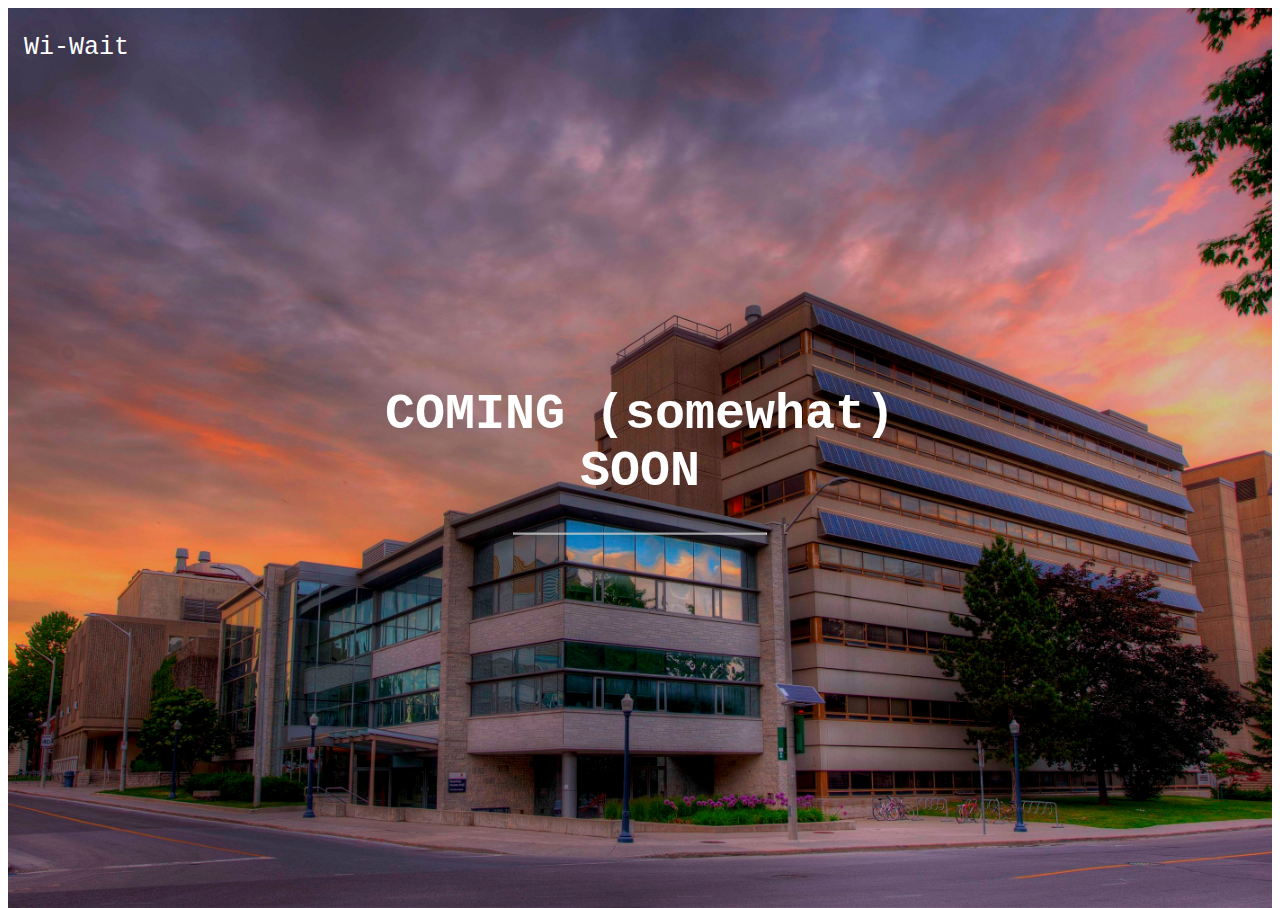
<file: Server/webfiles/wi-wait/index.html>
<!DOCTYPE html>
<link href="test.css" rel="stylesheet" type="text/css">
<script src="test.js"></script>
<html>
<body>
<div class="bgimg">
  <div class="topleft">
    <p>Wi-Wait</p>
  </div>
  <div class="middle">
    <h1>COMING (somewhat) SOON</h1>
    <hr>
    <p id="demo" style="font-size:30px"></p>
  </div>
</div>
</body>
</html>
</file>
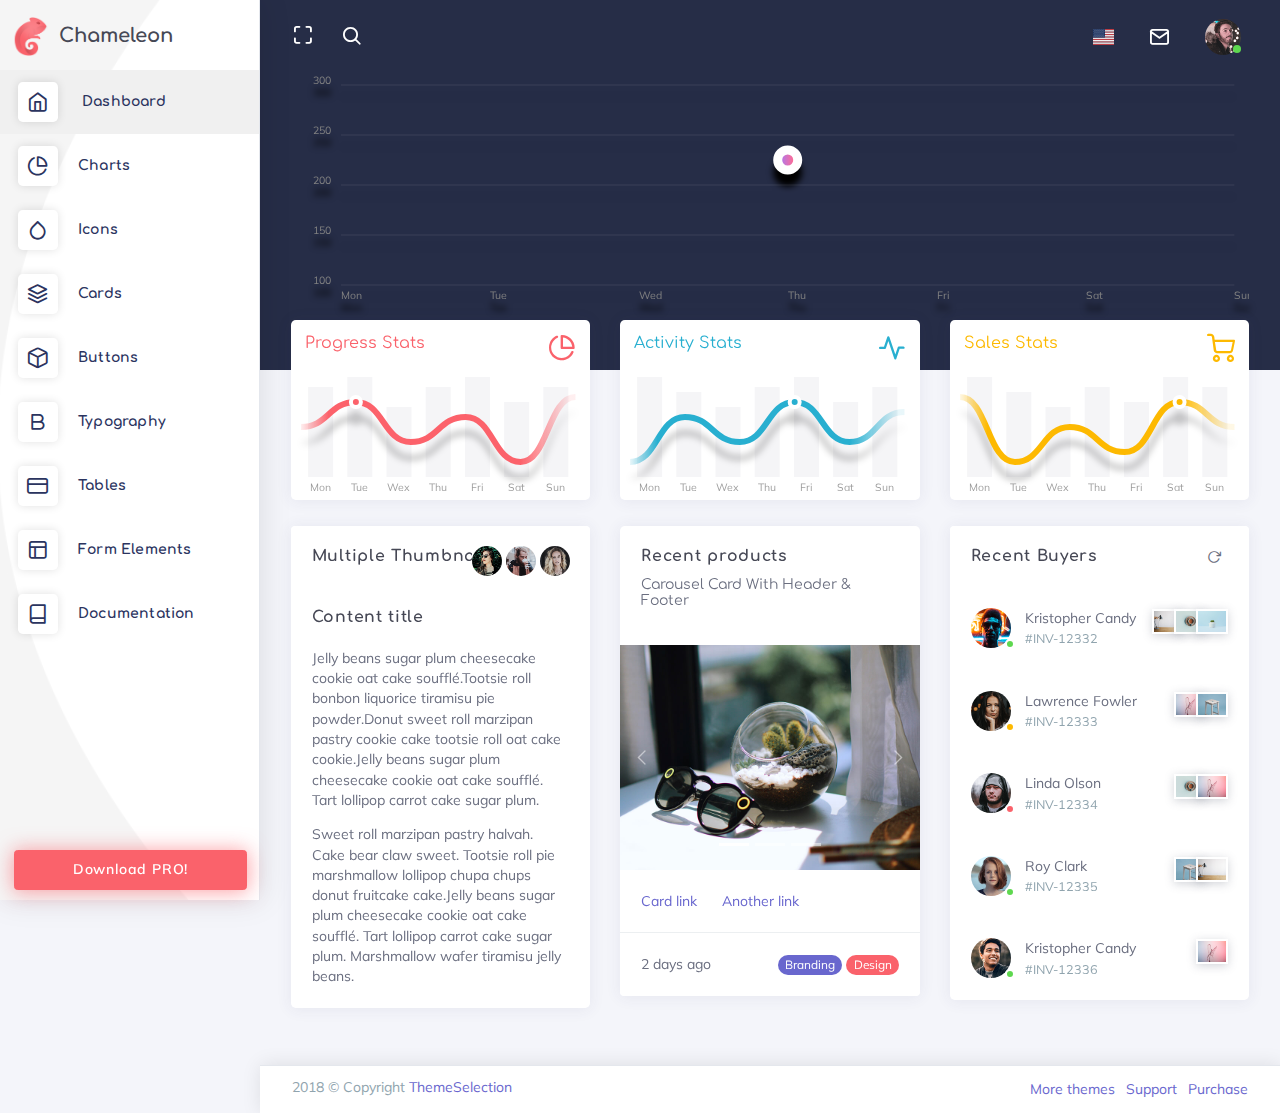
<file: Server/Plotly/templates/HTML Template/index.html>
<!DOCTYPE html>
<html class="loading" lang="en" data-textdirection="ltr">
  <head>
    <meta http-equiv="Content-Type" content="text/html; charset=UTF-8">
    <meta http-equiv="X-UA-Compatible" content="IE=edge">
    <meta name="viewport" content="width=device-width, initial-scale=1.0, user-scalable=0, minimal-ui">
    <meta name="description" content="Chameleon Admin is a modern Bootstrap 4 webapp &amp; admin dashboard html template with a large number of components, elegant design, clean and organized code.">
    <meta name="keywords" content="admin template, Chameleon admin template, dashboard template, gradient admin template, responsive admin template, webapp, eCommerce dashboard, analytic dashboard">
    <meta name="author" content="ThemeSelect">
    <title>Dashboard - Chameleon Admin - Modern Bootstrap 4 WebApp & Dashboard HTML Template + UI Kit</title>
    <link rel="apple-touch-icon" href="theme-assets/images/ico/apple-icon-120.png">
    <link rel="shortcut icon" type="image/x-icon" href="theme-assets/images/ico/favicon.ico">
    <link href="https://fonts.googleapis.com/css?family=Muli:300,300i,400,400i,600,600i,700,700i%7CComfortaa:300,400,700" rel="stylesheet">
    <link href="https://maxcdn.icons8.com/fonts/line-awesome/1.1/css/line-awesome.min.css" rel="stylesheet">
    <!-- BEGIN VENDOR CSS-->
    <link rel="stylesheet" type="text/css" href="theme-assets/css/vendors.css">
    <link rel="stylesheet" type="text/css" href="theme-assets/vendors/css/charts/chartist.css">
    <!-- END VENDOR CSS-->
    <!-- BEGIN CHAMELEON  CSS-->
    <link rel="stylesheet" type="text/css" href="theme-assets/css/app-lite.css">
    <!-- END CHAMELEON  CSS-->
    <!-- BEGIN Page Level CSS-->
    <link rel="stylesheet" type="text/css" href="theme-assets/css/core/menu/menu-types/vertical-menu.css">
    <link rel="stylesheet" type="text/css" href="theme-assets/css/core/colors/palette-gradient.css">
    <link rel="stylesheet" type="text/css" href="theme-assets/css/pages/dashboard-ecommerce.css">
    <!-- END Page Level CSS-->
    <!-- BEGIN Custom CSS-->
    <!-- END Custom CSS-->
  </head>
  <body class="vertical-layout vertical-menu 2-columns   menu-expanded fixed-navbar" data-open="click" data-menu="vertical-menu" data-color="bg-chartbg" data-col="2-columns">

    <!-- fixed-top-->
    <nav class="header-navbar navbar-expand-md navbar navbar-with-menu navbar-without-dd-arrow fixed-top navbar-semi-light">
      <div class="navbar-wrapper">
        <div class="navbar-container content">
          <div class="collapse navbar-collapse show" id="navbar-mobile">
            <ul class="nav navbar-nav mr-auto float-left">
              <li class="nav-item d-block d-md-none"><a class="nav-link nav-menu-main menu-toggle hidden-xs" href="#"><i class="ft-menu"></i></a></li>
              <li class="nav-item d-none d-md-block"><a class="nav-link nav-link-expand" href="#"><i class="ficon ft-maximize"></i></a></li>
              <li class="nav-item dropdown navbar-search"><a class="nav-link dropdown-toggle hide" data-toggle="dropdown" href="#"><i class="ficon ft-search"></i></a>
                <ul class="dropdown-menu">
                  <li class="arrow_box">
                    <form>
                      <div class="input-group search-box">
                        <div class="position-relative has-icon-right full-width">
                          <input class="form-control" id="search" type="text" placeholder="Search here...">
                          <div class="form-control-position navbar-search-close"><i class="ft-x">   </i></div>
                        </div>
                      </div>
                    </form>
                  </li>
                </ul>
              </li>
            </ul>
            <ul class="nav navbar-nav float-right">         
              <li class="dropdown dropdown-language nav-item"><a class="dropdown-toggle nav-link" id="dropdown-flag" href="#" data-toggle="dropdown" aria-haspopup="true" aria-expanded="false"><i class="flag-icon flag-icon-us"></i><span class="selected-language"></span></a>
                <div class="dropdown-menu" aria-labelledby="dropdown-flag">
                  <div class="arrow_box"><a class="dropdown-item" href="#"><i class="flag-icon flag-icon-us"></i> English</a><a class="dropdown-item" href="#"><i class="flag-icon flag-icon-cn"></i> Chinese</a><a class="dropdown-item" href="#"><i class="flag-icon flag-icon-ru"></i> Russian</a><a class="dropdown-item" href="#"><i class="flag-icon flag-icon-fr"></i> French</a><a class="dropdown-item" href="#"><i class="flag-icon flag-icon-es"></i> Spanish</a></div>
                </div>
              </li>
            </ul>
            <ul class="nav navbar-nav float-right">
              <li class="dropdown dropdown-notification nav-item"><a class="nav-link nav-link-label" href="#" data-toggle="dropdown"><i class="ficon ft-mail">             </i></a>
                <div class="dropdown-menu dropdown-menu-right">
                  <div class="arrow_box_right"><a class="dropdown-item" href="#"><i class="ft-book"></i> Read Mail</a><a class="dropdown-item" href="#"><i class="ft-bookmark"></i> Read Later</a><a class="dropdown-item" href="#"><i class="ft-check-square"></i> Mark all Read       </a></div>
                </div>
              </li>
              <li class="dropdown dropdown-user nav-item"><a class="dropdown-toggle nav-link dropdown-user-link" href="#" data-toggle="dropdown">             <span class="avatar avatar-online"><img src="theme-assets/images/portrait/small/avatar-s-19.png" alt="avatar"><i></i></span></a>
                <div class="dropdown-menu dropdown-menu-right">
                  <div class="arrow_box_right"><a class="dropdown-item" href="#"><span class="avatar avatar-online"><img src="theme-assets/images/portrait/small/avatar-s-19.png" alt="avatar"><span class="user-name text-bold-700 ml-1">John Doe</span></span></a>
                    <div class="dropdown-divider"></div><a class="dropdown-item" href="#"><i class="ft-user"></i> Edit Profile</a><a class="dropdown-item" href="#"><i class="ft-mail"></i> My Inbox</a><a class="dropdown-item" href="#"><i class="ft-check-square"></i> Task</a><a class="dropdown-item" href="#"><i class="ft-message-square"></i> Chats</a>
                    <div class="dropdown-divider"></div><a class="dropdown-item" href="#"><i class="ft-power"></i> Logout</a>
                  </div>
                </div>
              </li>
            </ul>
          </div>
        </div>
      </div>
    </nav>

    <!-- ////////////////////////////////////////////////////////////////////////////-->


    <div class="main-menu menu-fixed menu-light menu-accordion    menu-shadow " data-scroll-to-active="true" data-img="theme-assets/images/backgrounds/02.jpg">
      <div class="navbar-header">
        <ul class="nav navbar-nav flex-row">       
          <li class="nav-item mr-auto"><a class="navbar-brand" href="index.html"><img class="brand-logo" alt="Chameleon admin logo" src="theme-assets/images/logo/logo.png"/>
              <h3 class="brand-text">Chameleon</h3></a></li>
          <li class="nav-item d-md-none"><a class="nav-link close-navbar"><i class="ft-x"></i></a></li>
        </ul>
      </div>
      <div class="main-menu-content">
        <ul class="navigation navigation-main" id="main-menu-navigation" data-menu="menu-navigation">
          <li class="active"><a href="index.html"><i class="ft-home"></i><span class="menu-title" data-i18n="">Dashboard</span></a>
          </li>
          <li class=" nav-item"><a href="charts.html"><i class="ft-pie-chart"></i><span class="menu-title" data-i18n="">Charts</span></a>
          </li>
          <li class=" nav-item"><a href="icons.html"><i class="ft-droplet"></i><span class="menu-title" data-i18n="">Icons</span></a>
          </li>
          <li class=" nav-item"><a href="cards.html"><i class="ft-layers"></i><span class="menu-title" data-i18n="">Cards</span></a>
          </li>
          <li class=" nav-item"><a href="buttons.html"><i class="ft-box"></i><span class="menu-title" data-i18n="">Buttons</span></a>
          </li>
          <li class=" nav-item"><a href="typography.html"><i class="ft-bold"></i><span class="menu-title" data-i18n="">Typography</span></a>
          </li>
          <li class=" nav-item"><a href="tables.html"><i class="ft-credit-card"></i><span class="menu-title" data-i18n="">Tables</span></a>
          </li>
          <li class=" nav-item"><a href="form-elements.html"><i class="ft-layout"></i><span class="menu-title" data-i18n="">Form Elements</span></a>
          </li>
          <li class=" nav-item"><a href="https://themeselection.com/demo/chameleon-admin-template/documentation"><i class="ft-book"></i><span class="menu-title" data-i18n="">Documentation</span></a>
          </li>
        </ul>
      </div><a class="btn btn-danger btn-block btn-glow btn-upgrade-pro mx-1" href="https://themeselection.com/products/chameleon-admin-modern-bootstrap-webapp-dashboard-html-template-ui-kit/" target="_blank">Download PRO!</a>
      <div class="navigation-background"></div>
    </div>

    <div class="app-content content">
      <div class="content-wrapper">
        <div class="content-wrapper-before"></div>
        <div class="content-header row">
        </div>
        <div class="content-body"><!-- Chart -->
<div class="row match-height">
    <div class="col-12">
        <div class="">
            <div id="gradient-line-chart1" class="height-250 GradientlineShadow1"></div>
        </div>
    </div>
</div>
<!-- Chart -->
<!-- eCommerce statistic -->
<div class="row">
    <div class="col-xl-4 col-lg-6 col-md-12">
        <div class="card pull-up ecom-card-1 bg-white">
            <div class="card-content ecom-card2 height-180">
                <h5 class="text-muted danger position-absolute p-1">Progress Stats</h5>
                <div>
                    <i class="ft-pie-chart danger font-large-1 float-right p-1"></i>
                </div>
                <div class="progress-stats-container ct-golden-section height-75 position-relative pt-3  ">
                    <div id="progress-stats-bar-chart"></div>
                    <div id="progress-stats-line-chart" class="progress-stats-shadow"></div>
                </div>
            </div>
        </div>
    </div>
    <div class="col-xl-4 col-lg-6 col-md-12">
        <div class="card pull-up ecom-card-1 bg-white">
            <div class="card-content ecom-card2 height-180">
                <h5 class="text-muted info position-absolute p-1">Activity Stats</h5>
                <div>
                    <i class="ft-activity info font-large-1 float-right p-1"></i>
                </div>
                <div class="progress-stats-container ct-golden-section height-75 position-relative pt-3">
                    <div id="progress-stats-bar-chart1"></div>
                    <div id="progress-stats-line-chart1" class="progress-stats-shadow"></div>
                </div>
            </div>
        </div>
    </div>
    <div class="col-xl-4 col-lg-12">
        <div class="card pull-up ecom-card-1 bg-white">
            <div class="card-content ecom-card2 height-180">
                <h5 class="text-muted warning position-absolute p-1">Sales Stats</h5>
                <div>
                    <i class="ft-shopping-cart warning font-large-1 float-right p-1"></i>
                </div>
                <div class="progress-stats-container ct-golden-section height-75 position-relative pt-3">
                    <div id="progress-stats-bar-chart2"></div>
                    <div id="progress-stats-line-chart2" class="progress-stats-shadow"></div>
                </div>
            </div>
        </div>
    </div>
</div>
<!--/ eCommerce statistic -->

<!-- Statistics -->
<div class="row match-height">
    <div class="col-xl-4 col-lg-12">
            <div class="card">
                <div class="card-header">
                    <h4 class="card-title" id="heading-multiple-thumbnails">Multiple Thumbnail</h4>
                    <a class="heading-elements-toggle">
                        <i class="la la-ellipsis-v font-medium-3"></i>
                    </a>
                    <div class="heading-elements">
                        <span class="avatar">
                            <img src="theme-assets/images/portrait/small/avatar-s-2.png" alt="avatar">
                        </span>
                        <span class="avatar">
                            <img src="theme-assets/images/portrait/small/avatar-s-3.png" alt="avatar">
                        </span>
                        <span class="avatar">
                            <img src="theme-assets/images/portrait/small/avatar-s-4.png" alt="avatar">
                        </span>
                    </div>
                </div>
                <div class="card-content">
                    <div class="card-body">
                        <h4 class="card-title">Content title</h4>
                        <p class="card-text">Jelly beans sugar plum cheesecake cookie oat cake soufflé.Tootsie roll bonbon liquorice tiramisu pie powder.Donut sweet
                            roll marzipan pastry cookie cake tootsie roll oat cake cookie.Jelly beans sugar plum cheesecake cookie oat cake soufflé. Tart lollipop carrot cake sugar plum. </p>
                        <p class="card-text">Sweet roll marzipan pastry halvah. Cake bear claw sweet. Tootsie roll pie marshmallow lollipop chupa chups donut fruitcake
                            cake.Jelly beans sugar plum cheesecake cookie oat cake soufflé. Tart lollipop carrot cake sugar plum. Marshmallow
                            wafer tiramisu jelly beans.</p>
                    </div>
                </div>
            </div>
    </div>
    <div class="col-xl-4 col-lg-12">
        <div class="card">
            <div class="card-content">
                <div class="card-body">
                    <h4 class="card-title">Recent products</h4>
                    <h6 class="card-subtitle text-muted">Carousel Card With Header & Footer</h6>
                </div>
                <div id="carousel-area" class="carousel slide" data-ride="carousel">
                    <ol class="carousel-indicators">
                        <li data-target="#carousel-area" data-slide-to="0" class="active"></li>
                        <li data-target="#carousel-area" data-slide-to="1"></li>
                        <li data-target="#carousel-area" data-slide-to="2"></li>
                    </ol>
                    <div class="carousel-inner" role="listbox">
                        <div class="carousel-item active">
                            <img src="theme-assets/images/carousel/08.jpg" class="d-block w-100" alt="First slide">
                        </div>
                        <div class="carousel-item">
                            <img src="theme-assets/images/carousel/03.jpg" class="d-block w-100" alt="Second slide">
                        </div>
                        <div class="carousel-item">
                            <img src="theme-assets/images/carousel/01.jpg" class="d-block w-100" alt="Third slide">
                        </div>
                    </div>
                    <a class="carousel-control-prev" href="#carousel-area" role="button" data-slide="prev">
                            <span class="la la-angle-left" aria-hidden="true"></span>
                            <span class="sr-only">Previous</span>
                        </a>
                    <a class="carousel-control-next" href="#carousel-area" role="button" data-slide="next">
                            <span class="la la-angle-right icon-next" aria-hidden="true"></span>
                            <span class="sr-only">Next</span>
                        </a>
                </div>
                <div class="card-body">
                    <a href="#" class="card-link">Card link</a>
                    <a href="#" class="card-link">Another link</a>
                </div>
            </div>
            <div class="card-footer border-top-blue-grey border-top-lighten-5 text-muted">
                <span class="float-left">2 days ago</span>
                <span class="tags float-right">
                    <span class="badge badge-pill badge-primary">Branding</span>
                    <span class="badge badge-pill badge-danger">Design</span>
                </span>
            </div>
        </div>
    </div>
    <div class="col-xl-4 col-lg-12">
        <div class="card">
            <div class="card-header">
                <h4 class="card-title">Recent Buyers</h4>
                <a class="heading-elements-toggle">
                    <i class="fa fa-ellipsis-v font-medium-3"></i>
                </a>
                <div class="heading-elements">
                    <ul class="list-inline mb-0">
                        <li>
                            <a data-action="reload">
                                <i class="ft-rotate-cw"></i>
                            </a>
                        </li>
                    </ul>
                </div>
            </div>
            <div class="card-content">
                <div id="recent-buyers" class="media-list">
                    <a href="#" class="media border-0">
                        <div class="media-left pr-1">
                            <span class="avatar avatar-md avatar-online">
                                <img class="media-object rounded-circle" src="theme-assets/images/portrait/small/avatar-s-7.png" alt="Generic placeholder image">
                                <i></i>
                            </span>
                        </div>
                        <div class="media-body w-100">
                            <span class="list-group-item-heading">Kristopher Candy

                            </span>
                            <ul class="list-unstyled users-list m-0 float-right">
                                <li data-toggle="tooltip" data-popup="tooltip-custom" data-original-title="Product 1" class="avatar avatar-sm pull-up">
                                    <img class="media-object rounded-circle no-border-top-radius no-border-bottom-radius" src="theme-assets/images/portfolio/portfolio-1.jpg"
                                        alt="Avatar">
                                </li>
                                <li data-toggle="tooltip" data-popup="tooltip-custom" data-original-title="Product 2" class="avatar avatar-sm pull-up">
                                    <img class="media-object rounded-circle no-border-top-radius no-border-bottom-radius" src="theme-assets/images/portfolio/portfolio-2.jpg"
                                        alt="Avatar">
                                </li>
                                <li data-toggle="tooltip" data-popup="tooltip-custom" data-original-title="Product 3" class="avatar avatar-sm pull-up">
                                    <img class="media-object rounded-circle no-border-top-radius no-border-bottom-radius" src="theme-assets/images/portfolio/portfolio-4.jpg"
                                        alt="Avatar">
                                </li>
                            </ul>
                            <p class="list-group-item-text mb-0">
                                <span class="blue-grey lighten-2 font-small-3"> #INV-12332 </span>
                            </p>
                        </div>
                    </a>
                    <a href="#" class="media border-0">
                        <div class="media-left pr-1">
                            <span class="avatar avatar-md avatar-away">
                                <img class="media-object rounded-circle" src="theme-assets/images/portrait/small/avatar-s-8.png" alt="Generic placeholder image">
                                <i></i>
                            </span>
                        </div>
                        <div class="media-body w-100">
                            <span class="list-group-item-heading">Lawrence Fowler

                            </span>
                            <ul class="list-unstyled users-list m-0 float-right">
                                <li data-toggle="tooltip" data-popup="tooltip-custom" data-original-title="Product 1" class="avatar avatar-sm pull-up">
                                    <img class="media-object rounded-circle no-border-top-radius no-border-bottom-radius" src="theme-assets/images/portfolio/portfolio-5.jpg"
                                        alt="Avatar">
                                </li>
                                <li data-toggle="tooltip" data-popup="tooltip-custom" data-original-title="Product 2" class="avatar avatar-sm pull-up">
                                    <img class="media-object rounded-circle no-border-top-radius no-border-bottom-radius" src="theme-assets/images/portfolio/portfolio-6.jpg"
                                        alt="Avatar">
                                </li>
                            </ul>
                            <p class="list-group-item-text mb-0">
                                <span class="blue-grey lighten-2 font-small-3"> #INV-12333 </span>
                            </p>
                        </div>
                    </a>
                    <a href="#" class="media border-0">
                        <div class="media-left pr-1">
                            <span class="avatar avatar-md avatar-busy">
                                <img class="media-object rounded-circle" src="theme-assets/images/portrait/small/avatar-s-9.png" alt="Generic placeholder image">
                                <i></i>
                            </span>
                        </div>
                        <div class="media-body w-100">
                            <span class="list-group-item-heading">Linda Olson

                            </span>
                            <ul class="list-unstyled users-list m-0 float-right">
                                <li data-toggle="tooltip" data-popup="tooltip-custom" data-original-title="Product 1" class="avatar avatar-sm pull-up">
                                    <img class="media-object rounded-circle no-border-top-radius no-border-bottom-radius" src="theme-assets/images/portfolio/portfolio-2.jpg"
                                        alt="Avatar">
                                </li>
                                <li data-toggle="tooltip" data-popup="tooltip-custom" data-original-title="Product 2" class="avatar avatar-sm pull-up">
                                    <img class="media-object rounded-circle no-border-top-radius no-border-bottom-radius" src="theme-assets/images/portfolio/portfolio-5.jpg"
                                        alt="Avatar">
                                </li>
                            </ul>
                            <p class="list-group-item-text mb-0">
                                <span class="blue-grey lighten-2 font-small-3"> #INV-12334 </span>
                            </p>
                        </div>
                    </a>
                    <a href="#" class="media border-0">
                        <div class="media-left pr-1">
                            <span class="avatar avatar-md avatar-online">
                                <img class="media-object rounded-circle" src="theme-assets/images/portrait/small/avatar-s-10.png" alt="Generic placeholder image">
                                <i></i>
                            </span>
                        </div>
                        <div class="media-body w-100">
                            <span class="list-group-item-heading">Roy Clark

                            </span>
                            <ul class="list-unstyled users-list m-0 float-right">
                                <li data-toggle="tooltip" data-popup="tooltip-custom" data-original-title="Product 1" class="avatar avatar-sm pull-up">
                                    <img class="media-object rounded-circle no-border-top-radius no-border-bottom-radius" src="theme-assets/images/portfolio/portfolio-6.jpg"
                                        alt="Avatar">
                                </li>
                                <li data-toggle="tooltip" data-popup="tooltip-custom" data-original-title="Product 2" class="avatar avatar-sm pull-up">
                                    <img class="media-object rounded-circle no-border-top-radius no-border-bottom-radius" src="theme-assets/images/portfolio/portfolio-1.jpg"
                                        alt="Avatar">
                                </li>
                            </ul>
                            <p class="list-group-item-text mb-0">
                                <span class="blue-grey lighten-2 font-small-3"> #INV-12335 </span>
                            </p>
                        </div>
                    </a>
                    <a href="#" class="media border-0">
                        <div class="media-left pr-1">
                            <span class="avatar avatar-md avatar-online">
                                <img class="media-object rounded-circle" src="theme-assets/images/portrait/small/avatar-s-11.png" alt="Generic placeholder image">
                                <i></i>
                            </span>
                        </div>
                        <div class="media-body w-100">
                            <span class="list-group-item-heading">Kristopher Candy

                            </span>
                            <ul class="list-unstyled users-list m-0 float-right">
                                <li data-toggle="tooltip" data-popup="tooltip-custom" data-original-title="Product 1" class="avatar avatar-sm pull-up">
                                    <img class="media-object rounded-circle no-border-top-radius no-border-bottom-radius" src="theme-assets/images/portfolio/portfolio-5.jpg"
                                        alt="Avatar">
                                </li>
                            </ul>
                            <p class="list-group-item-text mb-0">
                                <span class="blue-grey lighten-2 font-small-3"> #INV-12336 </span>
                            </p>
                        </div>
                    </a>
                </div>
            </div>
        </div>
    </div>
</div>
<!--/ Statistics -->
        </div>
      </div>
    </div>
    <!-- ////////////////////////////////////////////////////////////////////////////-->


    <footer class="footer footer-static footer-light navbar-border navbar-shadow">
      <div class="clearfix blue-grey lighten-2 text-sm-center mb-0 px-2"><span class="float-md-left d-block d-md-inline-block">2018  &copy; Copyright <a class="text-bold-800 grey darken-2" href="https://themeselection.com" target="_blank">ThemeSelection</a></span>
        <ul class="list-inline float-md-right d-block d-md-inline-blockd-none d-lg-block mb-0">
          <li class="list-inline-item"><a class="my-1" href="https://themeselection.com/" target="_blank"> More themes</a></li>
          <li class="list-inline-item"><a class="my-1" href="https://themeselection.com/support" target="_blank"> Support</a></li>
          <li class="list-inline-item"><a class="my-1" href="https://themeselection.com/products/chameleon-admin-modern-bootstrap-webapp-dashboard-html-template-ui-kit/" target="_blank"> Purchase</a></li>
        </ul>
      </div>
    </footer>

    <!-- BEGIN VENDOR JS-->
    <script src="theme-assets/vendors/js/vendors.min.js" type="text/javascript"></script>
    <!-- BEGIN VENDOR JS-->
    <!-- BEGIN PAGE VENDOR JS-->
    <script src="theme-assets/vendors/js/charts/chartist.min.js" type="text/javascript"></script>
    <!-- END PAGE VENDOR JS-->
    <!-- BEGIN CHAMELEON  JS-->
    <script src="theme-assets/js/core/app-menu-lite.js" type="text/javascript"></script>
    <script src="theme-assets/js/core/app-lite.js" type="text/javascript"></script>
    <!-- END CHAMELEON  JS-->
    <!-- BEGIN PAGE LEVEL JS-->
    <script src="theme-assets/js/scripts/pages/dashboard-lite.js" type="text/javascript"></script>
    <!-- END PAGE LEVEL JS-->
  </body>
</html>
</file>
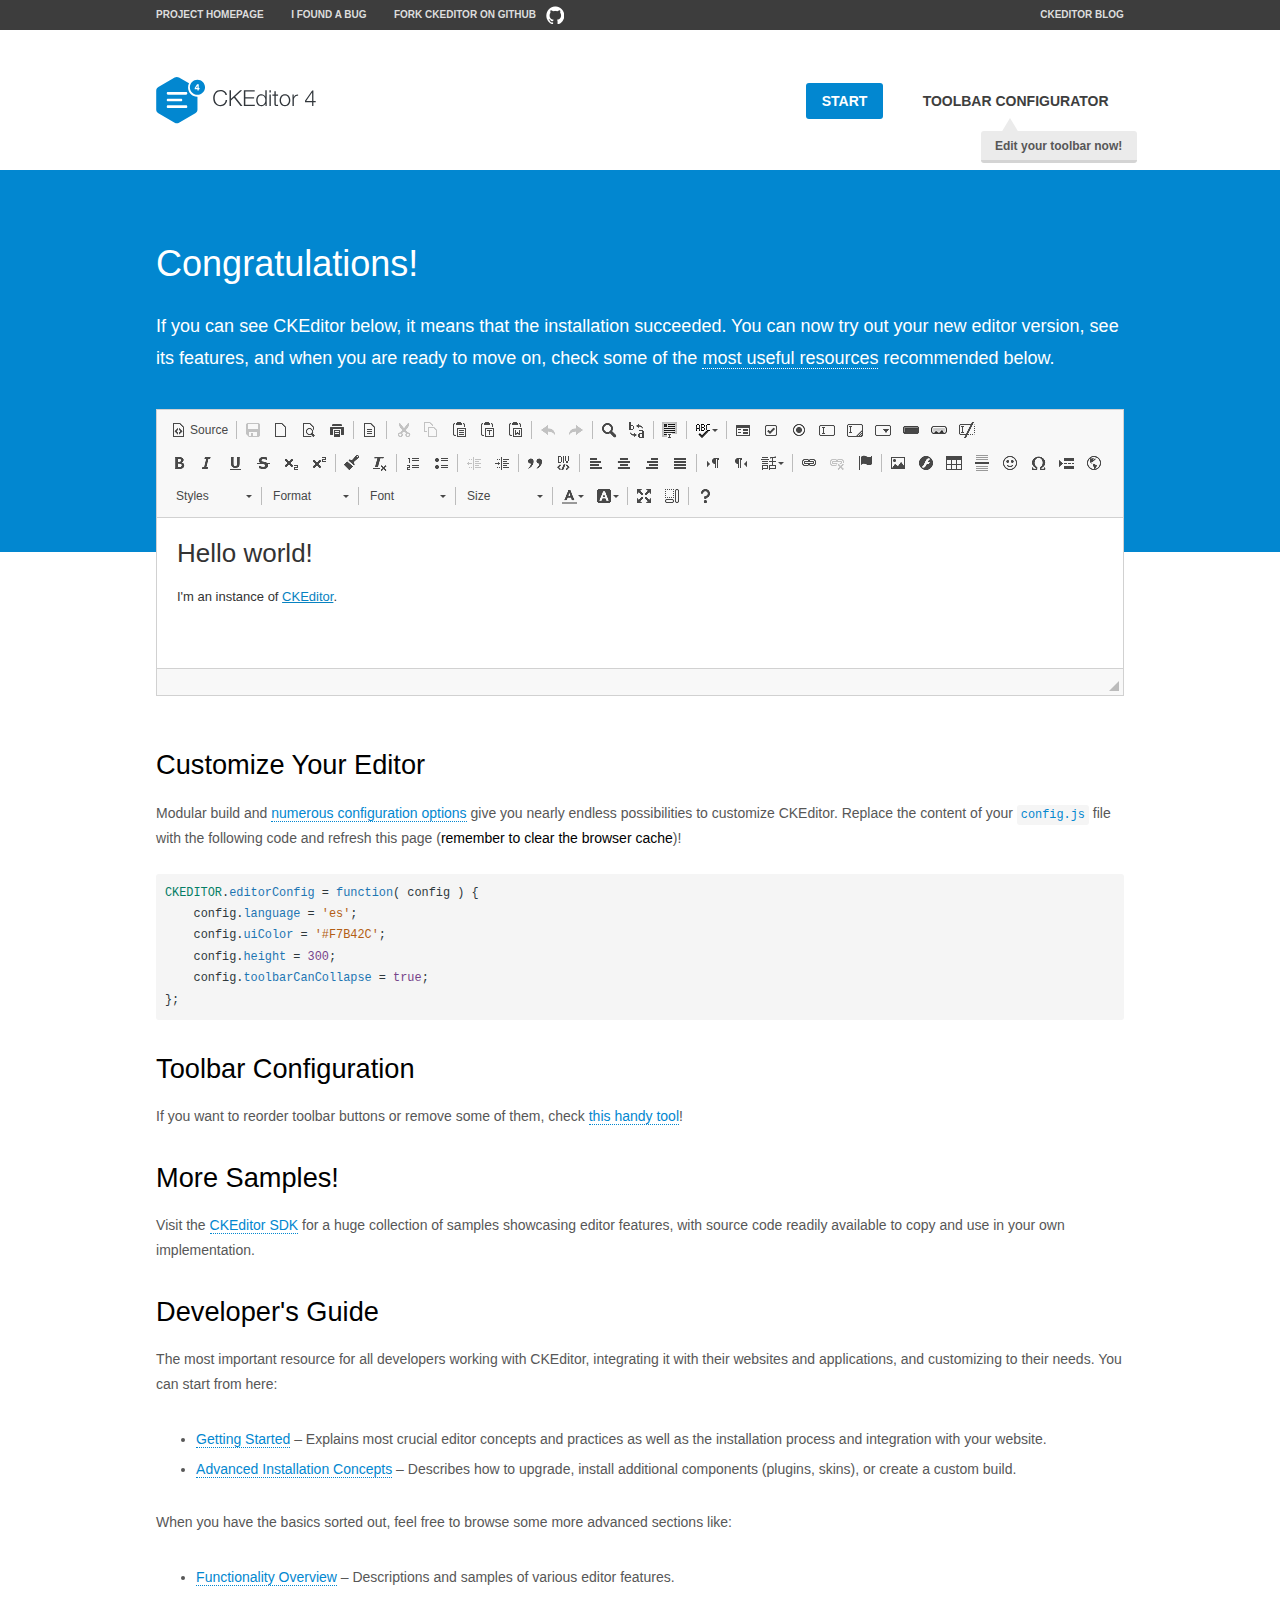
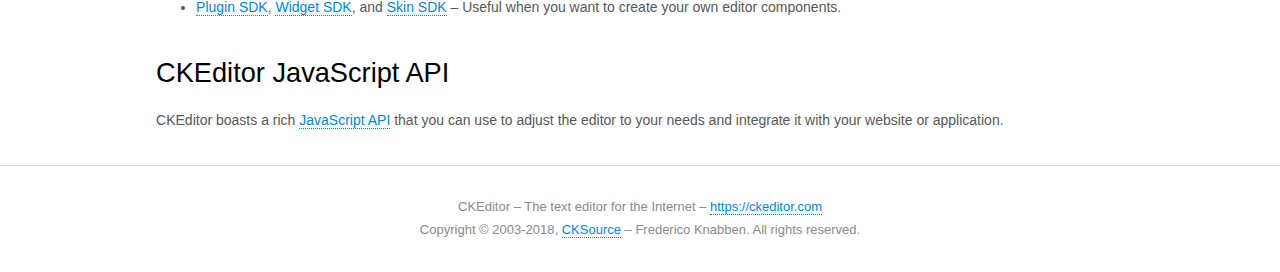
<file: Server/Plotly/templates/HTML Template/theme-assets/vendors/js/editors/ckeditor/samples/index.html>
<!DOCTYPE html>
<!--
Copyright (c) 2003-2018, CKSource - Frederico Knabben. All rights reserved.
For licensing, see LICENSE.md or https://ckeditor.com/legal/ckeditor-oss-license
-->
<html>
<head>
	<meta charset="utf-8">
	<title>CKEditor Sample</title>
	<script src="../ckeditor.js"></script>
	<script src="js/sample.js"></script>
	<link rel="stylesheet" href="css/samples.css">
	<link rel="stylesheet" href="toolbarconfigurator/lib/codemirror/neo.css">
</head>
<body id="main">

<nav class="navigation-a">
	<div class="grid-container">
		<ul class="navigation-a-left grid-width-70">
			<li><a href="https://ckeditor.com/ckeditor-4/">Project Homepage</a></li>
			<li><a href="https://github.com/ckeditor/ckeditor-dev/issues">I found a bug</a></li>
			<li><a href="http://github.com/ckeditor/ckeditor-dev" class="icon-pos-right icon-navigation-a-github">Fork CKEditor on GitHub</a></li>
		</ul>
		<ul class="navigation-a-right grid-width-30">
			<li><a href="https://ckeditor.com/blog/">CKEditor Blog</a></li>
		</ul>
	</div>
</nav>

<header class="header-a">
	<div class="grid-container">
		<h1 class="header-a-logo grid-width-30">
			<a href="index.html"><img src="img/logo.svg" onerror="this.src='img/logo.png'; this.onerror=null;" alt="CKEditor Sample"></a>
		</h1>

		<nav class="navigation-b grid-width-70">
			<ul>
				<li><a href="index.html" class="button-a button-a-background">Start</a></li>
				<li><a href="toolbarconfigurator/index.html" class="button-a">Toolbar configurator <span class="balloon-a balloon-a-nw">Edit your toolbar now!</span></a></li>
			</ul>
		</nav>
	</div>
</header>

<main>
	<div class="adjoined-top">
		<div class="grid-container">
			<div class="content grid-width-100">
				<h1>Congratulations!</h1>
				<p>
					If you can see CKEditor below, it means that the installation succeeded.
					You can now try out your new editor version, see its features, and when you are ready to move on, check some of the <a href="#sample-customize">most useful resources</a> recommended below.
				</p>
			</div>
		</div>
	</div>
	<div class="adjoined-bottom">
		<div class="grid-container">
			<div class="grid-width-100">
				<div id="editor">
					<h1>Hello world!</h1>
					<p>I'm an instance of <a href="https://ckeditor.com">CKEditor</a>.</p>
				</div>
			</div>
		</div>
	</div>

	<div class="grid-container">
		<div class="content grid-width-100">
			<section id="sample-customize">
				<h2>Customize Your Editor</h2>
				<p>Modular build and <a href="https://docs.ckeditor.com/ckeditor4/docs/#!/guide/dev_configuration">numerous configuration options</a> give you nearly endless possibilities to customize CKEditor. Replace the content of your <code><a href="../config.js">config.js</a></code> file with the following code and refresh this page (<strong>remember to clear the browser cache</strong>)!</p>
		<pre class="cm-s-neo CodeMirror"><code><span style="padding-right: 0.1px;"><span class="cm-variable">CKEDITOR</span>.<span class="cm-property">editorConfig</span> <span class="cm-operator">=</span> <span class="cm-keyword">function</span>( <span class="cm-def">config</span> ) {</span>
<span style="padding-right: 0.1px;"><span class="cm-tab">	</span><span class="cm-variable-2">config</span>.<span class="cm-property">language</span> <span class="cm-operator">=</span> <span class="cm-string">'es'</span>;</span>
<span style="padding-right: 0.1px;"><span class="cm-tab">	</span><span class="cm-variable-2">config</span>.<span class="cm-property">uiColor</span> <span class="cm-operator">=</span> <span class="cm-string">'#F7B42C'</span>;</span>
<span style="padding-right: 0.1px;"><span class="cm-tab">	</span><span class="cm-variable-2">config</span>.<span class="cm-property">height</span> <span class="cm-operator">=</span> <span class="cm-number">300</span>;</span>
<span style="padding-right: 0.1px;"><span class="cm-tab">	</span><span class="cm-variable-2">config</span>.<span class="cm-property">toolbarCanCollapse</span> <span class="cm-operator">=</span> <span class="cm-atom">true</span>;</span>
<span style="padding-right: 0.1px;">};</span></code></pre>
			</section>

			<section>
				<h2>Toolbar Configuration</h2>
				<p>If you want to reorder toolbar buttons or remove some of them, check <a href="toolbarconfigurator/index.html">this handy tool</a>!</p>
			</section>

			<section>
				<h2>More Samples!</h2>
				<p>Visit the <a href="https://sdk.ckeditor.com">CKEditor SDK</a> for a huge collection of samples showcasing editor features, with source code readily available to copy and use in your own implementation.</p>
			</section>

			<section>
				<h2>Developer's Guide</h2>
				<p>The most important resource for all developers working with CKEditor, integrating it with their websites and applications, and customizing to their needs. You can start from here:</p>
				<ul>
					<li><a href="https://docs.ckeditor.com/ckeditor4/docs/#!/guide/dev_installation">Getting Started</a> &ndash; Explains most crucial editor concepts and practices as well as the installation process and integration with your website.</li>
					<li><a href="https://docs.ckeditor.com/ckeditor4/docs/#!/guide/dev_advanced_installation">Advanced Installation Concepts</a> &ndash; Describes how to upgrade, install additional components (plugins, skins), or create a custom build.</li>
				</ul>
					<p>When you have the basics sorted out, feel free to browse some more advanced sections like:</p>
				<ul>
					<li><a href="https://docs.ckeditor.com/ckeditor4/docs/#!/guide/dev_features">Functionality Overview</a> &ndash; Descriptions and samples of various editor features.</li>
					<li><a href="https://docs.ckeditor.com/ckeditor4/docs/#!/guide/plugin_sdk_intro">Plugin SDK</a>, <a href="https://docs.ckeditor.com/ckeditor4/docs/#!/guide/widget_sdk_intro">Widget SDK</a>, and <a href="https://docs.ckeditor.com/ckeditor4/docs/#!/guide/skin_sdk_intro">Skin SDK</a> &ndash; Useful when you want to create your own editor components.</li>
				</ul>
			</section>

			<section>
				<h2>CKEditor JavaScript API</h2>
				<p>CKEditor boasts a rich <a href="https://docs.ckeditor.com/ckeditor4/docs/#!/api">JavaScript API</a> that you can use to adjust the editor to your needs and integrate it with your website or application.</p>
			</section>
		</div>
	</div>
</main>

<footer class="footer-a grid-container">
	<div class="grid-container">
		<p class="grid-width-100">
			CKEditor &ndash; The text editor for the Internet &ndash; <a class="samples" href="https://ckeditor.com/">https://ckeditor.com</a>
		</p>
		<p class="grid-width-100" id="copy">
			Copyright &copy; 2003-2018, <a class="samples" href="https://cksource.com/">CKSource</a> &ndash; Frederico Knabben. All rights reserved.
		</p>
	</div>
</footer>
<script>
	initSample();
</script>

</body>
</html>
</file>
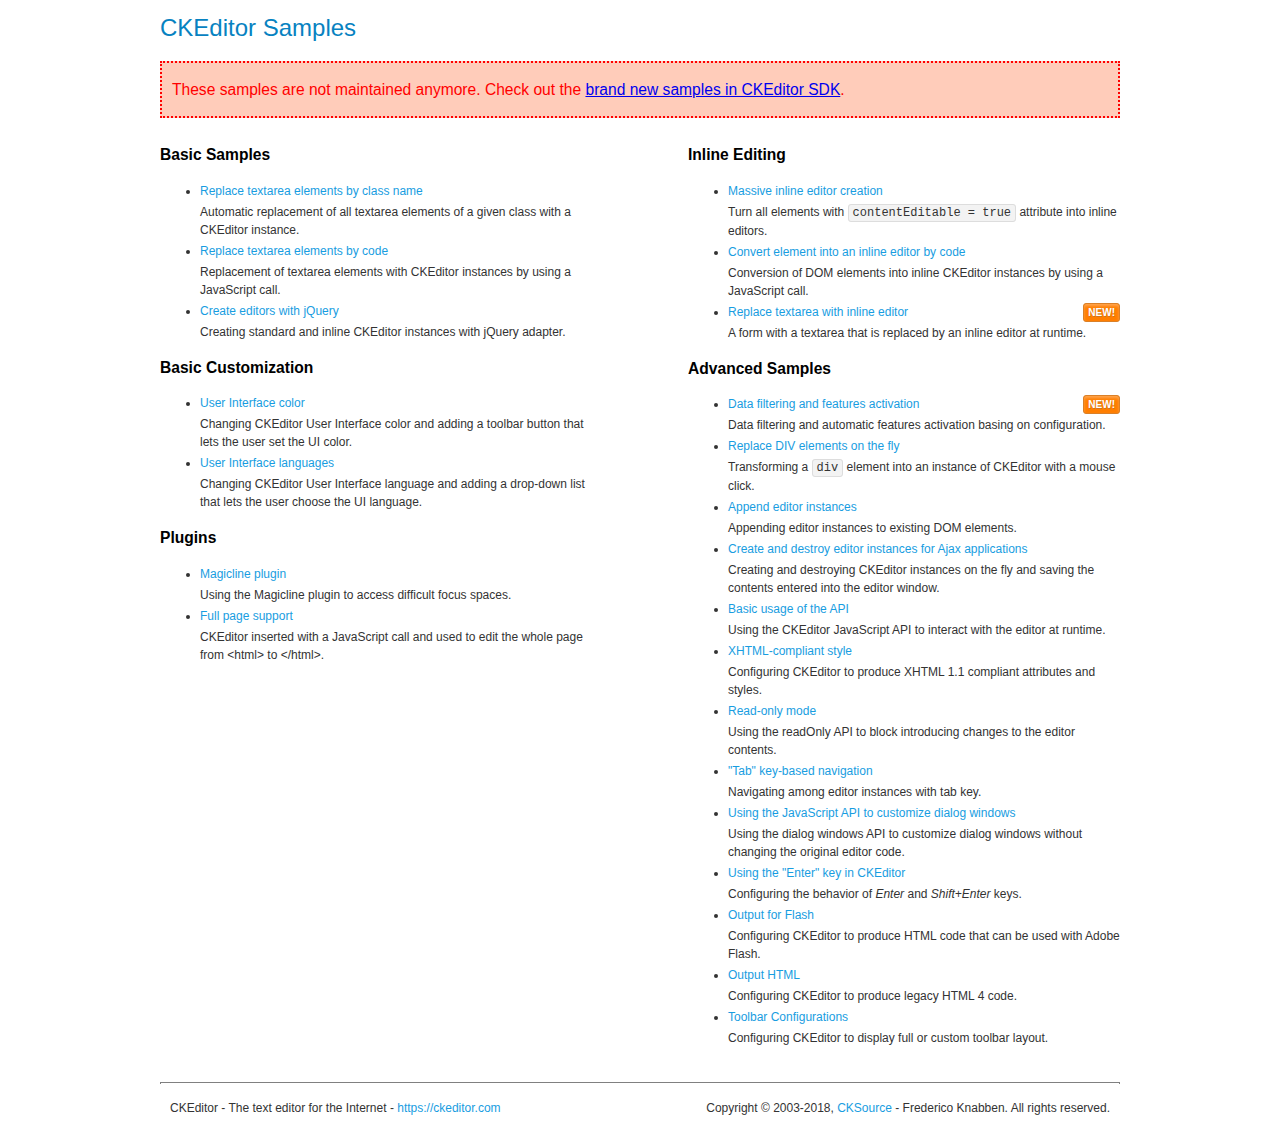
<file: Server/Plotly/templates/HTML Template/theme-assets/vendors/js/editors/ckeditor/samples/old/index.html>
<!DOCTYPE html>
<!--
Copyright (c) 2003-2018, CKSource - Frederico Knabben. All rights reserved.
For licensing, see LICENSE.md or https://ckeditor.com/legal/ckeditor-oss-license
-->
<html>
<head>
	<meta charset="utf-8">
	<title>CKEditor Samples</title>
	<link rel="stylesheet" href="sample.css">
</head>
<body>
	<h1 class="samples">
		CKEditor Samples
	</h1>
	<div class="warning deprecated">
		These samples are not maintained anymore. Check out the <a href="https://sdk.ckeditor.com/">brand new samples in CKEditor SDK</a>.
	</div>
	<div class="twoColumns">
		<div class="twoColumnsLeft">
			<h2 class="samples">
				Basic Samples
			</h2>
			<dl class="samples">
				<dt><a class="samples" href="replacebyclass.html">Replace textarea elements by class name</a></dt>
				<dd>Automatic replacement of all textarea elements of a given class with a CKEditor instance.</dd>

				<dt><a class="samples" href="replacebycode.html">Replace textarea elements by code</a></dt>
				<dd>Replacement of textarea elements with CKEditor instances by using a JavaScript call.</dd>

				<dt><a class="samples" href="jquery.html">Create editors with jQuery</a></dt>
				<dd>Creating standard and inline CKEditor instances with jQuery adapter.</dd>
			</dl>

			<h2 class="samples">
				Basic Customization
			</h2>
			<dl class="samples">
				<dt><a class="samples" href="uicolor.html">User Interface color</a></dt>
				<dd>Changing CKEditor User Interface color and adding a toolbar button that lets the user set the UI color.</dd>

				<dt><a class="samples" href="uilanguages.html">User Interface languages</a></dt>
				<dd>Changing CKEditor User Interface language and adding a drop-down list that lets the user choose the UI language.</dd>
			</dl>


			<h2 class="samples">Plugins</h2>
<dl class="samples">
<dt><a class="samples" href="magicline/magicline.html">Magicline plugin</a></dt>
<dd>Using the Magicline plugin to access difficult focus spaces.</dd>

<dt><a class="samples" href="wysiwygarea/fullpage.html">Full page support</a></dt>
<dd>CKEditor inserted with a JavaScript call and used to edit the whole page from &lt;html&gt; to &lt;/html&gt;.</dd>
</dl>
		</div>
		<div class="twoColumnsRight">
			<h2 class="samples">
				Inline Editing
			</h2>
			<dl class="samples">
				<dt><a class="samples" href="inlineall.html">Massive inline editor creation</a></dt>
				<dd>Turn all elements with <code>contentEditable = true</code> attribute into inline editors.</dd>

				<dt><a class="samples" href="inlinebycode.html">Convert element into an inline editor by code</a></dt>
				<dd>Conversion of DOM elements into inline CKEditor instances by using a JavaScript call.</dd>

				<dt><a class="samples" href="inlinetextarea.html">Replace textarea with inline editor</a> <span class="new">New!</span></dt>
				<dd>A form with a textarea that is replaced by an inline editor at runtime.</dd>

				
			</dl>

			<h2 class="samples">
				Advanced Samples
			</h2>
			<dl class="samples">
				<dt><a class="samples" href="datafiltering.html">Data filtering and features activation</a> <span class="new">New!</span></dt>
				<dd>Data filtering and automatic features activation basing on configuration.</dd>

				<dt><a class="samples" href="divreplace.html">Replace DIV elements on the fly</a></dt>
				<dd>Transforming a <code>div</code> element into an instance of CKEditor with a mouse click.</dd>

				<dt><a class="samples" href="appendto.html">Append editor instances</a></dt>
				<dd>Appending editor instances to existing DOM elements.</dd>

				<dt><a class="samples" href="ajax.html">Create and destroy editor instances for Ajax applications</a></dt>
				<dd>Creating and destroying CKEditor instances on the fly and saving the contents entered into the editor window.</dd>

				<dt><a class="samples" href="api.html">Basic usage of the API</a></dt>
				<dd>Using the CKEditor JavaScript API to interact with the editor at runtime.</dd>

				<dt><a class="samples" href="xhtmlstyle.html">XHTML-compliant style</a></dt>
				<dd>Configuring CKEditor to produce XHTML 1.1 compliant attributes and styles.</dd>

				<dt><a class="samples" href="readonly.html">Read-only mode</a></dt>
				<dd>Using the readOnly API to block introducing changes to the editor contents.</dd>

				<dt><a class="samples" href="tabindex.html">"Tab" key-based navigation</a></dt>
				<dd>Navigating among editor instances with tab key.</dd>


				
<dt><a class="samples" href="dialog/dialog.html">Using the JavaScript API to customize dialog windows</a></dt>
<dd>Using the dialog windows API to customize dialog windows without changing the original editor code.</dd>

<dt><a class="samples" href="enterkey/enterkey.html">Using the &quot;Enter&quot; key in CKEditor</a></dt>
<dd>Configuring the behavior of <em>Enter</em> and <em>Shift+Enter</em> keys.</dd>

<dt><a class="samples" href="htmlwriter/outputforflash.html">Output for Flash</a></dt>
<dd>Configuring CKEditor to produce HTML code that can be used with Adobe Flash.</dd>

<dt><a class="samples" href="htmlwriter/outputhtml.html">Output HTML</a></dt>
<dd>Configuring CKEditor to produce legacy HTML 4 code.</dd>

<dt><a class="samples" href="toolbar/toolbar.html">Toolbar Configurations</a></dt>
<dd>Configuring CKEditor to display full or custom toolbar layout.</dd>

			</dl>
		</div>
	</div>
	<div id="footer">
		<hr>
		<p>
			CKEditor - The text editor for the Internet - <a class="samples" href="https://ckeditor.com/">https://ckeditor.com</a>
		</p>
		<p id="copy">
			Copyright &copy; 2003-2018, <a class="samples" href="https://cksource.com/">CKSource</a> - Frederico Knabben. All rights reserved.
		</p>
	</div>
</body>
</html>
</file>
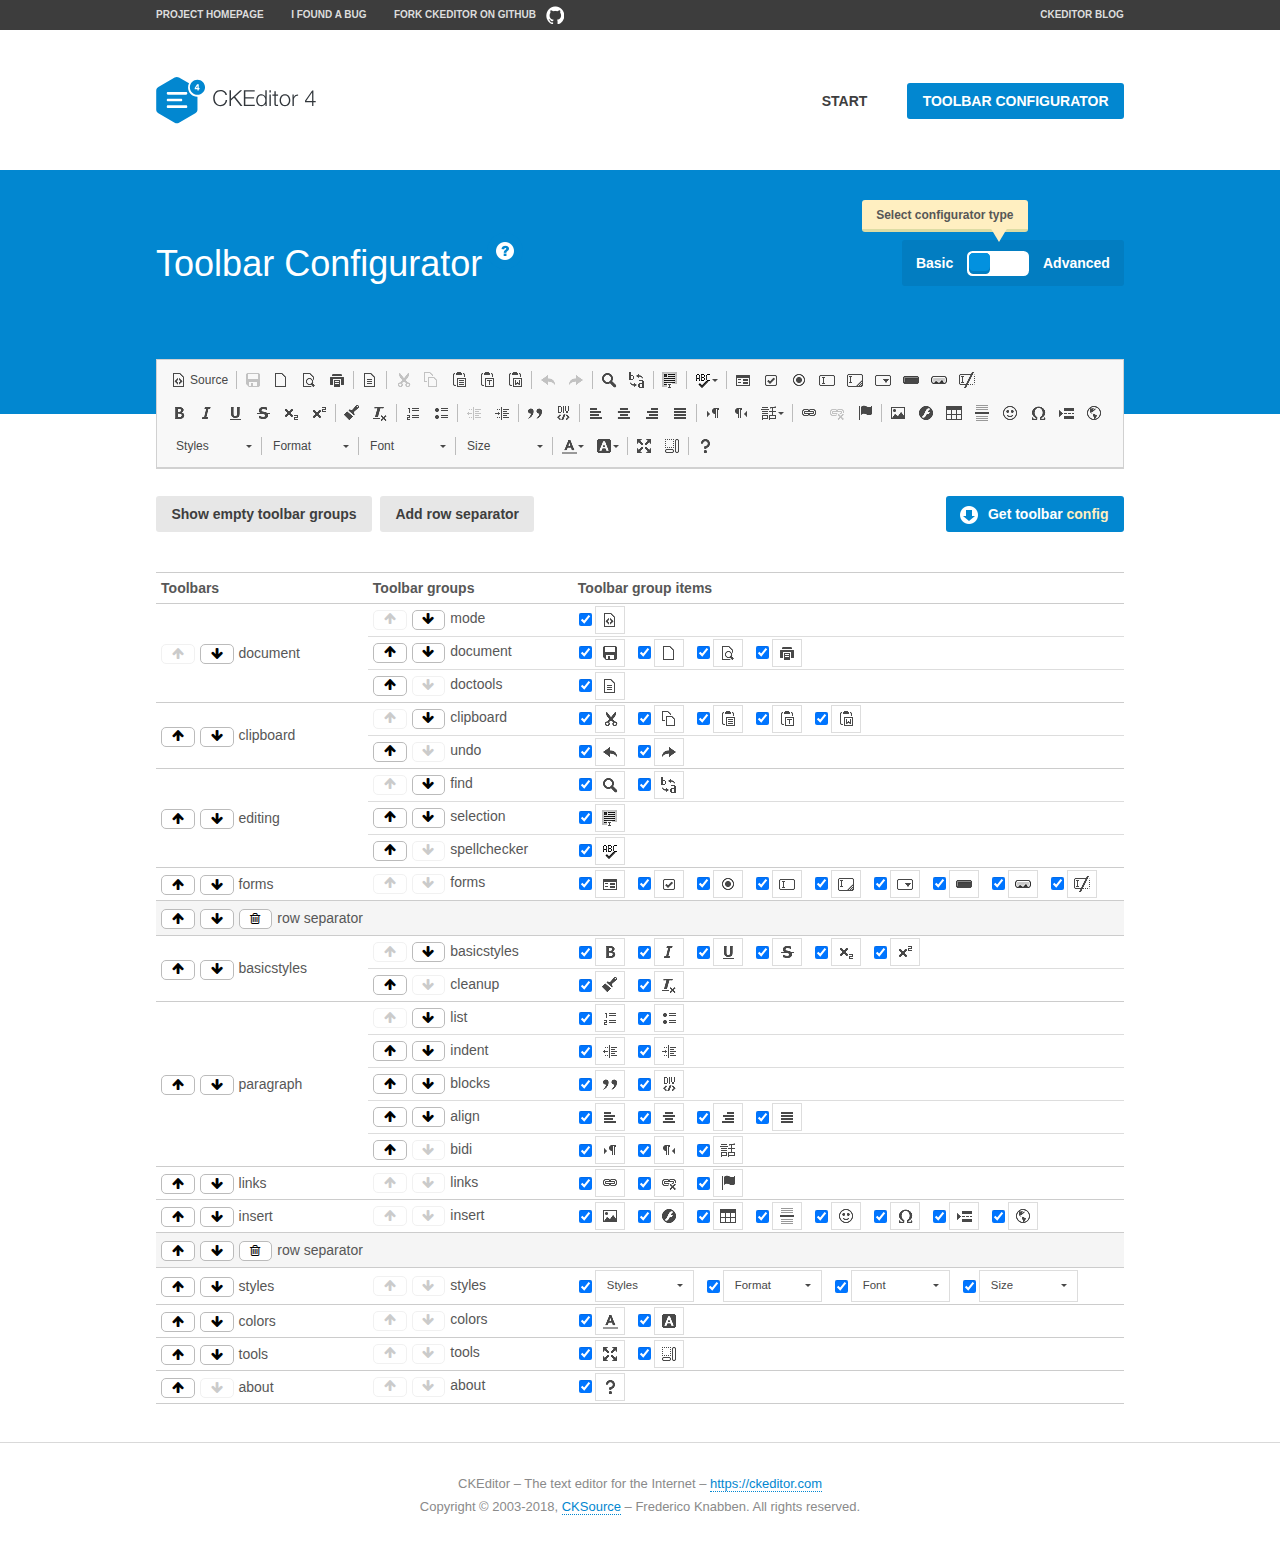
<file: Server/Plotly/templates/HTML Template/theme-assets/vendors/js/editors/ckeditor/samples/toolbarconfigurator/index.html>
<!DOCTYPE html>
<!--
Copyright (c) 2003-2018, CKSource - Frederico Knabben. All rights reserved.
For licensing, see LICENSE.md or https://ckeditor.com/legal/ckeditor-oss-license
-->
<!--[if IE 8]><html class="ie8"><![endif]-->
<!--[if gt IE 8]><html><![endif]-->
<!--[if !IE]><!--><html><!--<![endif]-->
<head>
	<meta charset="utf-8">
	<title>Toolbar Configurator</title>
	<script src="../../ckeditor.js"></script>
	<script>
		if ( CKEDITOR.env.ie && CKEDITOR.env.version < 9 )
			CKEDITOR.tools.enableHtml5Elements( document );
	</script>
	<link rel="stylesheet" href="lib/codemirror/codemirror.css">
	<link rel="stylesheet" href="lib/codemirror/show-hint.css">
	<link rel="stylesheet" href="lib/codemirror/neo.css">
	<link rel="stylesheet" href="css/fontello.css">
	<link rel="stylesheet" href="../css/samples.css">
</head>
<body id="toolbar">

<nav class="navigation-a">
	<div class="grid-container">
		<ul class="navigation-a-left grid-width-70">
			<li><a href="https://ckeditor.com/ckeditor-4/">Project Homepage</a></li>
			<li><a href="https://github.com/ckeditor/ckeditor-dev/issues">I found a bug</a></li>
			<li><a href="http://github.com/ckeditor/ckeditor-dev" class="icon-pos-right icon-navigation-a-github">Fork CKEditor on GitHub</a></li>
		</ul>
		<ul class="navigation-a-right grid-width-30">
			<li><a href="https://ckeditor.com/blog/">CKEditor Blog</a></li>
		</ul>
	</div>
</nav>

<header class="header-a">
	<div class="grid-container">
		<h1 class="header-a-logo grid-width-30">
			<a href="../index.html"><img src="../img/logo.svg" onerror="this.src='../img/logo.png'; this.onerror=null;" alt="CKEditor Logo"></a>
		</h1>
		<nav class="navigation-b grid-width-70">
			<ul>
				<li><a href="../index.html"  class="button-a">Start</a></li>
				<li><a href="index.html"  class="button-a button-a-background">Toolbar configurator</a></li>
			</ul>
		</nav>
	</div>
</header>

<main>
	<div class="adjoined-top">
		<div class="grid-container">
			<div class="content grid-width-100">
				<div class="grid-container-nested">
					<h1 class="grid-width-60">
						Toolbar Configurator
						<a href="#help-content" type="button" title="Configurator help" id="help" class="button-a button-a-background button-a-no-text icon-pos-left icon-question-mark">Help</a>
					</h1>

					<div class="grid-width-40 grid-switch-magic">
						<div class="switch">
							<span class="balloon-a balloon-a-se">Select configurator type</span>
							<input type="radio" name="radio" data-num="1" id="radio-basic" />
							<input type="radio" name="radio" data-num="2" id="radio-advanced" />
							<label data-for="1" for="radio-basic">Basic</label>
							<span class="switch-inner">
								<span class="handler"></span>
							</span>
							<label data-for="2" for="radio-advanced">Advanced</label>
						</div>
					</div>
				</div>
			</div>
		</div>
	</div>
	<div class="adjoined-bottom">
		<div class="grid-container">
			<div class="grid-width-100">
				<div class="editors-container">
					<div id="editor-basic"></div>
					<div id="editor-advanced"></div>
				</div>
			</div>
		</div>
	</div>

	<div class="grid-container configurator">
		<div class="content grid-width-100">
			<div class="configurator">
				<div>
					<div id="toolbarModifierWrapper"></div>
				</div>
			</div>
		</div>
	</div>

	<div id="help-content">
		<div class="grid-container">
			<div class="grid-width-100">
				<h2>What Am I Doing Here?</h2>

				<div class="grid-container grid-container-nested">
					<div class="basic">
						<div class="grid-width-50">
							<p>Arrange <a href="https://docs.ckeditor.com/ckeditor4/docs/#!/api/CKEDITOR.config-cfg-toolbarGroups">toolbar groups</a>, toggle <a href="https://docs.ckeditor.com/ckeditor4/docs/#!/api/CKEDITOR.config-cfg-removeButtons">button visibility</a> according to your needs and get your toolbar configuration.</p>
							<p>You can replace the content of the <a href="../../config.js"><code>config.js</code></a> file with the generated configuration. If you already set some configuration options you will need to merge both configurations.</p>
						</div>
						<div class="grid-width-50">
							<p>Read more about different ways of <a href="https://docs.ckeditor.com/ckeditor4/docs/#!/guide/dev_configuration">setting configuration</a> and do not forget about <strong>clearing browser cache</strong>.</p>
							<p>Arranging toolbar groups is the recommended way of configuring the toolbar, but if you need more freedom you can use the <a href="#advanced">advanced configurator</a>.</p>
						</div>
					</div>
					<div class="advanced" style="display: none;">
						<div class="grid-width-50">
							<p>With this code editor you can edit your <a href="https://docs.ckeditor.com/ckeditor4/docs/#!/api/CKEDITOR.config-cfg-toolbar">toolbar configuration</a> live.</p>
							<p>You can replace the content of the <a href="../../config.js"><code>config.js</code></a> file with the generated configuration. If you already set some configuration options you will need to merge both configurations.</p>
						</div>
						<div class="grid-width-50">
							<p>Read more about different ways of <a href="https://docs.ckeditor.com/ckeditor4/docs/#!/guide/dev_configuration">setting configuration</a> and do not forget about <strong>clearing browser cache</strong>.</p>
						</div>
					</div>
				</div>

				<p class="grid-container grid-container-nested">
					<button type="button" class="help-content-close grid-width-100 button-a button-a-background">Got it. Let's play!</button>
				</p>
			</div>
		</div>
	</div>
</main>

<footer class="footer-a grid-container">
	<p class="grid-width-100">
		CKEditor &ndash; The text editor for the Internet &ndash; <a class="samples" href="https://ckeditor.com/">https://ckeditor.com</a>
	</p>
	<p class="grid-width-100" id="copy">
		Copyright &copy; 2003-2018, <a class="samples" href="https://cksource.com/">CKSource</a> &ndash; Frederico Knabben. All rights reserved.
	</p>
</footer>

<script src="lib/codemirror/codemirror.js"></script>
<script src="lib/codemirror/javascript.js"></script>
<script src="lib/codemirror/show-hint.js"></script>

<script src="js/fulltoolbareditor.js"></script>
<script src="js/abstracttoolbarmodifier.js"></script>
<script src="js/toolbarmodifier.js"></script>
<script src="js/toolbartextmodifier.js"></script>
<script src="../js/sf.js"></script>

<script>
	( function() {
		'use strict';

		var mode = ( window.location.hash.substr( 1 ) === 'advanced' ) ? 'advanced' : 'basic',
			configuratorSection = CKEDITOR.document.findOne( 'main > .grid-container.configurator' ),
			basicInstruction = CKEDITOR.document.findOne( '#help-content .basic' ),
			advancedInstruction = CKEDITOR.document.findOne( '#help-content .advanced' ),

			// Configurator mode switcher.
			modeSwitchBasic = CKEDITOR.document.getById( 'radio-basic' ),
			modeSwitchAdvanced = CKEDITOR.document.getById( 'radio-advanced' );

		// Initial setup
		function updateSwitcher() {
			if ( mode === 'advanced' ) {
				modeSwitchAdvanced.$.checked = true;
			} else {
				modeSwitchBasic.$.checked = true;
			}
		}

		updateSwitcher();

		CKEDITOR.document.getWindow().on( 'hashchange', function( e ) {
			var hash = window.location.hash.substr( 1 );
			if ( !( hash === 'advanced' || hash === 'basic' ) ) {
				return;
			}
			mode = hash;
			onToolbarsDone( mode );
		} );

		CKEDITOR.document.getWindow().on( 'resize', function() {
			updateToolbar( ( mode === 'basic' ? toolbarModifier : toolbarTextModifier )[ 'editorInstance' ] );
		} );

		function onRefresh( modifier ) {
			modifier = modifier || this;

			if ( mode === 'basic' && modifier instanceof ToolbarConfigurator.ToolbarTextModifier ) {
				return;
			}

			// CodeMirror container becomes visible, so we need to refresh and to avoid rendering problems.
			if ( mode === 'advanced' && modifier instanceof ToolbarConfigurator.ToolbarTextModifier ) {
				modifier.codeContainer.refresh();
			}

			updateToolbar( modifier.editorInstance );
		}

		function updateToolbar( editor ) {
			var editorContainer = editor.container;

			// Not always editor is loaded.
			if ( !editorContainer ) {
				return;
			}

			var displayStyle = editorContainer.getStyle( 'display' );

			editorContainer.setStyle( 'display', 'block' );

			var newHeight = editorContainer.getSize( 'height' );

			var newMarginTop = parseInt( editorContainer.getComputedStyle( 'margin-top' ), 10 );
			newMarginTop = ( isNaN( newMarginTop ) ? 0 : Number( newMarginTop ) );

			var newMarginBottom = parseInt( editorContainer.getComputedStyle( 'margin-bottom' ), 10 );
			newMarginBottom = ( isNaN( newMarginBottom ) ? 0 : Number( newMarginBottom ) );

			var result = newHeight + newMarginTop + newMarginBottom;

			editorContainer.setStyle( 'display', displayStyle );

			editor.container.getAscendant( 'div' ).setStyle( 'height', result + 'px' );
		}

		var toolbarModifier = new ToolbarConfigurator.ToolbarModifier( 'editor-basic' );

		var done = 0;
		toolbarModifier.init( onToolbarInit );
		toolbarModifier.onRefresh = onRefresh;

		CKEDITOR.document.getById( 'toolbarModifierWrapper' ).append( toolbarModifier.mainContainer );

		var toolbarTextModifier = new ToolbarConfigurator.ToolbarTextModifier( 'editor-advanced' );
		toolbarTextModifier.init( onToolbarInit );
		toolbarTextModifier.onRefresh = onRefresh;

		function onToolbarInit() {
			if ( ++done === 2 ) {
				onToolbarsDone();

				positionSticky.watch( CKEDITOR.document.findOne( '.toolbar' ), function() {
					return mode === 'advanced';
				} );
			}
		}

		function onToolbarsDone() {
			if ( mode === 'basic' ) {
				toggleModeBasic( false );
			} else {
				toggleModeAdvanced( false );
			}

			updateSwitcher();

			setTimeout( function() {
				CKEDITOR.document.findOne( '.editors-container' ).addClass( 'active' );
				CKEDITOR.document.findOne( '#toolbarModifierWrapper' ).addClass( 'active' );
			}, 200 );
		}

		CKEDITOR.document.getById( 'toolbarModifierWrapper' ).append( toolbarTextModifier.mainContainer );

		function toogleModeSwitch( onElement, offElement, onModifier, offModifier ) {
			onElement.addClass( 'fancy-button-active' );
			offElement.removeClass( 'fancy-button-active' );

			onModifier.showUI();
			offModifier.hideUI();
		}

		function toggleModeBasic( callOnRefresh ) {
			callOnRefresh = ( callOnRefresh !== false );
			mode = 'basic';
			window.location.hash = '#basic';
			toogleModeSwitch( modeSwitchBasic, modeSwitchAdvanced, toolbarModifier, toolbarTextModifier );

			configuratorSection.removeClass( 'freed-width' );
			basicInstruction.show();
			advancedInstruction.hide();

			callOnRefresh && onRefresh( toolbarModifier );
		}

		function toggleModeAdvanced( callOnRefresh ) {
			callOnRefresh = ( callOnRefresh !== false );
			mode = 'advanced';
			window.location.hash = '#advanced';
			toogleModeSwitch( modeSwitchAdvanced, modeSwitchBasic, toolbarTextModifier, toolbarModifier );

			configuratorSection.addClass( 'freed-width' );
			advancedInstruction.show();
			basicInstruction.hide();

			callOnRefresh && onRefresh( toolbarTextModifier );
		}

		modeSwitchBasic.on( 'click', toggleModeBasic );
		modeSwitchAdvanced.on( 'click', toggleModeAdvanced );

		//
		// Position:sticky for the toolbar.
		//

		// Will make elements behave like they were styled with position:sticky.
		var positionSticky = {
			// Store object: {
			// 		element: CKEDITOR.dom.element, // Element which will float.
			// 		placeholder: CKEDITOR.dom.element, // Placeholder which is place to prevent page bounce.
			// 		isFixed: boolean // Whether element float now.
			// }
			watched: [],

			active: [],

			staticContainer: null,

			init: function() {
				var element = CKEDITOR.dom.element.createFromHtml(
					'<div class="staticContainer">' +
						'<div class="grid-container" >' +
							'<div class="grid-width-100">' +
								'<div class="inner"></div>' +
							'</div>' +
						'</div>' +
					'</div>' );

				this.staticContainer = element.findOne( '.inner' );

				CKEDITOR.document.getBody().append( element );
			},

			watch: function( element, preventFunc ) {
				this.watched.push( {
					element: element,
					placeholder: new CKEDITOR.dom.element( 'div' ),
					isFixed: false,
					preventFunc: preventFunc
				} );
			},

			checkAll: function() {
				for ( var i = 0; i < this.watched.length; i++ ) {
					this.check( this.watched[ i ] );
				}
			},

			check: function( element ) {
				var isFixed = element.isFixed;
				var shouldBeFixed = this.shouldBeFixed( element );

				// Nothing to be done.
				if ( isFixed === shouldBeFixed ) {
					return;
				}

				var placeholder = element.placeholder;

				if ( isFixed ) {
					// Unfixing.

					element.element.insertBefore( placeholder );
					placeholder.remove();

					element.element.removeStyle( 'margin' );

					this.active.splice( CKEDITOR.tools.indexOf( this.active, element ), 1 );

				} else {
					// Fixing.
					placeholder.setStyle( 'width', element.element.getSize( 'width' ) + 'px' );
					placeholder.setStyle( 'height', element.element.getSize( 'height' ) + 'px' );
					placeholder.setStyle( 'margin-bottom', element.element.getComputedStyle( 'margin-bottom' ) );
					placeholder.setStyle( 'display', element.element.getComputedStyle( 'display' ) );
					placeholder.insertAfter( element.element );

					this.staticContainer.append( element.element );

					this.active.push( element );
				}

				element.isFixed = !element.isFixed;
			},

			shouldBeFixed: function( element ) {
				if ( element.preventFunc && element.preventFunc() ) {
					return false;
				}

				// If element is already fixed we are checking it's placeholder.
				var related = ( element.isFixed ? element.placeholder : element.element ),
					clientRect = related.$.getBoundingClientRect(),
					staticHeight = this.staticContainer.getSize('height' ),
					elemHeight = element.element.getSize( 'height' );

				if ( element.isFixed ) {
					return ( clientRect.top + elemHeight < staticHeight );
				} else {
					return ( clientRect.top < staticHeight );
				}
			}
		};

		positionSticky.init();

		CKEDITOR.document.getWindow().on( 'scroll',
			new CKEDITOR.tools.eventsBuffer( 100, positionSticky.checkAll, positionSticky ).input
		);

		// Make the toolbar sticky.
		positionSticky.watch( CKEDITOR.document.findOne( '.editors-container' ) );

		// Help button and help-content.
		( function() {
			var helpButton = CKEDITOR.document.getById( 'help' ),
				helpContent = CKEDITOR.document.getById( 'help-content' );

			// Don't show help button on IE8 because it's unsupported by Pico Modal.
			if ( CKEDITOR.env.ie && CKEDITOR.env.version == 8 ) {
				helpButton.hide();
			} else {
				// Display help modal when the button is clicked.
				helpButton.on( 'click', function( evt ) {
					SF.modal( {
						// Clone modal content from DOM.
						content: helpContent.getHtml(),

						afterCreate: function( modal ) {
							// Enable modal content button to close the modal.
							new CKEDITOR.dom.element( modal.modalElem() ).findOne( '.help-content-close' ).once( 'click', modal.close );
						}
					} ).show();
				} );
			}
		} )();
	} )();
</script>
</body>
</html>
</file>
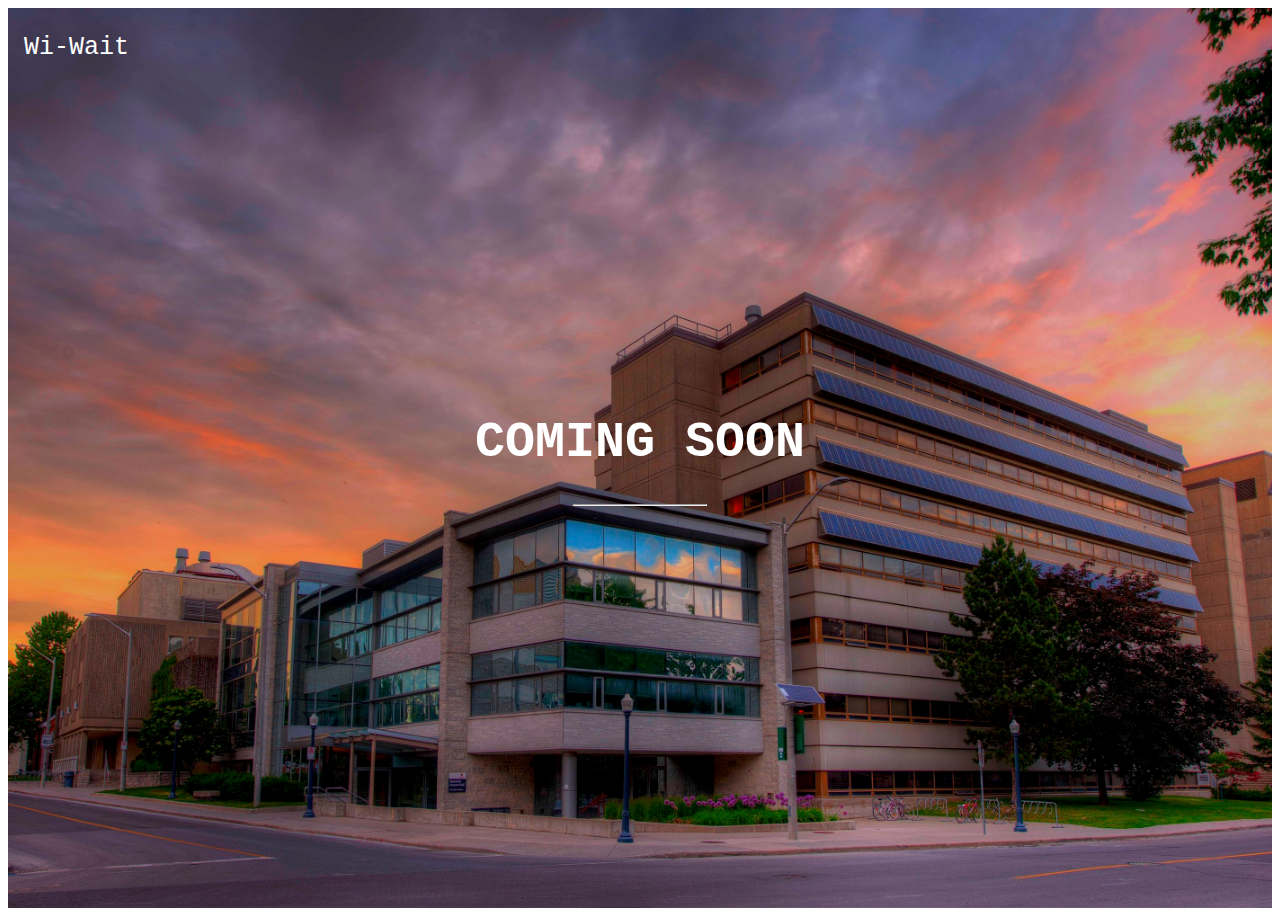
<file: Server/webfiles/wi-wait/test.html>
<!DOCTYPE html>
<link href="test.css" rel="stylesheet" type="text/css">
<script src="test.js"></script>
<html>
<body>
<div class="bgimg">
  <div class="topleft">
    <p>Wi-Wait</p>
  </div>
  <div class="middle">
    <h1>COMING SOON</h1>
    <hr>
    <p id="demo" style="font-size:30px"></p>
  </div>
</div>
</body>
</html>
</file>
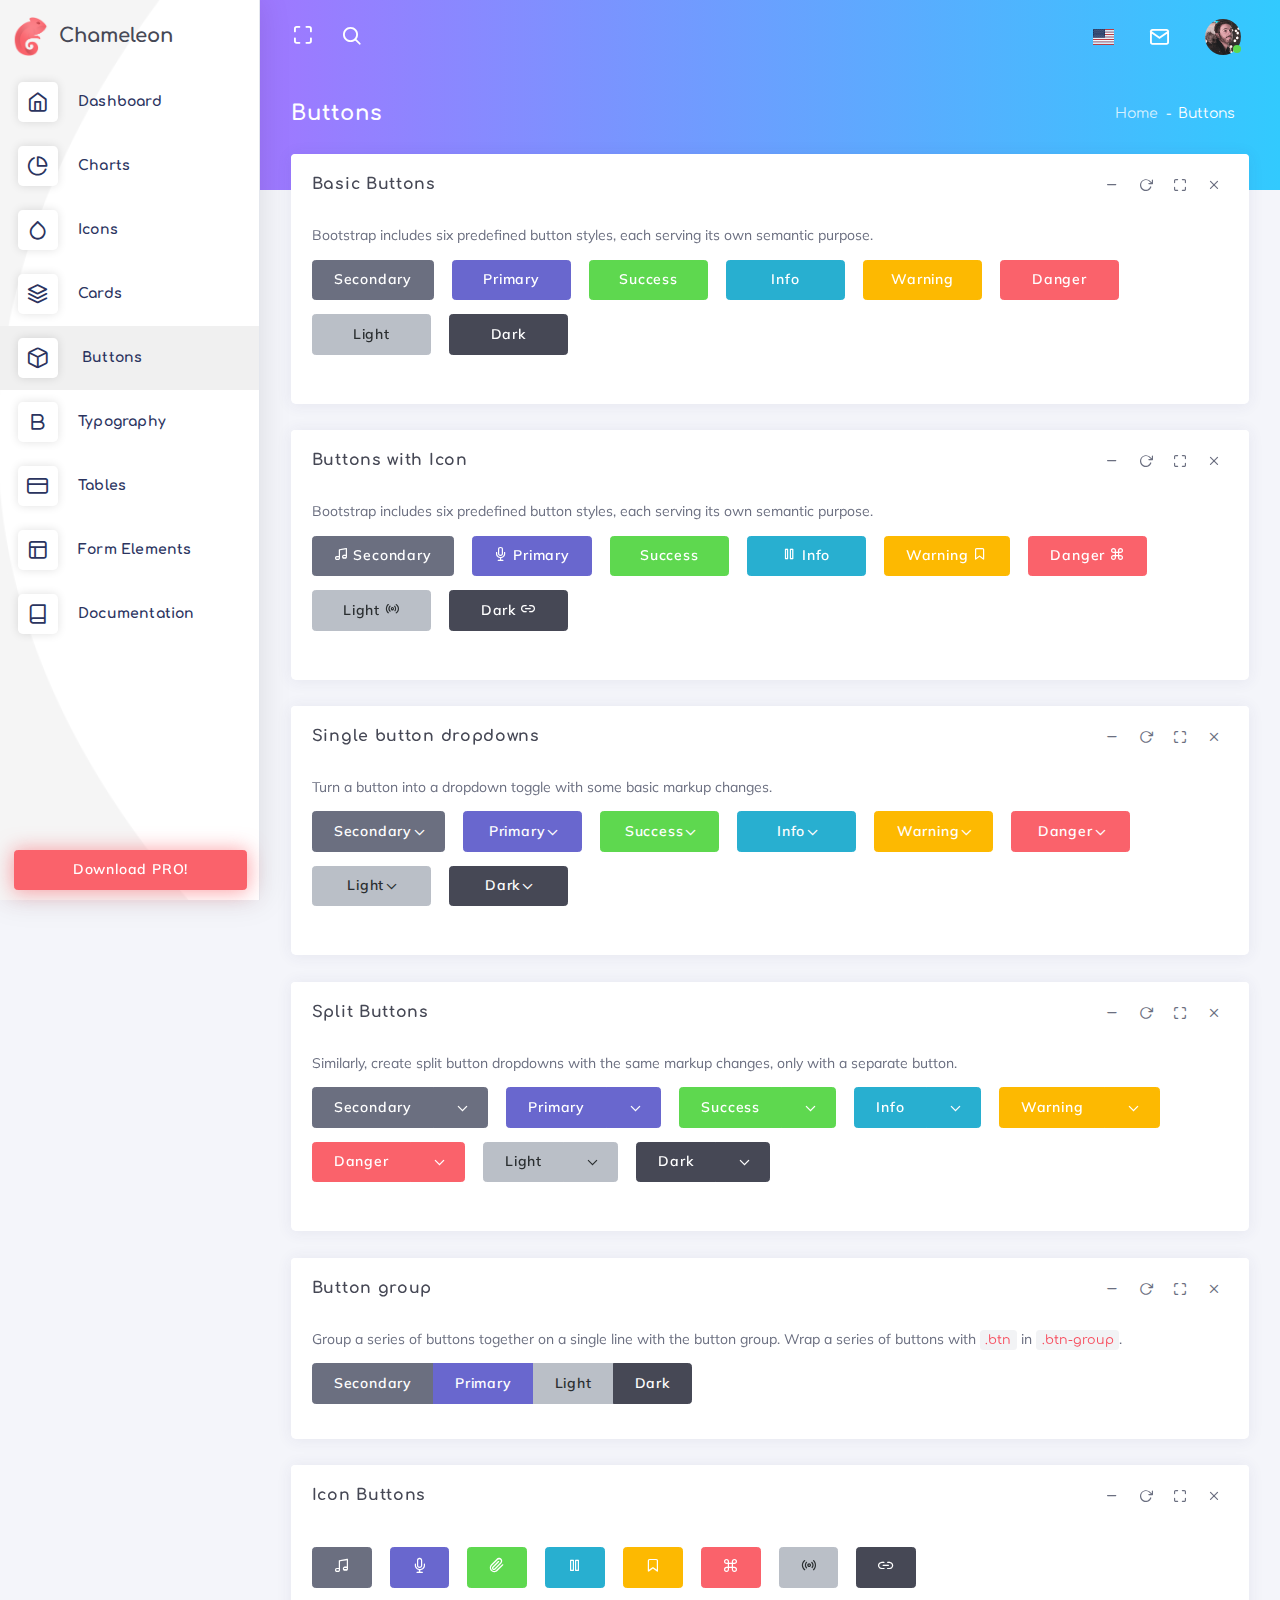
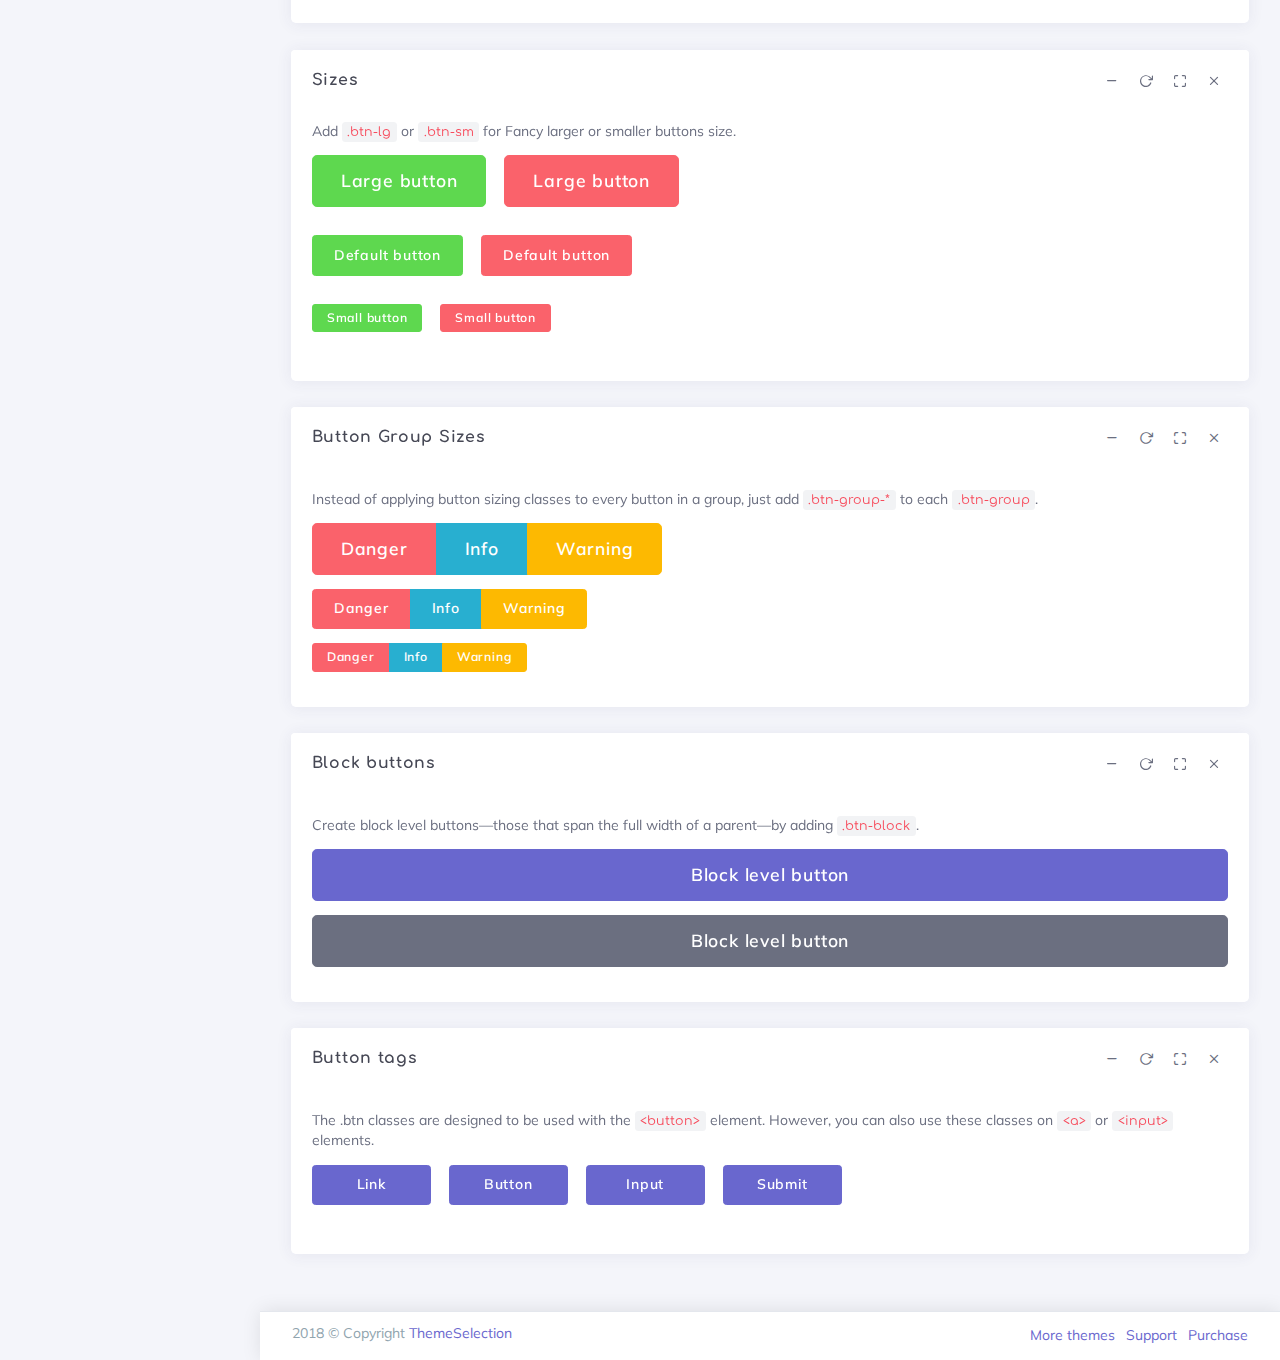
<file: Server/Plotly/templates/HTML Template/buttons.html>
<!DOCTYPE html>
<html class="loading" lang="en" data-textdirection="ltr">
  <head>
    <meta http-equiv="Content-Type" content="text/html; charset=UTF-8">
    <meta http-equiv="X-UA-Compatible" content="IE=edge">
    <meta name="viewport" content="width=device-width, initial-scale=1.0, user-scalable=0, minimal-ui">
    <meta name="description" content="Chameleon Admin is a modern Bootstrap 4 webapp &amp; admin dashboard html template with a large number of components, elegant design, clean and organized code.">
    <meta name="keywords" content="admin template, Chameleon admin template, dashboard template, gradient admin template, responsive admin template, webapp, eCommerce dashboard, analytic dashboard">
    <meta name="author" content="ThemeSelect">
    <title>Buttons - Chameleon Admin - Modern Bootstrap 4 WebApp & Dashboard HTML Template + UI Kit</title>
    <link rel="apple-touch-icon" href="theme-assets/images/ico/apple-icon-120.png">
    <link rel="shortcut icon" type="image/x-icon" href="theme-assets/images/ico/favicon.ico">
    <link href="https://fonts.googleapis.com/css?family=Muli:300,300i,400,400i,600,600i,700,700i%7CComfortaa:300,400,700" rel="stylesheet">
    <link href="https://maxcdn.icons8.com/fonts/line-awesome/1.1/css/line-awesome.min.css" rel="stylesheet">
    <!-- BEGIN VENDOR CSS-->
    <link rel="stylesheet" type="text/css" href="theme-assets/css/vendors.css">
    <!-- END VENDOR CSS-->
    <!-- BEGIN CHAMELEON  CSS-->
    <link rel="stylesheet" type="text/css" href="theme-assets/css/app-lite.css">
    <!-- END CHAMELEON  CSS-->
    <!-- BEGIN Page Level CSS-->
    <link rel="stylesheet" type="text/css" href="theme-assets/css/core/menu/menu-types/vertical-menu.css">
    <link rel="stylesheet" type="text/css" href="theme-assets/css/core/colors/palette-gradient.css">
    <!-- END Page Level CSS-->
    <!-- BEGIN Custom CSS-->
    <!-- END Custom CSS-->
  </head>
  <body class="vertical-layout vertical-menu 2-columns   menu-expanded fixed-navbar" data-open="click" data-menu="vertical-menu" data-color="bg-gradient-x-purple-blue" data-col="2-columns">

    <!-- fixed-top-->
    <nav class="header-navbar navbar-expand-md navbar navbar-with-menu navbar-without-dd-arrow fixed-top navbar-semi-light">
      <div class="navbar-wrapper">
        <div class="navbar-container content">
          <div class="collapse navbar-collapse show" id="navbar-mobile">
            <ul class="nav navbar-nav mr-auto float-left">
              <li class="nav-item d-block d-md-none"><a class="nav-link nav-menu-main menu-toggle hidden-xs" href="#"><i class="ft-menu"></i></a></li>
              <li class="nav-item d-none d-md-block"><a class="nav-link nav-link-expand" href="#"><i class="ficon ft-maximize"></i></a></li>
              <li class="nav-item dropdown navbar-search"><a class="nav-link dropdown-toggle hide" data-toggle="dropdown" href="#"><i class="ficon ft-search"></i></a>
                <ul class="dropdown-menu">
                  <li class="arrow_box">
                    <form>
                      <div class="input-group search-box">
                        <div class="position-relative has-icon-right full-width">
                          <input class="form-control" id="search" type="text" placeholder="Search here...">
                          <div class="form-control-position navbar-search-close"><i class="ft-x">   </i></div>
                        </div>
                      </div>
                    </form>
                  </li>
                </ul>
              </li>
            </ul>
            <ul class="nav navbar-nav float-right">         
              <li class="dropdown dropdown-language nav-item"><a class="dropdown-toggle nav-link" id="dropdown-flag" href="#" data-toggle="dropdown" aria-haspopup="true" aria-expanded="false"><i class="flag-icon flag-icon-us"></i><span class="selected-language"></span></a>
                <div class="dropdown-menu" aria-labelledby="dropdown-flag">
                  <div class="arrow_box"><a class="dropdown-item" href="#"><i class="flag-icon flag-icon-us"></i> English</a><a class="dropdown-item" href="#"><i class="flag-icon flag-icon-cn"></i> Chinese</a><a class="dropdown-item" href="#"><i class="flag-icon flag-icon-ru"></i> Russian</a><a class="dropdown-item" href="#"><i class="flag-icon flag-icon-fr"></i> French</a><a class="dropdown-item" href="#"><i class="flag-icon flag-icon-es"></i> Spanish</a></div>
                </div>
              </li>
            </ul>
            <ul class="nav navbar-nav float-right">
              <li class="dropdown dropdown-notification nav-item"><a class="nav-link nav-link-label" href="#" data-toggle="dropdown"><i class="ficon ft-mail">             </i></a>
                <div class="dropdown-menu dropdown-menu-right">
                  <div class="arrow_box_right"><a class="dropdown-item" href="#"><i class="ft-book"></i> Read Mail</a><a class="dropdown-item" href="#"><i class="ft-bookmark"></i> Read Later</a><a class="dropdown-item" href="#"><i class="ft-check-square"></i> Mark all Read       </a></div>
                </div>
              </li>
              <li class="dropdown dropdown-user nav-item"><a class="dropdown-toggle nav-link dropdown-user-link" href="#" data-toggle="dropdown">             <span class="avatar avatar-online"><img src="theme-assets/images/portrait/small/avatar-s-19.png" alt="avatar"><i></i></span></a>
                <div class="dropdown-menu dropdown-menu-right">
                  <div class="arrow_box_right"><a class="dropdown-item" href="#"><span class="avatar avatar-online"><img src="theme-assets/images/portrait/small/avatar-s-19.png" alt="avatar"><span class="user-name text-bold-700 ml-1">John Doe</span></span></a>
                    <div class="dropdown-divider"></div><a class="dropdown-item" href="#"><i class="ft-user"></i> Edit Profile</a><a class="dropdown-item" href="#"><i class="ft-mail"></i> My Inbox</a><a class="dropdown-item" href="#"><i class="ft-check-square"></i> Task</a><a class="dropdown-item" href="#"><i class="ft-message-square"></i> Chats</a>
                    <div class="dropdown-divider"></div><a class="dropdown-item" href="#"><i class="ft-power"></i> Logout</a>
                  </div>
                </div>
              </li>
            </ul>
          </div>
        </div>
      </div>
    </nav>

    <!-- ////////////////////////////////////////////////////////////////////////////-->


    <div class="main-menu menu-fixed menu-light menu-accordion    menu-shadow " data-scroll-to-active="true" data-img="theme-assets/images/backgrounds/02.jpg">
      <div class="navbar-header">
        <ul class="nav navbar-nav flex-row">       
          <li class="nav-item mr-auto"><a class="navbar-brand" href="index.html"><img class="brand-logo" alt="Chameleon admin logo" src="theme-assets/images/logo/logo.png"/>
              <h3 class="brand-text">Chameleon</h3></a></li>
          <li class="nav-item d-md-none"><a class="nav-link close-navbar"><i class="ft-x"></i></a></li>
        </ul>
      </div>
      <div class="main-menu-content">
        <ul class="navigation navigation-main" id="main-menu-navigation" data-menu="menu-navigation">
          <li class=" nav-item"><a href="index.html"><i class="ft-home"></i><span class="menu-title" data-i18n="">Dashboard</span></a>
          </li>
          <li class=" nav-item"><a href="charts.html"><i class="ft-pie-chart"></i><span class="menu-title" data-i18n="">Charts</span></a>
          </li>
          <li class=" nav-item"><a href="icons.html"><i class="ft-droplet"></i><span class="menu-title" data-i18n="">Icons</span></a>
          </li>
          <li class=" nav-item"><a href="cards.html"><i class="ft-layers"></i><span class="menu-title" data-i18n="">Cards</span></a>
          </li>
          <li class="active"><a href="buttons.html"><i class="ft-box"></i><span class="menu-title" data-i18n="">Buttons</span></a>
          </li>
          <li class=" nav-item"><a href="typography.html"><i class="ft-bold"></i><span class="menu-title" data-i18n="">Typography</span></a>
          </li>
          <li class=" nav-item"><a href="tables.html"><i class="ft-credit-card"></i><span class="menu-title" data-i18n="">Tables</span></a>
          </li>
          <li class=" nav-item"><a href="form-elements.html"><i class="ft-layout"></i><span class="menu-title" data-i18n="">Form Elements</span></a>
          </li>
          <li class=" nav-item"><a href="https://themeselection.com/demo/chameleon-admin-template/documentation"><i class="ft-book"></i><span class="menu-title" data-i18n="">Documentation</span></a>
          </li>
        </ul>
      </div><a class="btn btn-danger btn-block btn-glow btn-upgrade-pro mx-1" href="https://themeselection.com/products/chameleon-admin-modern-bootstrap-webapp-dashboard-html-template-ui-kit/" target="_blank">Download PRO!</a>
      <div class="navigation-background"></div>
    </div>

    <div class="app-content content">
      <div class="content-wrapper">
        <div class="content-wrapper-before"></div>
        <div class="content-header row">
          <div class="content-header-left col-md-4 col-12 mb-2">
            <h3 class="content-header-title">Buttons</h3>
          </div>
          <div class="content-header-right col-md-8 col-12">
            <div class="breadcrumbs-top float-md-right">
              <div class="breadcrumb-wrapper mr-1">
                <ol class="breadcrumb">
                  <li class="breadcrumb-item"><a href="index.html">Home</a>
                  </li>
                  <li class="breadcrumb-item active">Buttons
                  </li>
                </ol>
              </div>
            </div>
          </div>
        </div>
        <div class="content-body"><!-- Basic Buttons start -->
<section id="basic-buttons">
    <div class="row">
        <div class="col-lg-12 col-md-12">
            <div class="card">
                <div class="card-header">
                    <h4 class="card-title">Basic Buttons </h4>
                    <a class="heading-elements-toggle"><i class="la la-ellipsis font-medium-3"></i></a>
                    <div class="heading-elements">
                        <ul class="list-inline mb-0">
                            <li><a data-action="collapse"><i class="ft-minus"></i></a></li>
                            <li><a data-action="reload"><i class="ft-rotate-cw"></i></a></li>
                            <li><a data-action="expand"><i class="ft-maximize"></i></a></li>
                            <li><a data-action="close"><i class="ft-x"></i></a></li>
                        </ul>
                    </div>
                </div>
                <div class="card-content collapse show">
                    <div class="card-body">
                        <p class="card-subtitle">Bootstrap includes six predefined button styles, each serving its own semantic purpose.</p>
                        <div class="form-group">
                            <!-- basic buttons -->
                            <button type="button" class="btn btn-secondary btn-min-width mr-1 mb-1">Secondary</button>
                            <button type="button" class="btn btn-primary btn-min-width mr-1 mb-1">Primary</button>
                            <button type="button" class="btn btn-success btn-min-width mr-1 mb-1">Success</button>
                            <button type="button" class="btn btn-info btn-min-width mr-1 mb-1">Info</button>
                            <button type="button" class="btn btn-warning btn-min-width mr-1 mb-1">Warning</button>
                            <button type="button" class="btn btn-danger btn-min-width mr-1 mb-1">Danger</button>
                            <button type="button" class="btn btn-light btn-min-width mr-1 mb-1">Light</button>
                            <button type="button" class="btn btn-dark btn-min-width mr-1 mb-1">Dark</button>
                        </div>
                    </div>
                </div>
            </div>
        </div>
    </div>
</section>
<!-- Basic Buttons end -->

<!-- Basic Button Icon start -->
<section id="basic-button-icons">
    <div class="row">
        <div class="col-lg-12 col-md-12">
            <div class="card">
                <div class="card-header">
                    <h4 class="card-title">Buttons with Icon </h4>
                    <a class="heading-elements-toggle"><i class="la la-ellipsis font-medium-3"></i></a>
                    <div class="heading-elements">
                        <ul class="list-inline mb-0">
                            <li><a data-action="collapse"><i class="ft-minus"></i></a></li>
                            <li><a data-action="reload"><i class="ft-rotate-cw"></i></a></li>
                            <li><a data-action="expand"><i class="ft-maximize"></i></a></li>
                            <li><a data-action="close"><i class="ft-x"></i></a></li>
                        </ul>
                    </div>
                </div>
                <div class="card-content collapse show">
                    <div class="card-body">
                        <p class="card-subtitle">Bootstrap includes six predefined button styles, each serving its own semantic purpose.</p>
                        <div class="form-group">
                            <!-- Buttons with Icon -->
                            <button type="button" class="btn btn-secondary btn-min-width mr-1 mb-1"><i class="ft-music"></i> Secondary</button>
                            <button type="button" class="btn btn-primary btn-min-width mr-1 mb-1"><i class="ft-mic"></i> Primary</button>
                            <button type="button" class="btn btn-success btn-min-width mr-1 mb-1"><i class=""></i> Success</button>
                            <button type="button" class="btn btn-info btn-min-width mr-1 mb-1"><i class="ft-pause"></i> Info</button>
                            <button type="button" class="btn btn-warning btn-min-width mr-1 mb-1">Warning <i class="ft-bookmark"></i></button>
                            <button type="button" class="btn btn-danger btn-min-width mr-1 mb-1">Danger <i class="ft-command"></i></button>
                            <button type="button" class="btn btn-light btn-min-width mr-1 mb-1">Light <i class="ft-radio"></i></button>
                            <button type="button" class="btn btn-dark btn-min-width mr-1 mb-1">Dark <i class="ft-link-2"></i></button>
                        </div>
                    </div>
                </div>
            </div>
        </div>
    </div>
</section>
<!-- Basic Button Icon end -->

<!-- Single button dropdowns start -->
<section id="single-button-dropdowns">
    <div class="row">
        <div class="col-lg-12 col-md-12">
            <div class="card">
                <div class="card-header">
                    <h4 class="card-title">Single button dropdowns</h4>
                    <a class="heading-elements-toggle"><i class="la la-ellipsis font-medium-3"></i></a>
                    <div class="heading-elements">
                        <ul class="list-inline mb-0">
                            <li><a data-action="collapse"><i class="ft-minus"></i></a></li>
                            <li><a data-action="reload"><i class="ft-rotate-cw"></i></a></li>
                            <li><a data-action="expand"><i class="ft-maximize"></i></a></li>
                            <li><a data-action="close"><i class="ft-x"></i></a></li>
                        </ul>
                    </div>
                </div>
                <div class="card-content collapse show">
                    <div class="card-body">
                        <p class="card-subtitle">Turn a button into a dropdown toggle with some basic markup changes.</p>
                        <div class="form-group">
                            <!-- Single Button Dropdown -->
                            <div class="btn-group mr-1 mb-1">
                                <button type="button" class="btn btn-secondary btn-min-width dropdown-toggle" data-toggle="dropdown" aria-haspopup="true" aria-expanded="true">Secondary</button>
                                <div class="dropdown-menu">
                                    <a class="dropdown-item" href="#">Action</a>
                                    <a class="dropdown-item" href="#">Another action</a>
                                    <a class="dropdown-item" href="#">Something else here</a>
                                    <div class="dropdown-divider"></div>
                                    <a class="dropdown-item" href="#">Separated link</a>
                                </div>
                            </div>
                            <!-- /btn-group -->
                            <div class="btn-group mr-1 mb-1">
                                <button type="button" class="btn btn-primary btn-min-width dropdown-toggle" data-toggle="dropdown" aria-haspopup="true" aria-expanded="false">Primary</button>
                                <div class="dropdown-menu">
                                    <a class="dropdown-item" href="#">Action</a>
                                    <a class="dropdown-item" href="#">Another action</a>
                                    <a class="dropdown-item" href="#">Something else here</a>
                                    <div class="dropdown-divider"></div>
                                    <a class="dropdown-item" href="#">Separated link</a>
                                </div>
                            </div>
                            <!-- /btn-group -->
                            <div class="btn-group mr-1 mb-1">
                                <button type="button" class="btn btn-success btn-min-width dropdown-toggle" data-toggle="dropdown" aria-haspopup="true" aria-expanded="false">Success</button>
                                <div class="dropdown-menu">
                                    <a class="dropdown-item" href="#">Action</a>
                                    <a class="dropdown-item" href="#">Another action</a>
                                    <a class="dropdown-item" href="#">Something else here</a>
                                    <div class="dropdown-divider"></div>
                                    <a class="dropdown-item" href="#">Separated link</a>
                                </div>
                            </div>
                            <!-- /btn-group -->
                            <div class="btn-group mr-1 mb-1">
                                <button type="button" class="btn btn-info btn-min-width dropdown-toggle" data-toggle="dropdown" aria-haspopup="true" aria-expanded="false">Info</button>
                                <div class="dropdown-menu">
                                    <a class="dropdown-item" href="#">Action</a>
                                    <a class="dropdown-item" href="#">Another action</a>
                                    <a class="dropdown-item" href="#">Something else here</a>
                                    <div class="dropdown-divider"></div>
                                    <a class="dropdown-item" href="#">Separated link</a>
                                </div>
                            </div>
                            <!-- /btn-group -->
                            <div class="btn-group mr-1 mb-1">
                                <button type="button" class="btn btn-warning btn-min-width dropdown-toggle" data-toggle="dropdown" aria-haspopup="true" aria-expanded="false">Warning</button>
                                <div class="dropdown-menu">
                                    <a class="dropdown-item" href="#">Action</a>
                                    <a class="dropdown-item" href="#">Another action</a>
                                    <a class="dropdown-item" href="#">Something else here</a>
                                    <div class="dropdown-divider"></div>
                                    <a class="dropdown-item" href="#">Separated link</a>
                                </div>
                            </div>
                            <!-- /btn-group -->
                            <div class="btn-group mr-1 mb-1">
                                <button type="button" class="btn btn-danger btn-min-width dropdown-toggle" data-toggle="dropdown" aria-haspopup="true" aria-expanded="false">Danger</button>
                                <div class="dropdown-menu">
                                    <a class="dropdown-item" href="#">Action</a>
                                    <a class="dropdown-item" href="#">Another action</a>
                                    <a class="dropdown-item" href="#">Something else here</a>
                                    <div class="dropdown-divider"></div>
                                    <a class="dropdown-item" href="#">Separated link</a>
                                </div>
                            </div>
                            <!-- /btn-group -->
                            <div class="btn-group mr-1 mb-1">
                                <button type="button" class="btn btn-light btn-min-width dropdown-toggle" data-toggle="dropdown" aria-haspopup="true" aria-expanded="false">Light</button>
                                <div class="dropdown-menu">
                                    <a class="dropdown-item" href="#">Action</a>
                                    <a class="dropdown-item" href="#">Another action</a>
                                    <a class="dropdown-item" href="#">Something else here</a>
                                    <div class="dropdown-divider"></div>
                                    <a class="dropdown-item" href="#">Separated link</a>
                                </div>
                            </div>
                            <!-- /btn-group -->
                            <div class="btn-group mr-1 mb-1">
                                <button type="button" class="btn btn-dark btn-min-width dropdown-toggle" data-toggle="dropdown" aria-haspopup="true" aria-expanded="false">Dark</button>
                                <div class="dropdown-menu">
                                    <a class="dropdown-item" href="#">Action</a>
                                    <a class="dropdown-item" href="#">Another action</a>
                                    <a class="dropdown-item" href="#">Something else here</a>
                                    <div class="dropdown-divider"></div>
                                    <a class="dropdown-item" href="#">Separated link</a>
                                </div>
                            </div>
                            <!-- /btn-group -->
                        </div>
                    </div>
                </div>
            </div>
        </div>
    </div>
</section>
<!-- Single button dropdowns end -->

<!-- Split Buttons start -->
<section id="split-buttons">
    <div class="row">
        <div class="col-lg-12 col-md-12">
            <div class="card">
                <div class="card-header">
                    <h4 class="card-title">Split Buttons</h4>
                    <a class="heading-elements-toggle"><i class="la la-ellipsis font-medium-3"></i></a>
                    <div class="heading-elements">
                        <ul class="list-inline mb-0">
                            <li><a data-action="collapse"><i class="ft-minus"></i></a></li>
                            <li><a data-action="reload"><i class="ft-rotate-cw"></i></a></li>
                            <li><a data-action="expand"><i class="ft-maximize"></i></a></li>
                            <li><a data-action="close"><i class="ft-x"></i></a></li>
                        </ul>
                    </div>
                </div>
                <div class="card-content collapse show">
                    <div class="card-body">
                        <p class="card-subtitle">Similarly, create split button dropdowns with the same markup changes, only with a separate button.</p>
                        <div class="form-group">
                            <!-- Split Button Dropdown -->
                            <div class="btn-group mr-1 mb-1">
                                <button type="button" class="btn btn-secondary">Secondary</button>
                                <button type="button" class="btn btn-secondary dropdown-toggle" data-toggle="dropdown" aria-haspopup="true" aria-expanded="false">
                                </button>
                                <div class="dropdown-menu">
                                    <a class="dropdown-item" href="#">Action</a>
                                    <a class="dropdown-item" href="#">Another action</a>
                                    <a class="dropdown-item" href="#">Something else here</a>
                                    <div class="dropdown-divider"></div>
                                    <a class="dropdown-item" href="#">Separated link</a>
                                </div>
                            </div>
                            <!-- /btn-group -->
                            <div class="btn-group mr-1 mb-1">
                                <button type="button" class="btn btn-primary">Primary</button>
                                <button type="button" class="btn btn-primary dropdown-toggle" data-toggle="dropdown" aria-haspopup="true" aria-expanded="false">
                                </button>
                                <div class="dropdown-menu">
                                    <a class="dropdown-item" href="#">Action</a>
                                    <a class="dropdown-item" href="#">Another action</a>
                                    <a class="dropdown-item" href="#">Something else here</a>
                                    <div class="dropdown-divider"></div>
                                    <a class="dropdown-item" href="#">Separated link</a>
                                </div>
                            </div>
                            <!-- /btn-group -->
                            <div class="btn-group mr-1 mb-1">
                                <button type="button" class="btn btn-success">Success</button>
                                <button type="button" class="btn btn-success dropdown-toggle" data-toggle="dropdown" aria-haspopup="true" aria-expanded="false">
                                </button>
                                <div class="dropdown-menu">
                                    <a class="dropdown-item" href="#">Action</a>
                                    <a class="dropdown-item" href="#">Another action</a>
                                    <a class="dropdown-item" href="#">Something else here</a>
                                    <div class="dropdown-divider"></div>
                                    <a class="dropdown-item" href="#">Separated link</a>
                                </div>
                            </div>
                            <!-- /btn-group -->
                            <div class="btn-group mr-1 mb-1">
                                <button type="button" class="btn btn-info">Info</button>
                                <button type="button" class="btn btn-info dropdown-toggle" data-toggle="dropdown" aria-haspopup="true" aria-expanded="false">
                                </button>
                                <div class="dropdown-menu">
                                    <a class="dropdown-item" href="#">Action</a>
                                    <a class="dropdown-item" href="#">Another action</a>
                                    <a class="dropdown-item" href="#">Something else here</a>
                                    <div class="dropdown-divider"></div>
                                    <a class="dropdown-item" href="#">Separated link</a>
                                </div>
                            </div>
                            <!-- /btn-group -->
                            <div class="btn-group mr-1 mb-1">
                                <button type="button" class="btn btn-warning">Warning</button>
                                <button type="button" class="btn btn-warning dropdown-toggle" data-toggle="dropdown" aria-haspopup="true" aria-expanded="false">
                                </button>
                                <div class="dropdown-menu">
                                    <a class="dropdown-item" href="#">Action</a>
                                    <a class="dropdown-item" href="#">Another action</a>
                                    <a class="dropdown-item" href="#">Something else here</a>
                                    <div class="dropdown-divider"></div>
                                    <a class="dropdown-item" href="#">Separated link</a>
                                </div>
                            </div>
                            <!-- /btn-group -->
                            <div class="btn-group mr-1 mb-1">
                                <button type="button" class="btn btn-danger">Danger</button>
                                <button type="button" class="btn btn-danger dropdown-toggle" data-toggle="dropdown" aria-haspopup="true" aria-expanded="false">
                                </button>
                                <div class="dropdown-menu">
                                    <a class="dropdown-item" href="#">Action</a>
                                    <a class="dropdown-item" href="#">Another action</a>
                                    <a class="dropdown-item" href="#">Something else here</a>
                                    <div class="dropdown-divider"></div>
                                    <a class="dropdown-item" href="#">Separated link</a>
                                </div>
                            </div>
                            <!-- /btn-group -->
                            <div class="btn-group mr-1 mb-1">
                                <button type="button" class="btn btn-light">Light</button>
                                <button type="button" class="btn btn-light dropdown-toggle" data-toggle="dropdown" aria-haspopup="true" aria-expanded="false">
                                </button>
                                <div class="dropdown-menu">
                                    <a class="dropdown-item" href="#">Action</a>
                                    <a class="dropdown-item" href="#">Another action</a>
                                    <a class="dropdown-item" href="#">Something else here</a>
                                    <div class="dropdown-divider"></div>
                                    <a class="dropdown-item" href="#">Separated link</a>
                                </div>
                            </div>
                            <!-- /btn-group -->
                            <div class="btn-group mr-1 mb-1">
                                <button type="button" class="btn btn-dark">Dark</button>
                                <button type="button" class="btn btn-dark dropdown-toggle" data-toggle="dropdown" aria-haspopup="true" aria-expanded="false">
                                </button>
                                <div class="dropdown-menu">
                                    <a class="dropdown-item" href="#">Action</a>
                                    <a class="dropdown-item" href="#">Another action</a>
                                    <a class="dropdown-item" href="#">Something else here</a>
                                    <div class="dropdown-divider"></div>
                                    <a class="dropdown-item" href="#">Separated link</a>
                                </div>
                            </div>
                            <!-- /btn-group -->
                        </div>
                    </div>
                </div>
            </div>
        </div>
    </div>
</section>
<!-- Split Buttons end -->

<!-- Button group start -->
<section id="button-group">
    <div class="row">
        <div class="col-lg-12 col-md-12">
            <div class="card">
                <div class="card-header">
                    <h4 class="card-title">Button group</h4>
                    <a class="heading-elements-toggle"><i class="la la-ellipsis font-medium-3"></i></a>
                    <div class="heading-elements">
                        <ul class="list-inline mb-0">
                            <li><a data-action="collapse"><i class="ft-minus"></i></a></li>
                            <li><a data-action="reload"><i class="ft-rotate-cw"></i></a></li>
                            <li><a data-action="expand"><i class="ft-maximize"></i></a></li>
                            <li><a data-action="close"><i class="ft-x"></i></a></li>
                        </ul>
                    </div>
                </div>
                <div class="card-content collapse show">
                    <div class="card-body">
                        <div class="form-group">
                            <p class="card-subtitle">Group a series of buttons together on a single line with the button group. Wrap a series of buttons with <code>.btn</code> in <code>.btn-group</code>.</p>
                            <!-- button group -->
                            <div class="btn-group" role="group" aria-label="Basic example">
                                <button type="button" class="btn btn-secondary">Secondary</button>
                                <button type="button" class="btn btn-primary">Primary</button>
                                <button type="button" class="btn btn-light">Light</button>
                                <button type="button" class="btn btn-dark">Dark</button>
                            </div>
                        </div>
                    </div>
                </div>
            </div>
        </div>
    </div>
</section>
<!-- Button group end -->

<!-- Icon Buttons start -->
<section id="icons-buttons">
    <div class="row">
        <div class="col-lg-12 col-md-12">
            <div class="card">
                <div class="card-header">
                    <h4 class="card-title">Icon Buttons</h4>
                    <a class="heading-elements-toggle"><i class="la la-ellipsis font-medium-3"></i></a>
                    <div class="heading-elements">
                        <ul class="list-inline mb-0">
                            <li><a data-action="collapse"><i class="ft-minus"></i></a></li>
                            <li><a data-action="reload"><i class="ft-rotate-cw"></i></a></li>
                            <li><a data-action="expand"><i class="ft-maximize"></i></a></li>
                            <li><a data-action="close"><i class="ft-x"></i></a></li>
                        </ul>
                    </div>
                </div>
                <div class="card-content collapse show">
                    <div class="card-body">
                        <div class="form-group">
                            <!-- Simple Icon Button -->
                            <button type="button" class="btn btn-icon btn-secondary mr-1"><i class="ft-music"></i></button>
                            <button type="button" class="btn btn-icon btn-primary mr-1"><i class="ft-mic"></i></button>
                            <button type="button" class="btn btn-icon btn-success mr-1"><i class="ft-paperclip"></i></button>
                            <button type="button" class="btn btn-icon btn-info mr-1"><i class="ft-pause"></i></button>
                            <button type="button" class="btn btn-icon btn-warning mr-1"><i class="ft-bookmark"></i></button>
                            <button type="button" class="btn btn-icon btn-danger mr-1"><i class="ft-command"></i></button>
                            <button type="button" class="btn btn-icon btn-light mr-1"><i class="ft-radio"></i></button>
                            <button type="button" class="btn btn-icon btn-dark mr-1"><i class="ft-link-2"></i></button>
                        </div>
                    </div>
                </div>
            </div>
        </div>
    </div>
</section>
<!-- Icon Buttons end -->

<!-- Sizes start -->
<section id="sizes-2">
    <div class="row">
        <div class="col-lg-12 col-md-12">
            <div class="card">
                <div class="card-header">
                    <h4 class="card-title">Sizes</h4>
                    <a class="heading-elements-toggle"><i class="la la-ellipsis font-medium-3"></i></a>
                    <div class="heading-elements">
                        <ul class="list-inline mb-0">
                            <li><a data-action="collapse"><i class="ft-minus"></i></a></li>
                            <li><a data-action="reload"><i class="ft-rotate-cw"></i></a></li>
                            <li><a data-action="expand"><i class="ft-maximize"></i></a></li>
                            <li><a data-action="close"><i class="ft-x"></i></a></li>
                        </ul>
                    </div>
                </div>
                <div class="card-content collapse show">
                    <div class="card-body">
                        <p class="card-subtitle">Add <code>.btn-lg</code> or <code>.btn-sm</code> for Fancy larger or smaller buttons size.</p>
                        <!-- simple sizes -->
                        <div class="form-group">
                            <button type="button" class="btn mr-1 mb-1 btn-success btn-lg">Large button</button>
                            <button type="button" class="btn mr-1 mb-1 btn-danger btn-lg">Large button</button>
                        </div>
                        <div class="form-group">
                            <button type="button" class="btn mr-1 mb-1 btn-success">Default button</button>
                            <button type="button" class="btn mr-1 mb-1 btn-danger">Default button</button>
                        </div>
                        <div class="form-group">
                            <button type="button" class="btn mr-1 mb-1 btn-success btn-sm">Small button</button>
                            <button type="button" class="btn mr-1 mb-1 btn-danger btn-sm">Small button</button>
                        </div>
                    </div>
                </div>
            </div>
        </div>
    </div>
</section>
<!-- Sizes end -->

<!-- Button Group Sizes start -->
<section id="button-group-sizes">
    <div class="row">
        <div class="col-lg-12 col-md-12">
            <div class="card">
                <div class="card-header">
                    <h4 class="card-title">Button Group Sizes</h4>
                    <a class="heading-elements-toggle"><i class="la la-ellipsis font-medium-3"></i></a>
                    <div class="heading-elements">
                        <ul class="list-inline mb-0">
                            <li><a data-action="collapse"><i class="ft-minus"></i></a></li>
                            <li><a data-action="reload"><i class="ft-rotate-cw"></i></a></li>
                            <li><a data-action="expand"><i class="ft-maximize"></i></a></li>
                            <li><a data-action="close"><i class="ft-x"></i></a></li>
                        </ul>
                    </div>
                </div>
                <div class="card-content collapse show">
                    <div class="card-body">
                        <p class="subtitle">Instead of applying button sizing classes to every button in a group, just add <code>.btn-group-*</code> to each <code>.btn-group</code>.</p>
                        <div class="form-group">
                            <!-- Button Group Sizes -->
                            <div class="btn-group btn-group-lg" role="group" aria-label="Basic example">
                                <button type="button" class="btn btn-danger">Danger</button>
                                <button type="button" class="btn btn-info">Info</button>
                                <button type="button" class="btn btn-warning">Warning</button>
                            </div>
                        </div>
                        <div class="form-group">
                            <div class="btn-group" role="group" aria-label="Basic example">
                                <button type="button" class="btn btn-danger">Danger</button>
                                <button type="button" class="btn btn-info">Info</button>
                                <button type="button" class="btn btn-warning">Warning</button>
                            </div>
                        </div>
                        <div class="form-group">
                            <div class="btn-group btn-group-sm" role="group" aria-label="Basic example">
                                <button type="button" class="btn btn-danger">Danger</button>
                                <button type="button" class="btn btn-info">Info</button>
                                <button type="button" class="btn btn-warning">Warning</button>
                            </div>
                        </div>
                    </div>
                </div>
            </div>
        </div>
    </div>
</section>
<!-- Button Group Sizes end -->

<!-- Block level buttons start -->
<section id="block-level-buttons">
    <div class="row">
        <div class="col-lg-12 col-md-12">
            <div class="card">
                <div class="card-header">
                    <h4 class="card-title">Block buttons</h4>
                    <a class="heading-elements-toggle"><i class="la la-ellipsis font-medium-3"></i></a>
                    <div class="heading-elements">
                        <ul class="list-inline mb-0">
                            <li><a data-action="collapse"><i class="ft-minus"></i></a></li>
                            <li><a data-action="reload"><i class="ft-rotate-cw"></i></a></li>
                            <li><a data-action="expand"><i class="ft-maximize"></i></a></li>
                            <li><a data-action="close"><i class="ft-x"></i></a></li>
                        </ul>
                    </div>
                </div>
                <div class="card-content collapse show">
                    <div class="card-body">
                        <p class="subtitle">Create block level buttons—those that span the full width of a parent—by adding <code>.btn-block</code>.</p>
                        <!-- Block level buttons -->
                        <div class="form-group">
                            <button type="button" class="btn mb-1 btn-primary btn-lg btn-block">Block level button</button>
                            <button type="button" class="btn mb-1 btn-secondary btn-lg btn-block">Block level button</button>
                        </div>
                    </div>
                </div>
            </div>
        </div>
    </div>
</section>
<!-- Block level buttons end -->

<!-- Button tags start -->
<section id="button-tags">
    <div class="row">
        <div class="col-lg-12 col-md-12">
            <div class="card">
                <div class="card-header">
                    <h4 class="card-title">Button tags</h4>
                    <a class="heading-elements-toggle"><i class="la la-ellipsis font-medium-3"></i></a>
                    <div class="heading-elements">
                        <ul class="list-inline mb-0">
                            <li><a data-action="collapse"><i class="ft-minus"></i></a></li>
                            <li><a data-action="reload"><i class="ft-rotate-cw"></i></a></li>
                            <li><a data-action="expand"><i class="ft-maximize"></i></a></li>
                            <li><a data-action="close"><i class="ft-x"></i></a></li>
                        </ul>
                    </div>
                </div>
                <div class="card-content collapse show">
                    <div class="card-body">
                        <p class="subtitle">The .btn classes are designed to be used with the <code>&lt;button&gt;</code> element. However, you can also use these classes on <code>&lt;a&gt;</code> or <code>&lt;input&gt;</code> elements.</p>
                        <!-- anchor, button tag, input button, input submit Tags -->
                        <div class="form-group">
                            <a class="btn btn-primary btn-min-width mr-1 mb-1" href="#" role="button">Link</a>
                            <button class="btn btn-primary btn-min-width mr-1 mb-1" type="submit">Button</button>
                            <input class="btn btn-primary btn-min-width mr-1 mb-1" type="button" value="Input">
                            <input class="btn btn-primary btn-min-width mr-1 mb-1" type="submit" value="Submit">
                        </div>
                    </div>
                </div>
            </div>
        </div>
    </div>
</section>
<!-- Button tags end -->
        </div>
      </div>
    </div>
    <!-- ////////////////////////////////////////////////////////////////////////////-->


    <footer class="footer footer-static footer-light navbar-border navbar-shadow">
      <div class="clearfix blue-grey lighten-2 text-sm-center mb-0 px-2"><span class="float-md-left d-block d-md-inline-block">2018  &copy; Copyright <a class="text-bold-800 grey darken-2" href="https://themeselection.com" target="_blank">ThemeSelection</a></span>
        <ul class="list-inline float-md-right d-block d-md-inline-blockd-none d-lg-block mb-0">
          <li class="list-inline-item"><a class="my-1" href="https://themeselection.com/" target="_blank"> More themes</a></li>
          <li class="list-inline-item"><a class="my-1" href="https://themeselection.com/support" target="_blank"> Support</a></li>
          <li class="list-inline-item"><a class="my-1" href="https://themeselection.com/products/chameleon-admin-modern-bootstrap-webapp-dashboard-html-template-ui-kit/" target="_blank"> Purchase</a></li>
        </ul>
      </div>
    </footer>

    <!-- BEGIN VENDOR JS-->
    <script src="theme-assets/vendors/js/vendors.min.js" type="text/javascript"></script>
    <!-- BEGIN VENDOR JS-->
    <!-- BEGIN PAGE VENDOR JS-->
    <!-- END PAGE VENDOR JS-->
    <!-- BEGIN CHAMELEON  JS-->
    <script src="theme-assets/js/core/app-menu-lite.js" type="text/javascript"></script>
    <script src="theme-assets/js/core/app-lite.js" type="text/javascript"></script>
    <!-- END CHAMELEON  JS-->
    <!-- BEGIN PAGE LEVEL JS-->
    <!-- END PAGE LEVEL JS-->
  </body>
</html>
</file>
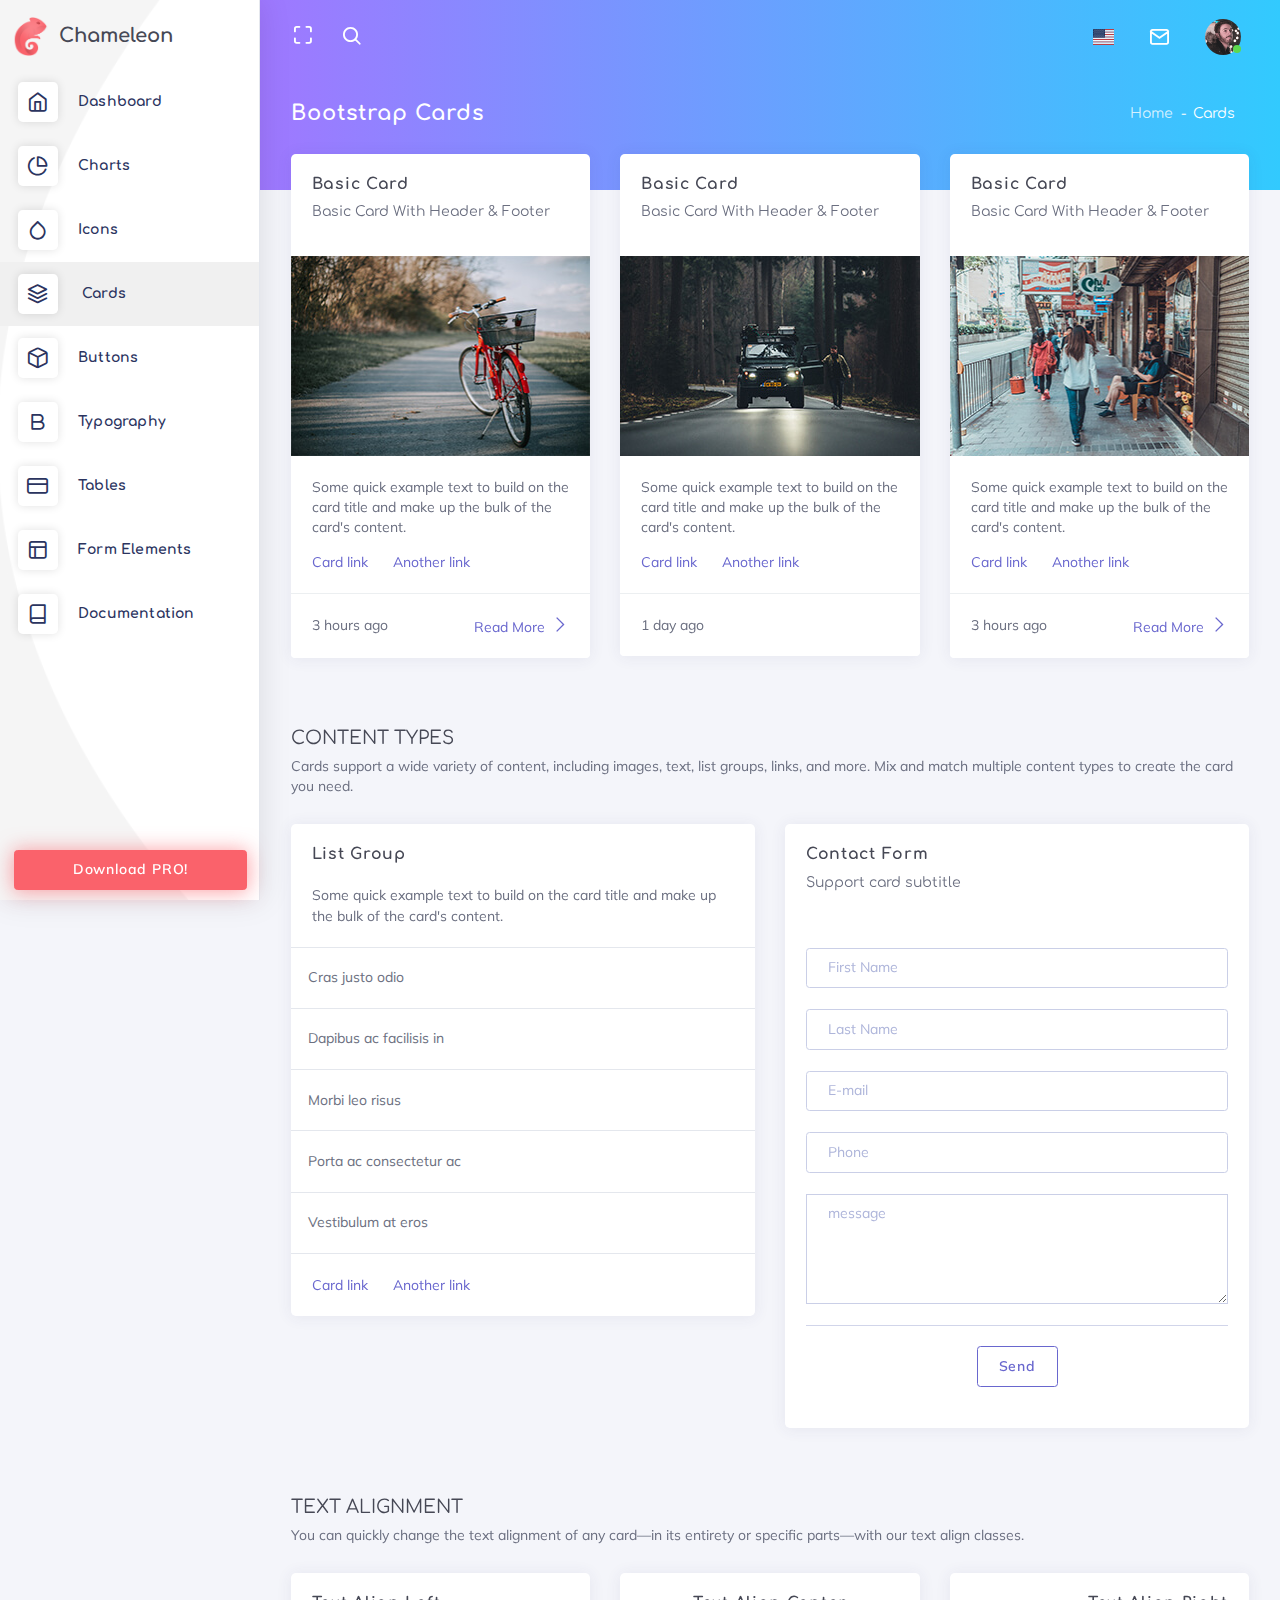
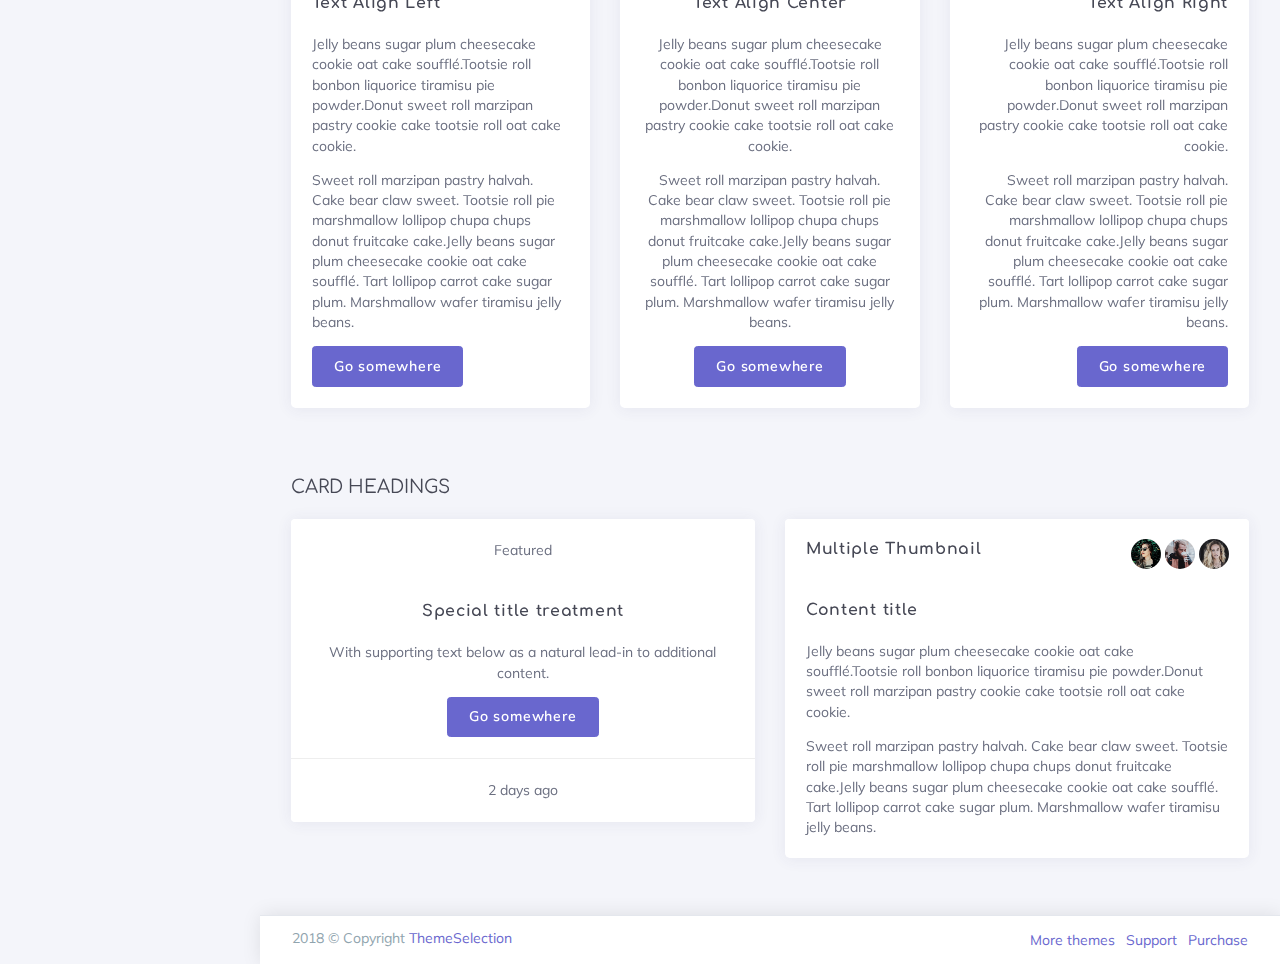
<file: Server/Plotly/templates/HTML Template/cards.html>
<!DOCTYPE html>
<html class="loading" lang="en" data-textdirection="ltr">
  <head>
    <meta http-equiv="Content-Type" content="text/html; charset=UTF-8">
    <meta http-equiv="X-UA-Compatible" content="IE=edge">
    <meta name="viewport" content="width=device-width, initial-scale=1.0, user-scalable=0, minimal-ui">
    <meta name="description" content="Chameleon Admin is a modern Bootstrap 4 webapp &amp; admin dashboard html template with a large number of components, elegant design, clean and organized code.">
    <meta name="keywords" content="admin template, Chameleon admin template, dashboard template, gradient admin template, responsive admin template, webapp, eCommerce dashboard, analytic dashboard">
    <meta name="author" content="ThemeSelect">
    <title>Bootstrap Cards - Chameleon Admin - Modern Bootstrap 4 WebApp & Dashboard HTML Template + UI Kit</title>
    <link rel="apple-touch-icon" href="theme-assets/images/ico/apple-icon-120.png">
    <link rel="shortcut icon" type="image/x-icon" href="theme-assets/images/ico/favicon.ico">
    <link href="https://fonts.googleapis.com/css?family=Muli:300,300i,400,400i,600,600i,700,700i%7CComfortaa:300,400,700" rel="stylesheet">
    <link href="https://maxcdn.icons8.com/fonts/line-awesome/1.1/css/line-awesome.min.css" rel="stylesheet">
    <!-- BEGIN VENDOR CSS-->
    <link rel="stylesheet" type="text/css" href="theme-assets/css/vendors.css">
    <!-- END VENDOR CSS-->
    <!-- BEGIN CHAMELEON  CSS-->
    <link rel="stylesheet" type="text/css" href="theme-assets/css/app-lite.css">
    <!-- END CHAMELEON  CSS-->
    <!-- BEGIN Page Level CSS-->
    <link rel="stylesheet" type="text/css" href="theme-assets/css/core/menu/menu-types/vertical-menu.css">
    <link rel="stylesheet" type="text/css" href="theme-assets/css/core/colors/palette-gradient.css">
    <!-- END Page Level CSS-->
    <!-- BEGIN Custom CSS-->
    <!-- END Custom CSS-->
  </head>
  <body class="vertical-layout vertical-menu 2-columns   menu-expanded fixed-navbar" data-open="click" data-menu="vertical-menu" data-color="bg-gradient-x-purple-blue" data-col="2-columns">

    <!-- fixed-top-->
    <nav class="header-navbar navbar-expand-md navbar navbar-with-menu navbar-without-dd-arrow fixed-top navbar-semi-light">
      <div class="navbar-wrapper">
        <div class="navbar-container content">
          <div class="collapse navbar-collapse show" id="navbar-mobile">
            <ul class="nav navbar-nav mr-auto float-left">
              <li class="nav-item d-block d-md-none"><a class="nav-link nav-menu-main menu-toggle hidden-xs" href="#"><i class="ft-menu"></i></a></li>
              <li class="nav-item d-none d-md-block"><a class="nav-link nav-link-expand" href="#"><i class="ficon ft-maximize"></i></a></li>
              <li class="nav-item dropdown navbar-search"><a class="nav-link dropdown-toggle hide" data-toggle="dropdown" href="#"><i class="ficon ft-search"></i></a>
                <ul class="dropdown-menu">
                  <li class="arrow_box">
                    <form>
                      <div class="input-group search-box">
                        <div class="position-relative has-icon-right full-width">
                          <input class="form-control" id="search" type="text" placeholder="Search here...">
                          <div class="form-control-position navbar-search-close"><i class="ft-x">   </i></div>
                        </div>
                      </div>
                    </form>
                  </li>
                </ul>
              </li>
            </ul>
            <ul class="nav navbar-nav float-right">         
              <li class="dropdown dropdown-language nav-item"><a class="dropdown-toggle nav-link" id="dropdown-flag" href="#" data-toggle="dropdown" aria-haspopup="true" aria-expanded="false"><i class="flag-icon flag-icon-us"></i><span class="selected-language"></span></a>
                <div class="dropdown-menu" aria-labelledby="dropdown-flag">
                  <div class="arrow_box"><a class="dropdown-item" href="#"><i class="flag-icon flag-icon-us"></i> English</a><a class="dropdown-item" href="#"><i class="flag-icon flag-icon-cn"></i> Chinese</a><a class="dropdown-item" href="#"><i class="flag-icon flag-icon-ru"></i> Russian</a><a class="dropdown-item" href="#"><i class="flag-icon flag-icon-fr"></i> French</a><a class="dropdown-item" href="#"><i class="flag-icon flag-icon-es"></i> Spanish</a></div>
                </div>
              </li>
            </ul>
            <ul class="nav navbar-nav float-right">
              <li class="dropdown dropdown-notification nav-item"><a class="nav-link nav-link-label" href="#" data-toggle="dropdown"><i class="ficon ft-mail">             </i></a>
                <div class="dropdown-menu dropdown-menu-right">
                  <div class="arrow_box_right"><a class="dropdown-item" href="#"><i class="ft-book"></i> Read Mail</a><a class="dropdown-item" href="#"><i class="ft-bookmark"></i> Read Later</a><a class="dropdown-item" href="#"><i class="ft-check-square"></i> Mark all Read       </a></div>
                </div>
              </li>
              <li class="dropdown dropdown-user nav-item"><a class="dropdown-toggle nav-link dropdown-user-link" href="#" data-toggle="dropdown">             <span class="avatar avatar-online"><img src="theme-assets/images/portrait/small/avatar-s-19.png" alt="avatar"><i></i></span></a>
                <div class="dropdown-menu dropdown-menu-right">
                  <div class="arrow_box_right"><a class="dropdown-item" href="#"><span class="avatar avatar-online"><img src="theme-assets/images/portrait/small/avatar-s-19.png" alt="avatar"><span class="user-name text-bold-700 ml-1">John Doe</span></span></a>
                    <div class="dropdown-divider"></div><a class="dropdown-item" href="#"><i class="ft-user"></i> Edit Profile</a><a class="dropdown-item" href="#"><i class="ft-mail"></i> My Inbox</a><a class="dropdown-item" href="#"><i class="ft-check-square"></i> Task</a><a class="dropdown-item" href="#"><i class="ft-message-square"></i> Chats</a>
                    <div class="dropdown-divider"></div><a class="dropdown-item" href="#"><i class="ft-power"></i> Logout</a>
                  </div>
                </div>
              </li>
            </ul>
          </div>
        </div>
      </div>
    </nav>

    <!-- ////////////////////////////////////////////////////////////////////////////-->


    <div class="main-menu menu-fixed menu-light menu-accordion    menu-shadow " data-scroll-to-active="true" data-img="theme-assets/images/backgrounds/02.jpg">
      <div class="navbar-header">
        <ul class="nav navbar-nav flex-row">       
          <li class="nav-item mr-auto"><a class="navbar-brand" href="index.html"><img class="brand-logo" alt="Chameleon admin logo" src="theme-assets/images/logo/logo.png"/>
              <h3 class="brand-text">Chameleon</h3></a></li>
          <li class="nav-item d-md-none"><a class="nav-link close-navbar"><i class="ft-x"></i></a></li>
        </ul>
      </div>
      <div class="main-menu-content">
        <ul class="navigation navigation-main" id="main-menu-navigation" data-menu="menu-navigation">
          <li class=" nav-item"><a href="index.html"><i class="ft-home"></i><span class="menu-title" data-i18n="">Dashboard</span></a>
          </li>
          <li class=" nav-item"><a href="charts.html"><i class="ft-pie-chart"></i><span class="menu-title" data-i18n="">Charts</span></a>
          </li>
          <li class=" nav-item"><a href="icons.html"><i class="ft-droplet"></i><span class="menu-title" data-i18n="">Icons</span></a>
          </li>
          <li class="active"><a href="cards.html"><i class="ft-layers"></i><span class="menu-title" data-i18n="">Cards</span></a>
          </li>
          <li class=" nav-item"><a href="buttons.html"><i class="ft-box"></i><span class="menu-title" data-i18n="">Buttons</span></a>
          </li>
          <li class=" nav-item"><a href="typography.html"><i class="ft-bold"></i><span class="menu-title" data-i18n="">Typography</span></a>
          </li>
          <li class=" nav-item"><a href="tables.html"><i class="ft-credit-card"></i><span class="menu-title" data-i18n="">Tables</span></a>
          </li>
          <li class=" nav-item"><a href="form-elements.html"><i class="ft-layout"></i><span class="menu-title" data-i18n="">Form Elements</span></a>
          </li>
          <li class=" nav-item"><a href="https://themeselection.com/demo/chameleon-admin-template/documentation"><i class="ft-book"></i><span class="menu-title" data-i18n="">Documentation</span></a>
          </li>
        </ul>
      </div><a class="btn btn-danger btn-block btn-glow btn-upgrade-pro mx-1" href="https://themeselection.com/products/chameleon-admin-modern-bootstrap-webapp-dashboard-html-template-ui-kit/" target="_blank">Download PRO!</a>
      <div class="navigation-background"></div>
    </div>

    <div class="app-content content">
      <div class="content-wrapper">
        <div class="content-wrapper-before"></div>
        <div class="content-header row">
          <div class="content-header-left col-md-4 col-12 mb-2">
            <h3 class="content-header-title">Bootstrap Cards</h3>
          </div>
          <div class="content-header-right col-md-8 col-12">
            <div class="breadcrumbs-top float-md-right">
              <div class="breadcrumb-wrapper mr-1">
                <ol class="breadcrumb">
                  <li class="breadcrumb-item"><a href="index.html">Home</a>
                  </li>
                  <li class="breadcrumb-item active">Cards
                  </li>
                </ol>
              </div>
            </div>
          </div>
        </div>
        <div class="content-body"><!-- ../../../theme-assets/images/carousel/22.jpg -->

<!-- Header footer section start -->
<section id="header-footer">
	<div class="row match-height">
		<div class="col-lg-4 col-md-12">
			<div class="card">
				<div class="card-body">
					<h4 class="card-title">Basic Card</h4>
					<h6 class="card-subtitle text-muted">Basic Card With Header & Footer</h6>
				</div>
				<img class="" src="theme-assets/images/carousel/22.jpg" alt="Card image cap">
				<div class="card-body">
					<p class="card-text">Some quick example text to build on the card title and make up the bulk of the card's content.</p>
					<a href="#" class="card-link">Card link</a>
					<a href="#" class="card-link">Another link</a>
				</div>
				<div class="card-footer border-top-blue-grey border-top-lighten-5 text-muted">
					<span class="float-left">3 hours ago</span>
					<span class="float-right">
						<a href="#" class="card-link">Read More
							<i class="la la-angle-right"></i>
						</a>
					</span>
				</div>
			</div>
		</div>
		<div class="col-lg-4 col-md-12">
			<div class="card">
				<div class="card-body">
					<h4 class="card-title">Basic Card</h4>
					<h6 class="card-subtitle text-muted">Basic Card With Header & Footer</h6>
				</div>
				<img class="" src="theme-assets/images/carousel/23.jpg" alt="Card image cap">
				<div class="card-body">
					<p class="card-text">Some quick example text to build on the card title and make up the bulk of the card's content.</p>
					<a href="#" class="card-link">Card link</a>
					<a href="#" class="card-link">Another link</a>
				</div>
				<div class="card-footer border-top-blue-grey border-top-lighten-5 text-muted">
					<span class="float-left">1 day ago</span>
				</div>
			</div>
		</div>
		<div class="col-lg-4 col-md-12">
			<div class="card">
				<div class="card-body">
					<h4 class="card-title">Basic Card</h4>
					<h6 class="card-subtitle text-muted">Basic Card With Header & Footer</h6>
				</div>
				<img class="" src="theme-assets/images/carousel/24.jpg" alt="Card image cap">
				<div class="card-body">
					<p class="card-text">Some quick example text to build on the card title and make up the bulk of the card's content.</p>
					<a href="#" class="card-link">Card link</a>
					<a href="#" class="card-link">Another link</a>
				</div>
				<div class="card-footer border-top-blue-grey border-top-lighten-5 text-muted">
					<span class="float-left">3 hours ago</span>
					<span class="float-right">
						<a href="#" class="card-link">Read More
							<i class="la la-angle-right"></i>
						</a>
					</span>
				</div>
			</div>
		</div>
	</div>
</section>
<!-- Header footer section End -->

<!-- Content types section start -->
<section id="content-types">
	<div class="row">
		<div class="col-12 mt-3 mb-1">
			<h4 class="text-uppercase">Content Types</h4>
			<p>Cards support a wide variety of content, including images, text, list groups, links, and more. Mix and match multiple
				content types to create the card you need.</p>
		</div>
	</div>
	<div class="row match-height">
		<div class="col-xl-6 col-md-6 col-sm-12">
			<div class="card">
				<div class="card-content">
					<div class="card-body">
						<h4 class="card-title">List Group</h4>
						<p class="card-text">Some quick example text to build on the card title and make up the bulk of the card's content.</p>
					</div>
					<ul class="list-group list-group-flush">
						<li class="list-group-item">
							Cras justo odio
						</li>
						<li class="list-group-item">
							Dapibus ac facilisis in
						</li>
						<li class="list-group-item">
							Morbi leo risus
						</li>
						<li class="list-group-item">
							Porta ac consectetur ac
						</li>
						<li class="list-group-item">
							Vestibulum at eros
						</li>
					</ul>
					<div class="card-body">
						<a href="#" class="card-link">Card link</a>
						<a href="#" class="card-link">Another link</a>
					</div>
				</div>
			</div>
		</div>

		<div class="col-xl-6 col-md-12">
			<div class="card">
				<div class="card-content">
					<div class="card-body">
						<h4 class="card-title">Contact Form</h4>
						<h6 class="card-subtitle text-muted">Support card subtitle</h6>
					</div>
					<div class="card-body">
						<form class="form">
							<div class="form-body">
								<div class="form-group">
									<label for="donationinput1" class="sr-only">First Name</label>
									<input type="text" id="donationinput1" class="form-control" placeholder="First Name" name="fname">
								</div>
								<div class="form-group">
									<label for="donationinput2" class="sr-only">Last Name</label>
									<input type="text" id="donationinput2" class="form-control" placeholder="Last Name" name="lanme">
								</div>
								<div class="form-group">
									<label for="donationinput3" class="sr-only">E-mail</label>
									<input type="email" id="donationinput3" class="form-control" placeholder="E-mail" name="email">
								</div>

								<div class="form-group">
									<label for="donationinput4" class="sr-only">Contact Number</label>
									<input type="text" id="donationinput4" class="form-control" placeholder="Phone" name="phone">
								</div>
								<div class="form-group">
									<label for="donationinput7" class="sr-only">Message</label>
									<textarea id="donationinput7" rows="5" class="form-control square" name="message" placeholder="message"></textarea>
								</div>

							</div>
							<div class="form-actions center">
								<button type="submit" class="btn btn-outline-primary">Send</button>
							</div>
						</form>
					</div>
				</div>
			</div>
		</div>
	</div>
</section>
<!-- Content types section end -->

<!-- Text Alignment section start -->
<section id="text-alignments">
	<div class="row">
		<div class="col-12 mt-3 mb-1">
			<h4 class="text-uppercase">Text Alignment</h4>
			<p>You can quickly change the text alignment of any card—in its entirety or specific parts—with our text align classes.</p>
		</div>
	</div>
	<div class="row">
		<div class="col-lg-4 col-md-12">
			<div class="card">
				<div class="card-body">
					<h4 class="card-title">Text Align Left</h4>
					<p class="card-text">Jelly beans sugar plum cheesecake cookie oat cake soufflé.Tootsie roll bonbon liquorice tiramisu pie powder.Donut sweet
						roll marzipan pastry cookie cake tootsie roll oat cake cookie.</p>
					<p class="card-text">Sweet roll marzipan pastry halvah. Cake bear claw sweet. Tootsie roll pie marshmallow lollipop chupa chups donut fruitcake
						cake.Jelly beans sugar plum cheesecake cookie oat cake soufflé. Tart lollipop carrot cake sugar plum. Marshmallow wafer
						tiramisu jelly beans.</p>
					<a href="#" class="btn btn-primary">Go somewhere</a>
				</div>
			</div>
		</div>
		<div class="col-lg-4 col-md-12">
			<div class="card text-center">
				<div class="card-body">
					<h4 class="card-title">Text Align Center</h4>
					<p class="card-text">Jelly beans sugar plum cheesecake cookie oat cake soufflé.Tootsie roll bonbon liquorice tiramisu pie powder.Donut sweet
						roll marzipan pastry cookie cake tootsie roll oat cake cookie.</p>
					<p class="card-text">Sweet roll marzipan pastry halvah. Cake bear claw sweet. Tootsie roll pie marshmallow lollipop chupa chups donut fruitcake
						cake.Jelly beans sugar plum cheesecake cookie oat cake soufflé. Tart lollipop carrot cake sugar plum. Marshmallow wafer
						tiramisu jelly beans.</p>
					<a href="#" class="btn btn-primary">Go somewhere</a>
				</div>
			</div>
		</div>
		<div class="col-lg-4 col-md-12">
			<div class="card text-right">
				<div class="card-body">
					<h4 class="card-title">Text Align Right</h4>
					<p class="card-text">Jelly beans sugar plum cheesecake cookie oat cake soufflé.Tootsie roll bonbon liquorice tiramisu pie powder.Donut sweet
						roll marzipan pastry cookie cake tootsie roll oat cake cookie.</p>
					<p class="card-text">Sweet roll marzipan pastry halvah. Cake bear claw sweet. Tootsie roll pie marshmallow lollipop chupa chups donut fruitcake
						cake.Jelly beans sugar plum cheesecake cookie oat cake soufflé. Tart lollipop carrot cake sugar plum. Marshmallow wafer
						tiramisu jelly beans.</p>
					<a href="#" class="btn btn-primary">Go somewhere</a>
				</div>
			</div>
		</div>
	</div>
</section>
<!-- Text Alignment section end -->

<!-- Card Headings section start -->
<section id="card-headings">
	<div class="row">
		<div class="col-12 mt-3 mb-1">
			<h4 class="text-uppercase">Card Headings</h4>
		</div>
	</div>

	<div class="row">
		<div class="col-md-6 col-sm-12">
			<div class="card text-center">
				<div class="card-header">
					Featured
				</div>
				<div class="card-body">
					<h5 class="card-title">Special title treatment</h5>
					<p class="card-text">With supporting text below as a natural lead-in to additional content.</p>
					<a href="#" class="btn btn-primary">Go somewhere</a>
				</div>
				<div class="card-footer text-muted">
					2 days ago
				</div>
			</div>
		</div>
		<div class="col-md-6 col-sm-12">
			<div class="card">
				<div class="card-header">
					<h4 class="card-title" id="heading-multiple-thumbnails">Multiple Thumbnail</h4>
					<a class="heading-elements-toggle">
						<i class="la la-ellipsis-v font-medium-3"></i>
					</a>
					<div class="heading-elements">
						<span class="avatar">
							<img src="theme-assets/images/portrait/small/avatar-s-2.png" alt="avatar">
						</span>
						<span class="avatar">
							<img src="theme-assets/images/portrait/small/avatar-s-3.png" alt="avatar">
						</span>
						<span class="avatar">
							<img src="theme-assets/images/portrait/small/avatar-s-4.png" alt="avatar">
						</span>
					</div>
				</div>
				<div class="card-content">
					<div class="card-body">
						<h4 class="card-title">Content title</h4>
						<p class="card-text">Jelly beans sugar plum cheesecake cookie oat cake soufflé.Tootsie roll bonbon liquorice tiramisu pie powder.Donut sweet
							roll marzipan pastry cookie cake tootsie roll oat cake cookie.</p>
						<p class="card-text">Sweet roll marzipan pastry halvah. Cake bear claw sweet. Tootsie roll pie marshmallow lollipop chupa chups donut fruitcake
							cake.Jelly beans sugar plum cheesecake cookie oat cake soufflé. Tart lollipop carrot cake sugar plum. Marshmallow
							wafer tiramisu jelly beans.</p>
					</div>
				</div>
			</div>
		</div>
	</div>

</section>
<!-- // Card Headings section end -->
        </div>
      </div>
    </div>
    <!-- ////////////////////////////////////////////////////////////////////////////-->


    <footer class="footer footer-static footer-light navbar-border navbar-shadow">
      <div class="clearfix blue-grey lighten-2 text-sm-center mb-0 px-2"><span class="float-md-left d-block d-md-inline-block">2018  &copy; Copyright <a class="text-bold-800 grey darken-2" href="https://themeselection.com" target="_blank">ThemeSelection</a></span>
        <ul class="list-inline float-md-right d-block d-md-inline-blockd-none d-lg-block mb-0">
          <li class="list-inline-item"><a class="my-1" href="https://themeselection.com/" target="_blank"> More themes</a></li>
          <li class="list-inline-item"><a class="my-1" href="https://themeselection.com/support" target="_blank"> Support</a></li>
          <li class="list-inline-item"><a class="my-1" href="https://themeselection.com/products/chameleon-admin-modern-bootstrap-webapp-dashboard-html-template-ui-kit/" target="_blank"> Purchase</a></li>
        </ul>
      </div>
    </footer>

    <!-- BEGIN VENDOR JS-->
    <script src="theme-assets/vendors/js/vendors.min.js" type="text/javascript"></script>
    <!-- BEGIN VENDOR JS-->
    <!-- BEGIN PAGE VENDOR JS-->
    <!-- END PAGE VENDOR JS-->
    <!-- BEGIN CHAMELEON  JS-->
    <script src="theme-assets/js/core/app-menu-lite.js" type="text/javascript"></script>
    <script src="theme-assets/js/core/app-lite.js" type="text/javascript"></script>
    <!-- END CHAMELEON  JS-->
    <!-- BEGIN PAGE LEVEL JS-->
    <!-- END PAGE LEVEL JS-->
  </body>
</html>
</file>
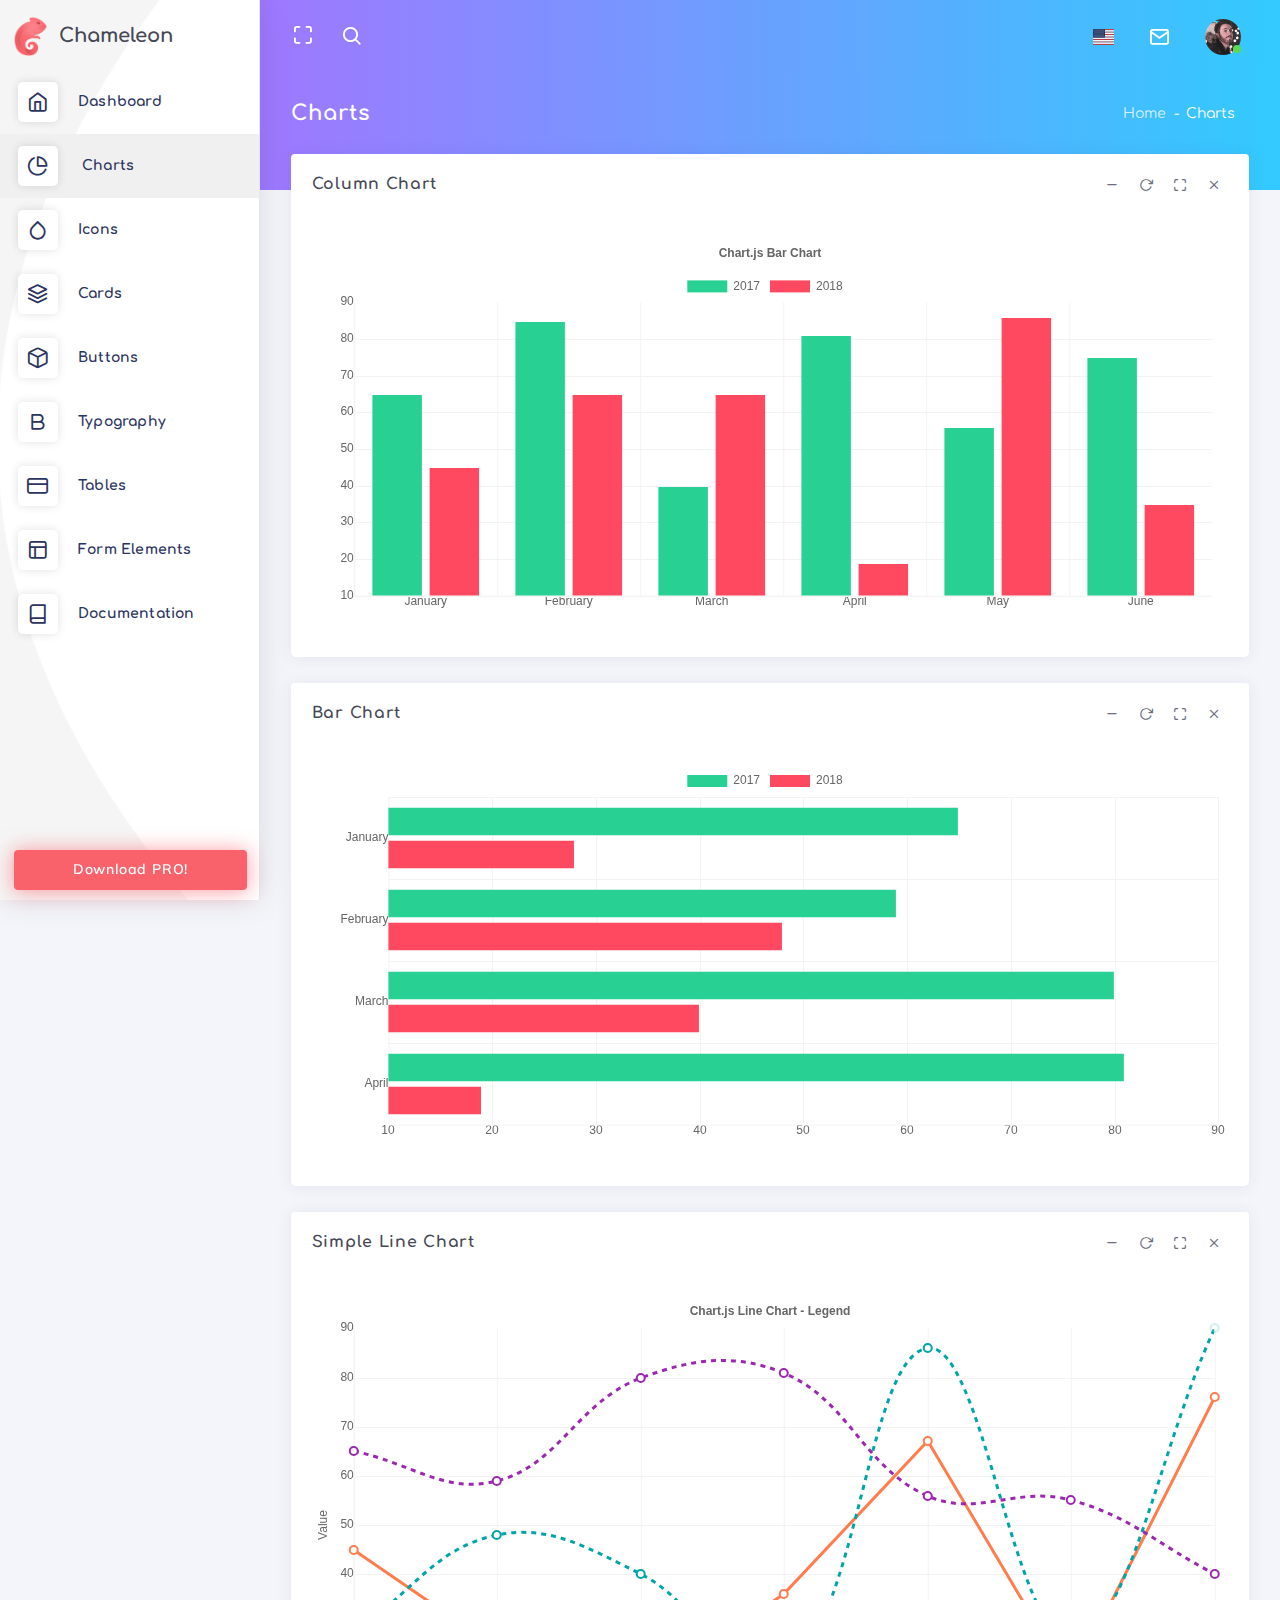
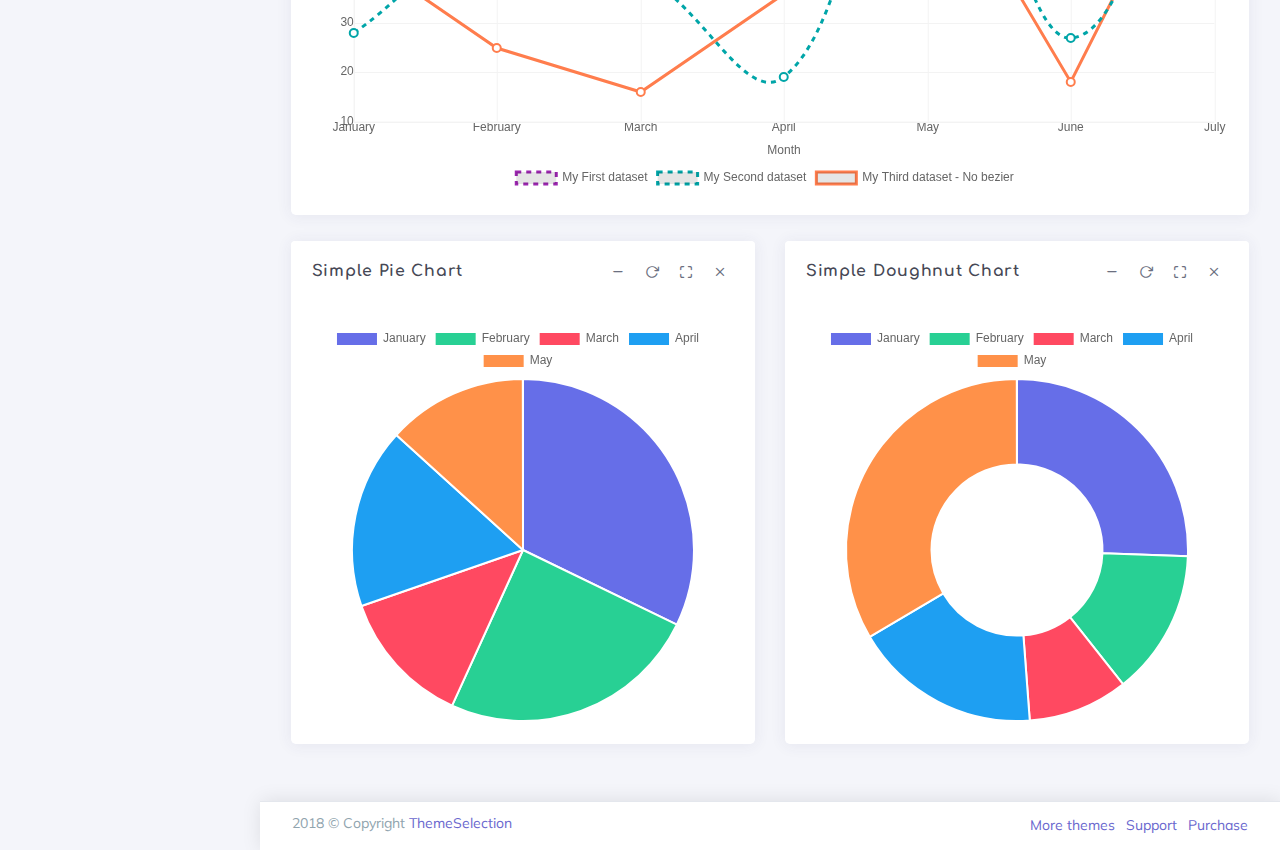
<file: Server/Plotly/templates/HTML Template/charts.html>
<!DOCTYPE html>
<html class="loading" lang="en" data-textdirection="ltr">
  <head>
    <meta http-equiv="Content-Type" content="text/html; charset=UTF-8">
    <meta http-equiv="X-UA-Compatible" content="IE=edge">
    <meta name="viewport" content="width=device-width, initial-scale=1.0, user-scalable=0, minimal-ui">
    <meta name="description" content="Chameleon Admin is a modern Bootstrap 4 webapp &amp; admin dashboard html template with a large number of components, elegant design, clean and organized code.">
    <meta name="keywords" content="admin template, Chameleon admin template, dashboard template, gradient admin template, responsive admin template, webapp, eCommerce dashboard, analytic dashboard">
    <meta name="author" content="ThemeSelect">
    <title>Charts - Chameleon Admin - Modern Bootstrap 4 WebApp & Dashboard HTML Template + UI Kit</title>
    <link rel="apple-touch-icon" href="theme-assets/images/ico/apple-icon-120.png">
    <link rel="shortcut icon" type="image/x-icon" href="theme-assets/images/ico/favicon.ico">
    <link href="https://fonts.googleapis.com/css?family=Muli:300,300i,400,400i,600,600i,700,700i%7CComfortaa:300,400,700" rel="stylesheet">
    <link href="https://maxcdn.icons8.com/fonts/line-awesome/1.1/css/line-awesome.min.css" rel="stylesheet">
    <!-- BEGIN VENDOR CSS-->
    <link rel="stylesheet" type="text/css" href="theme-assets/css/vendors.css">
    <!-- END VENDOR CSS-->
    <!-- BEGIN CHAMELEON  CSS-->
    <link rel="stylesheet" type="text/css" href="theme-assets/css/app-lite.css">
    <!-- END CHAMELEON  CSS-->
    <!-- BEGIN Page Level CSS-->
    <link rel="stylesheet" type="text/css" href="theme-assets/css/core/menu/menu-types/vertical-menu.css">
    <link rel="stylesheet" type="text/css" href="theme-assets/css/core/colors/palette-gradient.css">
    <!-- END Page Level CSS-->
    <!-- BEGIN Custom CSS-->
    <!-- END Custom CSS-->
  </head>
  <body class="vertical-layout vertical-menu 2-columns   menu-expanded fixed-navbar" data-open="click" data-menu="vertical-menu" data-color="bg-gradient-x-purple-blue" data-col="2-columns">

    <!-- fixed-top-->
    <nav class="header-navbar navbar-expand-md navbar navbar-with-menu navbar-without-dd-arrow fixed-top navbar-semi-light">
      <div class="navbar-wrapper">
        <div class="navbar-container content">
          <div class="collapse navbar-collapse show" id="navbar-mobile">
            <ul class="nav navbar-nav mr-auto float-left">
              <li class="nav-item d-block d-md-none"><a class="nav-link nav-menu-main menu-toggle hidden-xs" href="#"><i class="ft-menu"></i></a></li>
              <li class="nav-item d-none d-md-block"><a class="nav-link nav-link-expand" href="#"><i class="ficon ft-maximize"></i></a></li>
              <li class="nav-item dropdown navbar-search"><a class="nav-link dropdown-toggle hide" data-toggle="dropdown" href="#"><i class="ficon ft-search"></i></a>
                <ul class="dropdown-menu">
                  <li class="arrow_box">
                    <form>
                      <div class="input-group search-box">
                        <div class="position-relative has-icon-right full-width">
                          <input class="form-control" id="search" type="text" placeholder="Search here...">
                          <div class="form-control-position navbar-search-close"><i class="ft-x">   </i></div>
                        </div>
                      </div>
                    </form>
                  </li>
                </ul>
              </li>
            </ul>
            <ul class="nav navbar-nav float-right">         
              <li class="dropdown dropdown-language nav-item"><a class="dropdown-toggle nav-link" id="dropdown-flag" href="#" data-toggle="dropdown" aria-haspopup="true" aria-expanded="false"><i class="flag-icon flag-icon-us"></i><span class="selected-language"></span></a>
                <div class="dropdown-menu" aria-labelledby="dropdown-flag">
                  <div class="arrow_box"><a class="dropdown-item" href="#"><i class="flag-icon flag-icon-us"></i> English</a><a class="dropdown-item" href="#"><i class="flag-icon flag-icon-cn"></i> Chinese</a><a class="dropdown-item" href="#"><i class="flag-icon flag-icon-ru"></i> Russian</a><a class="dropdown-item" href="#"><i class="flag-icon flag-icon-fr"></i> French</a><a class="dropdown-item" href="#"><i class="flag-icon flag-icon-es"></i> Spanish</a></div>
                </div>
              </li>
            </ul>
            <ul class="nav navbar-nav float-right">
              <li class="dropdown dropdown-notification nav-item"><a class="nav-link nav-link-label" href="#" data-toggle="dropdown"><i class="ficon ft-mail">             </i></a>
                <div class="dropdown-menu dropdown-menu-right">
                  <div class="arrow_box_right"><a class="dropdown-item" href="#"><i class="ft-book"></i> Read Mail</a><a class="dropdown-item" href="#"><i class="ft-bookmark"></i> Read Later</a><a class="dropdown-item" href="#"><i class="ft-check-square"></i> Mark all Read       </a></div>
                </div>
              </li>
              <li class="dropdown dropdown-user nav-item"><a class="dropdown-toggle nav-link dropdown-user-link" href="#" data-toggle="dropdown">             <span class="avatar avatar-online"><img src="theme-assets/images/portrait/small/avatar-s-19.png" alt="avatar"><i></i></span></a>
                <div class="dropdown-menu dropdown-menu-right">
                  <div class="arrow_box_right"><a class="dropdown-item" href="#"><span class="avatar avatar-online"><img src="theme-assets/images/portrait/small/avatar-s-19.png" alt="avatar"><span class="user-name text-bold-700 ml-1">John Doe</span></span></a>
                    <div class="dropdown-divider"></div><a class="dropdown-item" href="#"><i class="ft-user"></i> Edit Profile</a><a class="dropdown-item" href="#"><i class="ft-mail"></i> My Inbox</a><a class="dropdown-item" href="#"><i class="ft-check-square"></i> Task</a><a class="dropdown-item" href="#"><i class="ft-message-square"></i> Chats</a>
                    <div class="dropdown-divider"></div><a class="dropdown-item" href="#"><i class="ft-power"></i> Logout</a>
                  </div>
                </div>
              </li>
            </ul>
          </div>
        </div>
      </div>
    </nav>

    <!-- ////////////////////////////////////////////////////////////////////////////-->


    <div class="main-menu menu-fixed menu-light menu-accordion    menu-shadow " data-scroll-to-active="true" data-img="theme-assets/images/backgrounds/02.jpg">
      <div class="navbar-header">
        <ul class="nav navbar-nav flex-row">       
          <li class="nav-item mr-auto"><a class="navbar-brand" href="index.html"><img class="brand-logo" alt="Chameleon admin logo" src="theme-assets/images/logo/logo.png"/>
              <h3 class="brand-text">Chameleon</h3></a></li>
          <li class="nav-item d-md-none"><a class="nav-link close-navbar"><i class="ft-x"></i></a></li>
        </ul>
      </div>
      <div class="main-menu-content">
        <ul class="navigation navigation-main" id="main-menu-navigation" data-menu="menu-navigation">
          <li class=" nav-item"><a href="index.html"><i class="ft-home"></i><span class="menu-title" data-i18n="">Dashboard</span></a>
          </li>
          <li class="active"><a href="charts.html"><i class="ft-pie-chart"></i><span class="menu-title" data-i18n="">Charts</span></a>
          </li>
          <li class=" nav-item"><a href="icons.html"><i class="ft-droplet"></i><span class="menu-title" data-i18n="">Icons</span></a>
          </li>
          <li class=" nav-item"><a href="cards.html"><i class="ft-layers"></i><span class="menu-title" data-i18n="">Cards</span></a>
          </li>
          <li class=" nav-item"><a href="buttons.html"><i class="ft-box"></i><span class="menu-title" data-i18n="">Buttons</span></a>
          </li>
          <li class=" nav-item"><a href="typography.html"><i class="ft-bold"></i><span class="menu-title" data-i18n="">Typography</span></a>
          </li>
          <li class=" nav-item"><a href="tables.html"><i class="ft-credit-card"></i><span class="menu-title" data-i18n="">Tables</span></a>
          </li>
          <li class=" nav-item"><a href="form-elements.html"><i class="ft-layout"></i><span class="menu-title" data-i18n="">Form Elements</span></a>
          </li>
          <li class=" nav-item"><a href="https://themeselection.com/demo/chameleon-admin-template/documentation"><i class="ft-book"></i><span class="menu-title" data-i18n="">Documentation</span></a>
          </li>
        </ul>
      </div><a class="btn btn-danger btn-block btn-glow btn-upgrade-pro mx-1" href="https://themeselection.com/products/chameleon-admin-modern-bootstrap-webapp-dashboard-html-template-ui-kit/" target="_blank">Download PRO!</a>
      <div class="navigation-background"></div>
    </div>

    <div class="app-content content">
      <div class="content-wrapper">
        <div class="content-wrapper-before"></div>
        <div class="content-header row">
          <div class="content-header-left col-md-4 col-12 mb-2">
            <h3 class="content-header-title">Charts</h3>
          </div>
          <div class="content-header-right col-md-8 col-12">
            <div class="breadcrumbs-top float-md-right">
              <div class="breadcrumb-wrapper mr-1">
                <ol class="breadcrumb">
                  <li class="breadcrumb-item"><a href="index.html">Home</a>
                  </li>
                  <li class="breadcrumb-item active">Charts
                  </li>
                </ol>
              </div>
            </div>
          </div>
        </div>
        <div class="content-body"><!-- Bar charts section start -->
<section id="chartjs-bar-charts">
    <!-- Column Chart -->
    <div class="row">
        <div class="col-12">
            <div class="card">
                <div class="card-header">
                    <h4 class="card-title">Column Chart</h4>
                    <a class="heading-elements-toggle"><i class="la la-ellipsis-v font-medium-3"></i></a>
                    <div class="heading-elements">
                        <ul class="list-inline mb-0">
                            <li><a data-action="collapse"><i class="ft-minus"></i></a></li>
                            <li><a data-action="reload"><i class="ft-rotate-cw"></i></a></li>
                            <li><a data-action="expand"><i class="ft-maximize"></i></a></li>
                            <li><a data-action="close"><i class="ft-x"></i></a></li>
                        </ul>
                    </div>
                </div>
                <div class="card-content collapse show">
                    <div class="card-body">
                            <div class="height-400">
                        <canvas id="column-chart"></canvas>
                        </div>
                    </div>
                </div>
            </div>
        </div>
    </div>
    
    <!-- Bar Chart -->
    <div class="row">
        <div class="col-12">
            <div class="card">
                <div class="card-header">
                    <h4 class="card-title">Bar Chart</h4>
                    <a class="heading-elements-toggle"><i class="la la-ellipsis-v font-medium-3"></i></a>
                    <div class="heading-elements">
                        <ul class="list-inline mb-0">
                            <li><a data-action="collapse"><i class="ft-minus"></i></a></li>
                            <li><a data-action="reload"><i class="ft-rotate-cw"></i></a></li>
                            <li><a data-action="expand"><i class="ft-maximize"></i></a></li>
                            <li><a data-action="close"><i class="ft-x"></i></a></li>
                        </ul>
                    </div>
                </div>
                <div class="card-content collapse show">
                    <div class="card-body">
                            <div class="height-400">
                        <canvas id="bar-chart"></canvas>
                        </div>
                    </div>
                </div>
            </div>
        </div>
    </div>

</section>
<!-- // Bar charts section end -->

<!-- line chart section start -->
<section id="chartjs-line-charts">
    <!-- Line Chart -->
    <div class="row">
        <div class="col-12">
            <div class="card">
                <div class="card-header">
                    <h4 class="card-title">Simple Line Chart</h4>
                    <a class="heading-elements-toggle"><i class="la la-ellipsis-v font-medium-3"></i></a>
                    <div class="heading-elements">
                        <ul class="list-inline mb-0">
                            <li><a data-action="collapse"><i class="ft-minus"></i></a></li>
                            <li><a data-action="reload"><i class="ft-rotate-cw"></i></a></li>
                            <li><a data-action="expand"><i class="ft-maximize"></i></a></li>
                            <li><a data-action="close"><i class="ft-x"></i></a></li>
                        </ul>
                    </div>
                </div>
                <div class="card-content collapse show">
                    <div class="card-body chartjs">
                            <div class="height-500">
                        <canvas id="line-chart"></canvas>
                        </div>
                    </div>
                </div>
            </div>
        </div>
    </div>

</section>
<!-- // line chart section end -->

<!-- Pie charts section start -->
<section id="chartjs-pie-charts">
    <div class="row">
        <!-- Simple Pie Chart -->
        <div class="col-md-6 col-sm-12">
            <div class="card">
                <div class="card-header">
                    <h4 class="card-title">Simple Pie Chart</h4>
                    <a class="heading-elements-toggle"><i class="la la-ellipsis-v font-medium-3"></i></a>
                    <div class="heading-elements">
                        <ul class="list-inline mb-0">
                            <li><a data-action="collapse"><i class="ft-minus"></i></a></li>
                            <li><a data-action="reload"><i class="ft-rotate-cw"></i></a></li>
                            <li><a data-action="expand"><i class="ft-maximize"></i></a></li>
                            <li><a data-action="close"><i class="ft-x"></i></a></li>
                        </ul>
                    </div>
                </div>
                <div class="card-content collapse show">
                    <div class="card-body">
                            <div class="height-400">
                        <canvas id="simple-pie-chart"></canvas>
                        </div>
                    </div>
                </div>
            </div>
        </div>

        <!-- Simple Doughnut Chart -->
        <div class="col-md-6 col-sm-12">
            <div class="card">
                <div class="card-header">
                    <h4 class="card-title">Simple Doughnut Chart</h4>
                    <a class="heading-elements-toggle"><i class="la la-ellipsis-v font-medium-3"></i></a>
                    <div class="heading-elements">
                        <ul class="list-inline mb-0">
                            <li><a data-action="collapse"><i class="ft-minus"></i></a></li>
                            <li><a data-action="reload"><i class="ft-rotate-cw"></i></a></li>
                            <li><a data-action="expand"><i class="ft-maximize"></i></a></li>
                            <li><a data-action="close"><i class="ft-x"></i></a></li>
                        </ul>
                    </div>
                </div>
                <div class="card-content collapse show">
                    <div class="card-body">
                            <div class="height-400">
                        <canvas id="simple-doughnut-chart"></canvas>
                        </div>
                    </div>
                </div>
            </div>
        </div>
    </div>    
</section>
<!-- // Pie charts section end -->

        </div>
      </div>
    </div>
    <!-- ////////////////////////////////////////////////////////////////////////////-->


    <footer class="footer footer-static footer-light navbar-border navbar-shadow">
      <div class="clearfix blue-grey lighten-2 text-sm-center mb-0 px-2"><span class="float-md-left d-block d-md-inline-block">2018  &copy; Copyright <a class="text-bold-800 grey darken-2" href="https://themeselection.com" target="_blank">ThemeSelection</a></span>
        <ul class="list-inline float-md-right d-block d-md-inline-blockd-none d-lg-block mb-0">
          <li class="list-inline-item"><a class="my-1" href="https://themeselection.com/" target="_blank"> More themes</a></li>
          <li class="list-inline-item"><a class="my-1" href="https://themeselection.com/support" target="_blank"> Support</a></li>
          <li class="list-inline-item"><a class="my-1" href="https://themeselection.com/products/chameleon-admin-modern-bootstrap-webapp-dashboard-html-template-ui-kit/" target="_blank"> Purchase</a></li>
        </ul>
      </div>
    </footer>

    <!-- BEGIN VENDOR JS-->
    <script src="theme-assets/vendors/js/vendors.min.js" type="text/javascript"></script>
    <!-- BEGIN VENDOR JS-->
    <!-- BEGIN PAGE VENDOR JS-->
    <script src="theme-assets/vendors/js/charts/chart.min.js" type="text/javascript"></script>
    <!-- END PAGE VENDOR JS-->
    <!-- BEGIN CHAMELEON  JS-->
    <script src="theme-assets/js/core/app-menu-lite.js" type="text/javascript"></script>
    <script src="theme-assets/js/core/app-lite.js" type="text/javascript"></script>
    <!-- END CHAMELEON  JS-->
    <!-- BEGIN PAGE LEVEL JS-->
    <script src="theme-assets/js/scripts/charts/chartjs/bar/column.js" type="text/javascript"></script>
    <script src="theme-assets/js/scripts/charts/chartjs/bar/bar.js" type="text/javascript"></script>
    <script src="theme-assets/js/scripts/charts/chartjs/line/line.js" type="text/javascript"></script>
    <script src="theme-assets/js/scripts/charts/chartjs/pie-doughnut/pie-simple.js" type="text/javascript"></script>
    <script src="theme-assets/js/scripts/charts/chartjs/pie-doughnut/doughnut-simple.js" type="text/javascript"></script>
    <!-- END PAGE LEVEL JS-->
  </body>
</html>
</file>
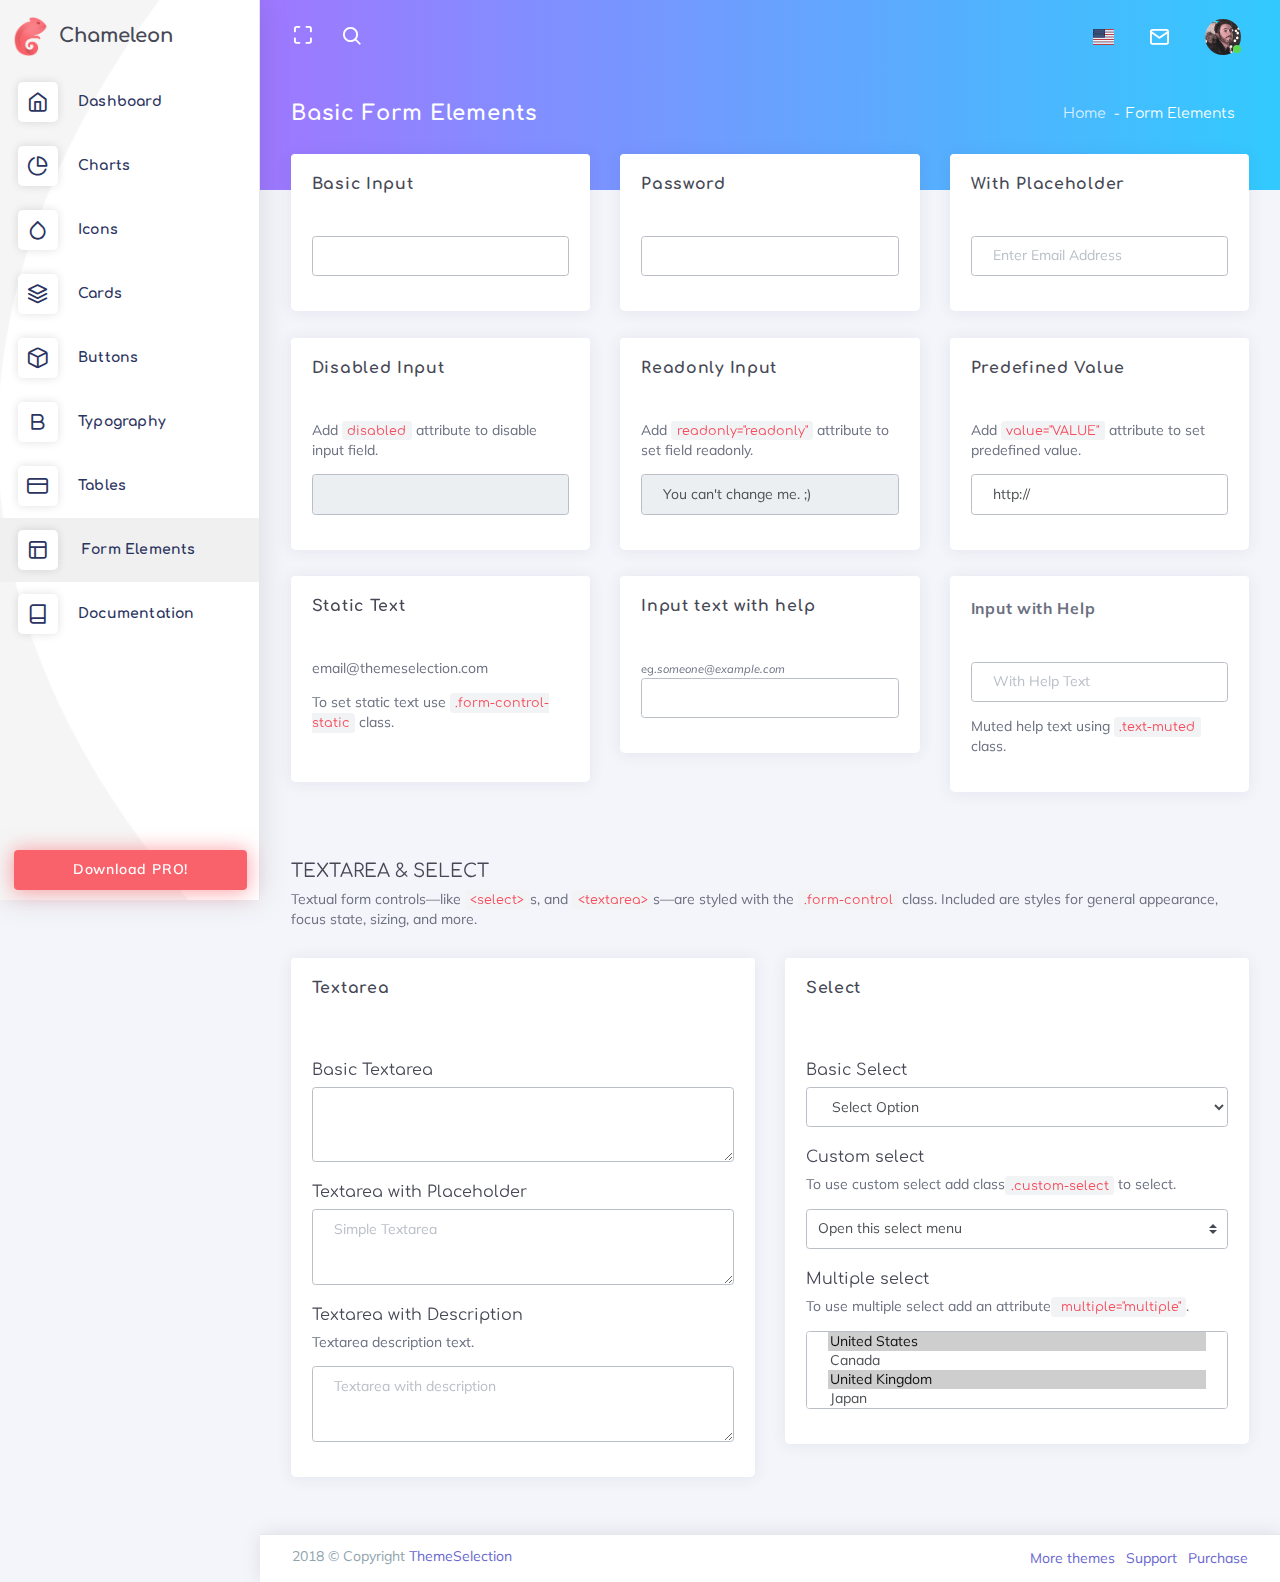
<file: Server/Plotly/templates/HTML Template/form-elements.html>
<!DOCTYPE html>
<html class="loading" lang="en" data-textdirection="ltr">
  <head>
    <meta http-equiv="Content-Type" content="text/html; charset=UTF-8">
    <meta http-equiv="X-UA-Compatible" content="IE=edge">
    <meta name="viewport" content="width=device-width, initial-scale=1.0, user-scalable=0, minimal-ui">
    <meta name="description" content="Chameleon Admin is a modern Bootstrap 4 webapp &amp; admin dashboard html template with a large number of components, elegant design, clean and organized code.">
    <meta name="keywords" content="admin template, Chameleon admin template, dashboard template, gradient admin template, responsive admin template, webapp, eCommerce dashboard, analytic dashboard">
    <meta name="author" content="ThemeSelect">
    <title>Basic Form Elements - Chameleon Admin - Modern Bootstrap 4 WebApp & Dashboard HTML Template + UI Kit</title>
    <link rel="apple-touch-icon" href="theme-assets/images/ico/apple-icon-120.png">
    <link rel="shortcut icon" type="image/x-icon" href="theme-assets/images/ico/favicon.ico">
    <link href="https://fonts.googleapis.com/css?family=Muli:300,300i,400,400i,600,600i,700,700i%7CComfortaa:300,400,700" rel="stylesheet">
    <link href="https://maxcdn.icons8.com/fonts/line-awesome/1.1/css/line-awesome.min.css" rel="stylesheet">
    <!-- BEGIN VENDOR CSS-->
    <link rel="stylesheet" type="text/css" href="theme-assets/css/vendors.css">
    <!-- END VENDOR CSS-->
    <!-- BEGIN CHAMELEON  CSS-->
    <link rel="stylesheet" type="text/css" href="theme-assets/css/app-lite.css">
    <!-- END CHAMELEON  CSS-->
    <!-- BEGIN Page Level CSS-->
    <link rel="stylesheet" type="text/css" href="theme-assets/css/core/menu/menu-types/vertical-menu.css">
    <link rel="stylesheet" type="text/css" href="theme-assets/css/core/colors/palette-gradient.css">
    <!-- END Page Level CSS-->
    <!-- BEGIN Custom CSS-->
    <!-- END Custom CSS-->
  </head>
  <body class="vertical-layout vertical-menu 2-columns   menu-expanded fixed-navbar" data-open="click" data-menu="vertical-menu" data-color="bg-gradient-x-purple-blue" data-col="2-columns">

    <!-- fixed-top-->
    <nav class="header-navbar navbar-expand-md navbar navbar-with-menu navbar-without-dd-arrow fixed-top navbar-semi-light">
      <div class="navbar-wrapper">
        <div class="navbar-container content">
          <div class="collapse navbar-collapse show" id="navbar-mobile">
            <ul class="nav navbar-nav mr-auto float-left">
              <li class="nav-item d-block d-md-none"><a class="nav-link nav-menu-main menu-toggle hidden-xs" href="#"><i class="ft-menu"></i></a></li>
              <li class="nav-item d-none d-md-block"><a class="nav-link nav-link-expand" href="#"><i class="ficon ft-maximize"></i></a></li>
              <li class="nav-item dropdown navbar-search"><a class="nav-link dropdown-toggle hide" data-toggle="dropdown" href="#"><i class="ficon ft-search"></i></a>
                <ul class="dropdown-menu">
                  <li class="arrow_box">
                    <form>
                      <div class="input-group search-box">
                        <div class="position-relative has-icon-right full-width">
                          <input class="form-control" id="search" type="text" placeholder="Search here...">
                          <div class="form-control-position navbar-search-close"><i class="ft-x">   </i></div>
                        </div>
                      </div>
                    </form>
                  </li>
                </ul>
              </li>
            </ul>
            <ul class="nav navbar-nav float-right">         
              <li class="dropdown dropdown-language nav-item"><a class="dropdown-toggle nav-link" id="dropdown-flag" href="#" data-toggle="dropdown" aria-haspopup="true" aria-expanded="false"><i class="flag-icon flag-icon-us"></i><span class="selected-language"></span></a>
                <div class="dropdown-menu" aria-labelledby="dropdown-flag">
                  <div class="arrow_box"><a class="dropdown-item" href="#"><i class="flag-icon flag-icon-us"></i> English</a><a class="dropdown-item" href="#"><i class="flag-icon flag-icon-cn"></i> Chinese</a><a class="dropdown-item" href="#"><i class="flag-icon flag-icon-ru"></i> Russian</a><a class="dropdown-item" href="#"><i class="flag-icon flag-icon-fr"></i> French</a><a class="dropdown-item" href="#"><i class="flag-icon flag-icon-es"></i> Spanish</a></div>
                </div>
              </li>
            </ul>
            <ul class="nav navbar-nav float-right">
              <li class="dropdown dropdown-notification nav-item"><a class="nav-link nav-link-label" href="#" data-toggle="dropdown"><i class="ficon ft-mail">             </i></a>
                <div class="dropdown-menu dropdown-menu-right">
                  <div class="arrow_box_right"><a class="dropdown-item" href="#"><i class="ft-book"></i> Read Mail</a><a class="dropdown-item" href="#"><i class="ft-bookmark"></i> Read Later</a><a class="dropdown-item" href="#"><i class="ft-check-square"></i> Mark all Read       </a></div>
                </div>
              </li>
              <li class="dropdown dropdown-user nav-item"><a class="dropdown-toggle nav-link dropdown-user-link" href="#" data-toggle="dropdown">             <span class="avatar avatar-online"><img src="theme-assets/images/portrait/small/avatar-s-19.png" alt="avatar"><i></i></span></a>
                <div class="dropdown-menu dropdown-menu-right">
                  <div class="arrow_box_right"><a class="dropdown-item" href="#"><span class="avatar avatar-online"><img src="theme-assets/images/portrait/small/avatar-s-19.png" alt="avatar"><span class="user-name text-bold-700 ml-1">John Doe</span></span></a>
                    <div class="dropdown-divider"></div><a class="dropdown-item" href="#"><i class="ft-user"></i> Edit Profile</a><a class="dropdown-item" href="#"><i class="ft-mail"></i> My Inbox</a><a class="dropdown-item" href="#"><i class="ft-check-square"></i> Task</a><a class="dropdown-item" href="#"><i class="ft-message-square"></i> Chats</a>
                    <div class="dropdown-divider"></div><a class="dropdown-item" href="#"><i class="ft-power"></i> Logout</a>
                  </div>
                </div>
              </li>
            </ul>
          </div>
        </div>
      </div>
    </nav>

    <!-- ////////////////////////////////////////////////////////////////////////////-->


    <div class="main-menu menu-fixed menu-light menu-accordion    menu-shadow " data-scroll-to-active="true" data-img="theme-assets/images/backgrounds/02.jpg">
      <div class="navbar-header">
        <ul class="nav navbar-nav flex-row">       
          <li class="nav-item mr-auto"><a class="navbar-brand" href="index.html"><img class="brand-logo" alt="Chameleon admin logo" src="theme-assets/images/logo/logo.png"/>
              <h3 class="brand-text">Chameleon</h3></a></li>
          <li class="nav-item d-md-none"><a class="nav-link close-navbar"><i class="ft-x"></i></a></li>
        </ul>
      </div>
      <div class="main-menu-content">
        <ul class="navigation navigation-main" id="main-menu-navigation" data-menu="menu-navigation">
          <li class=" nav-item"><a href="index.html"><i class="ft-home"></i><span class="menu-title" data-i18n="">Dashboard</span></a>
          </li>
          <li class=" nav-item"><a href="charts.html"><i class="ft-pie-chart"></i><span class="menu-title" data-i18n="">Charts</span></a>
          </li>
          <li class=" nav-item"><a href="icons.html"><i class="ft-droplet"></i><span class="menu-title" data-i18n="">Icons</span></a>
          </li>
          <li class=" nav-item"><a href="cards.html"><i class="ft-layers"></i><span class="menu-title" data-i18n="">Cards</span></a>
          </li>
          <li class=" nav-item"><a href="buttons.html"><i class="ft-box"></i><span class="menu-title" data-i18n="">Buttons</span></a>
          </li>
          <li class=" nav-item"><a href="typography.html"><i class="ft-bold"></i><span class="menu-title" data-i18n="">Typography</span></a>
          </li>
          <li class=" nav-item"><a href="tables.html"><i class="ft-credit-card"></i><span class="menu-title" data-i18n="">Tables</span></a>
          </li>
          <li class="active"><a href="form-elements.html"><i class="ft-layout"></i><span class="menu-title" data-i18n="">Form Elements</span></a>
          </li>
          <li class=" nav-item"><a href="https://themeselection.com/demo/chameleon-admin-template/documentation"><i class="ft-book"></i><span class="menu-title" data-i18n="">Documentation</span></a>
          </li>
        </ul>
      </div><a class="btn btn-danger btn-block btn-glow btn-upgrade-pro mx-1" href="https://themeselection.com/products/chameleon-admin-modern-bootstrap-webapp-dashboard-html-template-ui-kit/" target="_blank">Download PRO!</a>
      <div class="navigation-background"></div>
    </div>

    <div class="app-content content">
      <div class="content-wrapper">
        <div class="content-wrapper-before"></div>
        <div class="content-header row">
          <div class="content-header-left col-md-4 col-12 mb-2">
            <h3 class="content-header-title">Basic Form Elements</h3>
          </div>
          <div class="content-header-right col-md-8 col-12">
            <div class="breadcrumbs-top float-md-right">
              <div class="breadcrumb-wrapper mr-1">
                <ol class="breadcrumb">
                  <li class="breadcrumb-item"><a href="index.html">Home</a>
                  </li>
                  <li class="breadcrumb-item active">Form Elements
                  </li>
                </ol>
              </div>
            </div>
          </div>
        </div>
        <div class="content-body"><!-- Basic Inputs start -->
<section class="basic-inputs">
  <div class="row match-height">
      <div class="col-xl-4 col-lg-6 col-md-12">
          <div class="card">
              <div class="card-header">
                  <h4 class="card-title">Basic Input</h4>
              </div>
              <div class="card-block">
                  <div class="card-body">
                      <fieldset class="form-group">
                          <input type="text" class="form-control" id="basicInput" >
                      </fieldset>
                  </div>
              </div>
          </div>
      </div>
      <div class="col-xl-4 col-lg-6 col-md-12">
          <div class="card">
              <div class="card-header">
                  <h4 class="card-title">Password</h4>
              </div>
              <div class="card-block">
                  <div class="card-body">
                      <fieldset class="form-group">
                          <input type="password" class="form-control" id="passwordField">
                      </fieldset>
                  </div>
              </div>
          </div>
      </div>
      <div class="col-xl-4 col-lg-6 col-md-12">
          <div class="card">
              <div class="card-header">
                  <h4 class="card-title">With Placeholder</h4>
              </div>
              <div class="card-block">
                  <div class="card-body">
                      <fieldset class="form-group">
                          <input type="email" class="form-control" id="placeholderInput" placeholder="Enter Email Address">
                      </fieldset>
                  </div>
              </div>
          </div>
      </div>
      <div class="col-xl-4 col-lg-6 col-md-12">
          <div class="card">
              <div class="card-header">
                  <h4 class="card-title">Disabled Input</h4>
              </div>
              <div class="card-block">
                  <div class="card-body">
                      <p>Add <code>disabled</code> attribute to disable input field.</p>
                      <fieldset class="form-group">
                          <input type="text" class="form-control" id="disabledInput" disabled>
                      </fieldset>
                  </div>
              </div>
          </div>
      </div>
      <div class="col-xl-4 col-lg-6 col-md-12">
          <div class="card">
              <div class="card-header">
                  <h4 class="card-title">Readonly Input</h4>
              </div>
              <div class="card-block">
                  <div class="card-body">
                      <p>Add <code>readonly="readonly"</code> attribute to set field readonly.</p>
                      <fieldset class="form-group">
                          <input type="text" class="form-control" id="readonlyInput" readonly="readonly" value="You can't change me. ;)">
                      </fieldset>
                  </div>
              </div>
          </div>
      </div>
      <div class="col-xl-4 col-lg-6 col-md-12">
          <div class="card">
              <div class="card-header">
                  <h4 class="card-title">Predefined Value</h4>
              </div>
              <div class="card-block">
                  <div class="card-body">
                      <p>Add <code>value="VALUE"</code> attribute to set predefined value.</p>
                      <fieldset class="form-group">
                          <input type="text" class="form-control" id="predefinedInput" value="http://">
                      </fieldset>
                  </div>
              </div>
          </div>
      </div>
      <div class="col-xl-4 col-lg-6 col-md-12">
          <div class="card">
              <div class="card-header">
                  <h4 class="card-title">Static Text</h4>
              </div>
              <div class="card-block">
                  <div class="card-body">
                      <fieldset class="form-group">
                          <p class="form-control-static" id="staticInput">email@themeselection.com</p>
                          <p>To set static text use <code>.form-control-static</code> class.</p>
                      </fieldset>
                  </div>
              </div>
          </div>
      </div>
      <div class="col-xl-4 col-lg-6 col-md-12">
          <div class="card">
              <div class="card-header">
                  <h4 class="card-title">Input text with help</h4>
              </div>
              <div class="card-block">
                  <div class="card-body">
                      <fieldset class="form-group">
                          <small class="text-muted">eg.<i>someone@example.com</i></small>
                          <input type="text" class="form-control" id="helpInputTop">
                      </fieldset>
                  </div>
              </div>
          </div>
      </div>
      <div class="col-xl-4 col-lg-6 col-md-12">
          <div class="card">
              <div class="card-header">
                  <label class="card-title" for="helpInput">Input with Help</label>
              </div>
              <div class="card-block">
                  <div class="card-body">
                      <fieldset class="form-group">
                          <input type="text" class="form-control" id="helpInput" placeholder="With Help Text">
                      </fieldset>
                      <p class="text-muted">Muted help text using <code>.text-muted</code> class.</p>
                  </div>
              </div>
          </div>
      </div>
  </div>
</section>
<!-- Basic Inputs end -->

<section class="textarea-select">
  <!-- Textarea start -->
  <div class="row">
      <div class="col-12 mt-3 mb-1">
          <h4 class="text-uppercase">Textarea &amp; Select</h4>
          <p>Textual form controls—like <code>&lt;select&gt;</code>s, and <code>&lt;textarea&gt;</code>s—are styled with the <code>.form-control</code> class. Included are styles for general appearance, focus state, sizing, and more.</p>
      </div>
  </div>
  <div class="row match-height">
      <div class="col-lg-6 col-md-12">
          <div class="card">
              <div class="card-header">
                  <h4 class="card-title">Textarea</h4>
              </div>
              <div class="card-block">
                  <div class="card-body">
                      <h5 class="mt-2">Basic Textarea</h5>
                      <fieldset class="form-group">
                          <textarea class="form-control" id="basicTextarea" rows="3"></textarea>
                      </fieldset>

                      <h5 class="mt-2">Textarea with Placeholder</h5>
                      <fieldset class="form-group">
                          <textarea class="form-control" id="placeTextarea" rows="3" placeholder="Simple Textarea"></textarea>
                      </fieldset>

                      <h5 class="mt-2">Textarea with Description</h5>
                      <fieldset class="form-group">
                          <p class="text-muted">Textarea description text.</p>
                          <textarea class="form-control" id="descTextarea" rows="3" placeholder="Textarea with description"></textarea>
                      </fieldset>
                  </div>
              </div>
          </div>
      </div>
      <div class="col-lg-6 col-md-12">
          <div class="card">
              <div class="card-header">
                  <h4 class="card-title">Select</h4>
              </div>
              <div class="card-block">
                  <div class="card-body">
                      <h5 class="mt-2">Basic Select</h5>
                      <fieldset class="form-group">
                          <select class="form-control" id="basicSelect">
                            <option>Select Option</option>
                            <option>Option 1</option>
                            <option>Option 2</option>
                            <option>Option 3</option>
                            <option>Option 4</option>
                            <option>Option 5</option>
                          </select>
                      </fieldset>
                      <h5 class="mt-2">Custom select</h5>
                      <p>To use custom select add class<code>.custom-select</code> to select.</p>
                      <fieldset class="form-group">
                          <select class="custom-select" id="customSelect">
                              <option selected>Open this select menu</option>
                              <option value="1">One</option>
                              <option value="2">Two</option>
                              <option value="3">Three</option>
                          </select>
                      </fieldset>
                      <h5 class="mt-2">Multiple select</h5>
                      <p>To use multiple select add an attribute<code> multiple="multiple"</code>.</p>
                      <fieldset class="form-group">
                          <select class="form-control" id="countrySelect" multiple="multiple">
                              <option selected="selected">United States</option>
                              <option>Canada</option>
                              <option selected="selected">United Kingdom</option>
                              <option>Japan</option>
                              <option>Australia</option>
                              <option>Germany</option>
                              <option selected="selected">India</option>
                              <option>Italy</option>
                              <option>Sweden</option>
                              <option>France</option>
                              <option>New Zealand</option>
                              <option>Switzerland</option>
                              <option>Russia</option>
                              <option>England</option>
                              <option>Norway</option>
                              <option>Greece</option>
                              <option>Philippines</option>
                              <option>Ireland</option>
                              <option>China</option>
                              <option>South Korea</option>
                          </select>
                      </fieldset>
                  </div>
              </div>
          </div>
      </div>
  </div>
  <!-- Textarea end -->
</section>
        </div>
      </div>
    </div>
    <!-- ////////////////////////////////////////////////////////////////////////////-->


    <footer class="footer footer-static footer-light navbar-border navbar-shadow">
      <div class="clearfix blue-grey lighten-2 text-sm-center mb-0 px-2"><span class="float-md-left d-block d-md-inline-block">2018  &copy; Copyright <a class="text-bold-800 grey darken-2" href="https://themeselection.com" target="_blank">ThemeSelection</a></span>
        <ul class="list-inline float-md-right d-block d-md-inline-blockd-none d-lg-block mb-0">
          <li class="list-inline-item"><a class="my-1" href="https://themeselection.com/" target="_blank"> More themes</a></li>
          <li class="list-inline-item"><a class="my-1" href="https://themeselection.com/support" target="_blank"> Support</a></li>
          <li class="list-inline-item"><a class="my-1" href="https://themeselection.com/products/chameleon-admin-modern-bootstrap-webapp-dashboard-html-template-ui-kit/" target="_blank"> Purchase</a></li>
        </ul>
      </div>
    </footer>

    <!-- BEGIN VENDOR JS-->
    <script src="theme-assets/vendors/js/vendors.min.js" type="text/javascript"></script>
    <!-- BEGIN VENDOR JS-->
    <!-- BEGIN PAGE VENDOR JS-->
    <!-- END PAGE VENDOR JS-->
    <!-- BEGIN CHAMELEON  JS-->
    <script src="theme-assets/js/core/app-menu-lite.js" type="text/javascript"></script>
    <script src="theme-assets/js/core/app-lite.js" type="text/javascript"></script>
    <!-- END CHAMELEON  JS-->
    <!-- BEGIN PAGE LEVEL JS-->
    <script src="theme-assets/vendors/js/forms/tags/form-field.js" type="text/javascript"></script>
    <!-- END PAGE LEVEL JS-->
  </body>
</html>
</file>
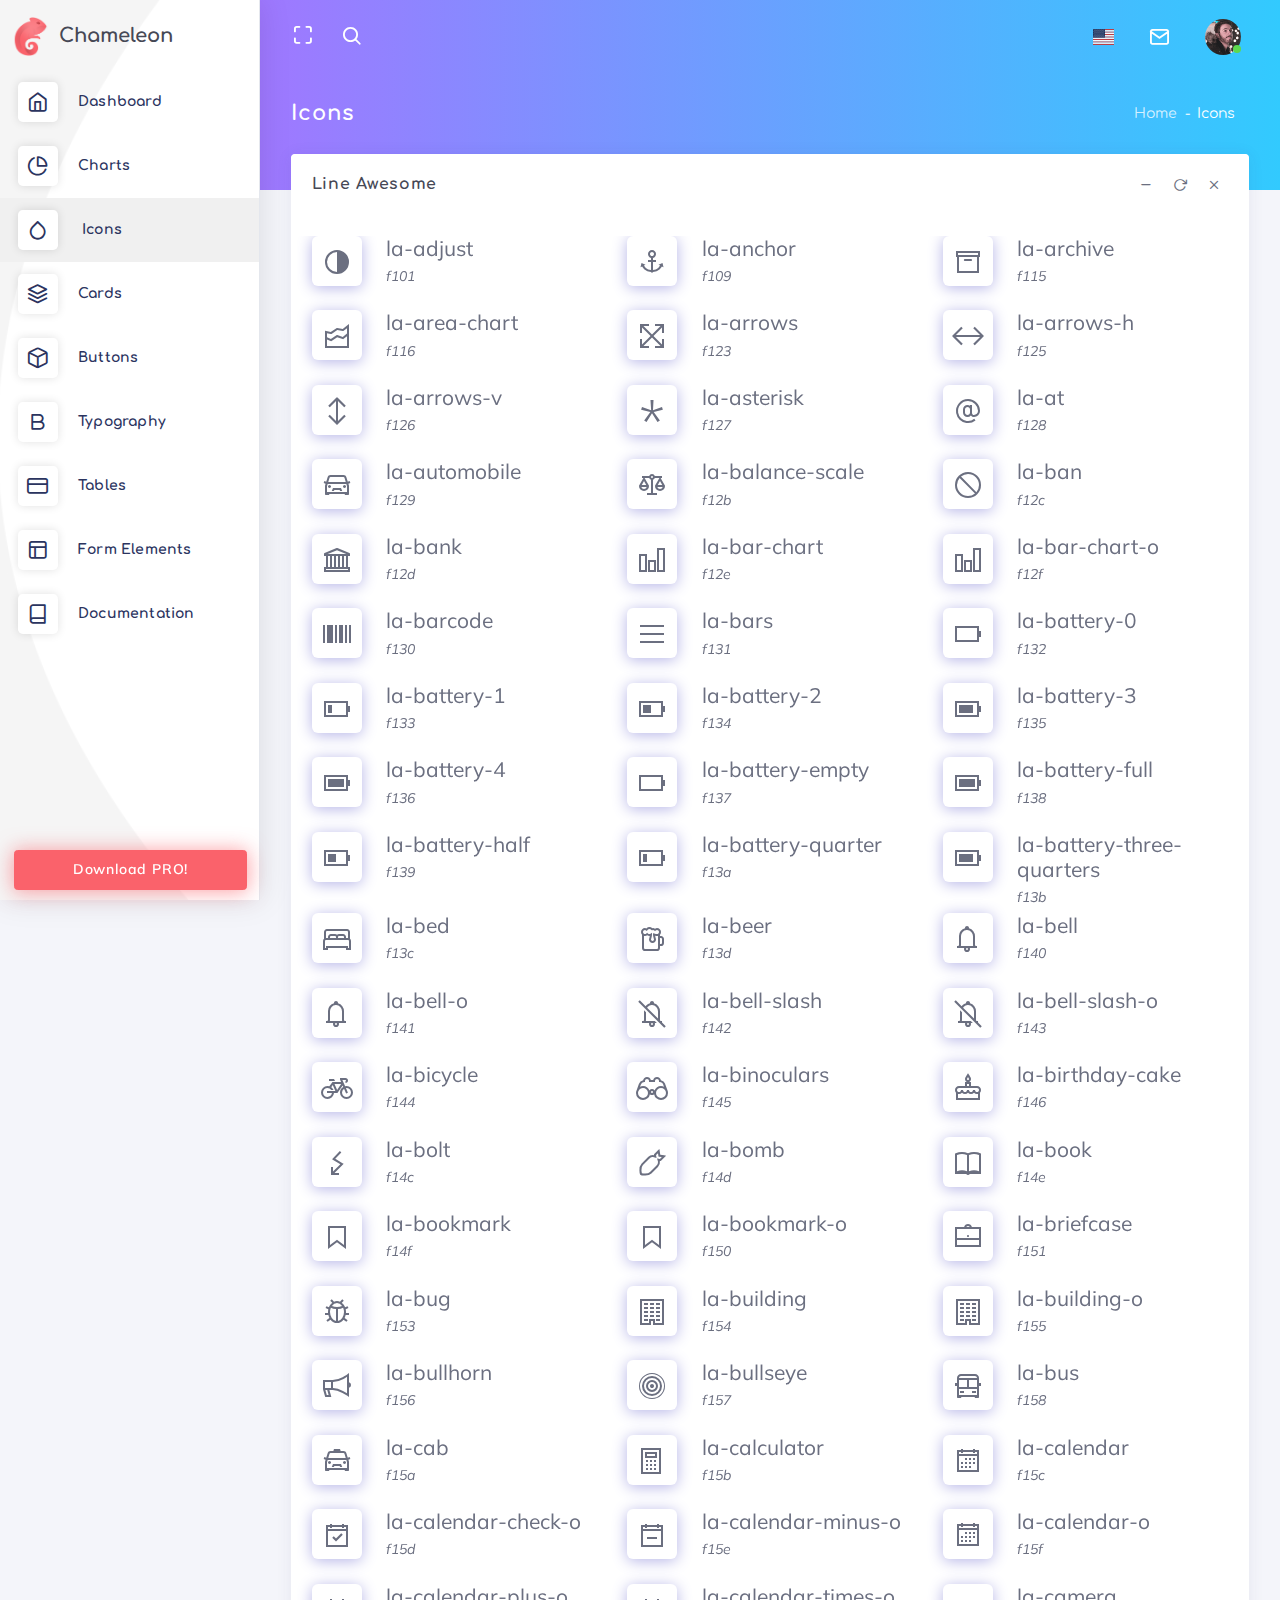
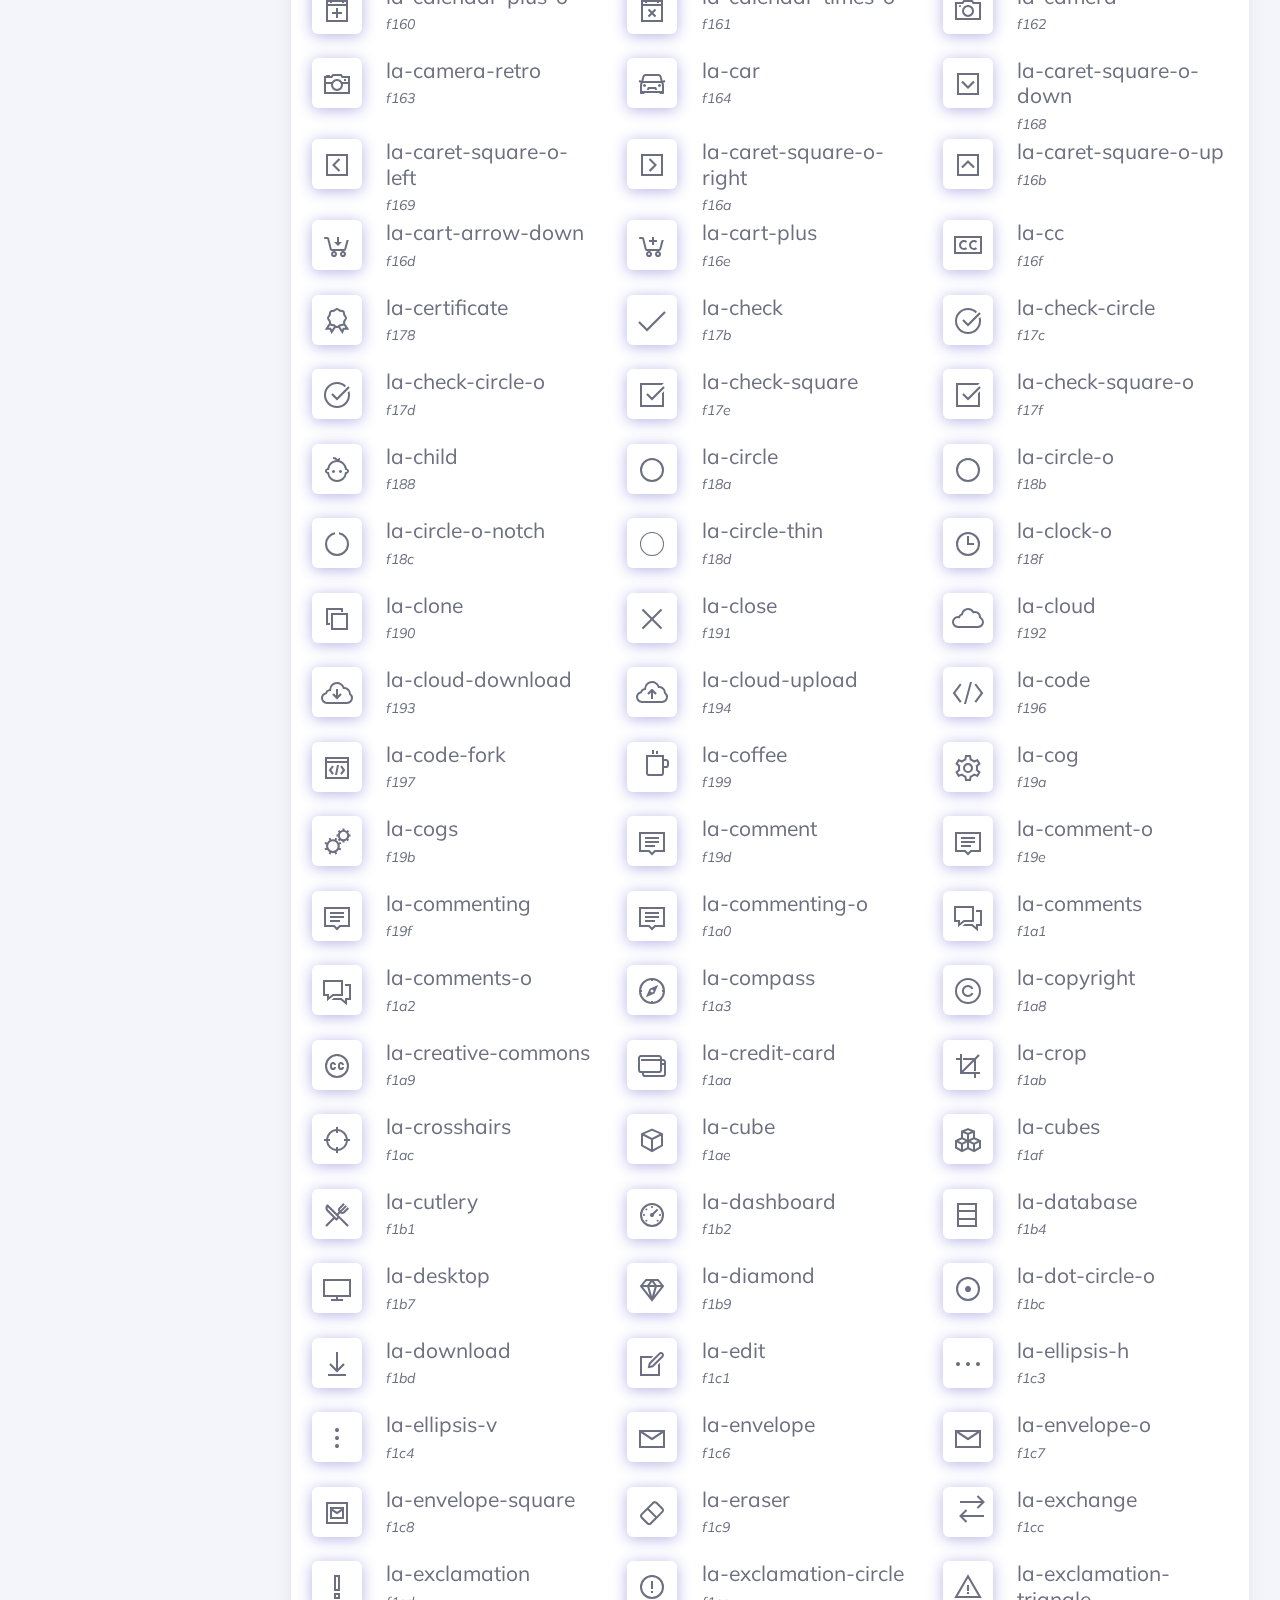
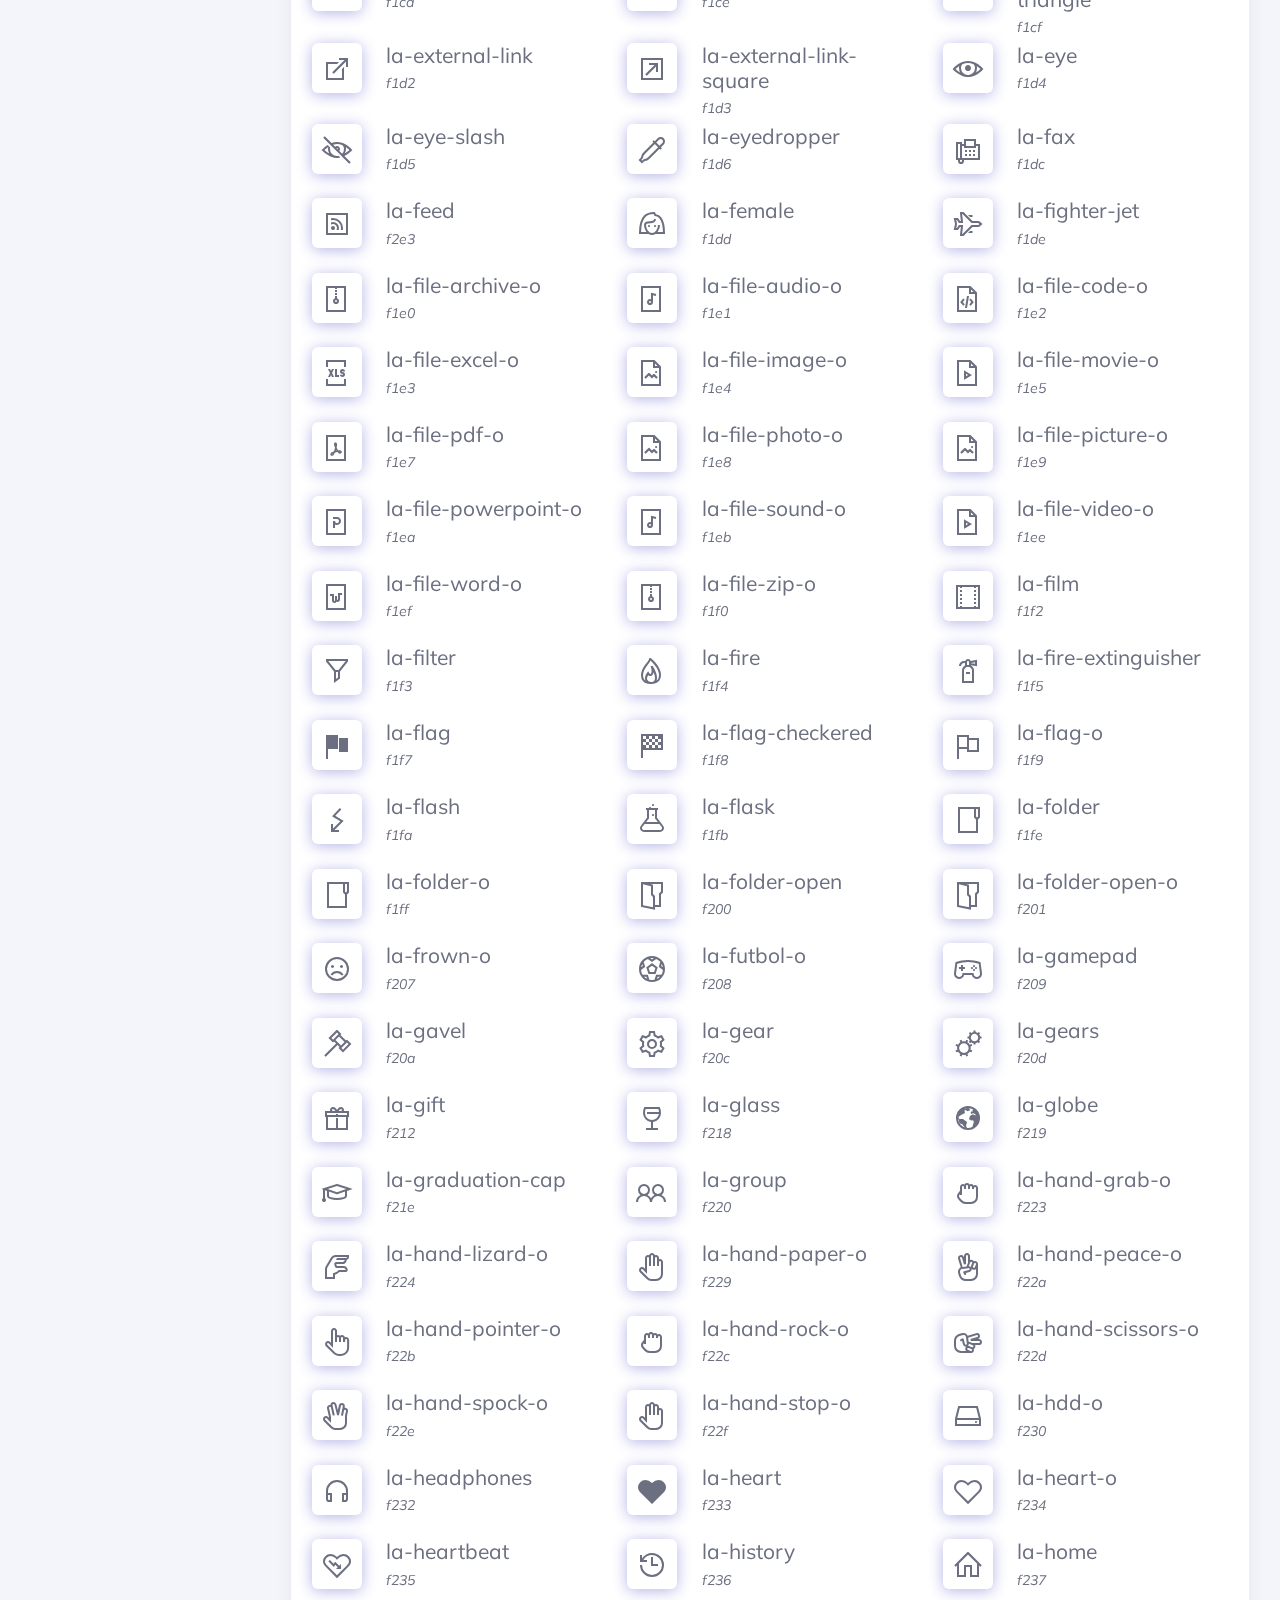
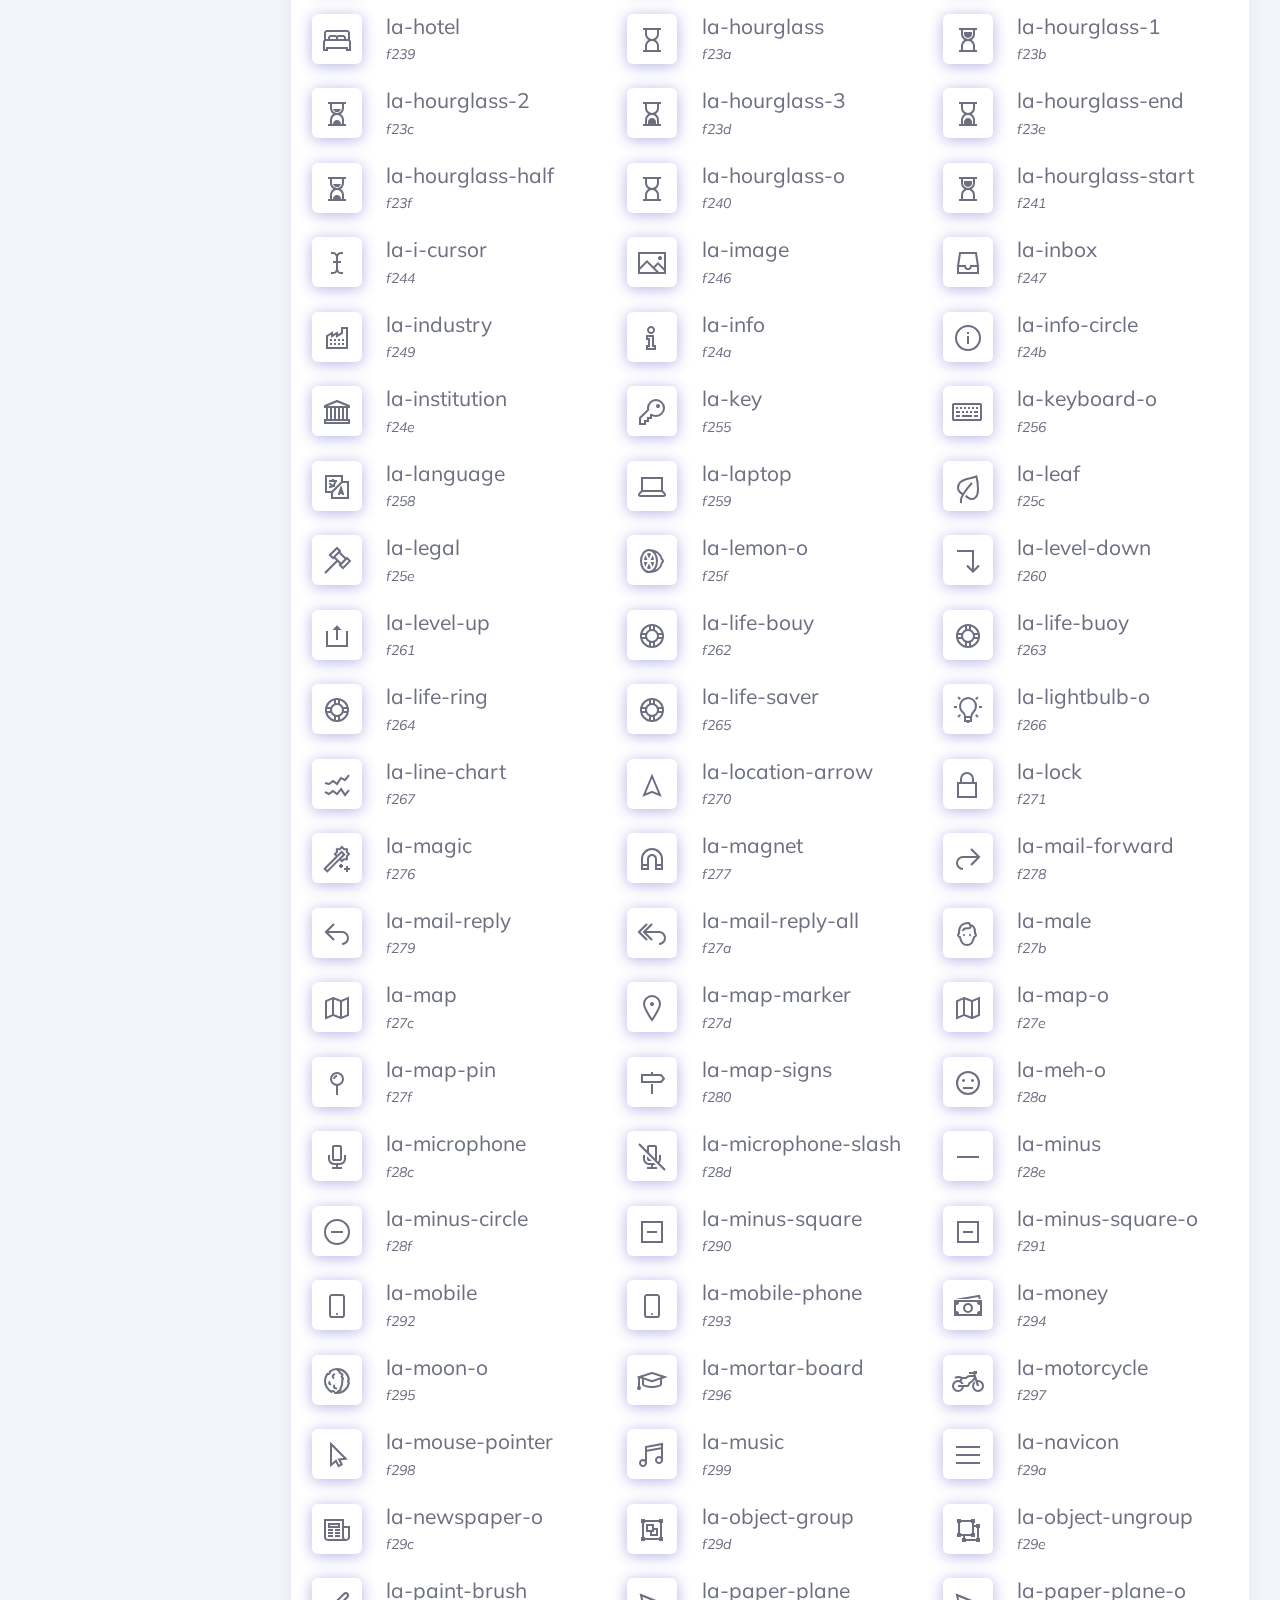
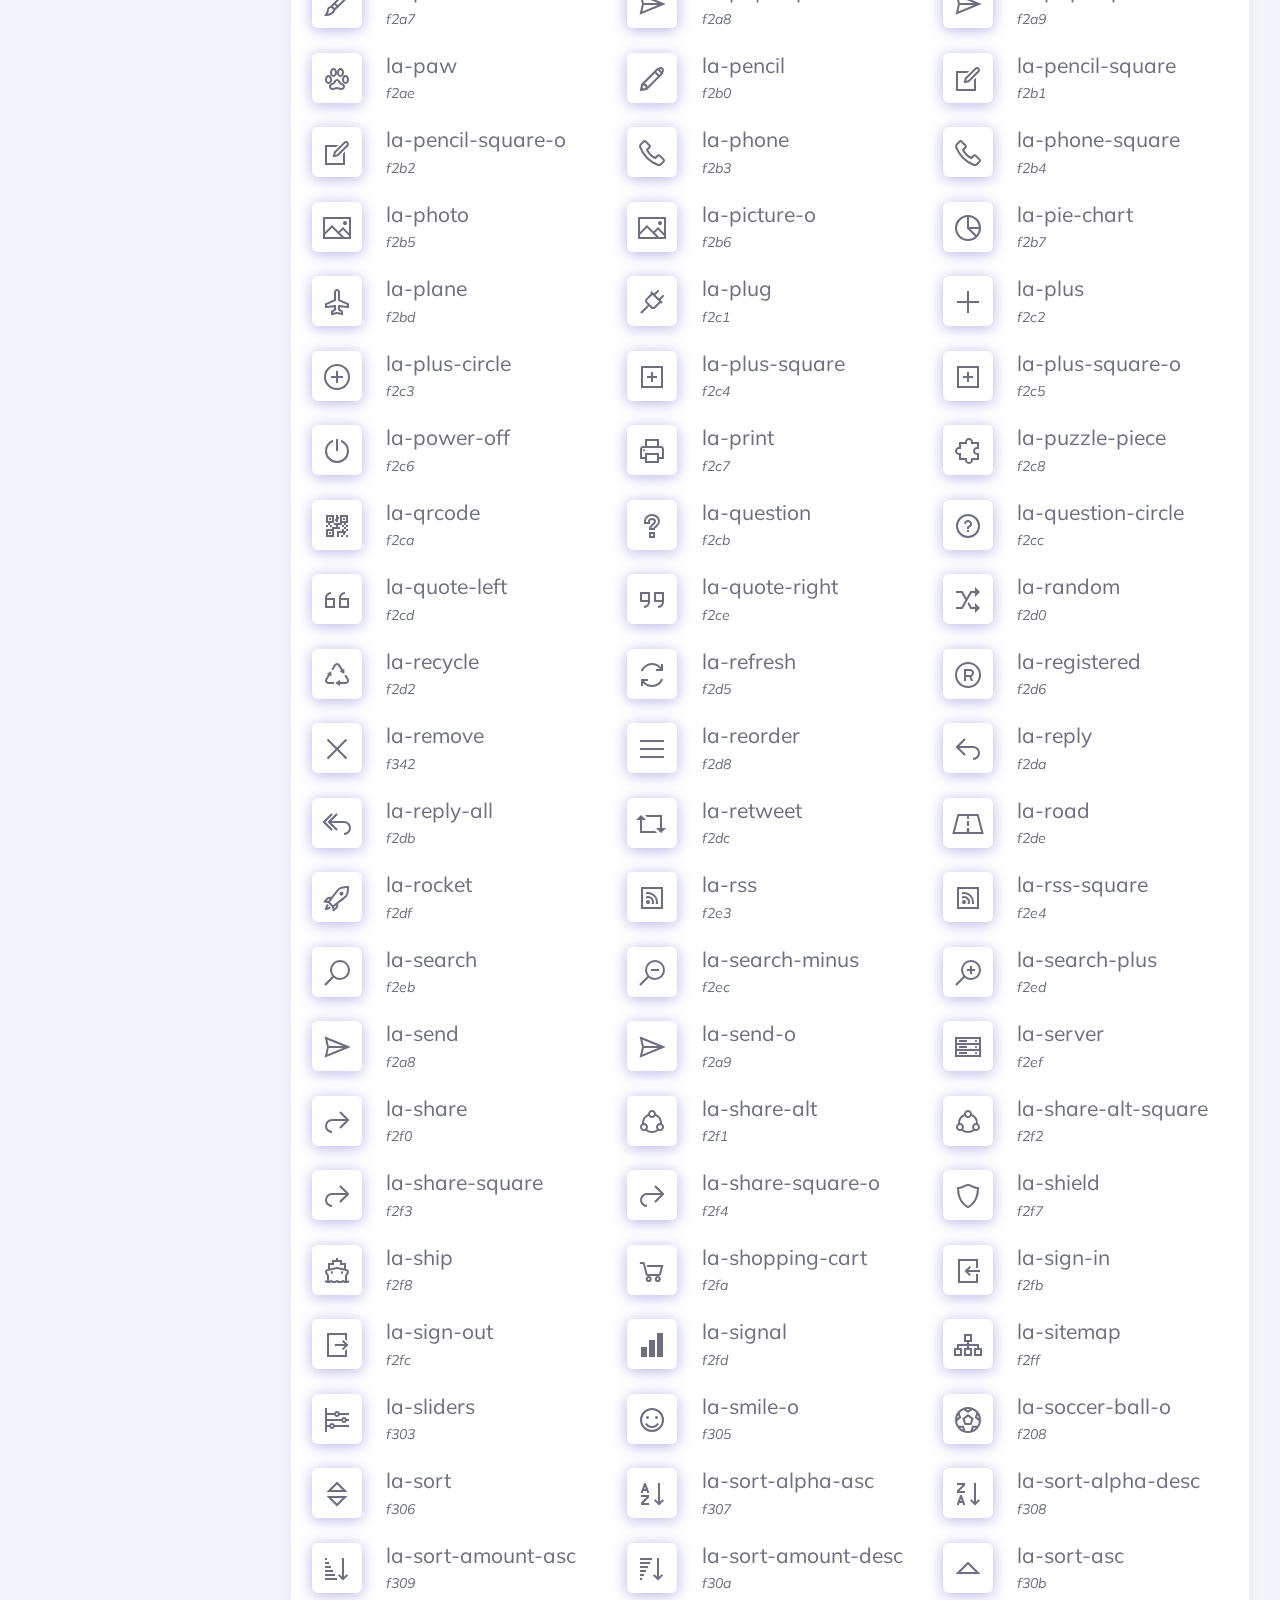
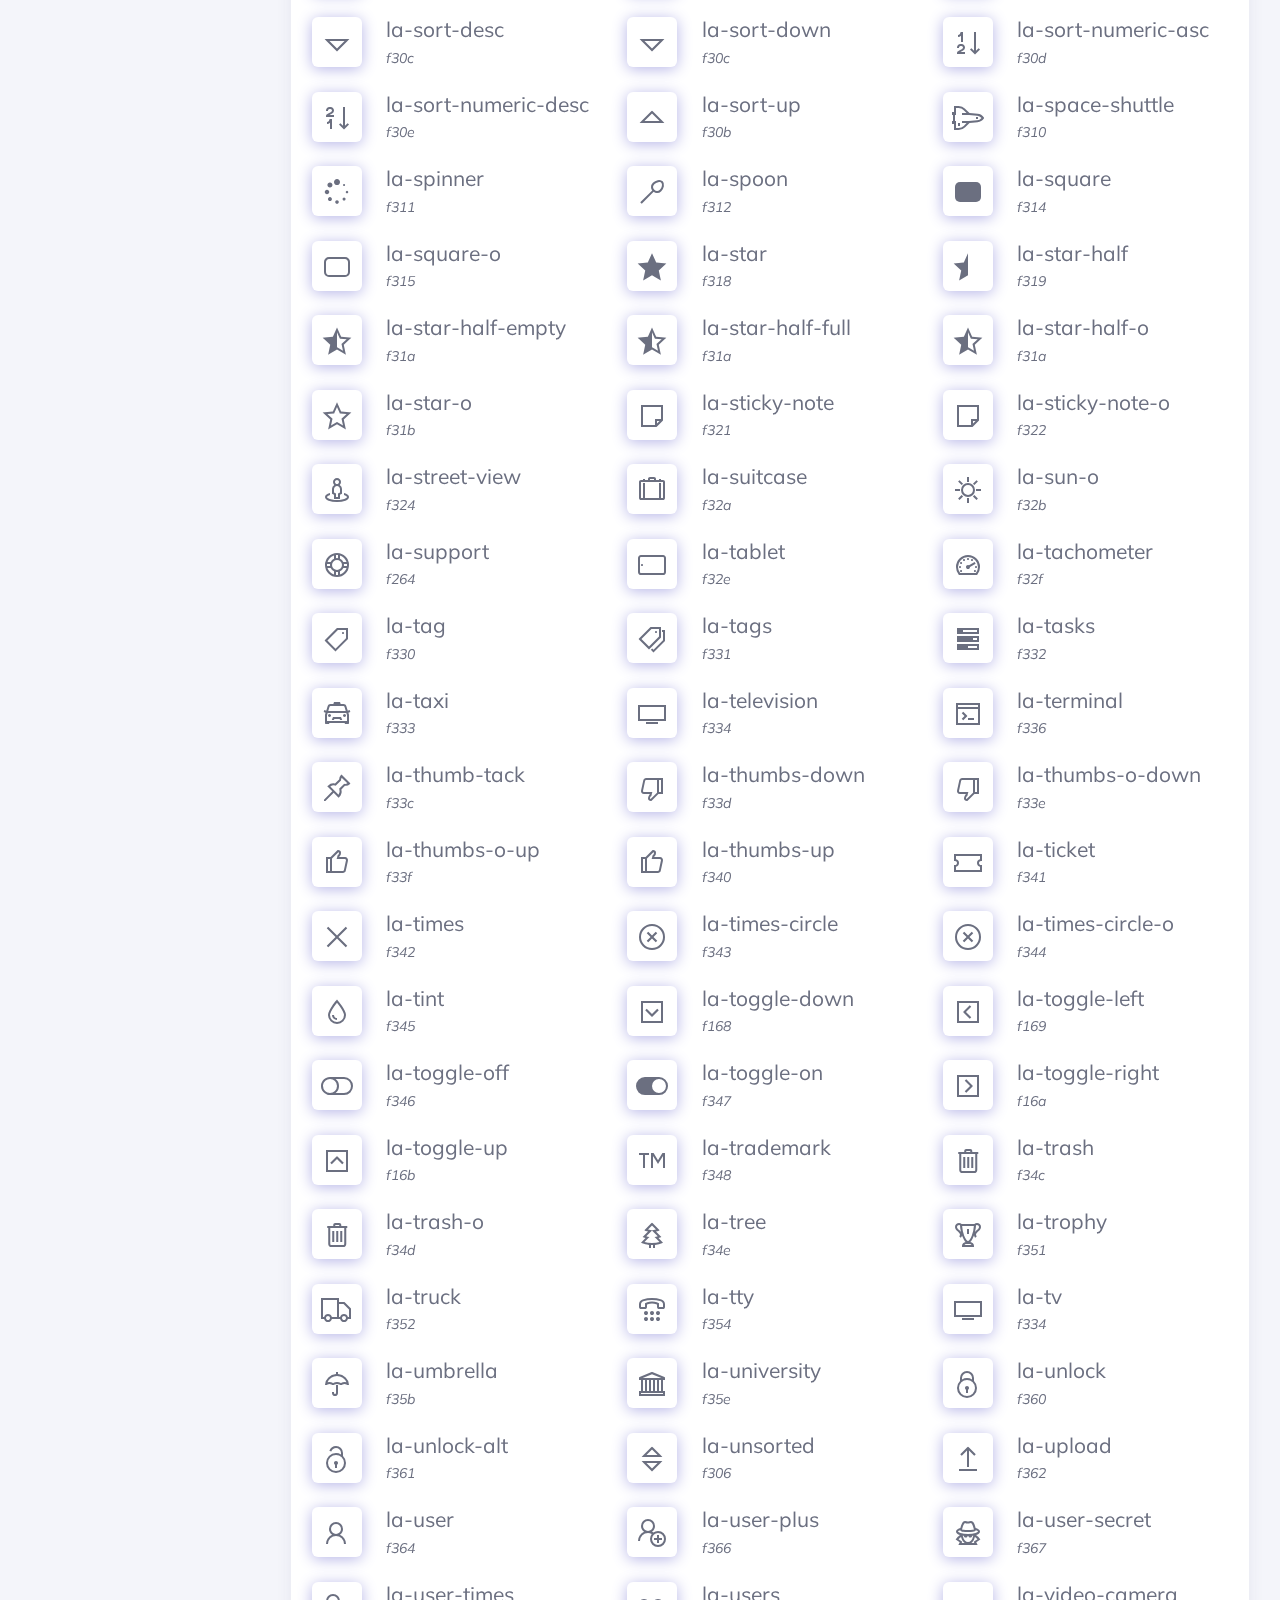
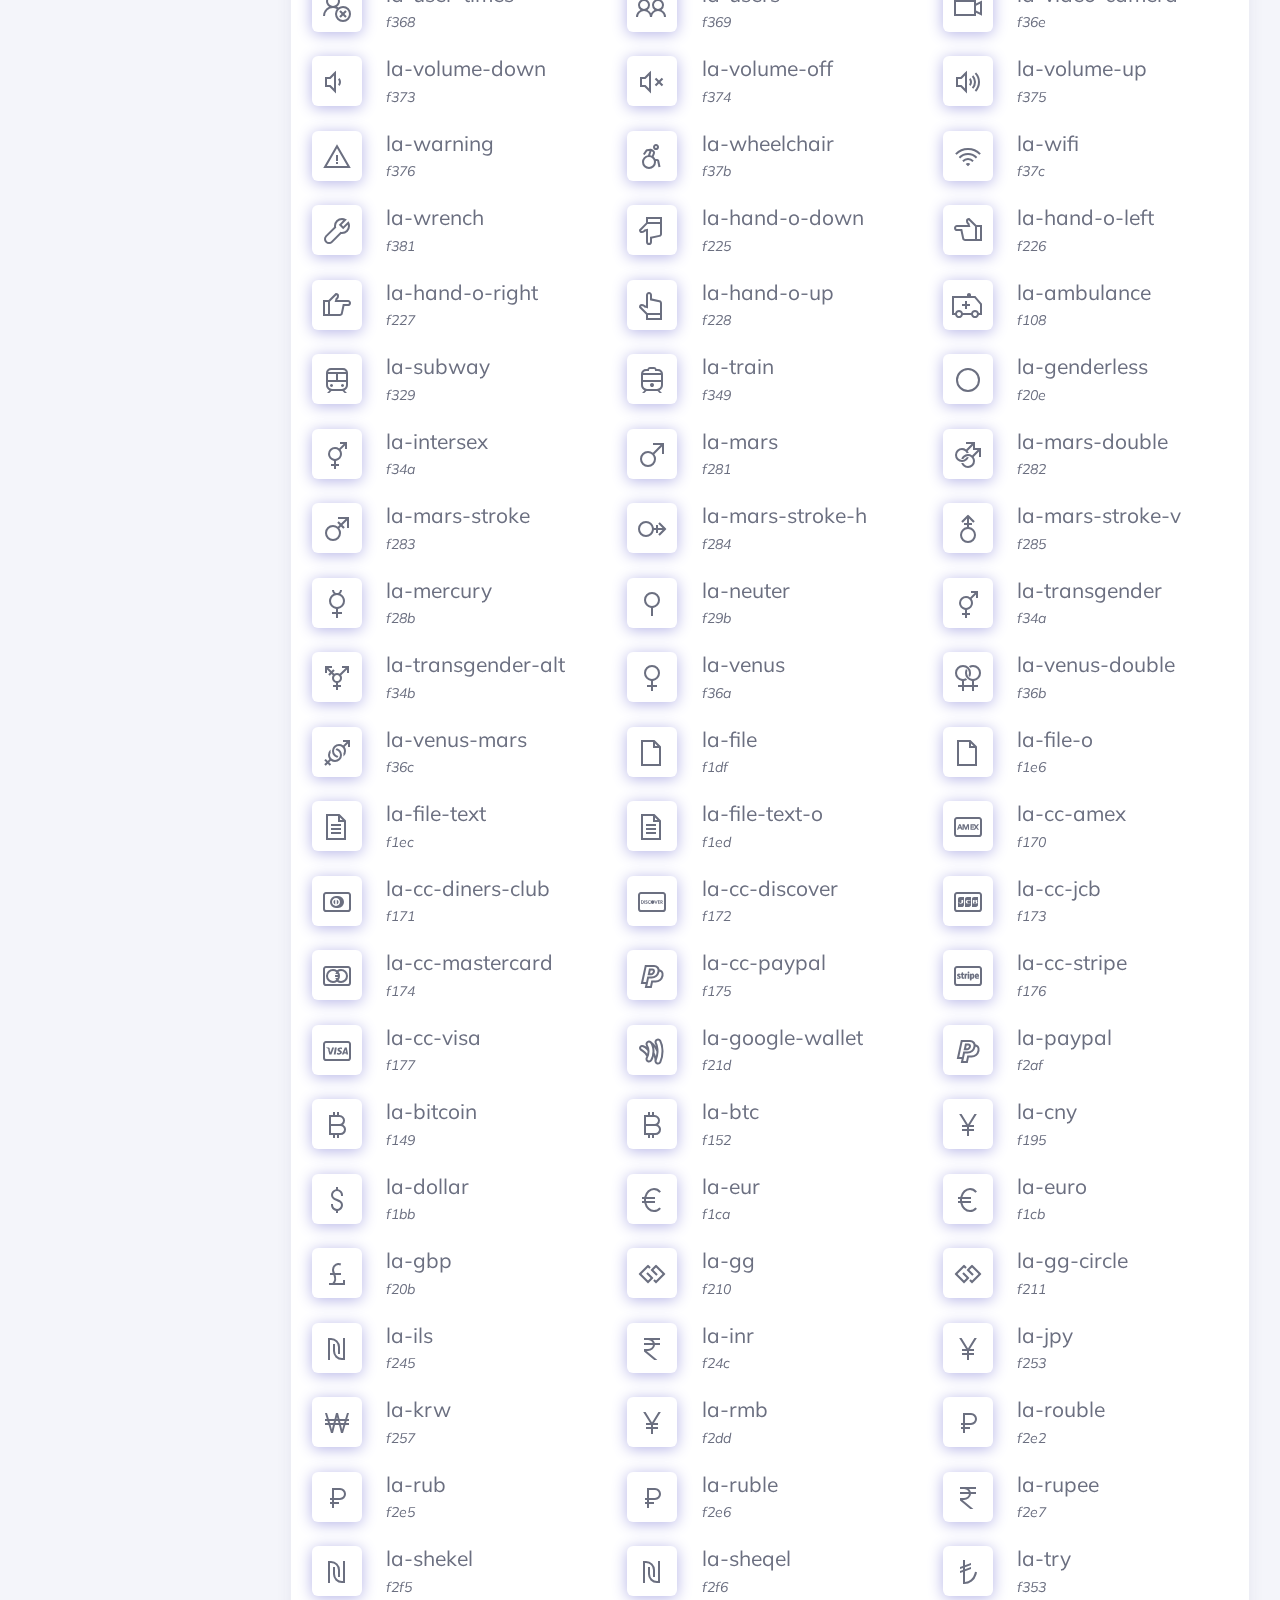
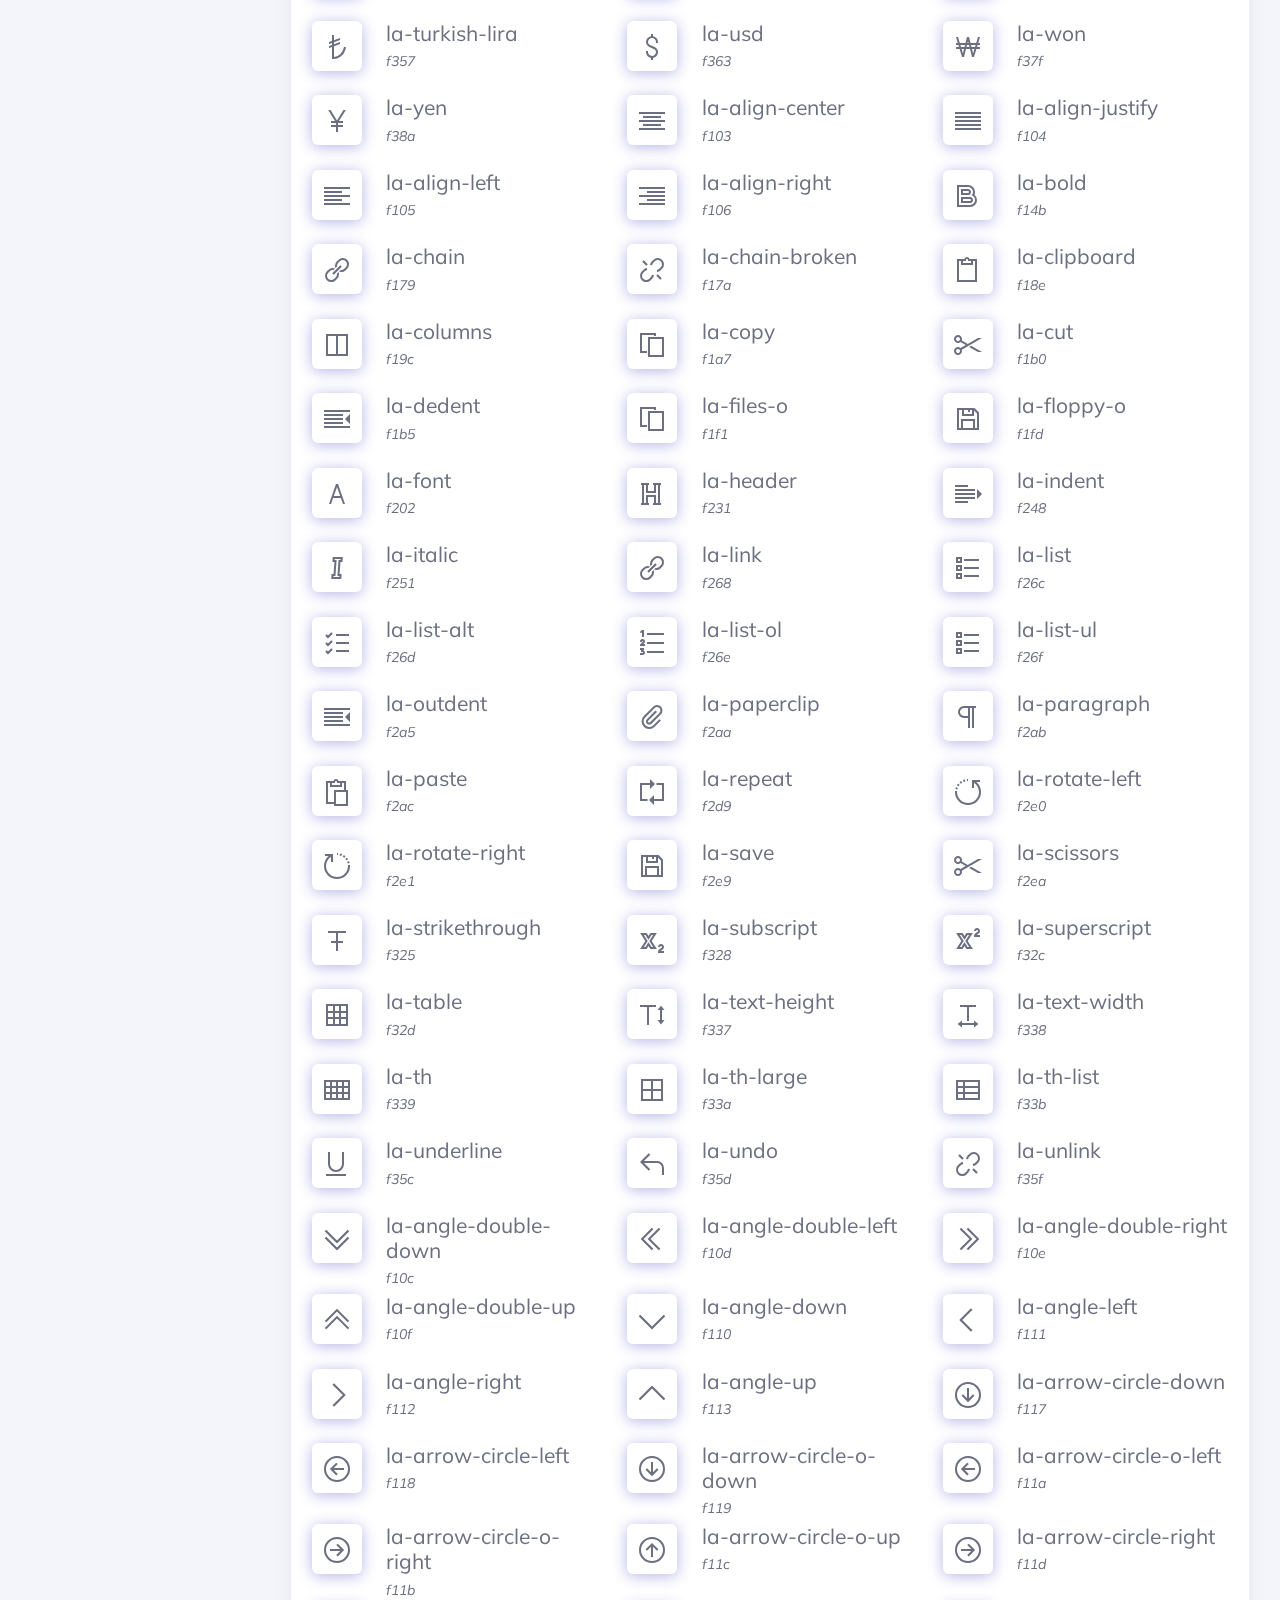
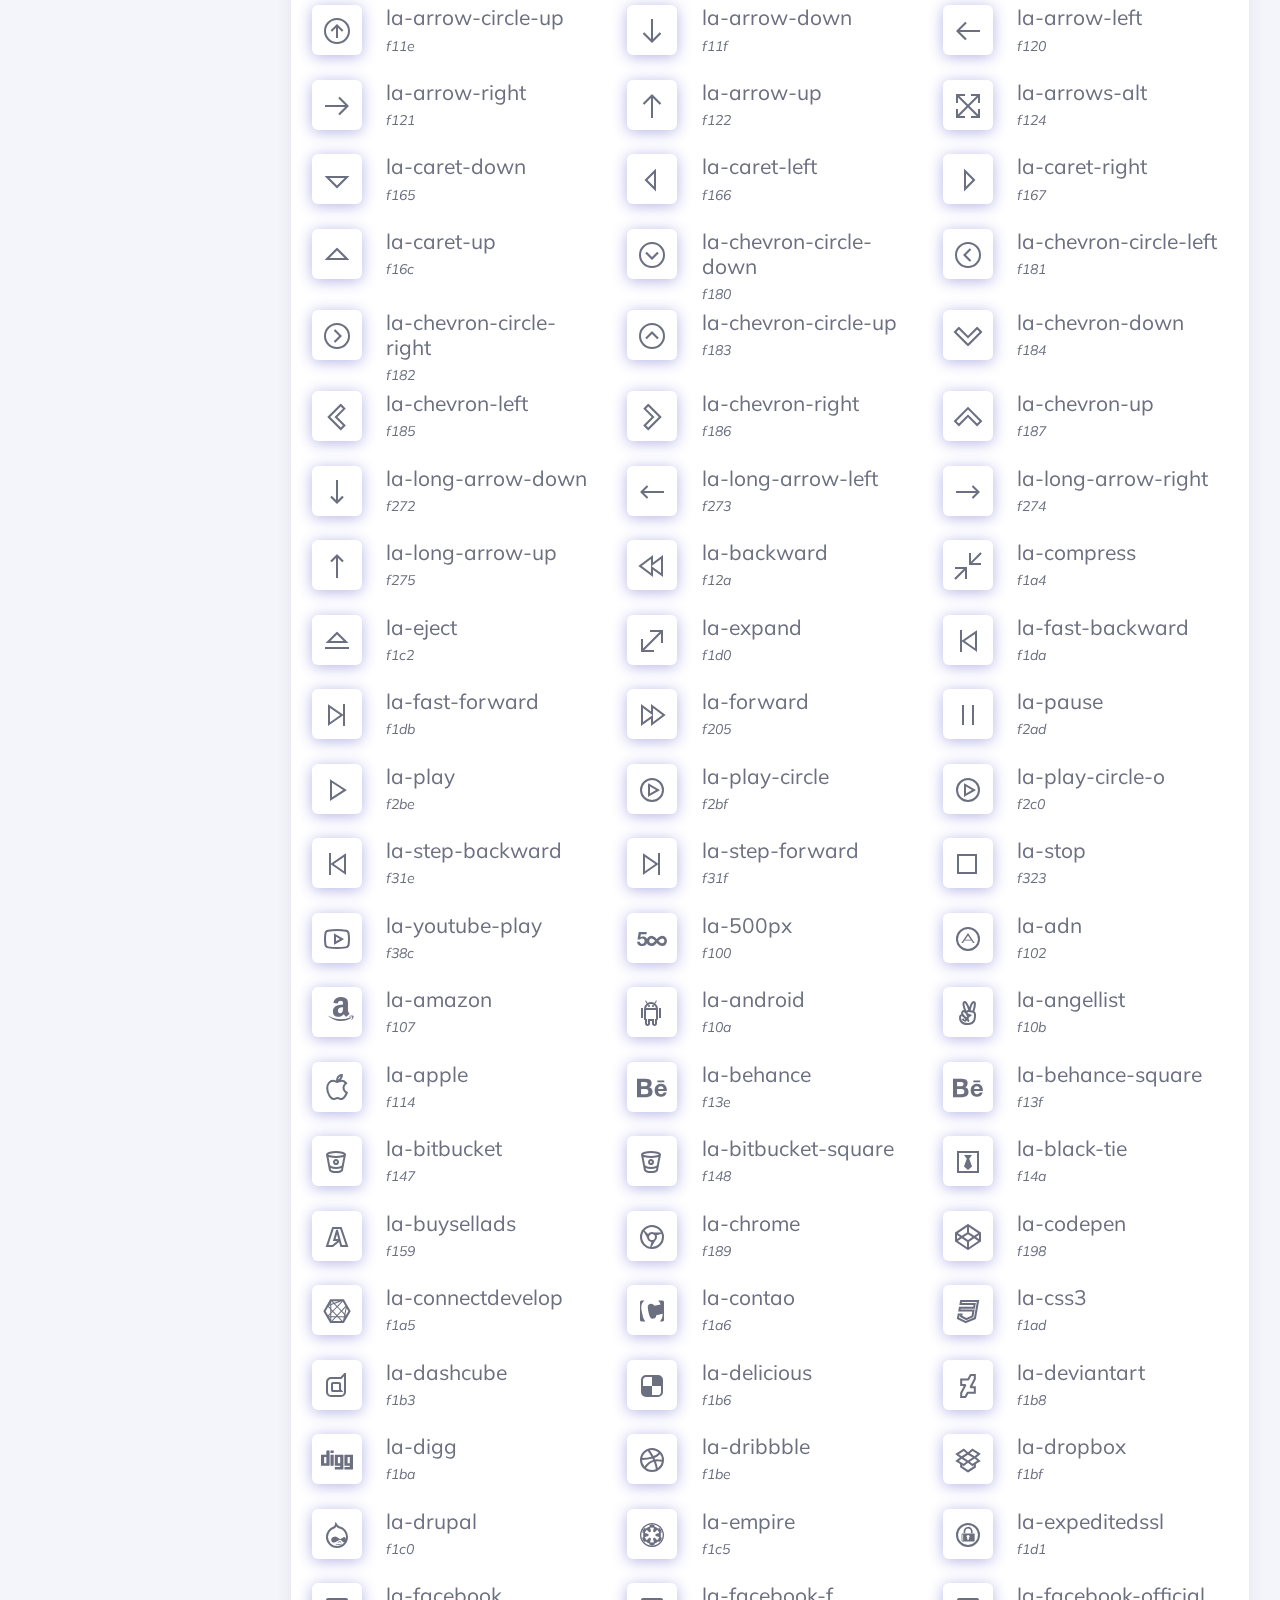
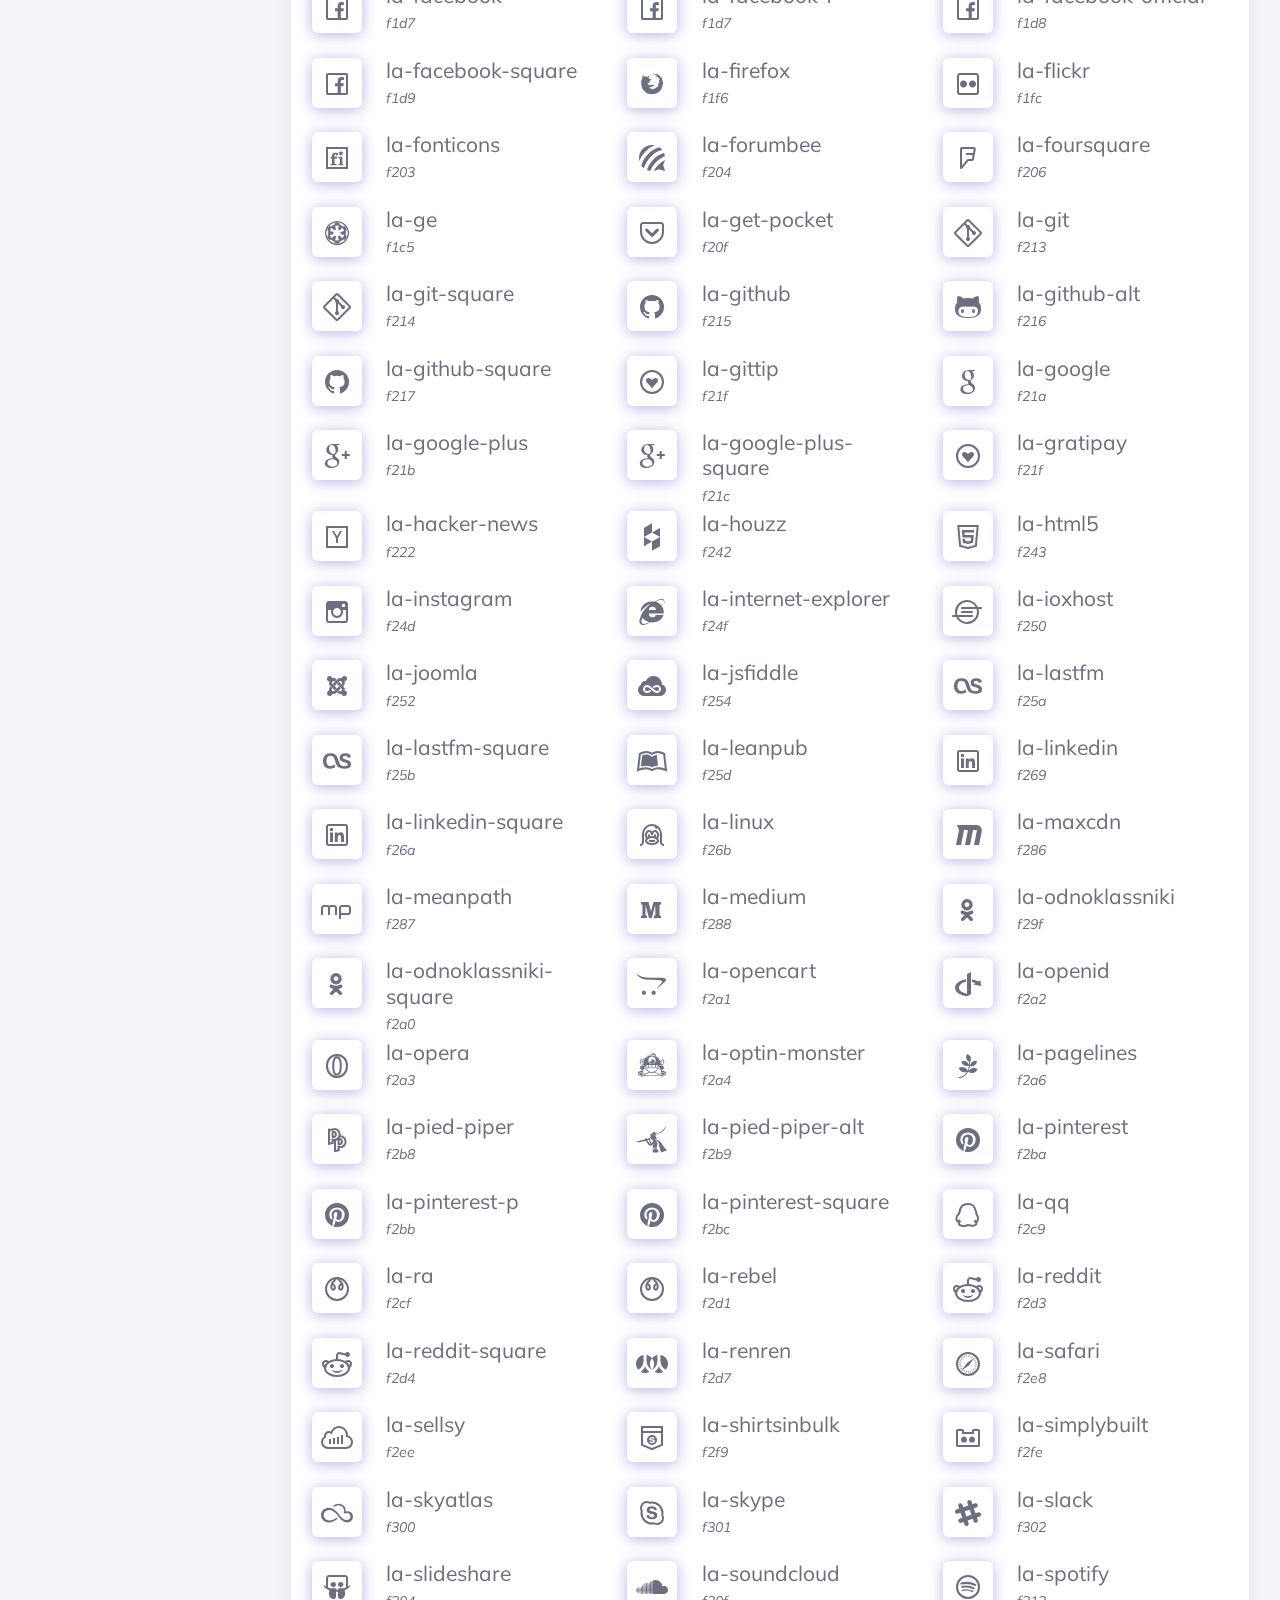
<file: Server/Plotly/templates/HTML Template/icons.html>
<!DOCTYPE html>
<html class="loading" lang="en" data-textdirection="ltr">
  <head>
    <meta http-equiv="Content-Type" content="text/html; charset=UTF-8">
    <meta http-equiv="X-UA-Compatible" content="IE=edge">
    <meta name="viewport" content="width=device-width, initial-scale=1.0, user-scalable=0, minimal-ui">
    <meta name="description" content="Chameleon Admin is a modern Bootstrap 4 webapp &amp; admin dashboard html template with a large number of components, elegant design, clean and organized code.">
    <meta name="keywords" content="admin template, Chameleon admin template, dashboard template, gradient admin template, responsive admin template, webapp, eCommerce dashboard, analytic dashboard">
    <meta name="author" content="ThemeSelect">
    <title>Icons - Chameleon Admin - Modern Bootstrap 4 WebApp & Dashboard HTML Template + UI Kit</title>
    <link rel="apple-touch-icon" href="theme-assets/images/ico/apple-icon-120.png">
    <link rel="shortcut icon" type="image/x-icon" href="theme-assets/images/ico/favicon.ico">
    <link href="https://fonts.googleapis.com/css?family=Muli:300,300i,400,400i,600,600i,700,700i%7CComfortaa:300,400,700" rel="stylesheet">
    <link href="https://maxcdn.icons8.com/fonts/line-awesome/1.1/css/line-awesome.min.css" rel="stylesheet">
    <!-- BEGIN VENDOR CSS-->
    <link rel="stylesheet" type="text/css" href="theme-assets/css/vendors.css">
    <!-- END VENDOR CSS-->
    <!-- BEGIN CHAMELEON  CSS-->
    <link rel="stylesheet" type="text/css" href="theme-assets/css/app-lite.css">
    <!-- END CHAMELEON  CSS-->
    <!-- BEGIN Page Level CSS-->
    <link rel="stylesheet" type="text/css" href="theme-assets/css/core/menu/menu-types/vertical-menu.css">
    <link rel="stylesheet" type="text/css" href="theme-assets/css/core/colors/palette-gradient.css">
    <!-- END Page Level CSS-->
    <!-- BEGIN Custom CSS-->
    <!-- END Custom CSS-->
  </head>
  <body class="vertical-layout vertical-menu 2-columns   menu-expanded fixed-navbar" data-open="click" data-menu="vertical-menu" data-color="bg-gradient-x-purple-blue" data-col="2-columns">

    <!-- fixed-top-->
    <nav class="header-navbar navbar-expand-md navbar navbar-with-menu navbar-without-dd-arrow fixed-top navbar-semi-light">
      <div class="navbar-wrapper">
        <div class="navbar-container content">
          <div class="collapse navbar-collapse show" id="navbar-mobile">
            <ul class="nav navbar-nav mr-auto float-left">
              <li class="nav-item d-block d-md-none"><a class="nav-link nav-menu-main menu-toggle hidden-xs" href="#"><i class="ft-menu"></i></a></li>
              <li class="nav-item d-none d-md-block"><a class="nav-link nav-link-expand" href="#"><i class="ficon ft-maximize"></i></a></li>
              <li class="nav-item dropdown navbar-search"><a class="nav-link dropdown-toggle hide" data-toggle="dropdown" href="#"><i class="ficon ft-search"></i></a>
                <ul class="dropdown-menu">
                  <li class="arrow_box">
                    <form>
                      <div class="input-group search-box">
                        <div class="position-relative has-icon-right full-width">
                          <input class="form-control" id="search" type="text" placeholder="Search here...">
                          <div class="form-control-position navbar-search-close"><i class="ft-x">   </i></div>
                        </div>
                      </div>
                    </form>
                  </li>
                </ul>
              </li>
            </ul>
            <ul class="nav navbar-nav float-right">         
              <li class="dropdown dropdown-language nav-item"><a class="dropdown-toggle nav-link" id="dropdown-flag" href="#" data-toggle="dropdown" aria-haspopup="true" aria-expanded="false"><i class="flag-icon flag-icon-us"></i><span class="selected-language"></span></a>
                <div class="dropdown-menu" aria-labelledby="dropdown-flag">
                  <div class="arrow_box"><a class="dropdown-item" href="#"><i class="flag-icon flag-icon-us"></i> English</a><a class="dropdown-item" href="#"><i class="flag-icon flag-icon-cn"></i> Chinese</a><a class="dropdown-item" href="#"><i class="flag-icon flag-icon-ru"></i> Russian</a><a class="dropdown-item" href="#"><i class="flag-icon flag-icon-fr"></i> French</a><a class="dropdown-item" href="#"><i class="flag-icon flag-icon-es"></i> Spanish</a></div>
                </div>
              </li>
            </ul>
            <ul class="nav navbar-nav float-right">
              <li class="dropdown dropdown-notification nav-item"><a class="nav-link nav-link-label" href="#" data-toggle="dropdown"><i class="ficon ft-mail">             </i></a>
                <div class="dropdown-menu dropdown-menu-right">
                  <div class="arrow_box_right"><a class="dropdown-item" href="#"><i class="ft-book"></i> Read Mail</a><a class="dropdown-item" href="#"><i class="ft-bookmark"></i> Read Later</a><a class="dropdown-item" href="#"><i class="ft-check-square"></i> Mark all Read       </a></div>
                </div>
              </li>
              <li class="dropdown dropdown-user nav-item"><a class="dropdown-toggle nav-link dropdown-user-link" href="#" data-toggle="dropdown">             <span class="avatar avatar-online"><img src="theme-assets/images/portrait/small/avatar-s-19.png" alt="avatar"><i></i></span></a>
                <div class="dropdown-menu dropdown-menu-right">
                  <div class="arrow_box_right"><a class="dropdown-item" href="#"><span class="avatar avatar-online"><img src="theme-assets/images/portrait/small/avatar-s-19.png" alt="avatar"><span class="user-name text-bold-700 ml-1">John Doe</span></span></a>
                    <div class="dropdown-divider"></div><a class="dropdown-item" href="#"><i class="ft-user"></i> Edit Profile</a><a class="dropdown-item" href="#"><i class="ft-mail"></i> My Inbox</a><a class="dropdown-item" href="#"><i class="ft-check-square"></i> Task</a><a class="dropdown-item" href="#"><i class="ft-message-square"></i> Chats</a>
                    <div class="dropdown-divider"></div><a class="dropdown-item" href="#"><i class="ft-power"></i> Logout</a>
                  </div>
                </div>
              </li>
            </ul>
          </div>
        </div>
      </div>
    </nav>

    <!-- ////////////////////////////////////////////////////////////////////////////-->


    <div class="main-menu menu-fixed menu-light menu-accordion    menu-shadow " data-scroll-to-active="true" data-img="theme-assets/images/backgrounds/02.jpg">
      <div class="navbar-header">
        <ul class="nav navbar-nav flex-row">       
          <li class="nav-item mr-auto"><a class="navbar-brand" href="index.html"><img class="brand-logo" alt="Chameleon admin logo" src="theme-assets/images/logo/logo.png"/>
              <h3 class="brand-text">Chameleon</h3></a></li>
          <li class="nav-item d-md-none"><a class="nav-link close-navbar"><i class="ft-x"></i></a></li>
        </ul>
      </div>
      <div class="main-menu-content">
        <ul class="navigation navigation-main" id="main-menu-navigation" data-menu="menu-navigation">
          <li class=" nav-item"><a href="index.html"><i class="ft-home"></i><span class="menu-title" data-i18n="">Dashboard</span></a>
          </li>
          <li class=" nav-item"><a href="charts.html"><i class="ft-pie-chart"></i><span class="menu-title" data-i18n="">Charts</span></a>
          </li>
          <li class="active"><a href="icons.html"><i class="ft-droplet"></i><span class="menu-title" data-i18n="">Icons</span></a>
          </li>
          <li class=" nav-item"><a href="cards.html"><i class="ft-layers"></i><span class="menu-title" data-i18n="">Cards</span></a>
          </li>
          <li class=" nav-item"><a href="buttons.html"><i class="ft-box"></i><span class="menu-title" data-i18n="">Buttons</span></a>
          </li>
          <li class=" nav-item"><a href="typography.html"><i class="ft-bold"></i><span class="menu-title" data-i18n="">Typography</span></a>
          </li>
          <li class=" nav-item"><a href="tables.html"><i class="ft-credit-card"></i><span class="menu-title" data-i18n="">Tables</span></a>
          </li>
          <li class=" nav-item"><a href="form-elements.html"><i class="ft-layout"></i><span class="menu-title" data-i18n="">Form Elements</span></a>
          </li>
          <li class=" nav-item"><a href="https://themeselection.com/demo/chameleon-admin-template/documentation"><i class="ft-book"></i><span class="menu-title" data-i18n="">Documentation</span></a>
          </li>
        </ul>
      </div><a class="btn btn-danger btn-block btn-glow btn-upgrade-pro mx-1" href="https://themeselection.com/products/chameleon-admin-modern-bootstrap-webapp-dashboard-html-template-ui-kit/" target="_blank">Download PRO!</a>
      <div class="navigation-background"></div>
    </div>

    <div class="app-content content">
      <div class="content-wrapper">
        <div class="content-wrapper-before"></div>
        <div class="content-header row">
          <div class="content-header-left col-md-4 col-12 mb-2">
            <h3 class="content-header-title">Icons</h3>
          </div>
          <div class="content-header-right col-md-8 col-12">
            <div class="breadcrumbs-top float-md-right">
              <div class="breadcrumb-wrapper mr-1">
                <ol class="breadcrumb">
                  <li class="breadcrumb-item"><a href="index.html">Home</a>
                  </li>
                  <li class="breadcrumb-item active">Icons
                  </li>
                </ol>
              </div>
            </div>
          </div>
        </div>
        <div class="content-body"><!-- Line Awesome section start -->
<section id="line-awesome-icons">
  <div class="row">
      <div class="col-12">
          <div class="card">
              <div class="card-header">
                  <h4 class="card-title">Line Awesome</h4>
                  <a class="heading-elements-toggle"><i class="la la-ellipsis-v font-medium-3"></i></a>
                  <div class="heading-elements">
                      <ul class="list-inline mb-0">
                          <li><a data-action="collapse"><i class="ft-minus"></i></a></li>
                          <li><a data-action="reload"><i class="ft-rotate-cw"></i></a></li>
                          <li><a data-action="close"><i class="ft-x"></i></a></li>
                      </ul>
                  </div>
              </div>
              <div class="card-content collapse show">
                  <div class="card-body">
                      <div class="feather-icons overflow-hidden row">
                          <div class="col-md-4 col-sm-6 col-12 fonticon-container">
                            <div class="fonticon-wrap icon-shadow icon-shadow-primary"><i class="la la-adjust"></i></div>
                            <label class="fonticon-classname">la-adjust</label>
                            <label class="fonticon-unit">f101</label>
                          </div>
                          <div class="col-md-4 col-sm-6 col-12 fonticon-container">
                            <div class="fonticon-wrap icon-shadow icon-shadow-primary"><i class="la la-anchor"></i></div>
                            <label class="fonticon-classname">la-anchor</label>
                            <label class="fonticon-unit">f109</label>
                          </div>
                          <div class="col-md-4 col-sm-6 col-12 fonticon-container">
                            <div class="fonticon-wrap icon-shadow icon-shadow-primary"><i class="la la-archive"></i></div>
                            <label class="fonticon-classname">la-archive</label>
                            <label class="fonticon-unit">f115</label>
                          </div>
                          <div class="col-md-4 col-sm-6 col-12 fonticon-container">
                            <div class="fonticon-wrap icon-shadow icon-shadow-primary"><i class="la la-area-chart"></i></div>
                            <label class="fonticon-classname">la-area-chart</label>
                            <label class="fonticon-unit">f116</label>
                          </div>
                          <div class="col-md-4 col-sm-6 col-12 fonticon-container">
                            <div class="fonticon-wrap icon-shadow icon-shadow-primary"><i class="la la-arrows"></i></div>
                            <label class="fonticon-classname">la-arrows</label>
                            <label class="fonticon-unit">f123</label>
                          </div>
                          <div class="col-md-4 col-sm-6 col-12 fonticon-container">
                            <div class="fonticon-wrap icon-shadow icon-shadow-primary"><i class="la la-arrows-h"></i></div>
                            <label class="fonticon-classname">la-arrows-h</label>
                            <label class="fonticon-unit">f125</label>
                          </div>
                          <div class="col-md-4 col-sm-6 col-12 fonticon-container">
                            <div class="fonticon-wrap icon-shadow icon-shadow-primary"><i class="la la-arrows-v"></i></div>
                            <label class="fonticon-classname">la-arrows-v</label>
                            <label class="fonticon-unit">f126</label>
                          </div>
                          <div class="col-md-4 col-sm-6 col-12 fonticon-container">
                            <div class="fonticon-wrap icon-shadow icon-shadow-primary"><i class="la la-asterisk"></i></div>
                            <label class="fonticon-classname">la-asterisk</label>
                            <label class="fonticon-unit">f127</label>
                          </div>
                          <div class="col-md-4 col-sm-6 col-12 fonticon-container">
                            <div class="fonticon-wrap icon-shadow icon-shadow-primary"><i class="la la-at"></i></div>
                            <label class="fonticon-classname">la-at</label>
                            <label class="fonticon-unit">f128</label>
                          </div>
                          <div class="col-md-4 col-sm-6 col-12 fonticon-container">
                            <div class="fonticon-wrap icon-shadow icon-shadow-primary"><i class="la la-automobile"></i></div>
                            <label class="fonticon-classname">la-automobile</label>
                            <label class="fonticon-unit">f129</label>
                          </div>
                          <div class="col-md-4 col-sm-6 col-12 fonticon-container">
                            <div class="fonticon-wrap icon-shadow icon-shadow-primary"><i class="la la-balance-scale"></i></div>
                            <label class="fonticon-classname">la-balance-scale</label>
                            <label class="fonticon-unit">f12b</label>
                          </div>
                          <div class="col-md-4 col-sm-6 col-12 fonticon-container">
                            <div class="fonticon-wrap icon-shadow icon-shadow-primary"><i class="la la-ban"></i></div>
                            <label class="fonticon-classname">la-ban</label>
                            <label class="fonticon-unit">f12c</label>
                          </div>
                          <div class="col-md-4 col-sm-6 col-12 fonticon-container">
                            <div class="fonticon-wrap icon-shadow icon-shadow-primary"><i class="la la-bank"></i></div>
                            <label class="fonticon-classname">la-bank</label>
                            <label class="fonticon-unit">f12d</label>
                          </div>
                          <div class="col-md-4 col-sm-6 col-12 fonticon-container">
                            <div class="fonticon-wrap icon-shadow icon-shadow-primary"><i class="la la-bar-chart"></i></div>
                            <label class="fonticon-classname">la-bar-chart</label>
                            <label class="fonticon-unit">f12e</label>
                          </div>
                          <div class="col-md-4 col-sm-6 col-12 fonticon-container">
                            <div class="fonticon-wrap icon-shadow icon-shadow-primary"><i class="la la-bar-chart-o"></i></div>
                            <label class="fonticon-classname">la-bar-chart-o</label>
                            <label class="fonticon-unit">f12f</label>
                          </div>
                          <div class="col-md-4 col-sm-6 col-12 fonticon-container">
                            <div class="fonticon-wrap icon-shadow icon-shadow-primary"><i class="la la-barcode"></i></div>
                            <label class="fonticon-classname">la-barcode</label>
                            <label class="fonticon-unit">f130</label>
                          </div>
                          <div class="col-md-4 col-sm-6 col-12 fonticon-container">
                            <div class="fonticon-wrap icon-shadow icon-shadow-primary"><i class="la la-bars"></i></div>
                            <label class="fonticon-classname">la-bars</label>
                            <label class="fonticon-unit">f131</label>
                          </div>
                          <div class="col-md-4 col-sm-6 col-12 fonticon-container">
                            <div class="fonticon-wrap icon-shadow icon-shadow-primary"><i class="la la-battery-0"></i></div>
                            <label class="fonticon-classname">la-battery-0</label>
                            <label class="fonticon-unit">f132</label>
                          </div>
                          <div class="col-md-4 col-sm-6 col-12 fonticon-container">
                            <div class="fonticon-wrap icon-shadow icon-shadow-primary"><i class="la la-battery-1"></i></div>
                            <label class="fonticon-classname">la-battery-1</label>
                            <label class="fonticon-unit">f133</label>
                          </div>
                          <div class="col-md-4 col-sm-6 col-12 fonticon-container">
                            <div class="fonticon-wrap icon-shadow icon-shadow-primary"><i class="la la-battery-2"></i></div>
                            <label class="fonticon-classname">la-battery-2</label>
                            <label class="fonticon-unit">f134</label>
                          </div>
                          <div class="col-md-4 col-sm-6 col-12 fonticon-container">
                            <div class="fonticon-wrap icon-shadow icon-shadow-primary"><i class="la la-battery-3"></i></div>
                            <label class="fonticon-classname">la-battery-3</label>
                            <label class="fonticon-unit">f135</label>
                          </div>
                          <div class="col-md-4 col-sm-6 col-12 fonticon-container">
                            <div class="fonticon-wrap icon-shadow icon-shadow-primary"><i class="la la-battery-4"></i></div>
                            <label class="fonticon-classname">la-battery-4</label>
                            <label class="fonticon-unit">f136</label>
                          </div>
                          <div class="col-md-4 col-sm-6 col-12 fonticon-container">
                            <div class="fonticon-wrap icon-shadow icon-shadow-primary"><i class="la la-battery-empty"></i></div>
                            <label class="fonticon-classname">la-battery-empty</label>
                            <label class="fonticon-unit">f137</label>
                          </div>
                          <div class="col-md-4 col-sm-6 col-12 fonticon-container">
                            <div class="fonticon-wrap icon-shadow icon-shadow-primary"><i class="la la-battery-full"></i></div>
                            <label class="fonticon-classname">la-battery-full</label>
                            <label class="fonticon-unit">f138</label>
                          </div>
                          <div class="col-md-4 col-sm-6 col-12 fonticon-container">
                            <div class="fonticon-wrap icon-shadow icon-shadow-primary"><i class="la la-battery-half"></i></div>
                            <label class="fonticon-classname">la-battery-half</label>
                            <label class="fonticon-unit">f139</label>
                          </div>
                          <div class="col-md-4 col-sm-6 col-12 fonticon-container">
                            <div class="fonticon-wrap icon-shadow icon-shadow-primary"><i class="la la-battery-quarter"></i></div>
                            <label class="fonticon-classname">la-battery-quarter</label>
                            <label class="fonticon-unit">f13a</label>
                          </div>
                          <div class="col-md-4 col-sm-6 col-12 fonticon-container">
                            <div class="fonticon-wrap icon-shadow icon-shadow-primary"><i class="la la-battery-three-quarters"></i></div>
                            <label class="fonticon-classname">la-battery-three-quarters</label>
                            <label class="fonticon-unit">f13b</label>
                          </div>
                          <div class="col-md-4 col-sm-6 col-12 fonticon-container">
                            <div class="fonticon-wrap icon-shadow icon-shadow-primary"><i class="la la-bed"></i></div>
                            <label class="fonticon-classname">la-bed</label>
                            <label class="fonticon-unit">f13c</label>
                          </div>
                          <div class="col-md-4 col-sm-6 col-12 fonticon-container">
                            <div class="fonticon-wrap icon-shadow icon-shadow-primary"><i class="la la-beer"></i></div>
                            <label class="fonticon-classname">la-beer</label>
                            <label class="fonticon-unit">f13d</label>
                          </div>
                          <div class="col-md-4 col-sm-6 col-12 fonticon-container">
                            <div class="fonticon-wrap icon-shadow icon-shadow-primary"><i class="la la-bell"></i></div>
                            <label class="fonticon-classname">la-bell</label>
                            <label class="fonticon-unit">f140</label>
                          </div>
                          <div class="col-md-4 col-sm-6 col-12 fonticon-container">
                            <div class="fonticon-wrap icon-shadow icon-shadow-primary"><i class="la la-bell-o"></i></div>
                            <label class="fonticon-classname">la-bell-o</label>
                            <label class="fonticon-unit">f141</label>
                          </div>
                          <div class="col-md-4 col-sm-6 col-12 fonticon-container">
                            <div class="fonticon-wrap icon-shadow icon-shadow-primary"><i class="la la-bell-slash"></i></div>
                            <label class="fonticon-classname">la-bell-slash</label>
                            <label class="fonticon-unit">f142</label>
                          </div>
                          <div class="col-md-4 col-sm-6 col-12 fonticon-container">
                            <div class="fonticon-wrap icon-shadow icon-shadow-primary"><i class="la la-bell-slash-o"></i></div>
                            <label class="fonticon-classname">la-bell-slash-o</label>
                            <label class="fonticon-unit">f143</label>
                          </div>
                          <div class="col-md-4 col-sm-6 col-12 fonticon-container">
                            <div class="fonticon-wrap icon-shadow icon-shadow-primary"><i class="la la-bicycle"></i></div>
                            <label class="fonticon-classname">la-bicycle</label>
                            <label class="fonticon-unit">f144</label>
                          </div>
                          <div class="col-md-4 col-sm-6 col-12 fonticon-container">
                            <div class="fonticon-wrap icon-shadow icon-shadow-primary"><i class="la la-binoculars"></i></div>
                            <label class="fonticon-classname">la-binoculars</label>
                            <label class="fonticon-unit">f145</label>
                          </div>
                          <div class="col-md-4 col-sm-6 col-12 fonticon-container">
                            <div class="fonticon-wrap icon-shadow icon-shadow-primary"><i class="la la-birthday-cake"></i></div>
                            <label class="fonticon-classname">la-birthday-cake</label>
                            <label class="fonticon-unit">f146</label>
                          </div>
                          <div class="col-md-4 col-sm-6 col-12 fonticon-container">
                            <div class="fonticon-wrap icon-shadow icon-shadow-primary"><i class="la la-bolt"></i></div>
                            <label class="fonticon-classname">la-bolt</label>
                            <label class="fonticon-unit">f14c</label>
                          </div>
                          <div class="col-md-4 col-sm-6 col-12 fonticon-container">
                            <div class="fonticon-wrap icon-shadow icon-shadow-primary"><i class="la la-bomb"></i></div>
                            <label class="fonticon-classname">la-bomb</label>
                            <label class="fonticon-unit">f14d</label>
                          </div>
                          <div class="col-md-4 col-sm-6 col-12 fonticon-container">
                            <div class="fonticon-wrap icon-shadow icon-shadow-primary"><i class="la la-book"></i></div>
                            <label class="fonticon-classname">la-book</label>
                            <label class="fonticon-unit">f14e</label>
                          </div>
                          <div class="col-md-4 col-sm-6 col-12 fonticon-container">
                            <div class="fonticon-wrap icon-shadow icon-shadow-primary"><i class="la la-bookmark"></i></div>
                            <label class="fonticon-classname">la-bookmark</label>
                            <label class="fonticon-unit">f14f</label>
                          </div>
                          <div class="col-md-4 col-sm-6 col-12 fonticon-container">
                            <div class="fonticon-wrap icon-shadow icon-shadow-primary"><i class="la la-bookmark-o"></i></div>
                            <label class="fonticon-classname">la-bookmark-o</label>
                            <label class="fonticon-unit">f150</label>
                          </div>
                          <div class="col-md-4 col-sm-6 col-12 fonticon-container">
                            <div class="fonticon-wrap icon-shadow icon-shadow-primary"><i class="la la-briefcase"></i></div>
                            <label class="fonticon-classname">la-briefcase</label>
                            <label class="fonticon-unit">f151</label>
                          </div>
                          <div class="col-md-4 col-sm-6 col-12 fonticon-container">
                            <div class="fonticon-wrap icon-shadow icon-shadow-primary"><i class="la la-bug"></i></div>
                            <label class="fonticon-classname">la-bug</label>
                            <label class="fonticon-unit">f153</label>
                          </div>
                          <div class="col-md-4 col-sm-6 col-12 fonticon-container">
                            <div class="fonticon-wrap icon-shadow icon-shadow-primary"><i class="la la-building"></i></div>
                            <label class="fonticon-classname">la-building</label>
                            <label class="fonticon-unit">f154</label>
                          </div>
                          <div class="col-md-4 col-sm-6 col-12 fonticon-container">
                            <div class="fonticon-wrap icon-shadow icon-shadow-primary"><i class="la la-building-o"></i></div>
                            <label class="fonticon-classname">la-building-o</label>
                            <label class="fonticon-unit">f155</label>
                          </div>
                          <div class="col-md-4 col-sm-6 col-12 fonticon-container">
                            <div class="fonticon-wrap icon-shadow icon-shadow-primary"><i class="la la-bullhorn"></i></div>
                            <label class="fonticon-classname">la-bullhorn</label>
                            <label class="fonticon-unit">f156</label>
                          </div>
                          <div class="col-md-4 col-sm-6 col-12 fonticon-container">
                            <div class="fonticon-wrap icon-shadow icon-shadow-primary"><i class="la la-bullseye"></i></div>
                            <label class="fonticon-classname">la-bullseye</label>
                            <label class="fonticon-unit">f157</label>
                          </div>
                          <div class="col-md-4 col-sm-6 col-12 fonticon-container">
                            <div class="fonticon-wrap icon-shadow icon-shadow-primary"><i class="la la-bus"></i></div>
                            <label class="fonticon-classname">la-bus</label>
                            <label class="fonticon-unit">f158</label>
                          </div>
                          <div class="col-md-4 col-sm-6 col-12 fonticon-container">
                            <div class="fonticon-wrap icon-shadow icon-shadow-primary"><i class="la la-cab"></i></div>
                            <label class="fonticon-classname">la-cab</label>
                            <label class="fonticon-unit">f15a</label>
                          </div>
                          <div class="col-md-4 col-sm-6 col-12 fonticon-container">
                            <div class="fonticon-wrap icon-shadow icon-shadow-primary"><i class="la la-calculator"></i></div>
                            <label class="fonticon-classname">la-calculator</label>
                            <label class="fonticon-unit">f15b</label>
                          </div>
                          <div class="col-md-4 col-sm-6 col-12 fonticon-container">
                            <div class="fonticon-wrap icon-shadow icon-shadow-primary"><i class="la la-calendar"></i></div>
                            <label class="fonticon-classname">la-calendar</label>
                            <label class="fonticon-unit">f15c</label>
                          </div>
                          <div class="col-md-4 col-sm-6 col-12 fonticon-container">
                            <div class="fonticon-wrap icon-shadow icon-shadow-primary"><i class="la la-calendar-check-o"></i></div>
                            <label class="fonticon-classname">la-calendar-check-o</label>
                            <label class="fonticon-unit">f15d</label>
                          </div>
                          <div class="col-md-4 col-sm-6 col-12 fonticon-container">
                            <div class="fonticon-wrap icon-shadow icon-shadow-primary"><i class="la la-calendar-minus-o"></i></div>
                            <label class="fonticon-classname">la-calendar-minus-o</label>
                            <label class="fonticon-unit">f15e</label>
                          </div>
                          <div class="col-md-4 col-sm-6 col-12 fonticon-container">
                            <div class="fonticon-wrap icon-shadow icon-shadow-primary"><i class="la la-calendar-o"></i></div>
                            <label class="fonticon-classname">la-calendar-o</label>
                            <label class="fonticon-unit">f15f</label>
                          </div>
                          <div class="col-md-4 col-sm-6 col-12 fonticon-container">
                            <div class="fonticon-wrap icon-shadow icon-shadow-primary"><i class="la la-calendar-plus-o"></i></div>
                            <label class="fonticon-classname">la-calendar-plus-o</label>
                            <label class="fonticon-unit">f160</label>
                          </div>
                          <div class="col-md-4 col-sm-6 col-12 fonticon-container">
                            <div class="fonticon-wrap icon-shadow icon-shadow-primary"><i class="la la-calendar-times-o"></i></div>
                            <label class="fonticon-classname">la-calendar-times-o</label>
                            <label class="fonticon-unit">f161</label>
                          </div>
                          <div class="col-md-4 col-sm-6 col-12 fonticon-container">
                            <div class="fonticon-wrap icon-shadow icon-shadow-primary"><i class="la la-camera"></i></div>
                            <label class="fonticon-classname">la-camera</label>
                            <label class="fonticon-unit">f162</label>
                          </div>
                          <div class="col-md-4 col-sm-6 col-12 fonticon-container">
                            <div class="fonticon-wrap icon-shadow icon-shadow-primary"><i class="la la-camera-retro"></i></div>
                            <label class="fonticon-classname">la-camera-retro</label>
                            <label class="fonticon-unit">f163</label>
                          </div>
                          <div class="col-md-4 col-sm-6 col-12 fonticon-container">
                            <div class="fonticon-wrap icon-shadow icon-shadow-primary"><i class="la la-car"></i></div>
                            <label class="fonticon-classname">la-car</label>
                            <label class="fonticon-unit">f164</label>
                          </div>
                          <div class="col-md-4 col-sm-6 col-12 fonticon-container">
                            <div class="fonticon-wrap icon-shadow icon-shadow-primary"><i class="la la-caret-square-o-down"></i></div>
                            <label class="fonticon-classname">la-caret-square-o-down</label>
                            <label class="fonticon-unit">f168</label>
                          </div>
                          <div class="col-md-4 col-sm-6 col-12 fonticon-container">
                            <div class="fonticon-wrap icon-shadow icon-shadow-primary"><i class="la la-caret-square-o-left"></i></div>
                            <label class="fonticon-classname">la-caret-square-o-left</label>
                            <label class="fonticon-unit">f169</label>
                          </div>
                          <div class="col-md-4 col-sm-6 col-12 fonticon-container">
                            <div class="fonticon-wrap icon-shadow icon-shadow-primary"><i class="la la-caret-square-o-right"></i></div>
                            <label class="fonticon-classname">la-caret-square-o-right</label>
                            <label class="fonticon-unit">f16a</label>
                          </div>
                          <div class="col-md-4 col-sm-6 col-12 fonticon-container">
                            <div class="fonticon-wrap icon-shadow icon-shadow-primary"><i class="la la-caret-square-o-up"></i></div>
                            <label class="fonticon-classname">la-caret-square-o-up</label>
                            <label class="fonticon-unit">f16b</label>
                          </div>
                          <div class="col-md-4 col-sm-6 col-12 fonticon-container">
                            <div class="fonticon-wrap icon-shadow icon-shadow-primary"><i class="la la-cart-arrow-down"></i></div>
                            <label class="fonticon-classname">la-cart-arrow-down</label>
                            <label class="fonticon-unit">f16d</label>
                          </div>
                          <div class="col-md-4 col-sm-6 col-12 fonticon-container">
                            <div class="fonticon-wrap icon-shadow icon-shadow-primary"><i class="la la-cart-plus"></i></div>
                            <label class="fonticon-classname">la-cart-plus</label>
                            <label class="fonticon-unit">f16e</label>
                          </div>
                          <div class="col-md-4 col-sm-6 col-12 fonticon-container">
                            <div class="fonticon-wrap icon-shadow icon-shadow-primary"><i class="la la-cc"></i></div>
                            <label class="fonticon-classname">la-cc</label>
                            <label class="fonticon-unit">f16f</label>
                          </div>
                          <div class="col-md-4 col-sm-6 col-12 fonticon-container">
                            <div class="fonticon-wrap icon-shadow icon-shadow-primary"><i class="la la-certificate"></i></div>
                            <label class="fonticon-classname">la-certificate</label>
                            <label class="fonticon-unit">f178</label>
                          </div>
                          <div class="col-md-4 col-sm-6 col-12 fonticon-container">
                            <div class="fonticon-wrap icon-shadow icon-shadow-primary"><i class="la la-check"></i></div>
                            <label class="fonticon-classname">la-check</label>
                            <label class="fonticon-unit">f17b</label>
                          </div>
                          <div class="col-md-4 col-sm-6 col-12 fonticon-container">
                            <div class="fonticon-wrap icon-shadow icon-shadow-primary"><i class="la la-check-circle"></i></div>
                            <label class="fonticon-classname">la-check-circle</label>
                            <label class="fonticon-unit">f17c</label>
                          </div>
                          <div class="col-md-4 col-sm-6 col-12 fonticon-container">
                            <div class="fonticon-wrap icon-shadow icon-shadow-primary"><i class="la la-check-circle-o"></i></div>
                            <label class="fonticon-classname">la-check-circle-o</label>
                            <label class="fonticon-unit">f17d</label>
                          </div>
                          <div class="col-md-4 col-sm-6 col-12 fonticon-container">
                            <div class="fonticon-wrap icon-shadow icon-shadow-primary"><i class="la la-check-square"></i></div>
                            <label class="fonticon-classname">la-check-square</label>
                            <label class="fonticon-unit">f17e</label>
                          </div>
                          <div class="col-md-4 col-sm-6 col-12 fonticon-container">
                            <div class="fonticon-wrap icon-shadow icon-shadow-primary"><i class="la la-check-square-o"></i></div>
                            <label class="fonticon-classname">la-check-square-o</label>
                            <label class="fonticon-unit">f17f</label>
                          </div>
                          <div class="col-md-4 col-sm-6 col-12 fonticon-container">
                            <div class="fonticon-wrap icon-shadow icon-shadow-primary"><i class="la la-child"></i></div>
                            <label class="fonticon-classname">la-child</label>
                            <label class="fonticon-unit">f188</label>
                          </div>
                          <div class="col-md-4 col-sm-6 col-12 fonticon-container">
                            <div class="fonticon-wrap icon-shadow icon-shadow-primary"><i class="la la-circle"></i></div>
                            <label class="fonticon-classname">la-circle</label>
                            <label class="fonticon-unit">f18a</label>
                          </div>
                          <div class="col-md-4 col-sm-6 col-12 fonticon-container">
                            <div class="fonticon-wrap icon-shadow icon-shadow-primary"><i class="la la-circle-o"></i></div>
                            <label class="fonticon-classname">la-circle-o</label>
                            <label class="fonticon-unit">f18b</label>
                          </div>
                          <div class="col-md-4 col-sm-6 col-12 fonticon-container">
                            <div class="fonticon-wrap icon-shadow icon-shadow-primary"><i class="la la-circle-o-notch"></i></div>
                            <label class="fonticon-classname">la-circle-o-notch</label>
                            <label class="fonticon-unit">f18c</label>
                          </div>
                          <div class="col-md-4 col-sm-6 col-12 fonticon-container">
                            <div class="fonticon-wrap icon-shadow icon-shadow-primary"><i class="la la-circle-thin"></i></div>
                            <label class="fonticon-classname">la-circle-thin</label>
                            <label class="fonticon-unit">f18d</label>
                          </div>
                          <div class="col-md-4 col-sm-6 col-12 fonticon-container">
                            <div class="fonticon-wrap icon-shadow icon-shadow-primary"><i class="la la-clock-o"></i></div>
                            <label class="fonticon-classname">la-clock-o</label>
                            <label class="fonticon-unit">f18f</label>
                          </div>
                          <div class="col-md-4 col-sm-6 col-12 fonticon-container">
                            <div class="fonticon-wrap icon-shadow icon-shadow-primary"><i class="la la-clone"></i></div>
                            <label class="fonticon-classname">la-clone</label>
                            <label class="fonticon-unit">f190</label>
                          </div>
                          <div class="col-md-4 col-sm-6 col-12 fonticon-container">
                            <div class="fonticon-wrap icon-shadow icon-shadow-primary"><i class="la la-close"></i></div>
                            <label class="fonticon-classname">la-close</label>
                            <label class="fonticon-unit">f191</label>
                          </div>
                          <div class="col-md-4 col-sm-6 col-12 fonticon-container">
                            <div class="fonticon-wrap icon-shadow icon-shadow-primary"><i class="la la-cloud"></i></div>
                            <label class="fonticon-classname">la-cloud</label>
                            <label class="fonticon-unit">f192</label>
                          </div>
                          <div class="col-md-4 col-sm-6 col-12 fonticon-container">
                            <div class="fonticon-wrap icon-shadow icon-shadow-primary"><i class="la la-cloud-download"></i></div>
                            <label class="fonticon-classname">la-cloud-download</label>
                            <label class="fonticon-unit">f193</label>
                          </div>
                          <div class="col-md-4 col-sm-6 col-12 fonticon-container">
                            <div class="fonticon-wrap icon-shadow icon-shadow-primary"><i class="la la-cloud-upload"></i></div>
                            <label class="fonticon-classname">la-cloud-upload</label>
                            <label class="fonticon-unit">f194</label>
                          </div>
                          <div class="col-md-4 col-sm-6 col-12 fonticon-container">
                            <div class="fonticon-wrap icon-shadow icon-shadow-primary"><i class="la la-code"></i></div>
                            <label class="fonticon-classname">la-code</label>
                            <label class="fonticon-unit">f196</label>
                          </div>
                          <div class="col-md-4 col-sm-6 col-12 fonticon-container">
                            <div class="fonticon-wrap icon-shadow icon-shadow-primary"><i class="la la-code-fork"></i></div>
                            <label class="fonticon-classname">la-code-fork</label>
                            <label class="fonticon-unit">f197</label>
                          </div>
                          <div class="col-md-4 col-sm-6 col-12 fonticon-container">
                            <div class="fonticon-wrap icon-shadow icon-shadow-primary"><i class="la la-coffee"></i></div>
                            <label class="fonticon-classname">la-coffee</label>
                            <label class="fonticon-unit">f199</label>
                          </div>
                          <div class="col-md-4 col-sm-6 col-12 fonticon-container">
                            <div class="fonticon-wrap icon-shadow icon-shadow-primary"><i class="la la-cog"></i></div>
                            <label class="fonticon-classname">la-cog</label>
                            <label class="fonticon-unit">f19a</label>
                          </div>
                          <div class="col-md-4 col-sm-6 col-12 fonticon-container">
                            <div class="fonticon-wrap icon-shadow icon-shadow-primary"><i class="la la-cogs"></i></div>
                            <label class="fonticon-classname">la-cogs</label>
                            <label class="fonticon-unit">f19b</label>
                          </div>
                          <div class="col-md-4 col-sm-6 col-12 fonticon-container">
                            <div class="fonticon-wrap icon-shadow icon-shadow-primary"><i class="la la-comment"></i></div>
                            <label class="fonticon-classname">la-comment</label>
                            <label class="fonticon-unit">f19d</label>
                          </div>
                          <div class="col-md-4 col-sm-6 col-12 fonticon-container">
                            <div class="fonticon-wrap icon-shadow icon-shadow-primary"><i class="la la-comment-o"></i></div>
                            <label class="fonticon-classname">la-comment-o</label>
                            <label class="fonticon-unit">f19e</label>
                          </div>
                          <div class="col-md-4 col-sm-6 col-12 fonticon-container">
                            <div class="fonticon-wrap icon-shadow icon-shadow-primary"><i class="la la-commenting"></i></div>
                            <label class="fonticon-classname">la-commenting</label>
                            <label class="fonticon-unit">f19f</label>
                          </div>
                          <div class="col-md-4 col-sm-6 col-12 fonticon-container">
                            <div class="fonticon-wrap icon-shadow icon-shadow-primary"><i class="la la-commenting-o"></i></div>
                            <label class="fonticon-classname">la-commenting-o</label>
                            <label class="fonticon-unit">f1a0</label>
                          </div>
                          <div class="col-md-4 col-sm-6 col-12 fonticon-container">
                            <div class="fonticon-wrap icon-shadow icon-shadow-primary"><i class="la la-comments"></i></div>
                            <label class="fonticon-classname">la-comments</label>
                            <label class="fonticon-unit">f1a1</label>
                          </div>
                          <div class="col-md-4 col-sm-6 col-12 fonticon-container">
                            <div class="fonticon-wrap icon-shadow icon-shadow-primary"><i class="la la-comments-o"></i></div>
                            <label class="fonticon-classname">la-comments-o</label>
                            <label class="fonticon-unit">f1a2</label>
                          </div>
                          <div class="col-md-4 col-sm-6 col-12 fonticon-container">
                            <div class="fonticon-wrap icon-shadow icon-shadow-primary"><i class="la la-compass"></i></div>
                            <label class="fonticon-classname">la-compass</label>
                            <label class="fonticon-unit">f1a3</label>
                          </div>
                          <div class="col-md-4 col-sm-6 col-12 fonticon-container">
                            <div class="fonticon-wrap icon-shadow icon-shadow-primary"><i class="la la-copyright"></i></div>
                            <label class="fonticon-classname">la-copyright</label>
                            <label class="fonticon-unit">f1a8</label>
                          </div>
                          <div class="col-md-4 col-sm-6 col-12 fonticon-container">
                            <div class="fonticon-wrap icon-shadow icon-shadow-primary"><i class="la la-creative-commons"></i></div>
                            <label class="fonticon-classname">la-creative-commons</label>
                            <label class="fonticon-unit">f1a9</label>
                          </div>
                          <div class="col-md-4 col-sm-6 col-12 fonticon-container">
                            <div class="fonticon-wrap icon-shadow icon-shadow-primary"><i class="la la-credit-card"></i></div>
                            <label class="fonticon-classname">la-credit-card</label>
                            <label class="fonticon-unit">f1aa</label>
                          </div>
                          <div class="col-md-4 col-sm-6 col-12 fonticon-container">
                            <div class="fonticon-wrap icon-shadow icon-shadow-primary"><i class="la la-crop"></i></div>
                            <label class="fonticon-classname">la-crop</label>
                            <label class="fonticon-unit">f1ab</label>
                          </div>
                          <div class="col-md-4 col-sm-6 col-12 fonticon-container">
                            <div class="fonticon-wrap icon-shadow icon-shadow-primary"><i class="la la-crosshairs"></i></div>
                            <label class="fonticon-classname">la-crosshairs</label>
                            <label class="fonticon-unit">f1ac</label>
                          </div>
                          <div class="col-md-4 col-sm-6 col-12 fonticon-container">
                            <div class="fonticon-wrap icon-shadow icon-shadow-primary"><i class="la la-cube"></i></div>
                            <label class="fonticon-classname">la-cube</label>
                            <label class="fonticon-unit">f1ae</label>
                          </div>
                          <div class="col-md-4 col-sm-6 col-12 fonticon-container">
                            <div class="fonticon-wrap icon-shadow icon-shadow-primary"><i class="la la-cubes"></i></div>
                            <label class="fonticon-classname">la-cubes</label>
                            <label class="fonticon-unit">f1af</label>
                          </div>
                          <div class="col-md-4 col-sm-6 col-12 fonticon-container">
                            <div class="fonticon-wrap icon-shadow icon-shadow-primary"><i class="la la-cutlery"></i></div>
                            <label class="fonticon-classname">la-cutlery</label>
                            <label class="fonticon-unit">f1b1</label>
                          </div>
                          <div class="col-md-4 col-sm-6 col-12 fonticon-container">
                            <div class="fonticon-wrap icon-shadow icon-shadow-primary"><i class="la la-dashboard"></i></div>
                            <label class="fonticon-classname">la-dashboard</label>
                            <label class="fonticon-unit">f1b2</label>
                          </div>
                          <div class="col-md-4 col-sm-6 col-12 fonticon-container">
                            <div class="fonticon-wrap icon-shadow icon-shadow-primary"><i class="la la-database"></i></div>
                            <label class="fonticon-classname">la-database</label>
                            <label class="fonticon-unit">f1b4</label>
                          </div>
                          <div class="col-md-4 col-sm-6 col-12 fonticon-container">
                            <div class="fonticon-wrap icon-shadow icon-shadow-primary"><i class="la la-desktop"></i></div>
                            <label class="fonticon-classname">la-desktop</label>
                            <label class="fonticon-unit">f1b7</label>
                          </div>
                          <div class="col-md-4 col-sm-6 col-12 fonticon-container">
                            <div class="fonticon-wrap icon-shadow icon-shadow-primary"><i class="la la-diamond"></i></div>
                            <label class="fonticon-classname">la-diamond</label>
                            <label class="fonticon-unit">f1b9</label>
                          </div>
                          <div class="col-md-4 col-sm-6 col-12 fonticon-container">
                            <div class="fonticon-wrap icon-shadow icon-shadow-primary"><i class="la la-dot-circle-o"></i></div>
                            <label class="fonticon-classname">la-dot-circle-o</label>
                            <label class="fonticon-unit">f1bc</label>
                          </div>
                          <div class="col-md-4 col-sm-6 col-12 fonticon-container">
                            <div class="fonticon-wrap icon-shadow icon-shadow-primary"><i class="la la-download"></i></div>
                            <label class="fonticon-classname">la-download</label>
                            <label class="fonticon-unit">f1bd</label>
                          </div>
                          <div class="col-md-4 col-sm-6 col-12 fonticon-container">
                            <div class="fonticon-wrap icon-shadow icon-shadow-primary"><i class="la la-edit"></i></div>
                            <label class="fonticon-classname">la-edit</label>
                            <label class="fonticon-unit">f1c1</label>
                          </div>
                          <div class="col-md-4 col-sm-6 col-12 fonticon-container">
                            <div class="fonticon-wrap icon-shadow icon-shadow-primary"><i class="la la-ellipsis-h"></i></div>
                            <label class="fonticon-classname">la-ellipsis-h</label>
                            <label class="fonticon-unit">f1c3</label>
                          </div>
                          <div class="col-md-4 col-sm-6 col-12 fonticon-container">
                            <div class="fonticon-wrap icon-shadow icon-shadow-primary"><i class="la la-ellipsis-v"></i></div>
                            <label class="fonticon-classname">la-ellipsis-v</label>
                            <label class="fonticon-unit">f1c4</label>
                          </div>
                          <div class="col-md-4 col-sm-6 col-12 fonticon-container">
                            <div class="fonticon-wrap icon-shadow icon-shadow-primary"><i class="la la-envelope"></i></div>
                            <label class="fonticon-classname">la-envelope</label>
                            <label class="fonticon-unit">f1c6</label>
                          </div>
                          <div class="col-md-4 col-sm-6 col-12 fonticon-container">
                            <div class="fonticon-wrap icon-shadow icon-shadow-primary"><i class="la la-envelope-o"></i></div>
                            <label class="fonticon-classname">la-envelope-o</label>
                            <label class="fonticon-unit">f1c7</label>
                          </div>
                          <div class="col-md-4 col-sm-6 col-12 fonticon-container">
                            <div class="fonticon-wrap icon-shadow icon-shadow-primary"><i class="la la-envelope-square"></i></div>
                            <label class="fonticon-classname">la-envelope-square</label>
                            <label class="fonticon-unit">f1c8</label>
                          </div>
                          <div class="col-md-4 col-sm-6 col-12 fonticon-container">
                            <div class="fonticon-wrap icon-shadow icon-shadow-primary"><i class="la la-eraser"></i></div>
                            <label class="fonticon-classname">la-eraser</label>
                            <label class="fonticon-unit">f1c9</label>
                          </div>
                          <div class="col-md-4 col-sm-6 col-12 fonticon-container">
                            <div class="fonticon-wrap icon-shadow icon-shadow-primary"><i class="la la-exchange"></i></div>
                            <label class="fonticon-classname">la-exchange</label>
                            <label class="fonticon-unit">f1cc</label>
                          </div>
                          <div class="col-md-4 col-sm-6 col-12 fonticon-container">
                            <div class="fonticon-wrap icon-shadow icon-shadow-primary"><i class="la la-exclamation"></i></div>
                            <label class="fonticon-classname">la-exclamation</label>
                            <label class="fonticon-unit">f1cd</label>
                          </div>
                          <div class="col-md-4 col-sm-6 col-12 fonticon-container">
                            <div class="fonticon-wrap icon-shadow icon-shadow-primary"><i class="la la-exclamation-circle"></i></div>
                            <label class="fonticon-classname">la-exclamation-circle</label>
                            <label class="fonticon-unit">f1ce</label>
                          </div>
                          <div class="col-md-4 col-sm-6 col-12 fonticon-container">
                            <div class="fonticon-wrap icon-shadow icon-shadow-primary"><i class="la la-exclamation-triangle"></i></div>
                            <label class="fonticon-classname">la-exclamation-triangle</label>
                            <label class="fonticon-unit">f1cf</label>
                          </div>
                          <div class="col-md-4 col-sm-6 col-12 fonticon-container">
                            <div class="fonticon-wrap icon-shadow icon-shadow-primary"><i class="la la-external-link"></i></div>
                            <label class="fonticon-classname">la-external-link</label>
                            <label class="fonticon-unit">f1d2</label>
                          </div>
                          <div class="col-md-4 col-sm-6 col-12 fonticon-container">
                            <div class="fonticon-wrap icon-shadow icon-shadow-primary"><i class="la la-external-link-square"></i></div>
                            <label class="fonticon-classname">la-external-link-square</label>
                            <label class="fonticon-unit">f1d3</label>
                          </div>
                          <div class="col-md-4 col-sm-6 col-12 fonticon-container">
                            <div class="fonticon-wrap icon-shadow icon-shadow-primary"><i class="la la-eye"></i></div>
                            <label class="fonticon-classname">la-eye</label>
                            <label class="fonticon-unit">f1d4</label>
                          </div>
                          <div class="col-md-4 col-sm-6 col-12 fonticon-container">
                            <div class="fonticon-wrap icon-shadow icon-shadow-primary"><i class="la la-eye-slash"></i></div>
                            <label class="fonticon-classname">la-eye-slash</label>
                            <label class="fonticon-unit">f1d5</label>
                          </div>
                          <div class="col-md-4 col-sm-6 col-12 fonticon-container">
                            <div class="fonticon-wrap icon-shadow icon-shadow-primary"><i class="la la-eyedropper"></i></div>
                            <label class="fonticon-classname">la-eyedropper</label>
                            <label class="fonticon-unit">f1d6</label>
                          </div>
                          <div class="col-md-4 col-sm-6 col-12 fonticon-container">
                            <div class="fonticon-wrap icon-shadow icon-shadow-primary"><i class="la la-fax"></i></div>
                            <label class="fonticon-classname">la-fax</label>
                            <label class="fonticon-unit">f1dc</label>
                          </div>
                          <div class="col-md-4 col-sm-6 col-12 fonticon-container">
                            <div class="fonticon-wrap icon-shadow icon-shadow-primary"><i class="la la-feed"></i></div>
                            <label class="fonticon-classname">la-feed</label>
                            <label class="fonticon-unit">f2e3</label>
                          </div>
                          <div class="col-md-4 col-sm-6 col-12 fonticon-container">
                            <div class="fonticon-wrap icon-shadow icon-shadow-primary"><i class="la la-female"></i></div>
                            <label class="fonticon-classname">la-female</label>
                            <label class="fonticon-unit">f1dd</label>
                          </div>
                          <div class="col-md-4 col-sm-6 col-12 fonticon-container">
                            <div class="fonticon-wrap icon-shadow icon-shadow-primary"><i class="la la-fighter-jet"></i></div>
                            <label class="fonticon-classname">la-fighter-jet</label>
                            <label class="fonticon-unit">f1de</label>
                          </div>
                          <div class="col-md-4 col-sm-6 col-12 fonticon-container">
                            <div class="fonticon-wrap icon-shadow icon-shadow-primary"><i class="la la-file-archive-o"></i></div>
                            <label class="fonticon-classname">la-file-archive-o</label>
                            <label class="fonticon-unit">f1e0</label>
                          </div>
                          <div class="col-md-4 col-sm-6 col-12 fonticon-container">
                            <div class="fonticon-wrap icon-shadow icon-shadow-primary"><i class="la la-file-audio-o"></i></div>
                            <label class="fonticon-classname">la-file-audio-o</label>
                            <label class="fonticon-unit">f1e1</label>
                          </div>
                          <div class="col-md-4 col-sm-6 col-12 fonticon-container">
                            <div class="fonticon-wrap icon-shadow icon-shadow-primary"><i class="la la-file-code-o"></i></div>
                            <label class="fonticon-classname">la-file-code-o</label>
                            <label class="fonticon-unit">f1e2</label>
                          </div>
                          <div class="col-md-4 col-sm-6 col-12 fonticon-container">
                            <div class="fonticon-wrap icon-shadow icon-shadow-primary"><i class="la la-file-excel-o"></i></div>
                            <label class="fonticon-classname">la-file-excel-o</label>
                            <label class="fonticon-unit">f1e3</label>
                          </div>
                          <div class="col-md-4 col-sm-6 col-12 fonticon-container">
                            <div class="fonticon-wrap icon-shadow icon-shadow-primary"><i class="la la-file-image-o"></i></div>
                            <label class="fonticon-classname">la-file-image-o</label>
                            <label class="fonticon-unit">f1e4</label>
                          </div>
                          <div class="col-md-4 col-sm-6 col-12 fonticon-container">
                            <div class="fonticon-wrap icon-shadow icon-shadow-primary"><i class="la la-file-movie-o"></i></div>
                            <label class="fonticon-classname">la-file-movie-o</label>
                            <label class="fonticon-unit">f1e5</label>
                          </div>
                          <div class="col-md-4 col-sm-6 col-12 fonticon-container">
                            <div class="fonticon-wrap icon-shadow icon-shadow-primary"><i class="la la-file-pdf-o"></i></div>
                            <label class="fonticon-classname">la-file-pdf-o</label>
                            <label class="fonticon-unit">f1e7</label>
                          </div>
                          <div class="col-md-4 col-sm-6 col-12 fonticon-container">
                            <div class="fonticon-wrap icon-shadow icon-shadow-primary"><i class="la la-file-photo-o"></i></div>
                            <label class="fonticon-classname">la-file-photo-o</label>
                            <label class="fonticon-unit">f1e8</label>
                          </div>
                          <div class="col-md-4 col-sm-6 col-12 fonticon-container">
                            <div class="fonticon-wrap icon-shadow icon-shadow-primary"><i class="la la-file-picture-o"></i></div>
                            <label class="fonticon-classname">la-file-picture-o</label>
                            <label class="fonticon-unit">f1e9</label>
                          </div>
                          <div class="col-md-4 col-sm-6 col-12 fonticon-container">
                            <div class="fonticon-wrap icon-shadow icon-shadow-primary"><i class="la la-file-powerpoint-o"></i></div>
                            <label class="fonticon-classname">la-file-powerpoint-o</label>
                            <label class="fonticon-unit">f1ea</label>
                          </div>
                          <div class="col-md-4 col-sm-6 col-12 fonticon-container">
                            <div class="fonticon-wrap icon-shadow icon-shadow-primary"><i class="la la-file-sound-o"></i></div>
                            <label class="fonticon-classname">la-file-sound-o</label>
                            <label class="fonticon-unit">f1eb</label>
                          </div>
                          <div class="col-md-4 col-sm-6 col-12 fonticon-container">
                            <div class="fonticon-wrap icon-shadow icon-shadow-primary"><i class="la la-file-video-o"></i></div>
                            <label class="fonticon-classname">la-file-video-o</label>
                            <label class="fonticon-unit">f1ee</label>
                          </div>
                          <div class="col-md-4 col-sm-6 col-12 fonticon-container">
                            <div class="fonticon-wrap icon-shadow icon-shadow-primary"><i class="la la-file-word-o"></i></div>
                            <label class="fonticon-classname">la-file-word-o</label>
                            <label class="fonticon-unit">f1ef</label>
                          </div>
                          <div class="col-md-4 col-sm-6 col-12 fonticon-container">
                            <div class="fonticon-wrap icon-shadow icon-shadow-primary"><i class="la la-file-zip-o"></i></div>
                            <label class="fonticon-classname">la-file-zip-o</label>
                            <label class="fonticon-unit">f1f0</label>
                          </div>
                          <div class="col-md-4 col-sm-6 col-12 fonticon-container">
                            <div class="fonticon-wrap icon-shadow icon-shadow-primary"><i class="la la-film"></i></div>
                            <label class="fonticon-classname">la-film</label>
                            <label class="fonticon-unit">f1f2</label>
                          </div>
                          <div class="col-md-4 col-sm-6 col-12 fonticon-container">
                            <div class="fonticon-wrap icon-shadow icon-shadow-primary"><i class="la la-filter"></i></div>
                            <label class="fonticon-classname">la-filter</label>
                            <label class="fonticon-unit">f1f3</label>
                          </div>
                          <div class="col-md-4 col-sm-6 col-12 fonticon-container">
                            <div class="fonticon-wrap icon-shadow icon-shadow-primary"><i class="la la-fire"></i></div>
                            <label class="fonticon-classname">la-fire</label>
                            <label class="fonticon-unit">f1f4</label>
                          </div>
                          <div class="col-md-4 col-sm-6 col-12 fonticon-container">
                            <div class="fonticon-wrap icon-shadow icon-shadow-primary"><i class="la la-fire-extinguisher"></i></div>
                            <label class="fonticon-classname">la-fire-extinguisher</label>
                            <label class="fonticon-unit">f1f5</label>
                          </div>
                          <div class="col-md-4 col-sm-6 col-12 fonticon-container">
                            <div class="fonticon-wrap icon-shadow icon-shadow-primary"><i class="la la-flag"></i></div>
                            <label class="fonticon-classname">la-flag</label>
                            <label class="fonticon-unit">f1f7</label>
                          </div>
                          <div class="col-md-4 col-sm-6 col-12 fonticon-container">
                            <div class="fonticon-wrap icon-shadow icon-shadow-primary"><i class="la la-flag-checkered"></i></div>
                            <label class="fonticon-classname">la-flag-checkered</label>
                            <label class="fonticon-unit">f1f8</label>
                          </div>
                          <div class="col-md-4 col-sm-6 col-12 fonticon-container">
                            <div class="fonticon-wrap icon-shadow icon-shadow-primary"><i class="la la-flag-o"></i></div>
                            <label class="fonticon-classname">la-flag-o</label>
                            <label class="fonticon-unit">f1f9</label>
                          </div>
                          <div class="col-md-4 col-sm-6 col-12 fonticon-container">
                            <div class="fonticon-wrap icon-shadow icon-shadow-primary"><i class="la la-flash"></i></div>
                            <label class="fonticon-classname">la-flash</label>
                            <label class="fonticon-unit">f1fa</label>
                          </div>
                          <div class="col-md-4 col-sm-6 col-12 fonticon-container">
                            <div class="fonticon-wrap icon-shadow icon-shadow-primary"><i class="la la-flask"></i></div>
                            <label class="fonticon-classname">la-flask</label>
                            <label class="fonticon-unit">f1fb</label>
                          </div>
                          <div class="col-md-4 col-sm-6 col-12 fonticon-container">
                            <div class="fonticon-wrap icon-shadow icon-shadow-primary"><i class="la la-folder"></i></div>
                            <label class="fonticon-classname">la-folder</label>
                            <label class="fonticon-unit">f1fe</label>
                          </div>
                          <div class="col-md-4 col-sm-6 col-12 fonticon-container">
                            <div class="fonticon-wrap icon-shadow icon-shadow-primary"><i class="la la-folder-o"></i></div>
                            <label class="fonticon-classname">la-folder-o</label>
                            <label class="fonticon-unit">f1ff</label>
                          </div>
                          <div class="col-md-4 col-sm-6 col-12 fonticon-container">
                            <div class="fonticon-wrap icon-shadow icon-shadow-primary"><i class="la la-folder-open"></i></div>
                            <label class="fonticon-classname">la-folder-open</label>
                            <label class="fonticon-unit">f200</label>
                          </div>
                          <div class="col-md-4 col-sm-6 col-12 fonticon-container">
                            <div class="fonticon-wrap icon-shadow icon-shadow-primary"><i class="la la-folder-open-o"></i></div>
                            <label class="fonticon-classname">la-folder-open-o</label>
                            <label class="fonticon-unit">f201</label>
                          </div>
                          <div class="col-md-4 col-sm-6 col-12 fonticon-container">
                            <div class="fonticon-wrap icon-shadow icon-shadow-primary"><i class="la la-frown-o"></i></div>
                            <label class="fonticon-classname">la-frown-o</label>
                            <label class="fonticon-unit">f207</label>
                          </div>
                          <div class="col-md-4 col-sm-6 col-12 fonticon-container">
                            <div class="fonticon-wrap icon-shadow icon-shadow-primary"><i class="la la-futbol-o"></i></div>
                            <label class="fonticon-classname">la-futbol-o</label>
                            <label class="fonticon-unit">f208</label>
                          </div>
                          <div class="col-md-4 col-sm-6 col-12 fonticon-container">
                            <div class="fonticon-wrap icon-shadow icon-shadow-primary"><i class="la la-gamepad"></i></div>
                            <label class="fonticon-classname">la-gamepad</label>
                            <label class="fonticon-unit">f209</label>
                          </div>
                          <div class="col-md-4 col-sm-6 col-12 fonticon-container">
                            <div class="fonticon-wrap icon-shadow icon-shadow-primary"><i class="la la-gavel"></i></div>
                            <label class="fonticon-classname">la-gavel</label>
                            <label class="fonticon-unit">f20a</label>
                          </div>
                          <div class="col-md-4 col-sm-6 col-12 fonticon-container">
                            <div class="fonticon-wrap icon-shadow icon-shadow-primary"><i class="la la-gear"></i></div>
                            <label class="fonticon-classname">la-gear</label>
                            <label class="fonticon-unit">f20c</label>
                          </div>
                          <div class="col-md-4 col-sm-6 col-12 fonticon-container">
                            <div class="fonticon-wrap icon-shadow icon-shadow-primary"><i class="la la-gears"></i></div>
                            <label class="fonticon-classname">la-gears</label>
                            <label class="fonticon-unit">f20d</label>
                          </div>
                          <div class="col-md-4 col-sm-6 col-12 fonticon-container">
                            <div class="fonticon-wrap icon-shadow icon-shadow-primary"><i class="la la-gift"></i></div>
                            <label class="fonticon-classname">la-gift</label>
                            <label class="fonticon-unit">f212</label>
                          </div>
                          <div class="col-md-4 col-sm-6 col-12 fonticon-container">
                            <div class="fonticon-wrap icon-shadow icon-shadow-primary"><i class="la la-glass"></i></div>
                            <label class="fonticon-classname">la-glass</label>
                            <label class="fonticon-unit">f218</label>
                          </div>
                          <div class="col-md-4 col-sm-6 col-12 fonticon-container">
                            <div class="fonticon-wrap icon-shadow icon-shadow-primary"><i class="la la-globe"></i></div>
                            <label class="fonticon-classname">la-globe</label>
                            <label class="fonticon-unit">f219</label>
                          </div>
                          <div class="col-md-4 col-sm-6 col-12 fonticon-container">
                            <div class="fonticon-wrap icon-shadow icon-shadow-primary"><i class="la la-graduation-cap"></i></div>
                            <label class="fonticon-classname">la-graduation-cap</label>
                            <label class="fonticon-unit">f21e</label>
                          </div>
                          <div class="col-md-4 col-sm-6 col-12 fonticon-container">
                            <div class="fonticon-wrap icon-shadow icon-shadow-primary"><i class="la la-group"></i></div>
                            <label class="fonticon-classname">la-group</label>
                            <label class="fonticon-unit">f220</label>
                          </div>
                          <div class="col-md-4 col-sm-6 col-12 fonticon-container">
                            <div class="fonticon-wrap icon-shadow icon-shadow-primary"><i class="la la-hand-grab-o"></i></div>
                            <label class="fonticon-classname">la-hand-grab-o</label>
                            <label class="fonticon-unit">f223</label>
                          </div>
                          <div class="col-md-4 col-sm-6 col-12 fonticon-container">
                            <div class="fonticon-wrap icon-shadow icon-shadow-primary"><i class="la la-hand-lizard-o"></i></div>
                            <label class="fonticon-classname">la-hand-lizard-o</label>
                            <label class="fonticon-unit">f224</label>
                          </div>
                          <div class="col-md-4 col-sm-6 col-12 fonticon-container">
                            <div class="fonticon-wrap icon-shadow icon-shadow-primary"><i class="la la-hand-paper-o"></i></div>
                            <label class="fonticon-classname">la-hand-paper-o</label>
                            <label class="fonticon-unit">f229</label>
                          </div>
                          <div class="col-md-4 col-sm-6 col-12 fonticon-container">
                            <div class="fonticon-wrap icon-shadow icon-shadow-primary"><i class="la la-hand-peace-o"></i></div>
                            <label class="fonticon-classname">la-hand-peace-o</label>
                            <label class="fonticon-unit">f22a</label>
                          </div>
                          <div class="col-md-4 col-sm-6 col-12 fonticon-container">
                            <div class="fonticon-wrap icon-shadow icon-shadow-primary"><i class="la la-hand-pointer-o"></i></div>
                            <label class="fonticon-classname">la-hand-pointer-o</label>
                            <label class="fonticon-unit">f22b</label>
                          </div>
                          <div class="col-md-4 col-sm-6 col-12 fonticon-container">
                            <div class="fonticon-wrap icon-shadow icon-shadow-primary"><i class="la la-hand-rock-o"></i></div>
                            <label class="fonticon-classname">la-hand-rock-o</label>
                            <label class="fonticon-unit">f22c</label>
                          </div>
                          <div class="col-md-4 col-sm-6 col-12 fonticon-container">
                            <div class="fonticon-wrap icon-shadow icon-shadow-primary"><i class="la la-hand-scissors-o"></i></div>
                            <label class="fonticon-classname">la-hand-scissors-o</label>
                            <label class="fonticon-unit">f22d</label>
                          </div>
                          <div class="col-md-4 col-sm-6 col-12 fonticon-container">
                            <div class="fonticon-wrap icon-shadow icon-shadow-primary"><i class="la la-hand-spock-o"></i></div>
                            <label class="fonticon-classname">la-hand-spock-o</label>
                            <label class="fonticon-unit">f22e</label>
                          </div>
                          <div class="col-md-4 col-sm-6 col-12 fonticon-container">
                            <div class="fonticon-wrap icon-shadow icon-shadow-primary"><i class="la la-hand-stop-o"></i></div>
                            <label class="fonticon-classname">la-hand-stop-o</label>
                            <label class="fonticon-unit">f22f</label>
                          </div>
                          <div class="col-md-4 col-sm-6 col-12 fonticon-container">
                            <div class="fonticon-wrap icon-shadow icon-shadow-primary"><i class="la la-hdd-o"></i></div>
                            <label class="fonticon-classname">la-hdd-o</label>
                            <label class="fonticon-unit">f230</label>
                          </div>
                          <div class="col-md-4 col-sm-6 col-12 fonticon-container">
                            <div class="fonticon-wrap icon-shadow icon-shadow-primary"><i class="la la-headphones"></i></div>
                            <label class="fonticon-classname">la-headphones</label>
                            <label class="fonticon-unit">f232</label>
                          </div>
                          <div class="col-md-4 col-sm-6 col-12 fonticon-container">
                            <div class="fonticon-wrap icon-shadow icon-shadow-primary"><i class="la la-heart"></i></div>
                            <label class="fonticon-classname">la-heart</label>
                            <label class="fonticon-unit">f233</label>
                          </div>
                          <div class="col-md-4 col-sm-6 col-12 fonticon-container">
                            <div class="fonticon-wrap icon-shadow icon-shadow-primary"><i class="la la-heart-o"></i></div>
                            <label class="fonticon-classname">la-heart-o</label>
                            <label class="fonticon-unit">f234</label>
                          </div>
                          <div class="col-md-4 col-sm-6 col-12 fonticon-container">
                            <div class="fonticon-wrap icon-shadow icon-shadow-primary"><i class="la la-heartbeat"></i></div>
                            <label class="fonticon-classname">la-heartbeat</label>
                            <label class="fonticon-unit">f235</label>
                          </div>
                          <div class="col-md-4 col-sm-6 col-12 fonticon-container">
                            <div class="fonticon-wrap icon-shadow icon-shadow-primary"><i class="la la-history"></i></div>
                            <label class="fonticon-classname">la-history</label>
                            <label class="fonticon-unit">f236</label>
                          </div>
                          <div class="col-md-4 col-sm-6 col-12 fonticon-container">
                            <div class="fonticon-wrap icon-shadow icon-shadow-primary"><i class="la la-home"></i></div>
                            <label class="fonticon-classname">la-home</label>
                            <label class="fonticon-unit">f237</label>
                          </div>
                          <div class="col-md-4 col-sm-6 col-12 fonticon-container">
                            <div class="fonticon-wrap icon-shadow icon-shadow-primary"><i class="la la-hotel"></i></div>
                            <label class="fonticon-classname">la-hotel</label>
                            <label class="fonticon-unit">f239</label>
                          </div>
                          <div class="col-md-4 col-sm-6 col-12 fonticon-container">
                            <div class="fonticon-wrap icon-shadow icon-shadow-primary"><i class="la la-hourglass"></i></div>
                            <label class="fonticon-classname">la-hourglass</label>
                            <label class="fonticon-unit">f23a</label>
                          </div>
                          <div class="col-md-4 col-sm-6 col-12 fonticon-container">
                            <div class="fonticon-wrap icon-shadow icon-shadow-primary"><i class="la la-hourglass-1"></i></div>
                            <label class="fonticon-classname">la-hourglass-1</label>
                            <label class="fonticon-unit">f23b</label>
                          </div>
                          <div class="col-md-4 col-sm-6 col-12 fonticon-container">
                            <div class="fonticon-wrap icon-shadow icon-shadow-primary"><i class="la la-hourglass-2"></i></div>
                            <label class="fonticon-classname">la-hourglass-2</label>
                            <label class="fonticon-unit">f23c</label>
                          </div>
                          <div class="col-md-4 col-sm-6 col-12 fonticon-container">
                            <div class="fonticon-wrap icon-shadow icon-shadow-primary"><i class="la la-hourglass-3"></i></div>
                            <label class="fonticon-classname">la-hourglass-3</label>
                            <label class="fonticon-unit">f23d</label>
                          </div>
                          <div class="col-md-4 col-sm-6 col-12 fonticon-container">
                            <div class="fonticon-wrap icon-shadow icon-shadow-primary"><i class="la la-hourglass-end"></i></div>
                            <label class="fonticon-classname">la-hourglass-end</label>
                            <label class="fonticon-unit">f23e</label>
                          </div>
                          <div class="col-md-4 col-sm-6 col-12 fonticon-container">
                            <div class="fonticon-wrap icon-shadow icon-shadow-primary"><i class="la la-hourglass-half"></i></div>
                            <label class="fonticon-classname">la-hourglass-half</label>
                            <label class="fonticon-unit">f23f</label>
                          </div>
                          <div class="col-md-4 col-sm-6 col-12 fonticon-container">
                            <div class="fonticon-wrap icon-shadow icon-shadow-primary"><i class="la la-hourglass-o"></i></div>
                            <label class="fonticon-classname">la-hourglass-o</label>
                            <label class="fonticon-unit">f240</label>
                          </div>
                          <div class="col-md-4 col-sm-6 col-12 fonticon-container">
                            <div class="fonticon-wrap icon-shadow icon-shadow-primary"><i class="la la-hourglass-start"></i></div>
                            <label class="fonticon-classname">la-hourglass-start</label>
                            <label class="fonticon-unit">f241</label>
                          </div>
                          <div class="col-md-4 col-sm-6 col-12 fonticon-container">
                            <div class="fonticon-wrap icon-shadow icon-shadow-primary"><i class="la la-i-cursor"></i></div>
                            <label class="fonticon-classname">la-i-cursor</label>
                            <label class="fonticon-unit">f244</label>
                          </div>
                          <div class="col-md-4 col-sm-6 col-12 fonticon-container">
                            <div class="fonticon-wrap icon-shadow icon-shadow-primary"><i class="la la-image"></i></div>
                            <label class="fonticon-classname">la-image</label>
                            <label class="fonticon-unit">f246</label>
                          </div>
                          <div class="col-md-4 col-sm-6 col-12 fonticon-container">
                            <div class="fonticon-wrap icon-shadow icon-shadow-primary"><i class="la la-inbox"></i></div>
                            <label class="fonticon-classname">la-inbox</label>
                            <label class="fonticon-unit">f247</label>
                          </div>
                          <div class="col-md-4 col-sm-6 col-12 fonticon-container">
                            <div class="fonticon-wrap icon-shadow icon-shadow-primary"><i class="la la-industry"></i></div>
                            <label class="fonticon-classname">la-industry</label>
                            <label class="fonticon-unit">f249</label>
                          </div>
                          <div class="col-md-4 col-sm-6 col-12 fonticon-container">
                            <div class="fonticon-wrap icon-shadow icon-shadow-primary"><i class="la la-info"></i></div>
                            <label class="fonticon-classname">la-info</label>
                            <label class="fonticon-unit">f24a</label>
                          </div>
                          <div class="col-md-4 col-sm-6 col-12 fonticon-container">
                            <div class="fonticon-wrap icon-shadow icon-shadow-primary"><i class="la la-info-circle"></i></div>
                            <label class="fonticon-classname">la-info-circle</label>
                            <label class="fonticon-unit">f24b</label>
                          </div>
                          <div class="col-md-4 col-sm-6 col-12 fonticon-container">
                            <div class="fonticon-wrap icon-shadow icon-shadow-primary"><i class="la la-institution"></i></div>
                            <label class="fonticon-classname">la-institution</label>
                            <label class="fonticon-unit">f24e</label>
                          </div>
                          <div class="col-md-4 col-sm-6 col-12 fonticon-container">
                            <div class="fonticon-wrap icon-shadow icon-shadow-primary"><i class="la la-key"></i></div>
                            <label class="fonticon-classname">la-key</label>
                            <label class="fonticon-unit">f255</label>
                          </div>
                          <div class="col-md-4 col-sm-6 col-12 fonticon-container">
                            <div class="fonticon-wrap icon-shadow icon-shadow-primary"><i class="la la-keyboard-o"></i></div>
                            <label class="fonticon-classname">la-keyboard-o</label>
                            <label class="fonticon-unit">f256</label>
                          </div>
                          <div class="col-md-4 col-sm-6 col-12 fonticon-container">
                            <div class="fonticon-wrap icon-shadow icon-shadow-primary"><i class="la la-language"></i></div>
                            <label class="fonticon-classname">la-language</label>
                            <label class="fonticon-unit">f258</label>
                          </div>
                          <div class="col-md-4 col-sm-6 col-12 fonticon-container">
                            <div class="fonticon-wrap icon-shadow icon-shadow-primary"><i class="la la-laptop"></i></div>
                            <label class="fonticon-classname">la-laptop</label>
                            <label class="fonticon-unit">f259</label>
                          </div>
                          <div class="col-md-4 col-sm-6 col-12 fonticon-container">
                            <div class="fonticon-wrap icon-shadow icon-shadow-primary"><i class="la la-leaf"></i></div>
                            <label class="fonticon-classname">la-leaf</label>
                            <label class="fonticon-unit">f25c</label>
                          </div>
                          <div class="col-md-4 col-sm-6 col-12 fonticon-container">
                            <div class="fonticon-wrap icon-shadow icon-shadow-primary"><i class="la la-legal"></i></div>
                            <label class="fonticon-classname">la-legal</label>
                            <label class="fonticon-unit">f25e</label>
                          </div>
                          <div class="col-md-4 col-sm-6 col-12 fonticon-container">
                            <div class="fonticon-wrap icon-shadow icon-shadow-primary"><i class="la la-lemon-o"></i></div>
                            <label class="fonticon-classname">la-lemon-o</label>
                            <label class="fonticon-unit">f25f</label>
                          </div>
                          <div class="col-md-4 col-sm-6 col-12 fonticon-container">
                            <div class="fonticon-wrap icon-shadow icon-shadow-primary"><i class="la la-level-down"></i></div>
                            <label class="fonticon-classname">la-level-down</label>
                            <label class="fonticon-unit">f260</label>
                          </div>
                          <div class="col-md-4 col-sm-6 col-12 fonticon-container">
                            <div class="fonticon-wrap icon-shadow icon-shadow-primary"><i class="la la-level-up"></i></div>
                            <label class="fonticon-classname">la-level-up</label>
                            <label class="fonticon-unit">f261</label>
                          </div>
                          <div class="col-md-4 col-sm-6 col-12 fonticon-container">
                            <div class="fonticon-wrap icon-shadow icon-shadow-primary"><i class="la la-life-bouy"></i></div>
                            <label class="fonticon-classname">la-life-bouy</label>
                            <label class="fonticon-unit">f262</label>
                          </div>
                          <div class="col-md-4 col-sm-6 col-12 fonticon-container">
                            <div class="fonticon-wrap icon-shadow icon-shadow-primary"><i class="la la-life-buoy"></i></div>
                            <label class="fonticon-classname">la-life-buoy</label>
                            <label class="fonticon-unit">f263</label>
                          </div>
                          <div class="col-md-4 col-sm-6 col-12 fonticon-container">
                            <div class="fonticon-wrap icon-shadow icon-shadow-primary"><i class="la la-life-ring"></i></div>
                            <label class="fonticon-classname">la-life-ring</label>
                            <label class="fonticon-unit">f264</label>
                          </div>
                          <div class="col-md-4 col-sm-6 col-12 fonticon-container">
                            <div class="fonticon-wrap icon-shadow icon-shadow-primary"><i class="la la-life-saver"></i></div>
                            <label class="fonticon-classname">la-life-saver</label>
                            <label class="fonticon-unit">f265</label>
                          </div>
                          <div class="col-md-4 col-sm-6 col-12 fonticon-container">
                            <div class="fonticon-wrap icon-shadow icon-shadow-primary"><i class="la la-lightbulb-o"></i></div>
                            <label class="fonticon-classname">la-lightbulb-o</label>
                            <label class="fonticon-unit">f266</label>
                          </div>
                          <div class="col-md-4 col-sm-6 col-12 fonticon-container">
                            <div class="fonticon-wrap icon-shadow icon-shadow-primary"><i class="la la-line-chart"></i></div>
                            <label class="fonticon-classname">la-line-chart</label>
                            <label class="fonticon-unit">f267</label>
                          </div>
                          <div class="col-md-4 col-sm-6 col-12 fonticon-container">
                            <div class="fonticon-wrap icon-shadow icon-shadow-primary"><i class="la la-location-arrow"></i></div>
                            <label class="fonticon-classname">la-location-arrow</label>
                            <label class="fonticon-unit">f270</label>
                          </div>
                          <div class="col-md-4 col-sm-6 col-12 fonticon-container">
                            <div class="fonticon-wrap icon-shadow icon-shadow-primary"><i class="la la-lock"></i></div>
                            <label class="fonticon-classname">la-lock</label>
                            <label class="fonticon-unit">f271</label>
                          </div>
                          <div class="col-md-4 col-sm-6 col-12 fonticon-container">
                            <div class="fonticon-wrap icon-shadow icon-shadow-primary"><i class="la la-magic"></i></div>
                            <label class="fonticon-classname">la-magic</label>
                            <label class="fonticon-unit">f276</label>
                          </div>
                          <div class="col-md-4 col-sm-6 col-12 fonticon-container">
                            <div class="fonticon-wrap icon-shadow icon-shadow-primary"><i class="la la-magnet"></i></div>
                            <label class="fonticon-classname">la-magnet</label>
                            <label class="fonticon-unit">f277</label>
                          </div>
                          <div class="col-md-4 col-sm-6 col-12 fonticon-container">
                            <div class="fonticon-wrap icon-shadow icon-shadow-primary"><i class="la la-mail-forward"></i></div>
                            <label class="fonticon-classname">la-mail-forward</label>
                            <label class="fonticon-unit">f278</label>
                          </div>
                          <div class="col-md-4 col-sm-6 col-12 fonticon-container">
                            <div class="fonticon-wrap icon-shadow icon-shadow-primary"><i class="la la-mail-reply"></i></div>
                            <label class="fonticon-classname">la-mail-reply</label>
                            <label class="fonticon-unit">f279</label>
                          </div>
                          <div class="col-md-4 col-sm-6 col-12 fonticon-container">
                            <div class="fonticon-wrap icon-shadow icon-shadow-primary"><i class="la la-mail-reply-all"></i></div>
                            <label class="fonticon-classname">la-mail-reply-all</label>
                            <label class="fonticon-unit">f27a</label>
                          </div>
                          <div class="col-md-4 col-sm-6 col-12 fonticon-container">
                            <div class="fonticon-wrap icon-shadow icon-shadow-primary"><i class="la la-male"></i></div>
                            <label class="fonticon-classname">la-male</label>
                            <label class="fonticon-unit">f27b</label>
                          </div>
                          <div class="col-md-4 col-sm-6 col-12 fonticon-container">
                            <div class="fonticon-wrap icon-shadow icon-shadow-primary"><i class="la la-map"></i></div>
                            <label class="fonticon-classname">la-map</label>
                            <label class="fonticon-unit">f27c</label>
                          </div>
                          <div class="col-md-4 col-sm-6 col-12 fonticon-container">
                            <div class="fonticon-wrap icon-shadow icon-shadow-primary"><i class="la la-map-marker"></i></div>
                            <label class="fonticon-classname">la-map-marker</label>
                            <label class="fonticon-unit">f27d</label>
                          </div>
                          <div class="col-md-4 col-sm-6 col-12 fonticon-container">
                            <div class="fonticon-wrap icon-shadow icon-shadow-primary"><i class="la la-map-o"></i></div>
                            <label class="fonticon-classname">la-map-o</label>
                            <label class="fonticon-unit">f27e</label>
                          </div>
                          <div class="col-md-4 col-sm-6 col-12 fonticon-container">
                            <div class="fonticon-wrap icon-shadow icon-shadow-primary"><i class="la la-map-pin"></i></div>
                            <label class="fonticon-classname">la-map-pin</label>
                            <label class="fonticon-unit">f27f</label>
                          </div>
                          <div class="col-md-4 col-sm-6 col-12 fonticon-container">
                            <div class="fonticon-wrap icon-shadow icon-shadow-primary"><i class="la la-map-signs"></i></div>
                            <label class="fonticon-classname">la-map-signs</label>
                            <label class="fonticon-unit">f280</label>
                          </div>
                          <div class="col-md-4 col-sm-6 col-12 fonticon-container">
                            <div class="fonticon-wrap icon-shadow icon-shadow-primary"><i class="la la-meh-o"></i></div>
                            <label class="fonticon-classname">la-meh-o</label>
                            <label class="fonticon-unit">f28a</label>
                          </div>
                          <div class="col-md-4 col-sm-6 col-12 fonticon-container">
                            <div class="fonticon-wrap icon-shadow icon-shadow-primary"><i class="la la-microphone"></i></div>
                            <label class="fonticon-classname">la-microphone</label>
                            <label class="fonticon-unit">f28c</label>
                          </div>
                          <div class="col-md-4 col-sm-6 col-12 fonticon-container">
                            <div class="fonticon-wrap icon-shadow icon-shadow-primary"><i class="la la-microphone-slash"></i></div>
                            <label class="fonticon-classname">la-microphone-slash</label>
                            <label class="fonticon-unit">f28d</label>
                          </div>
                          <div class="col-md-4 col-sm-6 col-12 fonticon-container">
                            <div class="fonticon-wrap icon-shadow icon-shadow-primary"><i class="la la-minus"></i></div>
                            <label class="fonticon-classname">la-minus</label>
                            <label class="fonticon-unit">f28e</label>
                          </div>
                          <div class="col-md-4 col-sm-6 col-12 fonticon-container">
                            <div class="fonticon-wrap icon-shadow icon-shadow-primary"><i class="la la-minus-circle"></i></div>
                            <label class="fonticon-classname">la-minus-circle</label>
                            <label class="fonticon-unit">f28f</label>
                          </div>
                          <div class="col-md-4 col-sm-6 col-12 fonticon-container">
                            <div class="fonticon-wrap icon-shadow icon-shadow-primary"><i class="la la-minus-square"></i></div>
                            <label class="fonticon-classname">la-minus-square</label>
                            <label class="fonticon-unit">f290</label>
                          </div>
                          <div class="col-md-4 col-sm-6 col-12 fonticon-container">
                            <div class="fonticon-wrap icon-shadow icon-shadow-primary"><i class="la la-minus-square-o"></i></div>
                            <label class="fonticon-classname">la-minus-square-o</label>
                            <label class="fonticon-unit">f291</label>
                          </div>
                          <div class="col-md-4 col-sm-6 col-12 fonticon-container">
                            <div class="fonticon-wrap icon-shadow icon-shadow-primary"><i class="la la-mobile"></i></div>
                            <label class="fonticon-classname">la-mobile</label>
                            <label class="fonticon-unit">f292</label>
                          </div>
                          <div class="col-md-4 col-sm-6 col-12 fonticon-container">
                            <div class="fonticon-wrap icon-shadow icon-shadow-primary"><i class="la la-mobile-phone"></i></div>
                            <label class="fonticon-classname">la-mobile-phone</label>
                            <label class="fonticon-unit">f293</label>
                          </div>
                          <div class="col-md-4 col-sm-6 col-12 fonticon-container">
                            <div class="fonticon-wrap icon-shadow icon-shadow-primary"><i class="la la-money"></i></div>
                            <label class="fonticon-classname">la-money</label>
                            <label class="fonticon-unit">f294</label>
                          </div>
                          <div class="col-md-4 col-sm-6 col-12 fonticon-container">
                            <div class="fonticon-wrap icon-shadow icon-shadow-primary"><i class="la la-moon-o"></i></div>
                            <label class="fonticon-classname">la-moon-o</label>
                            <label class="fonticon-unit">f295</label>
                          </div>
                          <div class="col-md-4 col-sm-6 col-12 fonticon-container">
                            <div class="fonticon-wrap icon-shadow icon-shadow-primary"><i class="la la-mortar-board"></i></div>
                            <label class="fonticon-classname">la-mortar-board</label>
                            <label class="fonticon-unit">f296</label>
                          </div>
                          <div class="col-md-4 col-sm-6 col-12 fonticon-container">
                            <div class="fonticon-wrap icon-shadow icon-shadow-primary"><i class="la la-motorcycle"></i></div>
                            <label class="fonticon-classname">la-motorcycle</label>
                            <label class="fonticon-unit">f297</label>
                          </div>
                          <div class="col-md-4 col-sm-6 col-12 fonticon-container">
                            <div class="fonticon-wrap icon-shadow icon-shadow-primary"><i class="la la-mouse-pointer"></i></div>
                            <label class="fonticon-classname">la-mouse-pointer</label>
                            <label class="fonticon-unit">f298</label>
                          </div>
                          <div class="col-md-4 col-sm-6 col-12 fonticon-container">
                            <div class="fonticon-wrap icon-shadow icon-shadow-primary"><i class="la la-music"></i></div>
                            <label class="fonticon-classname">la-music</label>
                            <label class="fonticon-unit">f299</label>
                          </div>
                          <div class="col-md-4 col-sm-6 col-12 fonticon-container">
                            <div class="fonticon-wrap icon-shadow icon-shadow-primary"><i class="la la-navicon"></i></div>
                            <label class="fonticon-classname">la-navicon</label>
                            <label class="fonticon-unit">f29a</label>
                          </div>
                          <div class="col-md-4 col-sm-6 col-12 fonticon-container">
                            <div class="fonticon-wrap icon-shadow icon-shadow-primary"><i class="la la-newspaper-o"></i></div>
                            <label class="fonticon-classname">la-newspaper-o</label>
                            <label class="fonticon-unit">f29c</label>
                          </div>
                          <div class="col-md-4 col-sm-6 col-12 fonticon-container">
                            <div class="fonticon-wrap icon-shadow icon-shadow-primary"><i class="la la-object-group"></i></div>
                            <label class="fonticon-classname">la-object-group</label>
                            <label class="fonticon-unit">f29d</label>
                          </div>
                          <div class="col-md-4 col-sm-6 col-12 fonticon-container">
                            <div class="fonticon-wrap icon-shadow icon-shadow-primary"><i class="la la-object-ungroup"></i></div>
                            <label class="fonticon-classname">la-object-ungroup</label>
                            <label class="fonticon-unit">f29e</label>
                          </div>
                          <div class="col-md-4 col-sm-6 col-12 fonticon-container">
                            <div class="fonticon-wrap icon-shadow icon-shadow-primary"><i class="la la-paint-brush"></i></div>
                            <label class="fonticon-classname">la-paint-brush</label>
                            <label class="fonticon-unit">f2a7</label>
                          </div>
                          <div class="col-md-4 col-sm-6 col-12 fonticon-container">
                            <div class="fonticon-wrap icon-shadow icon-shadow-primary"><i class="la la-paper-plane"></i></div>
                            <label class="fonticon-classname">la-paper-plane</label>
                            <label class="fonticon-unit">f2a8</label>
                          </div>
                          <div class="col-md-4 col-sm-6 col-12 fonticon-container">
                            <div class="fonticon-wrap icon-shadow icon-shadow-primary"><i class="la la-paper-plane-o"></i></div>
                            <label class="fonticon-classname">la-paper-plane-o</label>
                            <label class="fonticon-unit">f2a9</label>
                          </div>
                          <div class="col-md-4 col-sm-6 col-12 fonticon-container">
                            <div class="fonticon-wrap icon-shadow icon-shadow-primary"><i class="la la-paw"></i></div>
                            <label class="fonticon-classname">la-paw</label>
                            <label class="fonticon-unit">f2ae</label>
                          </div>
                          <div class="col-md-4 col-sm-6 col-12 fonticon-container">
                            <div class="fonticon-wrap icon-shadow icon-shadow-primary"><i class="la la-pencil"></i></div>
                            <label class="fonticon-classname">la-pencil</label>
                            <label class="fonticon-unit">f2b0</label>
                          </div>
                          <div class="col-md-4 col-sm-6 col-12 fonticon-container">
                            <div class="fonticon-wrap icon-shadow icon-shadow-primary"><i class="la la-pencil-square"></i></div>
                            <label class="fonticon-classname">la-pencil-square</label>
                            <label class="fonticon-unit">f2b1</label>
                          </div>
                          <div class="col-md-4 col-sm-6 col-12 fonticon-container">
                            <div class="fonticon-wrap icon-shadow icon-shadow-primary"><i class="la la-pencil-square-o"></i></div>
                            <label class="fonticon-classname">la-pencil-square-o</label>
                            <label class="fonticon-unit">f2b2</label>
                          </div>
                          <div class="col-md-4 col-sm-6 col-12 fonticon-container">
                            <div class="fonticon-wrap icon-shadow icon-shadow-primary"><i class="la la-phone"></i></div>
                            <label class="fonticon-classname">la-phone</label>
                            <label class="fonticon-unit">f2b3</label>
                          </div>
                          <div class="col-md-4 col-sm-6 col-12 fonticon-container">
                            <div class="fonticon-wrap icon-shadow icon-shadow-primary"><i class="la la-phone-square"></i></div>
                            <label class="fonticon-classname">la-phone-square</label>
                            <label class="fonticon-unit">f2b4</label>
                          </div>
                          <div class="col-md-4 col-sm-6 col-12 fonticon-container">
                            <div class="fonticon-wrap icon-shadow icon-shadow-primary"><i class="la la-photo"></i></div>
                            <label class="fonticon-classname">la-photo</label>
                            <label class="fonticon-unit">f2b5</label>
                          </div>
                          <div class="col-md-4 col-sm-6 col-12 fonticon-container">
                            <div class="fonticon-wrap icon-shadow icon-shadow-primary"><i class="la la-picture-o"></i></div>
                            <label class="fonticon-classname">la-picture-o</label>
                            <label class="fonticon-unit">f2b6</label>
                          </div>
                          <div class="col-md-4 col-sm-6 col-12 fonticon-container">
                            <div class="fonticon-wrap icon-shadow icon-shadow-primary"><i class="la la-pie-chart"></i></div>
                            <label class="fonticon-classname">la-pie-chart</label>
                            <label class="fonticon-unit">f2b7</label>
                          </div>
                          <div class="col-md-4 col-sm-6 col-12 fonticon-container">
                            <div class="fonticon-wrap icon-shadow icon-shadow-primary"><i class="la la-plane"></i></div>
                            <label class="fonticon-classname">la-plane</label>
                            <label class="fonticon-unit">f2bd</label>
                          </div>
                          <div class="col-md-4 col-sm-6 col-12 fonticon-container">
                            <div class="fonticon-wrap icon-shadow icon-shadow-primary"><i class="la la-plug"></i></div>
                            <label class="fonticon-classname">la-plug</label>
                            <label class="fonticon-unit">f2c1</label>
                          </div>
                          <div class="col-md-4 col-sm-6 col-12 fonticon-container">
                            <div class="fonticon-wrap icon-shadow icon-shadow-primary"><i class="la la-plus"></i></div>
                            <label class="fonticon-classname">la-plus</label>
                            <label class="fonticon-unit">f2c2</label>
                          </div>
                          <div class="col-md-4 col-sm-6 col-12 fonticon-container">
                            <div class="fonticon-wrap icon-shadow icon-shadow-primary"><i class="la la-plus-circle"></i></div>
                            <label class="fonticon-classname">la-plus-circle</label>
                            <label class="fonticon-unit">f2c3</label>
                          </div>
                          <div class="col-md-4 col-sm-6 col-12 fonticon-container">
                            <div class="fonticon-wrap icon-shadow icon-shadow-primary"><i class="la la-plus-square"></i></div>
                            <label class="fonticon-classname">la-plus-square</label>
                            <label class="fonticon-unit">f2c4</label>
                          </div>
                          <div class="col-md-4 col-sm-6 col-12 fonticon-container">
                            <div class="fonticon-wrap icon-shadow icon-shadow-primary"><i class="la la-plus-square-o"></i></div>
                            <label class="fonticon-classname">la-plus-square-o</label>
                            <label class="fonticon-unit">f2c5</label>
                          </div>
                          <div class="col-md-4 col-sm-6 col-12 fonticon-container">
                            <div class="fonticon-wrap icon-shadow icon-shadow-primary"><i class="la la-power-off"></i></div>
                            <label class="fonticon-classname">la-power-off</label>
                            <label class="fonticon-unit">f2c6</label>
                          </div>
                          <div class="col-md-4 col-sm-6 col-12 fonticon-container">
                            <div class="fonticon-wrap icon-shadow icon-shadow-primary"><i class="la la-print"></i></div>
                            <label class="fonticon-classname">la-print</label>
                            <label class="fonticon-unit">f2c7</label>
                          </div>
                          <div class="col-md-4 col-sm-6 col-12 fonticon-container">
                            <div class="fonticon-wrap icon-shadow icon-shadow-primary"><i class="la la-puzzle-piece"></i></div>
                            <label class="fonticon-classname">la-puzzle-piece</label>
                            <label class="fonticon-unit">f2c8</label>
                          </div>
                          <div class="col-md-4 col-sm-6 col-12 fonticon-container">
                            <div class="fonticon-wrap icon-shadow icon-shadow-primary"><i class="la la-qrcode"></i></div>
                            <label class="fonticon-classname">la-qrcode</label>
                            <label class="fonticon-unit">f2ca</label>
                          </div>
                          <div class="col-md-4 col-sm-6 col-12 fonticon-container">
                            <div class="fonticon-wrap icon-shadow icon-shadow-primary"><i class="la la-question"></i></div>
                            <label class="fonticon-classname">la-question</label>
                            <label class="fonticon-unit">f2cb</label>
                          </div>
                          <div class="col-md-4 col-sm-6 col-12 fonticon-container">
                            <div class="fonticon-wrap icon-shadow icon-shadow-primary"><i class="la la-question-circle"></i></div>
                            <label class="fonticon-classname">la-question-circle</label>
                            <label class="fonticon-unit">f2cc</label>
                          </div>
                          <div class="col-md-4 col-sm-6 col-12 fonticon-container">
                            <div class="fonticon-wrap icon-shadow icon-shadow-primary"><i class="la la-quote-left"></i></div>
                            <label class="fonticon-classname">la-quote-left</label>
                            <label class="fonticon-unit">f2cd</label>
                          </div>
                          <div class="col-md-4 col-sm-6 col-12 fonticon-container">
                            <div class="fonticon-wrap icon-shadow icon-shadow-primary"><i class="la la-quote-right"></i></div>
                            <label class="fonticon-classname">la-quote-right</label>
                            <label class="fonticon-unit">f2ce</label>
                          </div>
                          <div class="col-md-4 col-sm-6 col-12 fonticon-container">
                            <div class="fonticon-wrap icon-shadow icon-shadow-primary"><i class="la la-random"></i></div>
                            <label class="fonticon-classname">la-random</label>
                            <label class="fonticon-unit">f2d0</label>
                          </div>
                          <div class="col-md-4 col-sm-6 col-12 fonticon-container">
                            <div class="fonticon-wrap icon-shadow icon-shadow-primary"><i class="la la-recycle"></i></div>
                            <label class="fonticon-classname">la-recycle</label>
                            <label class="fonticon-unit">f2d2</label>
                          </div>
                          <div class="col-md-4 col-sm-6 col-12 fonticon-container">
                            <div class="fonticon-wrap icon-shadow icon-shadow-primary"><i class="la la-refresh"></i></div>
                            <label class="fonticon-classname">la-refresh</label>
                            <label class="fonticon-unit">f2d5</label>
                          </div>
                          <div class="col-md-4 col-sm-6 col-12 fonticon-container">
                            <div class="fonticon-wrap icon-shadow icon-shadow-primary"><i class="la la-registered"></i></div>
                            <label class="fonticon-classname">la-registered</label>
                            <label class="fonticon-unit">f2d6</label>
                          </div>
                          <div class="col-md-4 col-sm-6 col-12 fonticon-container">
                            <div class="fonticon-wrap icon-shadow icon-shadow-primary"><i class="la la-remove"></i></div>
                            <label class="fonticon-classname">la-remove</label>
                            <label class="fonticon-unit">f342</label>
                          </div>
                          <div class="col-md-4 col-sm-6 col-12 fonticon-container">
                            <div class="fonticon-wrap icon-shadow icon-shadow-primary"><i class="la la-reorder"></i></div>
                            <label class="fonticon-classname">la-reorder</label>
                            <label class="fonticon-unit">f2d8</label>
                          </div>
                          <div class="col-md-4 col-sm-6 col-12 fonticon-container">
                            <div class="fonticon-wrap icon-shadow icon-shadow-primary"><i class="la la-reply"></i></div>
                            <label class="fonticon-classname">la-reply</label>
                            <label class="fonticon-unit">f2da</label>
                          </div>
                          <div class="col-md-4 col-sm-6 col-12 fonticon-container">
                            <div class="fonticon-wrap icon-shadow icon-shadow-primary"><i class="la la-reply-all"></i></div>
                            <label class="fonticon-classname">la-reply-all</label>
                            <label class="fonticon-unit">f2db</label>
                          </div>
                          <div class="col-md-4 col-sm-6 col-12 fonticon-container">
                            <div class="fonticon-wrap icon-shadow icon-shadow-primary"><i class="la la-retweet"></i></div>
                            <label class="fonticon-classname">la-retweet</label>
                            <label class="fonticon-unit">f2dc</label>
                          </div>
                          <div class="col-md-4 col-sm-6 col-12 fonticon-container">
                            <div class="fonticon-wrap icon-shadow icon-shadow-primary"><i class="la la-road"></i></div>
                            <label class="fonticon-classname">la-road</label>
                            <label class="fonticon-unit">f2de</label>
                          </div>
                          <div class="col-md-4 col-sm-6 col-12 fonticon-container">
                            <div class="fonticon-wrap icon-shadow icon-shadow-primary"><i class="la la-rocket"></i></div>
                            <label class="fonticon-classname">la-rocket</label>
                            <label class="fonticon-unit">f2df</label>
                          </div>
                          <div class="col-md-4 col-sm-6 col-12 fonticon-container">
                            <div class="fonticon-wrap icon-shadow icon-shadow-primary"><i class="la la-rss"></i></div>
                            <label class="fonticon-classname">la-rss</label>
                            <label class="fonticon-unit">f2e3</label>
                          </div>
                          <div class="col-md-4 col-sm-6 col-12 fonticon-container">
                            <div class="fonticon-wrap icon-shadow icon-shadow-primary"><i class="la la-rss-square"></i></div>
                            <label class="fonticon-classname">la-rss-square</label>
                            <label class="fonticon-unit">f2e4</label>
                          </div>
                          <div class="col-md-4 col-sm-6 col-12 fonticon-container">
                            <div class="fonticon-wrap icon-shadow icon-shadow-primary"><i class="la la-search"></i></div>
                            <label class="fonticon-classname">la-search</label>
                            <label class="fonticon-unit">f2eb</label>
                          </div>
                          <div class="col-md-4 col-sm-6 col-12 fonticon-container">
                            <div class="fonticon-wrap icon-shadow icon-shadow-primary"><i class="la la-search-minus"></i></div>
                            <label class="fonticon-classname">la-search-minus</label>
                            <label class="fonticon-unit">f2ec</label>
                          </div>
                          <div class="col-md-4 col-sm-6 col-12 fonticon-container">
                            <div class="fonticon-wrap icon-shadow icon-shadow-primary"><i class="la la-search-plus"></i></div>
                            <label class="fonticon-classname">la-search-plus</label>
                            <label class="fonticon-unit">f2ed</label>
                          </div>
                          <div class="col-md-4 col-sm-6 col-12 fonticon-container">
                            <div class="fonticon-wrap icon-shadow icon-shadow-primary"><i class="la la-send"></i></div>
                            <label class="fonticon-classname">la-send</label>
                            <label class="fonticon-unit">f2a8</label>
                          </div>
                          <div class="col-md-4 col-sm-6 col-12 fonticon-container">
                            <div class="fonticon-wrap icon-shadow icon-shadow-primary"><i class="la la-send-o"></i></div>
                            <label class="fonticon-classname">la-send-o</label>
                            <label class="fonticon-unit">f2a9</label>
                          </div>
                          <div class="col-md-4 col-sm-6 col-12 fonticon-container">
                            <div class="fonticon-wrap icon-shadow icon-shadow-primary"><i class="la la-server"></i></div>
                            <label class="fonticon-classname">la-server</label>
                            <label class="fonticon-unit">f2ef</label>
                          </div>
                          <div class="col-md-4 col-sm-6 col-12 fonticon-container">
                            <div class="fonticon-wrap icon-shadow icon-shadow-primary"><i class="la la-share"></i></div>
                            <label class="fonticon-classname">la-share</label>
                            <label class="fonticon-unit">f2f0</label>
                          </div>
                          <div class="col-md-4 col-sm-6 col-12 fonticon-container">
                            <div class="fonticon-wrap icon-shadow icon-shadow-primary"><i class="la la-share-alt"></i></div>
                            <label class="fonticon-classname">la-share-alt</label>
                            <label class="fonticon-unit">f2f1</label>
                          </div>
                          <div class="col-md-4 col-sm-6 col-12 fonticon-container">
                            <div class="fonticon-wrap icon-shadow icon-shadow-primary"><i class="la la-share-alt-square"></i></div>
                            <label class="fonticon-classname">la-share-alt-square</label>
                            <label class="fonticon-unit">f2f2</label>
                          </div>
                          <div class="col-md-4 col-sm-6 col-12 fonticon-container">
                            <div class="fonticon-wrap icon-shadow icon-shadow-primary"><i class="la la-share-square"></i></div>
                            <label class="fonticon-classname">la-share-square</label>
                            <label class="fonticon-unit">f2f3</label>
                          </div>
                          <div class="col-md-4 col-sm-6 col-12 fonticon-container">
                            <div class="fonticon-wrap icon-shadow icon-shadow-primary"><i class="la la-share-square-o"></i></div>
                            <label class="fonticon-classname">la-share-square-o</label>
                            <label class="fonticon-unit">f2f4</label>
                          </div>
                          <div class="col-md-4 col-sm-6 col-12 fonticon-container">
                            <div class="fonticon-wrap icon-shadow icon-shadow-primary"><i class="la la-shield"></i></div>
                            <label class="fonticon-classname">la-shield</label>
                            <label class="fonticon-unit">f2f7</label>
                          </div>
                          <div class="col-md-4 col-sm-6 col-12 fonticon-container">
                            <div class="fonticon-wrap icon-shadow icon-shadow-primary"><i class="la la-ship"></i></div>
                            <label class="fonticon-classname">la-ship</label>
                            <label class="fonticon-unit">f2f8</label>
                          </div>
                          <div class="col-md-4 col-sm-6 col-12 fonticon-container">
                            <div class="fonticon-wrap icon-shadow icon-shadow-primary"><i class="la la-shopping-cart"></i></div>
                            <label class="fonticon-classname">la-shopping-cart</label>
                            <label class="fonticon-unit">f2fa</label>
                          </div>
                          <div class="col-md-4 col-sm-6 col-12 fonticon-container">
                            <div class="fonticon-wrap icon-shadow icon-shadow-primary"><i class="la la-sign-in"></i></div>
                            <label class="fonticon-classname">la-sign-in</label>
                            <label class="fonticon-unit">f2fb</label>
                          </div>
                          <div class="col-md-4 col-sm-6 col-12 fonticon-container">
                            <div class="fonticon-wrap icon-shadow icon-shadow-primary"><i class="la la-sign-out"></i></div>
                            <label class="fonticon-classname">la-sign-out</label>
                            <label class="fonticon-unit">f2fc</label>
                          </div>
                          <div class="col-md-4 col-sm-6 col-12 fonticon-container">
                            <div class="fonticon-wrap icon-shadow icon-shadow-primary"><i class="la la-signal"></i></div>
                            <label class="fonticon-classname">la-signal</label>
                            <label class="fonticon-unit">f2fd</label>
                          </div>
                          <div class="col-md-4 col-sm-6 col-12 fonticon-container">
                            <div class="fonticon-wrap icon-shadow icon-shadow-primary"><i class="la la-sitemap"></i></div>
                            <label class="fonticon-classname">la-sitemap</label>
                            <label class="fonticon-unit">f2ff</label>
                          </div>
                          <div class="col-md-4 col-sm-6 col-12 fonticon-container">
                            <div class="fonticon-wrap icon-shadow icon-shadow-primary"><i class="la la-sliders"></i></div>
                            <label class="fonticon-classname">la-sliders</label>
                            <label class="fonticon-unit">f303</label>
                          </div>
                          <div class="col-md-4 col-sm-6 col-12 fonticon-container">
                            <div class="fonticon-wrap icon-shadow icon-shadow-primary"><i class="la la-smile-o"></i></div>
                            <label class="fonticon-classname">la-smile-o</label>
                            <label class="fonticon-unit">f305</label>
                          </div>
                          <div class="col-md-4 col-sm-6 col-12 fonticon-container">
                            <div class="fonticon-wrap icon-shadow icon-shadow-primary"><i class="la la-soccer-ball-o"></i></div>
                            <label class="fonticon-classname">la-soccer-ball-o</label>
                            <label class="fonticon-unit">f208</label>
                          </div>
                          <div class="col-md-4 col-sm-6 col-12 fonticon-container">
                            <div class="fonticon-wrap icon-shadow icon-shadow-primary"><i class="la la-sort"></i></div>
                            <label class="fonticon-classname">la-sort</label>
                            <label class="fonticon-unit">f306</label>
                          </div>
                          <div class="col-md-4 col-sm-6 col-12 fonticon-container">
                            <div class="fonticon-wrap icon-shadow icon-shadow-primary"><i class="la la-sort-alpha-asc"></i></div>
                            <label class="fonticon-classname">la-sort-alpha-asc</label>
                            <label class="fonticon-unit">f307</label>
                          </div>
                          <div class="col-md-4 col-sm-6 col-12 fonticon-container">
                            <div class="fonticon-wrap icon-shadow icon-shadow-primary"><i class="la la-sort-alpha-desc"></i></div>
                            <label class="fonticon-classname">la-sort-alpha-desc</label>
                            <label class="fonticon-unit">f308</label>
                          </div>
                          <div class="col-md-4 col-sm-6 col-12 fonticon-container">
                            <div class="fonticon-wrap icon-shadow icon-shadow-primary"><i class="la la-sort-amount-asc"></i></div>
                            <label class="fonticon-classname">la-sort-amount-asc</label>
                            <label class="fonticon-unit">f309</label>
                          </div>
                          <div class="col-md-4 col-sm-6 col-12 fonticon-container">
                            <div class="fonticon-wrap icon-shadow icon-shadow-primary"><i class="la la-sort-amount-desc"></i></div>
                            <label class="fonticon-classname">la-sort-amount-desc</label>
                            <label class="fonticon-unit">f30a</label>
                          </div>
                          <div class="col-md-4 col-sm-6 col-12 fonticon-container">
                            <div class="fonticon-wrap icon-shadow icon-shadow-primary"><i class="la la-sort-asc"></i></div>
                            <label class="fonticon-classname">la-sort-asc</label>
                            <label class="fonticon-unit">f30b</label>
                          </div>
                          <div class="col-md-4 col-sm-6 col-12 fonticon-container">
                            <div class="fonticon-wrap icon-shadow icon-shadow-primary"><i class="la la-sort-desc"></i></div>
                            <label class="fonticon-classname">la-sort-desc</label>
                            <label class="fonticon-unit">f30c</label>
                          </div>
                          <div class="col-md-4 col-sm-6 col-12 fonticon-container">
                            <div class="fonticon-wrap icon-shadow icon-shadow-primary"><i class="la la-sort-down"></i></div>
                            <label class="fonticon-classname">la-sort-down</label>
                            <label class="fonticon-unit">f30c</label>
                          </div>
                          <div class="col-md-4 col-sm-6 col-12 fonticon-container">
                            <div class="fonticon-wrap icon-shadow icon-shadow-primary"><i class="la la-sort-numeric-asc"></i></div>
                            <label class="fonticon-classname">la-sort-numeric-asc</label>
                            <label class="fonticon-unit">f30d</label>
                          </div>
                          <div class="col-md-4 col-sm-6 col-12 fonticon-container">
                            <div class="fonticon-wrap icon-shadow icon-shadow-primary"><i class="la la-sort-numeric-desc"></i></div>
                            <label class="fonticon-classname">la-sort-numeric-desc</label>
                            <label class="fonticon-unit">f30e</label>
                          </div>
                          <div class="col-md-4 col-sm-6 col-12 fonticon-container">
                            <div class="fonticon-wrap icon-shadow icon-shadow-primary"><i class="la la-sort-up"></i></div>
                            <label class="fonticon-classname">la-sort-up</label>
                            <label class="fonticon-unit">f30b</label>
                          </div>
                          <div class="col-md-4 col-sm-6 col-12 fonticon-container">
                            <div class="fonticon-wrap icon-shadow icon-shadow-primary"><i class="la la-space-shuttle"></i></div>
                            <label class="fonticon-classname">la-space-shuttle</label>
                            <label class="fonticon-unit">f310</label>
                          </div>
                          <div class="col-md-4 col-sm-6 col-12 fonticon-container">
                            <div class="fonticon-wrap icon-shadow icon-shadow-primary"><i class="la la-spinner"></i></div>
                            <label class="fonticon-classname">la-spinner</label>
                            <label class="fonticon-unit">f311</label>
                          </div>
                          <div class="col-md-4 col-sm-6 col-12 fonticon-container">
                            <div class="fonticon-wrap icon-shadow icon-shadow-primary"><i class="la la-spoon"></i></div>
                            <label class="fonticon-classname">la-spoon</label>
                            <label class="fonticon-unit">f312</label>
                          </div>
                          <div class="col-md-4 col-sm-6 col-12 fonticon-container">
                            <div class="fonticon-wrap icon-shadow icon-shadow-primary"><i class="la la-square"></i></div>
                            <label class="fonticon-classname">la-square</label>
                            <label class="fonticon-unit">f314</label>
                          </div>
                          <div class="col-md-4 col-sm-6 col-12 fonticon-container">
                            <div class="fonticon-wrap icon-shadow icon-shadow-primary"><i class="la la-square-o"></i></div>
                            <label class="fonticon-classname">la-square-o</label>
                            <label class="fonticon-unit">f315</label>
                          </div>
                          <div class="col-md-4 col-sm-6 col-12 fonticon-container">
                            <div class="fonticon-wrap icon-shadow icon-shadow-primary"><i class="la la-star"></i></div>
                            <label class="fonticon-classname">la-star</label>
                            <label class="fonticon-unit">f318</label>
                          </div>
                          <div class="col-md-4 col-sm-6 col-12 fonticon-container">
                            <div class="fonticon-wrap icon-shadow icon-shadow-primary"><i class="la la-star-half"></i></div>
                            <label class="fonticon-classname">la-star-half</label>
                            <label class="fonticon-unit">f319</label>
                          </div>
                          <div class="col-md-4 col-sm-6 col-12 fonticon-container">
                            <div class="fonticon-wrap icon-shadow icon-shadow-primary"><i class="la la-star-half-empty"></i></div>
                            <label class="fonticon-classname">la-star-half-empty</label>
                            <label class="fonticon-unit">f31a</label>
                          </div>
                          <div class="col-md-4 col-sm-6 col-12 fonticon-container">
                            <div class="fonticon-wrap icon-shadow icon-shadow-primary"><i class="la la-star-half-full"></i></div>
                            <label class="fonticon-classname">la-star-half-full</label>
                            <label class="fonticon-unit">f31a</label>
                          </div>
                          <div class="col-md-4 col-sm-6 col-12 fonticon-container">
                            <div class="fonticon-wrap icon-shadow icon-shadow-primary"><i class="la la-star-half-o"></i></div>
                            <label class="fonticon-classname">la-star-half-o</label>
                            <label class="fonticon-unit">f31a</label>
                          </div>
                          <div class="col-md-4 col-sm-6 col-12 fonticon-container">
                            <div class="fonticon-wrap icon-shadow icon-shadow-primary"><i class="la la-star-o"></i></div>
                            <label class="fonticon-classname">la-star-o</label>
                            <label class="fonticon-unit">f31b</label>
                          </div>
                          <div class="col-md-4 col-sm-6 col-12 fonticon-container">
                            <div class="fonticon-wrap icon-shadow icon-shadow-primary"><i class="la la-sticky-note"></i></div>
                            <label class="fonticon-classname">la-sticky-note</label>
                            <label class="fonticon-unit">f321</label>
                          </div>
                          <div class="col-md-4 col-sm-6 col-12 fonticon-container">
                            <div class="fonticon-wrap icon-shadow icon-shadow-primary"><i class="la la-sticky-note-o"></i></div>
                            <label class="fonticon-classname">la-sticky-note-o</label>
                            <label class="fonticon-unit">f322</label>
                          </div>
                          <div class="col-md-4 col-sm-6 col-12 fonticon-container">
                            <div class="fonticon-wrap icon-shadow icon-shadow-primary"><i class="la la-street-view"></i></div>
                            <label class="fonticon-classname">la-street-view</label>
                            <label class="fonticon-unit">f324</label>
                          </div>
                          <div class="col-md-4 col-sm-6 col-12 fonticon-container">
                            <div class="fonticon-wrap icon-shadow icon-shadow-primary"><i class="la la-suitcase"></i></div>
                            <label class="fonticon-classname">la-suitcase</label>
                            <label class="fonticon-unit">f32a</label>
                          </div>
                          <div class="col-md-4 col-sm-6 col-12 fonticon-container">
                            <div class="fonticon-wrap icon-shadow icon-shadow-primary"><i class="la la-sun-o"></i></div>
                            <label class="fonticon-classname">la-sun-o</label>
                            <label class="fonticon-unit">f32b</label>
                          </div>
                          <div class="col-md-4 col-sm-6 col-12 fonticon-container">
                            <div class="fonticon-wrap icon-shadow icon-shadow-primary"><i class="la la-support"></i></div>
                            <label class="fonticon-classname">la-support</label>
                            <label class="fonticon-unit">f264</label>
                          </div>
                          <div class="col-md-4 col-sm-6 col-12 fonticon-container">
                            <div class="fonticon-wrap icon-shadow icon-shadow-primary"><i class="la la-tablet"></i></div>
                            <label class="fonticon-classname">la-tablet</label>
                            <label class="fonticon-unit">f32e</label>
                          </div>
                          <div class="col-md-4 col-sm-6 col-12 fonticon-container">
                            <div class="fonticon-wrap icon-shadow icon-shadow-primary"><i class="la la-tachometer"></i></div>
                            <label class="fonticon-classname">la-tachometer</label>
                            <label class="fonticon-unit">f32f</label>
                          </div>
                          <div class="col-md-4 col-sm-6 col-12 fonticon-container">
                            <div class="fonticon-wrap icon-shadow icon-shadow-primary"><i class="la la-tag"></i></div>
                            <label class="fonticon-classname">la-tag</label>
                            <label class="fonticon-unit">f330</label>
                          </div>
                          <div class="col-md-4 col-sm-6 col-12 fonticon-container">
                            <div class="fonticon-wrap icon-shadow icon-shadow-primary"><i class="la la-tags"></i></div>
                            <label class="fonticon-classname">la-tags</label>
                            <label class="fonticon-unit">f331</label>
                          </div>
                          <div class="col-md-4 col-sm-6 col-12 fonticon-container">
                            <div class="fonticon-wrap icon-shadow icon-shadow-primary"><i class="la la-tasks"></i></div>
                            <label class="fonticon-classname">la-tasks</label>
                            <label class="fonticon-unit">f332</label>
                          </div>
                          <div class="col-md-4 col-sm-6 col-12 fonticon-container">
                            <div class="fonticon-wrap icon-shadow icon-shadow-primary"><i class="la la-taxi"></i></div>
                            <label class="fonticon-classname">la-taxi</label>
                            <label class="fonticon-unit">f333</label>
                          </div>
                          <div class="col-md-4 col-sm-6 col-12 fonticon-container">
                            <div class="fonticon-wrap icon-shadow icon-shadow-primary"><i class="la la-television"></i></div>
                            <label class="fonticon-classname">la-television</label>
                            <label class="fonticon-unit">f334</label>
                          </div>
                          <div class="col-md-4 col-sm-6 col-12 fonticon-container">
                            <div class="fonticon-wrap icon-shadow icon-shadow-primary"><i class="la la-terminal"></i></div>
                            <label class="fonticon-classname">la-terminal</label>
                            <label class="fonticon-unit">f336</label>
                          </div>
                          <div class="col-md-4 col-sm-6 col-12 fonticon-container">
                            <div class="fonticon-wrap icon-shadow icon-shadow-primary"><i class="la la-thumb-tack"></i></div>
                            <label class="fonticon-classname">la-thumb-tack</label>
                            <label class="fonticon-unit">f33c</label>
                          </div>
                          <div class="col-md-4 col-sm-6 col-12 fonticon-container">
                            <div class="fonticon-wrap icon-shadow icon-shadow-primary"><i class="la la-thumbs-down"></i></div>
                            <label class="fonticon-classname">la-thumbs-down</label>
                            <label class="fonticon-unit">f33d</label>
                          </div>
                          <div class="col-md-4 col-sm-6 col-12 fonticon-container">
                            <div class="fonticon-wrap icon-shadow icon-shadow-primary"><i class="la la-thumbs-o-down"></i></div>
                            <label class="fonticon-classname">la-thumbs-o-down</label>
                            <label class="fonticon-unit">f33e</label>
                          </div>
                          <div class="col-md-4 col-sm-6 col-12 fonticon-container">
                            <div class="fonticon-wrap icon-shadow icon-shadow-primary"><i class="la la-thumbs-o-up"></i></div>
                            <label class="fonticon-classname">la-thumbs-o-up</label>
                            <label class="fonticon-unit">f33f</label>
                          </div>
                          <div class="col-md-4 col-sm-6 col-12 fonticon-container">
                            <div class="fonticon-wrap icon-shadow icon-shadow-primary"><i class="la la-thumbs-up"></i></div>
                            <label class="fonticon-classname">la-thumbs-up</label>
                            <label class="fonticon-unit">f340</label>
                          </div>
                          <div class="col-md-4 col-sm-6 col-12 fonticon-container">
                            <div class="fonticon-wrap icon-shadow icon-shadow-primary"><i class="la la-ticket"></i></div>
                            <label class="fonticon-classname">la-ticket</label>
                            <label class="fonticon-unit">f341</label>
                          </div>
                          <div class="col-md-4 col-sm-6 col-12 fonticon-container">
                            <div class="fonticon-wrap icon-shadow icon-shadow-primary"><i class="la la-times"></i></div>
                            <label class="fonticon-classname">la-times</label>
                            <label class="fonticon-unit">f342</label>
                          </div>
                          <div class="col-md-4 col-sm-6 col-12 fonticon-container">
                            <div class="fonticon-wrap icon-shadow icon-shadow-primary"><i class="la la-times-circle"></i></div>
                            <label class="fonticon-classname">la-times-circle</label>
                            <label class="fonticon-unit">f343</label>
                          </div>
                          <div class="col-md-4 col-sm-6 col-12 fonticon-container">
                            <div class="fonticon-wrap icon-shadow icon-shadow-primary"><i class="la la-times-circle-o"></i></div>
                            <label class="fonticon-classname">la-times-circle-o</label>
                            <label class="fonticon-unit">f344</label>
                          </div>
                          <div class="col-md-4 col-sm-6 col-12 fonticon-container">
                            <div class="fonticon-wrap icon-shadow icon-shadow-primary"><i class="la la-tint"></i></div>
                            <label class="fonticon-classname">la-tint</label>
                            <label class="fonticon-unit">f345</label>
                          </div>
                          <div class="col-md-4 col-sm-6 col-12 fonticon-container">
                            <div class="fonticon-wrap icon-shadow icon-shadow-primary"><i class="la la-toggle-down"></i></div>
                            <label class="fonticon-classname">la-toggle-down</label>
                            <label class="fonticon-unit">f168</label>
                          </div>
                          <div class="col-md-4 col-sm-6 col-12 fonticon-container">
                            <div class="fonticon-wrap icon-shadow icon-shadow-primary"><i class="la la-toggle-left"></i></div>
                            <label class="fonticon-classname">la-toggle-left</label>
                            <label class="fonticon-unit">f169</label>
                          </div>
                          <div class="col-md-4 col-sm-6 col-12 fonticon-container">
                            <div class="fonticon-wrap icon-shadow icon-shadow-primary"><i class="la la-toggle-off"></i></div>
                            <label class="fonticon-classname">la-toggle-off</label>
                            <label class="fonticon-unit">f346</label>
                          </div>
                          <div class="col-md-4 col-sm-6 col-12 fonticon-container">
                            <div class="fonticon-wrap icon-shadow icon-shadow-primary"><i class="la la-toggle-on"></i></div>
                            <label class="fonticon-classname">la-toggle-on</label>
                            <label class="fonticon-unit">f347</label>
                          </div>
                          <div class="col-md-4 col-sm-6 col-12 fonticon-container">
                            <div class="fonticon-wrap icon-shadow icon-shadow-primary"><i class="la la-toggle-right"></i></div>
                            <label class="fonticon-classname">la-toggle-right</label>
                            <label class="fonticon-unit">f16a</label>
                          </div>
                          <div class="col-md-4 col-sm-6 col-12 fonticon-container">
                            <div class="fonticon-wrap icon-shadow icon-shadow-primary"><i class="la la-toggle-up"></i></div>
                            <label class="fonticon-classname">la-toggle-up</label>
                            <label class="fonticon-unit">f16b</label>
                          </div>
                          <div class="col-md-4 col-sm-6 col-12 fonticon-container">
                            <div class="fonticon-wrap icon-shadow icon-shadow-primary"><i class="la la-trademark"></i></div>
                            <label class="fonticon-classname">la-trademark</label>
                            <label class="fonticon-unit">f348</label>
                          </div>
                          <div class="col-md-4 col-sm-6 col-12 fonticon-container">
                            <div class="fonticon-wrap icon-shadow icon-shadow-primary"><i class="la la-trash"></i></div>
                            <label class="fonticon-classname">la-trash</label>
                            <label class="fonticon-unit">f34c</label>
                          </div>
                          <div class="col-md-4 col-sm-6 col-12 fonticon-container">
                            <div class="fonticon-wrap icon-shadow icon-shadow-primary"><i class="la la-trash-o"></i></div>
                            <label class="fonticon-classname">la-trash-o</label>
                            <label class="fonticon-unit">f34d</label>
                          </div>
                          <div class="col-md-4 col-sm-6 col-12 fonticon-container">
                            <div class="fonticon-wrap icon-shadow icon-shadow-primary"><i class="la la-tree"></i></div>
                            <label class="fonticon-classname">la-tree</label>
                            <label class="fonticon-unit">f34e</label>
                          </div>
                          <div class="col-md-4 col-sm-6 col-12 fonticon-container">
                            <div class="fonticon-wrap icon-shadow icon-shadow-primary"><i class="la la-trophy"></i></div>
                            <label class="fonticon-classname">la-trophy</label>
                            <label class="fonticon-unit">f351</label>
                          </div>
                          <div class="col-md-4 col-sm-6 col-12 fonticon-container">
                            <div class="fonticon-wrap icon-shadow icon-shadow-primary"><i class="la la-truck"></i></div>
                            <label class="fonticon-classname">la-truck</label>
                            <label class="fonticon-unit">f352</label>
                          </div>
                          <div class="col-md-4 col-sm-6 col-12 fonticon-container">
                            <div class="fonticon-wrap icon-shadow icon-shadow-primary"><i class="la la-tty"></i></div>
                            <label class="fonticon-classname">la-tty</label>
                            <label class="fonticon-unit">f354</label>
                          </div>
                          <div class="col-md-4 col-sm-6 col-12 fonticon-container">
                            <div class="fonticon-wrap icon-shadow icon-shadow-primary"><i class="la la-tv"></i></div>
                            <label class="fonticon-classname">la-tv</label>
                            <label class="fonticon-unit">f334</label>
                          </div>
                          <div class="col-md-4 col-sm-6 col-12 fonticon-container">
                            <div class="fonticon-wrap icon-shadow icon-shadow-primary"><i class="la la-umbrella"></i></div>
                            <label class="fonticon-classname">la-umbrella</label>
                            <label class="fonticon-unit">f35b</label>
                          </div>
                          <div class="col-md-4 col-sm-6 col-12 fonticon-container">
                            <div class="fonticon-wrap icon-shadow icon-shadow-primary"><i class="la la-university"></i></div>
                            <label class="fonticon-classname">la-university</label>
                            <label class="fonticon-unit">f35e</label>
                          </div>
                          <div class="col-md-4 col-sm-6 col-12 fonticon-container">
                            <div class="fonticon-wrap icon-shadow icon-shadow-primary"><i class="la la-unlock"></i></div>
                            <label class="fonticon-classname">la-unlock</label>
                            <label class="fonticon-unit">f360</label>
                          </div>
                          <div class="col-md-4 col-sm-6 col-12 fonticon-container">
                            <div class="fonticon-wrap icon-shadow icon-shadow-primary"><i class="la la-unlock-alt"></i></div>
                            <label class="fonticon-classname">la-unlock-alt</label>
                            <label class="fonticon-unit">f361</label>
                          </div>
                          <div class="col-md-4 col-sm-6 col-12 fonticon-container">
                            <div class="fonticon-wrap icon-shadow icon-shadow-primary"><i class="la la-unsorted"></i></div>
                            <label class="fonticon-classname">la-unsorted</label>
                            <label class="fonticon-unit">f306</label>
                          </div>
                          <div class="col-md-4 col-sm-6 col-12 fonticon-container">
                            <div class="fonticon-wrap icon-shadow icon-shadow-primary"><i class="la la-upload"></i></div>
                            <label class="fonticon-classname">la-upload</label>
                            <label class="fonticon-unit">f362</label>
                          </div>
                          <div class="col-md-4 col-sm-6 col-12 fonticon-container">
                            <div class="fonticon-wrap icon-shadow icon-shadow-primary"><i class="la la-user"></i></div>
                            <label class="fonticon-classname">la-user</label>
                            <label class="fonticon-unit">f364</label>
                          </div>
                          <div class="col-md-4 col-sm-6 col-12 fonticon-container">
                            <div class="fonticon-wrap icon-shadow icon-shadow-primary"><i class="la la-user-plus"></i></div>
                            <label class="fonticon-classname">la-user-plus</label>
                            <label class="fonticon-unit">f366</label>
                          </div>
                          <div class="col-md-4 col-sm-6 col-12 fonticon-container">
                            <div class="fonticon-wrap icon-shadow icon-shadow-primary"><i class="la la-user-secret"></i></div>
                            <label class="fonticon-classname">la-user-secret</label>
                            <label class="fonticon-unit">f367</label>
                          </div>
                          <div class="col-md-4 col-sm-6 col-12 fonticon-container">
                            <div class="fonticon-wrap icon-shadow icon-shadow-primary"><i class="la la-user-times"></i></div>
                            <label class="fonticon-classname">la-user-times</label>
                            <label class="fonticon-unit">f368</label>
                          </div>
                          <div class="col-md-4 col-sm-6 col-12 fonticon-container">
                            <div class="fonticon-wrap icon-shadow icon-shadow-primary"><i class="la la-users"></i></div>
                            <label class="fonticon-classname">la-users</label>
                            <label class="fonticon-unit">f369</label>
                          </div>
                          <div class="col-md-4 col-sm-6 col-12 fonticon-container">
                            <div class="fonticon-wrap icon-shadow icon-shadow-primary"><i class="la la-video-camera"></i></div>
                            <label class="fonticon-classname">la-video-camera</label>
                            <label class="fonticon-unit">f36e</label>
                          </div>
                          <div class="col-md-4 col-sm-6 col-12 fonticon-container">
                            <div class="fonticon-wrap icon-shadow icon-shadow-primary"><i class="la la-volume-down"></i></div>
                            <label class="fonticon-classname">la-volume-down</label>
                            <label class="fonticon-unit">f373</label>
                          </div>
                          <div class="col-md-4 col-sm-6 col-12 fonticon-container">
                            <div class="fonticon-wrap icon-shadow icon-shadow-primary"><i class="la la-volume-off"></i></div>
                            <label class="fonticon-classname">la-volume-off</label>
                            <label class="fonticon-unit">f374</label>
                          </div>
                          <div class="col-md-4 col-sm-6 col-12 fonticon-container">
                            <div class="fonticon-wrap icon-shadow icon-shadow-primary"><i class="la la-volume-up"></i></div>
                            <label class="fonticon-classname">la-volume-up</label>
                            <label class="fonticon-unit">f375</label>
                          </div>
                          <div class="col-md-4 col-sm-6 col-12 fonticon-container">
                            <div class="fonticon-wrap icon-shadow icon-shadow-primary"><i class="la la-warning"></i></div>
                            <label class="fonticon-classname">la-warning</label>
                            <label class="fonticon-unit">f376</label>
                          </div>
                          <div class="col-md-4 col-sm-6 col-12 fonticon-container">
                            <div class="fonticon-wrap icon-shadow icon-shadow-primary"><i class="la la-wheelchair"></i></div>
                            <label class="fonticon-classname">la-wheelchair</label>
                            <label class="fonticon-unit">f37b</label>
                          </div>
                          <div class="col-md-4 col-sm-6 col-12 fonticon-container">
                            <div class="fonticon-wrap icon-shadow icon-shadow-primary"><i class="la la-wifi"></i></div>
                            <label class="fonticon-classname">la-wifi</label>
                            <label class="fonticon-unit">f37c</label>
                          </div>
                          <div class="col-md-4 col-sm-6 col-12 fonticon-container">
                            <div class="fonticon-wrap icon-shadow icon-shadow-primary"><i class="la la-wrench"></i></div>
                            <label class="fonticon-classname">la-wrench</label>
                            <label class="fonticon-unit">f381</label>
                          </div>
                          <div class="col-md-4 col-sm-6 col-12 fonticon-container">
                            <div class="fonticon-wrap icon-shadow icon-shadow-primary"><i class="la la-hand-o-down"></i></div>
                            <label class="fonticon-classname">la-hand-o-down</label>
                            <label class="fonticon-unit">f225</label>
                          </div>
                          <div class="col-md-4 col-sm-6 col-12 fonticon-container">
                            <div class="fonticon-wrap icon-shadow icon-shadow-primary"><i class="la la-hand-o-left"></i></div>
                            <label class="fonticon-classname">la-hand-o-left</label>
                            <label class="fonticon-unit">f226</label>
                          </div>
                          <div class="col-md-4 col-sm-6 col-12 fonticon-container">
                            <div class="fonticon-wrap icon-shadow icon-shadow-primary"><i class="la la-hand-o-right"></i></div>
                            <label class="fonticon-classname">la-hand-o-right</label>
                            <label class="fonticon-unit">f227</label>
                          </div>
                          <div class="col-md-4 col-sm-6 col-12 fonticon-container">
                            <div class="fonticon-wrap icon-shadow icon-shadow-primary"><i class="la la-hand-o-up"></i></div>
                            <label class="fonticon-classname">la-hand-o-up</label>
                            <label class="fonticon-unit">f228</label>
                          </div>
                          <div class="col-md-4 col-sm-6 col-12 fonticon-container">
                            <div class="fonticon-wrap icon-shadow icon-shadow-primary"><i class="la la-ambulance"></i></div>
                            <label class="fonticon-classname">la-ambulance</label>
                            <label class="fonticon-unit">f108</label>
                          </div>
                          <div class="col-md-4 col-sm-6 col-12 fonticon-container">
                            <div class="fonticon-wrap icon-shadow icon-shadow-primary"><i class="la la-subway"></i></div>
                            <label class="fonticon-classname">la-subway</label>
                            <label class="fonticon-unit">f329</label>
                          </div>
                          <div class="col-md-4 col-sm-6 col-12 fonticon-container">
                            <div class="fonticon-wrap icon-shadow icon-shadow-primary"><i class="la la-train"></i></div>
                            <label class="fonticon-classname">la-train</label>
                            <label class="fonticon-unit">f349</label>
                          </div>
                          <div class="col-md-4 col-sm-6 col-12 fonticon-container">
                            <div class="fonticon-wrap icon-shadow icon-shadow-primary"><i class="la la-genderless"></i></div>
                            <label class="fonticon-classname">la-genderless</label>
                            <label class="fonticon-unit">f20e</label>
                          </div>
                          <div class="col-md-4 col-sm-6 col-12 fonticon-container">
                            <div class="fonticon-wrap icon-shadow icon-shadow-primary"><i class="la la-intersex"></i></div>
                            <label class="fonticon-classname">la-intersex</label>
                            <label class="fonticon-unit">f34a</label>
                          </div>
                          <div class="col-md-4 col-sm-6 col-12 fonticon-container">
                            <div class="fonticon-wrap icon-shadow icon-shadow-primary"><i class="la la-mars"></i></div>
                            <label class="fonticon-classname">la-mars</label>
                            <label class="fonticon-unit">f281</label>
                          </div>
                          <div class="col-md-4 col-sm-6 col-12 fonticon-container">
                            <div class="fonticon-wrap icon-shadow icon-shadow-primary"><i class="la la-mars-double"></i></div>
                            <label class="fonticon-classname">la-mars-double</label>
                            <label class="fonticon-unit">f282</label>
                          </div>
                          <div class="col-md-4 col-sm-6 col-12 fonticon-container">
                            <div class="fonticon-wrap icon-shadow icon-shadow-primary"><i class="la la-mars-stroke"></i></div>
                            <label class="fonticon-classname">la-mars-stroke</label>
                            <label class="fonticon-unit">f283</label>
                          </div>
                          <div class="col-md-4 col-sm-6 col-12 fonticon-container">
                            <div class="fonticon-wrap icon-shadow icon-shadow-primary"><i class="la la-mars-stroke-h"></i></div>
                            <label class="fonticon-classname">la-mars-stroke-h</label>
                            <label class="fonticon-unit">f284</label>
                          </div>
                          <div class="col-md-4 col-sm-6 col-12 fonticon-container">
                            <div class="fonticon-wrap icon-shadow icon-shadow-primary"><i class="la la-mars-stroke-v"></i></div>
                            <label class="fonticon-classname">la-mars-stroke-v</label>
                            <label class="fonticon-unit">f285</label>
                          </div>
                          <div class="col-md-4 col-sm-6 col-12 fonticon-container">
                            <div class="fonticon-wrap icon-shadow icon-shadow-primary"><i class="la la-mercury"></i></div>
                            <label class="fonticon-classname">la-mercury</label>
                            <label class="fonticon-unit">f28b</label>
                          </div>
                          <div class="col-md-4 col-sm-6 col-12 fonticon-container">
                            <div class="fonticon-wrap icon-shadow icon-shadow-primary"><i class="la la-neuter"></i></div>
                            <label class="fonticon-classname">la-neuter</label>
                            <label class="fonticon-unit">f29b</label>
                          </div>
                          <div class="col-md-4 col-sm-6 col-12 fonticon-container">
                            <div class="fonticon-wrap icon-shadow icon-shadow-primary"><i class="la la-transgender"></i></div>
                            <label class="fonticon-classname">la-transgender</label>
                            <label class="fonticon-unit">f34a</label>
                          </div>
                          <div class="col-md-4 col-sm-6 col-12 fonticon-container">
                            <div class="fonticon-wrap icon-shadow icon-shadow-primary"><i class="la la-transgender-alt"></i></div>
                            <label class="fonticon-classname">la-transgender-alt</label>
                            <label class="fonticon-unit">f34b</label>
                          </div>
                          <div class="col-md-4 col-sm-6 col-12 fonticon-container">
                            <div class="fonticon-wrap icon-shadow icon-shadow-primary"><i class="la la-venus"></i></div>
                            <label class="fonticon-classname">la-venus</label>
                            <label class="fonticon-unit">f36a</label>
                          </div>
                          <div class="col-md-4 col-sm-6 col-12 fonticon-container">
                            <div class="fonticon-wrap icon-shadow icon-shadow-primary"><i class="la la-venus-double"></i></div>
                            <label class="fonticon-classname">la-venus-double</label>
                            <label class="fonticon-unit">f36b</label>
                          </div>
                          <div class="col-md-4 col-sm-6 col-12 fonticon-container">
                            <div class="fonticon-wrap icon-shadow icon-shadow-primary"><i class="la la-venus-mars"></i></div>
                            <label class="fonticon-classname">la-venus-mars</label>
                            <label class="fonticon-unit">f36c</label>
                          </div>
                          <div class="col-md-4 col-sm-6 col-12 fonticon-container">
                            <div class="fonticon-wrap icon-shadow icon-shadow-primary"><i class="la la-file"></i></div>
                            <label class="fonticon-classname">la-file</label>
                            <label class="fonticon-unit">f1df</label>
                          </div>
                          <div class="col-md-4 col-sm-6 col-12 fonticon-container">
                            <div class="fonticon-wrap icon-shadow icon-shadow-primary"><i class="la la-file-o"></i></div>
                            <label class="fonticon-classname">la-file-o</label>
                            <label class="fonticon-unit">f1e6</label>
                          </div>
                          <div class="col-md-4 col-sm-6 col-12 fonticon-container">
                            <div class="fonticon-wrap icon-shadow icon-shadow-primary"><i class="la la-file-text"></i></div>
                            <label class="fonticon-classname">la-file-text</label>
                            <label class="fonticon-unit">f1ec</label>
                          </div>
                          <div class="col-md-4 col-sm-6 col-12 fonticon-container">
                            <div class="fonticon-wrap icon-shadow icon-shadow-primary"><i class="la la-file-text-o"></i></div>
                            <label class="fonticon-classname">la-file-text-o</label>
                            <label class="fonticon-unit">f1ed</label>
                          </div>
                          <div class="col-md-4 col-sm-6 col-12 fonticon-container">
                            <div class="fonticon-wrap icon-shadow icon-shadow-primary"><i class="la la-cc-amex"></i></div>
                            <label class="fonticon-classname">la-cc-amex</label>
                            <label class="fonticon-unit">f170</label>
                          </div>
                          <div class="col-md-4 col-sm-6 col-12 fonticon-container">
                            <div class="fonticon-wrap icon-shadow icon-shadow-primary"><i class="la la-cc-diners-club"></i></div>
                            <label class="fonticon-classname">la-cc-diners-club</label>
                            <label class="fonticon-unit">f171</label>
                          </div>
                          <div class="col-md-4 col-sm-6 col-12 fonticon-container">
                            <div class="fonticon-wrap icon-shadow icon-shadow-primary"><i class="la la-cc-discover"></i></div>
                            <label class="fonticon-classname">la-cc-discover</label>
                            <label class="fonticon-unit">f172</label>
                          </div>
                          <div class="col-md-4 col-sm-6 col-12 fonticon-container">
                            <div class="fonticon-wrap icon-shadow icon-shadow-primary"><i class="la la-cc-jcb"></i></div>
                            <label class="fonticon-classname">la-cc-jcb</label>
                            <label class="fonticon-unit">f173</label>
                          </div>
                          <div class="col-md-4 col-sm-6 col-12 fonticon-container">
                            <div class="fonticon-wrap icon-shadow icon-shadow-primary"><i class="la la-cc-mastercard"></i></div>
                            <label class="fonticon-classname">la-cc-mastercard</label>
                            <label class="fonticon-unit">f174</label>
                          </div>
                          <div class="col-md-4 col-sm-6 col-12 fonticon-container">
                            <div class="fonticon-wrap icon-shadow icon-shadow-primary"><i class="la la-cc-paypal"></i></div>
                            <label class="fonticon-classname">la-cc-paypal</label>
                            <label class="fonticon-unit">f175</label>
                          </div>
                          <div class="col-md-4 col-sm-6 col-12 fonticon-container">
                            <div class="fonticon-wrap icon-shadow icon-shadow-primary"><i class="la la-cc-stripe"></i></div>
                            <label class="fonticon-classname">la-cc-stripe</label>
                            <label class="fonticon-unit">f176</label>
                          </div>
                          <div class="col-md-4 col-sm-6 col-12 fonticon-container">
                            <div class="fonticon-wrap icon-shadow icon-shadow-primary"><i class="la la-cc-visa"></i></div>
                            <label class="fonticon-classname">la-cc-visa</label>
                            <label class="fonticon-unit">f177</label>
                          </div>
                          <div class="col-md-4 col-sm-6 col-12 fonticon-container">
                            <div class="fonticon-wrap icon-shadow icon-shadow-primary"><i class="la la-google-wallet"></i></div>
                            <label class="fonticon-classname">la-google-wallet</label>
                            <label class="fonticon-unit">f21d</label>
                          </div>
                          <div class="col-md-4 col-sm-6 col-12 fonticon-container">
                            <div class="fonticon-wrap icon-shadow icon-shadow-primary"><i class="la la-paypal"></i></div>
                            <label class="fonticon-classname">la-paypal</label>
                            <label class="fonticon-unit">f2af</label>
                          </div>
                          <div class="col-md-4 col-sm-6 col-12 fonticon-container">
                            <div class="fonticon-wrap icon-shadow icon-shadow-primary"><i class="la la-bitcoin"></i></div>
                            <label class="fonticon-classname">la-bitcoin</label>
                            <label class="fonticon-unit">f149</label>
                          </div>
                          <div class="col-md-4 col-sm-6 col-12 fonticon-container">
                            <div class="fonticon-wrap icon-shadow icon-shadow-primary"><i class="la la-btc"></i></div>
                            <label class="fonticon-classname">la-btc</label>
                            <label class="fonticon-unit">f152</label>
                          </div>
                          <div class="col-md-4 col-sm-6 col-12 fonticon-container">
                            <div class="fonticon-wrap icon-shadow icon-shadow-primary"><i class="la la-cny"></i></div>
                            <label class="fonticon-classname">la-cny</label>
                            <label class="fonticon-unit">f195</label>
                          </div>
                          <div class="col-md-4 col-sm-6 col-12 fonticon-container">
                            <div class="fonticon-wrap icon-shadow icon-shadow-primary"><i class="la la-dollar"></i></div>
                            <label class="fonticon-classname">la-dollar</label>
                            <label class="fonticon-unit">f1bb</label>
                          </div>
                          <div class="col-md-4 col-sm-6 col-12 fonticon-container">
                            <div class="fonticon-wrap icon-shadow icon-shadow-primary"><i class="la la-eur"></i></div>
                            <label class="fonticon-classname">la-eur</label>
                            <label class="fonticon-unit">f1ca</label>
                          </div>
                          <div class="col-md-4 col-sm-6 col-12 fonticon-container">
                            <div class="fonticon-wrap icon-shadow icon-shadow-primary"><i class="la la-euro"></i></div>
                            <label class="fonticon-classname">la-euro</label>
                            <label class="fonticon-unit">f1cb</label>
                          </div>
                          <div class="col-md-4 col-sm-6 col-12 fonticon-container">
                            <div class="fonticon-wrap icon-shadow icon-shadow-primary"><i class="la la-gbp"></i></div>
                            <label class="fonticon-classname">la-gbp</label>
                            <label class="fonticon-unit">f20b</label>
                          </div>
                          <div class="col-md-4 col-sm-6 col-12 fonticon-container">
                            <div class="fonticon-wrap icon-shadow icon-shadow-primary"><i class="la la-gg"></i></div>
                            <label class="fonticon-classname">la-gg</label>
                            <label class="fonticon-unit">f210</label>
                          </div>
                          <div class="col-md-4 col-sm-6 col-12 fonticon-container">
                            <div class="fonticon-wrap icon-shadow icon-shadow-primary"><i class="la la-gg-circle"></i></div>
                            <label class="fonticon-classname">la-gg-circle</label>
                            <label class="fonticon-unit">f211</label>
                          </div>
                          <div class="col-md-4 col-sm-6 col-12 fonticon-container">
                            <div class="fonticon-wrap icon-shadow icon-shadow-primary"><i class="la la-ils"></i></div>
                            <label class="fonticon-classname">la-ils</label>
                            <label class="fonticon-unit">f245</label>
                          </div>
                          <div class="col-md-4 col-sm-6 col-12 fonticon-container">
                            <div class="fonticon-wrap icon-shadow icon-shadow-primary"><i class="la la-inr"></i></div>
                            <label class="fonticon-classname">la-inr</label>
                            <label class="fonticon-unit">f24c</label>
                          </div>
                          <div class="col-md-4 col-sm-6 col-12 fonticon-container">
                            <div class="fonticon-wrap icon-shadow icon-shadow-primary"><i class="la la-jpy"></i></div>
                            <label class="fonticon-classname">la-jpy</label>
                            <label class="fonticon-unit">f253</label>
                          </div>
                          <div class="col-md-4 col-sm-6 col-12 fonticon-container">
                            <div class="fonticon-wrap icon-shadow icon-shadow-primary"><i class="la la-krw"></i></div>
                            <label class="fonticon-classname">la-krw</label>
                            <label class="fonticon-unit">f257</label>
                          </div>
                          <div class="col-md-4 col-sm-6 col-12 fonticon-container">
                            <div class="fonticon-wrap icon-shadow icon-shadow-primary"><i class="la la-rmb"></i></div>
                            <label class="fonticon-classname">la-rmb</label>
                            <label class="fonticon-unit">f2dd</label>
                          </div>
                          <div class="col-md-4 col-sm-6 col-12 fonticon-container">
                            <div class="fonticon-wrap icon-shadow icon-shadow-primary"><i class="la la-rouble"></i></div>
                            <label class="fonticon-classname">la-rouble</label>
                            <label class="fonticon-unit">f2e2</label>
                          </div>
                          <div class="col-md-4 col-sm-6 col-12 fonticon-container">
                            <div class="fonticon-wrap icon-shadow icon-shadow-primary"><i class="la la-rub"></i></div>
                            <label class="fonticon-classname">la-rub</label>
                            <label class="fonticon-unit">f2e5</label>
                          </div>
                          <div class="col-md-4 col-sm-6 col-12 fonticon-container">
                            <div class="fonticon-wrap icon-shadow icon-shadow-primary"><i class="la la-ruble"></i></div>
                            <label class="fonticon-classname">la-ruble</label>
                            <label class="fonticon-unit">f2e6</label>
                          </div>
                          <div class="col-md-4 col-sm-6 col-12 fonticon-container">
                            <div class="fonticon-wrap icon-shadow icon-shadow-primary"><i class="la la-rupee"></i></div>
                            <label class="fonticon-classname">la-rupee</label>
                            <label class="fonticon-unit">f2e7</label>
                          </div>
                          <div class="col-md-4 col-sm-6 col-12 fonticon-container">
                            <div class="fonticon-wrap icon-shadow icon-shadow-primary"><i class="la la-shekel"></i></div>
                            <label class="fonticon-classname">la-shekel</label>
                            <label class="fonticon-unit">f2f5</label>
                          </div>
                          <div class="col-md-4 col-sm-6 col-12 fonticon-container">
                            <div class="fonticon-wrap icon-shadow icon-shadow-primary"><i class="la la-sheqel"></i></div>
                            <label class="fonticon-classname">la-sheqel</label>
                            <label class="fonticon-unit">f2f6</label>
                          </div>
                          <div class="col-md-4 col-sm-6 col-12 fonticon-container">
                            <div class="fonticon-wrap icon-shadow icon-shadow-primary"><i class="la la-try"></i></div>
                            <label class="fonticon-classname">la-try</label>
                            <label class="fonticon-unit">f353</label>
                          </div>
                          <div class="col-md-4 col-sm-6 col-12 fonticon-container">
                            <div class="fonticon-wrap icon-shadow icon-shadow-primary"><i class="la la-turkish-lira"></i></div>
                            <label class="fonticon-classname">la-turkish-lira</label>
                            <label class="fonticon-unit">f357</label>
                          </div>
                          <div class="col-md-4 col-sm-6 col-12 fonticon-container">
                            <div class="fonticon-wrap icon-shadow icon-shadow-primary"><i class="la la-usd"></i></div>
                            <label class="fonticon-classname">la-usd</label>
                            <label class="fonticon-unit">f363</label>
                          </div>
                          <div class="col-md-4 col-sm-6 col-12 fonticon-container">
                            <div class="fonticon-wrap icon-shadow icon-shadow-primary"><i class="la la-won"></i></div>
                            <label class="fonticon-classname">la-won</label>
                            <label class="fonticon-unit">f37f</label>
                          </div>
                          <div class="col-md-4 col-sm-6 col-12 fonticon-container">
                            <div class="fonticon-wrap icon-shadow icon-shadow-primary"><i class="la la-yen"></i></div>
                            <label class="fonticon-classname">la-yen</label>
                            <label class="fonticon-unit">f38a</label>
                          </div>
                          <div class="col-md-4 col-sm-6 col-12 fonticon-container">
                            <div class="fonticon-wrap icon-shadow icon-shadow-primary"><i class="la la-align-center"></i></div>
                            <label class="fonticon-classname">la-align-center</label>
                            <label class="fonticon-unit">f103</label>
                          </div>
                          <div class="col-md-4 col-sm-6 col-12 fonticon-container">
                            <div class="fonticon-wrap icon-shadow icon-shadow-primary"><i class="la la-align-justify"></i></div>
                            <label class="fonticon-classname">la-align-justify</label>
                            <label class="fonticon-unit">f104</label>
                          </div>
                          <div class="col-md-4 col-sm-6 col-12 fonticon-container">
                            <div class="fonticon-wrap icon-shadow icon-shadow-primary"><i class="la la-align-left"></i></div>
                            <label class="fonticon-classname">la-align-left</label>
                            <label class="fonticon-unit">f105</label>
                          </div>
                          <div class="col-md-4 col-sm-6 col-12 fonticon-container">
                            <div class="fonticon-wrap icon-shadow icon-shadow-primary"><i class="la la-align-right"></i></div>
                            <label class="fonticon-classname">la-align-right</label>
                            <label class="fonticon-unit">f106</label>
                          </div>
                          <div class="col-md-4 col-sm-6 col-12 fonticon-container">
                            <div class="fonticon-wrap icon-shadow icon-shadow-primary"><i class="la la-bold"></i></div>
                            <label class="fonticon-classname">la-bold</label>
                            <label class="fonticon-unit">f14b</label>
                          </div>
                          <div class="col-md-4 col-sm-6 col-12 fonticon-container">
                            <div class="fonticon-wrap icon-shadow icon-shadow-primary"><i class="la la-chain"></i></div>
                            <label class="fonticon-classname">la-chain</label>
                            <label class="fonticon-unit">f179</label>
                          </div>
                          <div class="col-md-4 col-sm-6 col-12 fonticon-container">
                            <div class="fonticon-wrap icon-shadow icon-shadow-primary"><i class="la la-chain-broken"></i></div>
                            <label class="fonticon-classname">la-chain-broken</label>
                            <label class="fonticon-unit">f17a</label>
                          </div>
                          <div class="col-md-4 col-sm-6 col-12 fonticon-container">
                            <div class="fonticon-wrap icon-shadow icon-shadow-primary"><i class="la la-clipboard"></i></div>
                            <label class="fonticon-classname">la-clipboard</label>
                            <label class="fonticon-unit">f18e</label>
                          </div>
                          <div class="col-md-4 col-sm-6 col-12 fonticon-container">
                            <div class="fonticon-wrap icon-shadow icon-shadow-primary"><i class="la la-columns"></i></div>
                            <label class="fonticon-classname">la-columns</label>
                            <label class="fonticon-unit">f19c</label>
                          </div>
                          <div class="col-md-4 col-sm-6 col-12 fonticon-container">
                            <div class="fonticon-wrap icon-shadow icon-shadow-primary"><i class="la la-copy"></i></div>
                            <label class="fonticon-classname">la-copy</label>
                            <label class="fonticon-unit">f1a7</label>
                          </div>
                          <div class="col-md-4 col-sm-6 col-12 fonticon-container">
                            <div class="fonticon-wrap icon-shadow icon-shadow-primary"><i class="la la-cut"></i></div>
                            <label class="fonticon-classname">la-cut</label>
                            <label class="fonticon-unit">f1b0</label>
                          </div>
                          <div class="col-md-4 col-sm-6 col-12 fonticon-container">
                            <div class="fonticon-wrap icon-shadow icon-shadow-primary"><i class="la la-dedent"></i></div>
                            <label class="fonticon-classname">la-dedent</label>
                            <label class="fonticon-unit">f1b5</label>
                          </div>
                          <div class="col-md-4 col-sm-6 col-12 fonticon-container">
                            <div class="fonticon-wrap icon-shadow icon-shadow-primary"><i class="la la-files-o"></i></div>
                            <label class="fonticon-classname">la-files-o</label>
                            <label class="fonticon-unit">f1f1</label>
                          </div>
                          <div class="col-md-4 col-sm-6 col-12 fonticon-container">
                            <div class="fonticon-wrap icon-shadow icon-shadow-primary"><i class="la la-floppy-o"></i></div>
                            <label class="fonticon-classname">la-floppy-o</label>
                            <label class="fonticon-unit">f1fd</label>
                          </div>
                          <div class="col-md-4 col-sm-6 col-12 fonticon-container">
                            <div class="fonticon-wrap icon-shadow icon-shadow-primary"><i class="la la-font"></i></div>
                            <label class="fonticon-classname">la-font</label>
                            <label class="fonticon-unit">f202</label>
                          </div>
                          <div class="col-md-4 col-sm-6 col-12 fonticon-container">
                            <div class="fonticon-wrap icon-shadow icon-shadow-primary"><i class="la la-header"></i></div>
                            <label class="fonticon-classname">la-header</label>
                            <label class="fonticon-unit">f231</label>
                          </div>
                          <div class="col-md-4 col-sm-6 col-12 fonticon-container">
                            <div class="fonticon-wrap icon-shadow icon-shadow-primary"><i class="la la-indent"></i></div>
                            <label class="fonticon-classname">la-indent</label>
                            <label class="fonticon-unit">f248</label>
                          </div>
                          <div class="col-md-4 col-sm-6 col-12 fonticon-container">
                            <div class="fonticon-wrap icon-shadow icon-shadow-primary"><i class="la la-italic"></i></div>
                            <label class="fonticon-classname">la-italic</label>
                            <label class="fonticon-unit">f251</label>
                          </div>
                          <div class="col-md-4 col-sm-6 col-12 fonticon-container">
                            <div class="fonticon-wrap icon-shadow icon-shadow-primary"><i class="la la-link"></i></div>
                            <label class="fonticon-classname">la-link</label>
                            <label class="fonticon-unit">f268</label>
                          </div>
                          <div class="col-md-4 col-sm-6 col-12 fonticon-container">
                            <div class="fonticon-wrap icon-shadow icon-shadow-primary"><i class="la la-list"></i></div>
                            <label class="fonticon-classname">la-list</label>
                            <label class="fonticon-unit">f26c</label>
                          </div>
                          <div class="col-md-4 col-sm-6 col-12 fonticon-container">
                            <div class="fonticon-wrap icon-shadow icon-shadow-primary"><i class="la la-list-alt"></i></div>
                            <label class="fonticon-classname">la-list-alt</label>
                            <label class="fonticon-unit">f26d</label>
                          </div>
                          <div class="col-md-4 col-sm-6 col-12 fonticon-container">
                            <div class="fonticon-wrap icon-shadow icon-shadow-primary"><i class="la la-list-ol"></i></div>
                            <label class="fonticon-classname">la-list-ol</label>
                            <label class="fonticon-unit">f26e</label>
                          </div>
                          <div class="col-md-4 col-sm-6 col-12 fonticon-container">
                            <div class="fonticon-wrap icon-shadow icon-shadow-primary"><i class="la la-list-ul"></i></div>
                            <label class="fonticon-classname">la-list-ul</label>
                            <label class="fonticon-unit">f26f</label>
                          </div>
                          <div class="col-md-4 col-sm-6 col-12 fonticon-container">
                            <div class="fonticon-wrap icon-shadow icon-shadow-primary"><i class="la la-outdent"></i></div>
                            <label class="fonticon-classname">la-outdent</label>
                            <label class="fonticon-unit">f2a5</label>
                          </div>
                          <div class="col-md-4 col-sm-6 col-12 fonticon-container">
                            <div class="fonticon-wrap icon-shadow icon-shadow-primary"><i class="la la-paperclip"></i></div>
                            <label class="fonticon-classname">la-paperclip</label>
                            <label class="fonticon-unit">f2aa</label>
                          </div>
                          <div class="col-md-4 col-sm-6 col-12 fonticon-container">
                            <div class="fonticon-wrap icon-shadow icon-shadow-primary"><i class="la la-paragraph"></i></div>
                            <label class="fonticon-classname">la-paragraph</label>
                            <label class="fonticon-unit">f2ab</label>
                          </div>
                          <div class="col-md-4 col-sm-6 col-12 fonticon-container">
                            <div class="fonticon-wrap icon-shadow icon-shadow-primary"><i class="la la-paste"></i></div>
                            <label class="fonticon-classname">la-paste</label>
                            <label class="fonticon-unit">f2ac</label>
                          </div>
                          <div class="col-md-4 col-sm-6 col-12 fonticon-container">
                            <div class="fonticon-wrap icon-shadow icon-shadow-primary"><i class="la la-repeat"></i></div>
                            <label class="fonticon-classname">la-repeat</label>
                            <label class="fonticon-unit">f2d9</label>
                          </div>
                          <div class="col-md-4 col-sm-6 col-12 fonticon-container">
                            <div class="fonticon-wrap icon-shadow icon-shadow-primary"><i class="la la-rotate-left"></i></div>
                            <label class="fonticon-classname">la-rotate-left</label>
                            <label class="fonticon-unit">f2e0</label>
                          </div>
                          <div class="col-md-4 col-sm-6 col-12 fonticon-container">
                            <div class="fonticon-wrap icon-shadow icon-shadow-primary"><i class="la la-rotate-right"></i></div>
                            <label class="fonticon-classname">la-rotate-right</label>
                            <label class="fonticon-unit">f2e1</label>
                          </div>
                          <div class="col-md-4 col-sm-6 col-12 fonticon-container">
                            <div class="fonticon-wrap icon-shadow icon-shadow-primary"><i class="la la-save"></i></div>
                            <label class="fonticon-classname">la-save</label>
                            <label class="fonticon-unit">f2e9</label>
                          </div>
                          <div class="col-md-4 col-sm-6 col-12 fonticon-container">
                            <div class="fonticon-wrap icon-shadow icon-shadow-primary"><i class="la la-scissors"></i></div>
                            <label class="fonticon-classname">la-scissors</label>
                            <label class="fonticon-unit">f2ea</label>
                          </div>
                          <div class="col-md-4 col-sm-6 col-12 fonticon-container">
                            <div class="fonticon-wrap icon-shadow icon-shadow-primary"><i class="la la-strikethrough"></i></div>
                            <label class="fonticon-classname">la-strikethrough</label>
                            <label class="fonticon-unit">f325</label>
                          </div>
                          <div class="col-md-4 col-sm-6 col-12 fonticon-container">
                            <div class="fonticon-wrap icon-shadow icon-shadow-primary"><i class="la la-subscript"></i></div>
                            <label class="fonticon-classname">la-subscript</label>
                            <label class="fonticon-unit">f328</label>
                          </div>
                          <div class="col-md-4 col-sm-6 col-12 fonticon-container">
                            <div class="fonticon-wrap icon-shadow icon-shadow-primary"><i class="la la-superscript"></i></div>
                            <label class="fonticon-classname">la-superscript</label>
                            <label class="fonticon-unit">f32c</label>
                          </div>
                          <div class="col-md-4 col-sm-6 col-12 fonticon-container">
                            <div class="fonticon-wrap icon-shadow icon-shadow-primary"><i class="la la-table"></i></div>
                            <label class="fonticon-classname">la-table</label>
                            <label class="fonticon-unit">f32d</label>
                          </div>
                          <div class="col-md-4 col-sm-6 col-12 fonticon-container">
                            <div class="fonticon-wrap icon-shadow icon-shadow-primary"><i class="la la-text-height"></i></div>
                            <label class="fonticon-classname">la-text-height</label>
                            <label class="fonticon-unit">f337</label>
                          </div>
                          <div class="col-md-4 col-sm-6 col-12 fonticon-container">
                            <div class="fonticon-wrap icon-shadow icon-shadow-primary"><i class="la la-text-width"></i></div>
                            <label class="fonticon-classname">la-text-width</label>
                            <label class="fonticon-unit">f338</label>
                          </div>
                          <div class="col-md-4 col-sm-6 col-12 fonticon-container">
                            <div class="fonticon-wrap icon-shadow icon-shadow-primary"><i class="la la-th"></i></div>
                            <label class="fonticon-classname">la-th</label>
                            <label class="fonticon-unit">f339</label>
                          </div>
                          <div class="col-md-4 col-sm-6 col-12 fonticon-container">
                            <div class="fonticon-wrap icon-shadow icon-shadow-primary"><i class="la la-th-large"></i></div>
                            <label class="fonticon-classname">la-th-large</label>
                            <label class="fonticon-unit">f33a</label>
                          </div>
                          <div class="col-md-4 col-sm-6 col-12 fonticon-container">
                            <div class="fonticon-wrap icon-shadow icon-shadow-primary"><i class="la la-th-list"></i></div>
                            <label class="fonticon-classname">la-th-list</label>
                            <label class="fonticon-unit">f33b</label>
                          </div>
                          <div class="col-md-4 col-sm-6 col-12 fonticon-container">
                            <div class="fonticon-wrap icon-shadow icon-shadow-primary"><i class="la la-underline"></i></div>
                            <label class="fonticon-classname">la-underline</label>
                            <label class="fonticon-unit">f35c</label>
                          </div>
                          <div class="col-md-4 col-sm-6 col-12 fonticon-container">
                            <div class="fonticon-wrap icon-shadow icon-shadow-primary"><i class="la la-undo"></i></div>
                            <label class="fonticon-classname">la-undo</label>
                            <label class="fonticon-unit">f35d</label>
                          </div>
                          <div class="col-md-4 col-sm-6 col-12 fonticon-container">
                            <div class="fonticon-wrap icon-shadow icon-shadow-primary"><i class="la la-unlink"></i></div>
                            <label class="fonticon-classname">la-unlink</label>
                            <label class="fonticon-unit">f35f</label>
                          </div>
                          <div class="col-md-4 col-sm-6 col-12 fonticon-container">
                            <div class="fonticon-wrap icon-shadow icon-shadow-primary"><i class="la la-angle-double-down"></i></div>
                            <label class="fonticon-classname">la-angle-double-down</label>
                            <label class="fonticon-unit">f10c</label>
                          </div>
                          <div class="col-md-4 col-sm-6 col-12 fonticon-container">
                            <div class="fonticon-wrap icon-shadow icon-shadow-primary"><i class="la la-angle-double-left"></i></div>
                            <label class="fonticon-classname">la-angle-double-left</label>
                            <label class="fonticon-unit">f10d</label>
                          </div>
                          <div class="col-md-4 col-sm-6 col-12 fonticon-container">
                            <div class="fonticon-wrap icon-shadow icon-shadow-primary"><i class="la la-angle-double-right"></i></div>
                            <label class="fonticon-classname">la-angle-double-right</label>
                            <label class="fonticon-unit">f10e</label>
                          </div>
                          <div class="col-md-4 col-sm-6 col-12 fonticon-container">
                            <div class="fonticon-wrap icon-shadow icon-shadow-primary"><i class="la la-angle-double-up"></i></div>
                            <label class="fonticon-classname">la-angle-double-up</label>
                            <label class="fonticon-unit">f10f</label>
                          </div>
                          <div class="col-md-4 col-sm-6 col-12 fonticon-container">
                            <div class="fonticon-wrap icon-shadow icon-shadow-primary"><i class="la la-angle-down"></i></div>
                            <label class="fonticon-classname">la-angle-down</label>
                            <label class="fonticon-unit">f110</label>
                          </div>
                          <div class="col-md-4 col-sm-6 col-12 fonticon-container">
                            <div class="fonticon-wrap icon-shadow icon-shadow-primary"><i class="la la-angle-left"></i></div>
                            <label class="fonticon-classname">la-angle-left</label>
                            <label class="fonticon-unit">f111</label>
                          </div>
                          <div class="col-md-4 col-sm-6 col-12 fonticon-container">
                            <div class="fonticon-wrap icon-shadow icon-shadow-primary"><i class="la la-angle-right"></i></div>
                            <label class="fonticon-classname">la-angle-right</label>
                            <label class="fonticon-unit">f112</label>
                          </div>
                          <div class="col-md-4 col-sm-6 col-12 fonticon-container">
                            <div class="fonticon-wrap icon-shadow icon-shadow-primary"><i class="la la-angle-up"></i></div>
                            <label class="fonticon-classname">la-angle-up</label>
                            <label class="fonticon-unit">f113</label>
                          </div>
                          <div class="col-md-4 col-sm-6 col-12 fonticon-container">
                            <div class="fonticon-wrap icon-shadow icon-shadow-primary"><i class="la la-arrow-circle-down"></i></div>
                            <label class="fonticon-classname">la-arrow-circle-down</label>
                            <label class="fonticon-unit">f117</label>
                          </div>
                          <div class="col-md-4 col-sm-6 col-12 fonticon-container">
                            <div class="fonticon-wrap icon-shadow icon-shadow-primary"><i class="la la-arrow-circle-left"></i></div>
                            <label class="fonticon-classname">la-arrow-circle-left</label>
                            <label class="fonticon-unit">f118</label>
                          </div>
                          <div class="col-md-4 col-sm-6 col-12 fonticon-container">
                            <div class="fonticon-wrap icon-shadow icon-shadow-primary"><i class="la la-arrow-circle-o-down"></i></div>
                            <label class="fonticon-classname">la-arrow-circle-o-down</label>
                            <label class="fonticon-unit">f119</label>
                          </div>
                          <div class="col-md-4 col-sm-6 col-12 fonticon-container">
                            <div class="fonticon-wrap icon-shadow icon-shadow-primary"><i class="la la-arrow-circle-o-left"></i></div>
                            <label class="fonticon-classname">la-arrow-circle-o-left</label>
                            <label class="fonticon-unit">f11a</label>
                          </div>
                          <div class="col-md-4 col-sm-6 col-12 fonticon-container">
                            <div class="fonticon-wrap icon-shadow icon-shadow-primary"><i class="la la-arrow-circle-o-right"></i></div>
                            <label class="fonticon-classname">la-arrow-circle-o-right</label>
                            <label class="fonticon-unit">f11b</label>
                          </div>
                          <div class="col-md-4 col-sm-6 col-12 fonticon-container">
                            <div class="fonticon-wrap icon-shadow icon-shadow-primary"><i class="la la-arrow-circle-o-up"></i></div>
                            <label class="fonticon-classname">la-arrow-circle-o-up</label>
                            <label class="fonticon-unit">f11c</label>
                          </div>
                          <div class="col-md-4 col-sm-6 col-12 fonticon-container">
                            <div class="fonticon-wrap icon-shadow icon-shadow-primary"><i class="la la-arrow-circle-right"></i></div>
                            <label class="fonticon-classname">la-arrow-circle-right</label>
                            <label class="fonticon-unit">f11d</label>
                          </div>
                          <div class="col-md-4 col-sm-6 col-12 fonticon-container">
                            <div class="fonticon-wrap icon-shadow icon-shadow-primary"><i class="la la-arrow-circle-up"></i></div>
                            <label class="fonticon-classname">la-arrow-circle-up</label>
                            <label class="fonticon-unit">f11e</label>
                          </div>
                          <div class="col-md-4 col-sm-6 col-12 fonticon-container">
                            <div class="fonticon-wrap icon-shadow icon-shadow-primary"><i class="la la-arrow-down"></i></div>
                            <label class="fonticon-classname">la-arrow-down</label>
                            <label class="fonticon-unit">f11f</label>
                          </div>
                          <div class="col-md-4 col-sm-6 col-12 fonticon-container">
                            <div class="fonticon-wrap icon-shadow icon-shadow-primary"><i class="la la-arrow-left"></i></div>
                            <label class="fonticon-classname">la-arrow-left</label>
                            <label class="fonticon-unit">f120</label>
                          </div>
                          <div class="col-md-4 col-sm-6 col-12 fonticon-container">
                            <div class="fonticon-wrap icon-shadow icon-shadow-primary"><i class="la la-arrow-right"></i></div>
                            <label class="fonticon-classname">la-arrow-right</label>
                            <label class="fonticon-unit">f121</label>
                          </div>
                          <div class="col-md-4 col-sm-6 col-12 fonticon-container">
                            <div class="fonticon-wrap icon-shadow icon-shadow-primary"><i class="la la-arrow-up"></i></div>
                            <label class="fonticon-classname">la-arrow-up</label>
                            <label class="fonticon-unit">f122</label>
                          </div>
                          <div class="col-md-4 col-sm-6 col-12 fonticon-container">
                            <div class="fonticon-wrap icon-shadow icon-shadow-primary"><i class="la la-arrows-alt"></i></div>
                            <label class="fonticon-classname">la-arrows-alt</label>
                            <label class="fonticon-unit">f124</label>
                          </div>
                          <div class="col-md-4 col-sm-6 col-12 fonticon-container">
                            <div class="fonticon-wrap icon-shadow icon-shadow-primary"><i class="la la-caret-down"></i></div>
                            <label class="fonticon-classname">la-caret-down</label>
                            <label class="fonticon-unit">f165</label>
                          </div>
                          <div class="col-md-4 col-sm-6 col-12 fonticon-container">
                            <div class="fonticon-wrap icon-shadow icon-shadow-primary"><i class="la la-caret-left"></i></div>
                            <label class="fonticon-classname">la-caret-left</label>
                            <label class="fonticon-unit">f166</label>
                          </div>
                          <div class="col-md-4 col-sm-6 col-12 fonticon-container">
                            <div class="fonticon-wrap icon-shadow icon-shadow-primary"><i class="la la-caret-right"></i></div>
                            <label class="fonticon-classname">la-caret-right</label>
                            <label class="fonticon-unit">f167</label>
                          </div>
                          <div class="col-md-4 col-sm-6 col-12 fonticon-container">
                            <div class="fonticon-wrap icon-shadow icon-shadow-primary"><i class="la la-caret-up"></i></div>
                            <label class="fonticon-classname">la-caret-up</label>
                            <label class="fonticon-unit">f16c</label>
                          </div>
                          <div class="col-md-4 col-sm-6 col-12 fonticon-container">
                            <div class="fonticon-wrap icon-shadow icon-shadow-primary"><i class="la la-chevron-circle-down"></i></div>
                            <label class="fonticon-classname">la-chevron-circle-down</label>
                            <label class="fonticon-unit">f180</label>
                          </div>
                          <div class="col-md-4 col-sm-6 col-12 fonticon-container">
                            <div class="fonticon-wrap icon-shadow icon-shadow-primary"><i class="la la-chevron-circle-left"></i></div>
                            <label class="fonticon-classname">la-chevron-circle-left</label>
                            <label class="fonticon-unit">f181</label>
                          </div>
                          <div class="col-md-4 col-sm-6 col-12 fonticon-container">
                            <div class="fonticon-wrap icon-shadow icon-shadow-primary"><i class="la la-chevron-circle-right"></i></div>
                            <label class="fonticon-classname">la-chevron-circle-right</label>
                            <label class="fonticon-unit">f182</label>
                          </div>
                          <div class="col-md-4 col-sm-6 col-12 fonticon-container">
                            <div class="fonticon-wrap icon-shadow icon-shadow-primary"><i class="la la-chevron-circle-up"></i></div>
                            <label class="fonticon-classname">la-chevron-circle-up</label>
                            <label class="fonticon-unit">f183</label>
                          </div>
                          <div class="col-md-4 col-sm-6 col-12 fonticon-container">
                            <div class="fonticon-wrap icon-shadow icon-shadow-primary"><i class="la la-chevron-down"></i></div>
                            <label class="fonticon-classname">la-chevron-down</label>
                            <label class="fonticon-unit">f184</label>
                          </div>
                          <div class="col-md-4 col-sm-6 col-12 fonticon-container">
                            <div class="fonticon-wrap icon-shadow icon-shadow-primary"><i class="la la-chevron-left"></i></div>
                            <label class="fonticon-classname">la-chevron-left</label>
                            <label class="fonticon-unit">f185</label>
                          </div>
                          <div class="col-md-4 col-sm-6 col-12 fonticon-container">
                            <div class="fonticon-wrap icon-shadow icon-shadow-primary"><i class="la la-chevron-right"></i></div>
                            <label class="fonticon-classname">la-chevron-right</label>
                            <label class="fonticon-unit">f186</label>
                          </div>
                          <div class="col-md-4 col-sm-6 col-12 fonticon-container">
                            <div class="fonticon-wrap icon-shadow icon-shadow-primary"><i class="la la-chevron-up"></i></div>
                            <label class="fonticon-classname">la-chevron-up</label>
                            <label class="fonticon-unit">f187</label>
                          </div>
                          <div class="col-md-4 col-sm-6 col-12 fonticon-container">
                            <div class="fonticon-wrap icon-shadow icon-shadow-primary"><i class="la la-long-arrow-down"></i></div>
                            <label class="fonticon-classname">la-long-arrow-down</label>
                            <label class="fonticon-unit">f272</label>
                          </div>
                          <div class="col-md-4 col-sm-6 col-12 fonticon-container">
                            <div class="fonticon-wrap icon-shadow icon-shadow-primary"><i class="la la-long-arrow-left"></i></div>
                            <label class="fonticon-classname">la-long-arrow-left</label>
                            <label class="fonticon-unit">f273</label>
                          </div>
                          <div class="col-md-4 col-sm-6 col-12 fonticon-container">
                            <div class="fonticon-wrap icon-shadow icon-shadow-primary"><i class="la la-long-arrow-right"></i></div>
                            <label class="fonticon-classname">la-long-arrow-right</label>
                            <label class="fonticon-unit">f274</label>
                          </div>
                          <div class="col-md-4 col-sm-6 col-12 fonticon-container">
                            <div class="fonticon-wrap icon-shadow icon-shadow-primary"><i class="la la-long-arrow-up"></i></div>
                            <label class="fonticon-classname">la-long-arrow-up</label>
                            <label class="fonticon-unit">f275</label>
                          </div>
                          <div class="col-md-4 col-sm-6 col-12 fonticon-container">
                            <div class="fonticon-wrap icon-shadow icon-shadow-primary"><i class="la la-backward"></i></div>
                            <label class="fonticon-classname">la-backward</label>
                            <label class="fonticon-unit">f12a</label>
                          </div>
                          <div class="col-md-4 col-sm-6 col-12 fonticon-container">
                            <div class="fonticon-wrap icon-shadow icon-shadow-primary"><i class="la la-compress"></i></div>
                            <label class="fonticon-classname">la-compress</label>
                            <label class="fonticon-unit">f1a4</label>
                          </div>
                          <div class="col-md-4 col-sm-6 col-12 fonticon-container">
                            <div class="fonticon-wrap icon-shadow icon-shadow-primary"><i class="la la-eject"></i></div>
                            <label class="fonticon-classname">la-eject</label>
                            <label class="fonticon-unit">f1c2</label>
                          </div>
                          <div class="col-md-4 col-sm-6 col-12 fonticon-container">
                            <div class="fonticon-wrap icon-shadow icon-shadow-primary"><i class="la la-expand"></i></div>
                            <label class="fonticon-classname">la-expand</label>
                            <label class="fonticon-unit">f1d0</label>
                          </div>
                          <div class="col-md-4 col-sm-6 col-12 fonticon-container">
                            <div class="fonticon-wrap icon-shadow icon-shadow-primary"><i class="la la-fast-backward"></i></div>
                            <label class="fonticon-classname">la-fast-backward</label>
                            <label class="fonticon-unit">f1da</label>
                          </div>
                          <div class="col-md-4 col-sm-6 col-12 fonticon-container">
                            <div class="fonticon-wrap icon-shadow icon-shadow-primary"><i class="la la-fast-forward"></i></div>
                            <label class="fonticon-classname">la-fast-forward</label>
                            <label class="fonticon-unit">f1db</label>
                          </div>
                          <div class="col-md-4 col-sm-6 col-12 fonticon-container">
                            <div class="fonticon-wrap icon-shadow icon-shadow-primary"><i class="la la-forward"></i></div>
                            <label class="fonticon-classname">la-forward</label>
                            <label class="fonticon-unit">f205</label>
                          </div>
                          <div class="col-md-4 col-sm-6 col-12 fonticon-container">
                            <div class="fonticon-wrap icon-shadow icon-shadow-primary"><i class="la la-pause"></i></div>
                            <label class="fonticon-classname">la-pause</label>
                            <label class="fonticon-unit">f2ad</label>
                          </div>
                          <div class="col-md-4 col-sm-6 col-12 fonticon-container">
                            <div class="fonticon-wrap icon-shadow icon-shadow-primary"><i class="la la-play"></i></div>
                            <label class="fonticon-classname">la-play</label>
                            <label class="fonticon-unit">f2be</label>
                          </div>
                          <div class="col-md-4 col-sm-6 col-12 fonticon-container">
                            <div class="fonticon-wrap icon-shadow icon-shadow-primary"><i class="la la-play-circle"></i></div>
                            <label class="fonticon-classname">la-play-circle</label>
                            <label class="fonticon-unit">f2bf</label>
                          </div>
                          <div class="col-md-4 col-sm-6 col-12 fonticon-container">
                            <div class="fonticon-wrap icon-shadow icon-shadow-primary"><i class="la la-play-circle-o"></i></div>
                            <label class="fonticon-classname">la-play-circle-o</label>
                            <label class="fonticon-unit">f2c0</label>
                          </div>
                          <div class="col-md-4 col-sm-6 col-12 fonticon-container">
                            <div class="fonticon-wrap icon-shadow icon-shadow-primary"><i class="la la-step-backward"></i></div>
                            <label class="fonticon-classname">la-step-backward</label>
                            <label class="fonticon-unit">f31e</label>
                          </div>
                          <div class="col-md-4 col-sm-6 col-12 fonticon-container">
                            <div class="fonticon-wrap icon-shadow icon-shadow-primary"><i class="la la-step-forward"></i></div>
                            <label class="fonticon-classname">la-step-forward</label>
                            <label class="fonticon-unit">f31f</label>
                          </div>
                          <div class="col-md-4 col-sm-6 col-12 fonticon-container">
                            <div class="fonticon-wrap icon-shadow icon-shadow-primary"><i class="la la-stop"></i></div>
                            <label class="fonticon-classname">la-stop</label>
                            <label class="fonticon-unit">f323</label>
                          </div>
                          <div class="col-md-4 col-sm-6 col-12 fonticon-container">
                            <div class="fonticon-wrap icon-shadow icon-shadow-primary"><i class="la la-youtube-play"></i></div>
                            <label class="fonticon-classname">la-youtube-play</label>
                            <label class="fonticon-unit">f38c</label>
                          </div>
                          <div class="col-md-4 col-sm-6 col-12 fonticon-container">
                            <div class="fonticon-wrap icon-shadow icon-shadow-primary"><i class="la la-500px"></i></div>
                            <label class="fonticon-classname">la-500px</label>
                            <label class="fonticon-unit">f100</label>
                          </div>
                          <div class="col-md-4 col-sm-6 col-12 fonticon-container">
                            <div class="fonticon-wrap icon-shadow icon-shadow-primary"><i class="la la-adn"></i></div>
                            <label class="fonticon-classname">la-adn</label>
                            <label class="fonticon-unit">f102</label>
                          </div>
                          <div class="col-md-4 col-sm-6 col-12 fonticon-container">
                            <div class="fonticon-wrap icon-shadow icon-shadow-primary"><i class="la la-amazon"></i></div>
                            <label class="fonticon-classname">la-amazon</label>
                            <label class="fonticon-unit">f107</label>
                          </div>
                          <div class="col-md-4 col-sm-6 col-12 fonticon-container">
                            <div class="fonticon-wrap icon-shadow icon-shadow-primary"><i class="la la-android"></i></div>
                            <label class="fonticon-classname">la-android</label>
                            <label class="fonticon-unit">f10a</label>
                          </div>
                          <div class="col-md-4 col-sm-6 col-12 fonticon-container">
                            <div class="fonticon-wrap icon-shadow icon-shadow-primary"><i class="la la-angellist"></i></div>
                            <label class="fonticon-classname">la-angellist</label>
                            <label class="fonticon-unit">f10b</label>
                          </div>
                          <div class="col-md-4 col-sm-6 col-12 fonticon-container">
                            <div class="fonticon-wrap icon-shadow icon-shadow-primary"><i class="la la-apple"></i></div>
                            <label class="fonticon-classname">la-apple</label>
                            <label class="fonticon-unit">f114</label>
                          </div>
                          <div class="col-md-4 col-sm-6 col-12 fonticon-container">
                            <div class="fonticon-wrap icon-shadow icon-shadow-primary"><i class="la la-behance"></i></div>
                            <label class="fonticon-classname">la-behance</label>
                            <label class="fonticon-unit">f13e</label>
                          </div>
                          <div class="col-md-4 col-sm-6 col-12 fonticon-container">
                            <div class="fonticon-wrap icon-shadow icon-shadow-primary"><i class="la la-behance-square"></i></div>
                            <label class="fonticon-classname">la-behance-square</label>
                            <label class="fonticon-unit">f13f</label>
                          </div>
                          <div class="col-md-4 col-sm-6 col-12 fonticon-container">
                            <div class="fonticon-wrap icon-shadow icon-shadow-primary"><i class="la la-bitbucket"></i></div>
                            <label class="fonticon-classname">la-bitbucket</label>
                            <label class="fonticon-unit">f147</label>
                          </div>
                          <div class="col-md-4 col-sm-6 col-12 fonticon-container">
                            <div class="fonticon-wrap icon-shadow icon-shadow-primary"><i class="la la-bitbucket-square"></i></div>
                            <label class="fonticon-classname">la-bitbucket-square</label>
                            <label class="fonticon-unit">f148</label>
                          </div>
                          <div class="col-md-4 col-sm-6 col-12 fonticon-container">
                            <div class="fonticon-wrap icon-shadow icon-shadow-primary"><i class="la la-black-tie"></i></div>
                            <label class="fonticon-classname">la-black-tie</label>
                            <label class="fonticon-unit">f14a</label>
                          </div>
                          <div class="col-md-4 col-sm-6 col-12 fonticon-container">
                            <div class="fonticon-wrap icon-shadow icon-shadow-primary"><i class="la la-buysellads"></i></div>
                            <label class="fonticon-classname">la-buysellads</label>
                            <label class="fonticon-unit">f159</label>
                          </div>
                          <div class="col-md-4 col-sm-6 col-12 fonticon-container">
                            <div class="fonticon-wrap icon-shadow icon-shadow-primary"><i class="la la-chrome"></i></div>
                            <label class="fonticon-classname">la-chrome</label>
                            <label class="fonticon-unit">f189</label>
                          </div>
                          <div class="col-md-4 col-sm-6 col-12 fonticon-container">
                            <div class="fonticon-wrap icon-shadow icon-shadow-primary"><i class="la la-codepen"></i></div>
                            <label class="fonticon-classname">la-codepen</label>
                            <label class="fonticon-unit">f198</label>
                          </div>
                          <div class="col-md-4 col-sm-6 col-12 fonticon-container">
                            <div class="fonticon-wrap icon-shadow icon-shadow-primary"><i class="la la-connectdevelop"></i></div>
                            <label class="fonticon-classname">la-connectdevelop</label>
                            <label class="fonticon-unit">f1a5</label>
                          </div>
                          <div class="col-md-4 col-sm-6 col-12 fonticon-container">
                            <div class="fonticon-wrap icon-shadow icon-shadow-primary"><i class="la la-contao"></i></div>
                            <label class="fonticon-classname">la-contao</label>
                            <label class="fonticon-unit">f1a6</label>
                          </div>
                          <div class="col-md-4 col-sm-6 col-12 fonticon-container">
                            <div class="fonticon-wrap icon-shadow icon-shadow-primary"><i class="la la-css3"></i></div>
                            <label class="fonticon-classname">la-css3</label>
                            <label class="fonticon-unit">f1ad</label>
                          </div>
                          <div class="col-md-4 col-sm-6 col-12 fonticon-container">
                            <div class="fonticon-wrap icon-shadow icon-shadow-primary"><i class="la la-dashcube"></i></div>
                            <label class="fonticon-classname">la-dashcube</label>
                            <label class="fonticon-unit">f1b3</label>
                          </div>
                          <div class="col-md-4 col-sm-6 col-12 fonticon-container">
                            <div class="fonticon-wrap icon-shadow icon-shadow-primary"><i class="la la-delicious"></i></div>
                            <label class="fonticon-classname">la-delicious</label>
                            <label class="fonticon-unit">f1b6</label>
                          </div>
                          <div class="col-md-4 col-sm-6 col-12 fonticon-container">
                            <div class="fonticon-wrap icon-shadow icon-shadow-primary"><i class="la la-deviantart"></i></div>
                            <label class="fonticon-classname">la-deviantart</label>
                            <label class="fonticon-unit">f1b8</label>
                          </div>
                          <div class="col-md-4 col-sm-6 col-12 fonticon-container">
                            <div class="fonticon-wrap icon-shadow icon-shadow-primary"><i class="la la-digg"></i></div>
                            <label class="fonticon-classname">la-digg</label>
                            <label class="fonticon-unit">f1ba</label>
                          </div>
                          <div class="col-md-4 col-sm-6 col-12 fonticon-container">
                            <div class="fonticon-wrap icon-shadow icon-shadow-primary"><i class="la la-dribbble"></i></div>
                            <label class="fonticon-classname">la-dribbble</label>
                            <label class="fonticon-unit">f1be</label>
                          </div>
                          <div class="col-md-4 col-sm-6 col-12 fonticon-container">
                            <div class="fonticon-wrap icon-shadow icon-shadow-primary"><i class="la la-dropbox"></i></div>
                            <label class="fonticon-classname">la-dropbox</label>
                            <label class="fonticon-unit">f1bf</label>
                          </div>
                          <div class="col-md-4 col-sm-6 col-12 fonticon-container">
                            <div class="fonticon-wrap icon-shadow icon-shadow-primary"><i class="la la-drupal"></i></div>
                            <label class="fonticon-classname">la-drupal</label>
                            <label class="fonticon-unit">f1c0</label>
                          </div>
                          <div class="col-md-4 col-sm-6 col-12 fonticon-container">
                            <div class="fonticon-wrap icon-shadow icon-shadow-primary"><i class="la la-empire"></i></div>
                            <label class="fonticon-classname">la-empire</label>
                            <label class="fonticon-unit">f1c5</label>
                          </div>
                          <div class="col-md-4 col-sm-6 col-12 fonticon-container">
                            <div class="fonticon-wrap icon-shadow icon-shadow-primary"><i class="la la-expeditedssl"></i></div>
                            <label class="fonticon-classname">la-expeditedssl</label>
                            <label class="fonticon-unit">f1d1</label>
                          </div>
                          <div class="col-md-4 col-sm-6 col-12 fonticon-container">
                            <div class="fonticon-wrap icon-shadow icon-shadow-primary"><i class="la la-facebook"></i></div>
                            <label class="fonticon-classname">la-facebook</label>
                            <label class="fonticon-unit">f1d7</label>
                          </div>
                          <div class="col-md-4 col-sm-6 col-12 fonticon-container">
                            <div class="fonticon-wrap icon-shadow icon-shadow-primary"><i class="la la-facebook-f"></i></div>
                            <label class="fonticon-classname">la-facebook-f</label>
                            <label class="fonticon-unit">f1d7</label>
                          </div>
                          <div class="col-md-4 col-sm-6 col-12 fonticon-container">
                            <div class="fonticon-wrap icon-shadow icon-shadow-primary"><i class="la la-facebook-official"></i></div>
                            <label class="fonticon-classname">la-facebook-official</label>
                            <label class="fonticon-unit">f1d8</label>
                          </div>
                          <div class="col-md-4 col-sm-6 col-12 fonticon-container">
                            <div class="fonticon-wrap icon-shadow icon-shadow-primary"><i class="la la-facebook-square"></i></div>
                            <label class="fonticon-classname">la-facebook-square</label>
                            <label class="fonticon-unit">f1d9</label>
                          </div>
                          <div class="col-md-4 col-sm-6 col-12 fonticon-container">
                            <div class="fonticon-wrap icon-shadow icon-shadow-primary"><i class="la la-firefox"></i></div>
                            <label class="fonticon-classname">la-firefox</label>
                            <label class="fonticon-unit">f1f6</label>
                          </div>
                          <div class="col-md-4 col-sm-6 col-12 fonticon-container">
                            <div class="fonticon-wrap icon-shadow icon-shadow-primary"><i class="la la-flickr"></i></div>
                            <label class="fonticon-classname">la-flickr</label>
                            <label class="fonticon-unit">f1fc</label>
                          </div>
                          <div class="col-md-4 col-sm-6 col-12 fonticon-container">
                            <div class="fonticon-wrap icon-shadow icon-shadow-primary"><i class="la la-fonticons"></i></div>
                            <label class="fonticon-classname">la-fonticons</label>
                            <label class="fonticon-unit">f203</label>
                          </div>
                          <div class="col-md-4 col-sm-6 col-12 fonticon-container">
                            <div class="fonticon-wrap icon-shadow icon-shadow-primary"><i class="la la-forumbee"></i></div>
                            <label class="fonticon-classname">la-forumbee</label>
                            <label class="fonticon-unit">f204</label>
                          </div>
                          <div class="col-md-4 col-sm-6 col-12 fonticon-container">
                            <div class="fonticon-wrap icon-shadow icon-shadow-primary"><i class="la la-foursquare"></i></div>
                            <label class="fonticon-classname">la-foursquare</label>
                            <label class="fonticon-unit">f206</label>
                          </div>
                          <div class="col-md-4 col-sm-6 col-12 fonticon-container">
                            <div class="fonticon-wrap icon-shadow icon-shadow-primary"><i class="la la-ge"></i></div>
                            <label class="fonticon-classname">la-ge</label>
                            <label class="fonticon-unit">f1c5</label>
                          </div>
                          <div class="col-md-4 col-sm-6 col-12 fonticon-container">
                            <div class="fonticon-wrap icon-shadow icon-shadow-primary"><i class="la la-get-pocket"></i></div>
                            <label class="fonticon-classname">la-get-pocket</label>
                            <label class="fonticon-unit">f20f</label>
                          </div>
                          <div class="col-md-4 col-sm-6 col-12 fonticon-container">
                            <div class="fonticon-wrap icon-shadow icon-shadow-primary"><i class="la la-git"></i></div>
                            <label class="fonticon-classname">la-git</label>
                            <label class="fonticon-unit">f213</label>
                          </div>
                          <div class="col-md-4 col-sm-6 col-12 fonticon-container">
                            <div class="fonticon-wrap icon-shadow icon-shadow-primary"><i class="la la-git-square"></i></div>
                            <label class="fonticon-classname">la-git-square</label>
                            <label class="fonticon-unit">f214</label>
                          </div>
                          <div class="col-md-4 col-sm-6 col-12 fonticon-container">
                            <div class="fonticon-wrap icon-shadow icon-shadow-primary"><i class="la la-github"></i></div>
                            <label class="fonticon-classname">la-github</label>
                            <label class="fonticon-unit">f215</label>
                          </div>
                          <div class="col-md-4 col-sm-6 col-12 fonticon-container">
                            <div class="fonticon-wrap icon-shadow icon-shadow-primary"><i class="la la-github-alt"></i></div>
                            <label class="fonticon-classname">la-github-alt</label>
                            <label class="fonticon-unit">f216</label>
                          </div>
                          <div class="col-md-4 col-sm-6 col-12 fonticon-container">
                            <div class="fonticon-wrap icon-shadow icon-shadow-primary"><i class="la la-github-square"></i></div>
                            <label class="fonticon-classname">la-github-square</label>
                            <label class="fonticon-unit">f217</label>
                          </div>
                          <div class="col-md-4 col-sm-6 col-12 fonticon-container">
                            <div class="fonticon-wrap icon-shadow icon-shadow-primary"><i class="la la-gittip"></i></div>
                            <label class="fonticon-classname">la-gittip</label>
                            <label class="fonticon-unit">f21f</label>
                          </div>
                          <div class="col-md-4 col-sm-6 col-12 fonticon-container">
                            <div class="fonticon-wrap icon-shadow icon-shadow-primary"><i class="la la-google"></i></div>
                            <label class="fonticon-classname">la-google</label>
                            <label class="fonticon-unit">f21a</label>
                          </div>
                          <div class="col-md-4 col-sm-6 col-12 fonticon-container">
                            <div class="fonticon-wrap icon-shadow icon-shadow-primary"><i class="la la-google-plus"></i></div>
                            <label class="fonticon-classname">la-google-plus</label>
                            <label class="fonticon-unit">f21b</label>
                          </div>
                          <div class="col-md-4 col-sm-6 col-12 fonticon-container">
                            <div class="fonticon-wrap icon-shadow icon-shadow-primary"><i class="la la-google-plus-square"></i></div>
                            <label class="fonticon-classname">la-google-plus-square</label>
                            <label class="fonticon-unit">f21c</label>
                          </div>
                          <div class="col-md-4 col-sm-6 col-12 fonticon-container">
                            <div class="fonticon-wrap icon-shadow icon-shadow-primary"><i class="la la-gratipay"></i></div>
                            <label class="fonticon-classname">la-gratipay</label>
                            <label class="fonticon-unit">f21f</label>
                          </div>
                          <div class="col-md-4 col-sm-6 col-12 fonticon-container">
                            <div class="fonticon-wrap icon-shadow icon-shadow-primary"><i class="la la-hacker-news"></i></div>
                            <label class="fonticon-classname">la-hacker-news</label>
                            <label class="fonticon-unit">f222</label>
                          </div>
                          <div class="col-md-4 col-sm-6 col-12 fonticon-container">
                            <div class="fonticon-wrap icon-shadow icon-shadow-primary"><i class="la la-houzz"></i></div>
                            <label class="fonticon-classname">la-houzz</label>
                            <label class="fonticon-unit">f242</label>
                          </div>
                          <div class="col-md-4 col-sm-6 col-12 fonticon-container">
                            <div class="fonticon-wrap icon-shadow icon-shadow-primary"><i class="la la-html5"></i></div>
                            <label class="fonticon-classname">la-html5</label>
                            <label class="fonticon-unit">f243</label>
                          </div>
                          <div class="col-md-4 col-sm-6 col-12 fonticon-container">
                            <div class="fonticon-wrap icon-shadow icon-shadow-primary"><i class="la la-instagram"></i></div>
                            <label class="fonticon-classname">la-instagram</label>
                            <label class="fonticon-unit">f24d</label>
                          </div>
                          <div class="col-md-4 col-sm-6 col-12 fonticon-container">
                            <div class="fonticon-wrap icon-shadow icon-shadow-primary"><i class="la la-internet-explorer"></i></div>
                            <label class="fonticon-classname">la-internet-explorer</label>
                            <label class="fonticon-unit">f24f</label>
                          </div>
                          <div class="col-md-4 col-sm-6 col-12 fonticon-container">
                            <div class="fonticon-wrap icon-shadow icon-shadow-primary"><i class="la la-ioxhost"></i></div>
                            <label class="fonticon-classname">la-ioxhost</label>
                            <label class="fonticon-unit">f250</label>
                          </div>
                          <div class="col-md-4 col-sm-6 col-12 fonticon-container">
                            <div class="fonticon-wrap icon-shadow icon-shadow-primary"><i class="la la-joomla"></i></div>
                            <label class="fonticon-classname">la-joomla</label>
                            <label class="fonticon-unit">f252</label>
                          </div>
                          <div class="col-md-4 col-sm-6 col-12 fonticon-container">
                            <div class="fonticon-wrap icon-shadow icon-shadow-primary"><i class="la la-jsfiddle"></i></div>
                            <label class="fonticon-classname">la-jsfiddle</label>
                            <label class="fonticon-unit">f254</label>
                          </div>
                          <div class="col-md-4 col-sm-6 col-12 fonticon-container">
                            <div class="fonticon-wrap icon-shadow icon-shadow-primary"><i class="la la-lastfm"></i></div>
                            <label class="fonticon-classname">la-lastfm</label>
                            <label class="fonticon-unit">f25a</label>
                          </div>
                          <div class="col-md-4 col-sm-6 col-12 fonticon-container">
                            <div class="fonticon-wrap icon-shadow icon-shadow-primary"><i class="la la-lastfm-square"></i></div>
                            <label class="fonticon-classname">la-lastfm-square</label>
                            <label class="fonticon-unit">f25b</label>
                          </div>
                          <div class="col-md-4 col-sm-6 col-12 fonticon-container">
                            <div class="fonticon-wrap icon-shadow icon-shadow-primary"><i class="la la-leanpub"></i></div>
                            <label class="fonticon-classname">la-leanpub</label>
                            <label class="fonticon-unit">f25d</label>
                          </div>
                          <div class="col-md-4 col-sm-6 col-12 fonticon-container">
                            <div class="fonticon-wrap icon-shadow icon-shadow-primary"><i class="la la-linkedin"></i></div>
                            <label class="fonticon-classname">la-linkedin</label>
                            <label class="fonticon-unit">f269</label>
                          </div>
                          <div class="col-md-4 col-sm-6 col-12 fonticon-container">
                            <div class="fonticon-wrap icon-shadow icon-shadow-primary"><i class="la la-linkedin-square"></i></div>
                            <label class="fonticon-classname">la-linkedin-square</label>
                            <label class="fonticon-unit">f26a</label>
                          </div>
                          <div class="col-md-4 col-sm-6 col-12 fonticon-container">
                            <div class="fonticon-wrap icon-shadow icon-shadow-primary"><i class="la la-linux"></i></div>
                            <label class="fonticon-classname">la-linux</label>
                            <label class="fonticon-unit">f26b</label>
                          </div>
                          <div class="col-md-4 col-sm-6 col-12 fonticon-container">
                            <div class="fonticon-wrap icon-shadow icon-shadow-primary"><i class="la la-maxcdn"></i></div>
                            <label class="fonticon-classname">la-maxcdn</label>
                            <label class="fonticon-unit">f286</label>
                          </div>
                          <div class="col-md-4 col-sm-6 col-12 fonticon-container">
                            <div class="fonticon-wrap icon-shadow icon-shadow-primary"><i class="la la-meanpath"></i></div>
                            <label class="fonticon-classname">la-meanpath</label>
                            <label class="fonticon-unit">f287</label>
                          </div>
                          <div class="col-md-4 col-sm-6 col-12 fonticon-container">
                            <div class="fonticon-wrap icon-shadow icon-shadow-primary"><i class="la la-medium"></i></div>
                            <label class="fonticon-classname">la-medium</label>
                            <label class="fonticon-unit">f288</label>
                          </div>
                          <div class="col-md-4 col-sm-6 col-12 fonticon-container">
                            <div class="fonticon-wrap icon-shadow icon-shadow-primary"><i class="la la-odnoklassniki"></i></div>
                            <label class="fonticon-classname">la-odnoklassniki</label>
                            <label class="fonticon-unit">f29f</label>
                          </div>
                          <div class="col-md-4 col-sm-6 col-12 fonticon-container">
                            <div class="fonticon-wrap icon-shadow icon-shadow-primary"><i class="la la-odnoklassniki-square"></i></div>
                            <label class="fonticon-classname">la-odnoklassniki-square</label>
                            <label class="fonticon-unit">f2a0</label>
                          </div>
                          <div class="col-md-4 col-sm-6 col-12 fonticon-container">
                            <div class="fonticon-wrap icon-shadow icon-shadow-primary"><i class="la la-opencart"></i></div>
                            <label class="fonticon-classname">la-opencart</label>
                            <label class="fonticon-unit">f2a1</label>
                          </div>
                          <div class="col-md-4 col-sm-6 col-12 fonticon-container">
                            <div class="fonticon-wrap icon-shadow icon-shadow-primary"><i class="la la-openid"></i></div>
                            <label class="fonticon-classname">la-openid</label>
                            <label class="fonticon-unit">f2a2</label>
                          </div>
                          <div class="col-md-4 col-sm-6 col-12 fonticon-container">
                            <div class="fonticon-wrap icon-shadow icon-shadow-primary"><i class="la la-opera"></i></div>
                            <label class="fonticon-classname">la-opera</label>
                            <label class="fonticon-unit">f2a3</label>
                          </div>
                          <div class="col-md-4 col-sm-6 col-12 fonticon-container">
                            <div class="fonticon-wrap icon-shadow icon-shadow-primary"><i class="la la-optin-monster"></i></div>
                            <label class="fonticon-classname">la-optin-monster</label>
                            <label class="fonticon-unit">f2a4</label>
                          </div>
                          <div class="col-md-4 col-sm-6 col-12 fonticon-container">
                            <div class="fonticon-wrap icon-shadow icon-shadow-primary"><i class="la la-pagelines"></i></div>
                            <label class="fonticon-classname">la-pagelines</label>
                            <label class="fonticon-unit">f2a6</label>
                          </div>
                          <div class="col-md-4 col-sm-6 col-12 fonticon-container">
                            <div class="fonticon-wrap icon-shadow icon-shadow-primary"><i class="la la-pied-piper"></i></div>
                            <label class="fonticon-classname">la-pied-piper</label>
                            <label class="fonticon-unit">f2b8</label>
                          </div>
                          <div class="col-md-4 col-sm-6 col-12 fonticon-container">
                            <div class="fonticon-wrap icon-shadow icon-shadow-primary"><i class="la la-pied-piper-alt"></i></div>
                            <label class="fonticon-classname">la-pied-piper-alt</label>
                            <label class="fonticon-unit">f2b9</label>
                          </div>
                          <div class="col-md-4 col-sm-6 col-12 fonticon-container">
                            <div class="fonticon-wrap icon-shadow icon-shadow-primary"><i class="la la-pinterest"></i></div>
                            <label class="fonticon-classname">la-pinterest</label>
                            <label class="fonticon-unit">f2ba</label>
                          </div>
                          <div class="col-md-4 col-sm-6 col-12 fonticon-container">
                            <div class="fonticon-wrap icon-shadow icon-shadow-primary"><i class="la la-pinterest-p"></i></div>
                            <label class="fonticon-classname">la-pinterest-p</label>
                            <label class="fonticon-unit">f2bb</label>
                          </div>
                          <div class="col-md-4 col-sm-6 col-12 fonticon-container">
                            <div class="fonticon-wrap icon-shadow icon-shadow-primary"><i class="la la-pinterest-square"></i></div>
                            <label class="fonticon-classname">la-pinterest-square</label>
                            <label class="fonticon-unit">f2bc</label>
                          </div>
                          <div class="col-md-4 col-sm-6 col-12 fonticon-container">
                            <div class="fonticon-wrap icon-shadow icon-shadow-primary"><i class="la la-qq"></i></div>
                            <label class="fonticon-classname">la-qq</label>
                            <label class="fonticon-unit">f2c9</label>
                          </div>
                          <div class="col-md-4 col-sm-6 col-12 fonticon-container">
                            <div class="fonticon-wrap icon-shadow icon-shadow-primary"><i class="la la-ra"></i></div>
                            <label class="fonticon-classname">la-ra</label>
                            <label class="fonticon-unit">f2cf</label>
                          </div>
                          <div class="col-md-4 col-sm-6 col-12 fonticon-container">
                            <div class="fonticon-wrap icon-shadow icon-shadow-primary"><i class="la la-rebel"></i></div>
                            <label class="fonticon-classname">la-rebel</label>
                            <label class="fonticon-unit">f2d1</label>
                          </div>
                          <div class="col-md-4 col-sm-6 col-12 fonticon-container">
                            <div class="fonticon-wrap icon-shadow icon-shadow-primary"><i class="la la-reddit"></i></div>
                            <label class="fonticon-classname">la-reddit</label>
                            <label class="fonticon-unit">f2d3</label>
                          </div>
                          <div class="col-md-4 col-sm-6 col-12 fonticon-container">
                            <div class="fonticon-wrap icon-shadow icon-shadow-primary"><i class="la la-reddit-square"></i></div>
                            <label class="fonticon-classname">la-reddit-square</label>
                            <label class="fonticon-unit">f2d4</label>
                          </div>
                          <div class="col-md-4 col-sm-6 col-12 fonticon-container">
                            <div class="fonticon-wrap icon-shadow icon-shadow-primary"><i class="la la-renren"></i></div>
                            <label class="fonticon-classname">la-renren</label>
                            <label class="fonticon-unit">f2d7</label>
                          </div>
                          <div class="col-md-4 col-sm-6 col-12 fonticon-container">
                            <div class="fonticon-wrap icon-shadow icon-shadow-primary"><i class="la la-safari"></i></div>
                            <label class="fonticon-classname">la-safari</label>
                            <label class="fonticon-unit">f2e8</label>
                          </div>
                          <div class="col-md-4 col-sm-6 col-12 fonticon-container">
                            <div class="fonticon-wrap icon-shadow icon-shadow-primary"><i class="la la-sellsy"></i></div>
                            <label class="fonticon-classname">la-sellsy</label>
                            <label class="fonticon-unit">f2ee</label>
                          </div>
                          <div class="col-md-4 col-sm-6 col-12 fonticon-container">
                            <div class="fonticon-wrap icon-shadow icon-shadow-primary"><i class="la la-shirtsinbulk"></i></div>
                            <label class="fonticon-classname">la-shirtsinbulk</label>
                            <label class="fonticon-unit">f2f9</label>
                          </div>
                          <div class="col-md-4 col-sm-6 col-12 fonticon-container">
                            <div class="fonticon-wrap icon-shadow icon-shadow-primary"><i class="la la-simplybuilt"></i></div>
                            <label class="fonticon-classname">la-simplybuilt</label>
                            <label class="fonticon-unit">f2fe</label>
                          </div>
                          <div class="col-md-4 col-sm-6 col-12 fonticon-container">
                            <div class="fonticon-wrap icon-shadow icon-shadow-primary"><i class="la la-skyatlas"></i></div>
                            <label class="fonticon-classname">la-skyatlas</label>
                            <label class="fonticon-unit">f300</label>
                          </div>
                          <div class="col-md-4 col-sm-6 col-12 fonticon-container">
                            <div class="fonticon-wrap icon-shadow icon-shadow-primary"><i class="la la-skype"></i></div>
                            <label class="fonticon-classname">la-skype</label>
                            <label class="fonticon-unit">f301</label>
                          </div>
                          <div class="col-md-4 col-sm-6 col-12 fonticon-container">
                            <div class="fonticon-wrap icon-shadow icon-shadow-primary"><i class="la la-slack"></i></div>
                            <label class="fonticon-classname">la-slack</label>
                            <label class="fonticon-unit">f302</label>
                          </div>
                          <div class="col-md-4 col-sm-6 col-12 fonticon-container">
                            <div class="fonticon-wrap icon-shadow icon-shadow-primary"><i class="la la-slideshare"></i></div>
                            <label class="fonticon-classname">la-slideshare</label>
                            <label class="fonticon-unit">f304</label>
                          </div>
                          <div class="col-md-4 col-sm-6 col-12 fonticon-container">
                            <div class="fonticon-wrap icon-shadow icon-shadow-primary"><i class="la la-soundcloud"></i></div>
                            <label class="fonticon-classname">la-soundcloud</label>
                            <label class="fonticon-unit">f30f</label>
                          </div>
                          <div class="col-md-4 col-sm-6 col-12 fonticon-container">
                            <div class="fonticon-wrap icon-shadow icon-shadow-primary"><i class="la la-spotify"></i></div>
                            <label class="fonticon-classname">la-spotify</label>
                            <label class="fonticon-unit">f313</label>
                          </div>
                          <div class="col-md-4 col-sm-6 col-12 fonticon-container">
                            <div class="fonticon-wrap icon-shadow icon-shadow-primary"><i class="la la-stack-exchange"></i></div>
                            <label class="fonticon-classname">la-stack-exchange</label>
                            <label class="fonticon-unit">f316</label>
                          </div>
                          <div class="col-md-4 col-sm-6 col-12 fonticon-container">
                            <div class="fonticon-wrap icon-shadow icon-shadow-primary"><i class="la la-stack-overflow"></i></div>
                            <label class="fonticon-classname">la-stack-overflow</label>
                            <label class="fonticon-unit">f317</label>
                          </div>
                          <div class="col-md-4 col-sm-6 col-12 fonticon-container">
                            <div class="fonticon-wrap icon-shadow icon-shadow-primary"><i class="la la-steam"></i></div>
                            <label class="fonticon-classname">la-steam</label>
                            <label class="fonticon-unit">f31c</label>
                          </div>
                          <div class="col-md-4 col-sm-6 col-12 fonticon-container">
                            <div class="fonticon-wrap icon-shadow icon-shadow-primary"><i class="la la-steam-square"></i></div>
                            <label class="fonticon-classname">la-steam-square</label>
                            <label class="fonticon-unit">f31d</label>
                          </div>
                          <div class="col-md-4 col-sm-6 col-12 fonticon-container">
                            <div class="fonticon-wrap icon-shadow icon-shadow-primary"><i class="la la-stumbleupon"></i></div>
                            <label class="fonticon-classname">la-stumbleupon</label>
                            <label class="fonticon-unit">f326</label>
                          </div>
                          <div class="col-md-4 col-sm-6 col-12 fonticon-container">
                            <div class="fonticon-wrap icon-shadow icon-shadow-primary"><i class="la la-stumbleupon-circle"></i></div>
                            <label class="fonticon-classname">la-stumbleupon-circle</label>
                            <label class="fonticon-unit">f327</label>
                          </div>
                          <div class="col-md-4 col-sm-6 col-12 fonticon-container">
                            <div class="fonticon-wrap icon-shadow icon-shadow-primary"><i class="la la-tencent-weibo"></i></div>
                            <label class="fonticon-classname">la-tencent-weibo</label>
                            <label class="fonticon-unit">f335</label>
                          </div>
                          <div class="col-md-4 col-sm-6 col-12 fonticon-container">
                            <div class="fonticon-wrap icon-shadow icon-shadow-primary"><i class="la la-trello"></i></div>
                            <label class="fonticon-classname">la-trello</label>
                            <label class="fonticon-unit">f34f</label>
                          </div>
                          <div class="col-md-4 col-sm-6 col-12 fonticon-container">
                            <div class="fonticon-wrap icon-shadow icon-shadow-primary"><i class="la la-tripadvisor"></i></div>
                            <label class="fonticon-classname">la-tripadvisor</label>
                            <label class="fonticon-unit">f350</label>
                          </div>
                          <div class="col-md-4 col-sm-6 col-12 fonticon-container">
                            <div class="fonticon-wrap icon-shadow icon-shadow-primary"><i class="la la-tumblr"></i></div>
                            <label class="fonticon-classname">la-tumblr</label>
                            <label class="fonticon-unit">f355</label>
                          </div>
                          <div class="col-md-4 col-sm-6 col-12 fonticon-container">
                            <div class="fonticon-wrap icon-shadow icon-shadow-primary"><i class="la la-tumblr-square"></i></div>
                            <label class="fonticon-classname">la-tumblr-square</label>
                            <label class="fonticon-unit">f356</label>
                          </div>
                          <div class="col-md-4 col-sm-6 col-12 fonticon-container">
                            <div class="fonticon-wrap icon-shadow icon-shadow-primary"><i class="la la-twitch"></i></div>
                            <label class="fonticon-classname">la-twitch</label>
                            <label class="fonticon-unit">f358</label>
                          </div>
                          <div class="col-md-4 col-sm-6 col-12 fonticon-container">
                            <div class="fonticon-wrap icon-shadow icon-shadow-primary"><i class="la la-twitter"></i></div>
                            <label class="fonticon-classname">la-twitter</label>
                            <label class="fonticon-unit">f359</label>
                          </div>
                          <div class="col-md-4 col-sm-6 col-12 fonticon-container">
                            <div class="fonticon-wrap icon-shadow icon-shadow-primary"><i class="la la-twitter-square"></i></div>
                            <label class="fonticon-classname">la-twitter-square</label>
                            <label class="fonticon-unit">f35a</label>
                          </div>
                          <div class="col-md-4 col-sm-6 col-12 fonticon-container">
                            <div class="fonticon-wrap icon-shadow icon-shadow-primary"><i class="la la-viacoin"></i></div>
                            <label class="fonticon-classname">la-viacoin</label>
                            <label class="fonticon-unit">f36d</label>
                          </div>
                          <div class="col-md-4 col-sm-6 col-12 fonticon-container">
                            <div class="fonticon-wrap icon-shadow icon-shadow-primary"><i class="la la-vimeo"></i></div>
                            <label class="fonticon-classname">la-vimeo</label>
                            <label class="fonticon-unit">f36f</label>
                          </div>
                          <div class="col-md-4 col-sm-6 col-12 fonticon-container">
                            <div class="fonticon-wrap icon-shadow icon-shadow-primary"><i class="la la-vimeo-square"></i></div>
                            <label class="fonticon-classname">la-vimeo-square</label>
                            <label class="fonticon-unit">f370</label>
                          </div>
                          <div class="col-md-4 col-sm-6 col-12 fonticon-container">
                            <div class="fonticon-wrap icon-shadow icon-shadow-primary"><i class="la la-vine"></i></div>
                            <label class="fonticon-classname">la-vine</label>
                            <label class="fonticon-unit">f371</label>
                          </div>
                          <div class="col-md-4 col-sm-6 col-12 fonticon-container">
                            <div class="fonticon-wrap icon-shadow icon-shadow-primary"><i class="la la-vk"></i></div>
                            <label class="fonticon-classname">la-vk</label>
                            <label class="fonticon-unit">f372</label>
                          </div>
                          <div class="col-md-4 col-sm-6 col-12 fonticon-container">
                            <div class="fonticon-wrap icon-shadow icon-shadow-primary"><i class="la la-wechat"></i></div>
                            <label class="fonticon-classname">la-wechat</label>
                            <label class="fonticon-unit">f377</label>
                          </div>
                          <div class="col-md-4 col-sm-6 col-12 fonticon-container">
                            <div class="fonticon-wrap icon-shadow icon-shadow-primary"><i class="la la-weibo"></i></div>
                            <label class="fonticon-classname">la-weibo</label>
                            <label class="fonticon-unit">f378</label>
                          </div>
                          <div class="col-md-4 col-sm-6 col-12 fonticon-container">
                            <div class="fonticon-wrap icon-shadow icon-shadow-primary"><i class="la la-weixin"></i></div>
                            <label class="fonticon-classname">la-weixin</label>
                            <label class="fonticon-unit">f379</label>
                          </div>
                          <div class="col-md-4 col-sm-6 col-12 fonticon-container">
                            <div class="fonticon-wrap icon-shadow icon-shadow-primary"><i class="la la-whatsapp"></i></div>
                            <label class="fonticon-classname">la-whatsapp</label>
                            <label class="fonticon-unit">f37a</label>
                          </div>
                          <div class="col-md-4 col-sm-6 col-12 fonticon-container">
                            <div class="fonticon-wrap icon-shadow icon-shadow-primary"><i class="la la-wikipedia-w"></i></div>
                            <label class="fonticon-classname">la-wikipedia-w</label>
                            <label class="fonticon-unit">f37d</label>
                          </div>
                          <div class="col-md-4 col-sm-6 col-12 fonticon-container">
                            <div class="fonticon-wrap icon-shadow icon-shadow-primary"><i class="la la-windows"></i></div>
                            <label class="fonticon-classname">la-windows</label>
                            <label class="fonticon-unit">f37e</label>
                          </div>
                          <div class="col-md-4 col-sm-6 col-12 fonticon-container">
                            <div class="fonticon-wrap icon-shadow icon-shadow-primary"><i class="la la-wordpress"></i></div>
                            <label class="fonticon-classname">la-wordpress</label>
                            <label class="fonticon-unit">f380</label>
                          </div>
                          <div class="col-md-4 col-sm-6 col-12 fonticon-container">
                            <div class="fonticon-wrap icon-shadow icon-shadow-primary"><i class="la la-xing"></i></div>
                            <label class="fonticon-classname">la-xing</label>
                            <label class="fonticon-unit">f382</label>
                          </div>
                          <div class="col-md-4 col-sm-6 col-12 fonticon-container">
                            <div class="fonticon-wrap icon-shadow icon-shadow-primary"><i class="la la-xing-square"></i></div>
                            <label class="fonticon-classname">la-xing-square</label>
                            <label class="fonticon-unit">f383</label>
                          </div>
                          <div class="col-md-4 col-sm-6 col-12 fonticon-container">
                            <div class="fonticon-wrap icon-shadow icon-shadow-primary"><i class="la la-y-combinator"></i></div>
                            <label class="fonticon-classname">la-y-combinator</label>
                            <label class="fonticon-unit">f384</label>
                          </div>
                          <div class="col-md-4 col-sm-6 col-12 fonticon-container">
                            <div class="fonticon-wrap icon-shadow icon-shadow-primary"><i class="la la-y-combinator-square"></i></div>
                            <label class="fonticon-classname">la-y-combinator-square</label>
                            <label class="fonticon-unit">f385</label>
                          </div>
                          <div class="col-md-4 col-sm-6 col-12 fonticon-container">
                            <div class="fonticon-wrap icon-shadow icon-shadow-primary"><i class="la la-yahoo"></i></div>
                            <label class="fonticon-classname">la-yahoo</label>
                            <label class="fonticon-unit">f386</label>
                          </div>
                          <div class="col-md-4 col-sm-6 col-12 fonticon-container">
                            <div class="fonticon-wrap icon-shadow icon-shadow-primary"><i class="la la-yc"></i></div>
                            <label class="fonticon-classname">la-yc</label>
                            <label class="fonticon-unit">f387</label>
                          </div>
                          <div class="col-md-4 col-sm-6 col-12 fonticon-container">
                            <div class="fonticon-wrap icon-shadow icon-shadow-primary"><i class="la la-yc-square"></i></div>
                            <label class="fonticon-classname">la-yc-square</label>
                            <label class="fonticon-unit">f388</label>
                          </div>
                          <div class="col-md-4 col-sm-6 col-12 fonticon-container">
                            <div class="fonticon-wrap icon-shadow icon-shadow-primary"><i class="la la-yelp"></i></div>
                            <label class="fonticon-classname">la-yelp</label>
                            <label class="fonticon-unit">f389</label>
                          </div>
                          <div class="col-md-4 col-sm-6 col-12 fonticon-container">
                            <div class="fonticon-wrap icon-shadow icon-shadow-primary"><i class="la la-youtube"></i></div>
                            <label class="fonticon-classname">la-youtube</label>
                            <label class="fonticon-unit">f38b</label>
                          </div>
                          <div class="col-md-4 col-sm-6 col-12 fonticon-container">
                            <div class="fonticon-wrap icon-shadow icon-shadow-primary"><i class="la la-youtube-square"></i></div>
                            <label class="fonticon-classname">la-youtube-square</label>
                            <label class="fonticon-unit">f38d</label>
                          </div>
                          <div class="col-md-4 col-sm-6 col-12 fonticon-container">
                            <div class="fonticon-wrap icon-shadow icon-shadow-primary"><i class="la la-h-square"></i></div>
                            <label class="fonticon-classname">la-h-square</label>
                            <label class="fonticon-unit">f221</label>
                          </div>
                          <div class="col-md-4 col-sm-6 col-12 fonticon-container">
                            <div class="fonticon-wrap icon-shadow icon-shadow-primary"><i class="la la-hospital-o"></i></div>
                            <label class="fonticon-classname">la-hospital-o</label>
                            <label class="fonticon-unit">f238</label>
                          </div>
                          <div class="col-md-4 col-sm-6 col-12 fonticon-container">
                            <div class="fonticon-wrap icon-shadow icon-shadow-primary"><i class="la la-medkit"></i></div>
                            <label class="fonticon-classname">la-medkit</label>
                            <label class="fonticon-unit">f289</label>
                          </div>
                          <div class="col-md-4 col-sm-6 col-12 fonticon-container">
                            <div class="fonticon-wrap icon-shadow icon-shadow-primary"><i class="la la-stethoscope"></i></div>
                            <label class="fonticon-classname">la-stethoscope</label>
                            <label class="fonticon-unit">f320</label>
                          </div>
                          <div class="col-md-4 col-sm-6 col-12 fonticon-container">
                            <div class="fonticon-wrap icon-shadow icon-shadow-primary"><i class="la la-user-md"></i></div>
                            <label class="fonticon-classname">la-user-md</label>
                            <label class="fonticon-unit">f365</label>
                          </div>
                      </div>
                  </div>
              </div>
          </div>
      </div>
  </div>
</section>
<!-- // Line Awesome section end -->
        </div>
      </div>
    </div>
    <!-- ////////////////////////////////////////////////////////////////////////////-->


    <footer class="footer footer-static footer-light navbar-border navbar-shadow">
      <div class="clearfix blue-grey lighten-2 text-sm-center mb-0 px-2"><span class="float-md-left d-block d-md-inline-block">2018  &copy; Copyright <a class="text-bold-800 grey darken-2" href="https://themeselection.com" target="_blank">ThemeSelection</a></span>
        <ul class="list-inline float-md-right d-block d-md-inline-blockd-none d-lg-block mb-0">
          <li class="list-inline-item"><a class="my-1" href="https://themeselection.com/" target="_blank"> More themes</a></li>
          <li class="list-inline-item"><a class="my-1" href="https://themeselection.com/support" target="_blank"> Support</a></li>
          <li class="list-inline-item"><a class="my-1" href="https://themeselection.com/products/chameleon-admin-modern-bootstrap-webapp-dashboard-html-template-ui-kit/" target="_blank"> Purchase</a></li>
        </ul>
      </div>
    </footer>

    <!-- BEGIN VENDOR JS-->
    <script src="theme-assets/vendors/js/vendors.min.js" type="text/javascript"></script>
    <!-- BEGIN VENDOR JS-->
    <!-- BEGIN PAGE VENDOR JS-->
    <!-- END PAGE VENDOR JS-->
    <!-- BEGIN CHAMELEON  JS-->
    <script src="theme-assets/js/core/app-menu-lite.js" type="text/javascript"></script>
    <script src="theme-assets/js/core/app-lite.js" type="text/javascript"></script>
    <!-- END CHAMELEON  JS-->
    <!-- BEGIN PAGE LEVEL JS-->
    <!-- END PAGE LEVEL JS-->
  </body>
</html>
</file>
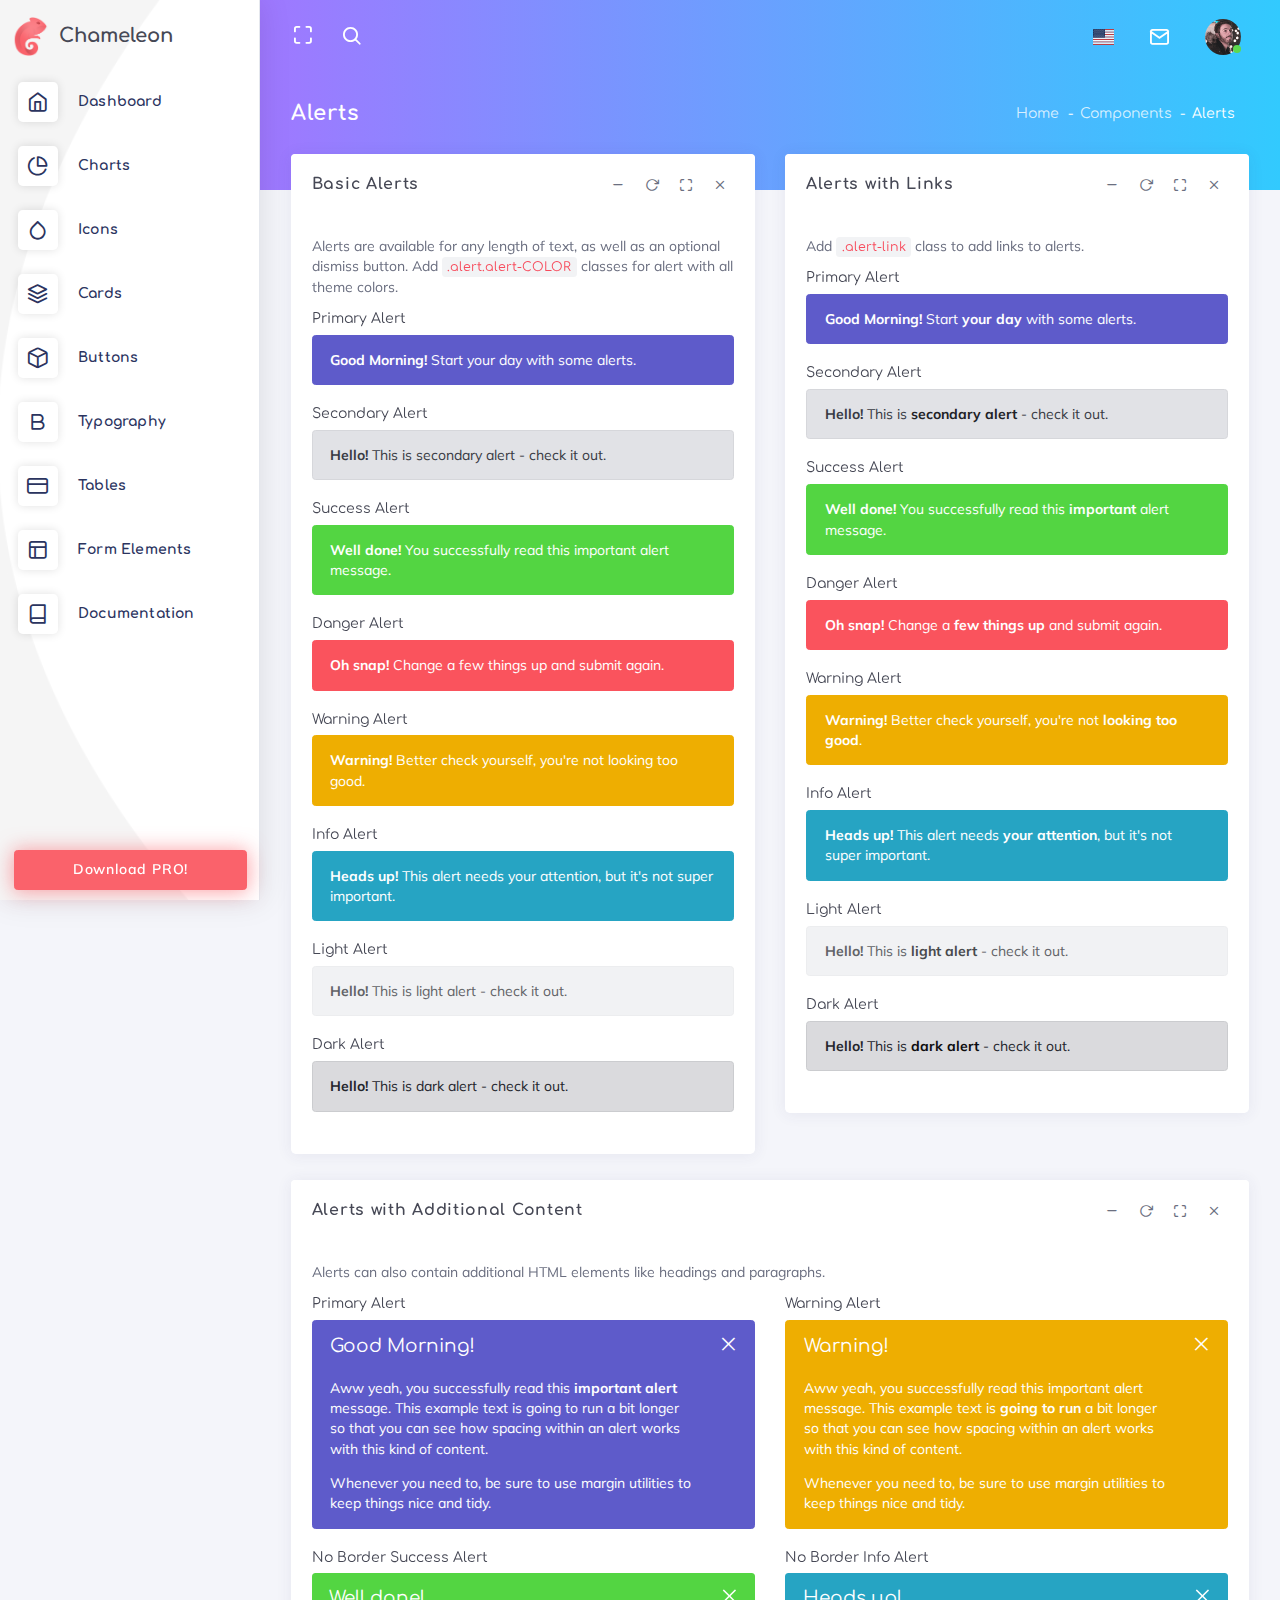
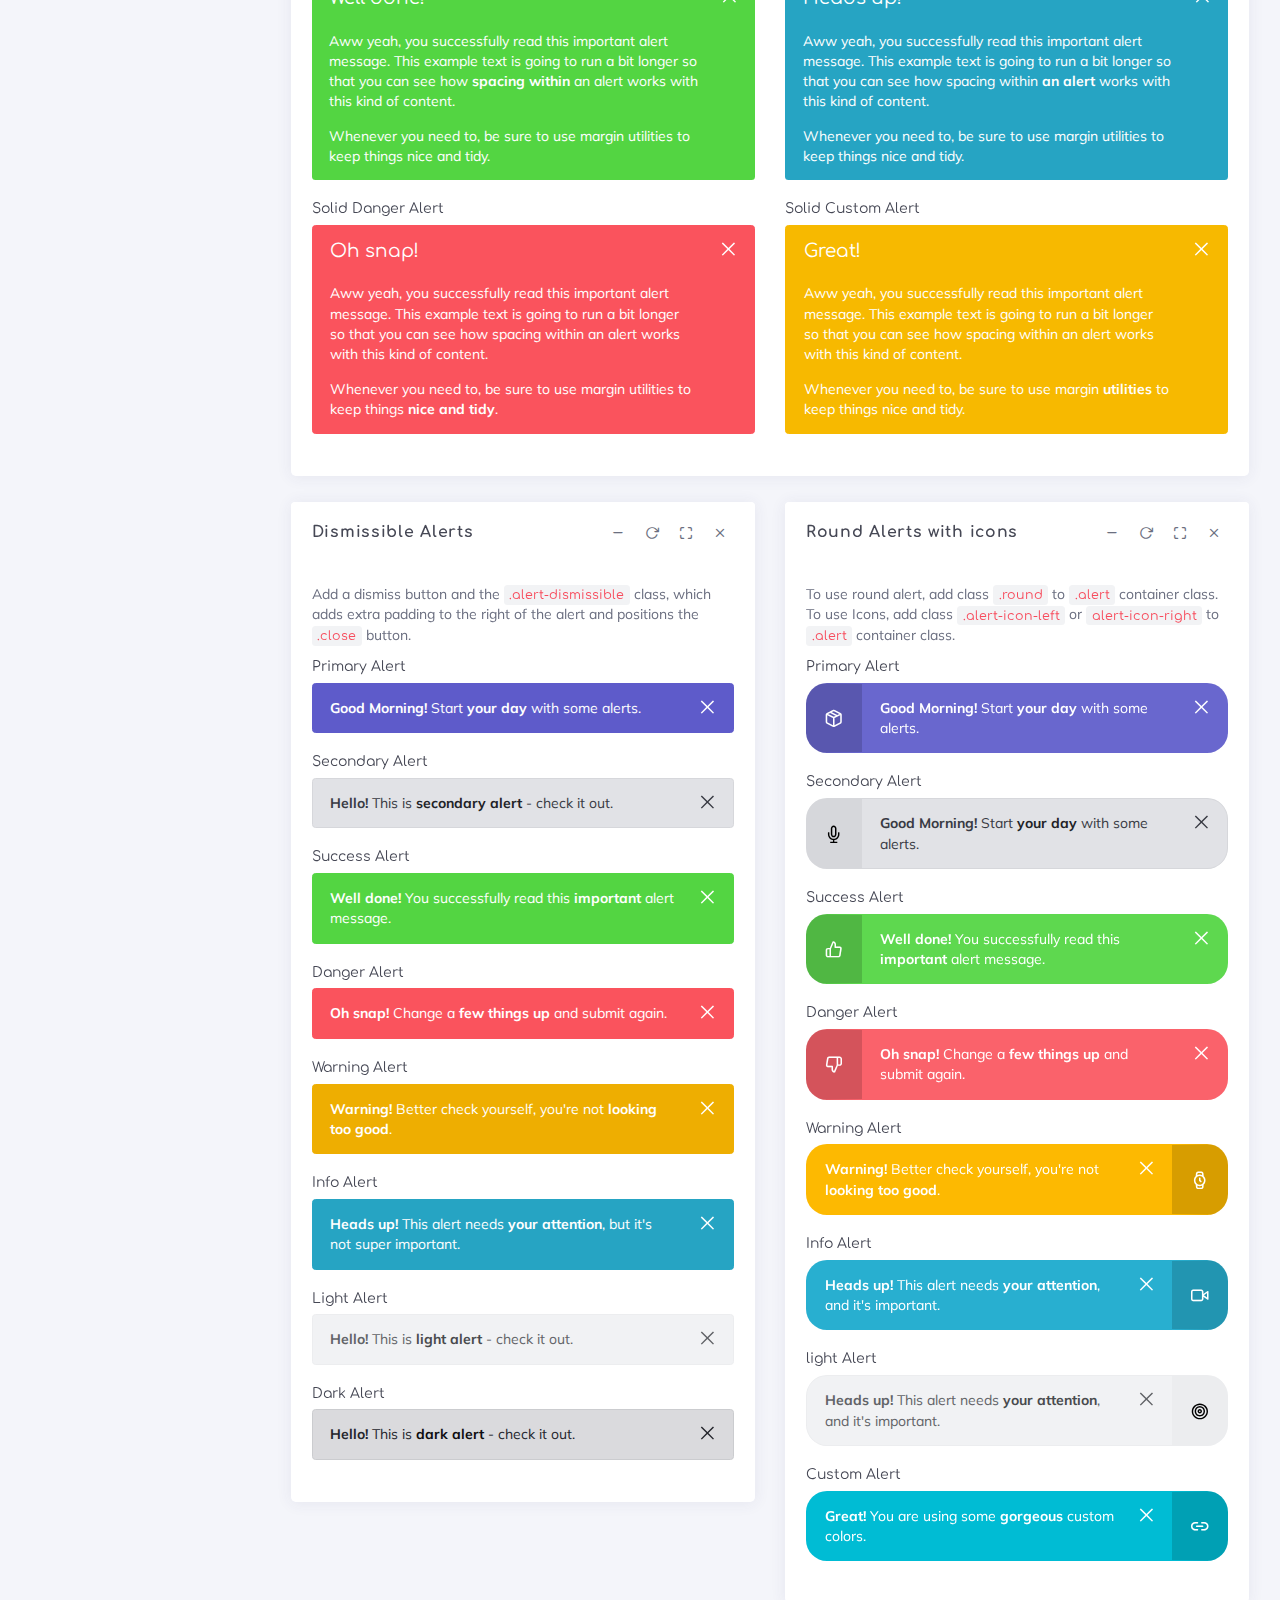
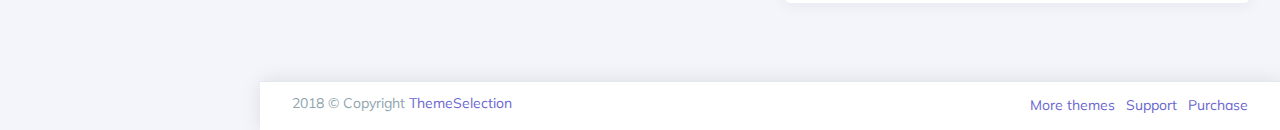
<file: Server/Plotly/templates/HTML Template/page.html>
<!DOCTYPE html>
<html class="loading" lang="en" data-textdirection="ltr">
  <head>
    <meta http-equiv="Content-Type" content="text/html; charset=UTF-8">
    <meta http-equiv="X-UA-Compatible" content="IE=edge">
    <meta name="viewport" content="width=device-width, initial-scale=1.0, user-scalable=0, minimal-ui">
    <meta name="description" content="Chameleon Admin is a modern Bootstrap 4 webapp &amp; admin dashboard html template with a large number of components, elegant design, clean and organized code.">
    <meta name="keywords" content="admin template, Chameleon admin template, dashboard template, gradient admin template, responsive admin template, webapp, eCommerce dashboard, analytic dashboard">
    <meta name="author" content="ThemeSelect">
    <title>Alerts - Chameleon Admin - Modern Bootstrap 4 WebApp & Dashboard HTML Template + UI Kit</title>
    <link rel="apple-touch-icon" href="theme-assets/images/ico/apple-icon-120.png">
    <link rel="shortcut icon" type="image/x-icon" href="theme-assets/images/ico/favicon.ico">
    <link href="https://fonts.googleapis.com/css?family=Muli:300,300i,400,400i,600,600i,700,700i%7CComfortaa:300,400,700" rel="stylesheet">
    <link href="https://maxcdn.icons8.com/fonts/line-awesome/1.1/css/line-awesome.min.css" rel="stylesheet">
    <!-- BEGIN VENDOR CSS-->
    <link rel="stylesheet" type="text/css" href="theme-assets/css/vendors.css">
    <!-- END VENDOR CSS-->
    <!-- BEGIN CHAMELEON  CSS-->
    <link rel="stylesheet" type="text/css" href="theme-assets/css/app-lite.css">
    <!-- END CHAMELEON  CSS-->
    <!-- BEGIN Page Level CSS-->
    <link rel="stylesheet" type="text/css" href="theme-assets/css/core/menu/menu-types/vertical-menu.css">
    <link rel="stylesheet" type="text/css" href="theme-assets/css/core/colors/palette-gradient.css">
    <!-- END Page Level CSS-->
    <!-- BEGIN Custom CSS-->
    <!-- END Custom CSS-->
  </head>
  <body class="vertical-layout vertical-menu 2-columns   menu-expanded fixed-navbar" data-open="click" data-menu="vertical-menu" data-color="bg-gradient-x-purple-blue" data-col="2-columns">

    <!-- fixed-top-->
    <nav class="header-navbar navbar-expand-md navbar navbar-with-menu navbar-without-dd-arrow fixed-top navbar-semi-light">
      <div class="navbar-wrapper">
        <div class="navbar-container content">
          <div class="collapse navbar-collapse show" id="navbar-mobile">
            <ul class="nav navbar-nav mr-auto float-left">
              <li class="nav-item d-block d-md-none"><a class="nav-link nav-menu-main menu-toggle hidden-xs" href="#"><i class="ft-menu"></i></a></li>
              <li class="nav-item d-none d-md-block"><a class="nav-link nav-link-expand" href="#"><i class="ficon ft-maximize"></i></a></li>
              <li class="nav-item dropdown navbar-search"><a class="nav-link dropdown-toggle hide" data-toggle="dropdown" href="#"><i class="ficon ft-search"></i></a>
                <ul class="dropdown-menu">
                  <li class="arrow_box">
                    <form>
                      <div class="input-group search-box">
                        <div class="position-relative has-icon-right full-width">
                          <input class="form-control" id="search" type="text" placeholder="Search here...">
                          <div class="form-control-position navbar-search-close"><i class="ft-x">   </i></div>
                        </div>
                      </div>
                    </form>
                  </li>
                </ul>
              </li>
            </ul>
            <ul class="nav navbar-nav float-right">         
              <li class="dropdown dropdown-language nav-item"><a class="dropdown-toggle nav-link" id="dropdown-flag" href="#" data-toggle="dropdown" aria-haspopup="true" aria-expanded="false"><i class="flag-icon flag-icon-us"></i><span class="selected-language"></span></a>
                <div class="dropdown-menu" aria-labelledby="dropdown-flag">
                  <div class="arrow_box"><a class="dropdown-item" href="#"><i class="flag-icon flag-icon-us"></i> English</a><a class="dropdown-item" href="#"><i class="flag-icon flag-icon-cn"></i> Chinese</a><a class="dropdown-item" href="#"><i class="flag-icon flag-icon-ru"></i> Russian</a><a class="dropdown-item" href="#"><i class="flag-icon flag-icon-fr"></i> French</a><a class="dropdown-item" href="#"><i class="flag-icon flag-icon-es"></i> Spanish</a></div>
                </div>
              </li>
            </ul>
            <ul class="nav navbar-nav float-right">
              <li class="dropdown dropdown-notification nav-item"><a class="nav-link nav-link-label" href="#" data-toggle="dropdown"><i class="ficon ft-mail">             </i></a>
                <div class="dropdown-menu dropdown-menu-right">
                  <div class="arrow_box_right"><a class="dropdown-item" href="#"><i class="ft-book"></i> Read Mail</a><a class="dropdown-item" href="#"><i class="ft-bookmark"></i> Read Later</a><a class="dropdown-item" href="#"><i class="ft-check-square"></i> Mark all Read       </a></div>
                </div>
              </li>
              <li class="dropdown dropdown-user nav-item"><a class="dropdown-toggle nav-link dropdown-user-link" href="#" data-toggle="dropdown">             <span class="avatar avatar-online"><img src="theme-assets/images/portrait/small/avatar-s-19.png" alt="avatar"><i></i></span></a>
                <div class="dropdown-menu dropdown-menu-right">
                  <div class="arrow_box_right"><a class="dropdown-item" href="#"><span class="avatar avatar-online"><img src="theme-assets/images/portrait/small/avatar-s-19.png" alt="avatar"><span class="user-name text-bold-700 ml-1">John Doe</span></span></a>
                    <div class="dropdown-divider"></div><a class="dropdown-item" href="#"><i class="ft-user"></i> Edit Profile</a><a class="dropdown-item" href="#"><i class="ft-mail"></i> My Inbox</a><a class="dropdown-item" href="#"><i class="ft-check-square"></i> Task</a><a class="dropdown-item" href="#"><i class="ft-message-square"></i> Chats</a>
                    <div class="dropdown-divider"></div><a class="dropdown-item" href="#"><i class="ft-power"></i> Logout</a>
                  </div>
                </div>
              </li>
            </ul>
          </div>
        </div>
      </div>
    </nav>

    <!-- ////////////////////////////////////////////////////////////////////////////-->


    <div class="main-menu menu-fixed menu-light menu-accordion    menu-shadow " data-scroll-to-active="true" data-img="theme-assets/images/backgrounds/02.jpg">
      <div class="navbar-header">
        <ul class="nav navbar-nav flex-row">       
          <li class="nav-item mr-auto"><a class="navbar-brand" href="index.html"><img class="brand-logo" alt="Chameleon admin logo" src="theme-assets/images/logo/logo.png"/>
              <h3 class="brand-text">Chameleon</h3></a></li>
          <li class="nav-item d-md-none"><a class="nav-link close-navbar"><i class="ft-x"></i></a></li>
        </ul>
      </div>
      <div class="main-menu-content">
        <ul class="navigation navigation-main" id="main-menu-navigation" data-menu="menu-navigation">
          <li class=" nav-item"><a href="index.html"><i class="ft-home"></i><span class="menu-title" data-i18n="">Dashboard</span></a>
          </li>
          <li class=" nav-item"><a href="charts.html"><i class="ft-pie-chart"></i><span class="menu-title" data-i18n="">Charts</span></a>
          </li>
          <li class=" nav-item"><a href="icons.html"><i class="ft-droplet"></i><span class="menu-title" data-i18n="">Icons</span></a>
          </li>
          <li class=" nav-item"><a href="cards.html"><i class="ft-layers"></i><span class="menu-title" data-i18n="">Cards</span></a>
          </li>
          <li class=" nav-item"><a href="buttons.html"><i class="ft-box"></i><span class="menu-title" data-i18n="">Buttons</span></a>
          </li>
          <li class=" nav-item"><a href="typography.html"><i class="ft-bold"></i><span class="menu-title" data-i18n="">Typography</span></a>
          </li>
          <li class=" nav-item"><a href="tables.html"><i class="ft-credit-card"></i><span class="menu-title" data-i18n="">Tables</span></a>
          </li>
          <li class=" nav-item"><a href="form-elements.html"><i class="ft-layout"></i><span class="menu-title" data-i18n="">Form Elements</span></a>
          </li>
          <li class=" nav-item"><a href="https://themeselection.com/demo/chameleon-admin-template/documentation"><i class="ft-book"></i><span class="menu-title" data-i18n="">Documentation</span></a>
          </li>
        </ul>
      </div><a class="btn btn-danger btn-block btn-glow btn-upgrade-pro mx-1" href="https://themeselection.com/products/chameleon-admin-modern-bootstrap-webapp-dashboard-html-template-ui-kit/" target="_blank">Download PRO!</a>
      <div class="navigation-background"></div>
    </div>

    <div class="app-content content">
      <div class="content-wrapper">
        <div class="content-wrapper-before"></div>
        <div class="content-header row">
          <div class="content-header-left col-md-4 col-12 mb-2">
            <h3 class="content-header-title">Alerts</h3>
          </div>
          <div class="content-header-right col-md-8 col-12">
            <div class="breadcrumbs-top float-md-right">
              <div class="breadcrumb-wrapper mr-1">
                <ol class="breadcrumb">
                  <li class="breadcrumb-item"><a href="index.html">Home</a>
                  </li>
                  <li class="breadcrumb-item"><a href="#">Components</a>
                  </li>
                  <li class="breadcrumb-item active">Alerts
                  </li>
                </ol>
              </div>
            </div>
          </div>
        </div>
        <div class="content-body"><!-- Basic Alerts start -->
<section id="basic-alerts">
	<div class="row match-height">
		<div class="col-xl-6 col-lg-12">
			<div class="card">
				<div class="card-header">
					<h4 class="card-title">Basic Alerts</h4>
					<a class="heading-elements-toggle">
						<i class="la la-ellipsis-v font-medium-3"></i>
					</a>
					<div class="heading-elements">
						<ul class="list-inline mb-0">
							<li><a data-action="collapse"><i class="ft-minus"></i></a></li>
							<li><a data-action="reload"><i class="ft-rotate-cw"></i></a></li>
							<li><a data-action="expand"><i class="ft-maximize"></i></a></li>
							<li><a data-action="close"><i class="ft-x"></i></a></li>
						</ul>
					</div>
				</div>
				<div class="card-content collapse show">
					<div class="card-body">
						<p>Alerts are available for any length of text, as well as an optional dismiss button. Add
							<code>.alert.alert-COLOR</code> classes for alert with all theme colors.</p>
						<h6>Primary Alert</h6>
						<div class="alert alert-primary mb-2" role="alert">
							<strong>Good Morning!</strong> Start your day with some alerts.
						</div>
						<h6>Secondary Alert</h6>
						<div class="alert alert-secondary mb-2" role="alert">
							<strong>Hello!</strong> This is secondary alert - check it out.
						</div>
						<h6>Success Alert</h6>
						<div class="alert alert-success mb-2" role="alert">
							<strong>Well done!</strong> You successfully read this important alert message.
						</div>
						<h6>Danger Alert</h6>
						<div class="alert alert-danger mb-2" role="alert">
							<strong>Oh snap!</strong> Change a few things up and submit again.
						</div>
						<h6>Warning Alert</h6>
						<div class="alert alert-warning mb-2" role="alert">
							<strong>Warning!</strong> Better check yourself, you're not looking too good.
						</div>
						<h6>Info Alert</h6>
						<div class="alert alert-info mb-2" role="alert">
							<strong>Heads up!</strong> This alert needs your attention, but it's not super important.
						</div>
						<h6>Light Alert</h6>
						<div class="alert alert-light mb-2" role="alert">
							<strong>Hello!</strong> This is light alert - check it out.
						</div>
						<h6>Dark Alert</h6>
						<div class="alert alert-dark mb-2" role="alert">
							<strong>Hello!</strong> This is dark alert - check it out.
						</div>
					</div>
				</div>
			</div>
		</div>
		<div class="col-xl-6 col-lg-12">
			<div class="card">
				<div class="card-header">
					<h4 class="card-title">Alerts with Links</h4>
					<a class="heading-elements-toggle">
						<i class="la la-ellipsis-v font-medium-3"></i>
					</a>
					<div class="heading-elements">
						<ul class="list-inline mb-0">
							<li><a data-action="collapse"><i class="ft-minus"></i></a></li>
							<li><a data-action="reload"><i class="ft-rotate-cw"></i></a></li>
							<li><a data-action="expand"><i class="ft-maximize"></i></a></li>
							<li><a data-action="close"><i class="ft-x"></i></a></li>
						</ul>
					</div>
				</div>
				<div class="card-content collapse show">
					<div class="card-body">
						<p> Add
							<code>.alert-link</code> class to add links to alerts.</p>
						<h6>Primary Alert</h6>
						<div class="alert alert-primary mb-2" role="alert">
							<strong>Good Morning!</strong> Start
							<a href="#" class="alert-link">your day</a> with some alerts.
						</div>
						<h6>Secondary Alert</h6>
						<div class="alert alert-secondary mb-2" role="alert">
							<strong>Hello!</strong> This is
							<a href="#" class="alert-link">secondary alert</a> - check it out.
						</div>
						<h6>Success Alert</h6>
						<div class="alert alert-success mb-2" role="alert">
							<strong>Well done!</strong> You successfully read this
							<a href="#" class="alert-link">important</a> alert message.
						</div>
						<h6>Danger Alert</h6>
						<div class="alert alert-danger mb-2" role="alert">
							<strong>Oh snap!</strong> Change a
							<a href="#" class="alert-link">few things up</a> and submit again.
						</div>
						<h6>Warning Alert</h6>
						<div class="alert alert-warning mb-2" role="alert">
							<strong>Warning!</strong> Better check yourself, you're not
							<a href="#" class="alert-link">looking too good</a>.
						</div>
						<h6>Info Alert</h6>
						<div class="alert alert-info mb-2" role="alert">
							<strong>Heads up!</strong> This alert needs
							<a href="#" class="alert-link">your attention</a>, but it's not super important.
						</div>
						<h6>Light Alert</h6>
						<div class="alert alert-light mb-2" role="alert">
							<strong>Hello!</strong> This is
							<a href="#" class="alert-link">light alert</a> - check it out.
						</div>
						<h6>Dark Alert</h6>
						<div class="alert alert-dark mb-2" role="alert">
							<strong>Hello!</strong> This is
							<a href="#" class="alert-link">dark alert</a> - check it out.
						</div>
					</div>
				</div>
			</div>
		</div>
	</div>
</section>
<!-- Basic Alerts end -->

<!-- Alerts with Additional Content start -->
<section id="additional-content-alerts">
	<div class="row">
		<div class="col-md-12">
			<div class="card">
				<div class="card-header">
					<h4 class="card-title">Alerts with Additional Content</h4>
					<a class="heading-elements-toggle">
						<i class="la la-ellipsis-v font-medium-3"></i>
					</a>
					<div class="heading-elements">
						<ul class="list-inline mb-0">
							<li><a data-action="collapse"><i class="ft-minus"></i></a></li>
							<li><a data-action="reload"><i class="ft-rotate-cw"></i></a></li>
							<li><a data-action="expand"><i class="ft-maximize"></i></a></li>
							<li><a data-action="close"><i class="ft-x"></i></a></li>
						</ul>
					</div>
				</div>
				<div class="card-content collapse show">
					<div class="card-body">
						<p>Alerts can also contain additional HTML elements like headings and paragraphs.</p>
						<div class="row">
							<div class="col-xl-6 col-lg-12">
								<h6>Primary Alert</h6>
								<div class="alert alert-primary alert-dismissible mb-2" role="alert">
									<button type="button" class="close" data-dismiss="alert" aria-label="Close">
										<span aria-hidden="true">&times;</span>
									</button>
									<h4 class="alert-heading mb-2">Good Morning!</h4>
									<p>Aww yeah, you successfully read this
										<a href="#" class="alert-link">important alert</a> message. This example text is going to run a bit longer so that you can see how spacing within
										an alert works with this kind of content.</p>
									<p class="mb-0">Whenever you need to, be sure to use margin utilities to keep things nice and tidy.</p>
								</div>
								<h6>No Border Success Alert</h6>
								<div class="alert alert-success border-0 alert-dismissible mb-2" role="alert">
									<button type="button" class="close" data-dismiss="alert" aria-label="Close">
										<span aria-hidden="true">&times;</span>
									</button>
									<h4 class="alert-heading mb-2">Well done!</h4>
									<p>Aww yeah, you successfully read this important alert message. This example text is going to run a bit longer so
										that you can see how
										<a href="#" class="alert-link">spacing within</a> an alert works with this kind of content.</p>
									<p class="mb-0">Whenever you need to, be sure to use margin utilities to keep things nice and tidy.</p>
								</div>
								<h6>Solid Danger Alert</h6>
								<div class="alert alert-danger alert-dismissible mb-2" role="alert">
									<button type="button" class="close" data-dismiss="alert" aria-label="Close">
										<span aria-hidden="true">&times;</span>
									</button>
									<h4 class="alert-heading mb-2">Oh snap!</h4>
									<p>Aww yeah, you successfully read this important alert message. This example text is going to run a bit longer so
										that you can see how spacing within an alert works with this kind of content.</p>
									<p class="mb-0">Whenever you need to, be sure to use margin utilities to keep things
										<a href="#" class="alert-link">nice and tidy</a>.</p>
								</div>

							</div>
							<div class="col-xl-6 col-lg-12">
								<h6>Warning Alert</h6>
								<div class="alert alert-warning alert-dismissible mb-2" role="alert">
									<button type="button" class="close" data-dismiss="alert" aria-label="Close">
										<span aria-hidden="true">&times;</span>
									</button>
									<h4 class="alert-heading mb-2">Warning!</h4>
									<p>Aww yeah, you successfully read this important alert message. This example text is
										<a href="#" class="alert-link">going to run</a> a bit longer so that you can see how spacing within an alert works with this kind of content.</p>
									<p class="mb-0">Whenever you need to, be sure to use margin utilities to keep things nice and tidy.</p>
								</div>
								<h6>No Border Info Alert</h6>
								<div class="alert alert-info border-0 alert-dismissible mb-2" role="alert">
									<button type="button" class="close" data-dismiss="alert" aria-label="Close">
										<span aria-hidden="true">&times;</span>
									</button>
									<h4 class="alert-heading mb-2">Heads up!</h4>
									<p>Aww yeah, you successfully read this important alert message. This example text is going to run a bit longer so
										that you can see how spacing within
										<a href="#" class="alert-link">an alert</a> works with this kind of content.</p>
									<p class="mb-0">Whenever you need to, be sure to use margin utilities to keep things nice and tidy.</p>
								</div>
								<h6>Solid Custom Alert</h6>
								<div class="alert alert-amber alert-dismissible mb-2" role="alert">
									<button type="button" class="close" data-dismiss="alert" aria-label="Close">
										<span aria-hidden="true">&times;</span>
									</button>
									<h4 class="alert-heading mb-2">Great!</h4>
									<p>Aww yeah, you successfully read this important alert message. This example text is going to run a bit longer so
										that you can see how spacing within an alert works with this kind of content.</p>
									<p class="mb-0">Whenever you need to, be sure to use margin
										<a href="#" class="alert-link">utilities</a> to keep things nice and tidy.</p>
								</div>
							</div>
						</div>
					</div>
				</div>
			</div>
		</div>
	</div>
</section>
<!-- Alerts with Additional Content end -->

<!-- Dismissible Alerts & Round Alerts with icons start -->
<section id="alert-border-0" class="mb-2">
	<div class="row match-height">
		<div class="col-xl-6 col-lg-12">
			<div class="card">
				<div class="card-header">
					<h4 class="card-title">Dismissible Alerts</h4>
					<a class="heading-elements-toggle">
						<i class="la la-ellipsis-v font-medium-3"></i>
					</a>
					<div class="heading-elements">
						<ul class="list-inline mb-0">
							<li><a data-action="collapse"><i class="ft-minus"></i></a></li>
							<li><a data-action="reload"><i class="ft-rotate-cw"></i></a></li>
							<li><a data-action="expand"><i class="ft-maximize"></i></a></li>
							<li><a data-action="close"><i class="ft-x"></i></a></li>
						</ul>
					</div>
				</div>
				<div class="card-content collapse show">
					<div class="card-body">
						<p>Add a dismiss button and the
							<code>.alert-dismissible</code> class, which adds extra padding to the right of the alert and positions the
							<code>.close</code> button.</p>
						<h6>Primary Alert</h6>
						<div class="alert alert-primary alert-dismissible mb-2" role="alert">
							<button type="button" class="close" data-dismiss="alert" aria-label="Close">
								<span aria-hidden="true">&times;</span>
							</button>
							<strong>Good Morning!</strong> Start
							<a href="#" class="alert-link">your day</a> with some alerts.
						</div>
						<h6>Secondary Alert</h6>
						<div class="alert alert-secondary alert-dismissible mb-2" role="alert">
							<button type="button" class="close" data-dismiss="alert" aria-label="Close">
								<span aria-hidden="true">&times;</span>
							</button>
							<strong>Hello!</strong> This is
							<a href="#" class="alert-link">secondary alert</a> - check it out.
						</div>
						<h6>Success Alert</h6>
						<div class="alert alert-success alert-dismissible mb-2" role="alert">
							<button type="button" class="close" data-dismiss="alert" aria-label="Close">
								<span aria-hidden="true">&times;</span>
							</button>
							<strong>Well done!</strong> You successfully read this
							<a href="#" class="alert-link">important</a> alert message.
						</div>
						<h6>Danger Alert</h6>
						<div class="alert alert-danger alert-dismissible mb-2" role="alert">
							<button type="button" class="close" data-dismiss="alert" aria-label="Close">
								<span aria-hidden="true">&times;</span>
							</button>
							<strong>Oh snap!</strong> Change a
							<a href="#" class="alert-link">few things up</a> and submit again.
						</div>
						<h6>Warning Alert</h6>
						<div class="alert alert-warning alert-dismissible mb-2" role="alert">
							<button type="button" class="close" data-dismiss="alert" aria-label="Close">
								<span aria-hidden="true">&times;</span>
							</button>
							<strong>Warning!</strong> Better check yourself, you're not
							<a href="#" class="alert-link">looking too good</a>.
						</div>
						<h6>Info Alert</h6>
						<div class="alert alert-info alert-dismissible mb-2" role="alert">
							<button type="button" class="close" data-dismiss="alert" aria-label="Close">
								<span aria-hidden="true">&times;</span>
							</button>
							<strong>Heads up!</strong> This alert needs
							<a href="#" class="alert-link">your attention</a>, but it's not super important.
						</div>
						<h6>Light Alert</h6>
						<div class="alert alert-light alert-dismissible mb-2" role="alert">
							<button type="button" class="close" data-dismiss="alert" aria-label="Close">
								<span aria-hidden="true">&times;</span>
							</button>
							<strong>Hello!</strong> This is
							<a href="#" class="alert-link">light alert</a> - check it out.
						</div>
						<h6>Dark Alert</h6>
						<div class="alert alert-dark alert-dismissible mb-2" role="alert">
							<button type="button" class="close" data-dismiss="alert" aria-label="Close">
								<span aria-hidden="true">&times;</span>
							</button>
							<strong>Hello!</strong> This is
							<a href="#" class="alert-link">dark alert</a> - check it out.
						</div>
					</div>
				</div>
			</div>
		</div>
		<div class="col-xl-6 col-lg-12">
			<div class="card">
				<div class="card-header">
					<h4 class="card-title">Round Alerts with icons</h4>
					<a class="heading-elements-toggle">
						<i class="la la-ellipsis-v font-medium-3"></i>
					</a>
					<div class="heading-elements">
						<ul class="list-inline mb-0">
							<li><a data-action="collapse"><i class="ft-minus"></i></a></li>
							<li><a data-action="reload"><i class="ft-rotate-cw"></i></a></li>
							<li><a data-action="expand"><i class="ft-maximize"></i></a></li>
							<li><a data-action="close"><i class="ft-x"></i></a></li>
						</ul>
					</div>
				</div>
				<div class="card-content collapse show">
					<div class="card-body">
						<p>To use round alert, add class
							<code>.round</code> to
							<code>.alert</code> container class. To use Icons, add class
							<code>.alert-icon-left</code> or
							<code>alert-icon-right</code> to
							<code>.alert</code> container class.</p>
						<h6>Primary Alert</h6>
						<div class="alert round bg-primary alert-icon-left alert-dismissible mb-2" role="alert">
							<span class="alert-icon">
								<i class="ft-package"></i>
							</span>
							<button type="button" class="close" data-dismiss="alert" aria-label="Close">
								<span aria-hidden="true">&times;</span>
							</button>
							<strong>Good Morning!</strong> Start
							<a href="#" class="alert-link">your day</a> with some alerts.
						</div>
						<h6>Secondary Alert</h6>
						<div class="alert round alert-secondary alert-icon-left alert-dismissible mb-2" role="alert">
							<span class="alert-icon">
								<i class="ft-mic black"></i>
							</span>
							<button type="button" class="close" data-dismiss="alert" aria-label="Close">
								<span aria-hidden="true">&times;</span>
							</button>
							<strong>Good Morning!</strong> Start
							<a href="#" class="alert-link">your day</a> with some alerts.
						</div>
						<h6>Success Alert</h6>
						<div class="alert round bg-success alert-icon-left alert-dismissible mb-2" role="alert">
							<span class="alert-icon">
								<i class="ft-thumbs-up"></i>
							</span>
							<button type="button" class="close" data-dismiss="alert" aria-label="Close">
								<span aria-hidden="true">&times;</span>
							</button>
							<strong>Well done!</strong> You successfully read this
							<a href="#" class="alert-link">important</a> alert message.
						</div>
						<h6>Danger Alert</h6>
						<div class="alert round bg-danger alert-icon-left alert-dismissible mb-2" role="alert">
							<span class="alert-icon">
								<i class="ft-thumbs-down"></i>
							</span>
							<button type="button" class="close" data-dismiss="alert" aria-label="Close">
								<span aria-hidden="true">&times;</span>
							</button>
							<strong>Oh snap!</strong> Change a
							<a href="#" class="alert-link">few things up</a> and submit again.
						</div>
						<h6>Warning Alert</h6>
						<div class="alert round bg-warning alert-icon-right alert-dismissible mb-2" role="alert">
							<span class="alert-icon">
								<i class="ft-watch"></i>
							</span>
							<button type="button" class="close" data-dismiss="alert" aria-label="Close">
								<span aria-hidden="true">&times;</span>
							</button>
							<strong>Warning!</strong> Better check yourself, you're not
							<a href="#" class="alert-link">looking too good</a>.
						</div>
						<h6>Info Alert</h6>
						<div class="alert round bg-info alert-icon-right alert-dismissible mb-2" role="alert">
							<span class="alert-icon">
								<i class="ft-video"></i>
							</span>
							<button type="button" class="close" data-dismiss="alert" aria-label="Close">
								<span aria-hidden="true">&times;</span>
							</button>
							<strong>Heads up!</strong> This alert needs
							<a href="#" class="alert-link">your attention</a>, and it's important.
						</div>
						<h6>light Alert</h6>
						<div class="alert round alert-light alert-icon-right alert-dismissible mb-2" role="alert">
							<span class="alert-icon">
								<i class="ft-target black"></i>
							</span>
							<button type="button" class="close" data-dismiss="alert" aria-label="Close">
								<span aria-hidden="true">&times;</span>
							</button>
							<strong>Heads up!</strong> This alert needs
							<a href="#" class="alert-link">your attention</a>, and it's important.
						</div>
						<h6>Custom Alert</h6>
						<div class="alert round bg-cyan alert-icon-right alert-dismissible mb-2" role="alert">
							<span class="alert-icon">
								<i class="ft-link-2"></i>
							</span>
							<button type="button" class="close" data-dismiss="alert" aria-label="Close">
								<span aria-hidden="true">&times;</span>
							</button>
							<strong>Great!</strong> You are using some
							<a href="#" class="alert-link">gorgeous</a> custom colors.
						</div>
					</div>
				</div>
			</div>
		</div>
	</div>
</section>
<!-- Dismissible Alerts & Round Alerts with icons end -->
        </div>
      </div>
    </div>
    <!-- ////////////////////////////////////////////////////////////////////////////-->


    <footer class="footer footer-static footer-light navbar-border navbar-shadow">
      <div class="clearfix blue-grey lighten-2 text-sm-center mb-0 px-2"><span class="float-md-left d-block d-md-inline-block">2018  &copy; Copyright <a class="text-bold-800 grey darken-2" href="https://themeselection.com" target="_blank">ThemeSelection</a></span>
        <ul class="list-inline float-md-right d-block d-md-inline-blockd-none d-lg-block mb-0">
          <li class="list-inline-item"><a class="my-1" href="https://themeselection.com/" target="_blank"> More themes</a></li>
          <li class="list-inline-item"><a class="my-1" href="https://themeselection.com/support" target="_blank"> Support</a></li>
          <li class="list-inline-item"><a class="my-1" href="https://themeselection.com/products/chameleon-admin-modern-bootstrap-webapp-dashboard-html-template-ui-kit/" target="_blank"> Purchase</a></li>
        </ul>
      </div>
    </footer>

    <!-- BEGIN VENDOR JS-->
    <script src="theme-assets/vendors/js/vendors.min.js" type="text/javascript"></script>
    <!-- BEGIN VENDOR JS-->
    <!-- BEGIN PAGE VENDOR JS-->
    <!-- END PAGE VENDOR JS-->
    <!-- BEGIN CHAMELEON  JS-->
    <script src="theme-assets/js/core/app-menu-lite.js" type="text/javascript"></script>
    <script src="theme-assets/js/core/app-lite.js" type="text/javascript"></script>
    <!-- END CHAMELEON  JS-->
    <!-- BEGIN PAGE LEVEL JS-->
    <!-- END PAGE LEVEL JS-->
  </body>
</html>
</file>
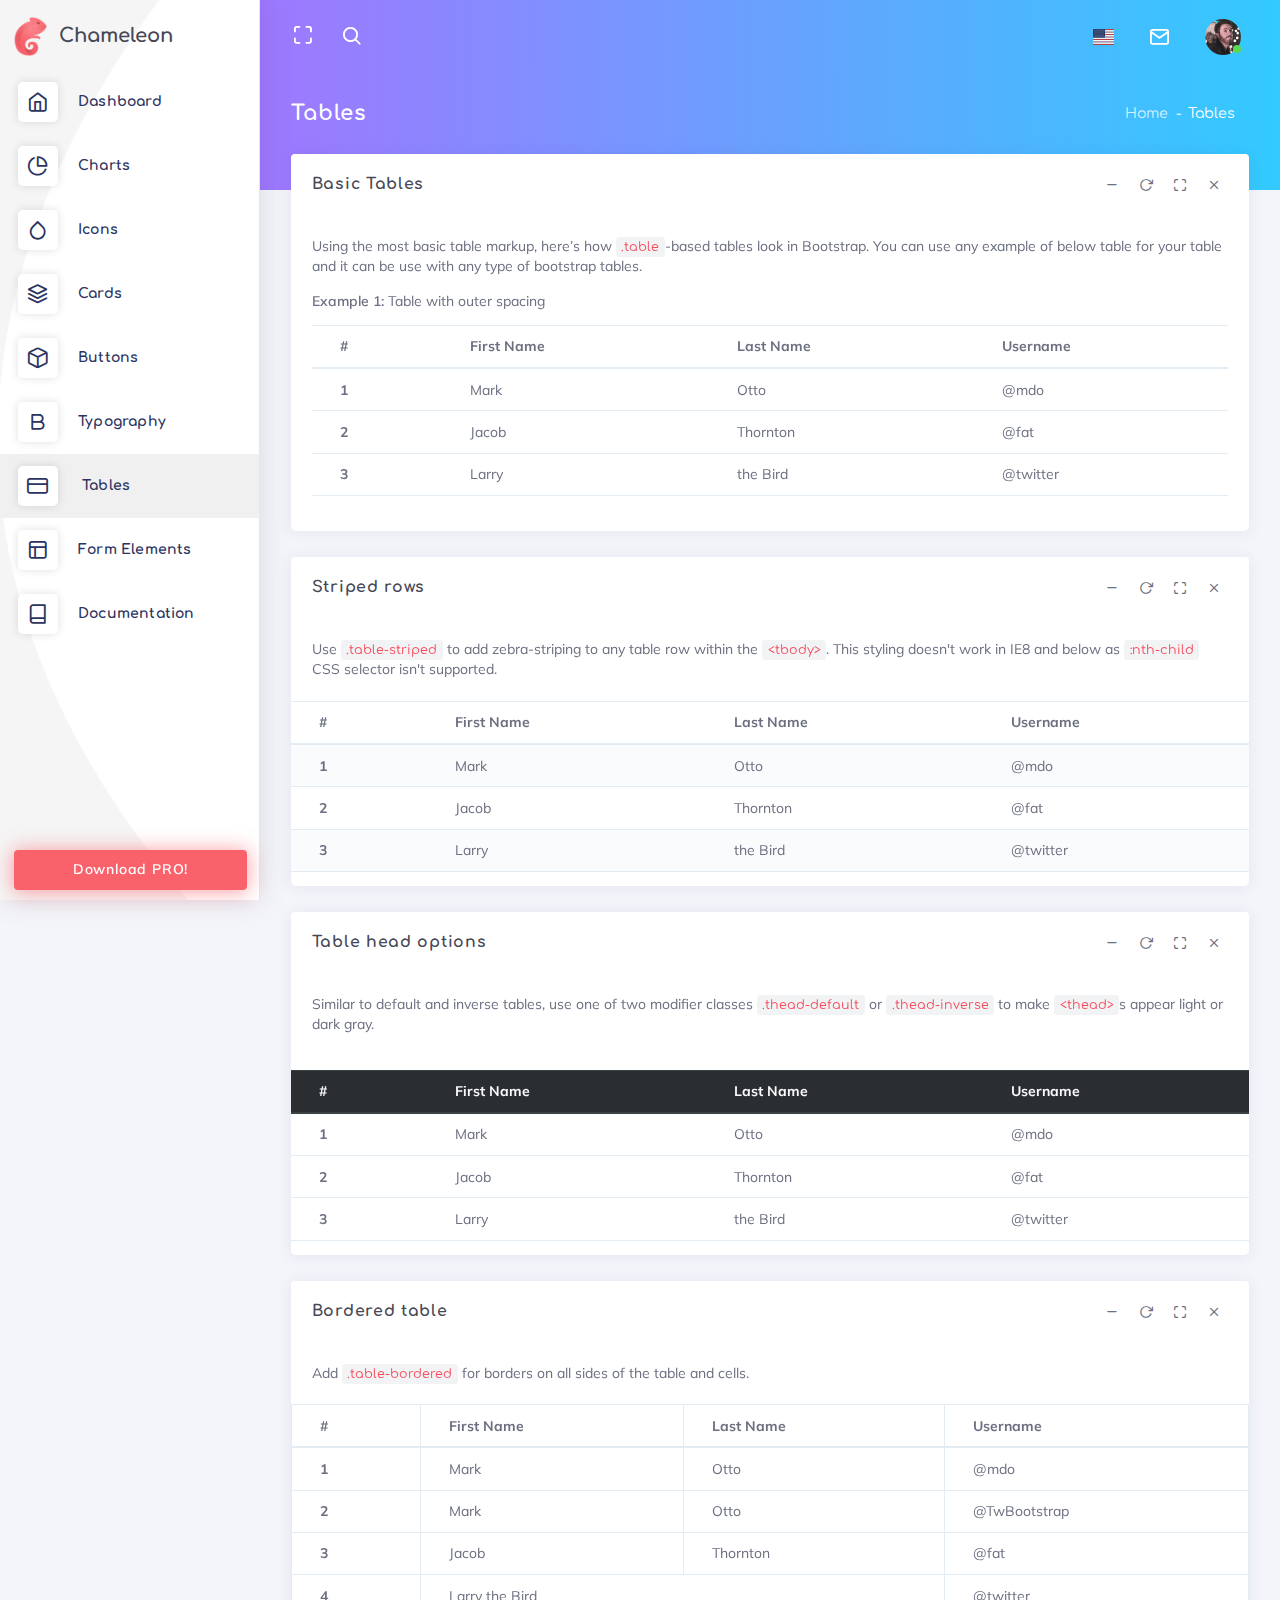
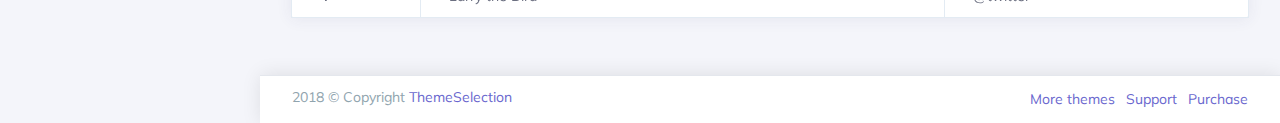
<file: Server/Plotly/templates/HTML Template/tables.html>
<!DOCTYPE html>
<html class="loading" lang="en" data-textdirection="ltr">
  <head>
    <meta http-equiv="Content-Type" content="text/html; charset=UTF-8">
    <meta http-equiv="X-UA-Compatible" content="IE=edge">
    <meta name="viewport" content="width=device-width, initial-scale=1.0, user-scalable=0, minimal-ui">
    <meta name="description" content="Chameleon Admin is a modern Bootstrap 4 webapp &amp; admin dashboard html template with a large number of components, elegant design, clean and organized code.">
    <meta name="keywords" content="admin template, Chameleon admin template, dashboard template, gradient admin template, responsive admin template, webapp, eCommerce dashboard, analytic dashboard">
    <meta name="author" content="ThemeSelect">
    <title>Tables - Chameleon Admin - Modern Bootstrap 4 WebApp & Dashboard HTML Template + UI Kit</title>
    <link rel="apple-touch-icon" href="theme-assets/images/ico/apple-icon-120.png">
    <link rel="shortcut icon" type="image/x-icon" href="theme-assets/images/ico/favicon.ico">
    <link href="https://fonts.googleapis.com/css?family=Muli:300,300i,400,400i,600,600i,700,700i%7CComfortaa:300,400,700" rel="stylesheet">
    <link href="https://maxcdn.icons8.com/fonts/line-awesome/1.1/css/line-awesome.min.css" rel="stylesheet">
    <!-- BEGIN VENDOR CSS-->
    <link rel="stylesheet" type="text/css" href="theme-assets/css/vendors.css">
    <!-- END VENDOR CSS-->
    <!-- BEGIN CHAMELEON  CSS-->
    <link rel="stylesheet" type="text/css" href="theme-assets/css/app-lite.css">
    <!-- END CHAMELEON  CSS-->
    <!-- BEGIN Page Level CSS-->
    <link rel="stylesheet" type="text/css" href="theme-assets/css/core/menu/menu-types/vertical-menu.css">
    <link rel="stylesheet" type="text/css" href="theme-assets/css/core/colors/palette-gradient.css">
    <!-- END Page Level CSS-->
    <!-- BEGIN Custom CSS-->
    <!-- END Custom CSS-->
  </head>
  <body class="vertical-layout vertical-menu 2-columns   menu-expanded fixed-navbar" data-open="click" data-menu="vertical-menu" data-color="bg-gradient-x-purple-blue" data-col="2-columns">

    <!-- fixed-top-->
    <nav class="header-navbar navbar-expand-md navbar navbar-with-menu navbar-without-dd-arrow fixed-top navbar-semi-light">
      <div class="navbar-wrapper">
        <div class="navbar-container content">
          <div class="collapse navbar-collapse show" id="navbar-mobile">
            <ul class="nav navbar-nav mr-auto float-left">
              <li class="nav-item d-block d-md-none"><a class="nav-link nav-menu-main menu-toggle hidden-xs" href="#"><i class="ft-menu"></i></a></li>
              <li class="nav-item d-none d-md-block"><a class="nav-link nav-link-expand" href="#"><i class="ficon ft-maximize"></i></a></li>
              <li class="nav-item dropdown navbar-search"><a class="nav-link dropdown-toggle hide" data-toggle="dropdown" href="#"><i class="ficon ft-search"></i></a>
                <ul class="dropdown-menu">
                  <li class="arrow_box">
                    <form>
                      <div class="input-group search-box">
                        <div class="position-relative has-icon-right full-width">
                          <input class="form-control" id="search" type="text" placeholder="Search here...">
                          <div class="form-control-position navbar-search-close"><i class="ft-x">   </i></div>
                        </div>
                      </div>
                    </form>
                  </li>
                </ul>
              </li>
            </ul>
            <ul class="nav navbar-nav float-right">         
              <li class="dropdown dropdown-language nav-item"><a class="dropdown-toggle nav-link" id="dropdown-flag" href="#" data-toggle="dropdown" aria-haspopup="true" aria-expanded="false"><i class="flag-icon flag-icon-us"></i><span class="selected-language"></span></a>
                <div class="dropdown-menu" aria-labelledby="dropdown-flag">
                  <div class="arrow_box"><a class="dropdown-item" href="#"><i class="flag-icon flag-icon-us"></i> English</a><a class="dropdown-item" href="#"><i class="flag-icon flag-icon-cn"></i> Chinese</a><a class="dropdown-item" href="#"><i class="flag-icon flag-icon-ru"></i> Russian</a><a class="dropdown-item" href="#"><i class="flag-icon flag-icon-fr"></i> French</a><a class="dropdown-item" href="#"><i class="flag-icon flag-icon-es"></i> Spanish</a></div>
                </div>
              </li>
            </ul>
            <ul class="nav navbar-nav float-right">
              <li class="dropdown dropdown-notification nav-item"><a class="nav-link nav-link-label" href="#" data-toggle="dropdown"><i class="ficon ft-mail">             </i></a>
                <div class="dropdown-menu dropdown-menu-right">
                  <div class="arrow_box_right"><a class="dropdown-item" href="#"><i class="ft-book"></i> Read Mail</a><a class="dropdown-item" href="#"><i class="ft-bookmark"></i> Read Later</a><a class="dropdown-item" href="#"><i class="ft-check-square"></i> Mark all Read       </a></div>
                </div>
              </li>
              <li class="dropdown dropdown-user nav-item"><a class="dropdown-toggle nav-link dropdown-user-link" href="#" data-toggle="dropdown">             <span class="avatar avatar-online"><img src="theme-assets/images/portrait/small/avatar-s-19.png" alt="avatar"><i></i></span></a>
                <div class="dropdown-menu dropdown-menu-right">
                  <div class="arrow_box_right"><a class="dropdown-item" href="#"><span class="avatar avatar-online"><img src="theme-assets/images/portrait/small/avatar-s-19.png" alt="avatar"><span class="user-name text-bold-700 ml-1">John Doe</span></span></a>
                    <div class="dropdown-divider"></div><a class="dropdown-item" href="#"><i class="ft-user"></i> Edit Profile</a><a class="dropdown-item" href="#"><i class="ft-mail"></i> My Inbox</a><a class="dropdown-item" href="#"><i class="ft-check-square"></i> Task</a><a class="dropdown-item" href="#"><i class="ft-message-square"></i> Chats</a>
                    <div class="dropdown-divider"></div><a class="dropdown-item" href="#"><i class="ft-power"></i> Logout</a>
                  </div>
                </div>
              </li>
            </ul>
          </div>
        </div>
      </div>
    </nav>

    <!-- ////////////////////////////////////////////////////////////////////////////-->


    <div class="main-menu menu-fixed menu-light menu-accordion    menu-shadow " data-scroll-to-active="true" data-img="theme-assets/images/backgrounds/02.jpg">
      <div class="navbar-header">
        <ul class="nav navbar-nav flex-row">       
          <li class="nav-item mr-auto"><a class="navbar-brand" href="index.html"><img class="brand-logo" alt="Chameleon admin logo" src="theme-assets/images/logo/logo.png"/>
              <h3 class="brand-text">Chameleon</h3></a></li>
          <li class="nav-item d-md-none"><a class="nav-link close-navbar"><i class="ft-x"></i></a></li>
        </ul>
      </div>
      <div class="main-menu-content">
        <ul class="navigation navigation-main" id="main-menu-navigation" data-menu="menu-navigation">
          <li class=" nav-item"><a href="index.html"><i class="ft-home"></i><span class="menu-title" data-i18n="">Dashboard</span></a>
          </li>
          <li class=" nav-item"><a href="charts.html"><i class="ft-pie-chart"></i><span class="menu-title" data-i18n="">Charts</span></a>
          </li>
          <li class=" nav-item"><a href="icons.html"><i class="ft-droplet"></i><span class="menu-title" data-i18n="">Icons</span></a>
          </li>
          <li class=" nav-item"><a href="cards.html"><i class="ft-layers"></i><span class="menu-title" data-i18n="">Cards</span></a>
          </li>
          <li class=" nav-item"><a href="buttons.html"><i class="ft-box"></i><span class="menu-title" data-i18n="">Buttons</span></a>
          </li>
          <li class=" nav-item"><a href="typography.html"><i class="ft-bold"></i><span class="menu-title" data-i18n="">Typography</span></a>
          </li>
          <li class="active"><a href="tables.html"><i class="ft-credit-card"></i><span class="menu-title" data-i18n="">Tables</span></a>
          </li>
          <li class=" nav-item"><a href="form-elements.html"><i class="ft-layout"></i><span class="menu-title" data-i18n="">Form Elements</span></a>
          </li>
          <li class=" nav-item"><a href="https://themeselection.com/demo/chameleon-admin-template/documentation"><i class="ft-book"></i><span class="menu-title" data-i18n="">Documentation</span></a>
          </li>
        </ul>
      </div><a class="btn btn-danger btn-block btn-glow btn-upgrade-pro mx-1" href="https://themeselection.com/products/chameleon-admin-modern-bootstrap-webapp-dashboard-html-template-ui-kit/" target="_blank">Download PRO!</a>
      <div class="navigation-background"></div>
    </div>

    <div class="app-content content">
      <div class="content-wrapper">
        <div class="content-wrapper-before"></div>
        <div class="content-header row">
          <div class="content-header-left col-md-4 col-12 mb-2">
            <h3 class="content-header-title">Tables</h3>
          </div>
          <div class="content-header-right col-md-8 col-12">
            <div class="breadcrumbs-top float-md-right">
              <div class="breadcrumb-wrapper mr-1">
                <ol class="breadcrumb">
                  <li class="breadcrumb-item"><a href="index.html">Home</a>
                  </li>
                  <li class="breadcrumb-item active">Tables
                  </li>
                </ol>
              </div>
            </div>
          </div>
        </div>
        <div class="content-body"><!-- Basic Tables start -->
<div class="row">
	<div class="col-12">
		<div class="card">
			<div class="card-header">
				<h4 class="card-title">Basic Tables</h4>
				<a class="heading-elements-toggle"><i class="la la-ellipsis-v font-medium-3"></i></a>
				<div class="heading-elements">
					<ul class="list-inline mb-0">
						<li><a data-action="collapse"><i class="ft-minus"></i></a></li>
						<li><a data-action="reload"><i class="ft-rotate-cw"></i></a></li>
						<li><a data-action="expand"><i class="ft-maximize"></i></a></li>
						<li><a data-action="close"><i class="ft-x"></i></a></li>
					</ul>
				</div>
			</div>
			<div class="card-content collapse show">
				<div class="card-body">
					<p class="card-text">Using the most basic table markup, here’s how <code>.table</code>-based tables look in Bootstrap. You can use any example of below table for your table and it can be use with any type of bootstrap tables. </p>
					<p><span class="text-bold-600">Example 1:</span> Table with outer spacing</p>
					<div class="table-responsive">
						<table class="table">
							<thead>
								<tr>
									<th>#</th>
									<th>First Name</th>
									<th>Last Name</th>
									<th>Username</th>
								</tr>
							</thead>
							<tbody>
								<tr>
									<th scope="row">1</th>
									<td>Mark</td>
									<td>Otto</td>
									<td>@mdo</td>
								</tr>
								<tr>
									<th scope="row">2</th>
									<td>Jacob</td>
									<td>Thornton</td>
									<td>@fat</td>
								</tr>
								<tr>
									<th scope="row">3</th>
									<td>Larry</td>
									<td>the Bird</td>
									<td>@twitter</td>
								</tr>
							</tbody>
						</table>
					</div>
				</div>
			</div>
		</div>
	</div>
</div>
<!-- Basic Tables end -->
<!-- Striped rows start -->
<div class="row">
	<div class="col-12">
		<div class="card">
			<div class="card-header">
				<h4 class="card-title">Striped rows</h4>
				<a class="heading-elements-toggle"><i class="la la-ellipsis-v font-medium-3"></i></a>
				<div class="heading-elements">
					<ul class="list-inline mb-0">
						<li><a data-action="collapse"><i class="ft-minus"></i></a></li>
						<li><a data-action="reload"><i class="ft-rotate-cw"></i></a></li>
						<li><a data-action="expand"><i class="ft-maximize"></i></a></li>
						<li><a data-action="close"><i class="ft-x"></i></a></li>
					</ul>
				</div>
			</div>
			<div class="card-content collapse show">
				<div class="card-body">
					<p class="card-text">Use <code class="highlighter-rouge">.table-striped</code> to add zebra-striping to any table row within the <code class="highlighter-rouge">&lt;tbody&gt;</code>. This styling doesn't work in IE8 and below as <code>:nth-child</code> CSS selector isn't supported.</p>
				</div>
				<div class="table-responsive">
					<table class="table table-striped">
						<thead>
							<tr>
								<th scope="col">#</th>
								<th scope="col">First Name</th>
								<th scope="col">Last Name</th>
								<th scope="col">Username</th>
							</tr>
						</thead>
						<tbody>
							<tr>
								<th scope="row">1</th>
								<td>Mark</td>
								<td>Otto</td>
								<td>@mdo</td>
							</tr>
							<tr>
								<th scope="row">2</th>
								<td>Jacob</td>
								<td>Thornton</td>
								<td>@fat</td>
							</tr>
							<tr>
								<th scope="row">3</th>
								<td>Larry</td>
								<td>the Bird</td>
								<td>@twitter</td>
							</tr>
						</tbody>
					</table>
				</div>
			</div>
		</div>
	</div>
</div>
<!-- Striped rows end -->

<!-- Table head options start -->
<div class="row">
	<div class="col-12">
		<div class="card">
			<div class="card-header">
				<h4 class="card-title">Table head options</h4>
				<a class="heading-elements-toggle"><i class="la la-ellipsis-v font-medium-3"></i></a>
				<div class="heading-elements">
					<ul class="list-inline mb-0">
						<li><a data-action="collapse"><i class="ft-minus"></i></a></li>
						<li><a data-action="reload"><i class="ft-rotate-cw"></i></a></li>
						<li><a data-action="expand"><i class="ft-maximize"></i></a></li>
						<li><a data-action="close"><i class="ft-x"></i></a></li>
					</ul>
				</div>
			</div>
			<div class="card-content collapse show">
				<div class="card-body">
					<p>Similar to default and inverse tables, use one of two modifier classes <code class="highlighter-rouge">.thead-default</code> or <code class="highlighter-rouge">.thead-inverse</code> to make <code class="highlighter-rouge">&lt;thead&gt;</code>s appear light or dark gray.</p>
				</div>
				<div class="table-responsive">
					<table class="table">
						<thead class="thead-dark">
							<tr>
								<th scope="col">#</th>
								<th scope="col">First Name</th>
								<th scope="col">Last Name</th>
								<th scope="col">Username</th>
							</tr>
						</thead>
						<tbody>
							<tr>
								<th scope="row">1</th>
								<td>Mark</td>
								<td>Otto</td>
								<td>@mdo</td>
							</tr>
							<tr>
								<th scope="row">2</th>
								<td>Jacob</td>
								<td>Thornton</td>
								<td>@fat</td>
							</tr>
							<tr>
								<th scope="row">3</th>
								<td>Larry</td>
								<td>the Bird</td>
								<td>@twitter</td>
							</tr>
						</tbody>
					</table>
				</div>
			</div>
		</div>
	</div>
</div>
<!-- Table head options end -->

<!-- Bordered table start -->
<div class="row">
	<div class="col-12">
		<div class="card">
			<div class="card-header">
				<h4 class="card-title">Bordered table</h4>
				<a class="heading-elements-toggle"><i class="la la-ellipsis-v font-medium-3"></i></a>
				<div class="heading-elements">
					<ul class="list-inline mb-0">
						<li><a data-action="collapse"><i class="ft-minus"></i></a></li>
						<li><a data-action="reload"><i class="ft-rotate-cw"></i></a></li>
						<li><a data-action="expand"><i class="ft-maximize"></i></a></li>
						<li><a data-action="close"><i class="ft-x"></i></a></li>
					</ul>
				</div>
			</div>
			<div class="card-content collapse show">
				<div class="card-body">
					<p class="card-text">Add <code>.table-bordered</code> for borders on all sides of the table and cells.</p>
				</div>
				<div class="table-responsive">
					<table class="table table-bordered mb-0">
						<thead>
							<tr>
								<th>#</th>
								<th>First Name</th>
								<th>Last Name</th>
								<th>Username</th>
							</tr>
						</thead>
						<tbody>
							<tr>
								<th scope="row">1</th>
								<td>Mark</td>
								<td>Otto</td>
								<td>@mdo</td>
							</tr>
							<tr>
								<th scope="row">2</th>
								<td>Mark</td>
								<td>Otto</td>
								<td>@TwBootstrap</td>
							</tr>
							<tr>
								<th scope="row">3</th>
								<td>Jacob</td>
								<td>Thornton</td>
								<td>@fat</td>
							</tr>
							<tr>
								<th scope="row">4</th>
								<td colspan="2">Larry the Bird</td>
								<td>@twitter</td>
							</tr>
						</tbody>
					</table>
				</div>
			</div>
		</div>
	</div>
</div>
<!-- Bordered table end -->
        </div>
      </div>
    </div>
    <!-- ////////////////////////////////////////////////////////////////////////////-->


    <footer class="footer footer-static footer-light navbar-border navbar-shadow">
      <div class="clearfix blue-grey lighten-2 text-sm-center mb-0 px-2"><span class="float-md-left d-block d-md-inline-block">2018  &copy; Copyright <a class="text-bold-800 grey darken-2" href="https://themeselection.com" target="_blank">ThemeSelection</a></span>
        <ul class="list-inline float-md-right d-block d-md-inline-blockd-none d-lg-block mb-0">
          <li class="list-inline-item"><a class="my-1" href="https://themeselection.com/" target="_blank"> More themes</a></li>
          <li class="list-inline-item"><a class="my-1" href="https://themeselection.com/support" target="_blank"> Support</a></li>
          <li class="list-inline-item"><a class="my-1" href="https://themeselection.com/products/chameleon-admin-modern-bootstrap-webapp-dashboard-html-template-ui-kit/" target="_blank"> Purchase</a></li>
        </ul>
      </div>
    </footer>

    <!-- BEGIN VENDOR JS-->
    <script src="theme-assets/vendors/js/vendors.min.js" type="text/javascript"></script>
    <!-- BEGIN VENDOR JS-->
    <!-- BEGIN PAGE VENDOR JS-->
    <!-- END PAGE VENDOR JS-->
    <!-- BEGIN CHAMELEON  JS-->
    <script src="theme-assets/js/core/app-menu-lite.js" type="text/javascript"></script>
    <script src="theme-assets/js/core/app-lite.js" type="text/javascript"></script>
    <!-- END CHAMELEON  JS-->
    <!-- BEGIN PAGE LEVEL JS-->
    <!-- END PAGE LEVEL JS-->
  </body>
</html>
</file>
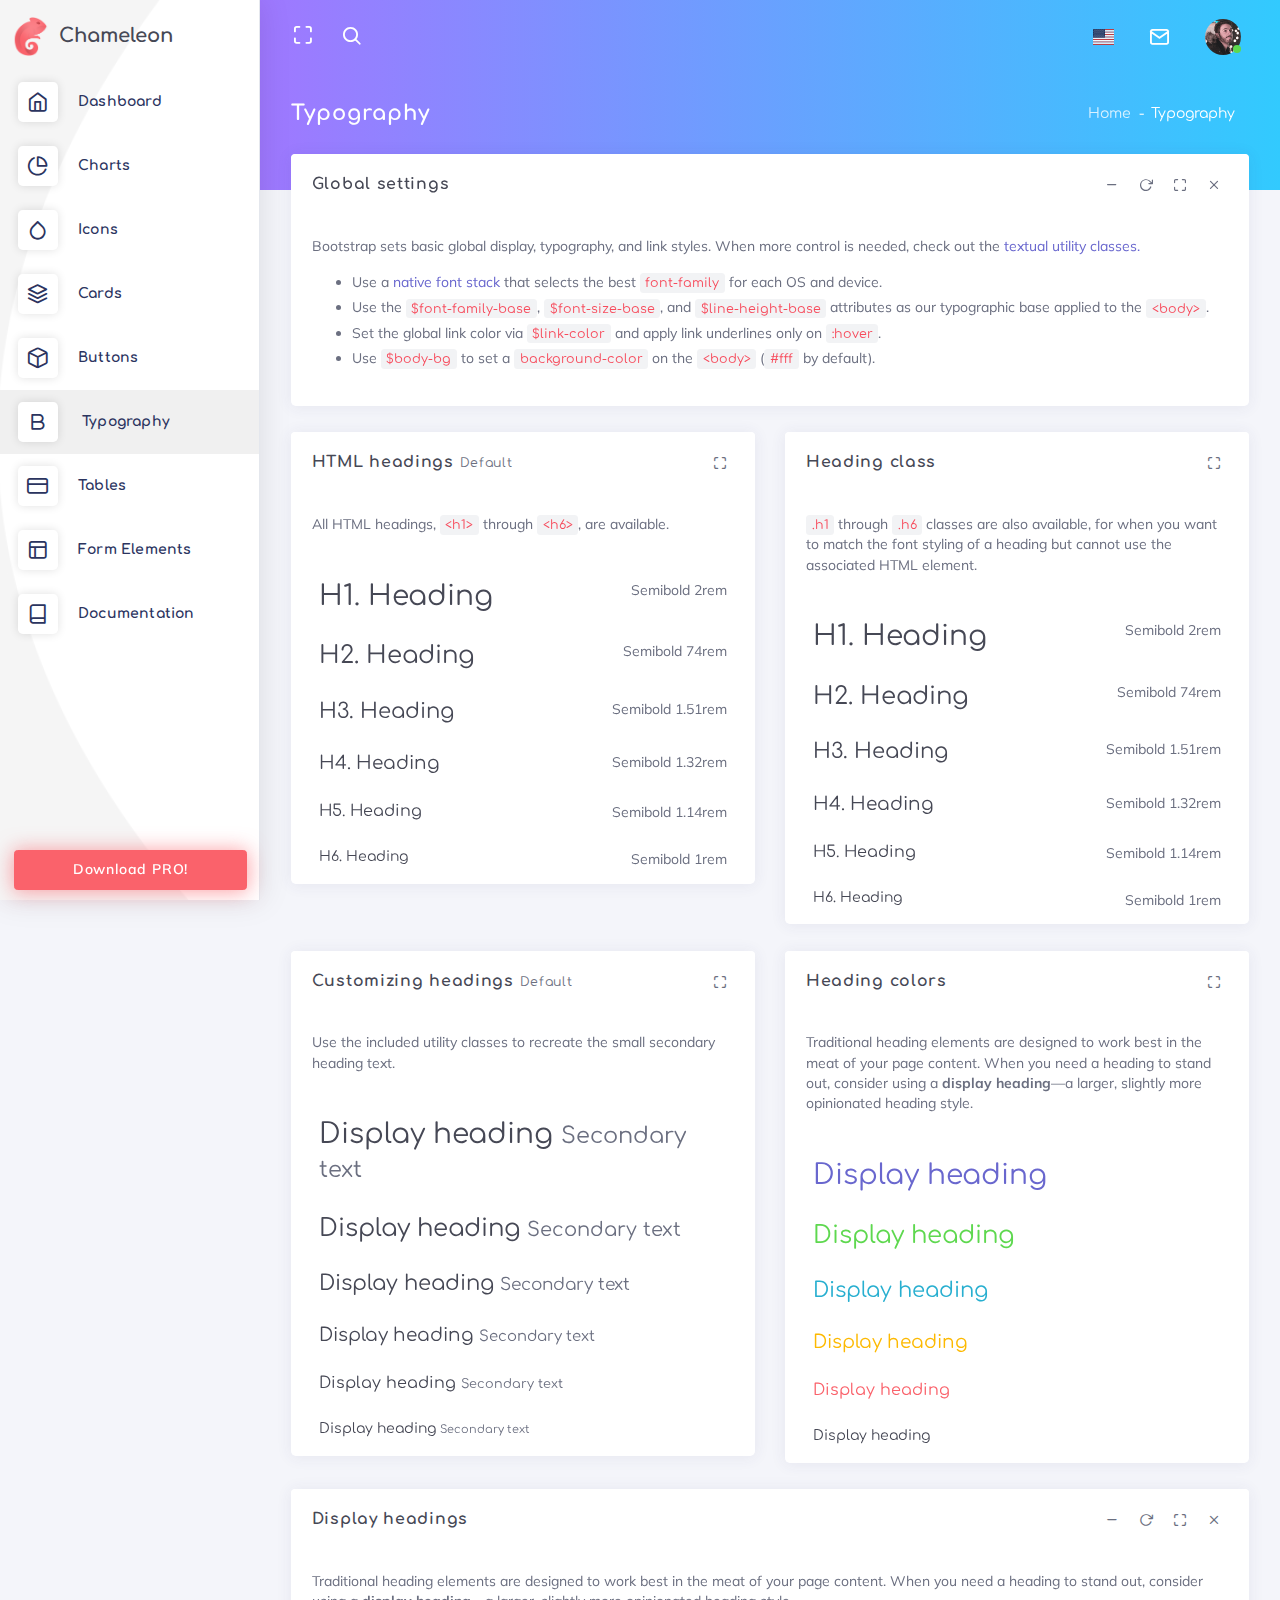
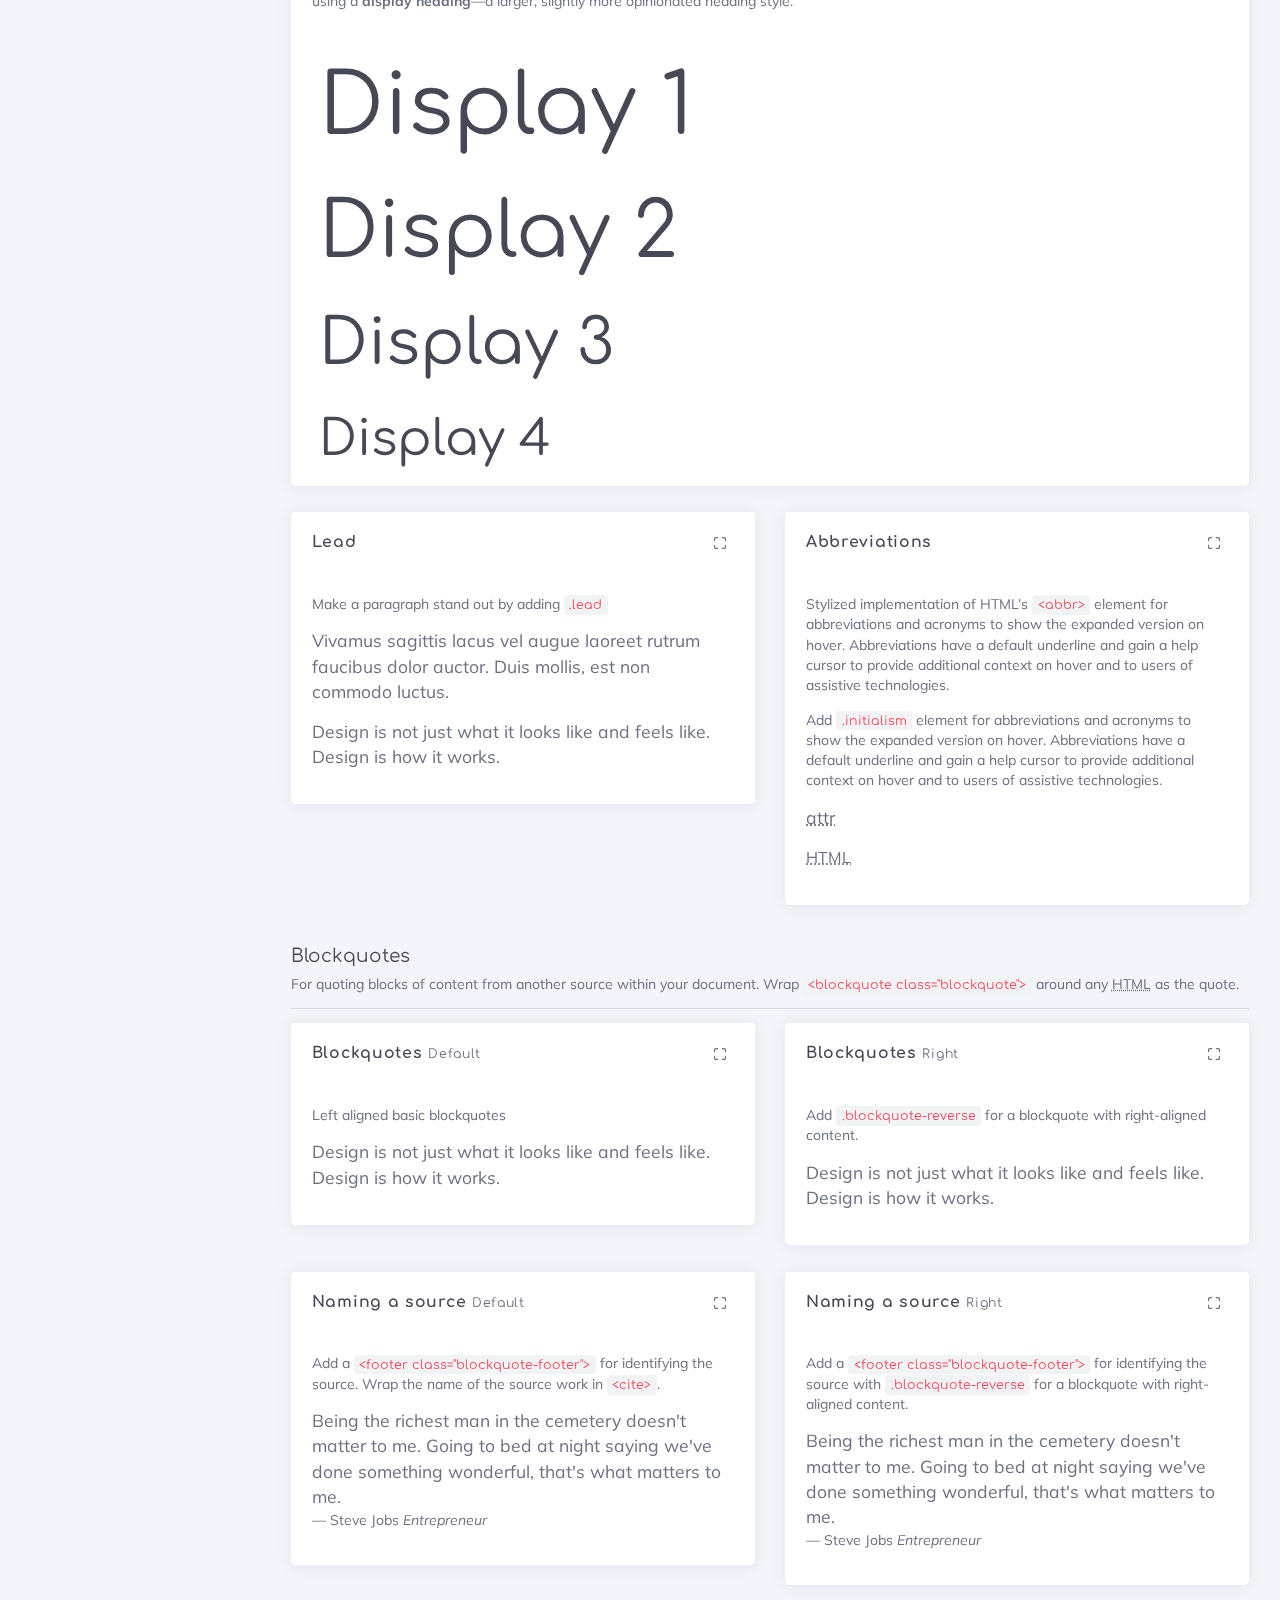
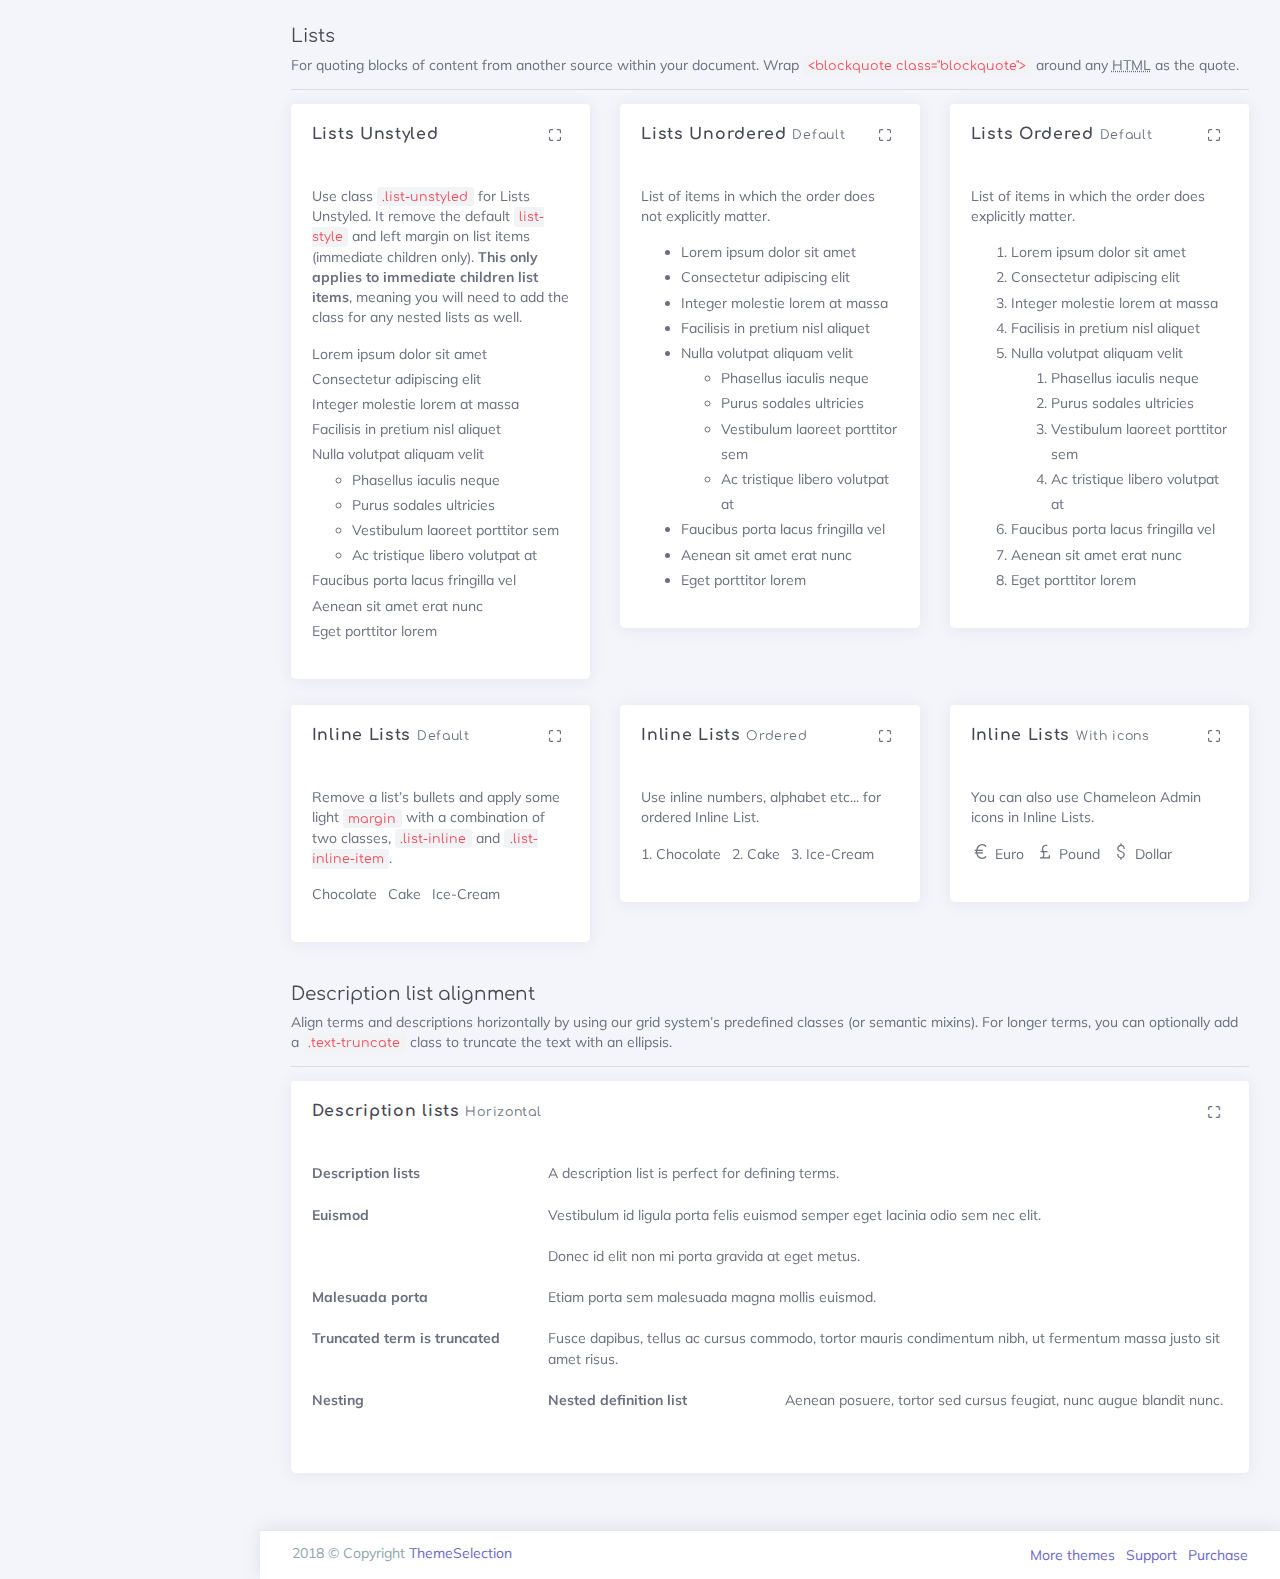
<file: Server/Plotly/templates/HTML Template/typography.html>
<!DOCTYPE html>
<html class="loading" lang="en" data-textdirection="ltr">
  <head>
    <meta http-equiv="Content-Type" content="text/html; charset=UTF-8">
    <meta http-equiv="X-UA-Compatible" content="IE=edge">
    <meta name="viewport" content="width=device-width, initial-scale=1.0, user-scalable=0, minimal-ui">
    <meta name="description" content="Chameleon Admin is a modern Bootstrap 4 webapp &amp; admin dashboard html template with a large number of components, elegant design, clean and organized code.">
    <meta name="keywords" content="admin template, Chameleon admin template, dashboard template, gradient admin template, responsive admin template, webapp, eCommerce dashboard, analytic dashboard">
    <meta name="author" content="ThemeSelect">
    <title>Typography - Chameleon Admin - Modern Bootstrap 4 WebApp & Dashboard HTML Template + UI Kit</title>
    <link rel="apple-touch-icon" href="theme-assets/images/ico/apple-icon-120.png">
    <link rel="shortcut icon" type="image/x-icon" href="theme-assets/images/ico/favicon.ico">
    <link href="https://fonts.googleapis.com/css?family=Muli:300,300i,400,400i,600,600i,700,700i%7CComfortaa:300,400,700" rel="stylesheet">
    <link href="https://maxcdn.icons8.com/fonts/line-awesome/1.1/css/line-awesome.min.css" rel="stylesheet">
    <!-- BEGIN VENDOR CSS-->
    <link rel="stylesheet" type="text/css" href="theme-assets/css/vendors.css">
    <!-- END VENDOR CSS-->
    <!-- BEGIN CHAMELEON  CSS-->
    <link rel="stylesheet" type="text/css" href="theme-assets/css/app-lite.css">
    <!-- END CHAMELEON  CSS-->
    <!-- BEGIN Page Level CSS-->
    <link rel="stylesheet" type="text/css" href="theme-assets/css/core/menu/menu-types/vertical-menu.css">
    <link rel="stylesheet" type="text/css" href="theme-assets/css/core/colors/palette-gradient.css">
    <!-- END Page Level CSS-->
    <!-- BEGIN Custom CSS-->
    <!-- END Custom CSS-->
  </head>
  <body class="vertical-layout vertical-menu 2-columns   menu-expanded fixed-navbar" data-open="click" data-menu="vertical-menu" data-color="bg-gradient-x-purple-blue" data-col="2-columns">

    <!-- fixed-top-->
    <nav class="header-navbar navbar-expand-md navbar navbar-with-menu navbar-without-dd-arrow fixed-top navbar-semi-light">
      <div class="navbar-wrapper">
        <div class="navbar-container content">
          <div class="collapse navbar-collapse show" id="navbar-mobile">
            <ul class="nav navbar-nav mr-auto float-left">
              <li class="nav-item d-block d-md-none"><a class="nav-link nav-menu-main menu-toggle hidden-xs" href="#"><i class="ft-menu"></i></a></li>
              <li class="nav-item d-none d-md-block"><a class="nav-link nav-link-expand" href="#"><i class="ficon ft-maximize"></i></a></li>
              <li class="nav-item dropdown navbar-search"><a class="nav-link dropdown-toggle hide" data-toggle="dropdown" href="#"><i class="ficon ft-search"></i></a>
                <ul class="dropdown-menu">
                  <li class="arrow_box">
                    <form>
                      <div class="input-group search-box">
                        <div class="position-relative has-icon-right full-width">
                          <input class="form-control" id="search" type="text" placeholder="Search here...">
                          <div class="form-control-position navbar-search-close"><i class="ft-x">   </i></div>
                        </div>
                      </div>
                    </form>
                  </li>
                </ul>
              </li>
            </ul>
            <ul class="nav navbar-nav float-right">         
              <li class="dropdown dropdown-language nav-item"><a class="dropdown-toggle nav-link" id="dropdown-flag" href="#" data-toggle="dropdown" aria-haspopup="true" aria-expanded="false"><i class="flag-icon flag-icon-us"></i><span class="selected-language"></span></a>
                <div class="dropdown-menu" aria-labelledby="dropdown-flag">
                  <div class="arrow_box"><a class="dropdown-item" href="#"><i class="flag-icon flag-icon-us"></i> English</a><a class="dropdown-item" href="#"><i class="flag-icon flag-icon-cn"></i> Chinese</a><a class="dropdown-item" href="#"><i class="flag-icon flag-icon-ru"></i> Russian</a><a class="dropdown-item" href="#"><i class="flag-icon flag-icon-fr"></i> French</a><a class="dropdown-item" href="#"><i class="flag-icon flag-icon-es"></i> Spanish</a></div>
                </div>
              </li>
            </ul>
            <ul class="nav navbar-nav float-right">
              <li class="dropdown dropdown-notification nav-item"><a class="nav-link nav-link-label" href="#" data-toggle="dropdown"><i class="ficon ft-mail">             </i></a>
                <div class="dropdown-menu dropdown-menu-right">
                  <div class="arrow_box_right"><a class="dropdown-item" href="#"><i class="ft-book"></i> Read Mail</a><a class="dropdown-item" href="#"><i class="ft-bookmark"></i> Read Later</a><a class="dropdown-item" href="#"><i class="ft-check-square"></i> Mark all Read       </a></div>
                </div>
              </li>
              <li class="dropdown dropdown-user nav-item"><a class="dropdown-toggle nav-link dropdown-user-link" href="#" data-toggle="dropdown">             <span class="avatar avatar-online"><img src="theme-assets/images/portrait/small/avatar-s-19.png" alt="avatar"><i></i></span></a>
                <div class="dropdown-menu dropdown-menu-right">
                  <div class="arrow_box_right"><a class="dropdown-item" href="#"><span class="avatar avatar-online"><img src="theme-assets/images/portrait/small/avatar-s-19.png" alt="avatar"><span class="user-name text-bold-700 ml-1">John Doe</span></span></a>
                    <div class="dropdown-divider"></div><a class="dropdown-item" href="#"><i class="ft-user"></i> Edit Profile</a><a class="dropdown-item" href="#"><i class="ft-mail"></i> My Inbox</a><a class="dropdown-item" href="#"><i class="ft-check-square"></i> Task</a><a class="dropdown-item" href="#"><i class="ft-message-square"></i> Chats</a>
                    <div class="dropdown-divider"></div><a class="dropdown-item" href="#"><i class="ft-power"></i> Logout</a>
                  </div>
                </div>
              </li>
            </ul>
          </div>
        </div>
      </div>
    </nav>

    <!-- ////////////////////////////////////////////////////////////////////////////-->


    <div class="main-menu menu-fixed menu-light menu-accordion    menu-shadow " data-scroll-to-active="true" data-img="theme-assets/images/backgrounds/02.jpg">
      <div class="navbar-header">
        <ul class="nav navbar-nav flex-row">       
          <li class="nav-item mr-auto"><a class="navbar-brand" href="index.html"><img class="brand-logo" alt="Chameleon admin logo" src="theme-assets/images/logo/logo.png"/>
              <h3 class="brand-text">Chameleon</h3></a></li>
          <li class="nav-item d-md-none"><a class="nav-link close-navbar"><i class="ft-x"></i></a></li>
        </ul>
      </div>
      <div class="main-menu-content">
        <ul class="navigation navigation-main" id="main-menu-navigation" data-menu="menu-navigation">
          <li class=" nav-item"><a href="index.html"><i class="ft-home"></i><span class="menu-title" data-i18n="">Dashboard</span></a>
          </li>
          <li class=" nav-item"><a href="charts.html"><i class="ft-pie-chart"></i><span class="menu-title" data-i18n="">Charts</span></a>
          </li>
          <li class=" nav-item"><a href="icons.html"><i class="ft-droplet"></i><span class="menu-title" data-i18n="">Icons</span></a>
          </li>
          <li class=" nav-item"><a href="cards.html"><i class="ft-layers"></i><span class="menu-title" data-i18n="">Cards</span></a>
          </li>
          <li class=" nav-item"><a href="buttons.html"><i class="ft-box"></i><span class="menu-title" data-i18n="">Buttons</span></a>
          </li>
          <li class="active"><a href="typography.html"><i class="ft-bold"></i><span class="menu-title" data-i18n="">Typography</span></a>
          </li>
          <li class=" nav-item"><a href="tables.html"><i class="ft-credit-card"></i><span class="menu-title" data-i18n="">Tables</span></a>
          </li>
          <li class=" nav-item"><a href="form-elements.html"><i class="ft-layout"></i><span class="menu-title" data-i18n="">Form Elements</span></a>
          </li>
          <li class=" nav-item"><a href="https://themeselection.com/demo/chameleon-admin-template/documentation"><i class="ft-book"></i><span class="menu-title" data-i18n="">Documentation</span></a>
          </li>
        </ul>
      </div><a class="btn btn-danger btn-block btn-glow btn-upgrade-pro mx-1" href="https://themeselection.com/products/chameleon-admin-modern-bootstrap-webapp-dashboard-html-template-ui-kit/" target="_blank">Download PRO!</a>
      <div class="navigation-background"></div>
    </div>

    <div class="app-content content">
      <div class="content-wrapper">
        <div class="content-wrapper-before"></div>
        <div class="content-header row">
          <div class="content-header-left col-md-4 col-12 mb-2">
            <h3 class="content-header-title">Typography</h3>
          </div>
          <div class="content-header-right col-md-8 col-12">
            <div class="breadcrumbs-top float-md-right">
              <div class="breadcrumb-wrapper mr-1">
                <ol class="breadcrumb">
                  <li class="breadcrumb-item"><a href="index.html">Home</a>
                  </li>
                  <li class="breadcrumb-item active">Typography
                  </li>
                </ol>
              </div>
            </div>
          </div>
        </div>
        <div class="content-body"><!--native-font-stack -->
<section id="global-settings" class="card">
    <div class="card-header">
        <h4 class="card-title">Global settings</h4>
        <a class="heading-elements-toggle"><i class="la la-ellipsis-v font-medium-3"></i></a>
                <div class="heading-elements">
            <ul class="list-inline mb-0">
                <li><a data-action="collapse"><i class="ft-minus"></i></a></li>
                <li><a data-action="reload"><i class="ft-rotate-cw"></i></a></li>
                <li><a data-action="expand"><i class="ft-maximize"></i></a></li>
                <li><a data-action="close"><i class="ft-x"></i></a></li>
            </ul>
        </div>
    </div>
    <div class="card-content">
        <div class="card-body">
            <div class="card-text">
                <p>Bootstrap sets basic global display, typography, and link styles. When more control is needed, check out the <a href="https://getbootstrap.com/docs/4.0/utilities/text/" target="_blank">textual utility classes.</a></p>
                <ul>
                    <li>Use a <a href="/content/reboot/#native-font-stack">native font stack</a> that selects the best <code class="highlighter-rouge">font-family</code> for each OS and device.</li>
                    <li>Use the <code class="highlighter-rouge">$font-family-base</code>, <code class="highlighter-rouge">$font-size-base</code>, and <code class="highlighter-rouge">$line-height-base</code> attributes as our typographic base applied to the <code class="highlighter-rouge">&lt;body&gt;</code>.</li>
                    <li>Set the global link color via <code class="highlighter-rouge">$link-color</code> and apply link underlines only on <code class="highlighter-rouge">:hover</code>.</li>
                    <li>Use <code class="highlighter-rouge">$body-bg</code> to set a <code class="highlighter-rouge">background-color</code> on the <code class="highlighter-rouge">&lt;body&gt;</code> (<code class="highlighter-rouge">#fff</code> by default).</li>
                </ul>
            </div>
        </div>
    </div>
</section>
<!--/ Global settings -->

<!-- Headings -->
<section id="html-headings-default" class="row match-height">
    <div class="col-sm-12 col-md-6">
        <div class="card">
            <div class="card-header">
                <h4 class="card-title">HTML headings <small class="text-muted">Default</small></h4>
                <a class="heading-elements-toggle"><i class="la la-ellipsis-v font-medium-3"></i></a>
                <div class="heading-elements">
                    <ul class="list-inline mb-0">
                        <li><a data-action="expand"><i class="ft-maximize"></i></a></li>
                    </ul>
                </div>
            </div>
            <div class="card-content">
                <div class="card-body">
                    <div class="card-text">
                        <p>All HTML headings, <code class="highlighter-rouge">&lt;h1&gt;</code> through <code class="highlighter-rouge">&lt;h6&gt;</code>, are available.</p>
                    </div>
                </div>
                <div class="table-responsive">
                    <table class="table table-borderless mb-0">
                        <tbody>
                            <tr>
                                <td>
                                    <h1>H1. Heading</h1></td>
                                <td class="type-info text-right">Semibold 2rem</td>
                            </tr>
                            <tr>
                                <td>
                                    <h2>H2. Heading</h2></td>
                                <td class="type-info text-right">Semibold 74rem</td>
                            </tr>
                            <tr>
                                <td>
                                    <h3>H3. Heading</h3></td>
                                <td class="type-info text-right">Semibold 1.51rem</td>
                            </tr>
                            <tr>
                                <td>
                                    <h4>H4. Heading</h4></td>
                                <td class="type-info text-right">Semibold 1.32rem</td>
                            </tr>
                            <tr>
                                <td>
                                    <h5>H5. Heading</h5></td>
                                <td class="type-info text-right">Semibold 1.14rem</td>
                            </tr>
                            <tr>
                                <td>
                                    <h6>H6. Heading</h6></td>
                                <td class="type-info text-right">Semibold 1rem</td>
                            </tr>
                        </tbody>
                    </table>
                </div>
            </div>
        </div>
    </div>
    <div class="col-sm-12 col-md-6">
        <div class="card">
            <div class="card-header">
                <h4 class="card-title">Heading class</h4>
                <a class="heading-elements-toggle"><i class="la la-ellipsis-v font-medium-3"></i></a>
                <div class="heading-elements">
                    <ul class="list-inline mb-0">
                        <li><a data-action="expand"><i class="ft-maximize"></i></a></li>
                    </ul>
                </div>
            </div>
            <div class="card-content">
                <div class="card-body">
                    <div class="card-text">
                        <p><code class="highlighter-rouge">.h1</code> through <code class="highlighter-rouge">.h6</code> classes are also available, for when you want to match the font styling of a heading but cannot use the associated HTML element.</p>
                    </div>
                </div>
                <div class="table-responsive">
                    <table class="table table-borderless mb-0">
                        <tbody>
                            <tr>
                                <td>
                                    <p class="h1">H1. Heading</p>
                                </td>
                                <td class="type-info text-right">Semibold 2rem</td>
                            </tr>
                            <tr>
                                <td>
                                    <p class="h2">H2. Heading</p>
                                </td>
                                <td class="type-info text-right">Semibold 74rem</td>
                            </tr>
                            <tr>
                                <td>
                                    <p class="h3">H3. Heading</p>
                                </td>
                                <td class="type-info text-right">Semibold 1.51rem</td>
                            </tr>
                            <tr>
                                <td>
                                    <p class="h4">H4. Heading</p>
                                </td>
                                <td class="type-info text-right">Semibold 1.32rem</td>
                            </tr>
                            <tr>
                                <td>
                                    <p class="h5">H5. Heading</p>
                                </td>
                                <td class="type-info text-right">Semibold 1.14rem</td>
                            </tr>
                            <tr>
                                <td>
                                    <p class="h6">H6. Heading</p>
                                </td>
                                <td class="type-info text-right">Semibold 1rem</td>
                            </tr>
                        </tbody>
                    </table>
                </div>
            </div>
        </div>
    </div>
</section>
<!--/ Headings -->

<!-- Customizing headings -->
<section id="customizing-headings-default" class="row">
    <div class="col-sm-12 col-md-6">
        <div class="card">
            <div class="card-header">
                <h4 class="card-title">Customizing headings <small class="text-muted">Default</small></h4>
                <a class="heading-elements-toggle"><i class="la la-ellipsis-v font-medium-3"></i></a>
                <div class="heading-elements">
                    <ul class="list-inline mb-0">
                        <li><a data-action="expand"><i class="ft-maximize"></i></a></li>
                    </ul>
                </div>
            </div>
            <div class="card-content">
                <div class="card-body">
                    <div class="card-text">
                        <p>Use the included utility classes to recreate the small secondary heading text.</p>
                    </div>
                </div>
                <div class="table-responsive">
                    <table class="table table-borderless mb-0">
                        <tbody>
                            <tr>
                                <td>
                                    <h1>Display heading <small class="text-muted">Secondary text</small></h1></td>
                            </tr>
                            <tr>
                                <td>
                                    <h2>Display heading <small class="text-muted">Secondary text</small></h2></td>
                            </tr>
                            <tr>
                                <td>
                                    <h3>Display heading <small class="text-muted">Secondary text</small></h3></td>
                            </tr>
                            <tr>
                                <td>
                                    <h4>Display heading <small class="text-muted">Secondary text</small></h4></td>
                            </tr>
                            <tr>
                                <td>
                                    <h5>Display heading <small class="text-muted">Secondary text</small></h5></td>
                            </tr>
                            <tr>
                                <td>
                                    <h6>Display heading <small class="text-muted">Secondary text</small></h6></td>
                            </tr>
                        </tbody>
                    </table>
                </div>
            </div>
        </div>
    </div>
    <div class="col-sm-12 col-md-6">
        <div class="card">
            <div class="card-header">
                <h4 class="card-title">Heading colors</h4>
                <a class="heading-elements-toggle"><i class="la la-ellipsis-v font-medium-3"></i></a>
                <div class="heading-elements">
                    <ul class="list-inline mb-0">
                        <li><a data-action="expand"><i class="ft-maximize"></i></a></li>
                    </ul>
                </div>
            </div>
            <div class="card-content">
                <div class="card-body">
                    <div class="card-text">
                        <p>Traditional heading elements are designed to work best in the meat of your page content. When you need a heading to stand out, consider using a <strong>display heading</strong>—a larger, slightly more opinionated heading style.</p>
                    </div>
                </div>
                <div class="table-responsive">
                    <table class="table table-borderless mb-0">
                        <tbody>
                            <tr>
                                <td>
                                    <h1 class="primary">Display heading</h1></td>
                            </tr>
                            <tr>
                                <td>
                                    <h2 class="success">Display heading</h2></td>
                            </tr>
                            <tr>
                                <td>
                                    <h3 class="info">Display heading</h3></td>
                            </tr>
                            <tr>
                                <td>
                                    <h4 class="warning">Display heading</h4></td>
                            </tr>
                            <tr>
                                <td>
                                    <h5 class="danger">Display heading</h5></td>
                            </tr>
                            <tr>
                                <td>
                                    <h6 class="">Display heading</h6></td>
                            </tr>
                        </tbody>
                    </table>
                </div>
            </div>
        </div>
    </div>
</section>
<!--/ Headings -->

<!-- Display headings -->
<section id="display-headings" class="card">
    <div class="card-header">
        <h4 class="card-title">Display headings</h4>
        <a class="heading-elements-toggle"><i class="la la-ellipsis-v font-medium-3"></i></a>
                <div class="heading-elements">
            <ul class="list-inline mb-0">
                <li><a data-action="collapse"><i class="ft-minus"></i></a></li>
                <li><a data-action="reload"><i class="ft-rotate-cw"></i></a></li>
                <li><a data-action="expand"><i class="ft-maximize"></i></a></li>
                <li><a data-action="close"><i class="ft-x"></i></a></li>
            </ul>
        </div>
    </div>
    <div class="card-content">
        <div class="card-body">
            <div class="card-text">
                <p>Traditional heading elements are designed to work best in the meat of your page content. When you need a heading to stand out, consider using a <strong>display heading</strong>—a larger, slightly more opinionated heading style.</p>
            </div>
        </div>
        <div class="table-responsive">
            <table class="table table-borderless mb-0">
                <tbody>
                    <tr>
                        <td>
                            <h1 class="display-1">Display 1</h1></td>
                    </tr>
                    <tr>
                        <td>
                            <h1 class="display-2">Display 2</h1></td>
                    </tr>
                    <tr>
                        <td>
                            <h1 class="display-3">Display 3</h1></td>
                    </tr>
                    <tr>
                        <td>
                            <h1 class="display-4">Display 4</h1></td>
                    </tr>
                </tbody>
            </table>
        </div>
    </div>
</section>
<!--/ Headings-->

<!-- Lead & Abbreviations -->

<section id="lead" class="row">
    <div class="col-sm-12 col-md-6">
        <div class="card">
            <div class="card-header">
                <h4 class="card-title">Lead</h4>
                <a class="heading-elements-toggle"><i class="la la-ellipsis-v font-medium-3"></i></a>
                <div class="heading-elements">
                    <ul class="list-inline mb-0">
                        <li><a data-action="expand"><i class="ft-maximize"></i></a></li>
                    </ul>
                </div>
            </div>
            <div class="card-content">
                <div class="card-body">
                    <div class="card-text">
                        <p>Make a paragraph stand out by adding <code class="highlighter-rouge">.lead</code> </p>
                        <blockquote class="blockquote">
                            <p class="lead">
                                Vivamus sagittis lacus vel augue laoreet rutrum faucibus dolor auctor. Duis mollis, est non commodo luctus.
                            </p>
                            <p class="lead">
                                Design is not just what it looks like and feels like. Design is how it works.
                            </p>
                        </blockquote>
                    </div>
                </div>
            </div>
        </div>
    </div>
    <div class="col-sm-12 col-md-6">
        <div class="card">
            <div class="card-header">
                <h4 class="card-title">Abbreviations</h4>
                <a class="heading-elements-toggle"><i class="la la-ellipsis-v font-medium-3"></i></a>
                <div class="heading-elements">
                    <ul class="list-inline mb-0">
                        <li><a data-action="expand"><i class="ft-maximize"></i></a></li>
                    </ul>
                </div>
            </div>
            <div class="card-content">
                <div class="card-body">
                    <div class="card-text">
                        <p>Stylized implementation of HTML’s  <code class="highlighter-rouge">&lt;abbr&gt;</code> element for abbreviations and acronyms to show the expanded version on hover. Abbreviations have a default underline and gain a help cursor to provide additional context on hover and to users of assistive technologies.</p>
                        <p>Add <code class="highlighter-rouge">.initialism</code> element for abbreviations and acronyms to show the expanded version on hover. Abbreviations have a default underline and gain a help cursor to provide additional context on hover and to users of assistive technologies.</p>
                        <blockquote class="blockquote">
                            <p><abbr title="attribute">attr</abbr></p>
                            <p><abbr title="HyperText Markup Language" class="initialism">HTML</abbr></p>
                        </blockquote>
                    </div>
                </div>
            </div>
        </div>
    </div>
</section>

<!--/ Lead & Abbreviations -->

<!-- Blockquotes -->
<section id="blockquotes" class="row">
    <div class="col-md-12 mt-1">
        <div class="group-area">
            <h4>Blockquotes</h4>
            <p>For quoting blocks of content from another source within your document. Wrap <code class="highlighter-rouge">&lt;blockquote class="blockquote"&gt;</code> around any
                <abbr title="HyperText Markup Language">HTML</abbr> as the quote.</p>
            <hr>
        </div>
    </div>
</section>

<!-- Blockquotes basic-->
<section id="blockquotes-default" class="row">
    <div class="col-sm-12 col-md-6">
        <div class="card">
            <div class="card-header">
                <h4 class="card-title">Blockquotes <small class="text-muted">Default</small></h4>
                <a class="heading-elements-toggle"><i class="la la-ellipsis-v font-medium-3"></i></a>
                <div class="heading-elements">
                    <ul class="list-inline mb-0">
                        <li><a data-action="expand"><i class="ft-maximize"></i></a></li>
                    </ul>
                </div>
            </div>
            <div class="card-content">
                <div class="card-body">
                    <div class="card-text">
                        <p>Left aligned basic blockquotes</p>
                        <blockquote class="blockquote">
                            <p class="mb-0">Design is not just what it looks like and feels like. Design is how it works.</p>
                        </blockquote>
                    </div>
                </div>
            </div>
        </div>
    </div>
    <div class="col-sm-12 col-md-6">
        <div class="card">
            <div class="card-header">
                <h4 class="card-title">Blockquotes <small class="text-muted">Right</small></h4>
                <a class="heading-elements-toggle"><i class="la la-ellipsis-v font-medium-3"></i></a>
                <div class="heading-elements">
                    <ul class="list-inline mb-0">
                        <li><a data-action="expand"><i class="ft-maximize"></i></a></li>
                    </ul>
                </div>
            </div>
            <div class="card-content">
                <div class="card-body">
                    <div class="card-text">
                        <p>Add <code class="highlighter-rouge">.blockquote-reverse</code> for a blockquote with right-aligned content.</p>
                        <blockquote class="blockquote">
                            <p class="mb-0">Design is not just what it looks like and feels like. Design is how it works.</p>
                        </blockquote>
                    </div>
                </div>
            </div>
        </div>
    </div>
</section>
<!--/ Blockquotes basic -->

<!-- Naming a source -->
<section id="naming-a-source-default" class="row">
    <div class="col-sm-12 col-md-6">
        <div class="card">
            <div class="card-header">
                <h4 class="card-title">Naming a source <small class="text-muted">Default</small></h4>
                <a class="heading-elements-toggle"><i class="la la-ellipsis-v font-medium-3"></i></a>
                <div class="heading-elements">
                    <ul class="list-inline mb-0">
                        <li><a data-action="expand"><i class="ft-maximize"></i></a></li>
                    </ul>
                </div>
            </div>
            <div class="card-content">
                <div class="card-body">
                    <div class="card-text">
                        <p>Add a <code class="highlighter-rouge">&lt;footer class="blockquote-footer"&gt;</code> for identifying the source. Wrap the name of the source work in <code class="highlighter-rouge">&lt;cite&gt;</code>.</p>
                        <blockquote class="blockquote">
                            <p class="mb-0">Being the richest man in the cemetery doesn't matter to me. Going to bed at night saying we've done something wonderful, that's what matters to me.</p>
                            <footer class="blockquote-footer">Steve Jobs
                                <cite title="Source Title">Entrepreneur</cite>
                            </footer>
                        </blockquote>
                    </div>
                </div>
            </div>
        </div>
    </div>
    <div class="col-sm-12 col-md-6">
        <div class="card">
            <div class="card-header">
                <h4 class="card-title">Naming a source <small class="text-muted">Right</small></h4>
                <a class="heading-elements-toggle"><i class="la la-ellipsis-v font-medium-3"></i></a>
                <div class="heading-elements">
                    <ul class="list-inline mb-0">
                        <li><a data-action="expand"><i class="ft-maximize"></i></a></li>
                    </ul>
                </div>
            </div>
            <div class="card-content">
                <div class="card-body">
                    <div class="card-text">
                        <p>Add a <code class="highlighter-rouge">&lt;footer class="blockquote-footer"&gt;</code> for identifying the source with <code class="highlighter-rouge">.blockquote-reverse</code> for a blockquote with right-aligned content.</p>
                        <blockquote class="blockquote blockquote-reverse">
                            <p class="mb-0">Being the richest man in the cemetery doesn't matter to me. Going to bed at night saying we've done something wonderful, that's what matters to me.</p>
                            <footer class="blockquote-footer">Steve Jobs
                                <cite title="Source Title">Entrepreneur</cite>
                            </footer>
                        </blockquote>
                    </div>
                </div>
            </div>
        </div>
    </div>
</section>
<!--/ Naming a source -->

<!-- Lists -->
<section id="lists">
<div class="row">
    <div class="col-md-12 mt-1">
        <div class="group-area">
            <h4>Lists</h4>
            <p>For quoting blocks of content from another source within your document. Wrap <code class="highlighter-rouge">&lt;blockquote class="blockquote"&gt;</code> around any
                <abbr title="HyperText Markup Language">HTML</abbr> as the quote.</p>
            <hr>
        </div>
    </div>
</div>
<div class="row match-height">
    <!-- Lists Unstyled -->
    <div class="col-sm-12 col-md-4">
        <div class="card">
            <div class="card-header">
                <h4 class="card-title">Lists Unstyled</h4>
                <a class="heading-elements-toggle"><i class="la la-ellipsis-v font-medium-3"></i></a>
                <div class="heading-elements">
                    <ul class="list-inline mb-0">
                        <li><a data-action="expand"><i class="ft-maximize"></i></a></li>
                    </ul>
                </div>
            </div>
            <div class="card-content">
                <div class="card-body">
                    <div class="card-text">
                        <p>Use class <code>.list-unstyled</code> for Lists Unstyled. It remove the default <code class="highlighter-rouge">list-style</code> and left margin on list items (immediate children only). <strong>This only applies to immediate children list items</strong>, meaning you will need to add the class for any nested lists as well.</p>
                        <ul class="list-unstyled">
                            <li>Lorem ipsum dolor sit amet</li>
                            <li>Consectetur adipiscing elit</li>
                            <li>Integer molestie lorem at massa</li>
                            <li>Facilisis in pretium nisl aliquet</li>
                            <li>Nulla volutpat aliquam velit
                                <ul>
                                    <li>Phasellus iaculis neque</li>
                                    <li>Purus sodales ultricies</li>
                                    <li>Vestibulum laoreet porttitor sem</li>
                                    <li>Ac tristique libero volutpat at</li>
                                </ul>
                            </li>
                            <li>Faucibus porta lacus fringilla vel</li>
                            <li>Aenean sit amet erat nunc</li>
                            <li>Eget porttitor lorem</li>
                        </ul>
                    </div>
                </div>
            </div>
        </div>
    </div>
    <!-- Lists Unstyled -->
    <!-- Lists Unordered -->
    <div class="col-sm-12 col-md-4">
        <div class="card">
            <div class="card-header">
                <h4 class="card-title">Lists Unordered <small class="text-muted">Default</small></h4>
                <a class="heading-elements-toggle"><i class="la la-ellipsis-v font-medium-3"></i></a>
                <div class="heading-elements">
                    <ul class="list-inline mb-0">
                        <li><a data-action="expand"><i class="ft-maximize"></i></a></li>
                    </ul>
                </div>
            </div>
            <div class="card-content">
                <div class="card-body">
                    <p>List of items in which the order does not explicitly matter.</p>
                    <div class="card-text">
                        <ul>
                            <li>Lorem ipsum dolor sit amet</li>
                            <li>Consectetur adipiscing elit</li>
                            <li>Integer molestie lorem at massa</li>
                            <li>Facilisis in pretium nisl aliquet</li>
                            <li>Nulla volutpat aliquam velit
                                <ul>
                                    <li>Phasellus iaculis neque</li>
                                    <li>Purus sodales ultricies</li>
                                    <li>Vestibulum laoreet porttitor sem</li>
                                    <li>Ac tristique libero volutpat at</li>
                                </ul>
                            </li>
                            <li>Faucibus porta lacus fringilla vel</li>
                            <li>Aenean sit amet erat nunc</li>
                            <li>Eget porttitor lorem</li>
                        </ul>
                    </div>
                </div>
            </div>
        </div>
    </div>
    <!--/ Lists Unordered -->
    <!-- Lists Ordered -->
    <div class="col-sm-12 col-md-4">
        <div class="card">
            <div class="card-header">
                <h4 class="card-title">Lists Ordered <small class="text-muted">Default</small></h4>
                <a class="heading-elements-toggle"><i class="la la-ellipsis-v font-medium-3"></i></a>
                <div class="heading-elements">
                    <ul class="list-inline mb-0">
                        <li><a data-action="expand"><i class="ft-maximize"></i></a></li>
                    </ul>
                </div>
            </div>
            <div class="card-content">
                <div class="card-body">
                    <div class="card-text">
                        <p>List of items in which the order does explicitly matter.</p>
                        <ol>
                            <li>Lorem ipsum dolor sit amet</li>
                            <li>Consectetur adipiscing elit</li>
                            <li>Integer molestie lorem at massa</li>
                            <li>Facilisis in pretium nisl aliquet</li>
                            <li>Nulla volutpat aliquam velit
                                <ol>
                                    <li>Phasellus iaculis neque</li>
                                    <li>Purus sodales ultricies</li>
                                    <li>Vestibulum laoreet porttitor sem</li>
                                    <li>Ac tristique libero volutpat at</li>
                                </ol>
                            </li>
                            <li>Faucibus porta lacus fringilla vel</li>
                            <li>Aenean sit amet erat nunc</li>
                            <li>Eget porttitor lorem</li>
                        </ol>
                    </div>
                </div>
            </div>
        </div>
    </div>
    <!--/ Lists Ordered -->
</div>

<div class="row match-height">
    <!-- Inline Lists-->
    <div class="col-sm-12 col-md-4">
        <div class="card">
            <div class="card-header">
                <h4 class="card-title">Inline Lists <small class="text-muted">Default</small></h4>
                <a class="heading-elements-toggle"><i class="la la-ellipsis-v font-medium-3"></i></a>
                <div class="heading-elements">
                    <ul class="list-inline mb-0">
                        <li><a data-action="expand"><i class="ft-maximize"></i></a></li>
                    </ul>
                </div>
            </div>
            <div class="card-content">
                <div class="card-body">
                    <div class="card-text">
                        <p>Remove a list’s bullets and apply some light <code class="highlighter-rouge">margin</code> with a combination of two classes, <code class="highlighter-rouge">.list-inline</code> and <code class="highlighter-rouge">.list-inline-item</code>.</p>
                        <ul class="list-inline">
                          <li class="list-inline-item">Chocolate</li>
                          <li class="list-inline-item">Cake</li>
                          <li class="list-inline-item">Ice-Cream</li>
                        </ul>
                    </div>
                </div>
            </div>
        </div>
    </div>
    <!-- Inline Lists-->

    <!-- Inline Lists-->
    <div class="col-sm-12 col-md-4">
        <div class="card">
            <div class="card-header">
                <h4 class="card-title">Inline Lists <small class="text-muted">Ordered</small></h4>
                <a class="heading-elements-toggle"><i class="la la-ellipsis-v font-medium-3"></i></a>
                <div class="heading-elements">
                    <ul class="list-inline mb-0">
                        <li><a data-action="expand"><i class="ft-maximize"></i></a></li>
                    </ul>
                </div>
            </div>
            <div class="card-content">
                <div class="card-body">
                    <div class="card-text">
                        <p>Use inline numbers, alphabet  etc... for ordered Inline List.</p>
                        <ul class="list-inline">
                          <li class="list-inline-item">1. Chocolate</li>
                          <li class="list-inline-item">2. Cake</li>
                          <li class="list-inline-item">3. Ice-Cream</li>
                        </ul>
                    </div>
                </div>
            </div>
        </div>
    </div>
    <!-- Inline Lists-->

    <!-- Inline Lists-->
    <div class="col-sm-12 col-md-4">
        <div class="card">
            <div class="card-header">
                <h4 class="card-title">Inline Lists <small class="text-muted">With icons</small></h4>
                <a class="heading-elements-toggle"><i class="la la-ellipsis-v font-medium-3"></i></a>
                <div class="heading-elements">
                    <ul class="list-inline mb-0">
                        <li><a data-action="expand"><i class="ft-maximize"></i></a></li>
                    </ul>
                </div>
            </div>
            <div class="card-content">
                <div class="card-body">
                    <div class="card-text">
                        <p>You can also use Chameleon Admin icons in Inline Lists.</p>
                        <ul class="list-inline">
                          <li class="list-inline-item"><i class="la la-eur"></i> Euro</li>
                          <li class="list-inline-item"><i class="la la-gbp"></i> Pound</li>
                          <li class="list-inline-item"><i class="la la-usd"></i> Dollar</li>
                        </ul>
                    </div>
                </div>
            </div>
        </div>
    </div>
    <!-- Inline Lists-->
</div>
</section>
<!--/ Lists -->

<!-- Description list alignment -->
<section id="description-list-alignment">
<div class="row">
    <div class="col-md-12 mt-1">
        <div class="group-area">
            <h4>Description list alignment</h4>
            <p>Align terms and descriptions horizontally by using our grid system’s predefined classes (or semantic mixins). For longer terms, you can optionally add a <code class="highlighter-rouge">.text-truncate</code> class to truncate the text with an ellipsis.</p>
            <hr>
        </div>
    </div>
</div>
<div class="row match-height">
    <!-- Description lists horizontal -->
    <div class="col-sm-12">
        <div class="card">
            <div class="card-header">
                <h4 class="card-title">Description lists <small class="text-muted">Horizontal</small></h4>
                <a class="heading-elements-toggle"><i class="la la-ellipsis-v font-medium-3"></i></a>
                <div class="heading-elements">
                    <ul class="list-inline mb-0">
                        <li><a data-action="expand"><i class="ft-maximize"></i></a></li>
                    </ul>
                </div>
            </div>
            <div class="card-content">
                <div class="card-body">
                    <div class="card-text">
                        <dl class="row">
                            <dt class="col-sm-3">Description lists</dt>
                            <dd class="col-sm-9">A description list is perfect for defining terms.</dd>
                        </dl>
                        <dl class="row">
                            <dt class="col-sm-3">Euismod</dt>
                            <dd class="col-sm-9">Vestibulum id ligula porta felis euismod semper eget lacinia odio sem nec elit.</dd>
                        </dl>
                        <dl class="row">
                            <dt></dt>
                            <dd class="col-sm-9 ml-auto">Donec id elit non mi porta gravida at eget metus.</dd>
                        </dl>
                        <dl class="row">
                            <dt class="col-sm-3">Malesuada porta</dt>
                            <dd class="col-sm-9">Etiam porta sem malesuada magna mollis euismod.</dd>
                        </dl>
                        <dl class="row">
                            <dt class="col-sm-3 text-truncate">Truncated term is truncated</dt>
                            <dd class="col-sm-9">Fusce dapibus, tellus ac cursus commodo, tortor mauris condimentum nibh, ut fermentum massa justo sit amet risus.</dd>
                        </dl>
                        <dl class="row">
                            <dt class="col-sm-3">Nesting</dt>
                            <dd class="col-sm-9">
                                <dl class="row">
                                    <dt class="col-sm-4">Nested definition list</dt>
                                    <dd class="col-sm-8">Aenean posuere, tortor sed cursus feugiat, nunc augue blandit nunc.</dd>
                                </dl>
                            </dd>
                        </dl>
                    </div>
                </div>
            </div>
        </div>
    </div>
    <!--/ Description lists horizontal-->
</div>
</section>
        </div>
      </div>
    </div>
    <!-- ////////////////////////////////////////////////////////////////////////////-->


    <footer class="footer footer-static footer-light navbar-border navbar-shadow">
      <div class="clearfix blue-grey lighten-2 text-sm-center mb-0 px-2"><span class="float-md-left d-block d-md-inline-block">2018  &copy; Copyright <a class="text-bold-800 grey darken-2" href="https://themeselection.com" target="_blank">ThemeSelection</a></span>
        <ul class="list-inline float-md-right d-block d-md-inline-blockd-none d-lg-block mb-0">
          <li class="list-inline-item"><a class="my-1" href="https://themeselection.com/" target="_blank"> More themes</a></li>
          <li class="list-inline-item"><a class="my-1" href="https://themeselection.com/support" target="_blank"> Support</a></li>
          <li class="list-inline-item"><a class="my-1" href="https://themeselection.com/products/chameleon-admin-modern-bootstrap-webapp-dashboard-html-template-ui-kit/" target="_blank"> Purchase</a></li>
        </ul>
      </div>
    </footer>

    <!-- BEGIN VENDOR JS-->
    <script src="theme-assets/vendors/js/vendors.min.js" type="text/javascript"></script>
    <!-- BEGIN VENDOR JS-->
    <!-- BEGIN PAGE VENDOR JS-->
    <!-- END PAGE VENDOR JS-->
    <!-- BEGIN CHAMELEON  JS-->
    <script src="theme-assets/js/core/app-menu-lite.js" type="text/javascript"></script>
    <script src="theme-assets/js/core/app-lite.js" type="text/javascript"></script>
    <!-- END CHAMELEON  JS-->
    <!-- BEGIN PAGE LEVEL JS-->
    <!-- END PAGE LEVEL JS-->
  </body>
</html>
</file>
<file: Server/webfiles/wi-wait/test.css>
/* Set height to 100% for body and html to enable the background image to cover the whole page: */
body, html {
  height: 100%
}

.bgimg {
  /* Background image */
  background-image: url('ilc.jpg');
  /* Full-screen */
  height: 100%;
  /* Center the background image */
  background-position: center;
  /* Scale and zoom in the image */
  background-size: cover;
  /* Add position: relative to enable absolutely positioned elements inside the image (place text) */
  position: relative;
  /* Add a white text color to all elements inside the .bgimg container */
  color: white;
  /* Add a font */
  font-family: "Courier New", Courier, monospace;
  /* Set the font-size to 25 pixels */
  font-size: 25px;
}

/* Position text in the top-left corner */
.topleft {
  position: absolute;
  top: 0;
  left: 16px;
}

/* Position text in the bottom-left corner */
.bottomleft {
  position: absolute;
  bottom: 0;
  left: 16px;
}

/* Position text in the middle */
.middle {
  position: absolute;
  top: 50%;
  left: 50%;
  transform: translate(-50%, -50%);
  text-align: center;
}

/* Style the <hr> element */
hr {
  margin: auto;
  width: 40%;
}
</file>
<file: Server/Plotly/templates/HTML Template/theme-assets/vendors/css/charts/chartist.css>
.ct-label {
  fill: rgba(0, 0, 0, 0.4);
  color: rgba(0, 0, 0, 0.4);
  font-size: 0.75rem;
  line-height: 1; }

.ct-chart-line .ct-label, .ct-chart-bar .ct-label {
  display: block;
  display: -webkit-box;
  display: -moz-box;
  display: -ms-flexbox;
  display: -webkit-flex;
  display: flex; }

.ct-label.ct-horizontal.ct-start {
  -webkit-box-align: flex-end;
  -webkit-align-items: flex-end;
  -ms-flex-align: flex-end;
  align-items: flex-end;
  -webkit-box-pack: flex-start;
  -webkit-justify-content: flex-start;
  -ms-flex-pack: flex-start;
  justify-content: flex-start;
  text-align: left;
  text-anchor: start; }

.ct-label.ct-horizontal.ct-end {
  -webkit-box-align: flex-start;
  -webkit-align-items: flex-start;
  -ms-flex-align: flex-start;
  align-items: flex-start;
  -webkit-box-pack: flex-start;
  -webkit-justify-content: flex-start;
  -ms-flex-pack: flex-start;
  justify-content: flex-start;
  text-align: left;
  text-anchor: start; }

.ct-label.ct-vertical.ct-start {
  -webkit-box-align: flex-end;
  -webkit-align-items: flex-end;
  -ms-flex-align: flex-end;
  align-items: flex-end;
  -webkit-box-pack: flex-end;
  -webkit-justify-content: flex-end;
  -ms-flex-pack: flex-end;
  justify-content: flex-end;
  text-align: right;
  text-anchor: end; }

.ct-label.ct-vertical.ct-end {
  -webkit-box-align: flex-end;
  -webkit-align-items: flex-end;
  -ms-flex-align: flex-end;
  align-items: flex-end;
  -webkit-box-pack: flex-start;
  -webkit-justify-content: flex-start;
  -ms-flex-pack: flex-start;
  justify-content: flex-start;
  text-align: left;
  text-anchor: start; }

.ct-chart-bar .ct-label.ct-horizontal.ct-start {
  -webkit-box-align: flex-end;
  -webkit-align-items: flex-end;
  -ms-flex-align: flex-end;
  align-items: flex-end;
  -webkit-box-pack: center;
  -webkit-justify-content: center;
  -ms-flex-pack: center;
  justify-content: center;
  text-align: center;
  text-anchor: start; }

.ct-chart-bar .ct-label.ct-horizontal.ct-end {
  -webkit-box-align: flex-start;
  -webkit-align-items: flex-start;
  -ms-flex-align: flex-start;
  align-items: flex-start;
  -webkit-box-pack: center;
  -webkit-justify-content: center;
  -ms-flex-pack: center;
  justify-content: center;
  text-align: center;
  text-anchor: start; }

.ct-chart-bar.ct-horizontal-bars .ct-label.ct-horizontal.ct-start {
  -webkit-box-align: flex-end;
  -webkit-align-items: flex-end;
  -ms-flex-align: flex-end;
  align-items: flex-end;
  -webkit-box-pack: flex-start;
  -webkit-justify-content: flex-start;
  -ms-flex-pack: flex-start;
  justify-content: flex-start;
  text-align: left;
  text-anchor: start; }

.ct-chart-bar.ct-horizontal-bars .ct-label.ct-horizontal.ct-end {
  -webkit-box-align: flex-start;
  -webkit-align-items: flex-start;
  -ms-flex-align: flex-start;
  align-items: flex-start;
  -webkit-box-pack: flex-start;
  -webkit-justify-content: flex-start;
  -ms-flex-pack: flex-start;
  justify-content: flex-start;
  text-align: left;
  text-anchor: start; }

.ct-chart-bar.ct-horizontal-bars .ct-label.ct-vertical.ct-start {
  -webkit-box-align: center;
  -webkit-align-items: center;
  -ms-flex-align: center;
  align-items: center;
  -webkit-box-pack: flex-end;
  -webkit-justify-content: flex-end;
  -ms-flex-pack: flex-end;
  justify-content: flex-end;
  text-align: right;
  text-anchor: end; }

.ct-chart-bar.ct-horizontal-bars .ct-label.ct-vertical.ct-end {
  -webkit-box-align: center;
  -webkit-align-items: center;
  -ms-flex-align: center;
  align-items: center;
  -webkit-box-pack: flex-start;
  -webkit-justify-content: flex-start;
  -ms-flex-pack: flex-start;
  justify-content: flex-start;
  text-align: left;
  text-anchor: end; }

.ct-grid {
  stroke: rgba(0, 0, 0, 0.2);
  stroke-width: 1px;
  stroke-dasharray: 2px; }

.ct-point {
  stroke-width: 10px;
  stroke-linecap: round; }

.ct-line {
  fill: none;
  stroke-width: 4px; }

.ct-area {
  stroke: none;
  fill-opacity: 0.1; }

.ct-bar {
  fill: none;
  stroke-width: 10px; }

.ct-slice-donut {
  fill: none;
  stroke-width: 60px; }

.ct-series-a .ct-point, .ct-series-a .ct-line, .ct-series-a .ct-bar, .ct-series-a .ct-slice-donut {
  stroke: #00A5A8; }
.ct-series-a .ct-slice-pie, .ct-series-a .ct-area {
  fill: #00A5A8; }

.ct-series-b .ct-point, .ct-series-b .ct-line, .ct-series-b .ct-bar, .ct-series-b .ct-slice-donut {
  stroke: #FF7D4D; }
.ct-series-b .ct-slice-pie, .ct-series-b .ct-area {
  fill: #FF7D4D; }

.ct-series-c .ct-point, .ct-series-c .ct-line, .ct-series-c .ct-bar, .ct-series-c .ct-slice-donut {
  stroke: #F25E75; }
.ct-series-c .ct-slice-pie, .ct-series-c .ct-area {
  fill: #F25E75; }

.ct-series-d .ct-point, .ct-series-d .ct-line, .ct-series-d .ct-bar, .ct-series-d .ct-slice-donut {
  stroke: #5175E0; }
.ct-series-d .ct-slice-pie, .ct-series-d .ct-area {
  fill: #5175E0; }

.ct-series-e .ct-point, .ct-series-e .ct-line, .ct-series-e .ct-bar, .ct-series-e .ct-slice-donut {
  stroke: #2A363B; }
.ct-series-e .ct-slice-pie, .ct-series-e .ct-area {
  fill: #2A363B; }

.ct-series-f .ct-point, .ct-series-f .ct-line, .ct-series-f .ct-bar, .ct-series-f .ct-slice-donut {
  stroke: #6C5B7B; }
.ct-series-f .ct-slice-pie, .ct-series-f .ct-area {
  fill: #6C5B7B; }

.ct-series-g .ct-point, .ct-series-g .ct-line, .ct-series-g .ct-bar, .ct-series-g .ct-slice-donut {
  stroke: #C06C84; }
.ct-series-g .ct-slice-pie, .ct-series-g .ct-area {
  fill: #C06C84; }

.ct-series-h .ct-point, .ct-series-h .ct-line, .ct-series-h .ct-bar, .ct-series-h .ct-slice-donut {
  stroke: #6b0392; }
.ct-series-h .ct-slice-pie, .ct-series-h .ct-area {
  fill: #6b0392; }

.ct-series-i .ct-point, .ct-series-i .ct-line, .ct-series-i .ct-bar, .ct-series-i .ct-slice-donut {
  stroke: #f05b4f; }
.ct-series-i .ct-slice-pie, .ct-series-i .ct-area {
  fill: #f05b4f; }

.ct-series-j .ct-point, .ct-series-j .ct-line, .ct-series-j .ct-bar, .ct-series-j .ct-slice-donut {
  stroke: #dda458; }
.ct-series-j .ct-slice-pie, .ct-series-j .ct-area {
  fill: #dda458; }

.ct-series-k .ct-point, .ct-series-k .ct-line, .ct-series-k .ct-bar, .ct-series-k .ct-slice-donut {
  stroke: #eacf7d; }
.ct-series-k .ct-slice-pie, .ct-series-k .ct-area {
  fill: #eacf7d; }

.ct-series-l .ct-point, .ct-series-l .ct-line, .ct-series-l .ct-bar, .ct-series-l .ct-slice-donut {
  stroke: #86797d; }
.ct-series-l .ct-slice-pie, .ct-series-l .ct-area {
  fill: #86797d; }

.ct-series-m .ct-point, .ct-series-m .ct-line, .ct-series-m .ct-bar, .ct-series-m .ct-slice-donut {
  stroke: #b2c326; }
.ct-series-m .ct-slice-pie, .ct-series-m .ct-area {
  fill: #b2c326; }

.ct-series-n .ct-point, .ct-series-n .ct-line, .ct-series-n .ct-bar, .ct-series-n .ct-slice-donut {
  stroke: #6188e2; }
.ct-series-n .ct-slice-pie, .ct-series-n .ct-area {
  fill: #6188e2; }

.ct-series-o .ct-point, .ct-series-o .ct-line, .ct-series-o .ct-bar, .ct-series-o .ct-slice-donut {
  stroke: #a748ca; }
.ct-series-o .ct-slice-pie, .ct-series-o .ct-area {
  fill: #a748ca; }

.ct-square {
  display: block;
  position: relative;
  width: 100%; }
  .ct-square:before {
    display: block;
    float: left;
    content: "";
    width: 0;
    height: 0;
    padding-bottom: 100%; }
  .ct-square:after {
    content: "";
    display: table;
    clear: both; }
  .ct-square > svg {
    display: block;
    position: absolute;
    top: 0;
    left: 0; }

.ct-minor-second {
  display: block;
  position: relative;
  width: 100%; }
  .ct-minor-second:before {
    display: block;
    float: left;
    content: "";
    width: 0;
    height: 0;
    padding-bottom: 93.75%; }
  .ct-minor-second:after {
    content: "";
    display: table;
    clear: both; }
  .ct-minor-second > svg {
    display: block;
    position: absolute;
    top: 0;
    left: 0; }

.ct-major-second {
  display: block;
  position: relative;
  width: 100%; }
  .ct-major-second:before {
    display: block;
    float: left;
    content: "";
    width: 0;
    height: 0;
    padding-bottom: 88.8888888889%; }
  .ct-major-second:after {
    content: "";
    display: table;
    clear: both; }
  .ct-major-second > svg {
    display: block;
    position: absolute;
    top: 0;
    left: 0; }

.ct-minor-third {
  display: block;
  position: relative;
  width: 100%; }
  .ct-minor-third:before {
    display: block;
    float: left;
    content: "";
    width: 0;
    height: 0;
    padding-bottom: 83.3333333333%; }
  .ct-minor-third:after {
    content: "";
    display: table;
    clear: both; }
  .ct-minor-third > svg {
    display: block;
    position: absolute;
    top: 0;
    left: 0; }

.ct-major-third {
  display: block;
  position: relative;
  width: 100%; }
  .ct-major-third:before {
    display: block;
    float: left;
    content: "";
    width: 0;
    height: 0;
    padding-bottom: 80%; }
  .ct-major-third:after {
    content: "";
    display: table;
    clear: both; }
  .ct-major-third > svg {
    display: block;
    position: absolute;
    top: 0;
    left: 0; }

.ct-perfect-fourth {
  display: block;
  position: relative;
  width: 100%; }
  .ct-perfect-fourth:before {
    display: block;
    float: left;
    content: "";
    width: 0;
    height: 0;
    padding-bottom: 75%; }
  .ct-perfect-fourth:after {
    content: "";
    display: table;
    clear: both; }
  .ct-perfect-fourth > svg {
    display: block;
    position: absolute;
    top: 0;
    left: 0; }

.ct-perfect-fifth {
  display: block;
  position: relative;
  width: 100%; }
  .ct-perfect-fifth:before {
    display: block;
    float: left;
    content: "";
    width: 0;
    height: 0;
    padding-bottom: 66.6666666667%; }
  .ct-perfect-fifth:after {
    content: "";
    display: table;
    clear: both; }
  .ct-perfect-fifth > svg {
    display: block;
    position: absolute;
    top: 0;
    left: 0; }

.ct-minor-sixth {
  display: block;
  position: relative;
  width: 100%; }
  .ct-minor-sixth:before {
    display: block;
    float: left;
    content: "";
    width: 0;
    height: 0;
    padding-bottom: 62.5%; }
  .ct-minor-sixth:after {
    content: "";
    display: table;
    clear: both; }
  .ct-minor-sixth > svg {
    display: block;
    position: absolute;
    top: 0;
    left: 0; }

.ct-golden-section {
  display: block;
  position: relative;
  width: 100%; }
  .ct-golden-section:before {
    display: block;
    float: left;
    content: "";
    width: 0;
    height: 0;
    padding-bottom: 61.804697157%; }
  .ct-golden-section:after {
    content: "";
    display: table;
    clear: both; }
  .ct-golden-section > svg {
    display: block;
    position: absolute;
    top: 0;
    left: 0; }

.ct-major-sixth {
  display: block;
  position: relative;
  width: 100%; }
  .ct-major-sixth:before {
    display: block;
    float: left;
    content: "";
    width: 0;
    height: 0;
    padding-bottom: 60%; }
  .ct-major-sixth:after {
    content: "";
    display: table;
    clear: both; }
  .ct-major-sixth > svg {
    display: block;
    position: absolute;
    top: 0;
    left: 0; }

.ct-minor-seventh {
  display: block;
  position: relative;
  width: 100%; }
  .ct-minor-seventh:before {
    display: block;
    float: left;
    content: "";
    width: 0;
    height: 0;
    padding-bottom: 56.25%; }
  .ct-minor-seventh:after {
    content: "";
    display: table;
    clear: both; }
  .ct-minor-seventh > svg {
    display: block;
    position: absolute;
    top: 0;
    left: 0; }

.ct-major-seventh {
  display: block;
  position: relative;
  width: 100%; }
  .ct-major-seventh:before {
    display: block;
    float: left;
    content: "";
    width: 0;
    height: 0;
    padding-bottom: 53.3333333333%; }
  .ct-major-seventh:after {
    content: "";
    display: table;
    clear: both; }
  .ct-major-seventh > svg {
    display: block;
    position: absolute;
    top: 0;
    left: 0; }

.ct-octave {
  display: block;
  position: relative;
  width: 100%; }
  .ct-octave:before {
    display: block;
    float: left;
    content: "";
    width: 0;
    height: 0;
    padding-bottom: 50%; }
  .ct-octave:after {
    content: "";
    display: table;
    clear: both; }
  .ct-octave > svg {
    display: block;
    position: absolute;
    top: 0;
    left: 0; }

.ct-major-tenth {
  display: block;
  position: relative;
  width: 100%; }
  .ct-major-tenth:before {
    display: block;
    float: left;
    content: "";
    width: 0;
    height: 0;
    padding-bottom: 40%; }
  .ct-major-tenth:after {
    content: "";
    display: table;
    clear: both; }
  .ct-major-tenth > svg {
    display: block;
    position: absolute;
    top: 0;
    left: 0; }

.ct-major-eleventh {
  display: block;
  position: relative;
  width: 100%; }
  .ct-major-eleventh:before {
    display: block;
    float: left;
    content: "";
    width: 0;
    height: 0;
    padding-bottom: 37.5%; }
  .ct-major-eleventh:after {
    content: "";
    display: table;
    clear: both; }
  .ct-major-eleventh > svg {
    display: block;
    position: absolute;
    top: 0;
    left: 0; }

.ct-major-twelfth {
  display: block;
  position: relative;
  width: 100%; }
  .ct-major-twelfth:before {
    display: block;
    float: left;
    content: "";
    width: 0;
    height: 0;
    padding-bottom: 33.3333333333%; }
  .ct-major-twelfth:after {
    content: "";
    display: table;
    clear: both; }
  .ct-major-twelfth > svg {
    display: block;
    position: absolute;
    top: 0;
    left: 0; }

.ct-double-octave {
  display: block;
  position: relative;
  width: 100%; }
  .ct-double-octave:before {
    display: block;
    float: left;
    content: "";
    width: 0;
    height: 0;
    padding-bottom: 25%; }
  .ct-double-octave:after {
    content: "";
    display: table;
    clear: both; }
  .ct-double-octave > svg {
    display: block;
    position: absolute;
    top: 0;
    left: 0; }

/*# sourceMappingURL=chartist.css.map */
</file>
<file: Server/Plotly/templates/HTML Template/theme-assets/css/core/menu/menu-types/vertical-menu.css>
/*=========================================================================================
    File Name: vertical-menu.scss
    Description: A calssic vertical style menu with expand and collops support. It support
    light & dark version, filpped layout, right side icons, native scroll and borders menu
    item seperation.
    ----------------------------------------------------------------------------------------
    Item Name: Chameleon Admin - Modern Bootstrap 4 WebApp & Dashboard HTML Template + UI Kit
    Version: 1.0
    Author: ThemeSelection
    Author URL: https://themeselection.com/
==========================================================================================*/
@media (min-width: 576px)
{
    body.vertical-layout.vertical-menu.menu-flipped .main-menu
    {
        right: 0;
    }
}

body.vertical-layout.vertical-menu .navbar .navbar-brand
{
    white-space: nowrap;
}

body.vertical-layout.vertical-menu.menu-expanded .navbar-header
{
    z-index: 999;

    float: left; 

    width: 260px;
}

body.vertical-layout.vertical-menu.menu-expanded .navbar.navbar-brand-center .navbar-header
{
    z-index: 999; 

    width: auto;
}

body.vertical-layout.vertical-menu.menu-expanded .navbar .navbar-container
{
    margin-left: 260px;
}

body.vertical-layout.vertical-menu.menu-expanded .navbar .navbar-brand .brand-text
{
    -webkit-animation: .3s cubic-bezier(.25, .8, .25, 1) 0s normal forwards 1 fadein;
       -moz-animation: .3s cubic-bezier(.25, .8, .25, 1) 0s normal forwards 1 fadein;
         -o-animation: .3s cubic-bezier(.25, .8, .25, 1) 0s normal forwards 1 fadein;
            animation: .3s cubic-bezier(.25, .8, .25, 1) 0s normal forwards 1 fadein;
}

body.vertical-layout.vertical-menu.menu-expanded .main-menu
{
    width: 260px;

    -webkit-transition: 300ms ease all;
       -moz-transition: 300ms ease all;
         -o-transition: 300ms ease all;
            transition: 300ms ease all;

    -webkit-backface-visibility: hidden;
       -moz-backface-visibility: hidden;
            backface-visibility: hidden;
}
body.vertical-layout.vertical-menu.menu-expanded .main-menu .navigation .navigation-header .ft-minus
{
    display: none;
}
body.vertical-layout.vertical-menu.menu-expanded .main-menu .navigation > li > a > i:before
{
    font-size: 1.5rem;
}
body.vertical-layout.vertical-menu.menu-expanded .main-menu .navigation > li > a > span
{
    -webkit-transition: -webkit-transform .3s ease;
       -moz-transition:         transform .3s ease, -moz-transform .3s ease;
         -o-transition:      -o-transform .3s ease;
            transition: -webkit-transform .3s ease;
            transition:         transform .3s ease;
            transition:         transform .3s ease, -webkit-transform .3s ease, -moz-transform .3s ease, -o-transform .3s ease;
}
body.vertical-layout.vertical-menu.menu-expanded .main-menu .navigation > li > a > span.badge
{
    position: absolute;
    right: 20px;
}
body.vertical-layout.vertical-menu.menu-expanded .main-menu .navigation li.has-sub > a:not(.mm-next):after
{
    font-family: 'LineAwesome';
    font-size: .85rem;

    position: absolute;
    top: 14px;
    right: 20px;

    display: inline-block;

    content: '\f112';
    transition: -webkit-transform .2s ease-in-out; 
    -webkit-transform: rotate(0deg);
       -moz-transform: rotate(0deg);
        -ms-transform: rotate(0deg);
         -o-transform: rotate(0deg);
            transform: rotate(0deg);
}
body.vertical-layout.vertical-menu.menu-expanded .main-menu .navigation li.has-sub .has-sub > a:not(.mm-next):after
{
    top: 8px;
}
body.vertical-layout.vertical-menu.menu-expanded .main-menu .navigation li.open > a:not(.mm-next):after
{
    -webkit-transform: rotate(90deg);
       -moz-transform: rotate(90deg);
        -ms-transform: rotate(90deg);
         -o-transform: rotate(90deg);
            transform: rotate(90deg);
}
body.vertical-layout.vertical-menu.menu-expanded .main-menu .main-menu-footer
{
    width: 260px;
}
body.vertical-layout.vertical-menu.menu-expanded .main-menu.menu-light .navigation > li > a > i
{
    line-height: 40px;

    display: inline-block;

    width: 40px;
    height: 40px;
    margin-right: 20px;

    text-align: center;
    vertical-align: middle;

    border-radius: 12%;
    background: #fff;
    -webkit-box-shadow: 0 0 10px rgba(0, 0, 0, .12);
            box-shadow: 0 0 10px rgba(0, 0, 0, .12);
}
body.vertical-layout.vertical-menu.menu-expanded .main-menu.menu-light .navigation .hover > a > i,
body.vertical-layout.vertical-menu.menu-expanded .main-menu.menu-light .navigation:hover > a > i,
body.vertical-layout.vertical-menu.menu-expanded .main-menu.menu-light .navigation .open > a > i
{
    -webkit-box-shadow: 0 0 20px rgba(253, 99, 107, .3);
            box-shadow: 0 0 20px rgba(253, 99, 107, .3);
}
body.vertical-layout.vertical-menu.menu-expanded .main-menu.menu-dark .navigation > li > a > i
{
    line-height: 40px;

    display: inline-block;

    width: 40px;
    height: 40px;
    margin-right: 20px;

    text-align: center;
    vertical-align: middle;

    border-radius: 12%;
    background: #2c303b;
    -webkit-box-shadow: 0 0 10px black;
            box-shadow: 0 0 10px black;
}
body.vertical-layout.vertical-menu.menu-expanded .main-menu.menu-dark .navigation .hover > a > i,
body.vertical-layout.vertical-menu.menu-expanded .main-menu.menu-dark .navigation:hover > a > i,
body.vertical-layout.vertical-menu.menu-expanded .main-menu.menu-dark .navigation .open > a > i
{
    -webkit-box-shadow: 0 0 20px rgba(253, 99, 107, .3);
            box-shadow: 0 0 20px rgba(253, 99, 107, .3);
}

body.vertical-layout.vertical-menu.menu-expanded .content,
body.vertical-layout.vertical-menu.menu-expanded .footer
{
    margin-left: 260px;
}

body.vertical-layout.vertical-menu.menu-expanded .navbar-brand-center .content,
body.vertical-layout.vertical-menu.menu-expanded .navbar-brand-center .footer
{
    margin-left: 0;
}

body.vertical-layout.vertical-menu.menu-collapsed .navbar-header
{
    z-index: 999;

    float: left; 

    width: 60px;
}

body.vertical-layout.vertical-menu.menu-collapsed .navbar.navbar-brand-center .navbar-header
{
    z-index: 999; 

    width: auto;
}

body.vertical-layout.vertical-menu.menu-collapsed .navbar .navbar-brand
{
    padding: 17px 0;
}

body.vertical-layout.vertical-menu.menu-collapsed .navbar .navbar-container
{
    margin-left: 60px;
}

body.vertical-layout.vertical-menu.menu-collapsed .navbar .navbar-brand .brand-text
{
    -webkit-animation: .3s cubic-bezier(.25, .8, .25, 1) 0s normal forwards 1 fadeout;
       -moz-animation: .3s cubic-bezier(.25, .8, .25, 1) 0s normal forwards 1 fadeout;
         -o-animation: .3s cubic-bezier(.25, .8, .25, 1) 0s normal forwards 1 fadeout;
            animation: .3s cubic-bezier(.25, .8, .25, 1) 0s normal forwards 1 fadeout;
}

body.vertical-layout.vertical-menu.menu-collapsed .main-menu
{
    width: 60px;

    -webkit-transition: 300ms ease all;
       -moz-transition: 300ms ease all;
         -o-transition: 300ms ease all;
            transition: 300ms ease all; 
    -webkit-transform: translateZ(-160px) translateX(-160px);
    -webkit-transform: translate3d(0, 0, 0);
       -moz-transform: translateZ(-160px) translateX(-160px);
       -moz-transform: translate3d(0, 0, 0);
            transform: translateZ(-160px) translateX(-160px);
            transform: translate3d(0, 0, 0);
}
body.vertical-layout.vertical-menu.menu-collapsed .main-menu .main-menu-footer
{
    width: 60px;
}
body.vertical-layout.vertical-menu.menu-collapsed .main-menu .main-menu-footer,
body.vertical-layout.vertical-menu.menu-collapsed .main-menu .main-menu-header .media-body .media-heading,
body.vertical-layout.vertical-menu.menu-collapsed .main-menu .main-menu-header .media-body .text-muted,
body.vertical-layout.vertical-menu.menu-collapsed .main-menu .main-menu-header .media-right
{
    display: none;
}
body.vertical-layout.vertical-menu.menu-collapsed .main-menu .main-menu-header .media-body
{
    opacity: 0;
}
body.vertical-layout.vertical-menu.menu-collapsed .main-menu .user-content
{
    padding: 20px 10px;
}
body.vertical-layout.vertical-menu.menu-collapsed .main-menu .main-menu-content > span.menu-title,
body.vertical-layout.vertical-menu.menu-collapsed .main-menu .main-menu-content a.menu-title
{
    font-weight: 600;

    left: 60px;

    width: 260px;
    padding: 18px 30px; 

    text-align: left;
    text-transform: uppercase;

    color: #fff;
    border-color: #fa626b;
    background-color: #fa626b;
}
body.vertical-layout.vertical-menu.menu-collapsed .main-menu .main-menu-content > ul.menu-content
{
    left: 60px;

    width: 260px;

    -webkit-transition: visibility .25s, opacity .25s;
       -moz-transition: visibility .25s, opacity .25s;
         -o-transition: visibility .25s, opacity .25s;
            transition: visibility .25s, opacity .25s;

    border-bottom: 1px solid rgba(0, 0, 0, .2);
    border-left: 1px solid rgba(0, 0, 0, .02); 
    -webkit-box-shadow: 25px 5px 75px 2px rgba(64, 70, 74, .2);
            box-shadow: 25px 5px 75px 2px rgba(64, 70, 74, .2);
}
body.vertical-layout.vertical-menu.menu-collapsed .main-menu .main-menu-content > ul.menu-content li
{
    position: relative; 

    white-space: nowrap;
}
body.vertical-layout.vertical-menu.menu-collapsed .main-menu .main-menu-content > ul.menu-content li a
{
    display: block;

    padding: 8px 30px 8px 30px;

    -webkit-transition: all .2s ease;
       -moz-transition: all .2s ease;
         -o-transition: all .2s ease;
            transition: all .2s ease;
}
body.vertical-layout.vertical-menu.menu-collapsed .main-menu .main-menu-content > ul.menu-content li.active a
{
    color: #fa626b;
}
body.vertical-layout.vertical-menu.menu-collapsed .main-menu .main-menu-content > ul.menu-content li.has-sub > a:not(.mm-next):after
{
    font-family: 'LineAwesome';
    font-size: .85rem;

    position: absolute;
    top: 14px;
    right: 20px;

    display: inline-block;

    content: '\f112';
    transition: -webkit-transform .2s ease-in-out; 
    -webkit-transform: rotate(0deg);
       -moz-transform: rotate(0deg);
        -ms-transform: rotate(0deg);
         -o-transform: rotate(0deg);
            transform: rotate(0deg);
}
body.vertical-layout.vertical-menu.menu-collapsed .main-menu .main-menu-content > ul.menu-content li.has-sub .has-sub > a:not(.mm-next):after
{
    top: 8px;
}
body.vertical-layout.vertical-menu.menu-collapsed .main-menu .main-menu-content > ul.menu-content li.open > a:not(.mm-next):after
{
    -webkit-transform: rotate(90deg);
       -moz-transform: rotate(90deg);
        -ms-transform: rotate(90deg);
         -o-transform: rotate(90deg);
            transform: rotate(90deg);
}
body.vertical-layout.vertical-menu.menu-collapsed .main-menu .main-menu-content > ul.menu-content li:hover > a,
body.vertical-layout.vertical-menu.menu-collapsed .main-menu .main-menu-content > ul.menu-content li.hover > a
{
    -webkit-transform: translateX(4px);
       -moz-transform: translateX(4px);
        -ms-transform: translateX(4px);
         -o-transform: translateX(4px);
            transform: translateX(4px);
}
body.vertical-layout.vertical-menu.menu-collapsed .main-menu .main-menu-content > ul.menu-content li:hover > a > a,
body.vertical-layout.vertical-menu.menu-collapsed .main-menu .main-menu-content > ul.menu-content li.hover > a > a
{
    -webkit-transform: translateX(-4px);
       -moz-transform: translateX(-4px);
        -ms-transform: translateX(-4px);
         -o-transform: translateX(-4px);
            transform: translateX(-4px);
}
body.vertical-layout.vertical-menu.menu-collapsed .main-menu.menu-icon-right .navigation > li > a
{
    padding: 12px 30px 12px 18px;
}
body.vertical-layout.vertical-menu.menu-collapsed .main-menu .navigation
{
    overflow: visible;
}
body.vertical-layout.vertical-menu.menu-collapsed .main-menu .navigation > li.navigation-header
{
    padding: 22px 20px 8px 20px;
}
body.vertical-layout.vertical-menu.menu-collapsed .main-menu .navigation > li.navigation-header .ft-minus
{
    font-size: 1.3rem; 

    display: block;
}
body.vertical-layout.vertical-menu.menu-collapsed .main-menu .navigation > li.navigation-header span
{
    display: none;
}
body.vertical-layout.vertical-menu.menu-collapsed .main-menu .navigation > li > a
{
    padding: 10px 0 10px 18px;
}
body.vertical-layout.vertical-menu.menu-collapsed .main-menu .navigation > li > a > span
{
    font-weight: 600;

    position: absolute;
    top: 0;
    right: -260px;

    visibility: hidden;

    width: 260px;
    padding: 14px 20px; 

    text-align: left;

    opacity: 0;
    color: #fff;
    border-color: #6967ce;
    background-color: #6967ce;
}
body.vertical-layout.vertical-menu.menu-collapsed .main-menu .navigation > li > a > i
{
    font-size: 1.5rem;
    line-height: 1;

    visibility: visible;

    margin-right: 0;

    opacity: 1;
}
body.vertical-layout.vertical-menu.menu-collapsed .main-menu .navigation > li > ul
{
    display: none;
}
body.vertical-layout.vertical-menu.menu-collapsed .main-menu .navigation > li > a > span
{
    display: none;
}
body.vertical-layout.vertical-menu.menu-collapsed .main-menu .mTSWrapper
{
    overflow: visible;
}
body.vertical-layout.vertical-menu.menu-collapsed .main-menu .main-menu-content > ul.menu-content li.has-sub > a:not(.mm-next):after
{
    top: 10px;
}

body.vertical-layout.vertical-menu.menu-collapsed .content,
body.vertical-layout.vertical-menu.menu-collapsed .footer
{
    margin-left: 60px;
}

body.vertical-layout.vertical-menu.menu-collapsed .navbar-brand-center .content,
body.vertical-layout.vertical-menu.menu-collapsed .navbar-brand-center .footer
{
    margin-left: 0;
}

body.vertical-layout.vertical-menu.menu-collapsed.menu-flipped .content
{
    margin: 0;
    margin-right: 60px;
}

@media (min-width: 576px)
{
    body.vertical-layout.vertical-menu.menu-collapsed.menu-flipped .main-menu
    {
        right: 0;
    }
    body.vertical-layout.vertical-menu.menu-collapsed.menu-flipped .main-menu span.menu-title
    {
        left: -260px !important;
    }
    body.vertical-layout.vertical-menu.menu-collapsed.menu-flipped .main-menu ul.menu-content
    {
        right: 60px;
        left: inherit;
    }
}

body.vertical-layout.vertical-menu.menu-collapsed.menu-flipped .navbar-header
{
    float: right;
}

body.vertical-layout.vertical-menu.menu-collapsed.menu-flipped .navbar .navbar-container
{
    margin: 0;
    margin-right: 60px;
}

body.vertical-layout.vertical-menu.menu-collapsed.menu-flipped .footer
{
    margin: 0;
    margin-right: 60px;
}

[data-textdirection='rtl'] body.vertical-layout.vertical-menu.menu-collapsed .main-menu .navigation > li > a
{
    padding: 14px 16px !important;
}

[data-textdirection='rtl'] body.vertical-layout.vertical-menu.menu-collapsed .main-menu .navigation > li.navigation-header .ft-minus
{
    padding: 12px 0;
}

@media (min-width: 992px)
{
    body.vertical-layout.vertical-menu.menu-flipped .content
    {
        margin: 0;
        margin-right: 260px;
    }
    body.vertical-layout.vertical-menu.menu-flipped .navbar-header
    {
        float: right;
    }
    body.vertical-layout.vertical-menu.menu-flipped .navbar .navbar-container
    {
        margin: 0;
        margin-right: 260px;
    }
    body.vertical-layout.vertical-menu.menu-flipped .footer
    {
        margin: 0;
        margin-right: 260px;
    }
}

@media (max-width: 991.98px)
{
    body.vertical-layout.vertical-menu .main-menu
    {
        width: 60px;
    }
    body.vertical-layout.vertical-menu .main-menu .main-menu-footer
    {
        width: 260px;
    }
    body.vertical-layout.vertical-menu .navbar-header
    {
        width: 60px;
    }
    body.vertical-layout.vertical-menu .content,
    body.vertical-layout.vertical-menu .footer
    {
        margin-left: 60px;
    }
}

@media (max-width: 767.98px)
{
    body.vertical-layout.vertical-menu.menu-expanded .navbar .navbar-container
    {
        margin-left: 0 !important;
    }
    body.vertical-layout.vertical-menu.menu-expanded .content,
    body.vertical-layout.vertical-menu.menu-expanded .footer
    {
        margin-left: 0 !important;
    }
    html.loading .main-menu,
    html.loading .vertical-overlay-menu.menu-hide .main-menu,
    .vertical-overlay-menu.menu-hide html.loading .main-menu
    {
        -webkit-transform: translate3d(0px, 0, 0);
           -moz-transform: translate3d(0px, 0, 0);
                transform: translate3d(0px, 0, 0); 

        opacity: 0;
    }
}

@-webkit-keyframes fadein
{
    from
    {
        opacity: 0;
    }
    to
    {
        opacity: 1;
    }
}

@-moz-keyframes fadein
{
    from
    {
        opacity: 0;
    }
    to
    {
        opacity: 1;
    }
}

@-o-keyframes fadein
{
    from
    {
        opacity: 0;
    }
    to
    {
        opacity: 1;
    }
}

@keyframes fadein
{
    from
    {
        opacity: 0;
    }
    to
    {
        opacity: 1;
    }
}

@-webkit-keyframes fadeout
{
    from
    {
        opacity: 1;
    }
    to
    {
        opacity: 0;
    }
}

@-moz-keyframes fadeout
{
    from
    {
        opacity: 1;
    }
    to
    {
        opacity: 0;
    }
}

@-o-keyframes fadeout
{
    from
    {
        opacity: 1;
    }
    to
    {
        opacity: 0;
    }
}

@keyframes fadeout
{
    from
    {
        opacity: 1;
    }
    to
    {
        opacity: 0;
    }
}

/*=========================================================================================
	File Name: vertical-overlay-menu.scss
	Description: A overlay style vertical menu with show and hide support. It support 
	light & dark version, filpped layout, right side icons, native scroll and borders menu 
	item seperation.
	----------------------------------------------------------------------------------------
	Item Name: Chameleon Admin - Modern Bootstrap 4 WebApp & Dashboard HTML Template + UI Kit
	Version: 1.0
	Author: ThemeSelection
	Author URL: https://themeselection.com/
==========================================================================================*/
.vertical-overlay-menu .content
{
    margin-left: 0;
}

.vertical-overlay-menu .navbar .navbar-header
{
    z-index: 999; 

    width: 260px;
}

.vertical-overlay-menu .navbar.navbar-brand-center .navbar-container
{
    margin-left: 0;
}

.vertical-overlay-menu .navbar.navbar-brand-center .navbar-header
{
    z-index: 999; 

    width: auto;
}

.vertical-overlay-menu .main-menu,
.vertical-overlay-menu.menu-hide .main-menu
{
    left: -260px; 

    width: 260px;

    -webkit-transition: width .25s,opacity .25s,-webkit-transform .25s;
       -moz-transition: width .25s,opacity .25s,transform .25s,-moz-transform .25s;
         -o-transition: width .25s,opacity .25s,-o-transform .25s;
            transition: width .25s,opacity .25s,-webkit-transform .25s;
            transition: width .25s,opacity .25s,transform .25s;
            transition: width .25s,opacity .25s,transform .25s,-webkit-transform .25s,-moz-transform .25s,-o-transform .25s;
    -webkit-transform: translate3d(0, 0, 0);
       -moz-transform: translate3d(0, 0, 0);
            transform: translate3d(0, 0, 0);

    opacity: 0;
}
.vertical-overlay-menu .main-menu .navigation .navigation-header .ft-minus
{
    display: none;
}
.vertical-overlay-menu .main-menu .navigation > li > a > i
{
    font-size: 1.5rem;

    float: left; 

    margin-right: 12px;
}
.vertical-overlay-menu .main-menu .navigation > li > a > i:before
{
    -webkit-transition: 200ms ease all;
       -moz-transition: 200ms ease all;
         -o-transition: 200ms ease all;
            transition: 200ms ease all;
}
.vertical-overlay-menu .main-menu .navigation li.has-sub > a:not(.mm-next):after
{
    font-family: 'LineAwesome';
    font-size: .85rem;

    position: absolute;
    top: 14px;
    right: 20px;

    display: inline-block;

    content: '\f112';
    transition: -webkit-transform .2s ease-in-out; 
    -webkit-transform: rotate(0deg);
       -moz-transform: rotate(0deg);
        -ms-transform: rotate(0deg);
         -o-transform: rotate(0deg);
            transform: rotate(0deg);
}
.vertical-overlay-menu .main-menu .navigation li.has-sub .has-sub > a:not(.mm-next):after
{
    top: 8px;
}
.vertical-overlay-menu .main-menu .navigation li.open > a:not(.mm-next):after
{
    -webkit-transform: rotate(90deg);
       -moz-transform: rotate(90deg);
        -ms-transform: rotate(90deg);
         -o-transform: rotate(90deg);
            transform: rotate(90deg);
}
.vertical-overlay-menu .main-menu .main-menu-footer
{
    bottom: 55px;
}
.vertical-overlay-menu .main-menu .main-menu-footer
{
    width: 260px;
}

.vertical-overlay-menu.menu-open .main-menu
{
    -webkit-transition: width .25s,opacity .25s,-webkit-transform .25s;
       -moz-transition: width .25s,opacity .25s,transform .25s,-moz-transform .25s;
         -o-transition: width .25s,opacity .25s,-o-transform .25s;
            transition: width .25s,opacity .25s,-webkit-transform .25s;
            transition: width .25s,opacity .25s,transform .25s;
            transition: width .25s,opacity .25s,transform .25s,-webkit-transform .25s,-moz-transform .25s,-o-transform .25s; 
    -webkit-transform: translate3d(260px, 0, 0);
       -moz-transform: translate3d(260px, 0, 0);
            transform: translate3d(260px, 0, 0);

    opacity: 1;
}
.vertical-overlay-menu.menu-open .main-menu.menu-light .navigation > li > a > i
{
    line-height: 40px;

    display: inline-block;

    width: 40px;
    height: 40px;
    margin-right: 20px;

    text-align: center;
    vertical-align: middle;

    border-radius: 12%;
    background: #fff;
    -webkit-box-shadow: 0 0 10px rgba(0, 0, 0, .12);
            box-shadow: 0 0 10px rgba(0, 0, 0, .12);
}
.vertical-overlay-menu.menu-open .main-menu.menu-light .navigation .hover > a > i,
.vertical-overlay-menu.menu-open .main-menu.menu-light .navigation:hover > a > i,
.vertical-overlay-menu.menu-open .main-menu.menu-light .navigation .open > a > i
{
    -webkit-box-shadow: 0 0 20px rgba(253, 99, 107, .3);
            box-shadow: 0 0 20px rgba(253, 99, 107, .3);
}
.vertical-overlay-menu.menu-open .main-menu.menu-dark .navigation > li > a > i
{
    line-height: 40px;

    display: inline-block;

    width: 40px;
    height: 40px;
    margin-right: 20px;

    text-align: center;
    vertical-align: middle;

    border-radius: 12%;
    background: #2c303b;
    -webkit-box-shadow: 0 0 10px black;
            box-shadow: 0 0 10px black;
}
.vertical-overlay-menu.menu-open .main-menu.menu-dark .navigation .hover > a > i,
.vertical-overlay-menu.menu-open .main-menu.menu-dark .navigation:hover > a > i,
.vertical-overlay-menu.menu-open .main-menu.menu-dark .navigation .open > a > i
{
    -webkit-box-shadow: 0 0 20px rgba(253, 99, 107, .3);
            box-shadow: 0 0 20px rgba(253, 99, 107, .3);
}

.vertical-overlay-menu.menu-flipped .main-menu
{
    right: -260px;
    left: inherit;
}

.vertical-overlay-menu.menu-flipped .navbar .navbar-container
{
    margin: 0;
    margin-right: 260px;
}

.vertical-overlay-menu.menu-flipped .navbar .navbar-header
{
    float: right;
}

.vertical-overlay-menu.menu-flipped.menu-open .main-menu
{
    -webkit-transform: translate3d(-260px, 0, 0);
       -moz-transform: translate3d(-260px, 0, 0);
            transform: translate3d(-260px, 0, 0);
}

@media (max-width: 991.98px)
{
    .vertical-overlay-menu .main-menu .main-menu-footer
    {
        bottom: 0;
    }
}
</file>
<file: Server/Plotly/templates/HTML Template/theme-assets/css/core/colors/palette-gradient.css>
.bg-gradient-x-white .card-header,
.bg-gradient-x-white .card-footer,
.bg-gradient-y-white .card-header,
.bg-gradient-y-white .card-footer,
.bg-gradient-directional-white .card-header,
.bg-gradient-directional-white .card-footer,
.bg-gradient-radial-white .card-header,
.bg-gradient-radial-white .card-footer,
.bg-gradient-striped-white .card-header,
.bg-gradient-striped-white .card-footer,
.bg-gradient-x2-white .card-header,
.bg-gradient-x2-white .card-footer,
.bg-gradient-y2-white .card-header,
.bg-gradient-y2-white .card-footer
{
    background-color: transparent;
}

.bg-gradient-x-black .card-header,
.bg-gradient-x-black .card-footer,
.bg-gradient-y-black .card-header,
.bg-gradient-y-black .card-footer,
.bg-gradient-directional-black .card-header,
.bg-gradient-directional-black .card-footer,
.bg-gradient-radial-black .card-header,
.bg-gradient-radial-black .card-footer,
.bg-gradient-striped-black .card-header,
.bg-gradient-striped-black .card-footer,
.bg-gradient-x2-black .card-header,
.bg-gradient-x2-black .card-footer,
.bg-gradient-y2-black .card-header,
.bg-gradient-y2-black .card-footer
{
    background-color: transparent;
}

.bg-gradient-x-chartbg .card-header,
.bg-gradient-x-chartbg .card-footer,
.bg-gradient-y-chartbg .card-header,
.bg-gradient-y-chartbg .card-footer,
.bg-gradient-directional-chartbg .card-header,
.bg-gradient-directional-chartbg .card-footer,
.bg-gradient-radial-chartbg .card-header,
.bg-gradient-radial-chartbg .card-footer,
.bg-gradient-striped-chartbg .card-header,
.bg-gradient-striped-chartbg .card-footer,
.bg-gradient-x2-chartbg .card-header,
.bg-gradient-x2-chartbg .card-footer,
.bg-gradient-y2-chartbg .card-header,
.bg-gradient-y2-chartbg .card-footer
{
    background-color: transparent;
}

.bg-gradient-x-primary
{
    background-image: -webkit-gradient(linear, left top, right top, from(#5654c2), to(#9695dd));
    background-image: -webkit-linear-gradient(left, #5654c2 0%, #9695dd 100%);
    background-image:    -moz-linear-gradient(left, #5654c2 0%, #9695dd 100%);
    background-image:      -o-linear-gradient(left, #5654c2 0%, #9695dd 100%);
    background-image:         linear-gradient(to right, #5654c2 0%, #9695dd 100%);
    background-repeat: repeat-x;
}

.bg-gradient-y-primary
{
    background-image: -webkit-gradient(linear, left top, left bottom, from(#5654c2), to(#9695dd));
    background-image: -webkit-linear-gradient(top, #5654c2 0%, #9695dd 100%);
    background-image:    -moz-linear-gradient(top, #5654c2 0%, #9695dd 100%);
    background-image:      -o-linear-gradient(top, #5654c2 0%, #9695dd 100%);
    background-image:         linear-gradient(to bottom, #5654c2 0%, #9695dd 100%);
    background-repeat: repeat-x;
}

.bg-gradient-directional-primary
{
    background-image: -webkit-linear-gradient(45deg, #5654c2, #9695dd);
    background-image:    -moz-linear-gradient(45deg, #5654c2, #9695dd);
    background-image:      -o-linear-gradient(45deg, #5654c2, #9695dd);
    background-image:         linear-gradient(45deg, #5654c2, #9695dd);
    background-repeat: repeat-x;
}

.bg-gradient-x2-primary
{
    background-image: -webkit-gradient(linear, left top, right top, from(#9695dd), color-stop(50%, #6967ce), to(#b4b3e7));
    background-image: -webkit-linear-gradient(left, #9695dd, #6967ce 50%, #b4b3e7);
    background-image:    -moz-linear-gradient(left, #9695dd, #6967ce 50%, #b4b3e7);
    background-image:      -o-linear-gradient(left, #9695dd, #6967ce 50%, #b4b3e7);
    background-image:         linear-gradient(to right, #9695dd, #6967ce 50%, #b4b3e7);
    background-repeat: no-repeat;
}

.bg-gradient-y2-primary
{
    background-image: -webkit-gradient(linear, left top, left bottom, from(#9695dd), color-stop(50%, #6967ce), to(#b4b3e7));
    background-image: -webkit-linear-gradient(#9695dd, #6967ce 50%, #b4b3e7);
    background-image:    -moz-linear-gradient(#9695dd, #6967ce 50%, #b4b3e7);
    background-image:      -o-linear-gradient(#9695dd, #6967ce 50%, #b4b3e7);
    background-image:         linear-gradient(#9695dd, #6967ce 50%, #b4b3e7);
    background-repeat: no-repeat;
}

.bg-gradient-radial-primary
{
    background-image: -webkit-radial-gradient(circle, #5654c2, #9695dd);
    background-image:    -moz-radial-gradient(circle, #5654c2, #9695dd);
    background-image:      -o-radial-gradient(circle, #5654c2, #9695dd);
    background-image:         radial-gradient(circle, #5654c2, #9695dd);
    background-repeat: no-repeat;
}

.bg-gradient-striped-primary
{
    background-image: -webkit-linear-gradient(45deg, #b4b3e7 25%, transparent 25%, transparent 50%, #b4b3e7 50%, #b4b3e7 75%, transparent 75%, transparent);
    background-image:    -moz-linear-gradient(45deg, #b4b3e7 25%, transparent 25%, transparent 50%, #b4b3e7 50%, #b4b3e7 75%, transparent 75%, transparent);
    background-image:      -o-linear-gradient(45deg, #b4b3e7 25%, transparent 25%, transparent 50%, #b4b3e7 50%, #b4b3e7 75%, transparent 75%, transparent);
    background-image:         linear-gradient(45deg, #b4b3e7 25%, transparent 25%, transparent 50%, #b4b3e7 50%, #b4b3e7 75%, transparent 75%, transparent);
}

.bg-gradient-x-primary .card-header,
.bg-gradient-x-primary .card-footer,
.bg-gradient-y-primary .card-header,
.bg-gradient-y-primary .card-footer,
.bg-gradient-directional-primary .card-header,
.bg-gradient-directional-primary .card-footer,
.bg-gradient-radial-primary .card-header,
.bg-gradient-radial-primary .card-footer,
.bg-gradient-striped-primary .card-header,
.bg-gradient-striped-primary .card-footer,
.bg-gradient-x2-primary .card-header,
.bg-gradient-x2-primary .card-footer,
.bg-gradient-y2-primary .card-header,
.bg-gradient-y2-primary .card-footer
{
    background-color: transparent;
}

.bg-gradient-x-success
{
    background-image: -webkit-gradient(linear, left top, right top, from(#63d457), to(#9fe797));
    background-image: -webkit-linear-gradient(left, #63d457 0%, #9fe797 100%);
    background-image:    -moz-linear-gradient(left, #63d457 0%, #9fe797 100%);
    background-image:      -o-linear-gradient(left, #63d457 0%, #9fe797 100%);
    background-image:         linear-gradient(to right, #63d457 0%, #9fe797 100%);
    background-repeat: repeat-x;
}

.bg-gradient-y-success
{
    background-image: -webkit-gradient(linear, left top, left bottom, from(#63d457), to(#9fe797));
    background-image: -webkit-linear-gradient(top, #63d457 0%, #9fe797 100%);
    background-image:    -moz-linear-gradient(top, #63d457 0%, #9fe797 100%);
    background-image:      -o-linear-gradient(top, #63d457 0%, #9fe797 100%);
    background-image:         linear-gradient(to bottom, #63d457 0%, #9fe797 100%);
    background-repeat: repeat-x;
}

.bg-gradient-directional-success
{
    background-image: -webkit-linear-gradient(45deg, #63d457, #9fe797);
    background-image:    -moz-linear-gradient(45deg, #63d457, #9fe797);
    background-image:      -o-linear-gradient(45deg, #63d457, #9fe797);
    background-image:         linear-gradient(45deg, #63d457, #9fe797);
    background-repeat: repeat-x;
}

.bg-gradient-x2-success
{
    background-image: -webkit-gradient(linear, left top, right top, from(#9fe797), color-stop(50%, #5ed84f), to(#bbeeb5));
    background-image: -webkit-linear-gradient(left, #9fe797, #5ed84f 50%, #bbeeb5);
    background-image:    -moz-linear-gradient(left, #9fe797, #5ed84f 50%, #bbeeb5);
    background-image:      -o-linear-gradient(left, #9fe797, #5ed84f 50%, #bbeeb5);
    background-image:         linear-gradient(to right, #9fe797, #5ed84f 50%, #bbeeb5);
    background-repeat: no-repeat;
}

.bg-gradient-y2-success
{
    background-image: -webkit-gradient(linear, left top, left bottom, from(#9fe797), color-stop(50%, #5ed84f), to(#bbeeb5));
    background-image: -webkit-linear-gradient(#9fe797, #5ed84f 50%, #bbeeb5);
    background-image:    -moz-linear-gradient(#9fe797, #5ed84f 50%, #bbeeb5);
    background-image:      -o-linear-gradient(#9fe797, #5ed84f 50%, #bbeeb5);
    background-image:         linear-gradient(#9fe797, #5ed84f 50%, #bbeeb5);
    background-repeat: no-repeat;
}

.bg-gradient-radial-success
{
    background-image: -webkit-radial-gradient(circle, #63d457, #9fe797);
    background-image:    -moz-radial-gradient(circle, #63d457, #9fe797);
    background-image:      -o-radial-gradient(circle, #63d457, #9fe797);
    background-image:         radial-gradient(circle, #63d457, #9fe797);
    background-repeat: no-repeat;
}

.bg-gradient-striped-success
{
    background-image: -webkit-linear-gradient(45deg, #bbeeb5 25%, transparent 25%, transparent 50%, #bbeeb5 50%, #bbeeb5 75%, transparent 75%, transparent);
    background-image:    -moz-linear-gradient(45deg, #bbeeb5 25%, transparent 25%, transparent 50%, #bbeeb5 50%, #bbeeb5 75%, transparent 75%, transparent);
    background-image:      -o-linear-gradient(45deg, #bbeeb5 25%, transparent 25%, transparent 50%, #bbeeb5 50%, #bbeeb5 75%, transparent 75%, transparent);
    background-image:         linear-gradient(45deg, #bbeeb5 25%, transparent 25%, transparent 50%, #bbeeb5 50%, #bbeeb5 75%, transparent 75%, transparent);
}

.bg-gradient-x-success .card-header,
.bg-gradient-x-success .card-footer,
.bg-gradient-y-success .card-header,
.bg-gradient-y-success .card-footer,
.bg-gradient-directional-success .card-header,
.bg-gradient-directional-success .card-footer,
.bg-gradient-radial-success .card-header,
.bg-gradient-radial-success .card-footer,
.bg-gradient-striped-success .card-header,
.bg-gradient-striped-success .card-footer,
.bg-gradient-x2-success .card-header,
.bg-gradient-x2-success .card-footer,
.bg-gradient-y2-success .card-header,
.bg-gradient-y2-success .card-footer
{
    background-color: transparent;
}

.bg-gradient-x-info
{
    background-image: -webkit-gradient(linear, left top, right top, from(#1e9fc4), to(#69c7de));
    background-image: -webkit-linear-gradient(left, #1e9fc4 0%, #69c7de 100%);
    background-image:    -moz-linear-gradient(left, #1e9fc4 0%, #69c7de 100%);
    background-image:      -o-linear-gradient(left, #1e9fc4 0%, #69c7de 100%);
    background-image:         linear-gradient(to right, #1e9fc4 0%, #69c7de 100%);
    background-repeat: repeat-x;
}

.bg-gradient-y-info
{
    background-image: -webkit-gradient(linear, left top, left bottom, from(#1e9fc4), to(#69c7de));
    background-image: -webkit-linear-gradient(top, #1e9fc4 0%, #69c7de 100%);
    background-image:    -moz-linear-gradient(top, #1e9fc4 0%, #69c7de 100%);
    background-image:      -o-linear-gradient(top, #1e9fc4 0%, #69c7de 100%);
    background-image:         linear-gradient(to bottom, #1e9fc4 0%, #69c7de 100%);
    background-repeat: repeat-x;
}

.bg-gradient-directional-info
{
    background-image: -webkit-linear-gradient(45deg, #1e9fc4, #69c7de);
    background-image:    -moz-linear-gradient(45deg, #1e9fc4, #69c7de);
    background-image:      -o-linear-gradient(45deg, #1e9fc4, #69c7de);
    background-image:         linear-gradient(45deg, #1e9fc4, #69c7de);
    background-repeat: repeat-x;
}

.bg-gradient-x2-info
{
    background-image: -webkit-gradient(linear, left top, right top, from(#69c7de), color-stop(50%, #28afd0), to(#94d7e8));
    background-image: -webkit-linear-gradient(left, #69c7de, #28afd0 50%, #94d7e8);
    background-image:    -moz-linear-gradient(left, #69c7de, #28afd0 50%, #94d7e8);
    background-image:      -o-linear-gradient(left, #69c7de, #28afd0 50%, #94d7e8);
    background-image:         linear-gradient(to right, #69c7de, #28afd0 50%, #94d7e8);
    background-repeat: no-repeat;
}

.bg-gradient-y2-info
{
    background-image: -webkit-gradient(linear, left top, left bottom, from(#69c7de), color-stop(50%, #28afd0), to(#94d7e8));
    background-image: -webkit-linear-gradient(#69c7de, #28afd0 50%, #94d7e8);
    background-image:    -moz-linear-gradient(#69c7de, #28afd0 50%, #94d7e8);
    background-image:      -o-linear-gradient(#69c7de, #28afd0 50%, #94d7e8);
    background-image:         linear-gradient(#69c7de, #28afd0 50%, #94d7e8);
    background-repeat: no-repeat;
}

.bg-gradient-radial-info
{
    background-image: -webkit-radial-gradient(circle, #1e9fc4, #69c7de);
    background-image:    -moz-radial-gradient(circle, #1e9fc4, #69c7de);
    background-image:      -o-radial-gradient(circle, #1e9fc4, #69c7de);
    background-image:         radial-gradient(circle, #1e9fc4, #69c7de);
    background-repeat: no-repeat;
}

.bg-gradient-striped-info
{
    background-image: -webkit-linear-gradient(45deg, #94d7e8 25%, transparent 25%, transparent 50%, #94d7e8 50%, #94d7e8 75%, transparent 75%, transparent);
    background-image:    -moz-linear-gradient(45deg, #94d7e8 25%, transparent 25%, transparent 50%, #94d7e8 50%, #94d7e8 75%, transparent 75%, transparent);
    background-image:      -o-linear-gradient(45deg, #94d7e8 25%, transparent 25%, transparent 50%, #94d7e8 50%, #94d7e8 75%, transparent 75%, transparent);
    background-image:         linear-gradient(45deg, #94d7e8 25%, transparent 25%, transparent 50%, #94d7e8 50%, #94d7e8 75%, transparent 75%, transparent);
}

.bg-gradient-x-info .card-header,
.bg-gradient-x-info .card-footer,
.bg-gradient-y-info .card-header,
.bg-gradient-y-info .card-footer,
.bg-gradient-directional-info .card-header,
.bg-gradient-directional-info .card-footer,
.bg-gradient-radial-info .card-header,
.bg-gradient-radial-info .card-footer,
.bg-gradient-striped-info .card-header,
.bg-gradient-striped-info .card-footer,
.bg-gradient-x2-info .card-header,
.bg-gradient-x2-info .card-footer,
.bg-gradient-y2-info .card-header,
.bg-gradient-y2-info .card-footer
{
    background-color: transparent;
}

.bg-gradient-x-warning
{
    background-image: -webkit-gradient(linear, left top, right top, from(#fcaa01), to(#fece4d));
    background-image: -webkit-linear-gradient(left, #fcaa01 0%, #fece4d 100%);
    background-image:    -moz-linear-gradient(left, #fcaa01 0%, #fece4d 100%);
    background-image:      -o-linear-gradient(left, #fcaa01 0%, #fece4d 100%);
    background-image:         linear-gradient(to right, #fcaa01 0%, #fece4d 100%);
    background-repeat: repeat-x;
}

.bg-gradient-y-warning
{
    background-image: -webkit-gradient(linear, left top, left bottom, from(#fcaa01), to(#fece4d));
    background-image: -webkit-linear-gradient(top, #fcaa01 0%, #fece4d 100%);
    background-image:    -moz-linear-gradient(top, #fcaa01 0%, #fece4d 100%);
    background-image:      -o-linear-gradient(top, #fcaa01 0%, #fece4d 100%);
    background-image:         linear-gradient(to bottom, #fcaa01 0%, #fece4d 100%);
    background-repeat: repeat-x;
}

.bg-gradient-directional-warning
{
    background-image: -webkit-linear-gradient(45deg, #fcaa01, #fece4d);
    background-image:    -moz-linear-gradient(45deg, #fcaa01, #fece4d);
    background-image:      -o-linear-gradient(45deg, #fcaa01, #fece4d);
    background-image:         linear-gradient(45deg, #fcaa01, #fece4d);
    background-repeat: repeat-x;
}

.bg-gradient-x2-warning
{
    background-image: -webkit-gradient(linear, left top, right top, from(#fece4d), color-stop(50%, #fdb901), to(#fedc80));
    background-image: -webkit-linear-gradient(left, #fece4d, #fdb901 50%, #fedc80);
    background-image:    -moz-linear-gradient(left, #fece4d, #fdb901 50%, #fedc80);
    background-image:      -o-linear-gradient(left, #fece4d, #fdb901 50%, #fedc80);
    background-image:         linear-gradient(to right, #fece4d, #fdb901 50%, #fedc80);
    background-repeat: no-repeat;
}

.bg-gradient-y2-warning
{
    background-image: -webkit-gradient(linear, left top, left bottom, from(#fece4d), color-stop(50%, #fdb901), to(#fedc80));
    background-image: -webkit-linear-gradient(#fece4d, #fdb901 50%, #fedc80);
    background-image:    -moz-linear-gradient(#fece4d, #fdb901 50%, #fedc80);
    background-image:      -o-linear-gradient(#fece4d, #fdb901 50%, #fedc80);
    background-image:         linear-gradient(#fece4d, #fdb901 50%, #fedc80);
    background-repeat: no-repeat;
}

.bg-gradient-radial-warning
{
    background-image: -webkit-radial-gradient(circle, #fcaa01, #fece4d);
    background-image:    -moz-radial-gradient(circle, #fcaa01, #fece4d);
    background-image:      -o-radial-gradient(circle, #fcaa01, #fece4d);
    background-image:         radial-gradient(circle, #fcaa01, #fece4d);
    background-repeat: no-repeat;
}

.bg-gradient-striped-warning
{
    background-image: -webkit-linear-gradient(45deg, #fedc80 25%, transparent 25%, transparent 50%, #fedc80 50%, #fedc80 75%, transparent 75%, transparent);
    background-image:    -moz-linear-gradient(45deg, #fedc80 25%, transparent 25%, transparent 50%, #fedc80 50%, #fedc80 75%, transparent 75%, transparent);
    background-image:      -o-linear-gradient(45deg, #fedc80 25%, transparent 25%, transparent 50%, #fedc80 50%, #fedc80 75%, transparent 75%, transparent);
    background-image:         linear-gradient(45deg, #fedc80 25%, transparent 25%, transparent 50%, #fedc80 50%, #fedc80 75%, transparent 75%, transparent);
}

.bg-gradient-x-warning .card-header,
.bg-gradient-x-warning .card-footer,
.bg-gradient-y-warning .card-header,
.bg-gradient-y-warning .card-footer,
.bg-gradient-directional-warning .card-header,
.bg-gradient-directional-warning .card-footer,
.bg-gradient-radial-warning .card-header,
.bg-gradient-radial-warning .card-footer,
.bg-gradient-striped-warning .card-header,
.bg-gradient-striped-warning .card-footer,
.bg-gradient-x2-warning .card-header,
.bg-gradient-x2-warning .card-footer,
.bg-gradient-y2-warning .card-header,
.bg-gradient-y2-warning .card-footer
{
    background-color: transparent;
}

.bg-gradient-x-danger
{
    background-image: -webkit-gradient(linear, left top, right top, from(#f95058), to(#fc9197));
    background-image: -webkit-linear-gradient(left, #f95058 0%, #fc9197 100%);
    background-image:    -moz-linear-gradient(left, #f95058 0%, #fc9197 100%);
    background-image:      -o-linear-gradient(left, #f95058 0%, #fc9197 100%);
    background-image:         linear-gradient(to right, #f95058 0%, #fc9197 100%);
    background-repeat: repeat-x;
}

.bg-gradient-y-danger
{
    background-image: -webkit-gradient(linear, left top, left bottom, from(#f95058), to(#fc9197));
    background-image: -webkit-linear-gradient(top, #f95058 0%, #fc9197 100%);
    background-image:    -moz-linear-gradient(top, #f95058 0%, #fc9197 100%);
    background-image:      -o-linear-gradient(top, #f95058 0%, #fc9197 100%);
    background-image:         linear-gradient(to bottom, #f95058 0%, #fc9197 100%);
    background-repeat: repeat-x;
}

.bg-gradient-directional-danger
{
    background-image: -webkit-linear-gradient(45deg, #f95058, #fc9197);
    background-image:    -moz-linear-gradient(45deg, #f95058, #fc9197);
    background-image:      -o-linear-gradient(45deg, #f95058, #fc9197);
    background-image:         linear-gradient(45deg, #f95058, #fc9197);
    background-repeat: repeat-x;
}

.bg-gradient-x2-danger
{
    background-image: -webkit-gradient(linear, left top, right top, from(#fc9197), color-stop(50%, #fa626b), to(#fdb1b5));
    background-image: -webkit-linear-gradient(left, #fc9197, #fa626b 50%, #fdb1b5);
    background-image:    -moz-linear-gradient(left, #fc9197, #fa626b 50%, #fdb1b5);
    background-image:      -o-linear-gradient(left, #fc9197, #fa626b 50%, #fdb1b5);
    background-image:         linear-gradient(to right, #fc9197, #fa626b 50%, #fdb1b5);
    background-repeat: no-repeat;
}

.bg-gradient-y2-danger
{
    background-image: -webkit-gradient(linear, left top, left bottom, from(#fc9197), color-stop(50%, #fa626b), to(#fdb1b5));
    background-image: -webkit-linear-gradient(#fc9197, #fa626b 50%, #fdb1b5);
    background-image:    -moz-linear-gradient(#fc9197, #fa626b 50%, #fdb1b5);
    background-image:      -o-linear-gradient(#fc9197, #fa626b 50%, #fdb1b5);
    background-image:         linear-gradient(#fc9197, #fa626b 50%, #fdb1b5);
    background-repeat: no-repeat;
}

.bg-gradient-radial-danger
{
    background-image: -webkit-radial-gradient(circle, #f95058, #fc9197);
    background-image:    -moz-radial-gradient(circle, #f95058, #fc9197);
    background-image:      -o-radial-gradient(circle, #f95058, #fc9197);
    background-image:         radial-gradient(circle, #f95058, #fc9197);
    background-repeat: no-repeat;
}

.bg-gradient-striped-danger
{
    background-image: -webkit-linear-gradient(45deg, #fdb1b5 25%, transparent 25%, transparent 50%, #fdb1b5 50%, #fdb1b5 75%, transparent 75%, transparent);
    background-image:    -moz-linear-gradient(45deg, #fdb1b5 25%, transparent 25%, transparent 50%, #fdb1b5 50%, #fdb1b5 75%, transparent 75%, transparent);
    background-image:      -o-linear-gradient(45deg, #fdb1b5 25%, transparent 25%, transparent 50%, #fdb1b5 50%, #fdb1b5 75%, transparent 75%, transparent);
    background-image:         linear-gradient(45deg, #fdb1b5 25%, transparent 25%, transparent 50%, #fdb1b5 50%, #fdb1b5 75%, transparent 75%, transparent);
}

.bg-gradient-x-danger .card-header,
.bg-gradient-x-danger .card-footer,
.bg-gradient-y-danger .card-header,
.bg-gradient-y-danger .card-footer,
.bg-gradient-directional-danger .card-header,
.bg-gradient-directional-danger .card-footer,
.bg-gradient-radial-danger .card-header,
.bg-gradient-radial-danger .card-footer,
.bg-gradient-striped-danger .card-header,
.bg-gradient-striped-danger .card-footer,
.bg-gradient-x2-danger .card-header,
.bg-gradient-x2-danger .card-footer,
.bg-gradient-y2-danger .card-header,
.bg-gradient-y2-danger .card-footer
{
    background-color: transparent;
}

.bg-gradient-x-red
{
    background-image: -webkit-gradient(linear, left top, right top, from(#d32f2f), to(#e57373));
    background-image: -webkit-linear-gradient(left, #d32f2f 0%, #e57373 100%);
    background-image:    -moz-linear-gradient(left, #d32f2f 0%, #e57373 100%);
    background-image:      -o-linear-gradient(left, #d32f2f 0%, #e57373 100%);
    background-image:         linear-gradient(to right, #d32f2f 0%, #e57373 100%);
    background-repeat: repeat-x;
}

.bg-gradient-y-red
{
    background-image: -webkit-gradient(linear, left top, left bottom, from(#d32f2f), to(#e57373));
    background-image: -webkit-linear-gradient(top, #d32f2f 0%, #e57373 100%);
    background-image:    -moz-linear-gradient(top, #d32f2f 0%, #e57373 100%);
    background-image:      -o-linear-gradient(top, #d32f2f 0%, #e57373 100%);
    background-image:         linear-gradient(to bottom, #d32f2f 0%, #e57373 100%);
    background-repeat: repeat-x;
}

.bg-gradient-directional-red
{
    background-image: -webkit-linear-gradient(45deg, #d32f2f, #e57373);
    background-image:    -moz-linear-gradient(45deg, #d32f2f, #e57373);
    background-image:      -o-linear-gradient(45deg, #d32f2f, #e57373);
    background-image:         linear-gradient(45deg, #d32f2f, #e57373);
    background-repeat: repeat-x;
}

.bg-gradient-x2-red
{
    background-image: -webkit-gradient(linear, left top, right top, from(#e57373), color-stop(50%, #f44336), to(#ef9a9a));
    background-image: -webkit-linear-gradient(left, #e57373, #f44336 50%, #ef9a9a);
    background-image:    -moz-linear-gradient(left, #e57373, #f44336 50%, #ef9a9a);
    background-image:      -o-linear-gradient(left, #e57373, #f44336 50%, #ef9a9a);
    background-image:         linear-gradient(to right, #e57373, #f44336 50%, #ef9a9a);
    background-repeat: no-repeat;
}

.bg-gradient-y2-red
{
    background-image: -webkit-gradient(linear, left top, left bottom, from(#e57373), color-stop(50%, #f44336), to(#ef9a9a));
    background-image: -webkit-linear-gradient(#e57373, #f44336 50%, #ef9a9a);
    background-image:    -moz-linear-gradient(#e57373, #f44336 50%, #ef9a9a);
    background-image:      -o-linear-gradient(#e57373, #f44336 50%, #ef9a9a);
    background-image:         linear-gradient(#e57373, #f44336 50%, #ef9a9a);
    background-repeat: no-repeat;
}

.bg-gradient-radial-red
{
    background-image: -webkit-radial-gradient(circle, #d32f2f, #e57373);
    background-image:    -moz-radial-gradient(circle, #d32f2f, #e57373);
    background-image:      -o-radial-gradient(circle, #d32f2f, #e57373);
    background-image:         radial-gradient(circle, #d32f2f, #e57373);
    background-repeat: no-repeat;
}

.bg-gradient-striped-red
{
    background-image: -webkit-linear-gradient(45deg, #ef9a9a 25%, transparent 25%, transparent 50%, #ef9a9a 50%, #ef9a9a 75%, transparent 75%, transparent);
    background-image:    -moz-linear-gradient(45deg, #ef9a9a 25%, transparent 25%, transparent 50%, #ef9a9a 50%, #ef9a9a 75%, transparent 75%, transparent);
    background-image:      -o-linear-gradient(45deg, #ef9a9a 25%, transparent 25%, transparent 50%, #ef9a9a 50%, #ef9a9a 75%, transparent 75%, transparent);
    background-image:         linear-gradient(45deg, #ef9a9a 25%, transparent 25%, transparent 50%, #ef9a9a 50%, #ef9a9a 75%, transparent 75%, transparent);
}

.bg-gradient-x-red .card-header,
.bg-gradient-x-red .card-footer,
.bg-gradient-y-red .card-header,
.bg-gradient-y-red .card-footer,
.bg-gradient-directional-red .card-header,
.bg-gradient-directional-red .card-footer,
.bg-gradient-radial-red .card-header,
.bg-gradient-radial-red .card-footer,
.bg-gradient-striped-red .card-header,
.bg-gradient-striped-red .card-footer,
.bg-gradient-x2-red .card-header,
.bg-gradient-x2-red .card-footer,
.bg-gradient-y2-red .card-header,
.bg-gradient-y2-red .card-footer
{
    background-color: transparent;
}

.bg-gradient-x-pink
{
    background-image: -webkit-gradient(linear, left top, right top, from(#c2185b), to(#f06292));
    background-image: -webkit-linear-gradient(left, #c2185b 0%, #f06292 100%);
    background-image:    -moz-linear-gradient(left, #c2185b 0%, #f06292 100%);
    background-image:      -o-linear-gradient(left, #c2185b 0%, #f06292 100%);
    background-image:         linear-gradient(to right, #c2185b 0%, #f06292 100%);
    background-repeat: repeat-x;
}

.bg-gradient-y-pink
{
    background-image: -webkit-gradient(linear, left top, left bottom, from(#c2185b), to(#f06292));
    background-image: -webkit-linear-gradient(top, #c2185b 0%, #f06292 100%);
    background-image:    -moz-linear-gradient(top, #c2185b 0%, #f06292 100%);
    background-image:      -o-linear-gradient(top, #c2185b 0%, #f06292 100%);
    background-image:         linear-gradient(to bottom, #c2185b 0%, #f06292 100%);
    background-repeat: repeat-x;
}

.bg-gradient-directional-pink
{
    background-image: -webkit-linear-gradient(45deg, #c2185b, #f06292);
    background-image:    -moz-linear-gradient(45deg, #c2185b, #f06292);
    background-image:      -o-linear-gradient(45deg, #c2185b, #f06292);
    background-image:         linear-gradient(45deg, #c2185b, #f06292);
    background-repeat: repeat-x;
}

.bg-gradient-x2-pink
{
    background-image: -webkit-gradient(linear, left top, right top, from(#f06292), color-stop(50%, #e91e63), to(#f48fb1));
    background-image: -webkit-linear-gradient(left, #f06292, #e91e63 50%, #f48fb1);
    background-image:    -moz-linear-gradient(left, #f06292, #e91e63 50%, #f48fb1);
    background-image:      -o-linear-gradient(left, #f06292, #e91e63 50%, #f48fb1);
    background-image:         linear-gradient(to right, #f06292, #e91e63 50%, #f48fb1);
    background-repeat: no-repeat;
}

.bg-gradient-y2-pink
{
    background-image: -webkit-gradient(linear, left top, left bottom, from(#f06292), color-stop(50%, #e91e63), to(#f48fb1));
    background-image: -webkit-linear-gradient(#f06292, #e91e63 50%, #f48fb1);
    background-image:    -moz-linear-gradient(#f06292, #e91e63 50%, #f48fb1);
    background-image:      -o-linear-gradient(#f06292, #e91e63 50%, #f48fb1);
    background-image:         linear-gradient(#f06292, #e91e63 50%, #f48fb1);
    background-repeat: no-repeat;
}

.bg-gradient-radial-pink
{
    background-image: -webkit-radial-gradient(circle, #c2185b, #f06292);
    background-image:    -moz-radial-gradient(circle, #c2185b, #f06292);
    background-image:      -o-radial-gradient(circle, #c2185b, #f06292);
    background-image:         radial-gradient(circle, #c2185b, #f06292);
    background-repeat: no-repeat;
}

.bg-gradient-striped-pink
{
    background-image: -webkit-linear-gradient(45deg, #f48fb1 25%, transparent 25%, transparent 50%, #f48fb1 50%, #f48fb1 75%, transparent 75%, transparent);
    background-image:    -moz-linear-gradient(45deg, #f48fb1 25%, transparent 25%, transparent 50%, #f48fb1 50%, #f48fb1 75%, transparent 75%, transparent);
    background-image:      -o-linear-gradient(45deg, #f48fb1 25%, transparent 25%, transparent 50%, #f48fb1 50%, #f48fb1 75%, transparent 75%, transparent);
    background-image:         linear-gradient(45deg, #f48fb1 25%, transparent 25%, transparent 50%, #f48fb1 50%, #f48fb1 75%, transparent 75%, transparent);
}

.bg-gradient-x-pink .card-header,
.bg-gradient-x-pink .card-footer,
.bg-gradient-y-pink .card-header,
.bg-gradient-y-pink .card-footer,
.bg-gradient-directional-pink .card-header,
.bg-gradient-directional-pink .card-footer,
.bg-gradient-radial-pink .card-header,
.bg-gradient-radial-pink .card-footer,
.bg-gradient-striped-pink .card-header,
.bg-gradient-striped-pink .card-footer,
.bg-gradient-x2-pink .card-header,
.bg-gradient-x2-pink .card-footer,
.bg-gradient-y2-pink .card-header,
.bg-gradient-y2-pink .card-footer
{
    background-color: transparent;
}

.bg-gradient-x-purple
{
    background-image: -webkit-gradient(linear, left top, right top, from(#7b1fa2), to(#ba68c8));
    background-image: -webkit-linear-gradient(left, #7b1fa2 0%, #ba68c8 100%);
    background-image:    -moz-linear-gradient(left, #7b1fa2 0%, #ba68c8 100%);
    background-image:      -o-linear-gradient(left, #7b1fa2 0%, #ba68c8 100%);
    background-image:         linear-gradient(to right, #7b1fa2 0%, #ba68c8 100%);
    background-repeat: repeat-x;
}

.bg-gradient-y-purple
{
    background-image: -webkit-gradient(linear, left top, left bottom, from(#7b1fa2), to(#ba68c8));
    background-image: -webkit-linear-gradient(top, #7b1fa2 0%, #ba68c8 100%);
    background-image:    -moz-linear-gradient(top, #7b1fa2 0%, #ba68c8 100%);
    background-image:      -o-linear-gradient(top, #7b1fa2 0%, #ba68c8 100%);
    background-image:         linear-gradient(to bottom, #7b1fa2 0%, #ba68c8 100%);
    background-repeat: repeat-x;
}

.bg-gradient-directional-purple
{
    background-image: -webkit-linear-gradient(45deg, #7b1fa2, #ba68c8);
    background-image:    -moz-linear-gradient(45deg, #7b1fa2, #ba68c8);
    background-image:      -o-linear-gradient(45deg, #7b1fa2, #ba68c8);
    background-image:         linear-gradient(45deg, #7b1fa2, #ba68c8);
    background-repeat: repeat-x;
}

.bg-gradient-x2-purple
{
    background-image: -webkit-gradient(linear, left top, right top, from(#ba68c8), color-stop(50%, #9c27b0), to(#ce93d8));
    background-image: -webkit-linear-gradient(left, #ba68c8, #9c27b0 50%, #ce93d8);
    background-image:    -moz-linear-gradient(left, #ba68c8, #9c27b0 50%, #ce93d8);
    background-image:      -o-linear-gradient(left, #ba68c8, #9c27b0 50%, #ce93d8);
    background-image:         linear-gradient(to right, #ba68c8, #9c27b0 50%, #ce93d8);
    background-repeat: no-repeat;
}

.bg-gradient-y2-purple
{
    background-image: -webkit-gradient(linear, left top, left bottom, from(#ba68c8), color-stop(50%, #9c27b0), to(#ce93d8));
    background-image: -webkit-linear-gradient(#ba68c8, #9c27b0 50%, #ce93d8);
    background-image:    -moz-linear-gradient(#ba68c8, #9c27b0 50%, #ce93d8);
    background-image:      -o-linear-gradient(#ba68c8, #9c27b0 50%, #ce93d8);
    background-image:         linear-gradient(#ba68c8, #9c27b0 50%, #ce93d8);
    background-repeat: no-repeat;
}

.bg-gradient-radial-purple
{
    background-image: -webkit-radial-gradient(circle, #7b1fa2, #ba68c8);
    background-image:    -moz-radial-gradient(circle, #7b1fa2, #ba68c8);
    background-image:      -o-radial-gradient(circle, #7b1fa2, #ba68c8);
    background-image:         radial-gradient(circle, #7b1fa2, #ba68c8);
    background-repeat: no-repeat;
}

.bg-gradient-striped-purple
{
    background-image: -webkit-linear-gradient(45deg, #ce93d8 25%, transparent 25%, transparent 50%, #ce93d8 50%, #ce93d8 75%, transparent 75%, transparent);
    background-image:    -moz-linear-gradient(45deg, #ce93d8 25%, transparent 25%, transparent 50%, #ce93d8 50%, #ce93d8 75%, transparent 75%, transparent);
    background-image:      -o-linear-gradient(45deg, #ce93d8 25%, transparent 25%, transparent 50%, #ce93d8 50%, #ce93d8 75%, transparent 75%, transparent);
    background-image:         linear-gradient(45deg, #ce93d8 25%, transparent 25%, transparent 50%, #ce93d8 50%, #ce93d8 75%, transparent 75%, transparent);
}

.bg-gradient-x-purple .card-header,
.bg-gradient-x-purple .card-footer,
.bg-gradient-y-purple .card-header,
.bg-gradient-y-purple .card-footer,
.bg-gradient-directional-purple .card-header,
.bg-gradient-directional-purple .card-footer,
.bg-gradient-radial-purple .card-header,
.bg-gradient-radial-purple .card-footer,
.bg-gradient-striped-purple .card-header,
.bg-gradient-striped-purple .card-footer,
.bg-gradient-x2-purple .card-header,
.bg-gradient-x2-purple .card-footer,
.bg-gradient-y2-purple .card-header,
.bg-gradient-y2-purple .card-footer
{
    background-color: transparent;
}

.bg-gradient-x-blue
{
    background-image: -webkit-gradient(linear, left top, right top, from(#1976d2), to(#64b5f6));
    background-image: -webkit-linear-gradient(left, #1976d2 0%, #64b5f6 100%);
    background-image:    -moz-linear-gradient(left, #1976d2 0%, #64b5f6 100%);
    background-image:      -o-linear-gradient(left, #1976d2 0%, #64b5f6 100%);
    background-image:         linear-gradient(to right, #1976d2 0%, #64b5f6 100%);
    background-repeat: repeat-x;
}

.bg-gradient-y-blue
{
    background-image: -webkit-gradient(linear, left top, left bottom, from(#1976d2), to(#64b5f6));
    background-image: -webkit-linear-gradient(top, #1976d2 0%, #64b5f6 100%);
    background-image:    -moz-linear-gradient(top, #1976d2 0%, #64b5f6 100%);
    background-image:      -o-linear-gradient(top, #1976d2 0%, #64b5f6 100%);
    background-image:         linear-gradient(to bottom, #1976d2 0%, #64b5f6 100%);
    background-repeat: repeat-x;
}

.bg-gradient-directional-blue
{
    background-image: -webkit-linear-gradient(45deg, #1976d2, #64b5f6);
    background-image:    -moz-linear-gradient(45deg, #1976d2, #64b5f6);
    background-image:      -o-linear-gradient(45deg, #1976d2, #64b5f6);
    background-image:         linear-gradient(45deg, #1976d2, #64b5f6);
    background-repeat: repeat-x;
}

.bg-gradient-x2-blue
{
    background-image: -webkit-gradient(linear, left top, right top, from(#64b5f6), color-stop(50%, #2196f3), to(#90caf9));
    background-image: -webkit-linear-gradient(left, #64b5f6, #2196f3 50%, #90caf9);
    background-image:    -moz-linear-gradient(left, #64b5f6, #2196f3 50%, #90caf9);
    background-image:      -o-linear-gradient(left, #64b5f6, #2196f3 50%, #90caf9);
    background-image:         linear-gradient(to right, #64b5f6, #2196f3 50%, #90caf9);
    background-repeat: no-repeat;
}

.bg-gradient-y2-blue
{
    background-image: -webkit-gradient(linear, left top, left bottom, from(#64b5f6), color-stop(50%, #2196f3), to(#90caf9));
    background-image: -webkit-linear-gradient(#64b5f6, #2196f3 50%, #90caf9);
    background-image:    -moz-linear-gradient(#64b5f6, #2196f3 50%, #90caf9);
    background-image:      -o-linear-gradient(#64b5f6, #2196f3 50%, #90caf9);
    background-image:         linear-gradient(#64b5f6, #2196f3 50%, #90caf9);
    background-repeat: no-repeat;
}

.bg-gradient-radial-blue
{
    background-image: -webkit-radial-gradient(circle, #1976d2, #64b5f6);
    background-image:    -moz-radial-gradient(circle, #1976d2, #64b5f6);
    background-image:      -o-radial-gradient(circle, #1976d2, #64b5f6);
    background-image:         radial-gradient(circle, #1976d2, #64b5f6);
    background-repeat: no-repeat;
}

.bg-gradient-striped-blue
{
    background-image: -webkit-linear-gradient(45deg, #90caf9 25%, transparent 25%, transparent 50%, #90caf9 50%, #90caf9 75%, transparent 75%, transparent);
    background-image:    -moz-linear-gradient(45deg, #90caf9 25%, transparent 25%, transparent 50%, #90caf9 50%, #90caf9 75%, transparent 75%, transparent);
    background-image:      -o-linear-gradient(45deg, #90caf9 25%, transparent 25%, transparent 50%, #90caf9 50%, #90caf9 75%, transparent 75%, transparent);
    background-image:         linear-gradient(45deg, #90caf9 25%, transparent 25%, transparent 50%, #90caf9 50%, #90caf9 75%, transparent 75%, transparent);
}

.bg-gradient-x-blue .card-header,
.bg-gradient-x-blue .card-footer,
.bg-gradient-y-blue .card-header,
.bg-gradient-y-blue .card-footer,
.bg-gradient-directional-blue .card-header,
.bg-gradient-directional-blue .card-footer,
.bg-gradient-radial-blue .card-header,
.bg-gradient-radial-blue .card-footer,
.bg-gradient-striped-blue .card-header,
.bg-gradient-striped-blue .card-footer,
.bg-gradient-x2-blue .card-header,
.bg-gradient-x2-blue .card-footer,
.bg-gradient-y2-blue .card-header,
.bg-gradient-y2-blue .card-footer
{
    background-color: transparent;
}

.bg-gradient-x-cyan
{
    background-image: -webkit-gradient(linear, left top, right top, from(#0097a7), to(#4dd0e1));
    background-image: -webkit-linear-gradient(left, #0097a7 0%, #4dd0e1 100%);
    background-image:    -moz-linear-gradient(left, #0097a7 0%, #4dd0e1 100%);
    background-image:      -o-linear-gradient(left, #0097a7 0%, #4dd0e1 100%);
    background-image:         linear-gradient(to right, #0097a7 0%, #4dd0e1 100%);
    background-repeat: repeat-x;
}

.bg-gradient-y-cyan
{
    background-image: -webkit-gradient(linear, left top, left bottom, from(#0097a7), to(#4dd0e1));
    background-image: -webkit-linear-gradient(top, #0097a7 0%, #4dd0e1 100%);
    background-image:    -moz-linear-gradient(top, #0097a7 0%, #4dd0e1 100%);
    background-image:      -o-linear-gradient(top, #0097a7 0%, #4dd0e1 100%);
    background-image:         linear-gradient(to bottom, #0097a7 0%, #4dd0e1 100%);
    background-repeat: repeat-x;
}

.bg-gradient-directional-cyan
{
    background-image: -webkit-linear-gradient(45deg, #0097a7, #4dd0e1);
    background-image:    -moz-linear-gradient(45deg, #0097a7, #4dd0e1);
    background-image:      -o-linear-gradient(45deg, #0097a7, #4dd0e1);
    background-image:         linear-gradient(45deg, #0097a7, #4dd0e1);
    background-repeat: repeat-x;
}

.bg-gradient-x2-cyan
{
    background-image: -webkit-gradient(linear, left top, right top, from(#4dd0e1), color-stop(50%, #00bcd4), to(#80deea));
    background-image: -webkit-linear-gradient(left, #4dd0e1, #00bcd4 50%, #80deea);
    background-image:    -moz-linear-gradient(left, #4dd0e1, #00bcd4 50%, #80deea);
    background-image:      -o-linear-gradient(left, #4dd0e1, #00bcd4 50%, #80deea);
    background-image:         linear-gradient(to right, #4dd0e1, #00bcd4 50%, #80deea);
    background-repeat: no-repeat;
}

.bg-gradient-y2-cyan
{
    background-image: -webkit-gradient(linear, left top, left bottom, from(#4dd0e1), color-stop(50%, #00bcd4), to(#80deea));
    background-image: -webkit-linear-gradient(#4dd0e1, #00bcd4 50%, #80deea);
    background-image:    -moz-linear-gradient(#4dd0e1, #00bcd4 50%, #80deea);
    background-image:      -o-linear-gradient(#4dd0e1, #00bcd4 50%, #80deea);
    background-image:         linear-gradient(#4dd0e1, #00bcd4 50%, #80deea);
    background-repeat: no-repeat;
}

.bg-gradient-radial-cyan
{
    background-image: -webkit-radial-gradient(circle, #0097a7, #4dd0e1);
    background-image:    -moz-radial-gradient(circle, #0097a7, #4dd0e1);
    background-image:      -o-radial-gradient(circle, #0097a7, #4dd0e1);
    background-image:         radial-gradient(circle, #0097a7, #4dd0e1);
    background-repeat: no-repeat;
}

.bg-gradient-striped-cyan
{
    background-image: -webkit-linear-gradient(45deg, #80deea 25%, transparent 25%, transparent 50%, #80deea 50%, #80deea 75%, transparent 75%, transparent);
    background-image:    -moz-linear-gradient(45deg, #80deea 25%, transparent 25%, transparent 50%, #80deea 50%, #80deea 75%, transparent 75%, transparent);
    background-image:      -o-linear-gradient(45deg, #80deea 25%, transparent 25%, transparent 50%, #80deea 50%, #80deea 75%, transparent 75%, transparent);
    background-image:         linear-gradient(45deg, #80deea 25%, transparent 25%, transparent 50%, #80deea 50%, #80deea 75%, transparent 75%, transparent);
}

.bg-gradient-x-cyan .card-header,
.bg-gradient-x-cyan .card-footer,
.bg-gradient-y-cyan .card-header,
.bg-gradient-y-cyan .card-footer,
.bg-gradient-directional-cyan .card-header,
.bg-gradient-directional-cyan .card-footer,
.bg-gradient-radial-cyan .card-header,
.bg-gradient-radial-cyan .card-footer,
.bg-gradient-striped-cyan .card-header,
.bg-gradient-striped-cyan .card-footer,
.bg-gradient-x2-cyan .card-header,
.bg-gradient-x2-cyan .card-footer,
.bg-gradient-y2-cyan .card-header,
.bg-gradient-y2-cyan .card-footer
{
    background-color: transparent;
}

.bg-gradient-x-teal
{
    background-image: -webkit-gradient(linear, left top, right top, from(#00796b), to(#4db6ac));
    background-image: -webkit-linear-gradient(left, #00796b 0%, #4db6ac 100%);
    background-image:    -moz-linear-gradient(left, #00796b 0%, #4db6ac 100%);
    background-image:      -o-linear-gradient(left, #00796b 0%, #4db6ac 100%);
    background-image:         linear-gradient(to right, #00796b 0%, #4db6ac 100%);
    background-repeat: repeat-x;
}

.bg-gradient-y-teal
{
    background-image: -webkit-gradient(linear, left top, left bottom, from(#00796b), to(#4db6ac));
    background-image: -webkit-linear-gradient(top, #00796b 0%, #4db6ac 100%);
    background-image:    -moz-linear-gradient(top, #00796b 0%, #4db6ac 100%);
    background-image:      -o-linear-gradient(top, #00796b 0%, #4db6ac 100%);
    background-image:         linear-gradient(to bottom, #00796b 0%, #4db6ac 100%);
    background-repeat: repeat-x;
}

.bg-gradient-directional-teal
{
    background-image: -webkit-linear-gradient(45deg, #00796b, #4db6ac);
    background-image:    -moz-linear-gradient(45deg, #00796b, #4db6ac);
    background-image:      -o-linear-gradient(45deg, #00796b, #4db6ac);
    background-image:         linear-gradient(45deg, #00796b, #4db6ac);
    background-repeat: repeat-x;
}

.bg-gradient-x2-teal
{
    background-image: -webkit-gradient(linear, left top, right top, from(#4db6ac), color-stop(50%, #009688), to(#80cbc4));
    background-image: -webkit-linear-gradient(left, #4db6ac, #009688 50%, #80cbc4);
    background-image:    -moz-linear-gradient(left, #4db6ac, #009688 50%, #80cbc4);
    background-image:      -o-linear-gradient(left, #4db6ac, #009688 50%, #80cbc4);
    background-image:         linear-gradient(to right, #4db6ac, #009688 50%, #80cbc4);
    background-repeat: no-repeat;
}

.bg-gradient-y2-teal
{
    background-image: -webkit-gradient(linear, left top, left bottom, from(#4db6ac), color-stop(50%, #009688), to(#80cbc4));
    background-image: -webkit-linear-gradient(#4db6ac, #009688 50%, #80cbc4);
    background-image:    -moz-linear-gradient(#4db6ac, #009688 50%, #80cbc4);
    background-image:      -o-linear-gradient(#4db6ac, #009688 50%, #80cbc4);
    background-image:         linear-gradient(#4db6ac, #009688 50%, #80cbc4);
    background-repeat: no-repeat;
}

.bg-gradient-radial-teal
{
    background-image: -webkit-radial-gradient(circle, #00796b, #4db6ac);
    background-image:    -moz-radial-gradient(circle, #00796b, #4db6ac);
    background-image:      -o-radial-gradient(circle, #00796b, #4db6ac);
    background-image:         radial-gradient(circle, #00796b, #4db6ac);
    background-repeat: no-repeat;
}

.bg-gradient-striped-teal
{
    background-image: -webkit-linear-gradient(45deg, #80cbc4 25%, transparent 25%, transparent 50%, #80cbc4 50%, #80cbc4 75%, transparent 75%, transparent);
    background-image:    -moz-linear-gradient(45deg, #80cbc4 25%, transparent 25%, transparent 50%, #80cbc4 50%, #80cbc4 75%, transparent 75%, transparent);
    background-image:      -o-linear-gradient(45deg, #80cbc4 25%, transparent 25%, transparent 50%, #80cbc4 50%, #80cbc4 75%, transparent 75%, transparent);
    background-image:         linear-gradient(45deg, #80cbc4 25%, transparent 25%, transparent 50%, #80cbc4 50%, #80cbc4 75%, transparent 75%, transparent);
}

.bg-gradient-x-teal .card-header,
.bg-gradient-x-teal .card-footer,
.bg-gradient-y-teal .card-header,
.bg-gradient-y-teal .card-footer,
.bg-gradient-directional-teal .card-header,
.bg-gradient-directional-teal .card-footer,
.bg-gradient-radial-teal .card-header,
.bg-gradient-radial-teal .card-footer,
.bg-gradient-striped-teal .card-header,
.bg-gradient-striped-teal .card-footer,
.bg-gradient-x2-teal .card-header,
.bg-gradient-x2-teal .card-footer,
.bg-gradient-y2-teal .card-header,
.bg-gradient-y2-teal .card-footer
{
    background-color: transparent;
}

.bg-gradient-x-yellow
{
    background-image: -webkit-gradient(linear, left top, right top, from(#fbc02d), to(#fff176));
    background-image: -webkit-linear-gradient(left, #fbc02d 0%, #fff176 100%);
    background-image:    -moz-linear-gradient(left, #fbc02d 0%, #fff176 100%);
    background-image:      -o-linear-gradient(left, #fbc02d 0%, #fff176 100%);
    background-image:         linear-gradient(to right, #fbc02d 0%, #fff176 100%);
    background-repeat: repeat-x;
}

.bg-gradient-y-yellow
{
    background-image: -webkit-gradient(linear, left top, left bottom, from(#fbc02d), to(#fff176));
    background-image: -webkit-linear-gradient(top, #fbc02d 0%, #fff176 100%);
    background-image:    -moz-linear-gradient(top, #fbc02d 0%, #fff176 100%);
    background-image:      -o-linear-gradient(top, #fbc02d 0%, #fff176 100%);
    background-image:         linear-gradient(to bottom, #fbc02d 0%, #fff176 100%);
    background-repeat: repeat-x;
}

.bg-gradient-directional-yellow
{
    background-image: -webkit-linear-gradient(45deg, #fbc02d, #fff176);
    background-image:    -moz-linear-gradient(45deg, #fbc02d, #fff176);
    background-image:      -o-linear-gradient(45deg, #fbc02d, #fff176);
    background-image:         linear-gradient(45deg, #fbc02d, #fff176);
    background-repeat: repeat-x;
}

.bg-gradient-x2-yellow
{
    background-image: -webkit-gradient(linear, left top, right top, from(#fff176), color-stop(50%, #ffeb3b), to(#fff59d));
    background-image: -webkit-linear-gradient(left, #fff176, #ffeb3b 50%, #fff59d);
    background-image:    -moz-linear-gradient(left, #fff176, #ffeb3b 50%, #fff59d);
    background-image:      -o-linear-gradient(left, #fff176, #ffeb3b 50%, #fff59d);
    background-image:         linear-gradient(to right, #fff176, #ffeb3b 50%, #fff59d);
    background-repeat: no-repeat;
}

.bg-gradient-y2-yellow
{
    background-image: -webkit-gradient(linear, left top, left bottom, from(#fff176), color-stop(50%, #ffeb3b), to(#fff59d));
    background-image: -webkit-linear-gradient(#fff176, #ffeb3b 50%, #fff59d);
    background-image:    -moz-linear-gradient(#fff176, #ffeb3b 50%, #fff59d);
    background-image:      -o-linear-gradient(#fff176, #ffeb3b 50%, #fff59d);
    background-image:         linear-gradient(#fff176, #ffeb3b 50%, #fff59d);
    background-repeat: no-repeat;
}

.bg-gradient-radial-yellow
{
    background-image: -webkit-radial-gradient(circle, #fbc02d, #fff176);
    background-image:    -moz-radial-gradient(circle, #fbc02d, #fff176);
    background-image:      -o-radial-gradient(circle, #fbc02d, #fff176);
    background-image:         radial-gradient(circle, #fbc02d, #fff176);
    background-repeat: no-repeat;
}

.bg-gradient-striped-yellow
{
    background-image: -webkit-linear-gradient(45deg, #fff59d 25%, transparent 25%, transparent 50%, #fff59d 50%, #fff59d 75%, transparent 75%, transparent);
    background-image:    -moz-linear-gradient(45deg, #fff59d 25%, transparent 25%, transparent 50%, #fff59d 50%, #fff59d 75%, transparent 75%, transparent);
    background-image:      -o-linear-gradient(45deg, #fff59d 25%, transparent 25%, transparent 50%, #fff59d 50%, #fff59d 75%, transparent 75%, transparent);
    background-image:         linear-gradient(45deg, #fff59d 25%, transparent 25%, transparent 50%, #fff59d 50%, #fff59d 75%, transparent 75%, transparent);
}

.bg-gradient-x-yellow .card-header,
.bg-gradient-x-yellow .card-footer,
.bg-gradient-y-yellow .card-header,
.bg-gradient-y-yellow .card-footer,
.bg-gradient-directional-yellow .card-header,
.bg-gradient-directional-yellow .card-footer,
.bg-gradient-radial-yellow .card-header,
.bg-gradient-radial-yellow .card-footer,
.bg-gradient-striped-yellow .card-header,
.bg-gradient-striped-yellow .card-footer,
.bg-gradient-x2-yellow .card-header,
.bg-gradient-x2-yellow .card-footer,
.bg-gradient-y2-yellow .card-header,
.bg-gradient-y2-yellow .card-footer
{
    background-color: transparent;
}

.bg-gradient-x-amber
{
    background-image: -webkit-gradient(linear, left top, right top, from(#ffa000), to(#ffd54f));
    background-image: -webkit-linear-gradient(left, #ffa000 0%, #ffd54f 100%);
    background-image:    -moz-linear-gradient(left, #ffa000 0%, #ffd54f 100%);
    background-image:      -o-linear-gradient(left, #ffa000 0%, #ffd54f 100%);
    background-image:         linear-gradient(to right, #ffa000 0%, #ffd54f 100%);
    background-repeat: repeat-x;
}

.bg-gradient-y-amber
{
    background-image: -webkit-gradient(linear, left top, left bottom, from(#ffa000), to(#ffd54f));
    background-image: -webkit-linear-gradient(top, #ffa000 0%, #ffd54f 100%);
    background-image:    -moz-linear-gradient(top, #ffa000 0%, #ffd54f 100%);
    background-image:      -o-linear-gradient(top, #ffa000 0%, #ffd54f 100%);
    background-image:         linear-gradient(to bottom, #ffa000 0%, #ffd54f 100%);
    background-repeat: repeat-x;
}

.bg-gradient-directional-amber
{
    background-image: -webkit-linear-gradient(45deg, #ffa000, #ffd54f);
    background-image:    -moz-linear-gradient(45deg, #ffa000, #ffd54f);
    background-image:      -o-linear-gradient(45deg, #ffa000, #ffd54f);
    background-image:         linear-gradient(45deg, #ffa000, #ffd54f);
    background-repeat: repeat-x;
}

.bg-gradient-x2-amber
{
    background-image: -webkit-gradient(linear, left top, right top, from(#ffd54f), color-stop(50%, #ffc107), to(#ffe082));
    background-image: -webkit-linear-gradient(left, #ffd54f, #ffc107 50%, #ffe082);
    background-image:    -moz-linear-gradient(left, #ffd54f, #ffc107 50%, #ffe082);
    background-image:      -o-linear-gradient(left, #ffd54f, #ffc107 50%, #ffe082);
    background-image:         linear-gradient(to right, #ffd54f, #ffc107 50%, #ffe082);
    background-repeat: no-repeat;
}

.bg-gradient-y2-amber
{
    background-image: -webkit-gradient(linear, left top, left bottom, from(#ffd54f), color-stop(50%, #ffc107), to(#ffe082));
    background-image: -webkit-linear-gradient(#ffd54f, #ffc107 50%, #ffe082);
    background-image:    -moz-linear-gradient(#ffd54f, #ffc107 50%, #ffe082);
    background-image:      -o-linear-gradient(#ffd54f, #ffc107 50%, #ffe082);
    background-image:         linear-gradient(#ffd54f, #ffc107 50%, #ffe082);
    background-repeat: no-repeat;
}

.bg-gradient-radial-amber
{
    background-image: -webkit-radial-gradient(circle, #ffa000, #ffd54f);
    background-image:    -moz-radial-gradient(circle, #ffa000, #ffd54f);
    background-image:      -o-radial-gradient(circle, #ffa000, #ffd54f);
    background-image:         radial-gradient(circle, #ffa000, #ffd54f);
    background-repeat: no-repeat;
}

.bg-gradient-striped-amber
{
    background-image: -webkit-linear-gradient(45deg, #ffe082 25%, transparent 25%, transparent 50%, #ffe082 50%, #ffe082 75%, transparent 75%, transparent);
    background-image:    -moz-linear-gradient(45deg, #ffe082 25%, transparent 25%, transparent 50%, #ffe082 50%, #ffe082 75%, transparent 75%, transparent);
    background-image:      -o-linear-gradient(45deg, #ffe082 25%, transparent 25%, transparent 50%, #ffe082 50%, #ffe082 75%, transparent 75%, transparent);
    background-image:         linear-gradient(45deg, #ffe082 25%, transparent 25%, transparent 50%, #ffe082 50%, #ffe082 75%, transparent 75%, transparent);
}

.bg-gradient-x-amber .card-header,
.bg-gradient-x-amber .card-footer,
.bg-gradient-y-amber .card-header,
.bg-gradient-y-amber .card-footer,
.bg-gradient-directional-amber .card-header,
.bg-gradient-directional-amber .card-footer,
.bg-gradient-radial-amber .card-header,
.bg-gradient-radial-amber .card-footer,
.bg-gradient-striped-amber .card-header,
.bg-gradient-striped-amber .card-footer,
.bg-gradient-x2-amber .card-header,
.bg-gradient-x2-amber .card-footer,
.bg-gradient-y2-amber .card-header,
.bg-gradient-y2-amber .card-footer
{
    background-color: transparent;
}

.bg-gradient-x-blue-grey
{
    background-image: -webkit-gradient(linear, left top, right top, from(#455a64), to(#90a4ae));
    background-image: -webkit-linear-gradient(left, #455a64 0%, #90a4ae 100%);
    background-image:    -moz-linear-gradient(left, #455a64 0%, #90a4ae 100%);
    background-image:      -o-linear-gradient(left, #455a64 0%, #90a4ae 100%);
    background-image:         linear-gradient(to right, #455a64 0%, #90a4ae 100%);
    background-repeat: repeat-x;
}

.bg-gradient-y-blue-grey
{
    background-image: -webkit-gradient(linear, left top, left bottom, from(#455a64), to(#90a4ae));
    background-image: -webkit-linear-gradient(top, #455a64 0%, #90a4ae 100%);
    background-image:    -moz-linear-gradient(top, #455a64 0%, #90a4ae 100%);
    background-image:      -o-linear-gradient(top, #455a64 0%, #90a4ae 100%);
    background-image:         linear-gradient(to bottom, #455a64 0%, #90a4ae 100%);
    background-repeat: repeat-x;
}

.bg-gradient-directional-blue-grey
{
    background-image: -webkit-linear-gradient(45deg, #455a64, #90a4ae);
    background-image:    -moz-linear-gradient(45deg, #455a64, #90a4ae);
    background-image:      -o-linear-gradient(45deg, #455a64, #90a4ae);
    background-image:         linear-gradient(45deg, #455a64, #90a4ae);
    background-repeat: repeat-x;
}

.bg-gradient-x2-blue-grey
{
    background-image: -webkit-gradient(linear, left top, right top, from(#90a4ae), color-stop(50%, #607d8b), to(#b0bec5));
    background-image: -webkit-linear-gradient(left, #90a4ae, #607d8b 50%, #b0bec5);
    background-image:    -moz-linear-gradient(left, #90a4ae, #607d8b 50%, #b0bec5);
    background-image:      -o-linear-gradient(left, #90a4ae, #607d8b 50%, #b0bec5);
    background-image:         linear-gradient(to right, #90a4ae, #607d8b 50%, #b0bec5);
    background-repeat: no-repeat;
}

.bg-gradient-y2-blue-grey
{
    background-image: -webkit-gradient(linear, left top, left bottom, from(#90a4ae), color-stop(50%, #607d8b), to(#b0bec5));
    background-image: -webkit-linear-gradient(#90a4ae, #607d8b 50%, #b0bec5);
    background-image:    -moz-linear-gradient(#90a4ae, #607d8b 50%, #b0bec5);
    background-image:      -o-linear-gradient(#90a4ae, #607d8b 50%, #b0bec5);
    background-image:         linear-gradient(#90a4ae, #607d8b 50%, #b0bec5);
    background-repeat: no-repeat;
}

.bg-gradient-radial-blue-grey
{
    background-image: -webkit-radial-gradient(circle, #455a64, #90a4ae);
    background-image:    -moz-radial-gradient(circle, #455a64, #90a4ae);
    background-image:      -o-radial-gradient(circle, #455a64, #90a4ae);
    background-image:         radial-gradient(circle, #455a64, #90a4ae);
    background-repeat: no-repeat;
}

.bg-gradient-striped-blue-grey
{
    background-image: -webkit-linear-gradient(45deg, #b0bec5 25%, transparent 25%, transparent 50%, #b0bec5 50%, #b0bec5 75%, transparent 75%, transparent);
    background-image:    -moz-linear-gradient(45deg, #b0bec5 25%, transparent 25%, transparent 50%, #b0bec5 50%, #b0bec5 75%, transparent 75%, transparent);
    background-image:      -o-linear-gradient(45deg, #b0bec5 25%, transparent 25%, transparent 50%, #b0bec5 50%, #b0bec5 75%, transparent 75%, transparent);
    background-image:         linear-gradient(45deg, #b0bec5 25%, transparent 25%, transparent 50%, #b0bec5 50%, #b0bec5 75%, transparent 75%, transparent);
}

.bg-gradient-x-blue-grey .card-header,
.bg-gradient-x-blue-grey .card-footer,
.bg-gradient-y-blue-grey .card-header,
.bg-gradient-y-blue-grey .card-footer,
.bg-gradient-directional-blue-grey .card-header,
.bg-gradient-directional-blue-grey .card-footer,
.bg-gradient-radial-blue-grey .card-header,
.bg-gradient-radial-blue-grey .card-footer,
.bg-gradient-striped-blue-grey .card-header,
.bg-gradient-striped-blue-grey .card-footer,
.bg-gradient-x2-blue-grey .card-header,
.bg-gradient-x2-blue-grey .card-footer,
.bg-gradient-y2-blue-grey .card-header,
.bg-gradient-y2-blue-grey .card-footer
{
    background-color: transparent;
}

.bg-gradient-x-grey-blue
{
    background-image: -webkit-gradient(linear, left top, right top, from(#2c303b), to(#6f85ad));
    background-image: -webkit-linear-gradient(left, #2c303b 0%, #6f85ad 100%);
    background-image:    -moz-linear-gradient(left, #2c303b 0%, #6f85ad 100%);
    background-image:      -o-linear-gradient(left, #2c303b 0%, #6f85ad 100%);
    background-image:         linear-gradient(to right, #2c303b 0%, #6f85ad 100%);
    background-repeat: repeat-x;
}

.bg-gradient-y-grey-blue
{
    background-image: -webkit-gradient(linear, left top, left bottom, from(#2c303b), to(#6f85ad));
    background-image: -webkit-linear-gradient(top, #2c303b 0%, #6f85ad 100%);
    background-image:    -moz-linear-gradient(top, #2c303b 0%, #6f85ad 100%);
    background-image:      -o-linear-gradient(top, #2c303b 0%, #6f85ad 100%);
    background-image:         linear-gradient(to bottom, #2c303b 0%, #6f85ad 100%);
    background-repeat: repeat-x;
}

.bg-gradient-directional-grey-blue
{
    background-image: -webkit-linear-gradient(45deg, #2c303b, #6f85ad);
    background-image:    -moz-linear-gradient(45deg, #2c303b, #6f85ad);
    background-image:      -o-linear-gradient(45deg, #2c303b, #6f85ad);
    background-image:         linear-gradient(45deg, #2c303b, #6f85ad);
    background-repeat: repeat-x;
}

.bg-gradient-x2-grey-blue
{
    background-image: -webkit-gradient(linear, left top, right top, from(#6f85ad), color-stop(50%, #1b2942), to(#b0bec5));
    background-image: -webkit-linear-gradient(left, #6f85ad, #1b2942 50%, #b0bec5);
    background-image:    -moz-linear-gradient(left, #6f85ad, #1b2942 50%, #b0bec5);
    background-image:      -o-linear-gradient(left, #6f85ad, #1b2942 50%, #b0bec5);
    background-image:         linear-gradient(to right, #6f85ad, #1b2942 50%, #b0bec5);
    background-repeat: no-repeat;
}

.bg-gradient-y2-grey-blue
{
    background-image: -webkit-gradient(linear, left top, left bottom, from(#6f85ad), color-stop(50%, #1b2942), to(#b0bec5));
    background-image: -webkit-linear-gradient(#6f85ad, #1b2942 50%, #b0bec5);
    background-image:    -moz-linear-gradient(#6f85ad, #1b2942 50%, #b0bec5);
    background-image:      -o-linear-gradient(#6f85ad, #1b2942 50%, #b0bec5);
    background-image:         linear-gradient(#6f85ad, #1b2942 50%, #b0bec5);
    background-repeat: no-repeat;
}

.bg-gradient-radial-grey-blue
{
    background-image: -webkit-radial-gradient(circle, #2c303b, #6f85ad);
    background-image:    -moz-radial-gradient(circle, #2c303b, #6f85ad);
    background-image:      -o-radial-gradient(circle, #2c303b, #6f85ad);
    background-image:         radial-gradient(circle, #2c303b, #6f85ad);
    background-repeat: no-repeat;
}

.bg-gradient-striped-grey-blue
{
    background-image: -webkit-linear-gradient(45deg, #b0bec5 25%, transparent 25%, transparent 50%, #b0bec5 50%, #b0bec5 75%, transparent 75%, transparent);
    background-image:    -moz-linear-gradient(45deg, #b0bec5 25%, transparent 25%, transparent 50%, #b0bec5 50%, #b0bec5 75%, transparent 75%, transparent);
    background-image:      -o-linear-gradient(45deg, #b0bec5 25%, transparent 25%, transparent 50%, #b0bec5 50%, #b0bec5 75%, transparent 75%, transparent);
    background-image:         linear-gradient(45deg, #b0bec5 25%, transparent 25%, transparent 50%, #b0bec5 50%, #b0bec5 75%, transparent 75%, transparent);
}

.bg-gradient-x-grey-blue .card-header,
.bg-gradient-x-grey-blue .card-footer,
.bg-gradient-y-grey-blue .card-header,
.bg-gradient-y-grey-blue .card-footer,
.bg-gradient-directional-grey-blue .card-header,
.bg-gradient-directional-grey-blue .card-footer,
.bg-gradient-radial-grey-blue .card-header,
.bg-gradient-radial-grey-blue .card-footer,
.bg-gradient-striped-grey-blue .card-header,
.bg-gradient-striped-grey-blue .card-footer,
.bg-gradient-x2-grey-blue .card-header,
.bg-gradient-x2-grey-blue .card-footer,
.bg-gradient-y2-grey-blue .card-header,
.bg-gradient-y2-grey-blue .card-footer
{
    background-color: transparent;
}

/*
  Gradient color mixin
*/
.bg-gradient-x-purple-blue
{
    background-image: -webkit-gradient(linear, left top, right top, from(#9f78ff), to(#32cafe));
    background-image: -webkit-linear-gradient(left, #9f78ff, #32cafe);
    background-image:    -moz-linear-gradient(left, #9f78ff, #32cafe);
    background-image:      -o-linear-gradient(left, #9f78ff, #32cafe);
    background-image:         linear-gradient(to right, #9f78ff, #32cafe);
    background-repeat: repeat-x;
}

.btn-bg-gradient-x-purple-blue
{
    -webkit-transition: .5s;
       -moz-transition: .5s;
         -o-transition: .5s;
            transition: .5s; 

    color: #fff;
    border: none;
    background-image: -webkit-gradient(linear, left top, right top, from(#9f78ff), color-stop(50%, #32cafe), to(#9f78ff));
    background-image: -webkit-linear-gradient(left, #9f78ff 0%, #32cafe 50%, #9f78ff 100%);
    background-image:    -moz-linear-gradient(left, #9f78ff 0%, #32cafe 50%, #9f78ff 100%);
    background-image:      -o-linear-gradient(left, #9f78ff 0%, #32cafe 50%, #9f78ff 100%);
    background-image:         linear-gradient(90deg, #9f78ff 0%, #32cafe 50%, #9f78ff 100%);
    -webkit-background-size: 200% auto;
            background-size: 200% auto;
}
.btn-bg-gradient-x-purple-blue.btn-glow
{
    -webkit-box-shadow: 0 0 12px 0 #9f78ff;
            box-shadow: 0 0 12px 0 #9f78ff;
}
.btn-bg-gradient-x-purple-blue.active,
.btn-bg-gradient-x-purple-blue:active,
.btn-bg-gradient-x-purple-blue:hover
{
    background-image: -webkit-gradient(linear, left top, right top, from(#9f78ff), color-stop(50%, #32cafe), to(#9f78ff)) !important;
    background-image: -webkit-linear-gradient(left, #9f78ff 0%, #32cafe 50%, #9f78ff 100%) !important;
    background-image:    -moz-linear-gradient(left, #9f78ff 0%, #32cafe 50%, #9f78ff 100%) !important;
    background-image:      -o-linear-gradient(left, #9f78ff 0%, #32cafe 50%, #9f78ff 100%) !important;
    background-image:         linear-gradient(90deg, #9f78ff 0%, #32cafe 50%, #9f78ff 100%) !important; 
    background-position: right center;
}

body.vertical-layout[data-color=bg-gradient-x-purple-blue] .navbar-container,
body.vertical-layout[data-color=bg-gradient-x-purple-blue] .content-wrapper-before
{
    background-image: -webkit-gradient(linear, left top, right top, from(#9f78ff), to(#32cafe));
    background-image: -webkit-linear-gradient(left, #9f78ff, #32cafe);
    background-image:    -moz-linear-gradient(left, #9f78ff, #32cafe);
    background-image:      -o-linear-gradient(left, #9f78ff, #32cafe);
    background-image:         linear-gradient(to right, #9f78ff, #32cafe);
    background-repeat: repeat-x;
}

body.horizontal-layout[data-color=bg-gradient-x-purple-blue] .navbar-horizontal,
body.horizontal-layout[data-color=bg-gradient-x-purple-blue] .content-wrapper-before
{
    background-image: -webkit-gradient(linear, left top, right top, from(#9f78ff), to(#32cafe));
    background-image: -webkit-linear-gradient(left, #9f78ff, #32cafe);
    background-image:    -moz-linear-gradient(left, #9f78ff, #32cafe);
    background-image:      -o-linear-gradient(left, #9f78ff, #32cafe);
    background-image:         linear-gradient(to right, #9f78ff, #32cafe);
    background-repeat: repeat-x;
}

.bg-gradient-x-purple-red
{
    background-image: -webkit-gradient(linear, left top, right top, from(#a376fc), to(#f96f9b));
    background-image: -webkit-linear-gradient(left, #a376fc, #f96f9b);
    background-image:    -moz-linear-gradient(left, #a376fc, #f96f9b);
    background-image:      -o-linear-gradient(left, #a376fc, #f96f9b);
    background-image:         linear-gradient(to right, #a376fc, #f96f9b);
    background-repeat: repeat-x;
}

.btn-bg-gradient-x-purple-red
{
    -webkit-transition: .5s;
       -moz-transition: .5s;
         -o-transition: .5s;
            transition: .5s; 

    color: #fff;
    border: none;
    background-image: -webkit-gradient(linear, left top, right top, from(#a376fc), color-stop(50%, #f96f9b), to(#a376fc));
    background-image: -webkit-linear-gradient(left, #a376fc 0%, #f96f9b 50%, #a376fc 100%);
    background-image:    -moz-linear-gradient(left, #a376fc 0%, #f96f9b 50%, #a376fc 100%);
    background-image:      -o-linear-gradient(left, #a376fc 0%, #f96f9b 50%, #a376fc 100%);
    background-image:         linear-gradient(90deg, #a376fc 0%, #f96f9b 50%, #a376fc 100%);
    -webkit-background-size: 200% auto;
            background-size: 200% auto;
}
.btn-bg-gradient-x-purple-red.btn-glow
{
    -webkit-box-shadow: 0 0 12px 0 #a376fc;
            box-shadow: 0 0 12px 0 #a376fc;
}
.btn-bg-gradient-x-purple-red.active,
.btn-bg-gradient-x-purple-red:active,
.btn-bg-gradient-x-purple-red:hover
{
    background-image: -webkit-gradient(linear, left top, right top, from(#a376fc), color-stop(50%, #f96f9b), to(#a376fc)) !important;
    background-image: -webkit-linear-gradient(left, #a376fc 0%, #f96f9b 50%, #a376fc 100%) !important;
    background-image:    -moz-linear-gradient(left, #a376fc 0%, #f96f9b 50%, #a376fc 100%) !important;
    background-image:      -o-linear-gradient(left, #a376fc 0%, #f96f9b 50%, #a376fc 100%) !important;
    background-image:         linear-gradient(90deg, #a376fc 0%, #f96f9b 50%, #a376fc 100%) !important; 
    background-position: right center;
}

body.vertical-layout[data-color=bg-gradient-x-purple-red] .navbar-container,
body.vertical-layout[data-color=bg-gradient-x-purple-red] .content-wrapper-before
{
    background-image: -webkit-gradient(linear, left top, right top, from(#a376fc), to(#f96f9b));
    background-image: -webkit-linear-gradient(left, #a376fc, #f96f9b);
    background-image:    -moz-linear-gradient(left, #a376fc, #f96f9b);
    background-image:      -o-linear-gradient(left, #a376fc, #f96f9b);
    background-image:         linear-gradient(to right, #a376fc, #f96f9b);
    background-repeat: repeat-x;
}

body.horizontal-layout[data-color=bg-gradient-x-purple-red] .navbar-horizontal,
body.horizontal-layout[data-color=bg-gradient-x-purple-red] .content-wrapper-before
{
    background-image: -webkit-gradient(linear, left top, right top, from(#a376fc), to(#f96f9b));
    background-image: -webkit-linear-gradient(left, #a376fc, #f96f9b);
    background-image:    -moz-linear-gradient(left, #a376fc, #f96f9b);
    background-image:      -o-linear-gradient(left, #a376fc, #f96f9b);
    background-image:         linear-gradient(to right, #a376fc, #f96f9b);
    background-repeat: repeat-x;
}

.bg-gradient-x-blue-green
{
    background-image: -webkit-gradient(linear, left top, right top, from(#00cef9), to(#00e6af));
    background-image: -webkit-linear-gradient(left, #00cef9, #00e6af);
    background-image:    -moz-linear-gradient(left, #00cef9, #00e6af);
    background-image:      -o-linear-gradient(left, #00cef9, #00e6af);
    background-image:         linear-gradient(to right, #00cef9, #00e6af);
    background-repeat: repeat-x;
}

.btn-bg-gradient-x-blue-green
{
    -webkit-transition: .5s;
       -moz-transition: .5s;
         -o-transition: .5s;
            transition: .5s; 

    color: #fff;
    border: none;
    background-image: -webkit-gradient(linear, left top, right top, from(#00cef9), color-stop(50%, #00e6af), to(#00cef9));
    background-image: -webkit-linear-gradient(left, #00cef9 0%, #00e6af 50%, #00cef9 100%);
    background-image:    -moz-linear-gradient(left, #00cef9 0%, #00e6af 50%, #00cef9 100%);
    background-image:      -o-linear-gradient(left, #00cef9 0%, #00e6af 50%, #00cef9 100%);
    background-image:         linear-gradient(90deg, #00cef9 0%, #00e6af 50%, #00cef9 100%);
    -webkit-background-size: 200% auto;
            background-size: 200% auto;
}
.btn-bg-gradient-x-blue-green.btn-glow
{
    -webkit-box-shadow: 0 0 12px 0 #00cef9;
            box-shadow: 0 0 12px 0 #00cef9;
}
.btn-bg-gradient-x-blue-green.active,
.btn-bg-gradient-x-blue-green:active,
.btn-bg-gradient-x-blue-green:hover
{
    background-image: -webkit-gradient(linear, left top, right top, from(#00cef9), color-stop(50%, #00e6af), to(#00cef9)) !important;
    background-image: -webkit-linear-gradient(left, #00cef9 0%, #00e6af 50%, #00cef9 100%) !important;
    background-image:    -moz-linear-gradient(left, #00cef9 0%, #00e6af 50%, #00cef9 100%) !important;
    background-image:      -o-linear-gradient(left, #00cef9 0%, #00e6af 50%, #00cef9 100%) !important;
    background-image:         linear-gradient(90deg, #00cef9 0%, #00e6af 50%, #00cef9 100%) !important; 
    background-position: right center;
}

body.vertical-layout[data-color=bg-gradient-x-blue-green] .navbar-container,
body.vertical-layout[data-color=bg-gradient-x-blue-green] .content-wrapper-before
{
    background-image: -webkit-gradient(linear, left top, right top, from(#00cef9), to(#00e6af));
    background-image: -webkit-linear-gradient(left, #00cef9, #00e6af);
    background-image:    -moz-linear-gradient(left, #00cef9, #00e6af);
    background-image:      -o-linear-gradient(left, #00cef9, #00e6af);
    background-image:         linear-gradient(to right, #00cef9, #00e6af);
    background-repeat: repeat-x;
}

body.horizontal-layout[data-color=bg-gradient-x-blue-green] .navbar-horizontal,
body.horizontal-layout[data-color=bg-gradient-x-blue-green] .content-wrapper-before
{
    background-image: -webkit-gradient(linear, left top, right top, from(#00cef9), to(#00e6af));
    background-image: -webkit-linear-gradient(left, #00cef9, #00e6af);
    background-image:    -moz-linear-gradient(left, #00cef9, #00e6af);
    background-image:      -o-linear-gradient(left, #00cef9, #00e6af);
    background-image:         linear-gradient(to right, #00cef9, #00e6af);
    background-repeat: repeat-x;
}

.bg-gradient-x-orange-yellow
{
    background-image: -webkit-gradient(linear, left top, right top, from(#ff8008), to(#ffc837));
    background-image: -webkit-linear-gradient(left, #ff8008, #ffc837);
    background-image:    -moz-linear-gradient(left, #ff8008, #ffc837);
    background-image:      -o-linear-gradient(left, #ff8008, #ffc837);
    background-image:         linear-gradient(to right, #ff8008, #ffc837);
    background-repeat: repeat-x;
}

.btn-bg-gradient-x-orange-yellow
{
    -webkit-transition: .5s;
       -moz-transition: .5s;
         -o-transition: .5s;
            transition: .5s; 

    color: #fff;
    border: none;
    background-image: -webkit-gradient(linear, left top, right top, from(#ff8008), color-stop(50%, #ffc837), to(#ff8008));
    background-image: -webkit-linear-gradient(left, #ff8008 0%, #ffc837 50%, #ff8008 100%);
    background-image:    -moz-linear-gradient(left, #ff8008 0%, #ffc837 50%, #ff8008 100%);
    background-image:      -o-linear-gradient(left, #ff8008 0%, #ffc837 50%, #ff8008 100%);
    background-image:         linear-gradient(90deg, #ff8008 0%, #ffc837 50%, #ff8008 100%);
    -webkit-background-size: 200% auto;
            background-size: 200% auto;
}
.btn-bg-gradient-x-orange-yellow.btn-glow
{
    -webkit-box-shadow: 0 0 12px 0 #ff8008;
            box-shadow: 0 0 12px 0 #ff8008;
}
.btn-bg-gradient-x-orange-yellow.active,
.btn-bg-gradient-x-orange-yellow:active,
.btn-bg-gradient-x-orange-yellow:hover
{
    background-image: -webkit-gradient(linear, left top, right top, from(#ff8008), color-stop(50%, #ffc837), to(#ff8008)) !important;
    background-image: -webkit-linear-gradient(left, #ff8008 0%, #ffc837 50%, #ff8008 100%) !important;
    background-image:    -moz-linear-gradient(left, #ff8008 0%, #ffc837 50%, #ff8008 100%) !important;
    background-image:      -o-linear-gradient(left, #ff8008 0%, #ffc837 50%, #ff8008 100%) !important;
    background-image:         linear-gradient(90deg, #ff8008 0%, #ffc837 50%, #ff8008 100%) !important; 
    background-position: right center;
}

body.vertical-layout[data-color=bg-gradient-x-orange-yellow] .navbar-container,
body.vertical-layout[data-color=bg-gradient-x-orange-yellow] .content-wrapper-before
{
    background-image: -webkit-gradient(linear, left top, right top, from(#ff8008), to(#ffc837));
    background-image: -webkit-linear-gradient(left, #ff8008, #ffc837);
    background-image:    -moz-linear-gradient(left, #ff8008, #ffc837);
    background-image:      -o-linear-gradient(left, #ff8008, #ffc837);
    background-image:         linear-gradient(to right, #ff8008, #ffc837);
    background-repeat: repeat-x;
}

body.horizontal-layout[data-color=bg-gradient-x-orange-yellow] .navbar-horizontal,
body.horizontal-layout[data-color=bg-gradient-x-orange-yellow] .content-wrapper-before
{
    background-image: -webkit-gradient(linear, left top, right top, from(#ff8008), to(#ffc837));
    background-image: -webkit-linear-gradient(left, #ff8008, #ffc837);
    background-image:    -moz-linear-gradient(left, #ff8008, #ffc837);
    background-image:      -o-linear-gradient(left, #ff8008, #ffc837);
    background-image:         linear-gradient(to right, #ff8008, #ffc837);
    background-repeat: repeat-x;
}

.bg-gradient-x-blue-cyan
{
    background-image: -webkit-gradient(linear, left top, right top, from(#514a9d), to(#24c6dc));
    background-image: -webkit-linear-gradient(left, #514a9d, #24c6dc);
    background-image:    -moz-linear-gradient(left, #514a9d, #24c6dc);
    background-image:      -o-linear-gradient(left, #514a9d, #24c6dc);
    background-image:         linear-gradient(to right, #514a9d, #24c6dc);
    background-repeat: repeat-x;
}

.btn-bg-gradient-x-blue-cyan
{
    -webkit-transition: .5s;
       -moz-transition: .5s;
         -o-transition: .5s;
            transition: .5s; 

    color: #fff;
    border: none;
    background-image: -webkit-gradient(linear, left top, right top, from(#514a9d), color-stop(50%, #24c6dc), to(#514a9d));
    background-image: -webkit-linear-gradient(left, #514a9d 0%, #24c6dc 50%, #514a9d 100%);
    background-image:    -moz-linear-gradient(left, #514a9d 0%, #24c6dc 50%, #514a9d 100%);
    background-image:      -o-linear-gradient(left, #514a9d 0%, #24c6dc 50%, #514a9d 100%);
    background-image:         linear-gradient(90deg, #514a9d 0%, #24c6dc 50%, #514a9d 100%);
    -webkit-background-size: 200% auto;
            background-size: 200% auto;
}
.btn-bg-gradient-x-blue-cyan.btn-glow
{
    -webkit-box-shadow: 0 0 12px 0 #514a9d;
            box-shadow: 0 0 12px 0 #514a9d;
}
.btn-bg-gradient-x-blue-cyan.active,
.btn-bg-gradient-x-blue-cyan:active,
.btn-bg-gradient-x-blue-cyan:hover
{
    background-image: -webkit-gradient(linear, left top, right top, from(#514a9d), color-stop(50%, #24c6dc), to(#514a9d)) !important;
    background-image: -webkit-linear-gradient(left, #514a9d 0%, #24c6dc 50%, #514a9d 100%) !important;
    background-image:    -moz-linear-gradient(left, #514a9d 0%, #24c6dc 50%, #514a9d 100%) !important;
    background-image:      -o-linear-gradient(left, #514a9d 0%, #24c6dc 50%, #514a9d 100%) !important;
    background-image:         linear-gradient(90deg, #514a9d 0%, #24c6dc 50%, #514a9d 100%) !important; 
    background-position: right center;
}

body.vertical-layout[data-color=bg-gradient-x-blue-cyan] .navbar-container,
body.vertical-layout[data-color=bg-gradient-x-blue-cyan] .content-wrapper-before
{
    background-image: -webkit-gradient(linear, left top, right top, from(#514a9d), to(#24c6dc));
    background-image: -webkit-linear-gradient(left, #514a9d, #24c6dc);
    background-image:    -moz-linear-gradient(left, #514a9d, #24c6dc);
    background-image:      -o-linear-gradient(left, #514a9d, #24c6dc);
    background-image:         linear-gradient(to right, #514a9d, #24c6dc);
    background-repeat: repeat-x;
}

body.horizontal-layout[data-color=bg-gradient-x-blue-cyan] .navbar-horizontal,
body.horizontal-layout[data-color=bg-gradient-x-blue-cyan] .content-wrapper-before
{
    background-image: -webkit-gradient(linear, left top, right top, from(#514a9d), to(#24c6dc));
    background-image: -webkit-linear-gradient(left, #514a9d, #24c6dc);
    background-image:    -moz-linear-gradient(left, #514a9d, #24c6dc);
    background-image:      -o-linear-gradient(left, #514a9d, #24c6dc);
    background-image:         linear-gradient(to right, #514a9d, #24c6dc);
    background-repeat: repeat-x;
}

.bg-gradient-x-red-pink
{
    background-image: -webkit-gradient(linear, left top, right top, from(#ff5858), to(#e888b7));
    background-image: -webkit-linear-gradient(left, #ff5858, #e888b7);
    background-image:    -moz-linear-gradient(left, #ff5858, #e888b7);
    background-image:      -o-linear-gradient(left, #ff5858, #e888b7);
    background-image:         linear-gradient(to right, #ff5858, #e888b7);
    background-repeat: repeat-x;
}

.btn-bg-gradient-x-red-pink
{
    -webkit-transition: .5s;
       -moz-transition: .5s;
         -o-transition: .5s;
            transition: .5s; 

    color: #fff;
    border: none;
    background-image: -webkit-gradient(linear, left top, right top, from(#ff5858), color-stop(50%, #e888b7), to(#ff5858));
    background-image: -webkit-linear-gradient(left, #ff5858 0%, #e888b7 50%, #ff5858 100%);
    background-image:    -moz-linear-gradient(left, #ff5858 0%, #e888b7 50%, #ff5858 100%);
    background-image:      -o-linear-gradient(left, #ff5858 0%, #e888b7 50%, #ff5858 100%);
    background-image:         linear-gradient(90deg, #ff5858 0%, #e888b7 50%, #ff5858 100%);
    -webkit-background-size: 200% auto;
            background-size: 200% auto;
}
.btn-bg-gradient-x-red-pink.btn-glow
{
    -webkit-box-shadow: 0 0 12px 0 #ff5858;
            box-shadow: 0 0 12px 0 #ff5858;
}
.btn-bg-gradient-x-red-pink.active,
.btn-bg-gradient-x-red-pink:active,
.btn-bg-gradient-x-red-pink:hover
{
    background-image: -webkit-gradient(linear, left top, right top, from(#ff5858), color-stop(50%, #e888b7), to(#ff5858)) !important;
    background-image: -webkit-linear-gradient(left, #ff5858 0%, #e888b7 50%, #ff5858 100%) !important;
    background-image:    -moz-linear-gradient(left, #ff5858 0%, #e888b7 50%, #ff5858 100%) !important;
    background-image:      -o-linear-gradient(left, #ff5858 0%, #e888b7 50%, #ff5858 100%) !important;
    background-image:         linear-gradient(90deg, #ff5858 0%, #e888b7 50%, #ff5858 100%) !important; 
    background-position: right center;
}

body.vertical-layout[data-color=bg-gradient-x-red-pink] .navbar-container,
body.vertical-layout[data-color=bg-gradient-x-red-pink] .content-wrapper-before
{
    background-image: -webkit-gradient(linear, left top, right top, from(#ff5858), to(#e888b7));
    background-image: -webkit-linear-gradient(left, #ff5858, #e888b7);
    background-image:    -moz-linear-gradient(left, #ff5858, #e888b7);
    background-image:      -o-linear-gradient(left, #ff5858, #e888b7);
    background-image:         linear-gradient(to right, #ff5858, #e888b7);
    background-repeat: repeat-x;
}

body.horizontal-layout[data-color=bg-gradient-x-red-pink] .navbar-horizontal,
body.horizontal-layout[data-color=bg-gradient-x-red-pink] .content-wrapper-before
{
    background-image: -webkit-gradient(linear, left top, right top, from(#ff5858), to(#e888b7));
    background-image: -webkit-linear-gradient(left, #ff5858, #e888b7);
    background-image:    -moz-linear-gradient(left, #ff5858, #e888b7);
    background-image:      -o-linear-gradient(left, #ff5858, #e888b7);
    background-image:         linear-gradient(to right, #ff5858, #e888b7);
    background-repeat: repeat-x;
}

.bg-gradient-x-blue-purple-1
{
    background-image: -webkit-gradient(linear, left top, right top, from(#7396ff), to(#f8a1ec));
    background-image: -webkit-linear-gradient(left, #7396ff, #f8a1ec);
    background-image:    -moz-linear-gradient(left, #7396ff, #f8a1ec);
    background-image:      -o-linear-gradient(left, #7396ff, #f8a1ec);
    background-image:         linear-gradient(to right, #7396ff, #f8a1ec);
    background-repeat: repeat-x;
}

.btn-bg-gradient-x-blue-purple-1
{
    -webkit-transition: .5s;
       -moz-transition: .5s;
         -o-transition: .5s;
            transition: .5s; 

    color: #fff;
    border: none;
    background-image: -webkit-gradient(linear, left top, right top, from(#7396ff), color-stop(50%, #f8a1ec), to(#7396ff));
    background-image: -webkit-linear-gradient(left, #7396ff 0%, #f8a1ec 50%, #7396ff 100%);
    background-image:    -moz-linear-gradient(left, #7396ff 0%, #f8a1ec 50%, #7396ff 100%);
    background-image:      -o-linear-gradient(left, #7396ff 0%, #f8a1ec 50%, #7396ff 100%);
    background-image:         linear-gradient(90deg, #7396ff 0%, #f8a1ec 50%, #7396ff 100%);
    -webkit-background-size: 200% auto;
            background-size: 200% auto;
}
.btn-bg-gradient-x-blue-purple-1.btn-glow
{
    -webkit-box-shadow: 0 0 12px 0 #7396ff;
            box-shadow: 0 0 12px 0 #7396ff;
}
.btn-bg-gradient-x-blue-purple-1.active,
.btn-bg-gradient-x-blue-purple-1:active,
.btn-bg-gradient-x-blue-purple-1:hover
{
    background-image: -webkit-gradient(linear, left top, right top, from(#7396ff), color-stop(50%, #f8a1ec), to(#7396ff)) !important;
    background-image: -webkit-linear-gradient(left, #7396ff 0%, #f8a1ec 50%, #7396ff 100%) !important;
    background-image:    -moz-linear-gradient(left, #7396ff 0%, #f8a1ec 50%, #7396ff 100%) !important;
    background-image:      -o-linear-gradient(left, #7396ff 0%, #f8a1ec 50%, #7396ff 100%) !important;
    background-image:         linear-gradient(90deg, #7396ff 0%, #f8a1ec 50%, #7396ff 100%) !important; 
    background-position: right center;
}

body.vertical-layout[data-color=bg-gradient-x-blue-purple-1] .navbar-container,
body.vertical-layout[data-color=bg-gradient-x-blue-purple-1] .content-wrapper-before
{
    background-image: -webkit-gradient(linear, left top, right top, from(#7396ff), to(#f8a1ec));
    background-image: -webkit-linear-gradient(left, #7396ff, #f8a1ec);
    background-image:    -moz-linear-gradient(left, #7396ff, #f8a1ec);
    background-image:      -o-linear-gradient(left, #7396ff, #f8a1ec);
    background-image:         linear-gradient(to right, #7396ff, #f8a1ec);
    background-repeat: repeat-x;
}

body.horizontal-layout[data-color=bg-gradient-x-blue-purple-1] .navbar-horizontal,
body.horizontal-layout[data-color=bg-gradient-x-blue-purple-1] .content-wrapper-before
{
    background-image: -webkit-gradient(linear, left top, right top, from(#7396ff), to(#f8a1ec));
    background-image: -webkit-linear-gradient(left, #7396ff, #f8a1ec);
    background-image:    -moz-linear-gradient(left, #7396ff, #f8a1ec);
    background-image:      -o-linear-gradient(left, #7396ff, #f8a1ec);
    background-image:         linear-gradient(to right, #7396ff, #f8a1ec);
    background-repeat: repeat-x;
}

.bg-gradient-x-blue-purple-2
{
    background-image: -webkit-gradient(linear, left top, right top, from(#85a6f3), to(#d7b9f1));
    background-image: -webkit-linear-gradient(left, #85a6f3, #d7b9f1);
    background-image:    -moz-linear-gradient(left, #85a6f3, #d7b9f1);
    background-image:      -o-linear-gradient(left, #85a6f3, #d7b9f1);
    background-image:         linear-gradient(to right, #85a6f3, #d7b9f1);
    background-repeat: repeat-x;
}

.btn-bg-gradient-x-blue-purple-2
{
    -webkit-transition: .5s;
       -moz-transition: .5s;
         -o-transition: .5s;
            transition: .5s; 

    color: #fff;
    border: none;
    background-image: -webkit-gradient(linear, left top, right top, from(#85a6f3), color-stop(50%, #d7b9f1), to(#85a6f3));
    background-image: -webkit-linear-gradient(left, #85a6f3 0%, #d7b9f1 50%, #85a6f3 100%);
    background-image:    -moz-linear-gradient(left, #85a6f3 0%, #d7b9f1 50%, #85a6f3 100%);
    background-image:      -o-linear-gradient(left, #85a6f3 0%, #d7b9f1 50%, #85a6f3 100%);
    background-image:         linear-gradient(90deg, #85a6f3 0%, #d7b9f1 50%, #85a6f3 100%);
    -webkit-background-size: 200% auto;
            background-size: 200% auto;
}
.btn-bg-gradient-x-blue-purple-2.btn-glow
{
    -webkit-box-shadow: 0 0 12px 0 #85a6f3;
            box-shadow: 0 0 12px 0 #85a6f3;
}
.btn-bg-gradient-x-blue-purple-2.active,
.btn-bg-gradient-x-blue-purple-2:active,
.btn-bg-gradient-x-blue-purple-2:hover
{
    background-image: -webkit-gradient(linear, left top, right top, from(#85a6f3), color-stop(50%, #d7b9f1), to(#85a6f3)) !important;
    background-image: -webkit-linear-gradient(left, #85a6f3 0%, #d7b9f1 50%, #85a6f3 100%) !important;
    background-image:    -moz-linear-gradient(left, #85a6f3 0%, #d7b9f1 50%, #85a6f3 100%) !important;
    background-image:      -o-linear-gradient(left, #85a6f3 0%, #d7b9f1 50%, #85a6f3 100%) !important;
    background-image:         linear-gradient(90deg, #85a6f3 0%, #d7b9f1 50%, #85a6f3 100%) !important; 
    background-position: right center;
}

body.vertical-layout[data-color=bg-gradient-x-blue-purple-2] .navbar-container,
body.vertical-layout[data-color=bg-gradient-x-blue-purple-2] .content-wrapper-before
{
    background-image: -webkit-gradient(linear, left top, right top, from(#85a6f3), to(#d7b9f1));
    background-image: -webkit-linear-gradient(left, #85a6f3, #d7b9f1);
    background-image:    -moz-linear-gradient(left, #85a6f3, #d7b9f1);
    background-image:      -o-linear-gradient(left, #85a6f3, #d7b9f1);
    background-image:         linear-gradient(to right, #85a6f3, #d7b9f1);
    background-repeat: repeat-x;
}

body.horizontal-layout[data-color=bg-gradient-x-blue-purple-2] .navbar-horizontal,
body.horizontal-layout[data-color=bg-gradient-x-blue-purple-2] .content-wrapper-before
{
    background-image: -webkit-gradient(linear, left top, right top, from(#85a6f3), to(#d7b9f1));
    background-image: -webkit-linear-gradient(left, #85a6f3, #d7b9f1);
    background-image:    -moz-linear-gradient(left, #85a6f3, #d7b9f1);
    background-image:      -o-linear-gradient(left, #85a6f3, #d7b9f1);
    background-image:         linear-gradient(to right, #85a6f3, #d7b9f1);
    background-repeat: repeat-x;
}

.bg-gradient-x-blue-purple-3
{
    background-image: -webkit-gradient(linear, left top, right top, from(#bccdff), to(#ecd2f8));
    background-image: -webkit-linear-gradient(left, #bccdff, #ecd2f8);
    background-image:    -moz-linear-gradient(left, #bccdff, #ecd2f8);
    background-image:      -o-linear-gradient(left, #bccdff, #ecd2f8);
    background-image:         linear-gradient(to right, #bccdff, #ecd2f8);
    background-repeat: repeat-x;
}

.btn-bg-gradient-x-blue-purple-3
{
    -webkit-transition: .5s;
       -moz-transition: .5s;
         -o-transition: .5s;
            transition: .5s; 

    color: #fff;
    border: none;
    background-image: -webkit-gradient(linear, left top, right top, from(#bccdff), color-stop(50%, #ecd2f8), to(#bccdff));
    background-image: -webkit-linear-gradient(left, #bccdff 0%, #ecd2f8 50%, #bccdff 100%);
    background-image:    -moz-linear-gradient(left, #bccdff 0%, #ecd2f8 50%, #bccdff 100%);
    background-image:      -o-linear-gradient(left, #bccdff 0%, #ecd2f8 50%, #bccdff 100%);
    background-image:         linear-gradient(90deg, #bccdff 0%, #ecd2f8 50%, #bccdff 100%);
    -webkit-background-size: 200% auto;
            background-size: 200% auto;
}
.btn-bg-gradient-x-blue-purple-3.btn-glow
{
    -webkit-box-shadow: 0 0 12px 0 #bccdff;
            box-shadow: 0 0 12px 0 #bccdff;
}
.btn-bg-gradient-x-blue-purple-3.active,
.btn-bg-gradient-x-blue-purple-3:active,
.btn-bg-gradient-x-blue-purple-3:hover
{
    background-image: -webkit-gradient(linear, left top, right top, from(#bccdff), color-stop(50%, #ecd2f8), to(#bccdff)) !important;
    background-image: -webkit-linear-gradient(left, #bccdff 0%, #ecd2f8 50%, #bccdff 100%) !important;
    background-image:    -moz-linear-gradient(left, #bccdff 0%, #ecd2f8 50%, #bccdff 100%) !important;
    background-image:      -o-linear-gradient(left, #bccdff 0%, #ecd2f8 50%, #bccdff 100%) !important;
    background-image:         linear-gradient(90deg, #bccdff 0%, #ecd2f8 50%, #bccdff 100%) !important; 
    background-position: right center;
}

body.vertical-layout[data-color=bg-gradient-x-blue-purple-3] .navbar-container,
body.vertical-layout[data-color=bg-gradient-x-blue-purple-3] .content-wrapper-before
{
    background-image: -webkit-gradient(linear, left top, right top, from(#bccdff), to(#ecd2f8));
    background-image: -webkit-linear-gradient(left, #bccdff, #ecd2f8);
    background-image:    -moz-linear-gradient(left, #bccdff, #ecd2f8);
    background-image:      -o-linear-gradient(left, #bccdff, #ecd2f8);
    background-image:         linear-gradient(to right, #bccdff, #ecd2f8);
    background-repeat: repeat-x;
}

body.horizontal-layout[data-color=bg-gradient-x-blue-purple-3] .navbar-horizontal,
body.horizontal-layout[data-color=bg-gradient-x-blue-purple-3] .content-wrapper-before
{
    background-image: -webkit-gradient(linear, left top, right top, from(#bccdff), to(#ecd2f8));
    background-image: -webkit-linear-gradient(left, #bccdff, #ecd2f8);
    background-image:    -moz-linear-gradient(left, #bccdff, #ecd2f8);
    background-image:      -o-linear-gradient(left, #bccdff, #ecd2f8);
    background-image:         linear-gradient(to right, #bccdff, #ecd2f8);
    background-repeat: repeat-x;
}

@media (max-width: 767.98px)
{
    body.horizontal-layout .main-menu-content
    {
        background: #fff !important;
    }
}
</file>
<file: Server/Plotly/templates/HTML Template/theme-assets/css/pages/dashboard-ecommerce.css>
.chartist-tooltip
{
    z-index: 10000 !important;
}

#scoreLineToDay .ct-series-a .ct-line
{
    stroke: url(#scoreLineToDay-gradient);
    stroke-width: 5px;
}

#scoreLineToWeek .ct-series-a .ct-line
{
    stroke: url(#scoreLineToWeek-gradient);
    stroke-width: 5px;
}

#scoreLineToMonth .ct-series-a .ct-line
{
    stroke: url(#scoreLineToMonth-gradient);
    stroke-width: 5px;
}

.ct-area-circle
{
    fill: #5ed84f;
    stroke-width: 5;
    stroke: #fff;
}

.ct-line-circle-transperent
{
    fill: transparent;
    stroke: transparent;
}

.scoreLineShadow
{
    -webkit-filter: drop-shadow(0px 20px 6px rgba(0, 0, 0, .1));
            filter: drop-shadow(0px 20px 6px rgba(0, 0, 0, .1));
}

#gradient-line-chart1 .ct-series.ct-series-a .ct-line
{
    stroke: url(#lineLinear1) !important;
    stroke-width: 8px;
}

#gradient-line-chart1 .ct-series.ct-series-a .ct-point-circle
{
    fill: url(#lineLinear1) !important;
    stroke-width: 9;
    stroke: #fff;
}

#gradient-line-chart1 .ct-series.ct-series-b .ct-line
{
    stroke: url(#lineLinear2) !important;
    stroke-width: 4px;
}

#gradient-line-chart1 .ct-series.ct-series-b .ct-point-circle
{
    fill: url(#lineLinear2) !important;
    stroke-width: 9;
    stroke: #fff;
}

#gradient-line-chart1 .ct-series-a .ct-point-circle-transperent
{
    fill: transparent;
    stroke: transparent;
}

#gradient-line-chart1 .ct-series-b .ct-point-circle-transperent
{
    fill: transparent;
    stroke: transparent;
}

#gradient-line-chart1 .ct-series-a .ct-point:hover
{
    fill: url(#lineLinear1) !important;
    stroke-width: 9;
    stroke: #fff;
}

#gradient-line-chart1 .ct-series-b .ct-point:hover
{
    fill: url(#lineLinear2) !important;
    stroke-width: 9;
    stroke: #fff;
}

#gradient-line-chart1 .ct-grid
{
    stroke: #fff;
    stroke-width: .1px;
    stroke-dasharray: 0;
}

#gradient-line-chart1 .ct-label
{
    color: gray;
}

.GradientlineShadow1
{
    -webkit-filter: drop-shadow(0px 12px 3px black);
            filter: drop-shadow(0px 12px 3px black);
    /* Same syntax as box-shadow, except 
                                                       for the spread property */
}

.content-wrapper-before
{
    height: 300px !important;
}

.content .content-wrapper
{
    padding-top: 0 !important;
}

#quarterly-sales .ct-series-a .ct-bar
{
    stroke: url(#barGradient1);
}

#quarterly-sales .ct-series-a .ct-slice-pie
{
    fill: #fd636b;
}

#new-customers .ct-slice-donut-solid
{
    fill: url(#donutGradient5);
}

#new-customers .ct-chart-donut .ct-series
{
    stroke: #fff;
    stroke-width: 0;
}

#new-customers .ct-label
{
    font-size: 45px;
    font-weight: 700;

    text-anchor: middle;
    alignment-baseline: middle;
    fill: #fd636b;
}

.donutShadow
{
    -webkit-filter: drop-shadow(4px 11px 9px rgba(0, 0, 0, .3));
            filter: drop-shadow(4px 11px 9px rgba(0, 0, 0, .3));
    /* Same syntax as box-shadow, except  for the spread property */
}

.progress-stats-container
{
    position: relative;
}

.progress-stats-container > *
{
    position: absolute;

    width: 100%;
}

#progress-stats-bar-chart .ct-series-a .ct-bar
{
    stroke: #f5f5f7;
}

#progress-stats-line-chart .ct-series.ct-series-a .ct-line
{
    stroke: url(#lineLinearStats) !important;
    stroke-width: 6px;
}

#progress-stats-line-chart .ct-series-a .ct-point
{
    fill: transparent;
    stroke: transparent;
}

#progress-stats-line-chart .ct-series-a .ct-point:hover
{
    fill: url(#lineLinearStats) !important;
    stroke-width: 4;
    stroke: #fff;
}

#progress-stats-line-chart .ct-series-a .ct-point-circle
{
    fill: url(#lineLinearStats) !important;
    stroke-width: 4;
    stroke: #fff;
}

#progress-stats-bar-chart1 .ct-series-a .ct-bar
{
    stroke: #f5f5f7;
}

#progress-stats-line-chart1 .ct-series.ct-series-a .ct-line
{
    stroke: url(#lineLinearStats1) !important;
    stroke-width: 6px;
}

#progress-stats-line-chart1 .ct-series-a .ct-point
{
    fill: transparent;
    stroke: transparent;
}

#progress-stats-line-chart1 .ct-series-a .ct-point:hover
{
    fill: url(#lineLinearStats1) !important;
    stroke-width: 4;
    stroke: #fff;
}

#progress-stats-line-chart1 .ct-series-a .ct-point-circle
{
    fill: url(#lineLinearStats1) !important;
    stroke-width: 4;
    stroke: #fff;
}

#progress-stats-bar-chart2 .ct-series-a .ct-bar
{
    stroke: #f5f5f7;
}

#progress-stats-line-chart2 .ct-series.ct-series-a .ct-line
{
    stroke: url(#lineLinearStats2) !important;
    stroke-width: 6px;
}

#progress-stats-line-chart2 .ct-series-a .ct-point
{
    fill: transparent;
    stroke: transparent;
}

#progress-stats-line-chart2 .ct-series-a .ct-point:hover
{
    fill: url(#lineLinearStats2) !important;
    stroke-width: 4;
    stroke: #fff;
}

#progress-stats-line-chart2 .ct-series-a .ct-point-circle
{
    fill: url(#lineLinearStats2) !important;
    stroke-width: 4;
    stroke: #fff;
}

.progress-stats-shadow
{
    -webkit-filter: drop-shadow(0px 16px 3px rgba(0, 0, 0, .2));
            filter: drop-shadow(0px 16px 3px rgba(0, 0, 0, .2));
}

.text-decoration
{
    text-decoration: line-through;
}
</file>
<file: Server/Plotly/templates/HTML Template/theme-assets/vendors/js/editors/ckeditor/samples/css/samples.css>
/**
 * @license Copyright (c) 2003-2018, CKSource - Frederico Knabben. All rights reserved.
 * For licensing, see LICENSE.md or https://ckeditor.com/legal/ckeditor-oss-license
 */
@media (max-width: 900px) {
  .global-is-mobile-hidden {
    display: none !important;
  }
}
article,
aside,
details,
figcaption,
figure,
footer,
header,
hgroup,
main,
menu,
nav,
section {
  display: block;
}
body,
html {
  margin: 0;
  padding: 0;
  font: 16px / 1.8 Arial, 'Helvetica Neue', Helvetica, sans-serif;
  font-weight: 300;
  color: #575757;
}
.grid-width-10 {
  width: 10%;
}
.grid-width-20 {
  width: 20%;
}
.grid-width-30 {
  width: 30%;
}
.grid-width-40 {
  width: 40%;
}
.grid-width-50 {
  width: 50%;
}
.grid-width-60 {
  width: 60%;
}
.grid-width-70 {
  width: 70%;
}
.grid-width-80 {
  width: 80%;
}
.grid-width-90 {
  width: 90%;
}
.grid-width-100 {
  width: 100%;
}
@media (max-width: 900px) {
  .grid-width-10,
  .grid-width-20,
  .grid-width-30,
  .grid-width-40,
  .grid-width-50,
  .grid-width-60,
  .grid-width-70,
  .grid-width-80,
  .grid-width-90,
  .grid-width-100 {
    width: 100%;
  }
}
*[class*="grid-width"] {
  -webkit-box-sizing: border-box;
  -moz-box-sizing: border-box;
  box-sizing: border-box;
  padding-left: 4%;
  padding-right: 4%;
  float: left;
}
*[class*="grid-width"]:after,
.grid-container:after,
*[class*="grid-width"]:before,
.grid-container:before {
  content: '';
  display: block;
  overflow: hidden;
  visibility: hidden;
  font-size: 0;
  line-height: 0;
  width: 0;
  height: 0;
}
*[class*="grid-width"]:after,
.grid-container:after {
  clear: both;
}
.grid-container {
  -webkit-box-sizing: border-box;
  -moz-box-sizing: border-box;
  box-sizing: border-box;
  margin-left: auto;
  margin-right: auto;
}
.grid-container-nested *[class*="grid-width"]:first-child {
  padding-left: 0;
}
.grid-container-nested *[class*="grid-width"]:last-child {
  padding-right: 0;
}
@media (max-width: 900px) {
  .grid-container-nested *[class*="grid-width"]:first-child {
    padding-left: 4%;
  }
  .grid-container-nested *[class*="grid-width"]:last-child {
    padding-right: 4%;
  }
}
.header-a {
  min-height: 140px;
  overflow: hidden;
}
.header-a .header-a-logo {
  margin: 40px 0 0;
}
@media (max-width: 900px) {
  .header-a .header-a-logo {
    text-align: center;
  }
}
.header-a .header-a-logo img {
  border: transparent;
}
.navigation-a {
  height: 30px;
  background: #3D3D3D;
  position: absolute;
  left: 0;
  right: 0;
  top: 0;
  padding: 0;
  overflow: hidden;
}
@media (max-width: 900px) {
  .navigation-a {
    text-align: center;
  }
}
.navigation-a ul {
  list-style: none;
  margin: 0;
  overflow: hidden;
}
.navigation-a ul li,
.navigation-a ul li a {
  display: inline-block;
}
@media (max-width: 900px) {
  .navigation-a ul {
    width: auto;
    text-overflow: ellipsis;
    white-space: nowrap;
    display: inline-block;
    float: none;
  }
  .navigation-a ul:before,
  .navigation-a ul:after {
    display: none;
  }
}
.navigation-a ul.navigation-a-left {
  text-align: left;
}
@media (max-width: 900px) {
  .navigation-a ul.navigation-a-left {
    padding-right: 0;
  }
}
.navigation-a ul.navigation-a-right {
  text-align: right;
}
@media (max-width: 900px) {
  .navigation-a ul.navigation-a-right {
    padding-left: 23px;
  }
}
.navigation-a ul li + li {
  margin-left: 23px;
}
.navigation-a ul li a {
  font-size: 10px;
  font-size: 0.625rem;
  line-height: 18px;
  line-height: 1.13rem;
  line-height: 30px;
  float: left;
  color: #ddd;
  font-weight: bold;
  text-decoration: none;
  text-transform: uppercase;
}
.navigation-a ul li a:hover {
  cursor: pointer;
  color: #fff;
}
.icon-navigation-a-github:before,
.icon-navigation-a-github:after {
  background-image: url("[data-uri]");
}
.navigation-b {
  text-align: right;
  margin: 52px 0 0;
  overflow: visible;
}
@media (max-width: 900px) {
  .navigation-b {
    text-align: center;
    margin-top: 20px;
    padding: 0;
  }
}
.navigation-b ul {
  padding: 0;
  list-style: none;
  margin: 0;
  overflow: visible;
}
.navigation-b ul li,
.navigation-b ul li a {
  display: inline-block;
}
@media (max-width: 900px) {
  .navigation-b ul {
    display: table;
    width: 100%;
    padding-bottom: 1.5em;
  }
}
@media (max-width: 900px) {
  .navigation-b ul li {
    display: table-row;
  }
}
.navigation-b ul li + li {
  margin-left: 20px;
}
@media (max-width: 900px) {
  .navigation-b ul li + li {
    margin-left: 0;
  }
}
.navigation-b ul li a {
  -webkit-box-sizing: border-box;
  -moz-box-sizing: border-box;
  box-sizing: border-box;
  text-transform: uppercase;
  text-decoration: none;
  outline: none;
}
@media (max-width: 900px) {
  .navigation-b ul li a {
    width: 100%;
    -webkit-border-radius: 0;
    -webkit-background-clip: padding-box;
    -moz-border-radius: 0;
    -moz-background-clip: padding;
    border-radius: 0;
    background-clip: padding-box;
  }
}
.footer-a {
  font-size: 13px;
  font-size: 0.8125rem;
  line-height: 23.4px;
  line-height: 1.46rem;
  padding-top: 2.25em;
  padding-bottom: 2.25em;
  overflow: hidden;
  color: #8a8a8a;
}
.footer-a a {
  color: #0287D0;
  text-decoration: none;
  border-bottom: 1px dotted #0287D0;
}
.footer-a a:hover {
  color: #0277b7;
}
.footer-a p {
  margin: 0;
  display: inline-block;
  text-align: center;
}
.content {
  font-size: 14px;
  font-size: 0.875rem;
  line-height: 25.2px;
  line-height: 1.57rem;
  overflow: hidden;
  padding-top: 1.5em;
  padding-bottom: 1.5em;
}
.content p {
  margin: 0.75em 0;
}
.content ul,
.content ol,
.content pre,
.content blockquote,
.content textarea:not([class^="cke"]),
.content .cke {
  margin: 1.875em 0;
}
.content code,
.content kbd {
  -webkit-border-radius: 3px;
  -webkit-background-clip: padding-box;
  -moz-border-radius: 3px;
  -moz-background-clip: padding;
  border-radius: 3px;
  background-clip: padding-box;
  padding: 3px 4px;
}
.content pre,
.content code,
.content kbd,
.content blockquote {
  background: #f5f5f5;
}
.content blockquote,
.content pre {
  background: none;
  border-left: 4px solid #0287D0;
  padding: 1.5em 2.25em;
}
.content p a,
.content ul a,
.content ol a,
.content blockquote a,
.content h1 a,
.content h2 a,
.content h3 a,
.content h4 a,
.content h5 a {
  color: #0287D0;
  text-decoration: none;
  border-bottom: 1px dotted #0287D0;
}
.content p a:hover,
.content ul a:hover,
.content ol a:hover,
.content blockquote a:hover,
.content h1 a:hover,
.content h2 a:hover,
.content h3 a:hover,
.content h4 a:hover,
.content h5 a:hover {
  color: #0277b7;
}
.content h1,
.content h2,
.content h3,
.content h4,
.content h5 {
  color: #000;
  font-weight: 100;
}
.content h1 code,
.content h2 code,
.content h3 code,
.content h4 code,
.content h5 code,
.content h1 kbd,
.content h2 kbd,
.content h3 kbd,
.content h4 kbd,
.content h5 kbd {
  font-size: inherit;
}
.content h1 a.content-heading-anchor,
.content h2 a.content-heading-anchor,
.content h3 a.content-heading-anchor,
.content h4 a.content-heading-anchor,
.content h5 a.content-heading-anchor {
  font-weight: 100;
  vertical-align: middle;
  opacity: 0;
  border: 0;
}
.content h1:hover a.content-heading-anchor,
.content h2:hover a.content-heading-anchor,
.content h3:hover a.content-heading-anchor,
.content h4:hover a.content-heading-anchor,
.content h5:hover a.content-heading-anchor {
  opacity: 1;
}
.content h1:target a,
.content h2:target a,
.content h3:target a,
.content h4:target a,
.content h5:target a {
  -webkit-animation: targetLinkOpacity 0.5s linear alternate;
  -moz-animation: targetLinkOpacity 0.5s linear alternate;
  -o-animation: targetLinkOpacity 0.5s linear alternate;
  animation: targetLinkOpacity 0.5s linear alternate;
  opacity: 1;
}
.content input,
.content select,
.content textarea:not([class^="cke"]) {
  -webkit-border-radius: 3px;
  -webkit-background-clip: padding-box;
  -moz-border-radius: 3px;
  -moz-background-clip: padding;
  border-radius: 3px;
  background-clip: padding-box;
  -webkit-box-shadow: inset 0 1px 1px rgba(0, 0, 0, 0.08);
  -moz-box-shadow: inset 0 1px 1px rgba(0, 0, 0, 0.08);
  box-shadow: inset 0 1px 1px rgba(0, 0, 0, 0.08);
  font: inherit;
  color: inherit;
  border: 1px solid #D9D9D9;
  padding: .2em .5em;
}
.content input:focus,
.content select:focus,
.content textarea:not([class^="cke"]):focus {
  border-color: #66afe9;
  outline: 0;
  -webkit-box-shadow: inset 0 1px 1px rgba(0, 0, 0, 0.08), 0 0 8px #93c6ef;
  -moz-box-shadow: inset 0 1px 1px rgba(0, 0, 0, 0.08), 0 0 8px #93c6ef;
  box-shadow: inset 0 1px 1px rgba(0, 0, 0, 0.08), 0 0 8px #93c6ef;
}
.content abbr {
  border-bottom: 1px dotted #666;
  cursor: pointer;
}
.content blockquote {
  font-style: italic;
  font-family: Georgia, Times, "Times New Roman", serif;
  font-size: 16px;
  font-size: 1rem;
  line-height: 28.8px;
  line-height: 1.8rem;
}
.content em {
  font-style: italic;
}
.content h1 {
  font-size: 36px;
  font-size: 2.25rem;
  line-height: 64.8px;
  line-height: 4.05rem;
  margin: 1.125em 0 0;
}
.content h2 {
  font-size: 27.2px;
  font-size: 1.7rem;
  line-height: 48.96px;
  line-height: 3.06rem;
  margin: 0.9em 0 0;
}
.content h3 {
  font-size: 24px;
  font-size: 1.5rem;
  line-height: 43.2px;
  line-height: 2.7rem;
  font-weight: 500;
  margin: 0.75em 0 0;
}
.content h4 {
  font-size: 19.2px;
  font-size: 1.2rem;
  line-height: 34.56px;
  line-height: 2.16rem;
  font-weight: 500;
  margin: 0.75em 0 0;
}
.content h5 {
  font-size: 17.6px;
  font-size: 1.1rem;
  line-height: 31.68px;
  line-height: 1.98rem;
  font-weight: 500;
  margin: 0.75em 0 0;
}
.content hr {
  border: 0;
  border-top: 4px solid #D9D9D9;
  margin: 1.5em 0;
}
.content input[type="text"] {
  height: 1.8em;
  line-height: 1.8em;
}
.content input[type="button"] {
  -webkit-appearance: button;
  -moz-appearance: button;
  appearance: button;
}
.content kbd {
  font-size: 12px;
  font-size: 0.75rem;
  line-height: 21.6px;
  line-height: 1.35rem;
  font-family: Arial, 'Helvetica Neue', Helvetica, sans-serif;
  padding: 2px 6px;
  -webkit-box-shadow: 0 0 4px #fff inset, 0 2px 0 #D9D9D9;
  -moz-box-shadow: 0 0 4px #fff inset, 0 2px 0 #D9D9D9;
  box-shadow: 0 0 4px #fff inset, 0 2px 0 #D9D9D9;
}
.content p img {
  vertical-align: middle;
}
.content p pre {
  padding: 1.5em;
}
.content pre {
  padding: 0;
  border: 0;
  tab-size: 4;
  -o-tab-size: 4;
  -moz-tab-size: 4;
}
.content pre,
.content code {
  font-size: 11.89px;
  font-size: 0.743rem;
  line-height: 21.4px;
  line-height: 1.34rem;
  font-family: Consolas, Menlo, Monaco, Lucida Console, Liberation Mono, DejaVu Sans Mono, Bitstream Vera Sans Mono, Courier New, monospace, serif;
}
.content pre a,
.content code a {
  border: 0;
}
.content pre code {
  padding: 0.75em;
  display: block;
}
.content strong {
  color: #000;
}
.content ul ul,
.content ol ul,
.content ul ol,
.content ol ol {
  margin: 0.75em 0;
}
.content ul li,
.content ol li {
  font-size: 14px;
  font-size: 0.875rem;
  line-height: 30.24px;
  line-height: 1.89rem;
}
.content textarea:not([class^="cke"]) {
  width: 100%;
}
.content div.todo {
  border: 2px dotted #444;
  padding: 10px;
  margin: 60px 0 10px 0;
  /* Remove me some day */
}
.content div.todo:before {
  content: "TODO";
  font-weight: bold;
}
body a.button-a,
body button.button-a,
body input.button-a {
  -webkit-border-radius: 3px;
  -webkit-background-clip: padding-box;
  -moz-border-radius: 3px;
  -moz-background-clip: padding;
  border-radius: 3px;
  background-clip: padding-box;
  font-size: 14px;
  font-size: 0.875rem;
  line-height: 25.2px;
  line-height: 1.57rem;
  height: 36px;
  line-height: 36px;
  padding: 0 1.1em;
  font-weight: 700;
  color: #3e3e3e;
  white-space: nowrap;
  text-decoration: none;
  display: inline-block;
  cursor: pointer;
  border: 0;
  vertical-align: middle;
  margin: 1px 0;
  background: transparent;
}
body a.button-a.icon-pos-left,
body button.button-a.icon-pos-left,
body input.button-a.icon-pos-left {
  padding-left: .8em;
}
body a.button-a.icon-pos-right,
body button.button-a.icon-pos-right,
body input.button-a.icon-pos-right {
  padding-right: .8em;
}
body a.button-a.button-a-no-text,
body button.button-a.button-a-no-text,
body input.button-a.button-a-no-text {
  -webkit-border-radius: 100px;
  -webkit-background-clip: padding-box;
  -moz-border-radius: 100px;
  -moz-background-clip: padding;
  border-radius: 100px;
  background-clip: padding-box;
  width: 36px;
  padding: 0;
  text-indent: -999px;
  overflow: hidden;
  position: relative;
  text-align: center;
}
body a.button-a.button-a-no-text:before,
body button.button-a.button-a-no-text:before,
body input.button-a.button-a-no-text:before {
  position: absolute;
  left: 50%;
  top: 50%;
  margin: -9px 0 0 -9px;
}
@media (max-width: 900px) {
  body a.button-a.button-a-mobile-collapsed,
  body button.button-a.button-a-mobile-collapsed,
  body input.button-a.button-a-mobile-collapsed {
    -webkit-border-radius: 100px;
    -webkit-background-clip: padding-box;
    -moz-border-radius: 100px;
    -moz-background-clip: padding;
    border-radius: 100px;
    background-clip: padding-box;
    width: 36px;
    padding: 0;
    text-indent: -999px;
    overflow: hidden;
    position: relative;
    text-align: center;
  }
  body a.button-a.button-a-mobile-collapsed:before,
  body button.button-a.button-a-mobile-collapsed:before,
  body input.button-a.button-a-mobile-collapsed:before {
    position: absolute;
    left: 50%;
    top: 50%;
    margin: -9px 0 0 -9px;
  }
  body a.button-a.button-a-mobile-collapsed:before,
  body button.button-a.button-a-mobile-collapsed:before,
  body input.button-a.button-a-mobile-collapsed:before {
    position: absolute;
    left: 50%;
    top: 50%;
    margin: -9px 0 0 -9px;
  }
}
body a.button-a:active,
body button.button-a:active,
body input.button-a:active,
body a.button-a:hover,
body button.button-a:hover,
body input.button-a:hover {
  color: #fff;
  background: #0277b7;
}
body a.button-a:focus,
body button.button-a:focus,
body input.button-a:focus {
  border-color: #66afe9;
  outline: 0;
  -webkit-box-shadow: inset 0 1px 1px rgba(0, 0, 0, 0.075), 0 0 8px #93c6ef;
  -moz-box-shadow: inset 0 1px 1px rgba(0, 0, 0, 0.075), 0 0 8px #93c6ef;
  box-shadow: inset 0 1px 1px rgba(0, 0, 0, 0.075), 0 0 8px #93c6ef;
}
body a.button-a-soft,
body button.button-a-soft,
body input.button-a-soft {
  background: #e7e7e7;
}
body a.button-a-soft:active,
body button.button-a-soft:active,
body input.button-a-soft:active,
body a.button-a-soft:hover,
body button.button-a-soft:hover,
body input.button-a-soft:hover {
  color: #3e3e3e;
  background: #cecece;
}
body a.button-a-background,
body button.button-a-background,
body input.button-a-background,
body a.navigation-b ul li a:hover,
body button.navigation-b ul li a:hover,
body input.navigation-b ul li a:hover {
  color: #fff;
  background: #0287D0;
}
body a.button-a-background:active,
body button.button-a-background:active,
body input.button-a-background:active,
body a.button-a-background:hover,
body button.button-a-background:hover,
body input.button-a-background:hover,
body a.navigation-b ul li a:hover:active,
body button.navigation-b ul li a:hover:active,
body input.navigation-b ul li a:hover:active,
body a.navigation-b ul li a:hover:hover,
body button.navigation-b ul li a:hover:hover,
body input.navigation-b ul li a:hover:hover {
  color: #fff;
  background: #0277b7;
}
.balloon-a {
  font-size: 12px;
  font-size: 0.75rem;
  line-height: 21.6px;
  line-height: 1.35rem;
  -webkit-border-radius: 3px;
  -webkit-background-clip: padding-box;
  -moz-border-radius: 3px;
  -moz-background-clip: padding;
  border-radius: 3px;
  background-clip: padding-box;
  border-bottom: 3px solid #d4d4d4;
  background: #ebebeb;
  display: inline-block;
  white-space: nowrap;
  padding: .4em 1.2em .2em;
  font-weight: 700;
  position: relative;
  z-index: 1000;
  text-transform: none;
  color: #575757;
}
.balloon-a:hover {
  color: #575757;
}
.balloon-a:before {
  content: '';
  width: 0;
  height: 0;
  border-style: solid;
  position: absolute;
}
.balloon-a-ne:before,
.balloon-a-nw:before {
  top: -13px;
  border-width: 0 9px 15.6px 9px;
  border-color: transparent transparent #ebebeb transparent;
}
.balloon-a-se:before,
.balloon-a-sw:before {
  bottom: -13px;
  border-width: 15.6px 9px 0 9px;
  border-color: #ebebeb transparent transparent transparent;
}
.balloon-a-nw:before,
.balloon-a-sw:before {
  left: 20px;
}
.balloon-a-ne:before,
.balloon-a-se:before {
  right: 20px;
}
.icon-pos-left:before,
.icon-pos-right:after {
  content: '';
  display: inline-block;
  width: 18px;
  height: 18px;
  vertical-align: middle;
  background-repeat: no-repeat;
}
.icon-pos-left:before {
  margin-right: 10px;
}
.icon-pos-right:after {
  margin-left: 10px;
}
.icon-download:before,
.icon-download:after {
  background-image: url("[data-uri]");
}
.icon-question-mark:before,
.icon-question-mark:after {
  background-image: url("[data-uri]");
}
.icon-close:before,
.icon-close:after {
  background-image: url("[data-uri]");
}
.ie8 .switch > * {
  vertical-align: middle;
}
.ie8 .switch input[type="radio"] {
  margin: 0 0.25em;
  display: inline-block;
}
.ie8 .switch label {
  margin-left: 0 !important;
  margin-right: 0 !important;
}
.ie8 .switch label[data-for="1"] {
  float: left;
}
.ie8 .switch label[data-for="2"] {
  float: right;
}
.ie8 .switch .switch-inner {
  display: none;
}
.switch {
  font-size: 14px;
  font-size: 0.875rem;
  line-height: 25.2px;
  line-height: 1.57rem;
  font-weight: bold;
  background-color: #0287D0;
  overflow: hidden;
  display: inline-block;
  padding: 0.75em 0.25em;
  color: #fff;
  -webkit-border-radius: 3px;
  -webkit-background-clip: padding-box;
  -moz-border-radius: 3px;
  -moz-background-clip: padding;
  border-radius: 3px;
  background-clip: padding-box;
  position: relative;
}
.switch input[type="radio"] {
  display: none;
}
.switch label {
  position: relative;
  z-index: 2;
  float: left;
  cursor: pointer;
  padding: 0 0.75em;
}
.switch label:hover {
  text-decoration: underline;
}
.switch .switch-inner {
  float: left;
  background-color: #FFF;
  height: 1.5em;
  width: 4.125em;
  padding: 2px;
  margin: 0 0.25em;
  -webkit-border-radius: 5.5px;
  -webkit-background-clip: padding-box;
  -moz-border-radius: 5.5px;
  -moz-background-clip: padding;
  border-radius: 5.5px;
  background-clip: padding-box;
}
.switch .switch-inner .handler {
  overflow: hidden;
  position: relative;
  display: block;
  height: 1.5em;
  width: 1.5em;
  background: #027dc1;
  -webkit-border-radius: 4.5px;
  -webkit-background-clip: padding-box;
  -moz-border-radius: 4.5px;
  -moz-background-clip: padding;
  border-radius: 4.5px;
  background-clip: padding-box;
}
.switch .switch-inner .handler:before {
  content: '';
  display: block;
  position: absolute;
  top: 0;
  right: 0;
  bottom: 3px;
  left: 0;
  background-color: #0291df;
  -webkit-border-bottom-left-radius: 4.5px;
  -moz-border-radius-bottomleft: 4.5px;
  border-bottom-left-radius: 4.5px;
  -webkit-border-bottom-right-radius: 4.5px;
  -webkit-background-clip: padding-box;
  -moz-border-radius-bottomright: 4.5px;
  -moz-background-clip: padding;
  border-bottom-right-radius: 4.5px;
  background-clip: padding-box;
}
.switch:hover .switch-inner .handler:before {
  background: #029ef3;
}
.switch input[data-num="2"]:checked ~ .switch-inner > .handler {
  margin-left: auto;
}
.switch input[data-num="2"]:checked ~ label[data-for="1"] {
  padding-right: 5.125em;
  margin-right: -4.375em;
}
.switch input[data-num="1"]:checked ~ label[data-for="2"] {
  padding-left: 5.125em;
  margin-left: -4.375em;
}
.toggler {
  -webkit-user-select: none;
  -moz-user-select: none;
  -ms-user-select: none;
  user-select: none;
}
.toggler label {
  cursor: pointer;
}
.toggler [data-collapse] {
  display: inherit;
}
.toggler [data-expand] {
  display: none;
}
.toggler.collapsed [data-collapse] {
  display: none;
}
.toggler.collapsed [data-expand] {
  display: inherit;
}
.toggler-container {
  overflow: hidden;
}
.toggler-container.collapsed {
  height: 0;
}
.icon-toggler-expanded:before,
.icon-toggler-collapsed:before,
.icon-toggler-expanded:after,
.icon-toggler-collapsed:after {
  background-image: url("[data-uri]");
}
.icon-toggler-expanded.icon-light:before,
.icon-toggler-collapsed.icon-light:before,
.icon-toggler-expanded.icon-light:after,
.icon-toggler-collapsed.icon-light:after {
  background-image: url("[data-uri]");
}
.icon-toggler-expanded:before,
.icon-toggler-expanded:after {
  background-position: top left;
}
.icon-toggler-collapsed:before,
.icon-toggler-collapsed:after {
  background-position: bottom left;
}
.modal {
  padding: 20px;
  border-radius: 3px;
  background-color: white;
  max-width: 700px;
  -webkit-box-sizing: border-box;
  -moz-box-sizing: border-box;
  box-sizing: border-box;
  width: 80% !important;
  top: 50% !important;
  -webkit-transform: translate(-50%, -50%) !important;
  -moz-transform: translate(-50%, -50%) !important;
  -ms-transform: translate(-50%, -50%) !important;
  -o-transform: translate(-50%, -50%) !important;
  transform: translate(-50%, -50%) !important;
}
.modal-close {
  -webkit-border-radius: 100px;
  -webkit-background-clip: padding-box;
  -moz-border-radius: 100px;
  -moz-background-clip: padding;
  border-radius: 100px;
  background-clip: padding-box;
  cursor: pointer;
  height: 18px;
  width: 18px;
  position: absolute;
  top: 10px;
  right: 10px;
  font-size: 17px;
  text-align: center;
  line-height: 19px;
  background: #cccccc;
}
main .grid-container,
header .grid-container,
.navigation-a > div,
footer > div {
  max-width: 968px;
}
.header-a {
  margin-top: 30px;
}
.footer-a {
  border-top: 1px solid #D9D9D9;
}
.adjoined-top {
  background-color: #0287D0;
  color: #fff;
}
.adjoined-top .content h1,
.adjoined-top .content h2,
.adjoined-top .content h3,
.adjoined-top .content h4,
.adjoined-top .content h5 {
  color: #fff;
}
.adjoined-top .content p {
  font-size: 18px;
  font-size: 1.125rem;
  line-height: 32.4px;
  line-height: 2.02rem;
  font-weight: 100;
}
.adjoined-top .content p a {
  text-decoration: none;
  border-bottom: 1px dotted #fff;
  color: inherit;
}
.adjoined-top .content p a:hover {
  color: #e6e6e6;
}
.adjoined-top .content button {
  color: #fff;
}
.adjoined-top .content strong {
  color: #fff;
}
.adjoined-top .content code {
  font-size: inherit;
  color: #0287D0;
}
.adjoined-bottom {
  position: relative;
}
.adjoined-bottom:before {
  z-index: -1;
  content: '';
  background: #0287D0;
  position: absolute;
  top: 0;
  left: 0;
  right: 0;
  height: 50%;
}
main .grid-container,
header .grid-container,
.navigation-a > div,
footer > div {
  max-width: 1052px;
}
main .grid-container.freed-width {
  max-width: none;
}
.switch {
  background: #027dc1;
  float: right;
  overflow: visible;
}
.switch .balloon-a {
  position: absolute;
  top: -40px;
  right: 50%;
  margin-right: -15px;
  background: #FFEFC1;
  border-bottom-color: #DCDCA4;
}
.switch .balloon-a:before {
  border-color: #FFEFC1 transparent transparent transparent;
}
#toolbar .editors-container {
  overflow: hidden;
  height: 0;
  transition: height 200ms;
}
#toolbar .editors-container.active {
  height: auto;
}
#main #editor {
  background: #FFF;
  padding: 2% 4%;
  border: dashed 5px #0287D0;
}
#main .adjoined-top:before {
  height: 335px;
}
#toolbar .adjoined-top:before {
  height: 219px;
}
#toolbar .adjoined-top .grid-container-nested {
  height: 147px;
}
.content .grid-switch-magic {
  margin: 3.5em 0 0;
}
#info-box {
  padding-bottom: 0;
}
#info-box > div {
  width: 100%;
  text-align: right;
}
#info-box > div .toggler {
  padding-right: 0;
}
#info-box > div .toggler:hover {
  background: transparent;
  color: #000;
}
#info-box > div .toggler:hover > label {
  text-decoration: underline;
}
#info-box > div h2 {
  float: left;
  margin-top: 0;
}
#info-box > div#instructions-container {
  text-align: left;
}
#toolbarModifierWrapper {
  overflow: hidden;
  height: 0;
  opacity: 0;
  transition: height 200ms;
}
#toolbarModifierWrapper.active {
  height: auto;
  opacity: 1;
}
header {
  overflow: visible;
}
header div.grid-container {
  overflow: visible;
}
header .navigation-b {
  overflow: visible;
}
header .navigation-b ul {
  overflow: visible;
}
header .navigation-b a {
  position: relative;
}
header .balloon-a {
  position: absolute;
  top: 48px;
  left: 50%;
  margin-left: -35px;
}
@media (max-width: 1140px) {
  header .balloon-a {
    left: auto;
    margin-left: auto;
    right: 50%;
    margin-right: -35px;
  }
  header .balloon-a:before {
    left: auto;
    right: 22px;
  }
}
@media (max-width: 900px) {
  header .balloon-a {
    display: none;
  }
}
header .header-a-logo img {
  width: 160px;
  height: 60px;
}

#toolbar .cke_toolbar {
  pointer-events: none;
  -webkit-user-select: none;
  -moz-user-select: none;
  -ms-user-select: none;
  user-select: none;
  cursor: default;
}
.some-toolbar-active .cke_toolbar {
  zoom: 1;
  filter: alpha(opacity=50);
  -webkit-opacity: 0.5;
  -moz-opacity: 0.5;
  opacity: 0.5;
}
.cke_toolbar.active {
  position: relative;
  zoom: 1;
  filter: alpha(opacity=100);
  -webkit-opacity: 1;
  -moz-opacity: 1;
  opacity: 1;
}
.cke_toolbar.active:after {
  content: '';
  display: block;
  position: absolute;
  top: 0;
  right: 6px;
  bottom: 5px;
  left: 0;
  -webkit-border-radius: 5px;
  -webkit-background-clip: padding-box;
  -moz-border-radius: 5px;
  -moz-background-clip: padding;
  border-radius: 5px;
  background-clip: padding-box;
  -webkit-box-shadow: 0px 0px 15px 3px #fff4b0;
  -moz-box-shadow: 0px 0px 15px 3px #fff4b0;
  box-shadow: 0px 0px 15px 3px #fff4b0;
}
.cke_toolbar.active .cke_toolgroup {
  -webkit-box-shadow: none;
  -moz-box-shadow: none;
  box-shadow: none;
  border-color: #e3c300;
}
.cke_toolbar.active .cke_combo,
.cke_toolbar.active .cke_toolgroup {
  position: relative;
  z-index: 2;
}
.cke_toolbar.active .cke_combo_button {
  -webkit-box-shadow: none;
  -moz-box-shadow: none;
  box-shadow: none;
}
.unselectable {
  -webkit-user-select: none;
  -moz-user-select: none;
  -ms-user-select: none;
  user-select: none;
}
.toolbar {
  padding: 5px 0;
  margin-bottom: 2.4em;
  overflow: hidden;
  background: #fff;
}
.toolbar button.button-a.cke_button {
  cursor: pointer;
  display: inline-block;
  padding: 4px 6px;
  outline: 0;
  border: 1px solid #a6a6a6;
}
.toolbar button.button-a.hidden {
  display: none;
}
.toolbar button.button-a.left {
  float: left;
  margin-right: 8px;
}
.toolbar button.button-a.right {
  float: right;
  margin-left: 8px;
}
.toolbar button.button-a .highlight {
  color: #ffefc1;
}
.configContainer.hidden,
.toolbarModifier.hidden,
.toolbarModifier-hints.hidden {
  display: none;
}
.toolbarModifier :focus,
.toolbar button:focus,
.configContainer textarea.configCode:focus {
  outline: none;
}
div.toolbarModifier {
  padding: 0;
  overflow: hidden;
  width: 100%;
  position: relative;
  display: table;
  border-collapse: collapse;
}
div.toolbarModifier ::-moz-focus-inner {
  border: 0;
}
div.toolbarModifier .empty {
  display: none;
}
div.toolbarModifier.empty-visible .empty {
  display: table-row;
  zoom: 1;
  filter: alpha(opacity=60);
  -webkit-opacity: 0.6;
  -moz-opacity: 0.6;
  opacity: 0.6;
}
div.toolbarModifier .empty > p {
  line-height: 31px;
}
div.toolbarModifier > ul {
  padding: 0;
  margin: 0;
  border-top: 1px solid #ccc;
  width: 100%;
}
div.toolbarModifier > ul[data-type="table-header"] {
  display: table-header-group;
}
div.toolbarModifier > ul[data-type="table-body"] {
  display: table-row-group;
}
div.toolbarModifier > ul p {
  padding: 0;
  margin: 0;
}
div.toolbarModifier > ul > li {
  display: table-row;
}
div.toolbarModifier > ul > li[data-type="header"] {
  font-weight: bold;
  user-select: none;
  cursor: default;
}
div.toolbarModifier > ul > li[data-type="group"],
div.toolbarModifier > ul > li[data-type="separator"] {
  border-bottom: 1px solid #ccc;
}
div.toolbarModifier > ul > li[data-type="subgroup"] {
  border-top: 1px solid #eee;
}
div.toolbarModifier > ul > li[data-type="subgroup"]:first-child {
  border-top: none;
}
div.toolbarModifier > ul > li[data-type="group"].active,
div.toolbarModifier > ul > li[data-type="group"]:hover,
div.toolbarModifier > ul > li[data-type="separator"].active,
div.toolbarModifier > ul > li[data-type="separator"]:hover {
  overflow: hidden;
  z-index: 2;
}
div.toolbarModifier > ul > li[data-type="group"].active,
div.toolbarModifier > ul > li[data-type="separator"].active,
div.toolbarModifier > ul > li[data-type="group"].active:hover,
div.toolbarModifier > ul > li[data-type="separator"].active:hover {
  background: #f0fafb;
}
div.toolbarModifier > ul > li[data-type="group"]:hover,
div.toolbarModifier > ul > li[data-type="separator"]:hover {
  background: #fffbe3;
}
div.toolbarModifier > ul > li[data-type="separator"] {
  background: #f5f5f5;
}
div.toolbarModifier > ul > li[data-type="separator"]:after {
  content: '';
  width: 100%;
}
div.toolbarModifier > ul > li[data-type="separator"] > p {
  padding: 2px 5px;
}
div.toolbarModifier > ul > li > p,
div.toolbarModifier > ul > li > ul {
  display: table-cell;
  vertical-align: middle;
}
div.toolbarModifier > ul > li p {
  padding-left: 5px;
  min-width: 200px;
}
div.toolbarModifier > ul > li p span {
  white-space: nowrap;
  cursor: default;
}
div.toolbarModifier > ul > li p span button {
  font-size: 12.666px;
  margin-right: 5px;
  cursor: pointer;
  background: #fff;
  -webkit-border-radius: 5px;
  -webkit-background-clip: padding-box;
  -moz-border-radius: 5px;
  -moz-background-clip: padding;
  border-radius: 5px;
  background-clip: padding-box;
  border: 1px solid #bbb;
  padding: 0 7px;
  line-height: 12px;
  height: 20px;
}
div.toolbarModifier > ul > li p span button:not(.disabled):hover,
div.toolbarModifier > ul > li p span button:not(.disabled):focus {
  color: #fff;
  background-color: #454545;
  border-color: transparent;
}
div.toolbarModifier > ul > li p span button.move.disabled {
  cursor: default;
  zoom: 1;
  filter: alpha(opacity=20);
  -webkit-opacity: 0.2;
  -moz-opacity: 0.2;
  opacity: 0.2;
}
div.toolbarModifier > ul > li ul {
  border-collapse: collapse;
  padding: 0;
  width: 100%;
}
div.toolbarModifier > ul > li ul li {
  display: table-row;
  list-style-type: none;
  line-height: 1;
}
div.toolbarModifier > ul > li ul li[data-type="subgroup"] {
  border-top: 1px solid #ddd;
}
div.toolbarModifier > ul > li ul li[data-type="subgroup"]:first-child {
  border-top: 0;
}
div.toolbarModifier > ul > li ul li[data-type="subgroup"] [data-type="button"] {
  -webkit-border-radius: 3px;
  -webkit-background-clip: padding-box;
  -moz-border-radius: 3px;
  -moz-background-clip: padding;
  border-radius: 3px;
  background-clip: padding-box;
  padding: 0 2px;
}
div.toolbarModifier > ul > li ul li[data-type="subgroup"] [data-type="button"]:focus {
  background: rgba(0, 0, 0, 0.04);
}
div.toolbarModifier > ul > li ul li[data-type="subgroup"] [data-type="button"] input {
  vertical-align: middle;
}
div.toolbarModifier > ul > li ul li > p,
div.toolbarModifier > ul > li ul li > ul {
  display: table-cell;
  vertical-align: middle;
}
div.toolbarModifier > ul > li ul li ul {
  padding: 0;
}
div.toolbarModifier > ul > li ul li ul li {
  padding: 0;
  display: inline-block;
  cursor: pointer;
  margin: 2px 5px 2px 0;
}
div.toolbarModifier > ul > li ul li ul li .cke_combo_text {
  cursor: pointer;
  white-space: nowrap;
}
div.toolbarModifier > ul > li ul li ul li .cke_toolgroup,
div.toolbarModifier > ul > li ul li ul li .cke_combo_button {
  cursor: pointer;
  margin: 0;
  vertical-align: middle;
  border: 1px solid #ddd;
  font-size: 11.41px;
  font-size: 0.713rem;
  line-height: 20.54px;
  line-height: 1.28rem;
}
div.toolbarModifier > .codemirror-wrapper {
  overflow-y: auto;
}
div.toolbarModifier-hints {
  float: right;
  width: 350px;
  min-width: 150px;
  overflow-y: auto;
  margin-left: 1.5em;
}
div.toolbarModifier-hints h3 {
  font-size: 18.08px;
  font-size: 1.13rem;
  line-height: 32.54px;
  line-height: 2.03rem;
  padding: 0.36em 1.5em;
  background: #f5f5f5;
  border-bottom: 1px solid #ddd;
  margin-top: 0;
  margin-bottom: 1.2em;
}
div.toolbarModifier-hints dl {
  margin-bottom: 1.2em;
  overflow: hidden;
}
div.toolbarModifier-hints dl .list-header {
  font-weight: bold;
  border: 0;
  padding-bottom: 0.6em;
}
div.toolbarModifier-hints dl > p {
  text-align: center;
}
div.toolbarModifier-hints dl dt {
  float: left;
  width: 9em;
  clear: both;
  text-align: right;
  border-top: 1px solid #ddd;
  padding-left: 1.5em;
  padding-right: .1em;
  -webkit-box-sizing: border-box;
  -moz-box-sizing: border-box;
  box-sizing: border-box;
}
div.toolbarModifier-hints dl dt code {
  background: none;
  border: none;
  vertical-align: middle;
}
div.toolbarModifier-hints dl dd {
  margin-left: 10em;
  clear: right;
  padding-right: 1.5em;
}
div.toolbarModifier-hints dl dd code {
  line-height: 2.2em;
}
div.toolbarModifier-hints dl dd:after {
  content: '\00a0';
  display: block;
  clear: left;
  float: right;
  height: 0;
  width: 0;
}
.toolbarModifier-hints,
.configContainer textarea.configCode,
.CodeMirror {
  -webkit-border-radius: 3px;
  -webkit-background-clip: padding-box;
  -moz-border-radius: 3px;
  -moz-background-clip: padding;
  border-radius: 3px;
  background-clip: padding-box;
  border: 1px solid #ccc;
  font-size: 13.01px;
  font-size: 0.813rem;
  line-height: 23.42px;
  line-height: 1.46rem;
}
.configContainer textarea.configCode,
.CodeMirror pre,
.CodeMirror-linenumber {
  font-size: 13.01px;
  font-size: 0.813rem;
  line-height: 23.42px;
  line-height: 1.46rem;
  font-family: Consolas, Menlo, Monaco, Lucida Console, Liberation Mono, DejaVu Sans Mono, Bitstream Vera Sans Mono, Courier New, monospace, serif;
}
.CodeMirror pre {
  border: none;
  padding: 0;
  margin: 0;
}
.configContainer textarea.configCode {
  -webkit-box-sizing: border-box;
  -moz-box-sizing: border-box;
  box-sizing: border-box;
  color: #575757;
  padding: 10px;
  width: 100%;
  min-height: 500px;
  margin: 0;
  resize: none;
  outline: none;
  -moz-tab-size: 4;
  tab-size: 4;
  white-space: pre;
  word-wrap: normal;
  overflow: auto;
}
.CodeMirror-hints.toolbar-modifier {
  padding: 0;
  color: #575757;
  font-size: 14px;
  font-size: 0.875rem;
  line-height: 25.2px;
  line-height: 1.57rem;
  font-family: Consolas, Menlo, Monaco, Lucida Console, Liberation Mono, DejaVu Sans Mono, Bitstream Vera Sans Mono, Courier New, monospace, serif;
}
.CodeMirror-hints.toolbar-modifier .CodeMirror-hint-active {
  color: #575757;
  background: #f0fafb;
}
.CodeMirror-hints.toolbar-modifier > li:hover {
  background: #fffbe3;
}
/* Text modifier */
#toolbarModifierWrapper {
  margin-bottom: 1.2em;
}
#toolbarModifierWrapper .invalid .CodeMirror {
  background: #fff8f8;
  border-color: red;
}
#toolbarModifierWrapper .CodeMirror {
  height: auto;
  padding: 0 0.6em;
}
.staticContainer {
  position: fixed;
  top: 0;
  width: 100%;
  z-index: 10;
}
.staticContainer > .grid-container {
  max-width: 1052px;
}
.staticContainer > .grid-container .inner {
  background: #fff;
}
.staticContainer > .grid-container .inner .toolbar {
  margin-bottom: 0;
}
#help {
  position: relative;
  top: -15px;
  left: -5px;
}
#help-content {
  display: none;
}
/*# sourceMappingURL=[data-uri] */
</file>
<file: Server/Plotly/templates/HTML Template/theme-assets/vendors/js/editors/ckeditor/samples/toolbarconfigurator/lib/codemirror/neo.css>
/* neo theme for codemirror */

/* Color scheme */

.cm-s-neo.CodeMirror {
  background-color:#ffffff;
  color:#2e383c;
  line-height:1.4375;
}
.cm-s-neo .cm-comment {color:#75787b}
.cm-s-neo .cm-keyword, .cm-s-neo .cm-property {color:#1d75b3}
.cm-s-neo .cm-atom,.cm-s-neo .cm-number {color:#75438a}
.cm-s-neo .cm-node,.cm-s-neo .cm-tag {color:#9c3328}
.cm-s-neo .cm-string {color:#b35e14}
.cm-s-neo .cm-variable,.cm-s-neo .cm-qualifier {color:#047d65}


/* Editor styling */

.cm-s-neo pre {
  padding:0;
}

.cm-s-neo .CodeMirror-gutters {
  border:none;
  border-right:10px solid transparent;
  background-color:transparent;
}

.cm-s-neo .CodeMirror-linenumber {
  padding:0;
  color:#e0e2e5;
}

.cm-s-neo .CodeMirror-guttermarker { color: #1d75b3; }
.cm-s-neo .CodeMirror-guttermarker-subtle { color: #e0e2e5; }
</file>
<file: Server/Plotly/templates/HTML Template/theme-assets/vendors/js/editors/ckeditor/samples/old/sample.css>
/*
Copyright (c) 2003-2018, CKSource - Frederico Knabben. All rights reserved.
For licensing, see LICENSE.md or https://ckeditor.com/legal/ckeditor-oss-license
*/

html, body, h1, h2, h3, h4, h5, h6, div, span, blockquote, p, address, form, fieldset, img, ul, ol, dl, dt, dd, li, hr, table, td, th, strong, em, sup, sub, dfn, ins, del, q, cite, var, samp, code, kbd, tt, pre
{
	line-height: 1.5;
}

body
{
	padding: 10px 30px;
}

input, textarea, select, option, optgroup, button, td, th
{
	font-size: 100%;
}

pre
{
	-moz-tab-size: 4;
	tab-size: 4;
}

pre, code, kbd, samp, tt
{
	font-family: monospace,monospace;
	font-size: 1em;
}

body {
	width: 960px;
	margin: 0 auto;
}

code
{
	background: #f3f3f3;
	border: 1px solid #ddd;
	padding: 1px 4px;
	border-radius: 3px;
}

abbr
{
	border-bottom: 1px dotted #555;
	cursor: pointer;
}

.new, .beta
{
	text-transform: uppercase;
	font-size: 10px;
	font-weight: bold;
	padding: 1px 4px;
	margin: 0 0 0 5px;
	color: #fff;
	float: right;
	border-radius: 3px;
}

.new
{
	background: #FF7E00;
	border: 1px solid #DA8028;
	text-shadow: 0 1px 0 #C97626;

	box-shadow: 0 2px 3px 0 #FFA54E inset;
}

.beta
{
	background: #18C0DF;
	border: 1px solid #19AAD8;
	text-shadow: 0 1px 0 #048CAD;
	font-style: italic;

	box-shadow: 0 2px 3px 0 #50D4FD inset;
}

h1.samples
{
	color: #0782C1;
	font-size: 200%;
	font-weight: normal;
	margin: 0;
	padding: 0;
}

h1.samples a
{
	color: #0782C1;
	text-decoration: none;
	border-bottom: 1px dotted #0782C1;
}

.samples a:hover
{
	border-bottom: 1px dotted #0782C1;
}

h2.samples
{
	color: #000000;
	font-size: 130%;
	margin: 15px 0 0 0;
	padding: 0;
}

p, blockquote, address, form, pre, dl, h1.samples, h2.samples
{
	margin-bottom: 15px;
}

ul.samples
{
	margin-bottom: 15px;
}

.clear
{
	clear: both;
}

fieldset
{
	margin: 0;
	padding: 10px;
}

body, input, textarea
{
	color: #333333;
	font-family: Arial, Helvetica, sans-serif;
}

body
{
	font-size: 75%;
}

a.samples
{
	color: #189DE1;
	text-decoration: none;
}

form
{
	margin: 0;
	padding: 0;
}

pre.samples
{
	background-color: #F7F7F7;
	border: 1px solid #D7D7D7;
	overflow: auto;
	padding: 0.25em;
	white-space: pre-wrap; /* CSS 2.1 */
	word-wrap: break-word; /* IE7 */
}

#footer
{
	clear: both;
	padding-top: 10px;
}

#footer hr
{
	margin: 10px 0 15px 0;
	height: 1px;
	border: solid 1px gray;
	border-bottom: none;
}

#footer p
{
	margin: 0 10px 10px 10px;
	float: left;
}

#footer #copy
{
	float: right;
}

#outputSample
{
	width: 100%;
	table-layout: fixed;
}

#outputSample thead th
{
	color: #dddddd;
	background-color: #999999;
	padding: 4px;
	white-space: nowrap;
}

#outputSample tbody th
{
	vertical-align: top;
	text-align: left;
}

#outputSample pre
{
	margin: 0;
	padding: 0;
}

.description
{
	border: 1px dotted #B7B7B7;
	margin-bottom: 10px;
	padding: 10px 10px 0;
	overflow: hidden;
}

label
{
	display: block;
	margin-bottom: 6px;
}

/**
 *	CKEditor editables are automatically set with the "cke_editable" class
 *	plus cke_editable_(inline|themed) depending on the editor type.
 */

/* Style a bit the inline editables. */
.cke_editable.cke_editable_inline
{
	cursor: pointer;
}

/* Once an editable element gets focused, the "cke_focus" class is
   added to it, so we can style it differently. */
.cke_editable.cke_editable_inline.cke_focus
{
	box-shadow: inset 0px 0px 20px 3px #ddd, inset 0 0 1px #000;
	outline: none;
	background: #eee;
	cursor: text;
}

/* Avoid pre-formatted overflows inline editable. */
.cke_editable_inline pre
{
	white-space: pre-wrap;
	word-wrap: break-word;
}

/**
 *	Samples index styles.
 */

.twoColumns,
.twoColumnsLeft,
.twoColumnsRight
{
	overflow: hidden;
}

.twoColumnsLeft,
.twoColumnsRight
{
	width: 45%;
}

.twoColumnsLeft
{
	float: left;
}

.twoColumnsRight
{
	float: right;
}

dl.samples
{
	padding: 0 0 0 40px;
}
dl.samples > dt
{
	display: list-item;
	list-style-type: disc;
	list-style-position: outside;
	margin: 0 0 3px;
}
dl.samples > dd
{
	margin: 0 0 3px;
}
.warning
{
	color: #ff0000;
	background-color: #FFCCBA;
	border: 2px dotted #ff0000;
	padding: 15px 10px;
	margin: 10px 0;
}

.warning.deprecated {
	font-size: 1.3em;
}

/* Used on inline samples */

blockquote
{
	font-style: italic;
	font-family: Georgia, Times, "Times New Roman", serif;
	padding: 2px 0;
	border-style: solid;
	border-color: #ccc;
	border-width: 0;
}

.cke_contents_ltr blockquote
{
	padding-left: 20px;
	padding-right: 8px;
	border-left-width: 5px;
}

.cke_contents_rtl blockquote
{
	padding-left: 8px;
	padding-right: 20px;
	border-right-width: 5px;
}

img.right {
	border: 1px solid #ccc;
	float: right;
	margin-left: 15px;
	padding: 5px;
}

img.left {
	border: 1px solid #ccc;
	float: left;
	margin-right: 15px;
	padding: 5px;
}

.marker
{
	background-color: Yellow;
}
</file>
<file: Server/Plotly/templates/HTML Template/theme-assets/vendors/js/editors/ckeditor/samples/toolbarconfigurator/lib/codemirror/codemirror.css>
/* BASICS */

.CodeMirror {
  /* Set height, width, borders, and global font properties here */
  font-family: monospace;
  height: 300px;
  color: black;
}

/* PADDING */

.CodeMirror-lines {
  padding: 4px 0; /* Vertical padding around content */
}
.CodeMirror pre {
  padding: 0 4px; /* Horizontal padding of content */
}

.CodeMirror-scrollbar-filler, .CodeMirror-gutter-filler {
  background-color: white; /* The little square between H and V scrollbars */
}

/* GUTTER */

.CodeMirror-gutters {
  border-right: 1px solid #ddd;
  background-color: #f7f7f7;
  white-space: nowrap;
}
.CodeMirror-linenumbers {}
.CodeMirror-linenumber {
  padding: 0 3px 0 5px;
  min-width: 20px;
  text-align: right;
  color: #999;
  white-space: nowrap;
}

.CodeMirror-guttermarker { color: black; }
.CodeMirror-guttermarker-subtle { color: #999; }

/* CURSOR */

.CodeMirror div.CodeMirror-cursor {
  border-left: 1px solid black;
}
/* Shown when moving in bi-directional text */
.CodeMirror div.CodeMirror-secondarycursor {
  border-left: 1px solid silver;
}
.CodeMirror.cm-fat-cursor div.CodeMirror-cursor {
  width: auto;
  border: 0;
  background: #7e7;
}
.CodeMirror.cm-fat-cursor div.CodeMirror-cursors {
  z-index: 1;
}

.cm-animate-fat-cursor {
  width: auto;
  border: 0;
  -webkit-animation: blink 1.06s steps(1) infinite;
  -moz-animation: blink 1.06s steps(1) infinite;
  animation: blink 1.06s steps(1) infinite;
}
@-moz-keyframes blink {
  0% { background: #7e7; }
  50% { background: none; }
  100% { background: #7e7; }
}
@-webkit-keyframes blink {
  0% { background: #7e7; }
  50% { background: none; }
  100% { background: #7e7; }
}
@keyframes blink {
  0% { background: #7e7; }
  50% { background: none; }
  100% { background: #7e7; }
}

/* Can style cursor different in overwrite (non-insert) mode */
div.CodeMirror-overwrite div.CodeMirror-cursor {}

.cm-tab { display: inline-block; text-decoration: inherit; }

.CodeMirror-ruler {
  border-left: 1px solid #ccc;
  position: absolute;
}

/* DEFAULT THEME */

.cm-s-default .cm-keyword {color: #708;}
.cm-s-default .cm-atom {color: #219;}
.cm-s-default .cm-number {color: #164;}
.cm-s-default .cm-def {color: #00f;}
.cm-s-default .cm-variable,
.cm-s-default .cm-punctuation,
.cm-s-default .cm-property,
.cm-s-default .cm-operator {}
.cm-s-default .cm-variable-2 {color: #05a;}
.cm-s-default .cm-variable-3 {color: #085;}
.cm-s-default .cm-comment {color: #a50;}
.cm-s-default .cm-string {color: #a11;}
.cm-s-default .cm-string-2 {color: #f50;}
.cm-s-default .cm-meta {color: #555;}
.cm-s-default .cm-qualifier {color: #555;}
.cm-s-default .cm-builtin {color: #30a;}
.cm-s-default .cm-bracket {color: #997;}
.cm-s-default .cm-tag {color: #170;}
.cm-s-default .cm-attribute {color: #00c;}
.cm-s-default .cm-header {color: blue;}
.cm-s-default .cm-quote {color: #090;}
.cm-s-default .cm-hr {color: #999;}
.cm-s-default .cm-link {color: #00c;}

.cm-negative {color: #d44;}
.cm-positive {color: #292;}
.cm-header, .cm-strong {font-weight: bold;}
.cm-em {font-style: italic;}
.cm-link {text-decoration: underline;}
.cm-strikethrough {text-decoration: line-through;}

.cm-s-default .cm-error {color: #f00;}
.cm-invalidchar {color: #f00;}

.CodeMirror-composing { border-bottom: 2px solid; }

/* Default styles for common addons */

div.CodeMirror span.CodeMirror-matchingbracket {color: #0f0;}
div.CodeMirror span.CodeMirror-nonmatchingbracket {color: #f22;}
.CodeMirror-matchingtag { background: rgba(255, 150, 0, .3); }
.CodeMirror-activeline-background {background: #e8f2ff;}

/* STOP */

/* The rest of this file contains styles related to the mechanics of
   the editor. You probably shouldn't touch them. */

.CodeMirror {
  position: relative;
  overflow: hidden;
  background: white;
}

.CodeMirror-scroll {
  overflow: scroll !important; /* Things will break if this is overridden */
  /* 30px is the magic margin used to hide the element's real scrollbars */
  /* See overflow: hidden in .CodeMirror */
  margin-bottom: -30px; margin-right: -30px;
  padding-bottom: 30px;
  height: 100%;
  outline: none; /* Prevent dragging from highlighting the element */
  position: relative;
}
.CodeMirror-sizer {
  position: relative;
  border-right: 30px solid transparent;
}

/* The fake, visible scrollbars. Used to force redraw during scrolling
   before actuall scrolling happens, thus preventing shaking and
   flickering artifacts. */
.CodeMirror-vscrollbar, .CodeMirror-hscrollbar, .CodeMirror-scrollbar-filler, .CodeMirror-gutter-filler {
  position: absolute;
  z-index: 6;
  display: none;
}
.CodeMirror-vscrollbar {
  right: 0; top: 0;
  overflow-x: hidden;
  overflow-y: scroll;
}
.CodeMirror-hscrollbar {
  bottom: 0; left: 0;
  overflow-y: hidden;
  overflow-x: scroll;
}
.CodeMirror-scrollbar-filler {
  right: 0; bottom: 0;
}
.CodeMirror-gutter-filler {
  left: 0; bottom: 0;
}

.CodeMirror-gutters {
  position: absolute; left: 0; top: 0;
  z-index: 3;
}
.CodeMirror-gutter {
  white-space: normal;
  height: 100%;
  display: inline-block;
  margin-bottom: -30px;
  /* Hack to make IE7 behave */
  *zoom:1;
  *display:inline;
}
.CodeMirror-gutter-wrapper {
  position: absolute;
  z-index: 4;
  height: 100%;
}
.CodeMirror-gutter-elt {
  position: absolute;
  cursor: default;
  z-index: 4;
}
.CodeMirror-gutter-wrapper {
  -webkit-user-select: none;
  -moz-user-select: none;
  user-select: none;
}

.CodeMirror-lines {
  cursor: text;
  min-height: 1px; /* prevents collapsing before first draw */
}
.CodeMirror pre {
  /* Reset some styles that the rest of the page might have set */
  -moz-border-radius: 0; -webkit-border-radius: 0; border-radius: 0;
  border-width: 0;
  background: transparent;
  font-family: inherit;
  font-size: inherit;
  margin: 0;
  white-space: pre;
  word-wrap: normal;
  line-height: inherit;
  color: inherit;
  z-index: 2;
  position: relative;
  overflow: visible;
  -webkit-tap-highlight-color: transparent;
}
.CodeMirror-wrap pre {
  word-wrap: break-word;
  white-space: pre-wrap;
  word-break: normal;
}

.CodeMirror-linebackground {
  position: absolute;
  left: 0; right: 0; top: 0; bottom: 0;
  z-index: 0;
}

.CodeMirror-linewidget {
  position: relative;
  z-index: 2;
  overflow: auto;
}

.CodeMirror-widget {}

.CodeMirror-code {
  outline: none;
}

/* Force content-box sizing for the elements where we expect it */
.CodeMirror-scroll,
.CodeMirror-sizer,
.CodeMirror-gutter,
.CodeMirror-gutters,
.CodeMirror-linenumber {
  -moz-box-sizing: content-box;
  box-sizing: content-box;
}

.CodeMirror-measure {
  position: absolute;
  width: 100%;
  height: 0;
  overflow: hidden;
  visibility: hidden;
}
.CodeMirror-measure pre { position: static; }

.CodeMirror div.CodeMirror-cursor {
  position: absolute;
  border-right: none;
  width: 0;
}

div.CodeMirror-cursors {
  visibility: hidden;
  position: relative;
  z-index: 3;
}
.CodeMirror-focused div.CodeMirror-cursors {
  visibility: visible;
}

.CodeMirror-selected { background: #d9d9d9; }
.CodeMirror-focused .CodeMirror-selected { background: #d7d4f0; }
.CodeMirror-crosshair { cursor: crosshair; }
.CodeMirror ::selection { background: #d7d4f0; }
.CodeMirror ::-moz-selection { background: #d7d4f0; }

.cm-searching {
  background: #ffa;
  background: rgba(255, 255, 0, .4);
}

/* IE7 hack to prevent it from returning funny offsetTops on the spans */
.CodeMirror span { *vertical-align: text-bottom; }

/* Used to force a border model for a node */
.cm-force-border { padding-right: .1px; }

@media print {
  /* Hide the cursor when printing */
  .CodeMirror div.CodeMirror-cursors {
    visibility: hidden;
  }
}

/* See issue #2901 */
.cm-tab-wrap-hack:after { content: ''; }

/* Help users use markselection to safely style text background */
span.CodeMirror-selectedtext { background: none; }
</file>
<file: Server/Plotly/templates/HTML Template/theme-assets/vendors/js/editors/ckeditor/samples/toolbarconfigurator/lib/codemirror/show-hint.css>
.CodeMirror-hints {
  position: absolute;
  z-index: 10;
  overflow: hidden;
  list-style: none;

  margin: 0;
  padding: 2px;

  -webkit-box-shadow: 2px 3px 5px rgba(0,0,0,.2);
  -moz-box-shadow: 2px 3px 5px rgba(0,0,0,.2);
  box-shadow: 2px 3px 5px rgba(0,0,0,.2);
  border-radius: 3px;
  border: 1px solid silver;

  background: white;
  font-size: 90%;
  font-family: monospace;

  max-height: 20em;
  overflow-y: auto;
}

.CodeMirror-hint {
  margin: 0;
  padding: 0 4px;
  border-radius: 2px;
  max-width: 19em;
  overflow: hidden;
  white-space: pre;
  color: black;
  cursor: pointer;
}

li.CodeMirror-hint-active {
  background: #08f;
  color: white;
}
</file>
<file: Server/Plotly/templates/HTML Template/theme-assets/vendors/js/editors/ckeditor/samples/toolbarconfigurator/css/fontello.css>
@font-face {
  font-family: 'fontello';
  src: url('../font/fontello.eot?89024372');
  src: url('../font/fontello.eot?89024372#iefix') format('embedded-opentype'),
       url('../font/fontello.woff?89024372') format('woff'),
       url('../font/fontello.ttf?89024372') format('truetype'),
       url('../font/fontello.svg?89024372#fontello') format('svg');
  font-weight: normal;
  font-style: normal;
}
/* Chrome hack: SVG is rendered more smooth in Windozze. 100% magic, uncomment if you need it. */
/* Note, that will break hinting! In other OS-es font will be not as sharp as it could be */
/*
@media screen and (-webkit-min-device-pixel-ratio:0) {
  @font-face {
    font-family: 'fontello';
    src: url('../font/fontello.svg?89024372#fontello') format('svg');
  }
}
*/

 [class^="icon-"]:before, [class*=" icon-"]:before {
  font-family: "fontello";
  font-style: normal;
  font-weight: normal;
  speak: none;

  display: inline-block;
  text-decoration: inherit;
  width: 1em;
  margin-right: .2em;
  text-align: center;
  /* opacity: .8; */

  /* For safety - reset parent styles, that can break glyph codes*/
  font-variant: normal;
  text-transform: none;

  /* fix buttons height, for twitter bootstrap */
  line-height: 1em;

  /* Animation center compensation - margins should be symmetric */
  /* remove if not needed */
  margin-left: .2em;

  /* you can be more comfortable with increased icons size */
  /* font-size: 120%; */

  /* Uncomment for 3D effect */
  /* text-shadow: 1px 1px 1px rgba(127, 127, 127, 0.3); */
}

.icon-trash:before { content: '\e802'; } /* '' */
.icon-down-big:before { content: '\e800'; } /* '' */
.icon-up-big:before { content: '\e801'; } /* '' */
</file>
<file: Server/Plotly/templates/HTML Template/theme-assets/css/app-lite.css>
@import url('bootstrap-extended.css');
@import url('colors.css');
@import url('components-lite.css');
</file>
